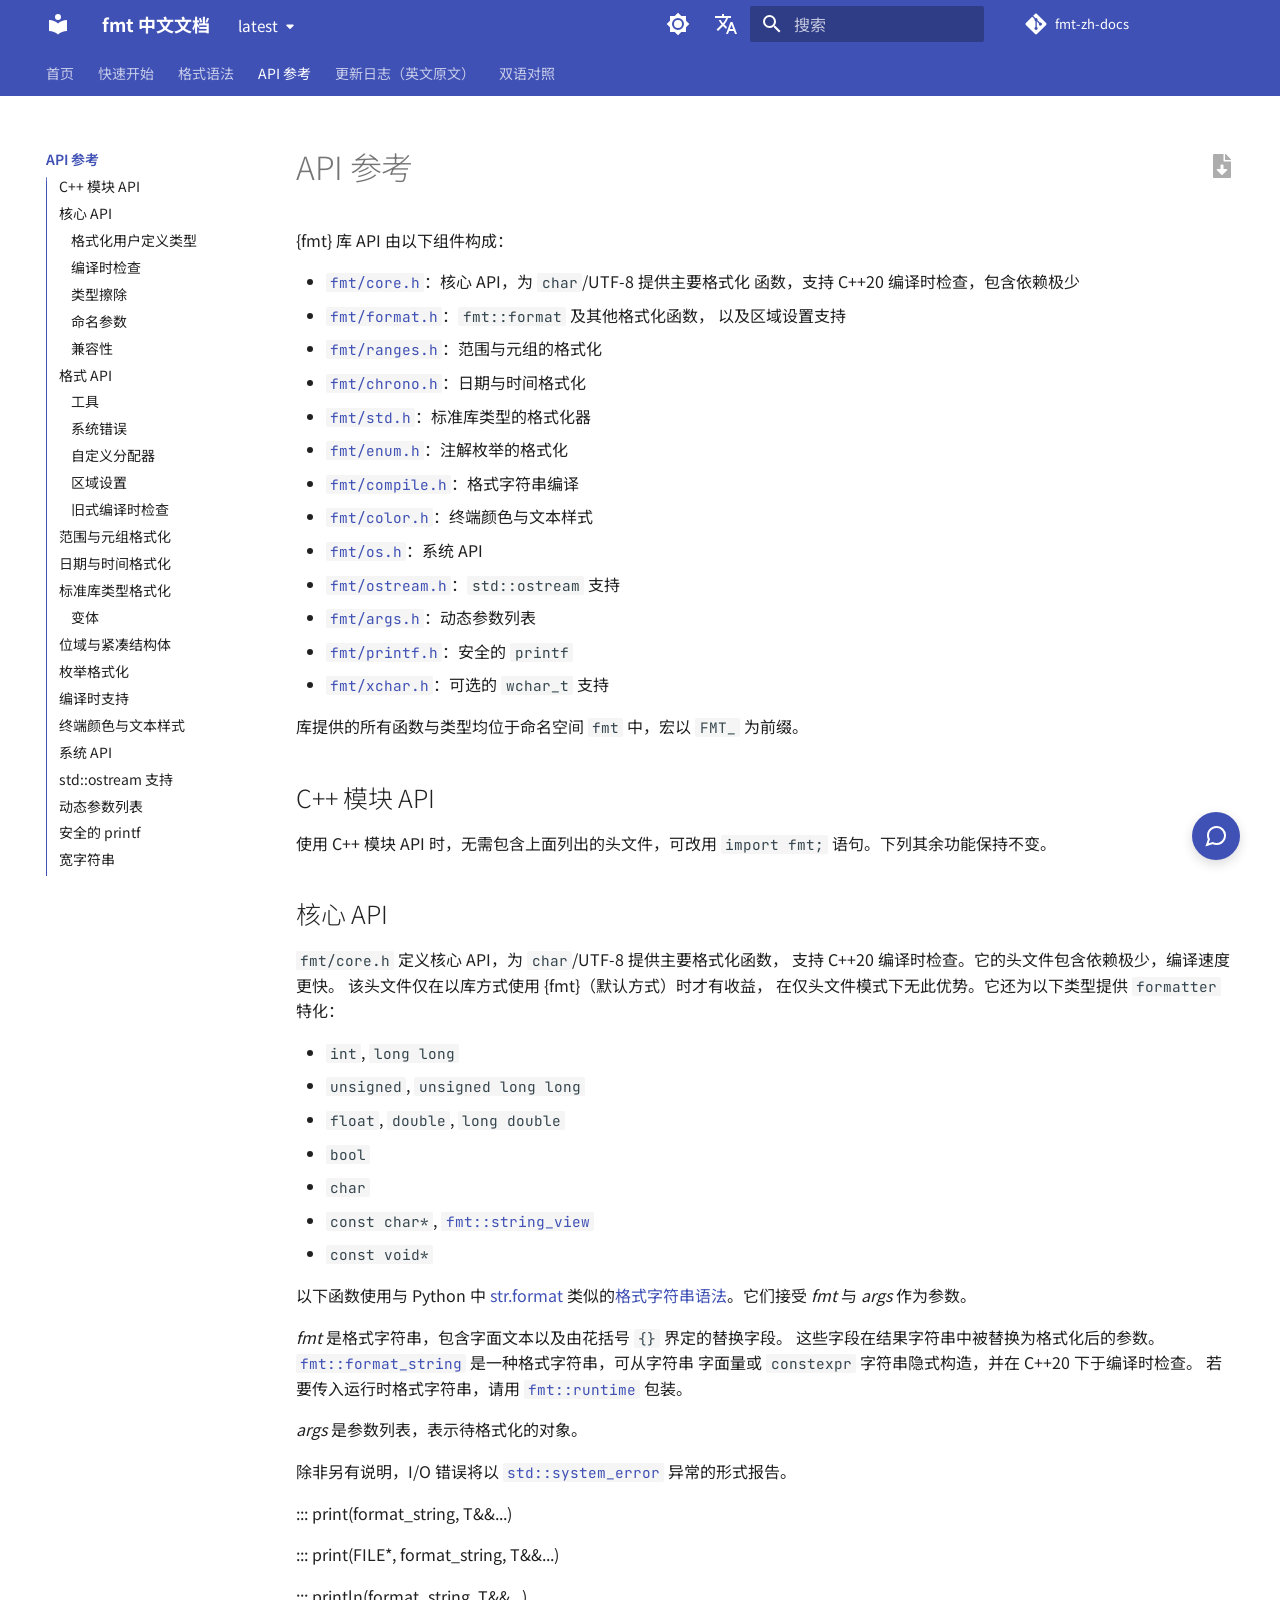
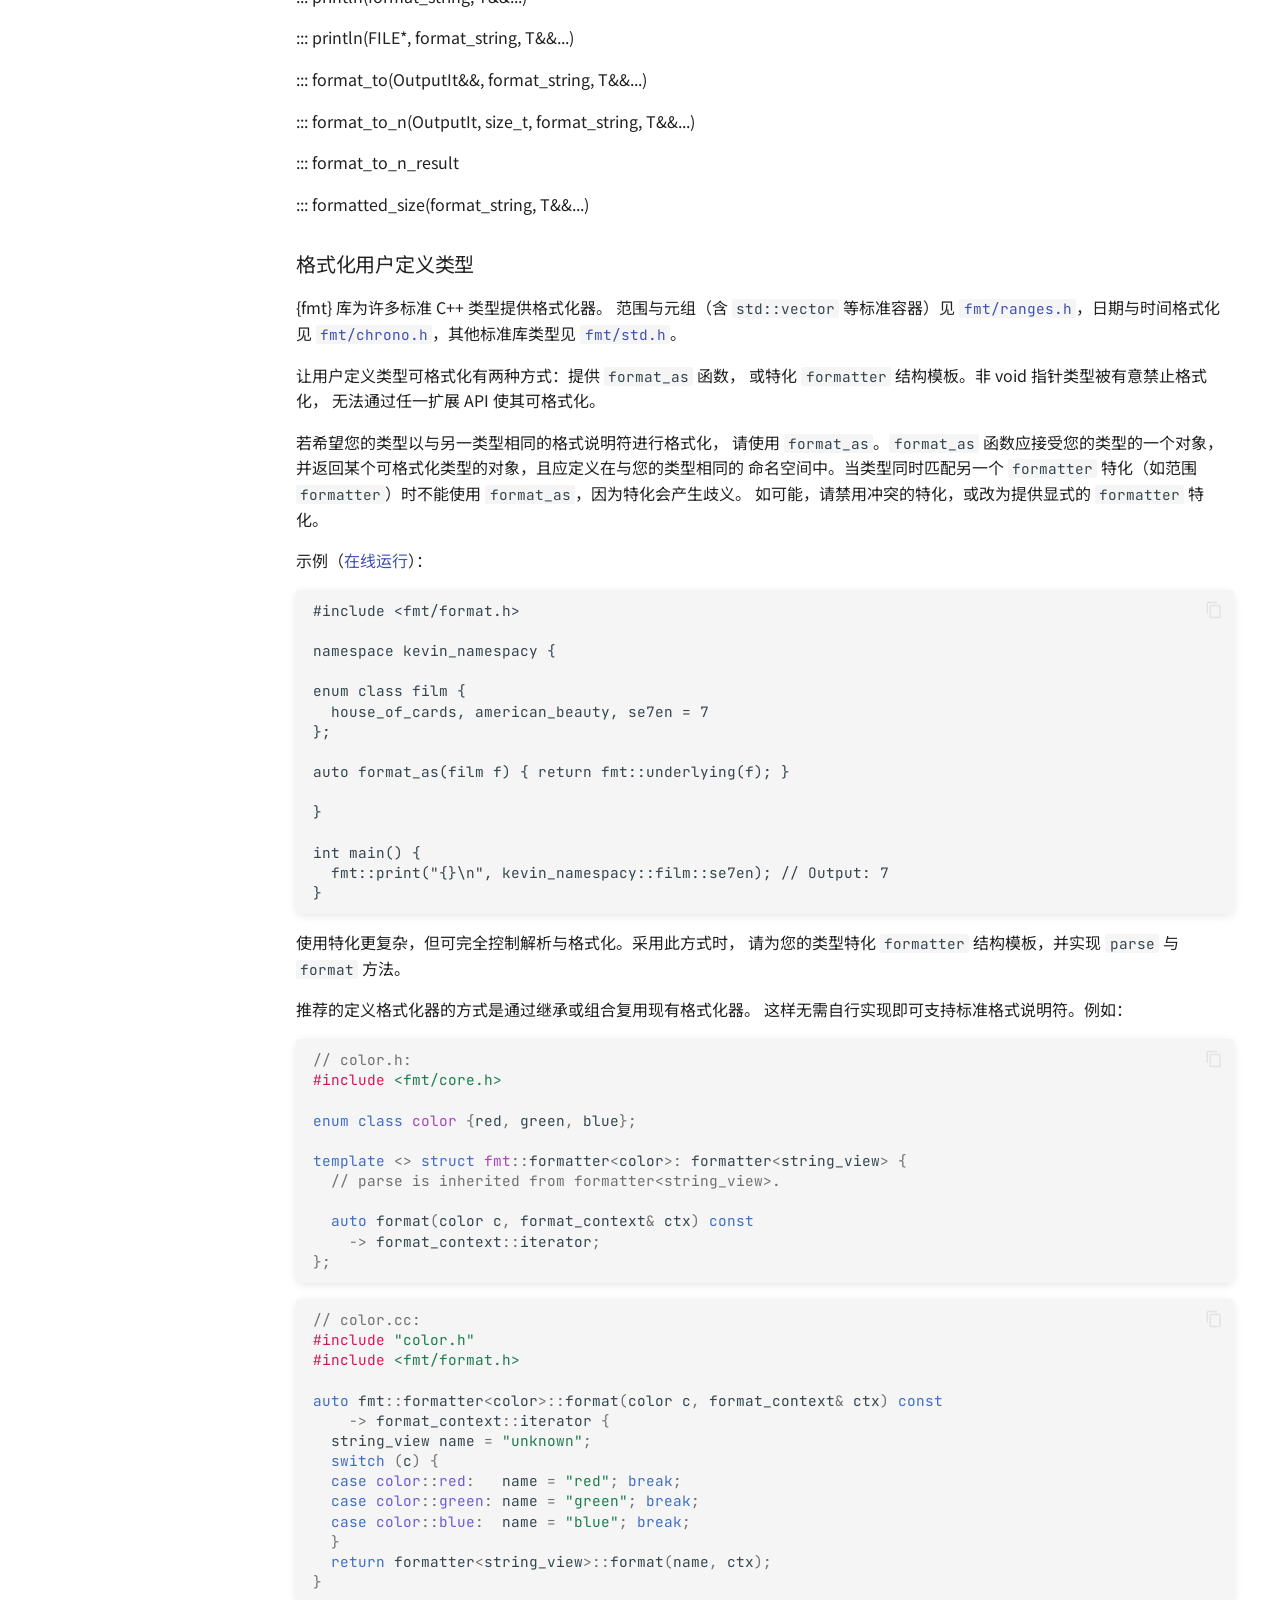
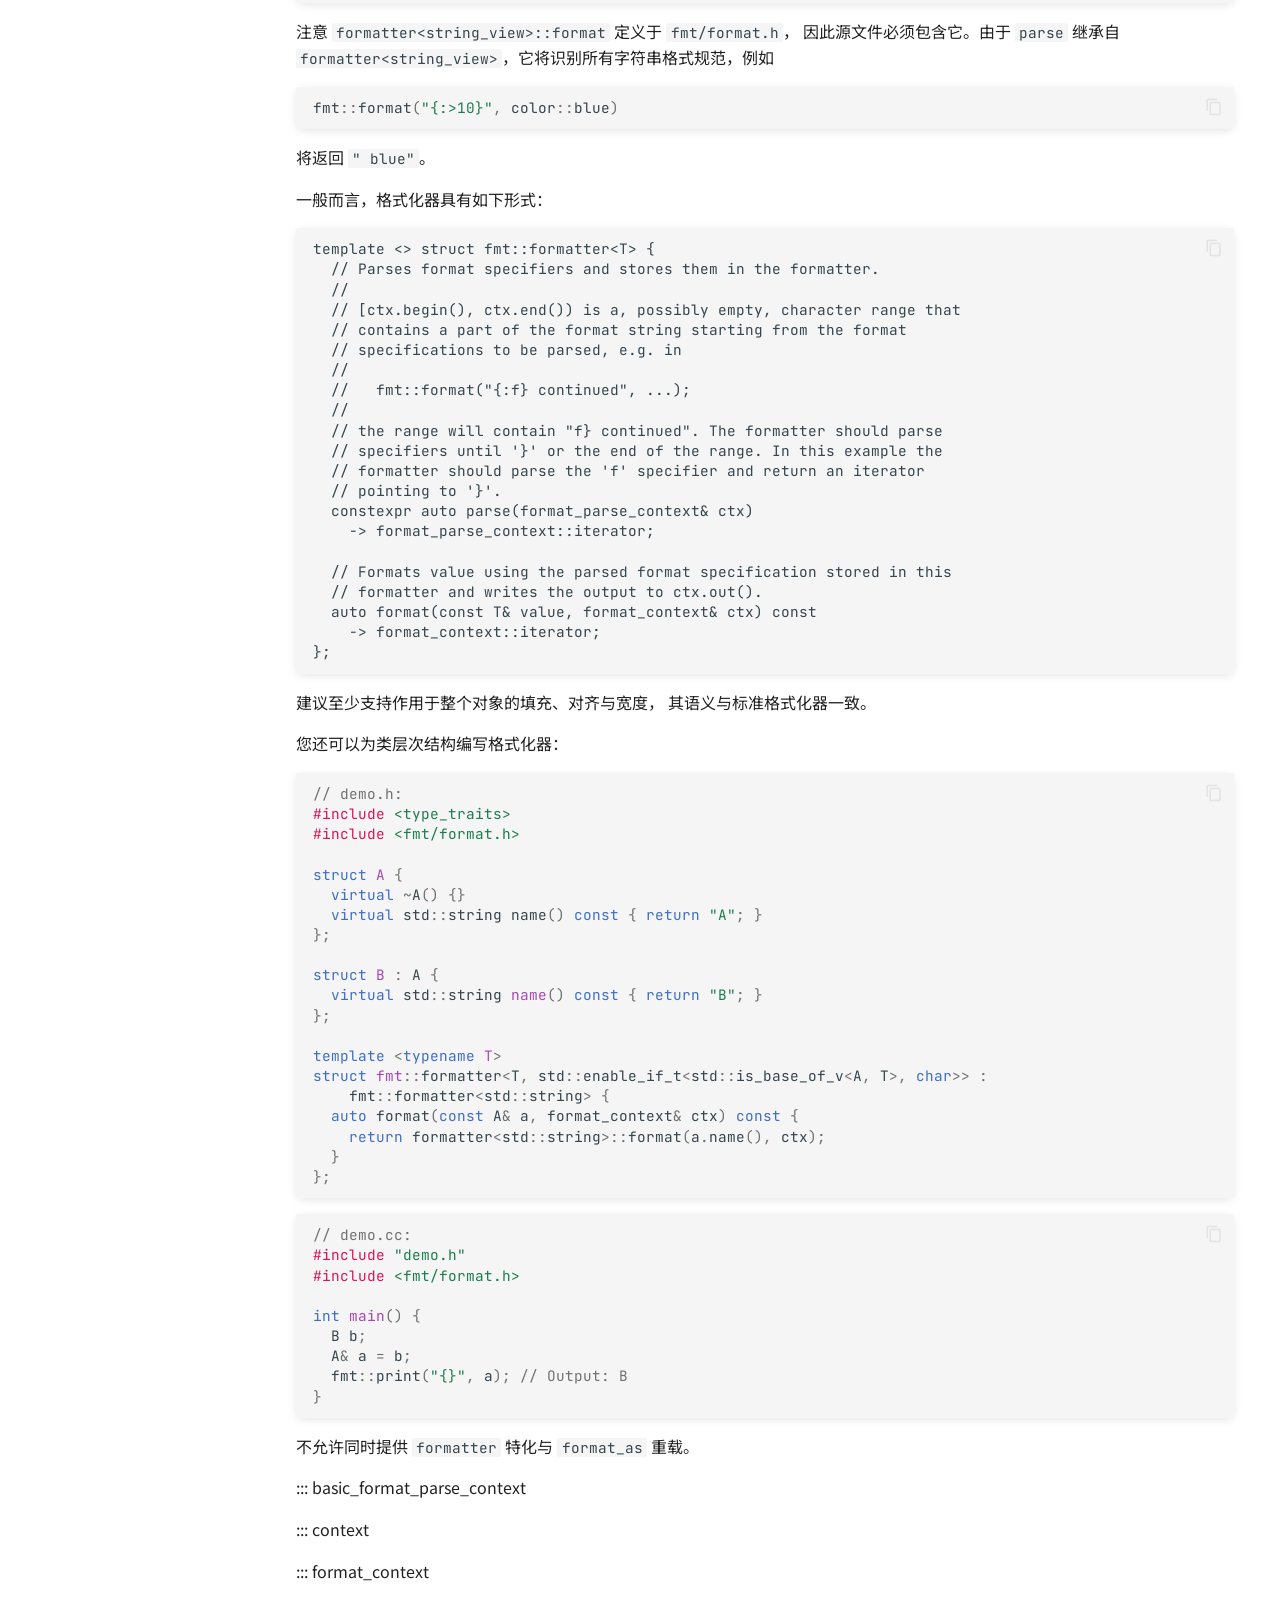
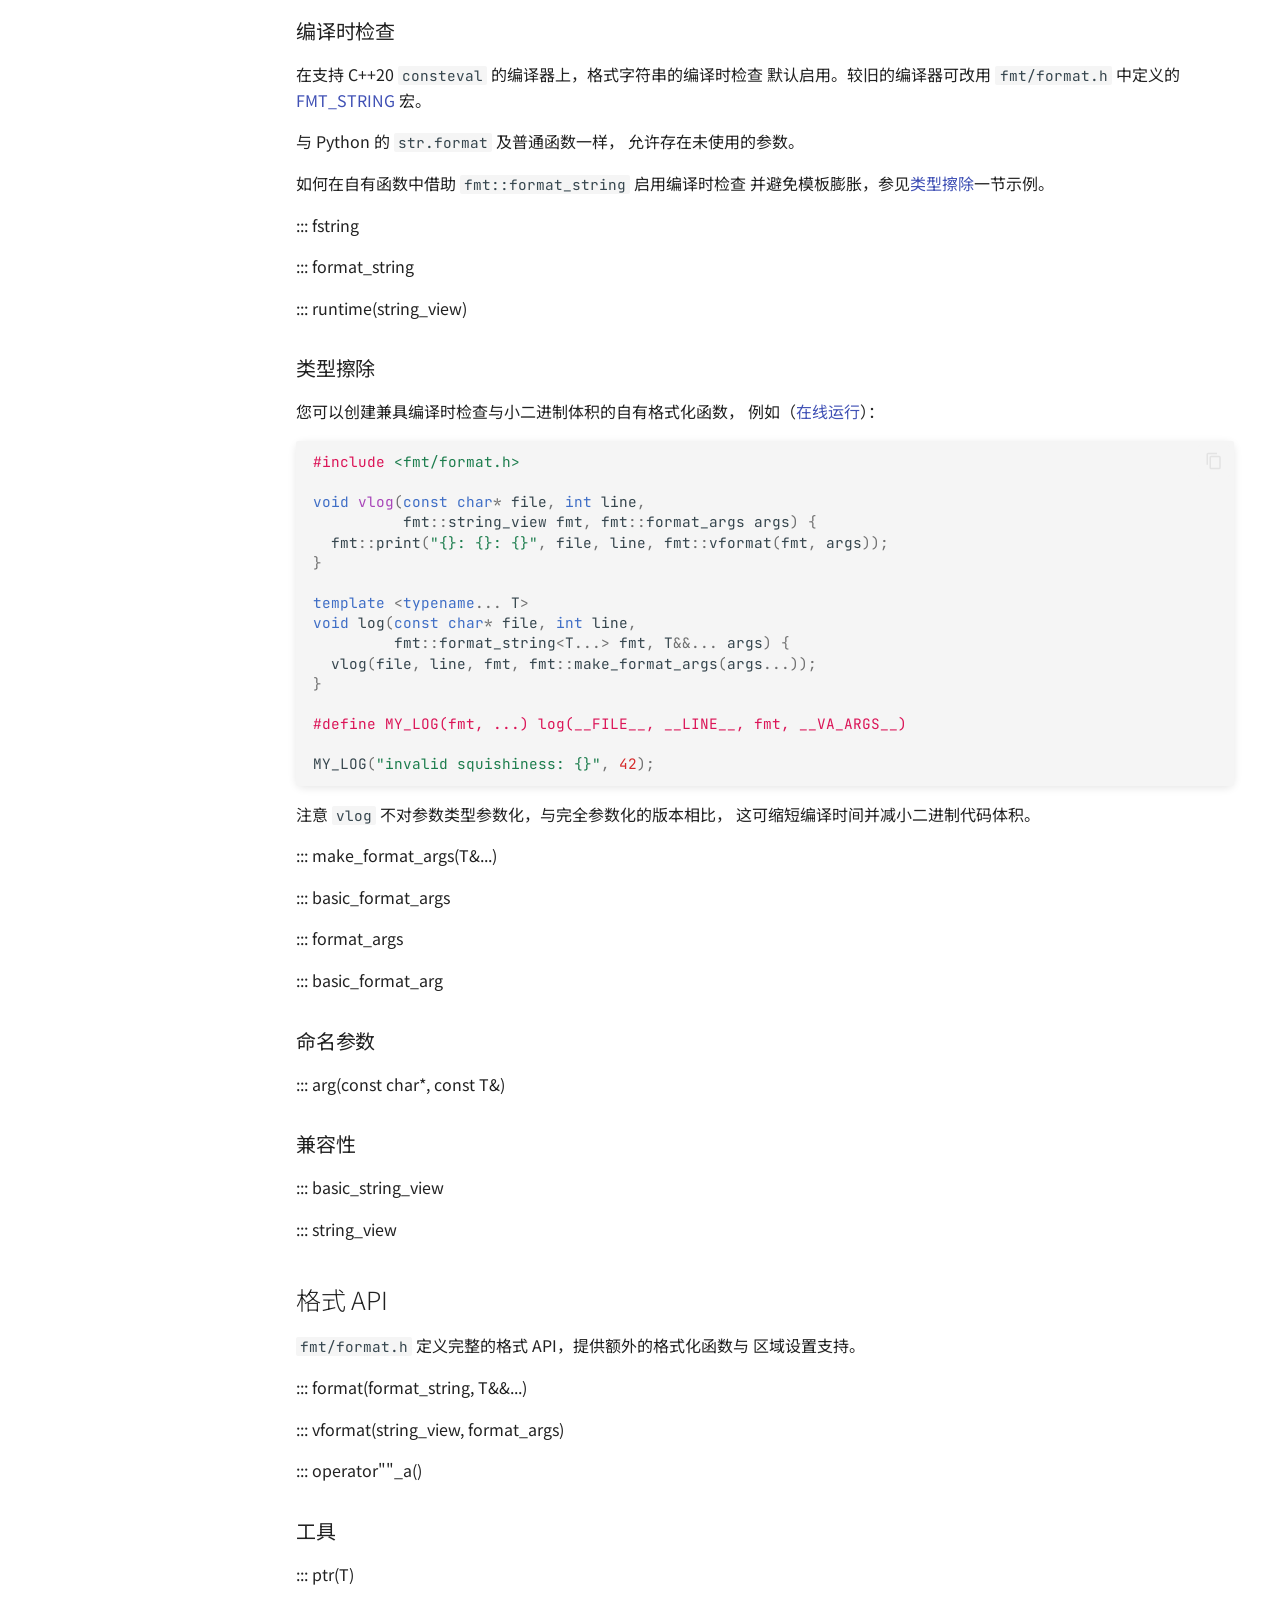
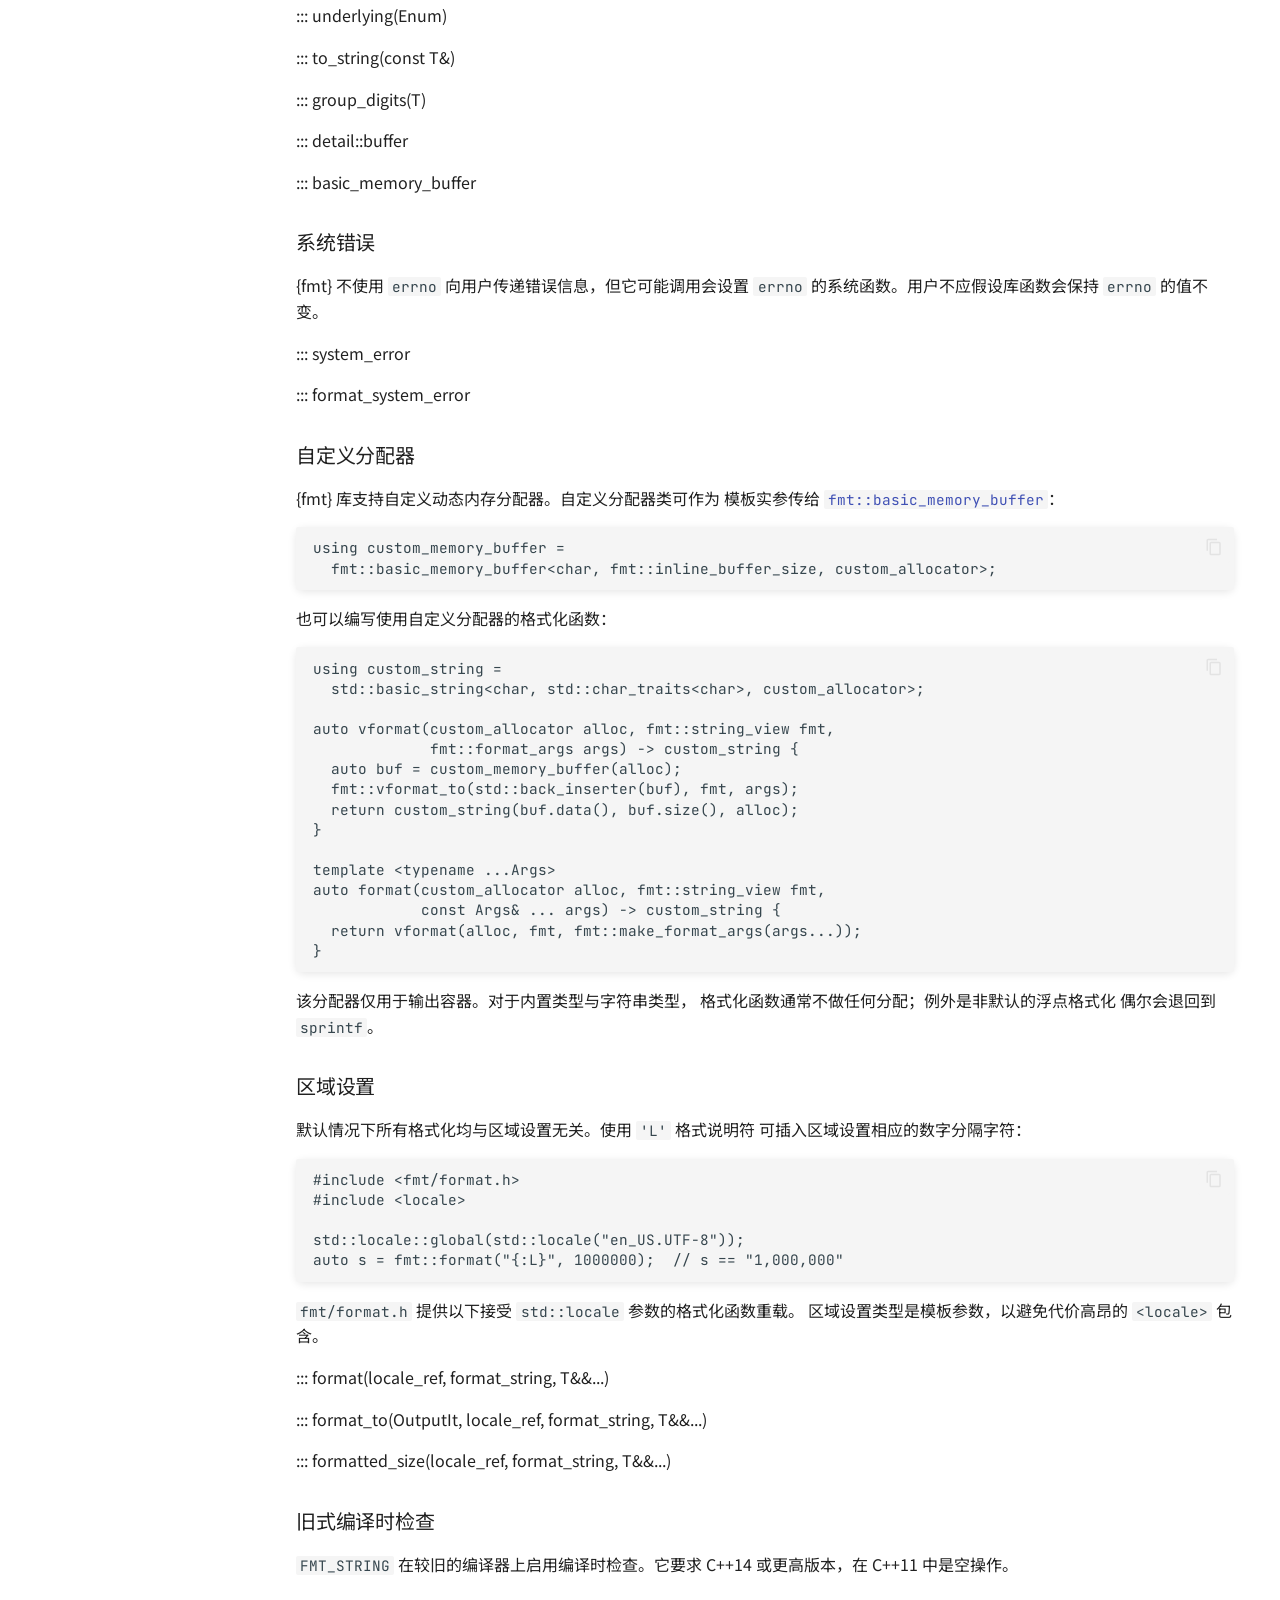
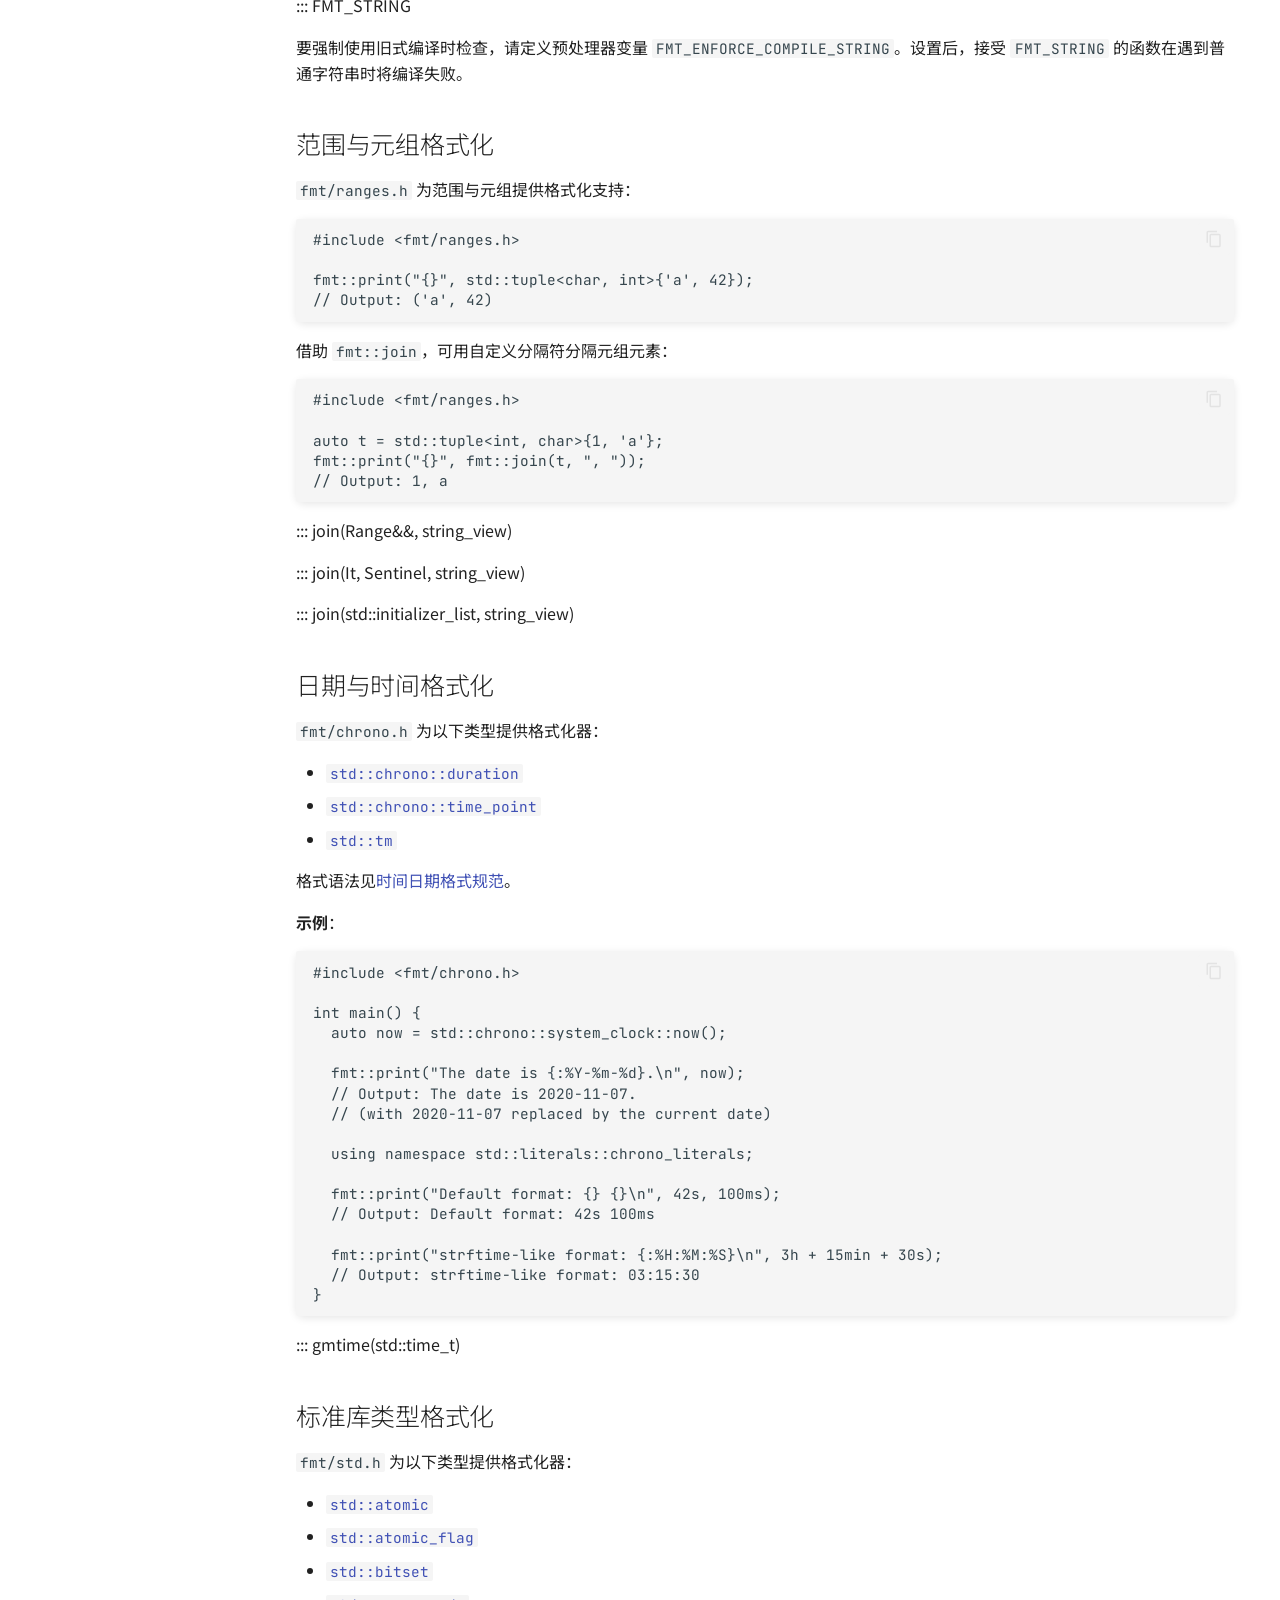
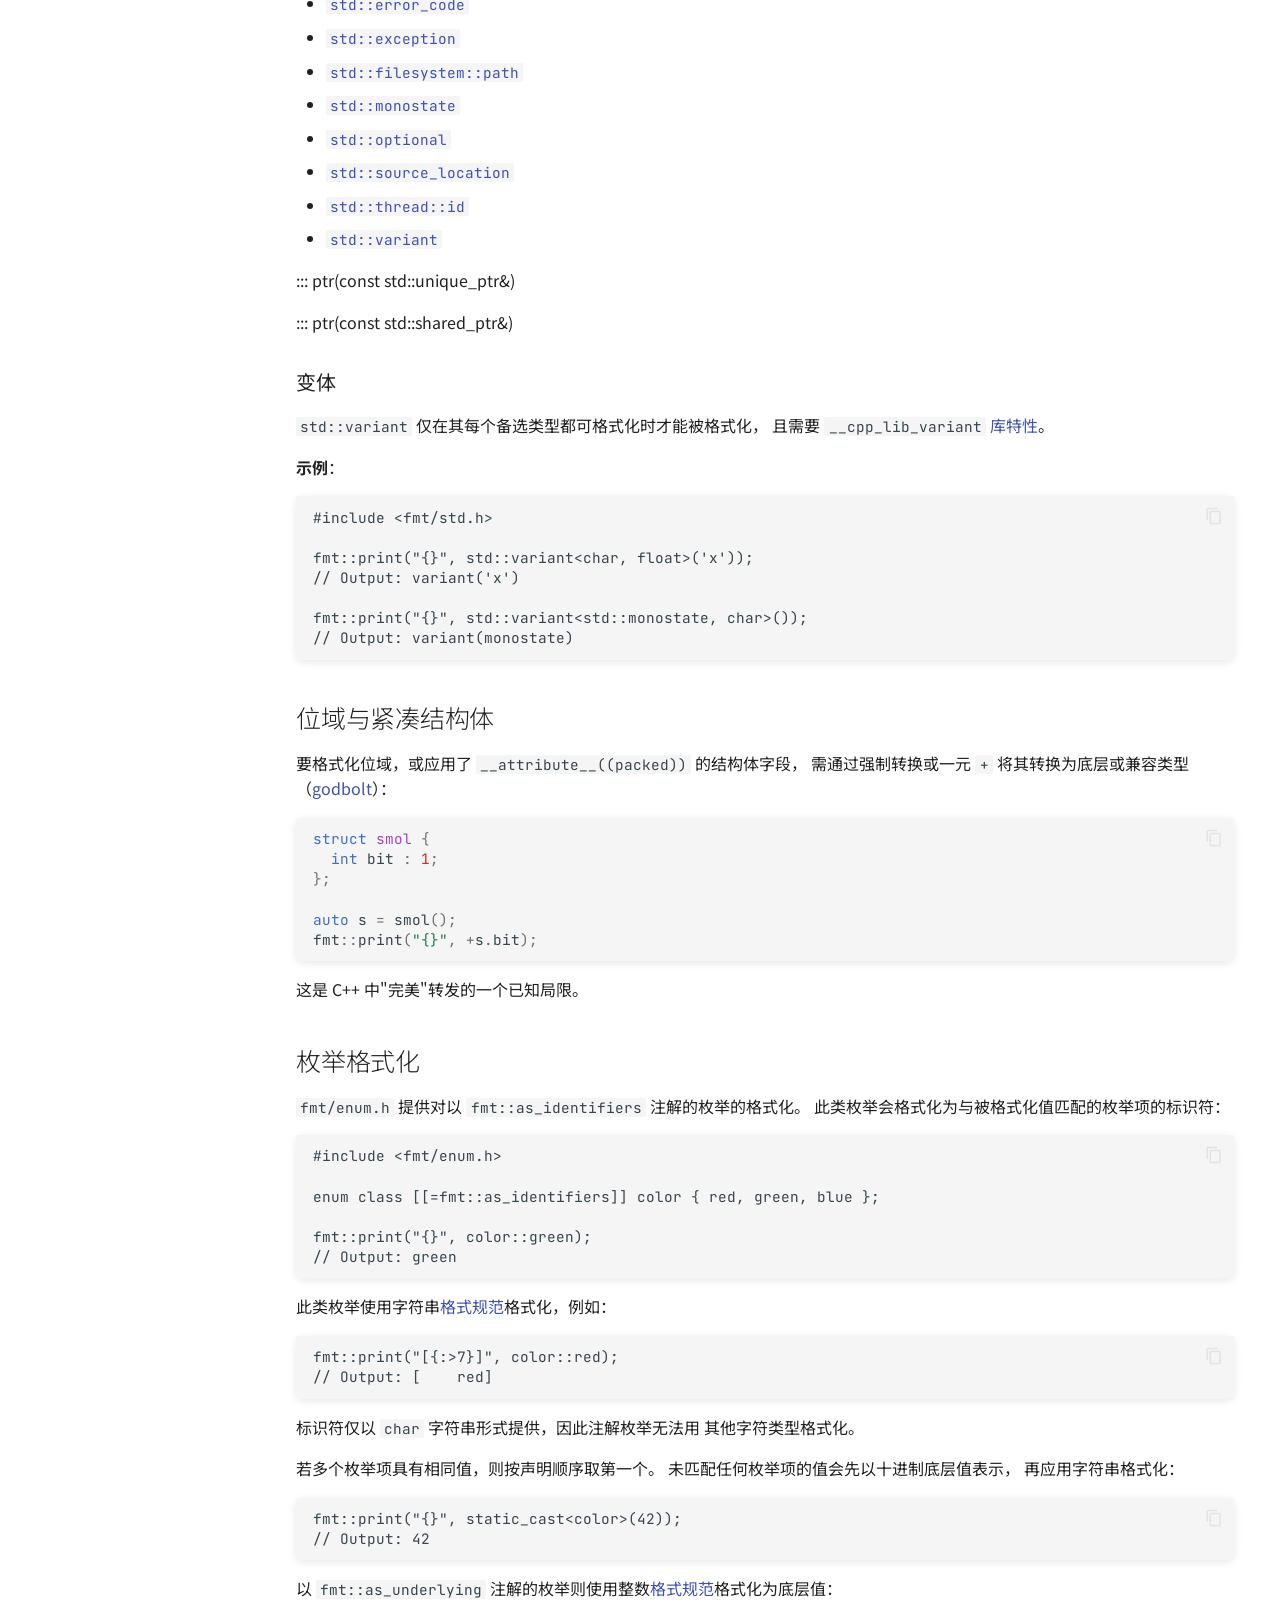
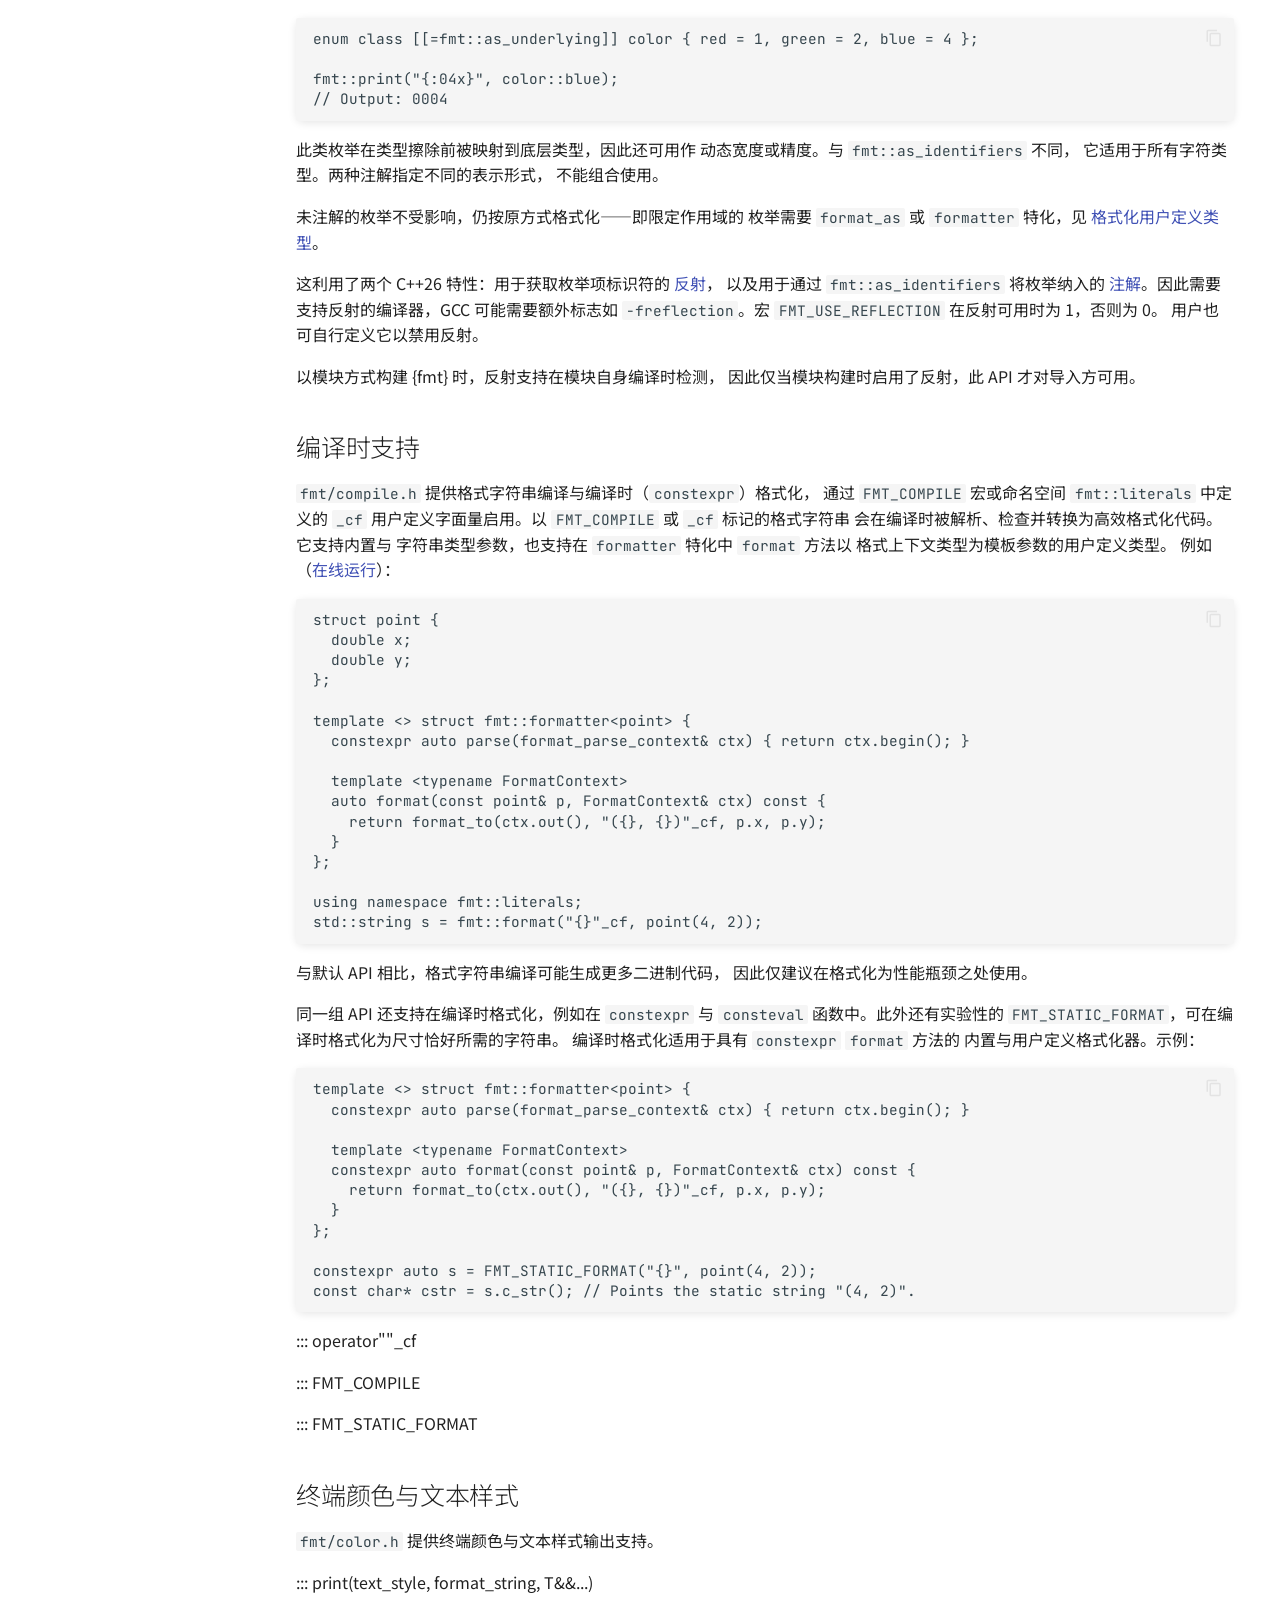
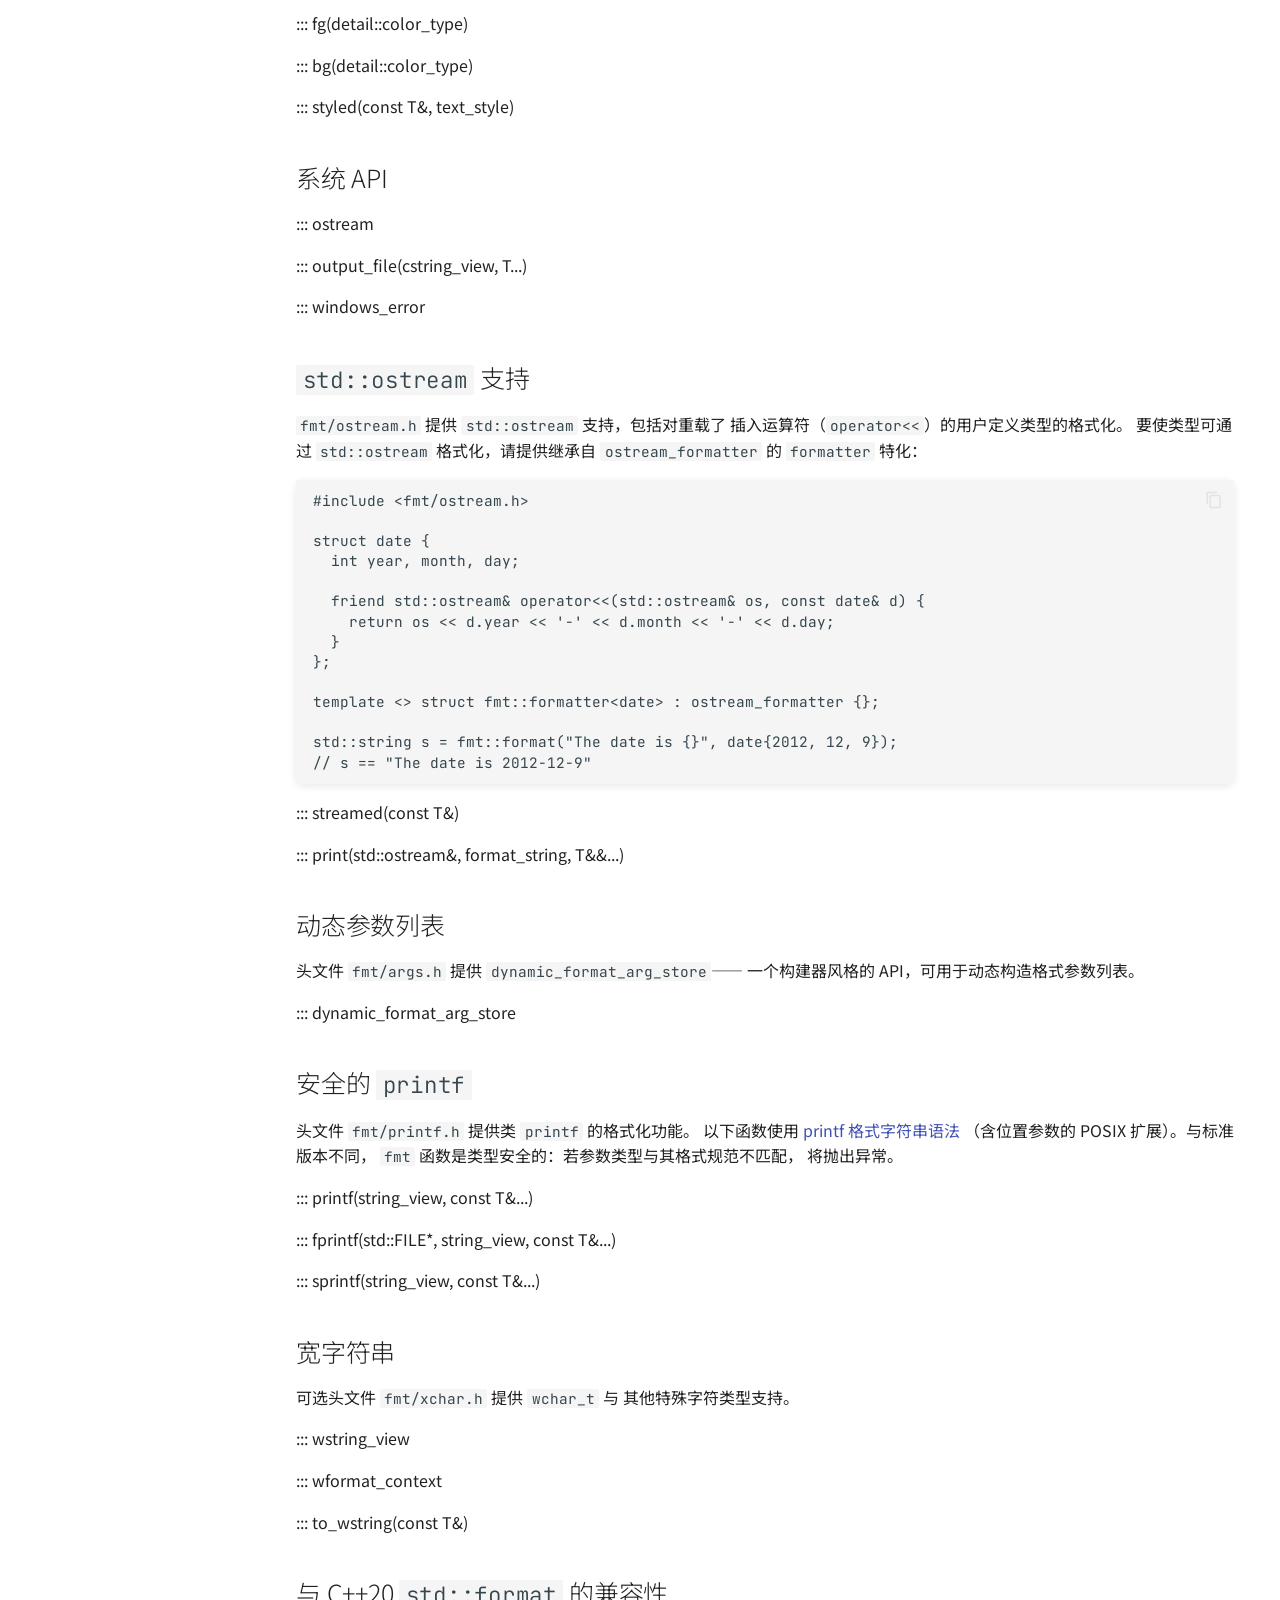
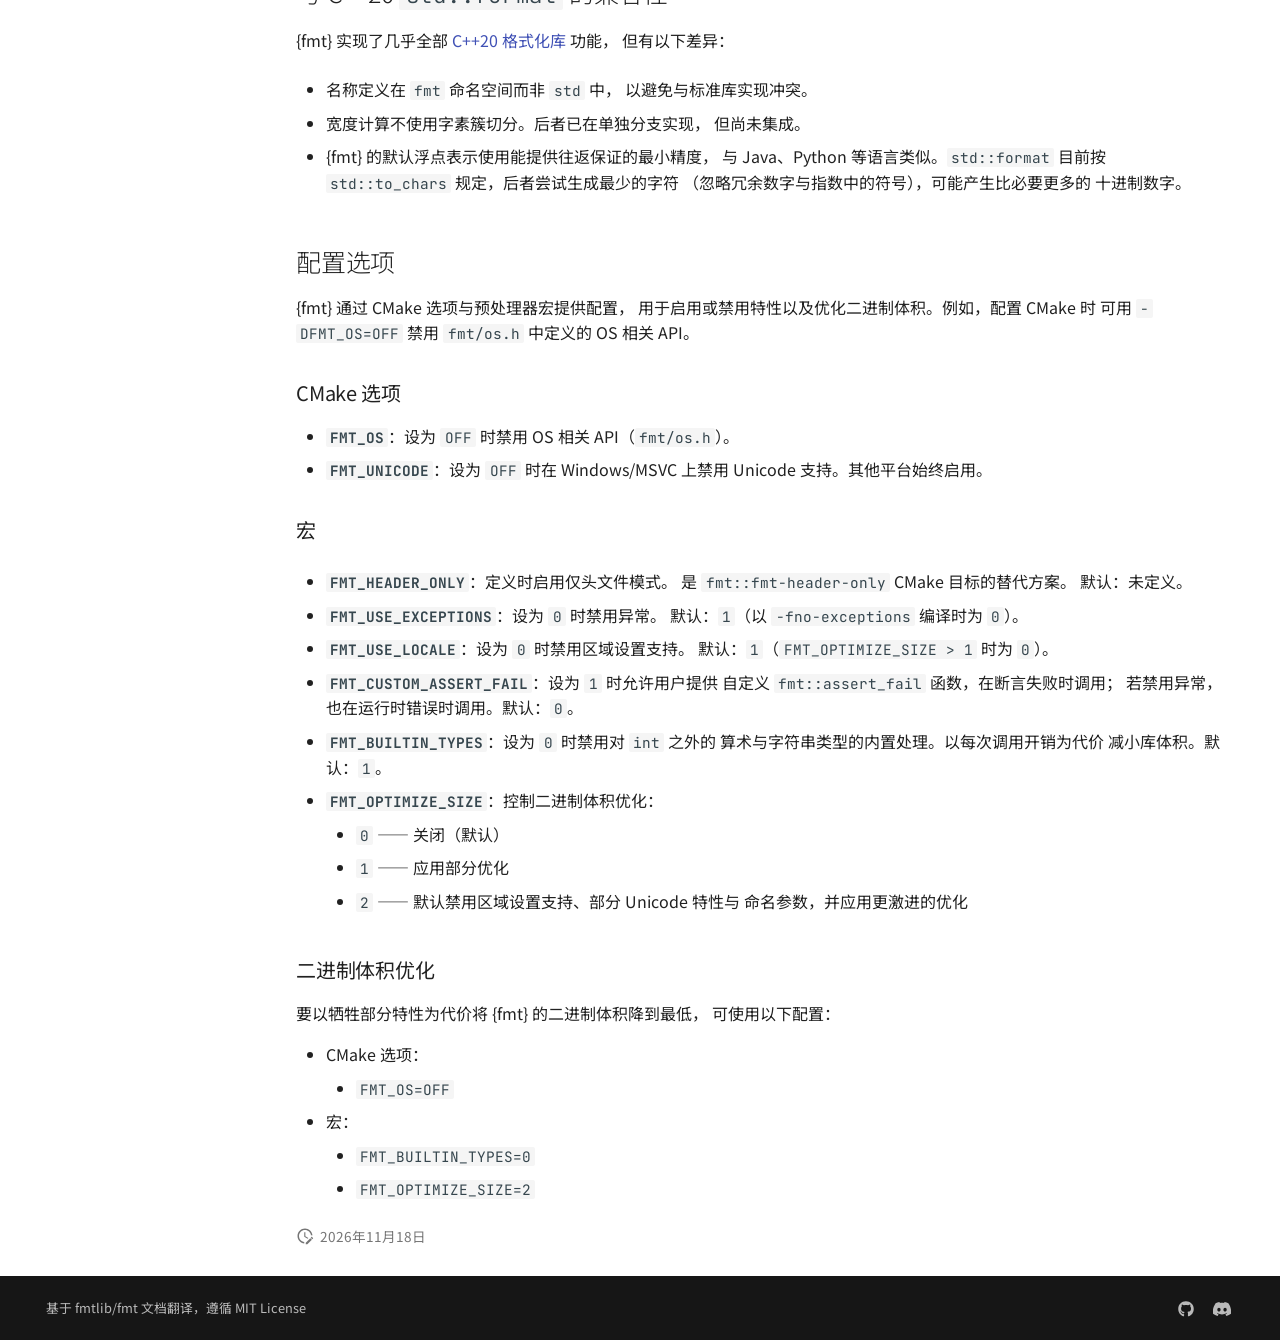
<file: latest/api/index.html>
<!doctype html>
<html lang="zh" class="no-js">
  <head>
    
      <meta charset="utf-8">
      <meta name="viewport" content="width=device-width,initial-scale=1">
      
        <meta name="description" content="{fmt} 库官方文档中文翻译版">
      
      
        <meta name="author" content="fmt 中文文档翻译组">
      
      
        <link rel="canonical" href="https://jxsword.github.io/fmt-zh-docs/latest/api/">
      
      
        <link rel="prev" href="../syntax/">
      
      
        <link rel="next" href="../ChangeLog-old/">
      
      
        
          <link rel="alternate" href="https://fmt.dev/latest/" hreflang="en">
        
      
      
      <link rel="icon" href="../assets/images/favicon.png">
      <meta name="generator" content="mkdocs-1.6.1, mkdocs-material-9.8.1">
    
    
      
        <title>API 参考 - fmt 中文文档</title>
      
    
    
      <link rel="stylesheet" href="../assets/stylesheets/main.57a0d79d.min.css">
      
        
        <link rel="stylesheet" href="../assets/stylesheets/palette.fb2fffe2.min.css">
      
      


    
    
      
    
    
      
        
        
        <link rel="preconnect" href="https://fonts.gstatic.com" crossorigin>
        <link rel="stylesheet" href="https://fonts.googleapis.com/css?family=Noto+Sans+SC:300,300i,400,400i,700,700i%7CJetBrains+Mono:400,400i,700,700i&display=fallback">
        <style>:root{--md-text-font:"Noto Sans SC";--md-code-font:"JetBrains Mono"}</style>
      
    
    
      <link rel="stylesheet" href="../assets/css/custom.css">
    
      <link rel="stylesheet" href="../assets/css/bilingual.css">
    
    <script>__md_scope=new URL("..",location),__md_hash=e=>[...e].reduce(((e,_)=>(e<<5)-e+_.charCodeAt(0)),0),__md_get=(e,_=localStorage,t=__md_scope)=>JSON.parse(_.getItem(t.pathname+"."+e)),__md_set=(e,_,t=localStorage,a=__md_scope)=>{try{t.setItem(a.pathname+"."+e,JSON.stringify(_))}catch(e){}}</script>
    
      
  


  
  

<script id="__analytics">function __md_analytics(){function e(){dataLayer.push(arguments)}window.dataLayer=window.dataLayer||[],e("js",new Date),e("config","G-XXXXXXXXXX"),document.addEventListener("DOMContentLoaded",(function(){document.forms.search&&document.forms.search.query.addEventListener("blur",(function(){this.value&&e("event","search",{search_term:this.value})}));document$.subscribe((function(){var t=document.forms.feedback;if(void 0!==t)for(var a of t.querySelectorAll("[type=submit]"))a.addEventListener("click",(function(a){a.preventDefault();var n=document.location.pathname,d=this.getAttribute("data-md-value");e("event","feedback",{page:n,data:d}),t.firstElementChild.disabled=!0;var r=t.querySelector(".md-feedback__note [data-md-value='"+d+"']");r&&(r.hidden=!1)})),t.hidden=!1})),location$.subscribe((function(t){e("config","G-XXXXXXXXXX",{page_path:t.pathname})}))}));var t=document.createElement("script");t.async=!0,t.src="https://www.googletagmanager.com/gtag/js?id=G-XXXXXXXXXX",document.getElementById("__analytics").insertAdjacentElement("afterEnd",t)}</script>
  
    <script>"undefined"!=typeof __md_analytics&&__md_analytics()</script>
  

    
    
  </head>
  
  
    
    
      
    
    
    
    
    <body dir="ltr" data-md-color-scheme="default" data-md-color-primary="indigo" data-md-color-accent="indigo">
  
    
    <input class="md-toggle" data-md-toggle="drawer" type="checkbox" id="__drawer" autocomplete="off">
    <input class="md-toggle" data-md-toggle="search" type="checkbox" id="__search" autocomplete="off">
    <label class="md-overlay" for="__drawer"></label>
    <div data-md-component="skip">
      
        
        <a href="#api" class="md-skip">
          跳转至
        </a>
      
    </div>
    <div data-md-component="announce">
      
    </div>
    
      <div data-md-color-scheme="default" data-md-component="outdated" hidden>
        
      </div>
    
    
      

<header class="md-header" data-md-component="header">
  <nav class="md-header__inner md-grid" aria-label="页眉">
    <a href=".." title="fmt 中文文档" class="md-header__button md-logo" aria-label="fmt 中文文档" data-md-component="logo">
      
  
  <svg xmlns="http://www.w3.org/2000/svg" viewBox="0 0 24 24"><path d="M12 8a3 3 0 0 0 3-3 3 3 0 0 0-3-3 3 3 0 0 0-3 3 3 3 0 0 0 3 3m0 3.54C9.64 9.35 6.5 8 3 8v11c3.5 0 6.64 1.35 9 3.54 2.36-2.19 5.5-3.54 9-3.54V8c-3.5 0-6.64 1.35-9 3.54"/></svg>

    </a>
    <label class="md-header__button md-icon" for="__drawer">
      
      <svg xmlns="http://www.w3.org/2000/svg" viewBox="0 0 24 24"><path d="M3 6h18v2H3zm0 5h18v2H3zm0 5h18v2H3z"/></svg>
    </label>
    <div class="md-header__title" data-md-component="header-title">
      <div class="md-header__ellipsis">
        <div class="md-header__topic">
          <span class="md-ellipsis">
            fmt 中文文档
          </span>
        </div>
        <div class="md-header__topic" data-md-component="header-topic">
          <span class="md-ellipsis">
            
              API 参考
            
          </span>
        </div>
      </div>
    </div>
    
      
        <form class="md-header__option" data-md-component="palette">
  
    
    
    
    <input class="md-option" data-md-color-media="" data-md-color-scheme="default" data-md-color-primary="indigo" data-md-color-accent="indigo"  aria-label="切换到深色模式"  type="radio" name="__palette" id="__palette_0">
    
      <label class="md-header__button md-icon" title="切换到深色模式" for="__palette_1" hidden>
        <svg xmlns="http://www.w3.org/2000/svg" viewBox="0 0 24 24"><path d="M12 8a4 4 0 0 0-4 4 4 4 0 0 0 4 4 4 4 0 0 0 4-4 4 4 0 0 0-4-4m0 10a6 6 0 0 1-6-6 6 6 0 0 1 6-6 6 6 0 0 1 6 6 6 6 0 0 1-6 6m8-9.31V4h-4.69L12 .69 8.69 4H4v4.69L.69 12 4 15.31V20h4.69L12 23.31 15.31 20H20v-4.69L23.31 12z"/></svg>
      </label>
    
  
    
    
    
    <input class="md-option" data-md-color-media="" data-md-color-scheme="slate" data-md-color-primary="indigo" data-md-color-accent="indigo"  aria-label="切换到浅色模式"  type="radio" name="__palette" id="__palette_1">
    
      <label class="md-header__button md-icon" title="切换到浅色模式" for="__palette_0" hidden>
        <svg xmlns="http://www.w3.org/2000/svg" viewBox="0 0 24 24"><path d="M12 18c-.89 0-1.74-.2-2.5-.55C11.56 16.5 13 14.42 13 12s-1.44-4.5-3.5-5.45C10.26 6.2 11.11 6 12 6a6 6 0 0 1 6 6 6 6 0 0 1-6 6m8-9.31V4h-4.69L12 .69 8.69 4H4v4.69L.69 12 4 15.31V20h4.69L12 23.31 15.31 20H20v-4.69L23.31 12z"/></svg>
      </label>
    
  
</form>
      
    
    
      <script>var palette=__md_get("__palette");if(palette&&palette.color){if("(prefers-color-scheme)"===palette.color.media){var media=matchMedia("(prefers-color-scheme: light)"),input=document.querySelector(media.matches?"[data-md-color-media='(prefers-color-scheme: light)']":"[data-md-color-media='(prefers-color-scheme: dark)']");palette.color.media=input.getAttribute("data-md-color-media"),palette.color.scheme=input.getAttribute("data-md-color-scheme"),palette.color.primary=input.getAttribute("data-md-color-primary"),palette.color.accent=input.getAttribute("data-md-color-accent")}for(var[key,value]of Object.entries(palette.color))document.body.setAttribute("data-md-color-"+key,value)}</script>
    
    
      <div class="md-header__option">
  <div class="md-select">
    
    <button class="md-header__button md-icon" aria-label="选择当前语言">
      <svg xmlns="http://www.w3.org/2000/svg" viewBox="0 0 24 24"><path d="m12.87 15.07-2.54-2.51.03-.03A17.5 17.5 0 0 0 14.07 6H17V4h-7V2H8v2H1v2h11.17C11.5 7.92 10.44 9.75 9 11.35 8.07 10.32 7.3 9.19 6.69 8h-2c.73 1.63 1.73 3.17 2.98 4.56l-5.09 5.02L4 19l5-5 3.11 3.11zM18.5 10h-2L12 22h2l1.12-3h4.75L21 22h2zm-2.62 7 1.62-4.33L19.12 17z"/></svg>
    </button>
    <div class="md-select__inner">
      <ul class="md-select__list">
        
          <li class="md-select__item">
            <a href="https://fmt.dev/latest/" hreflang="en" class="md-select__link">
              English (Original)
            </a>
          </li>
        
      </ul>
    </div>
  </div>
</div>
    
    
      
      
        <label class="md-header__button md-icon" for="__search">
          
          <svg xmlns="http://www.w3.org/2000/svg" viewBox="0 0 24 24"><path d="M9.5 3A6.5 6.5 0 0 1 16 9.5c0 1.61-.59 3.09-1.56 4.23l.27.27h.79l5 5-1.5 1.5-5-5v-.79l-.27-.27A6.52 6.52 0 0 1 9.5 16 6.5 6.5 0 0 1 3 9.5 6.5 6.5 0 0 1 9.5 3m0 2C7 5 5 7 5 9.5S7 14 9.5 14 14 12 14 9.5 12 5 9.5 5"/></svg>
        </label>
        <div class="md-search" data-md-component="search" role="dialog">
  <label class="md-search__overlay" for="__search"></label>
  <div class="md-search__inner" role="search">
    <form class="md-search__form" name="search">
      <input type="text" class="md-search__input" name="query" aria-label="搜索" placeholder="搜索" autocapitalize="off" autocorrect="off" autocomplete="off" spellcheck="false" data-md-component="search-query" required>
      <label class="md-search__icon md-icon" for="__search">
        
        <svg xmlns="http://www.w3.org/2000/svg" viewBox="0 0 24 24"><path d="M9.5 3A6.5 6.5 0 0 1 16 9.5c0 1.61-.59 3.09-1.56 4.23l.27.27h.79l5 5-1.5 1.5-5-5v-.79l-.27-.27A6.52 6.52 0 0 1 9.5 16 6.5 6.5 0 0 1 3 9.5 6.5 6.5 0 0 1 9.5 3m0 2C7 5 5 7 5 9.5S7 14 9.5 14 14 12 14 9.5 12 5 9.5 5"/></svg>
        
        <svg xmlns="http://www.w3.org/2000/svg" viewBox="0 0 24 24"><path d="M20 11v2H8l5.5 5.5-1.42 1.42L4.16 12l7.92-7.92L13.5 5.5 8 11z"/></svg>
      </label>
      <nav class="md-search__options" aria-label="查找">
        
          <a href="javascript:void(0)" class="md-search__icon md-icon" title="分享" aria-label="分享" data-clipboard data-clipboard-text="" data-md-component="search-share" tabindex="-1">
            
            <svg xmlns="http://www.w3.org/2000/svg" viewBox="0 0 24 24"><path d="M18 16.08c-.76 0-1.44.3-1.96.77L8.91 12.7c.05-.23.09-.46.09-.7s-.04-.47-.09-.7l7.05-4.11c.54.5 1.25.81 2.04.81a3 3 0 0 0 3-3 3 3 0 0 0-3-3 3 3 0 0 0-3 3c0 .24.04.47.09.7L8.04 9.81C7.5 9.31 6.79 9 6 9a3 3 0 0 0-3 3 3 3 0 0 0 3 3c.79 0 1.5-.31 2.04-.81l7.12 4.15c-.05.21-.08.43-.08.66 0 1.61 1.31 2.91 2.92 2.91s2.92-1.3 2.92-2.91A2.92 2.92 0 0 0 18 16.08"/></svg>
          </a>
        
        <button type="reset" class="md-search__icon md-icon" title="清空当前内容" aria-label="清空当前内容" tabindex="-1">
          
          <svg xmlns="http://www.w3.org/2000/svg" viewBox="0 0 24 24"><path d="M19 6.41 17.59 5 12 10.59 6.41 5 5 6.41 10.59 12 5 17.59 6.41 19 12 13.41 17.59 19 19 17.59 13.41 12z"/></svg>
        </button>
      </nav>
      
    </form>
    <div class="md-search__output">
      <div class="md-search__scrollwrap" tabindex="0" data-md-scrollfix>
        <div class="md-search-result" data-md-component="search-result">
          <div class="md-search-result__meta">
            正在初始化搜索引擎
          </div>
          <ol class="md-search-result__list" role="presentation"></ol>
        </div>
      </div>
    </div>
  </div>
</div>
      
    
    
      <div class="md-header__source">
        <a href="https://github.com/jxsword/fmt-zh-docs" title="前往仓库" class="md-source" data-md-component="source">
  <div class="md-source__icon md-icon">
    
    <svg xmlns="http://www.w3.org/2000/svg" viewBox="0 0 448 512"><!--! Font Awesome Free 7.1.0 by @fontawesome - https://fontawesome.com License - https://fontawesome.com/license/free (Icons: CC BY 4.0, Fonts: SIL OFL 1.1, Code: MIT License) Copyright 2025 Fonticons, Inc.--><path d="M439.6 236.1 244 40.5c-5.4-5.5-12.8-8.5-20.4-8.5s-15 3-20.4 8.4L162.5 81l51.5 51.5c27.1-9.1 52.7 16.8 43.4 43.7l49.7 49.7c34.2-11.8 61.2 31 35.5 56.7-26.5 26.5-70.2-2.9-56-37.3L240.3 199v121.9c25.3 12.5 22.3 41.8 9.1 55-6.4 6.4-15.2 10.1-24.3 10.1s-17.8-3.6-24.3-10.1c-17.6-17.6-11.1-46.9 11.2-56v-123c-20.8-8.5-24.6-30.7-18.6-45L142.6 101 8.5 235.1C3 240.6 0 247.9 0 255.5s3 15 8.5 20.4l195.6 195.7c5.4 5.4 12.7 8.4 20.4 8.4s15-3 20.4-8.4l194.7-194.7c5.4-5.4 8.4-12.8 8.4-20.4s-3-15-8.4-20.4"/></svg>
  </div>
  <div class="md-source__repository">
    fmt-zh-docs
  </div>
</a>
      </div>
    
  </nav>
  
</header>
    
    <div class="md-container" data-md-component="container">
      
      
        
          
            
<nav class="md-tabs" aria-label="标签" data-md-component="tabs">
  <div class="md-grid">
    <ul class="md-tabs__list">
      
        
  
  
  
  
    <li class="md-tabs__item">
      <a href=".." class="md-tabs__link">
        
  
  
    
  
  首页

      </a>
    </li>
  

      
        
  
  
  
  
    <li class="md-tabs__item">
      <a href="../get-started/" class="md-tabs__link">
        
  
  
    
  
  快速开始

      </a>
    </li>
  

      
        
  
  
  
  
    <li class="md-tabs__item">
      <a href="../syntax/" class="md-tabs__link">
        
  
  
    
  
  格式语法

      </a>
    </li>
  

      
        
  
  
  
    
  
  
    <li class="md-tabs__item md-tabs__item--active">
      <a href="./" class="md-tabs__link">
        
  
  
    
  
  API 参考

      </a>
    </li>
  

      
        
  
  
  
  
    <li class="md-tabs__item">
      <a href="../ChangeLog-old/" class="md-tabs__link">
        
  
  
    
  
  更新日志（英文原文）

      </a>
    </li>
  

      
        
  
  
  
  
    
    
      <li class="md-tabs__item">
        <a href="../bilingual/about/" class="md-tabs__link">
          
  
  
  双语对照

        </a>
      </li>
    
  

      
    </ul>
  </div>
</nav>
          
        
      
      <main class="md-main" data-md-component="main">
        <div class="md-main__inner md-grid">
          
            
              
              <div class="md-sidebar md-sidebar--primary" data-md-component="sidebar" data-md-type="navigation" >
                <div class="md-sidebar__scrollwrap">
                  <div class="md-sidebar__inner">
                    


  


  

<nav class="md-nav md-nav--primary md-nav--lifted md-nav--integrated" aria-label="导航栏" data-md-level="0">
  <label class="md-nav__title" for="__drawer">
    <a href=".." title="fmt 中文文档" class="md-nav__button md-logo" aria-label="fmt 中文文档" data-md-component="logo">
      
  
  <svg xmlns="http://www.w3.org/2000/svg" viewBox="0 0 24 24"><path d="M12 8a3 3 0 0 0 3-3 3 3 0 0 0-3-3 3 3 0 0 0-3 3 3 3 0 0 0 3 3m0 3.54C9.64 9.35 6.5 8 3 8v11c3.5 0 6.64 1.35 9 3.54 2.36-2.19 5.5-3.54 9-3.54V8c-3.5 0-6.64 1.35-9 3.54"/></svg>

    </a>
    fmt 中文文档
  </label>
  
    <div class="md-nav__source">
      <a href="https://github.com/jxsword/fmt-zh-docs" title="前往仓库" class="md-source" data-md-component="source">
  <div class="md-source__icon md-icon">
    
    <svg xmlns="http://www.w3.org/2000/svg" viewBox="0 0 448 512"><!--! Font Awesome Free 7.1.0 by @fontawesome - https://fontawesome.com License - https://fontawesome.com/license/free (Icons: CC BY 4.0, Fonts: SIL OFL 1.1, Code: MIT License) Copyright 2025 Fonticons, Inc.--><path d="M439.6 236.1 244 40.5c-5.4-5.5-12.8-8.5-20.4-8.5s-15 3-20.4 8.4L162.5 81l51.5 51.5c27.1-9.1 52.7 16.8 43.4 43.7l49.7 49.7c34.2-11.8 61.2 31 35.5 56.7-26.5 26.5-70.2-2.9-56-37.3L240.3 199v121.9c25.3 12.5 22.3 41.8 9.1 55-6.4 6.4-15.2 10.1-24.3 10.1s-17.8-3.6-24.3-10.1c-17.6-17.6-11.1-46.9 11.2-56v-123c-20.8-8.5-24.6-30.7-18.6-45L142.6 101 8.5 235.1C3 240.6 0 247.9 0 255.5s3 15 8.5 20.4l195.6 195.7c5.4 5.4 12.7 8.4 20.4 8.4s15-3 20.4-8.4l194.7-194.7c5.4-5.4 8.4-12.8 8.4-20.4s-3-15-8.4-20.4"/></svg>
  </div>
  <div class="md-source__repository">
    fmt-zh-docs
  </div>
</a>
    </div>
  
  <ul class="md-nav__list" data-md-scrollfix>
    
      
      
  
  
  
  
    <li class="md-nav__item">
      <a href=".." class="md-nav__link">
        
  
  
  <span class="md-ellipsis">
    
  
    首页
  

    
  </span>
  
  

      </a>
    </li>
  

    
      
      
  
  
  
  
    <li class="md-nav__item">
      <a href="../get-started/" class="md-nav__link">
        
  
  
  <span class="md-ellipsis">
    
  
    快速开始
  

    
  </span>
  
  

      </a>
    </li>
  

    
      
      
  
  
  
  
    <li class="md-nav__item">
      <a href="../syntax/" class="md-nav__link">
        
  
  
  <span class="md-ellipsis">
    
  
    格式语法
  

    
  </span>
  
  

      </a>
    </li>
  

    
      
      
  
  
    
  
  
  
    <li class="md-nav__item md-nav__item--active">
      
      <input class="md-nav__toggle md-toggle" type="checkbox" id="__toc">
      
      
        
      
      
        <label class="md-nav__link md-nav__link--active" for="__toc">
          
  
  
  <span class="md-ellipsis">
    
  
    API 参考
  

    
  </span>
  
  

          <span class="md-nav__icon md-icon"></span>
        </label>
      
      <a href="./" class="md-nav__link md-nav__link--active">
        
  
  
  <span class="md-ellipsis">
    
  
    API 参考
  

    
  </span>
  
  

      </a>
      
        

<nav class="md-nav md-nav--secondary" aria-label="目录">
  
  
  
    
  
  
    <label class="md-nav__title" for="__toc">
      <span class="md-nav__icon md-icon"></span>
      目录
    </label>
    <ul class="md-nav__list" data-md-component="toc" data-md-scrollfix>
      
        <li class="md-nav__item">
  <a href="#c-api" class="md-nav__link">
    <span class="md-ellipsis">
      
        C++ 模块 API
      
    </span>
  </a>
  
</li>
      
        <li class="md-nav__item">
  <a href="#api_1" class="md-nav__link">
    <span class="md-ellipsis">
      
        核心 API
      
    </span>
  </a>
  
    <nav class="md-nav" aria-label="核心 API">
      <ul class="md-nav__list">
        
          <li class="md-nav__item">
  <a href="#_1" class="md-nav__link">
    <span class="md-ellipsis">
      
        格式化用户定义类型
      
    </span>
  </a>
  
</li>
        
          <li class="md-nav__item">
  <a href="#_2" class="md-nav__link">
    <span class="md-ellipsis">
      
        编译时检查
      
    </span>
  </a>
  
</li>
        
          <li class="md-nav__item">
  <a href="#_3" class="md-nav__link">
    <span class="md-ellipsis">
      
        类型擦除
      
    </span>
  </a>
  
</li>
        
          <li class="md-nav__item">
  <a href="#_4" class="md-nav__link">
    <span class="md-ellipsis">
      
        命名参数
      
    </span>
  </a>
  
</li>
        
          <li class="md-nav__item">
  <a href="#_5" class="md-nav__link">
    <span class="md-ellipsis">
      
        兼容性
      
    </span>
  </a>
  
</li>
        
      </ul>
    </nav>
  
</li>
      
        <li class="md-nav__item">
  <a href="#api_2" class="md-nav__link">
    <span class="md-ellipsis">
      
        格式 API
      
    </span>
  </a>
  
    <nav class="md-nav" aria-label="格式 API">
      <ul class="md-nav__list">
        
          <li class="md-nav__item">
  <a href="#_6" class="md-nav__link">
    <span class="md-ellipsis">
      
        工具
      
    </span>
  </a>
  
</li>
        
          <li class="md-nav__item">
  <a href="#_7" class="md-nav__link">
    <span class="md-ellipsis">
      
        系统错误
      
    </span>
  </a>
  
</li>
        
          <li class="md-nav__item">
  <a href="#_8" class="md-nav__link">
    <span class="md-ellipsis">
      
        自定义分配器
      
    </span>
  </a>
  
</li>
        
          <li class="md-nav__item">
  <a href="#_9" class="md-nav__link">
    <span class="md-ellipsis">
      
        区域设置
      
    </span>
  </a>
  
</li>
        
          <li class="md-nav__item">
  <a href="#_10" class="md-nav__link">
    <span class="md-ellipsis">
      
        旧式编译时检查
      
    </span>
  </a>
  
</li>
        
      </ul>
    </nav>
  
</li>
      
        <li class="md-nav__item">
  <a href="#_11" class="md-nav__link">
    <span class="md-ellipsis">
      
        范围与元组格式化
      
    </span>
  </a>
  
</li>
      
        <li class="md-nav__item">
  <a href="#_12" class="md-nav__link">
    <span class="md-ellipsis">
      
        日期与时间格式化
      
    </span>
  </a>
  
</li>
      
        <li class="md-nav__item">
  <a href="#_13" class="md-nav__link">
    <span class="md-ellipsis">
      
        标准库类型格式化
      
    </span>
  </a>
  
    <nav class="md-nav" aria-label="标准库类型格式化">
      <ul class="md-nav__list">
        
          <li class="md-nav__item">
  <a href="#_14" class="md-nav__link">
    <span class="md-ellipsis">
      
        变体
      
    </span>
  </a>
  
</li>
        
      </ul>
    </nav>
  
</li>
      
        <li class="md-nav__item">
  <a href="#_15" class="md-nav__link">
    <span class="md-ellipsis">
      
        位域与紧凑结构体
      
    </span>
  </a>
  
</li>
      
        <li class="md-nav__item">
  <a href="#_16" class="md-nav__link">
    <span class="md-ellipsis">
      
        枚举格式化
      
    </span>
  </a>
  
</li>
      
        <li class="md-nav__item">
  <a href="#_17" class="md-nav__link">
    <span class="md-ellipsis">
      
        编译时支持
      
    </span>
  </a>
  
</li>
      
        <li class="md-nav__item">
  <a href="#_18" class="md-nav__link">
    <span class="md-ellipsis">
      
        终端颜色与文本样式
      
    </span>
  </a>
  
</li>
      
        <li class="md-nav__item">
  <a href="#api_3" class="md-nav__link">
    <span class="md-ellipsis">
      
        系统 API
      
    </span>
  </a>
  
</li>
      
        <li class="md-nav__item">
  <a href="#stdostream" class="md-nav__link">
    <span class="md-ellipsis">
      
        std::ostream 支持
      
    </span>
  </a>
  
</li>
      
        <li class="md-nav__item">
  <a href="#_19" class="md-nav__link">
    <span class="md-ellipsis">
      
        动态参数列表
      
    </span>
  </a>
  
</li>
      
        <li class="md-nav__item">
  <a href="#printf" class="md-nav__link">
    <span class="md-ellipsis">
      
        安全的 printf
      
    </span>
  </a>
  
</li>
      
        <li class="md-nav__item">
  <a href="#_20" class="md-nav__link">
    <span class="md-ellipsis">
      
        宽字符串
      
    </span>
  </a>
  
</li>
      
        <li class="md-nav__item">
  <a href="#c20-stdformat" class="md-nav__link">
    <span class="md-ellipsis">
      
        与 C++20 std::format 的兼容性
      
    </span>
  </a>
  
</li>
      
        <li class="md-nav__item">
  <a href="#_21" class="md-nav__link">
    <span class="md-ellipsis">
      
        配置选项
      
    </span>
  </a>
  
    <nav class="md-nav" aria-label="配置选项">
      <ul class="md-nav__list">
        
          <li class="md-nav__item">
  <a href="#cmake" class="md-nav__link">
    <span class="md-ellipsis">
      
        CMake 选项
      
    </span>
  </a>
  
</li>
        
          <li class="md-nav__item">
  <a href="#_22" class="md-nav__link">
    <span class="md-ellipsis">
      
        宏
      
    </span>
  </a>
  
</li>
        
          <li class="md-nav__item">
  <a href="#_23" class="md-nav__link">
    <span class="md-ellipsis">
      
        二进制体积优化
      
    </span>
  </a>
  
</li>
        
      </ul>
    </nav>
  
</li>
      
    </ul>
  
</nav>
      
    </li>
  

    
      
      
  
  
  
  
    <li class="md-nav__item">
      <a href="../ChangeLog-old/" class="md-nav__link">
        
  
  
  <span class="md-ellipsis">
    
  
    更新日志（英文原文）
  

    
  </span>
  
  

      </a>
    </li>
  

    
      
      
  
  
  
  
    
    
    
    
      
      
        
      
    
    
    <li class="md-nav__item md-nav__item--nested">
      
        
        
        <input class="md-nav__toggle md-toggle " type="checkbox" id="__nav_6" >
        
          
          <label class="md-nav__link" for="__nav_6" id="__nav_6_label" tabindex="0">
            
  
  
  <span class="md-ellipsis">
    
  
    双语对照
  

    
  </span>
  
  

            <span class="md-nav__icon md-icon"></span>
          </label>
        
        <nav class="md-nav" data-md-level="1" aria-labelledby="__nav_6_label" aria-expanded="false">
          <label class="md-nav__title" for="__nav_6">
            <span class="md-nav__icon md-icon"></span>
            
  
    双语对照
  

          </label>
          <ul class="md-nav__list" data-md-scrollfix>
            
              
                
  
  
  
  
    <li class="md-nav__item">
      <a href="../bilingual/about/" class="md-nav__link">
        
  
  
  <span class="md-ellipsis">
    
  
    说明
  

    
  </span>
  
  

      </a>
    </li>
  

              
            
              
                
  
  
  
  
    <li class="md-nav__item">
      <a href="../bilingual/" class="md-nav__link">
        
  
  
  <span class="md-ellipsis">
    
  
    首页
  

    
  </span>
  
  

      </a>
    </li>
  

              
            
              
                
  
  
  
  
    <li class="md-nav__item">
      <a href="../bilingual/get-started/" class="md-nav__link">
        
  
  
  <span class="md-ellipsis">
    
  
    快速开始
  

    
  </span>
  
  

      </a>
    </li>
  

              
            
              
                
  
  
  
  
    <li class="md-nav__item">
      <a href="../bilingual/syntax/" class="md-nav__link">
        
  
  
  <span class="md-ellipsis">
    
  
    格式语法
  

    
  </span>
  
  

      </a>
    </li>
  

              
            
              
                
  
  
  
  
    <li class="md-nav__item">
      <a href="../bilingual/api/" class="md-nav__link">
        
  
  
  <span class="md-ellipsis">
    
  
    API 参考
  

    
  </span>
  
  

      </a>
    </li>
  

              
            
          </ul>
        </nav>
      
    </li>
  

    
  </ul>
</nav>
                  </div>
                </div>
              </div>
            
            
          
          
            <div class="md-content" data-md-component="content">
              
              <article class="md-content__inner md-typeset"><a class="md-content__button md-icon" download href="api.pdf" title="PDF Export"><svg style="height: 1.2rem; width: 1.2rem;" viewBox="0 0 384 512" xmlns="http://www.w3.org/2000/svg"><path d="M224 136V0H24C10.7 0 0 10.7 0 24v464c0 13.3 10.7 24 24 24h336c13.3 0 24-10.7 24-24V160H248c-13.2 0-24-10.8-24-24zm76.45 211.36l-96.42 95.7c-6.65 6.61-17.39 6.61-24.04 0l-96.42-95.7C73.42 337.29 80.54 320 94.82 320H160v-80c0-8.84 7.16-16 16-16h32c8.84 0 16 7.16 16 16v80h65.18c14.28 0 21.4 17.29 11.27 27.36zM377 105L279.1 7c-4.5-4.5-10.6-7-17-7H256v128h128v-6.1c0-6.3-2.5-12.4-7-16.9z"></path></svg></a>
                
                  


  
  


<h1 id="api">API 参考<a class="headerlink" href="#api" title="Permanent link">&para;</a></h1>
<p>{fmt} 库 API 由以下组件构成：</p>
<ul>
<li><a href="#core-api"><code>fmt/core.h</code></a>：核心 API，为 <code>char</code>/UTF-8 提供主要格式化
  函数，支持 C++20 编译时检查，包含依赖极少</li>
<li><a href="#format-api"><code>fmt/format.h</code></a>：<code>fmt::format</code> 及其他格式化函数，
  以及区域设置支持</li>
<li><a href="#ranges-api"><code>fmt/ranges.h</code></a>：范围与元组的格式化</li>
<li><a href="#chrono-api"><code>fmt/chrono.h</code></a>：日期与时间格式化</li>
<li><a href="#std-api"><code>fmt/std.h</code></a>：标准库类型的格式化器</li>
<li><a href="#enum-api"><code>fmt/enum.h</code></a>：注解枚举的格式化</li>
<li><a href="#compile-api"><code>fmt/compile.h</code></a>：格式字符串编译</li>
<li><a href="#color-api"><code>fmt/color.h</code></a>：终端颜色与文本样式</li>
<li><a href="#os-api"><code>fmt/os.h</code></a>：系统 API</li>
<li><a href="#ostream-api"><code>fmt/ostream.h</code></a>：<code>std::ostream</code> 支持</li>
<li><a href="#args-api"><code>fmt/args.h</code></a>：动态参数列表</li>
<li><a href="#printf-api"><code>fmt/printf.h</code></a>：安全的 <code>printf</code></li>
<li><a href="#xchar-api"><code>fmt/xchar.h</code></a>：可选的 <code>wchar_t</code> 支持</li>
</ul>
<p>库提供的所有函数与类型均位于命名空间 <code>fmt</code>
中，宏以 <code>FMT_</code> 为前缀。</p>
<h2 id="c-api">C++ 模块 API<a class="headerlink" href="#c-api" title="Permanent link">&para;</a></h2>
<p>使用 C++ 模块 API 时，无需包含上面列出的头文件，可改用
<code>import fmt;</code> 语句。下列其余功能保持不变。</p>
<h2 id="api_1">核心 API<a class="headerlink" href="#api_1" title="Permanent link">&para;</a></h2>
<p><code>fmt/core.h</code> 定义核心 API，为 <code>char</code>/UTF-8 提供主要格式化函数，
支持 C++20 编译时检查。它的头文件包含依赖极少，编译速度更快。
该头文件仅在以库方式使用 {fmt}（默认方式）时才有收益，
在仅头文件模式下无此优势。它还为以下类型提供 <code>formatter</code> 特化：</p>
<ul>
<li><code>int</code>, <code>long long</code></li>
<li><code>unsigned</code>, <code>unsigned long long</code></li>
<li><code>float</code>, <code>double</code>, <code>long double</code></li>
<li><code>bool</code></li>
<li><code>char</code></li>
<li><code>const char*</code>, <a href="#basic_string_view"><code>fmt::string_view</code></a></li>
<li><code>const void*</code></li>
</ul>
<p>以下函数使用与 Python 中
<a href="https://docs.python.org/3/library/stdtypes.html#str.format">str.format</a>
类似的<a href="../syntax/">格式字符串语法</a>。它们接受 <em>fmt</em> 与 <em>args</em> 作为参数。</p>
<p><em>fmt</em> 是格式字符串，包含字面文本以及由花括号 <code>{}</code> 界定的替换字段。
这些字段在结果字符串中被替换为格式化后的参数。
<a href="#format_string"><code>fmt::format_string</code></a> 是一种格式字符串，可从字符串
字面量或 <code>constexpr</code> 字符串隐式构造，并在 C++20 下于编译时检查。
若要传入运行时格式字符串，请用 <a href="#runtime"><code>fmt::runtime</code></a> 包装。</p>
<p><em>args</em> 是参数列表，表示待格式化的对象。</p>
<p>除非另有说明，I/O 错误将以 <a href="https://en.cppreference.com/w/cpp/error/system_error"><code>std::system_error</code></a> 异常的形式报告。</p>
<p>::: print(format_string<T...>, T&amp;&amp;...)</p>
<p>::: print(FILE*, format_string<T...>, T&amp;&amp;...)</p>
<p>::: println(format_string<T...>, T&amp;&amp;...)</p>
<p>::: println(FILE*, format_string<T...>, T&amp;&amp;...)</p>
<p>::: format_to(OutputIt&amp;&amp;, format_string<T...>, T&amp;&amp;...)</p>
<p>::: format_to_n(OutputIt, size_t, format_string<T...>, T&amp;&amp;...)</p>
<p>::: format_to_n_result</p>
<p>::: formatted_size(format_string<T...>, T&amp;&amp;...)</p>
<p><a id="udt"></a></p>
<h3 id="_1">格式化用户定义类型<a class="headerlink" href="#_1" title="Permanent link">&para;</a></h3>
<p>{fmt} 库为许多标准 C++ 类型提供格式化器。
范围与元组（含 <code>std::vector</code> 等标准容器）见
<a href="#ranges-api"><code>fmt/ranges.h</code></a>，日期与时间格式化见
<a href="#chrono-api"><code>fmt/chrono.h</code></a>，其他标准库类型见
<a href="#std-api"><code>fmt/std.h</code></a>。</p>
<p>让用户定义类型可格式化有两种方式：提供 <code>format_as</code> 函数，
或特化 <code>formatter</code> 结构模板。非 void 指针类型被有意禁止格式化，
无法通过任一扩展 API 使其可格式化。</p>
<p>若希望您的类型以与另一类型相同的格式说明符进行格式化，
请使用 <code>format_as</code>。<code>format_as</code> 函数应接受您的类型的一个对象，
并返回某个可格式化类型的对象，且应定义在与您的类型相同的
命名空间中。当类型同时匹配另一个 <code>formatter</code> 特化（如范围
<code>formatter</code>）时不能使用 <code>format_as</code>，因为特化会产生歧义。
如可能，请禁用冲突的特化，或改为提供显式的 <code>formatter</code> 特化。</p>
<p>示例（<a href="https://godbolt.org/z/nvME4arz8">在线运行</a>）：</p>
<div class="language-text highlight"><pre><span></span><code>#include &lt;fmt/format.h&gt;

namespace kevin_namespacy {

enum class film {
  house_of_cards, american_beauty, se7en = 7
};

auto format_as(film f) { return fmt::underlying(f); }

}

int main() {
  fmt::print("{}\n", kevin_namespacy::film::se7en); // Output: 7
}
</code></pre></div>
<p>使用特化更复杂，但可完全控制解析与格式化。采用此方式时，
请为您的类型特化 <code>formatter</code> 结构模板，并实现 <code>parse</code> 与
<code>format</code> 方法。</p>
<p>推荐的定义格式化器的方式是通过继承或组合复用现有格式化器。
这样无需自行实现即可支持标准格式说明符。例如：</p>
<div class="language-c++ highlight"><pre><span></span><code><span id="__span-0-1"><a id="__codelineno-0-1" name="__codelineno-0-1" href="#__codelineno-0-1"></a><span class="c1">// color.h:</span>
</span><span id="__span-0-2"><a id="__codelineno-0-2" name="__codelineno-0-2" href="#__codelineno-0-2"></a><span class="cp">#include</span><span class="w"> </span><span class="cpf">&lt;fmt/core.h&gt;</span>
</span><span id="__span-0-3"><a id="__codelineno-0-3" name="__codelineno-0-3" href="#__codelineno-0-3"></a>
</span><span id="__span-0-4"><a id="__codelineno-0-4" name="__codelineno-0-4" href="#__codelineno-0-4"></a><span class="k">enum</span><span class="w"> </span><span class="k">class</span><span class="w"> </span><span class="nc">color</span><span class="w"> </span><span class="p">{</span><span class="n">red</span><span class="p">,</span><span class="w"> </span><span class="n">green</span><span class="p">,</span><span class="w"> </span><span class="n">blue</span><span class="p">};</span>
</span><span id="__span-0-5"><a id="__codelineno-0-5" name="__codelineno-0-5" href="#__codelineno-0-5"></a>
</span><span id="__span-0-6"><a id="__codelineno-0-6" name="__codelineno-0-6" href="#__codelineno-0-6"></a><span class="k">template</span><span class="w"> </span><span class="o">&lt;&gt;</span><span class="w"> </span><span class="k">struct</span><span class="w"> </span><span class="nc">fmt</span><span class="o">::</span><span class="n">formatter</span><span class="o">&lt;</span><span class="n">color</span><span class="o">&gt;:</span><span class="w"> </span><span class="n">formatter</span><span class="o">&lt;</span><span class="n">string_view</span><span class="o">&gt;</span><span class="w"> </span><span class="p">{</span>
</span><span id="__span-0-7"><a id="__codelineno-0-7" name="__codelineno-0-7" href="#__codelineno-0-7"></a><span class="w">  </span><span class="c1">// parse is inherited from formatter&lt;string_view&gt;.</span>
</span><span id="__span-0-8"><a id="__codelineno-0-8" name="__codelineno-0-8" href="#__codelineno-0-8"></a>
</span><span id="__span-0-9"><a id="__codelineno-0-9" name="__codelineno-0-9" href="#__codelineno-0-9"></a><span class="w">  </span><span class="k">auto</span><span class="w"> </span><span class="n">format</span><span class="p">(</span><span class="n">color</span><span class="w"> </span><span class="n">c</span><span class="p">,</span><span class="w"> </span><span class="n">format_context</span><span class="o">&amp;</span><span class="w"> </span><span class="n">ctx</span><span class="p">)</span><span class="w"> </span><span class="k">const</span>
</span><span id="__span-0-10"><a id="__codelineno-0-10" name="__codelineno-0-10" href="#__codelineno-0-10"></a><span class="w">    </span><span class="o">-&gt;</span><span class="w"> </span><span class="n">format_context</span><span class="o">::</span><span class="n">iterator</span><span class="p">;</span>
</span><span id="__span-0-11"><a id="__codelineno-0-11" name="__codelineno-0-11" href="#__codelineno-0-11"></a><span class="p">};</span>
</span></code></pre></div>
<div class="language-c++ highlight"><pre><span></span><code><span id="__span-1-1"><a id="__codelineno-1-1" name="__codelineno-1-1" href="#__codelineno-1-1"></a><span class="c1">// color.cc:</span>
</span><span id="__span-1-2"><a id="__codelineno-1-2" name="__codelineno-1-2" href="#__codelineno-1-2"></a><span class="cp">#include</span><span class="w"> </span><span class="cpf">"color.h"</span>
</span><span id="__span-1-3"><a id="__codelineno-1-3" name="__codelineno-1-3" href="#__codelineno-1-3"></a><span class="cp">#include</span><span class="w"> </span><span class="cpf">&lt;fmt/format.h&gt;</span>
</span><span id="__span-1-4"><a id="__codelineno-1-4" name="__codelineno-1-4" href="#__codelineno-1-4"></a>
</span><span id="__span-1-5"><a id="__codelineno-1-5" name="__codelineno-1-5" href="#__codelineno-1-5"></a><span class="k">auto</span><span class="w"> </span><span class="n">fmt</span><span class="o">::</span><span class="n">formatter</span><span class="o">&lt;</span><span class="n">color</span><span class="o">&gt;::</span><span class="n">format</span><span class="p">(</span><span class="n">color</span><span class="w"> </span><span class="n">c</span><span class="p">,</span><span class="w"> </span><span class="n">format_context</span><span class="o">&amp;</span><span class="w"> </span><span class="n">ctx</span><span class="p">)</span><span class="w"> </span><span class="k">const</span>
</span><span id="__span-1-6"><a id="__codelineno-1-6" name="__codelineno-1-6" href="#__codelineno-1-6"></a><span class="w">    </span><span class="o">-&gt;</span><span class="w"> </span><span class="n">format_context</span><span class="o">::</span><span class="n">iterator</span><span class="w"> </span><span class="p">{</span>
</span><span id="__span-1-7"><a id="__codelineno-1-7" name="__codelineno-1-7" href="#__codelineno-1-7"></a><span class="w">  </span><span class="n">string_view</span><span class="w"> </span><span class="n">name</span><span class="w"> </span><span class="o">=</span><span class="w"> </span><span class="s">"unknown"</span><span class="p">;</span>
</span><span id="__span-1-8"><a id="__codelineno-1-8" name="__codelineno-1-8" href="#__codelineno-1-8"></a><span class="w">  </span><span class="k">switch</span><span class="w"> </span><span class="p">(</span><span class="n">c</span><span class="p">)</span><span class="w"> </span><span class="p">{</span>
</span><span id="__span-1-9"><a id="__codelineno-1-9" name="__codelineno-1-9" href="#__codelineno-1-9"></a><span class="w">  </span><span class="k">case</span><span class="w"> </span><span class="no">color</span><span class="o">::</span><span class="no">red</span><span class="p">:</span><span class="w">   </span><span class="n">name</span><span class="w"> </span><span class="o">=</span><span class="w"> </span><span class="s">"red"</span><span class="p">;</span><span class="w"> </span><span class="k">break</span><span class="p">;</span>
</span><span id="__span-1-10"><a id="__codelineno-1-10" name="__codelineno-1-10" href="#__codelineno-1-10"></a><span class="w">  </span><span class="k">case</span><span class="w"> </span><span class="no">color</span><span class="o">::</span><span class="no">green</span><span class="p">:</span><span class="w"> </span><span class="n">name</span><span class="w"> </span><span class="o">=</span><span class="w"> </span><span class="s">"green"</span><span class="p">;</span><span class="w"> </span><span class="k">break</span><span class="p">;</span>
</span><span id="__span-1-11"><a id="__codelineno-1-11" name="__codelineno-1-11" href="#__codelineno-1-11"></a><span class="w">  </span><span class="k">case</span><span class="w"> </span><span class="no">color</span><span class="o">::</span><span class="no">blue</span><span class="p">:</span><span class="w">  </span><span class="n">name</span><span class="w"> </span><span class="o">=</span><span class="w"> </span><span class="s">"blue"</span><span class="p">;</span><span class="w"> </span><span class="k">break</span><span class="p">;</span>
</span><span id="__span-1-12"><a id="__codelineno-1-12" name="__codelineno-1-12" href="#__codelineno-1-12"></a><span class="w">  </span><span class="p">}</span>
</span><span id="__span-1-13"><a id="__codelineno-1-13" name="__codelineno-1-13" href="#__codelineno-1-13"></a><span class="w">  </span><span class="k">return</span><span class="w"> </span><span class="n">formatter</span><span class="o">&lt;</span><span class="n">string_view</span><span class="o">&gt;::</span><span class="n">format</span><span class="p">(</span><span class="n">name</span><span class="p">,</span><span class="w"> </span><span class="n">ctx</span><span class="p">);</span>
</span><span id="__span-1-14"><a id="__codelineno-1-14" name="__codelineno-1-14" href="#__codelineno-1-14"></a><span class="p">}</span>
</span></code></pre></div>
<p>注意 <code>formatter&lt;string_view&gt;::format</code> 定义于 <code>fmt/format.h</code>，
因此源文件必须包含它。由于 <code>parse</code> 继承自
<code>formatter&lt;string_view&gt;</code>，它将识别所有字符串格式规范，例如</p>
<div class="language-c++ highlight"><pre><span></span><code><span id="__span-2-1"><a id="__codelineno-2-1" name="__codelineno-2-1" href="#__codelineno-2-1"></a><span class="n">fmt</span><span class="o">::</span><span class="n">format</span><span class="p">(</span><span class="s">"{:&gt;10}"</span><span class="p">,</span><span class="w"> </span><span class="n">color</span><span class="o">::</span><span class="n">blue</span><span class="p">)</span>
</span></code></pre></div>
<p>将返回 <code>"      blue"</code>。</p>
<!-- The experimental `nested_formatter` provides an easy way of applying a
formatter to one or more subobjects.

For example:

    #include <fmt/format.h>

    struct point {
      double x, y;
    };

    template <>
    struct fmt::formatter<point> : nested_formatter<double> {
      auto format(point p, format_context& ctx) const {
        return write(ctx, "(", nested(p.x), ", ", nested(p.y), ")");
      }
    };

    int main() {
      fmt::print("[{:>20.2f}]", point{1, 2});
    }

prints:

    [          (1.00, 2.00)]

Notice that fill, align and width are applied to the whole object which
is the recommended behavior while the remaining specifiers apply to
elements. -->

<p>一般而言，格式化器具有如下形式：</p>
<div class="language-text highlight"><pre><span></span><code>template &lt;&gt; struct fmt::formatter&lt;T&gt; {
  // Parses format specifiers and stores them in the formatter.
  //
  // [ctx.begin(), ctx.end()) is a, possibly empty, character range that
  // contains a part of the format string starting from the format
  // specifications to be parsed, e.g. in
  //
  //   fmt::format("{:f} continued", ...);
  //
  // the range will contain "f} continued". The formatter should parse
  // specifiers until '}' or the end of the range. In this example the
  // formatter should parse the 'f' specifier and return an iterator
  // pointing to '}'.
  constexpr auto parse(format_parse_context&amp; ctx)
    -&gt; format_parse_context::iterator;

  // Formats value using the parsed format specification stored in this
  // formatter and writes the output to ctx.out().
  auto format(const T&amp; value, format_context&amp; ctx) const
    -&gt; format_context::iterator;
};
</code></pre></div>
<p>建议至少支持作用于整个对象的填充、对齐与宽度，
其语义与标准格式化器一致。</p>
<p>您还可以为类层次结构编写格式化器：</p>
<div class="language-c++ highlight"><pre><span></span><code><span id="__span-3-1"><a id="__codelineno-3-1" name="__codelineno-3-1" href="#__codelineno-3-1"></a><span class="c1">// demo.h:</span>
</span><span id="__span-3-2"><a id="__codelineno-3-2" name="__codelineno-3-2" href="#__codelineno-3-2"></a><span class="cp">#include</span><span class="w"> </span><span class="cpf">&lt;type_traits&gt;</span>
</span><span id="__span-3-3"><a id="__codelineno-3-3" name="__codelineno-3-3" href="#__codelineno-3-3"></a><span class="cp">#include</span><span class="w"> </span><span class="cpf">&lt;fmt/format.h&gt;</span>
</span><span id="__span-3-4"><a id="__codelineno-3-4" name="__codelineno-3-4" href="#__codelineno-3-4"></a>
</span><span id="__span-3-5"><a id="__codelineno-3-5" name="__codelineno-3-5" href="#__codelineno-3-5"></a><span class="k">struct</span><span class="w"> </span><span class="nc">A</span><span class="w"> </span><span class="p">{</span>
</span><span id="__span-3-6"><a id="__codelineno-3-6" name="__codelineno-3-6" href="#__codelineno-3-6"></a><span class="w">  </span><span class="k">virtual</span><span class="w"> </span><span class="o">~</span><span class="n">A</span><span class="p">()</span><span class="w"> </span><span class="p">{}</span>
</span><span id="__span-3-7"><a id="__codelineno-3-7" name="__codelineno-3-7" href="#__codelineno-3-7"></a><span class="w">  </span><span class="k">virtual</span><span class="w"> </span><span class="n">std</span><span class="o">::</span><span class="n">string</span><span class="w"> </span><span class="n">name</span><span class="p">()</span><span class="w"> </span><span class="k">const</span><span class="w"> </span><span class="p">{</span><span class="w"> </span><span class="k">return</span><span class="w"> </span><span class="s">"A"</span><span class="p">;</span><span class="w"> </span><span class="p">}</span>
</span><span id="__span-3-8"><a id="__codelineno-3-8" name="__codelineno-3-8" href="#__codelineno-3-8"></a><span class="p">};</span>
</span><span id="__span-3-9"><a id="__codelineno-3-9" name="__codelineno-3-9" href="#__codelineno-3-9"></a>
</span><span id="__span-3-10"><a id="__codelineno-3-10" name="__codelineno-3-10" href="#__codelineno-3-10"></a><span class="k">struct</span><span class="w"> </span><span class="nc">B</span><span class="w"> </span><span class="o">:</span><span class="w"> </span><span class="n">A</span><span class="w"> </span><span class="p">{</span>
</span><span id="__span-3-11"><a id="__codelineno-3-11" name="__codelineno-3-11" href="#__codelineno-3-11"></a><span class="w">  </span><span class="k">virtual</span><span class="w"> </span><span class="n">std</span><span class="o">::</span><span class="n">string</span><span class="w"> </span><span class="nf">name</span><span class="p">()</span><span class="w"> </span><span class="k">const</span><span class="w"> </span><span class="p">{</span><span class="w"> </span><span class="k">return</span><span class="w"> </span><span class="s">"B"</span><span class="p">;</span><span class="w"> </span><span class="p">}</span>
</span><span id="__span-3-12"><a id="__codelineno-3-12" name="__codelineno-3-12" href="#__codelineno-3-12"></a><span class="p">};</span>
</span><span id="__span-3-13"><a id="__codelineno-3-13" name="__codelineno-3-13" href="#__codelineno-3-13"></a>
</span><span id="__span-3-14"><a id="__codelineno-3-14" name="__codelineno-3-14" href="#__codelineno-3-14"></a><span class="k">template</span><span class="w"> </span><span class="o">&lt;</span><span class="k">typename</span><span class="w"> </span><span class="nc">T</span><span class="o">&gt;</span>
</span><span id="__span-3-15"><a id="__codelineno-3-15" name="__codelineno-3-15" href="#__codelineno-3-15"></a><span class="k">struct</span><span class="w"> </span><span class="nc">fmt</span><span class="o">::</span><span class="n">formatter</span><span class="o">&lt;</span><span class="n">T</span><span class="p">,</span><span class="w"> </span><span class="n">std</span><span class="o">::</span><span class="n">enable_if_t</span><span class="o">&lt;</span><span class="n">std</span><span class="o">::</span><span class="n">is_base_of_v</span><span class="o">&lt;</span><span class="n">A</span><span class="p">,</span><span class="w"> </span><span class="n">T</span><span class="o">&gt;</span><span class="p">,</span><span class="w"> </span><span class="kt">char</span><span class="o">&gt;&gt;</span><span class="w"> </span><span class="o">:</span>
</span><span id="__span-3-16"><a id="__codelineno-3-16" name="__codelineno-3-16" href="#__codelineno-3-16"></a><span class="w">    </span><span class="n">fmt</span><span class="o">::</span><span class="n">formatter</span><span class="o">&lt;</span><span class="n">std</span><span class="o">::</span><span class="n">string</span><span class="o">&gt;</span><span class="w"> </span><span class="p">{</span>
</span><span id="__span-3-17"><a id="__codelineno-3-17" name="__codelineno-3-17" href="#__codelineno-3-17"></a><span class="w">  </span><span class="k">auto</span><span class="w"> </span><span class="n">format</span><span class="p">(</span><span class="k">const</span><span class="w"> </span><span class="n">A</span><span class="o">&amp;</span><span class="w"> </span><span class="n">a</span><span class="p">,</span><span class="w"> </span><span class="n">format_context</span><span class="o">&amp;</span><span class="w"> </span><span class="n">ctx</span><span class="p">)</span><span class="w"> </span><span class="k">const</span><span class="w"> </span><span class="p">{</span>
</span><span id="__span-3-18"><a id="__codelineno-3-18" name="__codelineno-3-18" href="#__codelineno-3-18"></a><span class="w">    </span><span class="k">return</span><span class="w"> </span><span class="n">formatter</span><span class="o">&lt;</span><span class="n">std</span><span class="o">::</span><span class="n">string</span><span class="o">&gt;::</span><span class="n">format</span><span class="p">(</span><span class="n">a</span><span class="p">.</span><span class="n">name</span><span class="p">(),</span><span class="w"> </span><span class="n">ctx</span><span class="p">);</span>
</span><span id="__span-3-19"><a id="__codelineno-3-19" name="__codelineno-3-19" href="#__codelineno-3-19"></a><span class="w">  </span><span class="p">}</span>
</span><span id="__span-3-20"><a id="__codelineno-3-20" name="__codelineno-3-20" href="#__codelineno-3-20"></a><span class="p">};</span>
</span></code></pre></div>
<div class="language-c++ highlight"><pre><span></span><code><span id="__span-4-1"><a id="__codelineno-4-1" name="__codelineno-4-1" href="#__codelineno-4-1"></a><span class="c1">// demo.cc:</span>
</span><span id="__span-4-2"><a id="__codelineno-4-2" name="__codelineno-4-2" href="#__codelineno-4-2"></a><span class="cp">#include</span><span class="w"> </span><span class="cpf">"demo.h"</span>
</span><span id="__span-4-3"><a id="__codelineno-4-3" name="__codelineno-4-3" href="#__codelineno-4-3"></a><span class="cp">#include</span><span class="w"> </span><span class="cpf">&lt;fmt/format.h&gt;</span>
</span><span id="__span-4-4"><a id="__codelineno-4-4" name="__codelineno-4-4" href="#__codelineno-4-4"></a>
</span><span id="__span-4-5"><a id="__codelineno-4-5" name="__codelineno-4-5" href="#__codelineno-4-5"></a><span class="kt">int</span><span class="w"> </span><span class="nf">main</span><span class="p">()</span><span class="w"> </span><span class="p">{</span>
</span><span id="__span-4-6"><a id="__codelineno-4-6" name="__codelineno-4-6" href="#__codelineno-4-6"></a><span class="w">  </span><span class="n">B</span><span class="w"> </span><span class="n">b</span><span class="p">;</span>
</span><span id="__span-4-7"><a id="__codelineno-4-7" name="__codelineno-4-7" href="#__codelineno-4-7"></a><span class="w">  </span><span class="n">A</span><span class="o">&amp;</span><span class="w"> </span><span class="n">a</span><span class="w"> </span><span class="o">=</span><span class="w"> </span><span class="n">b</span><span class="p">;</span>
</span><span id="__span-4-8"><a id="__codelineno-4-8" name="__codelineno-4-8" href="#__codelineno-4-8"></a><span class="w">  </span><span class="n">fmt</span><span class="o">::</span><span class="n">print</span><span class="p">(</span><span class="s">"{}"</span><span class="p">,</span><span class="w"> </span><span class="n">a</span><span class="p">);</span><span class="w"> </span><span class="c1">// Output: B</span>
</span><span id="__span-4-9"><a id="__codelineno-4-9" name="__codelineno-4-9" href="#__codelineno-4-9"></a><span class="p">}</span>
</span></code></pre></div>
<p>不允许同时提供 <code>formatter</code> 特化与 <code>format_as</code> 重载。</p>
<p>::: basic_format_parse_context</p>
<p>::: context</p>
<p>::: format_context</p>
<h3 id="_2">编译时检查<a class="headerlink" href="#_2" title="Permanent link">&para;</a></h3>
<p>在支持 C++20 <code>consteval</code> 的编译器上，格式字符串的编译时检查
默认启用。较旧的编译器可改用 <code>fmt/format.h</code> 中定义的
<a href="#legacy-checks">FMT_STRING</a> 宏。</p>
<p>与 Python 的 <code>str.format</code> 及普通函数一样，
允许存在未使用的参数。</p>
<p>如何在自有函数中借助 <code>fmt::format_string</code> 启用编译时检查
并避免模板膨胀，参见<a href="#type-erasure">类型擦除</a>一节示例。</p>
<p>::: fstring</p>
<p>::: format_string</p>
<p>::: runtime(string_view)</p>
<h3 id="_3">类型擦除<a class="headerlink" href="#_3" title="Permanent link">&para;</a></h3>
<p>您可以创建兼具编译时检查与小二进制体积的自有格式化函数，
例如（<a href="https://godbolt.org/z/b9Pbasvzc">在线运行</a>）：</p>
<div class="language-c++ highlight"><pre><span></span><code><span id="__span-5-1"><a id="__codelineno-5-1" name="__codelineno-5-1" href="#__codelineno-5-1"></a><span class="cp">#include</span><span class="w"> </span><span class="cpf">&lt;fmt/format.h&gt;</span>
</span><span id="__span-5-2"><a id="__codelineno-5-2" name="__codelineno-5-2" href="#__codelineno-5-2"></a>
</span><span id="__span-5-3"><a id="__codelineno-5-3" name="__codelineno-5-3" href="#__codelineno-5-3"></a><span class="kt">void</span><span class="w"> </span><span class="nf">vlog</span><span class="p">(</span><span class="k">const</span><span class="w"> </span><span class="kt">char</span><span class="o">*</span><span class="w"> </span><span class="n">file</span><span class="p">,</span><span class="w"> </span><span class="kt">int</span><span class="w"> </span><span class="n">line</span><span class="p">,</span>
</span><span id="__span-5-4"><a id="__codelineno-5-4" name="__codelineno-5-4" href="#__codelineno-5-4"></a><span class="w">          </span><span class="n">fmt</span><span class="o">::</span><span class="n">string_view</span><span class="w"> </span><span class="n">fmt</span><span class="p">,</span><span class="w"> </span><span class="n">fmt</span><span class="o">::</span><span class="n">format_args</span><span class="w"> </span><span class="n">args</span><span class="p">)</span><span class="w"> </span><span class="p">{</span>
</span><span id="__span-5-5"><a id="__codelineno-5-5" name="__codelineno-5-5" href="#__codelineno-5-5"></a><span class="w">  </span><span class="n">fmt</span><span class="o">::</span><span class="n">print</span><span class="p">(</span><span class="s">"{}: {}: {}"</span><span class="p">,</span><span class="w"> </span><span class="n">file</span><span class="p">,</span><span class="w"> </span><span class="n">line</span><span class="p">,</span><span class="w"> </span><span class="n">fmt</span><span class="o">::</span><span class="n">vformat</span><span class="p">(</span><span class="n">fmt</span><span class="p">,</span><span class="w"> </span><span class="n">args</span><span class="p">));</span>
</span><span id="__span-5-6"><a id="__codelineno-5-6" name="__codelineno-5-6" href="#__codelineno-5-6"></a><span class="p">}</span>
</span><span id="__span-5-7"><a id="__codelineno-5-7" name="__codelineno-5-7" href="#__codelineno-5-7"></a>
</span><span id="__span-5-8"><a id="__codelineno-5-8" name="__codelineno-5-8" href="#__codelineno-5-8"></a><span class="k">template</span><span class="w"> </span><span class="o">&lt;</span><span class="k">typename</span><span class="p">...</span><span class="w"> </span><span class="n">T</span><span class="o">&gt;</span>
</span><span id="__span-5-9"><a id="__codelineno-5-9" name="__codelineno-5-9" href="#__codelineno-5-9"></a><span class="kt">void</span><span class="w"> </span><span class="n">log</span><span class="p">(</span><span class="k">const</span><span class="w"> </span><span class="kt">char</span><span class="o">*</span><span class="w"> </span><span class="n">file</span><span class="p">,</span><span class="w"> </span><span class="kt">int</span><span class="w"> </span><span class="n">line</span><span class="p">,</span>
</span><span id="__span-5-10"><a id="__codelineno-5-10" name="__codelineno-5-10" href="#__codelineno-5-10"></a><span class="w">         </span><span class="n">fmt</span><span class="o">::</span><span class="n">format_string</span><span class="o">&lt;</span><span class="n">T</span><span class="p">...</span><span class="o">&gt;</span><span class="w"> </span><span class="n">fmt</span><span class="p">,</span><span class="w"> </span><span class="n">T</span><span class="o">&amp;&amp;</span><span class="p">...</span><span class="w"> </span><span class="n">args</span><span class="p">)</span><span class="w"> </span><span class="p">{</span>
</span><span id="__span-5-11"><a id="__codelineno-5-11" name="__codelineno-5-11" href="#__codelineno-5-11"></a><span class="w">  </span><span class="n">vlog</span><span class="p">(</span><span class="n">file</span><span class="p">,</span><span class="w"> </span><span class="n">line</span><span class="p">,</span><span class="w"> </span><span class="n">fmt</span><span class="p">,</span><span class="w"> </span><span class="n">fmt</span><span class="o">::</span><span class="n">make_format_args</span><span class="p">(</span><span class="n">args</span><span class="p">...));</span>
</span><span id="__span-5-12"><a id="__codelineno-5-12" name="__codelineno-5-12" href="#__codelineno-5-12"></a><span class="p">}</span>
</span><span id="__span-5-13"><a id="__codelineno-5-13" name="__codelineno-5-13" href="#__codelineno-5-13"></a>
</span><span id="__span-5-14"><a id="__codelineno-5-14" name="__codelineno-5-14" href="#__codelineno-5-14"></a><span class="cp">#define MY_LOG(fmt, ...) log(__FILE__, __LINE__, fmt, __VA_ARGS__)</span>
</span><span id="__span-5-15"><a id="__codelineno-5-15" name="__codelineno-5-15" href="#__codelineno-5-15"></a>
</span><span id="__span-5-16"><a id="__codelineno-5-16" name="__codelineno-5-16" href="#__codelineno-5-16"></a><span class="n">MY_LOG</span><span class="p">(</span><span class="s">"invalid squishiness: {}"</span><span class="p">,</span><span class="w"> </span><span class="mi">42</span><span class="p">);</span>
</span></code></pre></div>
<p>注意 <code>vlog</code> 不对参数类型参数化，与完全参数化的版本相比，
这可缩短编译时间并减小二进制代码体积。</p>
<p>::: make_format_args(T&amp;...)</p>
<p>::: basic_format_args</p>
<p>::: format_args</p>
<p>::: basic_format_arg</p>
<h3 id="_4">命名参数<a class="headerlink" href="#_4" title="Permanent link">&para;</a></h3>
<p>::: arg(const char*, const T&amp;)</p>
<h3 id="_5">兼容性<a class="headerlink" href="#_5" title="Permanent link">&para;</a></h3>
<p>::: basic_string_view</p>
<p>::: string_view</p>
<h2 id="api_2">格式 API<a class="headerlink" href="#api_2" title="Permanent link">&para;</a></h2>
<p><code>fmt/format.h</code> 定义完整的格式 API，提供额外的格式化函数与
区域设置支持。</p>
<p><a id="format"></a>
::: format(format_string<T...>, T&amp;&amp;...)</p>
<p>::: vformat(string_view, format_args)</p>
<p>::: operator""_a()</p>
<h3 id="_6">工具<a class="headerlink" href="#_6" title="Permanent link">&para;</a></h3>
<p>::: ptr(T)</p>
<p>::: underlying(Enum)</p>
<p>::: to_string(const T&amp;)</p>
<p>::: group_digits(T)</p>
<p>::: detail::buffer</p>
<p>::: basic_memory_buffer</p>
<h3 id="_7">系统错误<a class="headerlink" href="#_7" title="Permanent link">&para;</a></h3>
<p>{fmt} 不使用 <code>errno</code> 向用户传递错误信息，但它可能调用会设置
<code>errno</code> 的系统函数。用户不应假设库函数会保持
<code>errno</code> 的值不变。</p>
<p>::: system_error</p>
<p>::: format_system_error</p>
<h3 id="_8">自定义分配器<a class="headerlink" href="#_8" title="Permanent link">&para;</a></h3>
<p>{fmt} 库支持自定义动态内存分配器。自定义分配器类可作为
模板实参传给 <a href="#basic_memory_buffer"><code>fmt::basic_memory_buffer</code></a>：</p>
<div class="language-text highlight"><pre><span></span><code>using custom_memory_buffer = 
  fmt::basic_memory_buffer&lt;char, fmt::inline_buffer_size, custom_allocator&gt;;
</code></pre></div>
<p>也可以编写使用自定义分配器的格式化函数：</p>
<div class="language-text highlight"><pre><span></span><code>using custom_string =
  std::basic_string&lt;char, std::char_traits&lt;char&gt;, custom_allocator&gt;;

auto vformat(custom_allocator alloc, fmt::string_view fmt,
             fmt::format_args args) -&gt; custom_string {
  auto buf = custom_memory_buffer(alloc);
  fmt::vformat_to(std::back_inserter(buf), fmt, args);
  return custom_string(buf.data(), buf.size(), alloc);
}

template &lt;typename ...Args&gt;
auto format(custom_allocator alloc, fmt::string_view fmt,
            const Args&amp; ... args) -&gt; custom_string {
  return vformat(alloc, fmt, fmt::make_format_args(args...));
}
</code></pre></div>
<p>该分配器仅用于输出容器。对于内置类型与字符串类型，
格式化函数通常不做任何分配；例外是非默认的浮点格式化
偶尔会退回到 <code>sprintf</code>。</p>
<h3 id="_9">区域设置<a class="headerlink" href="#_9" title="Permanent link">&para;</a></h3>
<p>默认情况下所有格式化均与区域设置无关。使用 <code>'L'</code> 格式说明符
可插入区域设置相应的数字分隔字符：</p>
<div class="language-text highlight"><pre><span></span><code>#include &lt;fmt/format.h&gt;
#include &lt;locale&gt;

std::locale::global(std::locale("en_US.UTF-8"));
auto s = fmt::format("{:L}", 1000000);  // s == "1,000,000"
</code></pre></div>
<p><code>fmt/format.h</code> 提供以下接受 <code>std::locale</code> 参数的格式化函数重载。
区域设置类型是模板参数，以避免代价高昂的 <code>&lt;locale&gt;</code> 包含。</p>
<p>::: format(locale_ref, format_string<T...>, T&amp;&amp;...)</p>
<p>::: format_to(OutputIt, locale_ref, format_string<T...>, T&amp;&amp;...)</p>
<p>::: formatted_size(locale_ref, format_string<T...>, T&amp;&amp;...)</p>
<p><a id="legacy-checks"></a></p>
<h3 id="_10">旧式编译时检查<a class="headerlink" href="#_10" title="Permanent link">&para;</a></h3>
<p><code>FMT_STRING</code> 在较旧的编译器上启用编译时检查。它要求
C++14 或更高版本，在 C++11 中是空操作。</p>
<p>::: FMT_STRING</p>
<p>要强制使用旧式编译时检查，请定义预处理器变量
<code>FMT_ENFORCE_COMPILE_STRING</code>。设置后，接受 <code>FMT_STRING</code>
的函数在遇到普通字符串时将编译失败。</p>
<p><a id="ranges-api"></a></p>
<h2 id="_11">范围与元组格式化<a class="headerlink" href="#_11" title="Permanent link">&para;</a></h2>
<p><code>fmt/ranges.h</code> 为范围与元组提供格式化支持：</p>
<div class="language-text highlight"><pre><span></span><code>#include &lt;fmt/ranges.h&gt;

fmt::print("{}", std::tuple&lt;char, int&gt;{'a', 42});
// Output: ('a', 42)
</code></pre></div>
<p>借助 <code>fmt::join</code>，可用自定义分隔符分隔元组元素：</p>
<div class="language-text highlight"><pre><span></span><code>#include &lt;fmt/ranges.h&gt;

auto t = std::tuple&lt;int, char&gt;{1, 'a'};
fmt::print("{}", fmt::join(t, ", "));
// Output: 1, a
</code></pre></div>
<p>::: join(Range&amp;&amp;, string_view)</p>
<p>::: join(It, Sentinel, string_view)</p>
<p>::: join(std::initializer_list<T>, string_view)</p>
<p><a id="chrono-api"></a></p>
<h2 id="_12">日期与时间格式化<a class="headerlink" href="#_12" title="Permanent link">&para;</a></h2>
<p><code>fmt/chrono.h</code> 为以下类型提供格式化器：</p>
<ul>
<li><a href="https://en.cppreference.com/w/cpp/chrono/duration"><code>std::chrono::duration</code></a></li>
<li><a href="https://en.cppreference.com/w/cpp/chrono/time_point"><code>std::chrono::time_point</code></a></li>
<li><a href="https://en.cppreference.com/w/cpp/chrono/c/tm"><code>std::tm</code></a></li>
</ul>
<p>格式语法见<a href="../syntax/#chrono-format-spec">时间日期格式规范</a>。</p>
<p><strong>示例</strong>：</p>
<div class="language-text highlight"><pre><span></span><code>#include &lt;fmt/chrono.h&gt;

int main() {
  auto now = std::chrono::system_clock::now();

  fmt::print("The date is {:%Y-%m-%d}.\n", now);
  // Output: The date is 2020-11-07.
  // (with 2020-11-07 replaced by the current date)

  using namespace std::literals::chrono_literals;

  fmt::print("Default format: {} {}\n", 42s, 100ms);
  // Output: Default format: 42s 100ms

  fmt::print("strftime-like format: {:%H:%M:%S}\n", 3h + 15min + 30s);
  // Output: strftime-like format: 03:15:30
}
</code></pre></div>
<p>::: gmtime(std::time_t)</p>
<p><a id="std-api"></a></p>
<h2 id="_13">标准库类型格式化<a class="headerlink" href="#_13" title="Permanent link">&para;</a></h2>
<p><code>fmt/std.h</code> 为以下类型提供格式化器：</p>
<ul>
<li><a href="https://en.cppreference.com/w/cpp/atomic/atomic"><code>std::atomic</code></a></li>
<li><a href="https://en.cppreference.com/w/cpp/atomic/atomic_flag"><code>std::atomic_flag</code></a></li>
<li><a href="https://en.cppreference.com/w/cpp/utility/bitset"><code>std::bitset</code></a></li>
<li><a href="https://en.cppreference.com/w/cpp/error/error_code"><code>std::error_code</code></a></li>
<li><a href="https://en.cppreference.com/w/cpp/error/exception"><code>std::exception</code></a></li>
<li><a href="https://en.cppreference.com/w/cpp/filesystem/path"><code>std::filesystem::path</code></a></li>
<li><a href="https://en.cppreference.com/w/cpp/utility/variant/monostate"><code>std::monostate</code></a></li>
<li><a href="https://en.cppreference.com/w/cpp/utility/optional"><code>std::optional</code></a></li>
<li><a href="https://en.cppreference.com/w/cpp/utility/source_location"><code>std::source_location</code></a></li>
<li><a href="https://en.cppreference.com/w/cpp/thread/thread/id"><code>std::thread::id</code></a></li>
<li><a href="https://en.cppreference.com/w/cpp/utility/variant/variant"><code>std::variant</code></a></li>
</ul>
<p>::: ptr(const std::unique_ptr<T, Deleter>&amp;)</p>
<p>::: ptr(const std::shared_ptr<T>&amp;)</p>
<h3 id="_14">变体<a class="headerlink" href="#_14" title="Permanent link">&para;</a></h3>
<p><code>std::variant</code> 仅在其每个备选类型都可格式化时才能被格式化，
且需要 <code>__cpp_lib_variant</code> <a href="https://en.cppreference.com/w/cpp/feature_test">库特性</a>。</p>
<p><strong>示例</strong>：</p>
<div class="language-text highlight"><pre><span></span><code>#include &lt;fmt/std.h&gt;

fmt::print("{}", std::variant&lt;char, float&gt;('x'));
// Output: variant('x')

fmt::print("{}", std::variant&lt;std::monostate, char&gt;());
// Output: variant(monostate)
</code></pre></div>
<h2 id="_15">位域与紧凑结构体<a class="headerlink" href="#_15" title="Permanent link">&para;</a></h2>
<p>要格式化位域，或应用了 <code>__attribute__((packed))</code> 的结构体字段，
需通过强制转换或一元 <code>+</code> 将其转换为底层或兼容类型
（<a href="https://www.godbolt.org/z/3qKKs6T5Y">godbolt</a>）：</p>
<div class="language-c++ highlight"><pre><span></span><code><span id="__span-6-1"><a id="__codelineno-6-1" name="__codelineno-6-1" href="#__codelineno-6-1"></a><span class="k">struct</span><span class="w"> </span><span class="nc">smol</span><span class="w"> </span><span class="p">{</span>
</span><span id="__span-6-2"><a id="__codelineno-6-2" name="__codelineno-6-2" href="#__codelineno-6-2"></a><span class="w">  </span><span class="kt">int</span><span class="w"> </span><span class="n">bit</span><span class="w"> </span><span class="o">:</span><span class="w"> </span><span class="mi">1</span><span class="p">;</span>
</span><span id="__span-6-3"><a id="__codelineno-6-3" name="__codelineno-6-3" href="#__codelineno-6-3"></a><span class="p">};</span>
</span><span id="__span-6-4"><a id="__codelineno-6-4" name="__codelineno-6-4" href="#__codelineno-6-4"></a>
</span><span id="__span-6-5"><a id="__codelineno-6-5" name="__codelineno-6-5" href="#__codelineno-6-5"></a><span class="k">auto</span><span class="w"> </span><span class="n">s</span><span class="w"> </span><span class="o">=</span><span class="w"> </span><span class="n">smol</span><span class="p">();</span>
</span><span id="__span-6-6"><a id="__codelineno-6-6" name="__codelineno-6-6" href="#__codelineno-6-6"></a><span class="n">fmt</span><span class="o">::</span><span class="n">print</span><span class="p">(</span><span class="s">"{}"</span><span class="p">,</span><span class="w"> </span><span class="o">+</span><span class="n">s</span><span class="p">.</span><span class="n">bit</span><span class="p">);</span>
</span></code></pre></div>
<p>这是 C++ 中"完美"转发的一个已知局限。</p>
<p><a id="enum-api"></a></p>
<h2 id="_16">枚举格式化<a class="headerlink" href="#_16" title="Permanent link">&para;</a></h2>
<p><code>fmt/enum.h</code> 提供对以 <code>fmt::as_identifiers</code> 注解的枚举的格式化。
此类枚举会格式化为与被格式化值匹配的枚举项的标识符：</p>
<div class="language-text highlight"><pre><span></span><code>#include &lt;fmt/enum.h&gt;

enum class [[=fmt::as_identifiers]] color { red, green, blue };

fmt::print("{}", color::green);
// Output: green
</code></pre></div>
<p>此类枚举使用字符串<a href="../syntax/#format-specification">格式规范</a>格式化，例如：</p>
<div class="language-text highlight"><pre><span></span><code>fmt::print("[{:&gt;7}]", color::red);
// Output: [    red]
</code></pre></div>
<p>标识符仅以 <code>char</code> 字符串形式提供，因此注解枚举无法用
其他字符类型格式化。</p>
<p>若多个枚举项具有相同值，则按声明顺序取第一个。
未匹配任何枚举项的值会先以十进制底层值表示，
再应用字符串格式化：</p>
<div class="language-text highlight"><pre><span></span><code>fmt::print("{}", static_cast&lt;color&gt;(42));
// Output: 42
</code></pre></div>
<p>以 <code>fmt::as_underlying</code> 注解的枚举则使用整数<a href="../syntax/#format-specification">格式规范</a>格式化为底层值：</p>
<div class="language-text highlight"><pre><span></span><code>enum class [[=fmt::as_underlying]] color { red = 1, green = 2, blue = 4 };

fmt::print("{:04x}", color::blue);
// Output: 0004
</code></pre></div>
<p>此类枚举在类型擦除前被映射到底层类型，因此还可用作
动态宽度或精度。与 <code>fmt::as_identifiers</code> 不同，
它适用于所有字符类型。两种注解指定不同的表示形式，
不能组合使用。</p>
<p>未注解的枚举不受影响，仍按原方式格式化——即限定作用域的
枚举需要 <code>format_as</code> 或 <code>formatter</code> 特化，见
<a href="#udt">格式化用户定义类型</a>。</p>
<p>这利用了两个 C++26 特性：用于获取枚举项标识符的
<a href="https://en.cppreference.com/w/cpp/language/operator_reflection">反射</a>，
以及用于通过 <code>fmt::as_identifiers</code> 将枚举纳入的
<a href="https://en.cppreference.com/w/cpp/language/annotations">注解</a>。因此需要
支持反射的编译器，GCC 可能需要额外标志如 <code>-freflection</code>。宏
<code>FMT_USE_REFLECTION</code> 在反射可用时为 1，否则为 0。
用户也可自行定义它以禁用反射。</p>
<p>以模块方式构建 {fmt} 时，反射支持在模块自身编译时检测，
因此仅当模块构建时启用了反射，此 API 才对导入方可用。</p>
<p><a id="compile-api"></a></p>
<h2 id="_17">编译时支持<a class="headerlink" href="#_17" title="Permanent link">&para;</a></h2>
<p><code>fmt/compile.h</code> 提供格式字符串编译与编译时（<code>constexpr</code>）格式化，
通过 <code>FMT_COMPILE</code> 宏或命名空间 <code>fmt::literals</code> 中定义的 <code>_cf</code>
用户定义字面量启用。以 <code>FMT_COMPILE</code> 或 <code>_cf</code> 标记的格式字符串
会在编译时被解析、检查并转换为高效格式化代码。它支持内置与
字符串类型参数，也支持在 <code>formatter</code> 特化中 <code>format</code> 方法以
格式上下文类型为模板参数的用户定义类型。
例如（<a href="https://www.godbolt.org/z/3c13erEoq">在线运行</a>）：</p>
<div class="language-text highlight"><pre><span></span><code>struct point {
  double x;
  double y;
};

template &lt;&gt; struct fmt::formatter&lt;point&gt; {
  constexpr auto parse(format_parse_context&amp; ctx) { return ctx.begin(); }

  template &lt;typename FormatContext&gt;
  auto format(const point&amp; p, FormatContext&amp; ctx) const {
    return format_to(ctx.out(), "({}, {})"_cf, p.x, p.y);
  }
};

using namespace fmt::literals;
std::string s = fmt::format("{}"_cf, point(4, 2));
</code></pre></div>
<p>与默认 API 相比，格式字符串编译可能生成更多二进制代码，
因此仅建议在格式化为性能瓶颈之处使用。</p>
<p>同一组 API 还支持在编译时格式化，例如在 <code>constexpr</code>
与 <code>consteval</code> 函数中。此外还有实验性的
<code>FMT_STATIC_FORMAT</code>，可在编译时格式化为尺寸恰好所需的字符串。
编译时格式化适用于具有 <code>constexpr</code> <code>format</code> 方法的
内置与用户定义格式化器。示例：</p>
<div class="language-text highlight"><pre><span></span><code>template &lt;&gt; struct fmt::formatter&lt;point&gt; {
  constexpr auto parse(format_parse_context&amp; ctx) { return ctx.begin(); }

  template &lt;typename FormatContext&gt;
  constexpr auto format(const point&amp; p, FormatContext&amp; ctx) const {
    return format_to(ctx.out(), "({}, {})"_cf, p.x, p.y);
  }
};

constexpr auto s = FMT_STATIC_FORMAT("{}", point(4, 2));
const char* cstr = s.c_str(); // Points the static string "(4, 2)".
</code></pre></div>
<p>::: operator""_cf</p>
<p>::: FMT_COMPILE</p>
<p>::: FMT_STATIC_FORMAT</p>
<p><a id="color-api"></a></p>
<h2 id="_18">终端颜色与文本样式<a class="headerlink" href="#_18" title="Permanent link">&para;</a></h2>
<p><code>fmt/color.h</code> 提供终端颜色与文本样式输出支持。</p>
<p>::: print(text_style, format_string<T...>, T&amp;&amp;...)</p>
<p>::: fg(detail::color_type)</p>
<p>::: bg(detail::color_type)</p>
<p>::: styled(const T&amp;, text_style)</p>
<p><a id="os-api"></a></p>
<h2 id="api_3">系统 API<a class="headerlink" href="#api_3" title="Permanent link">&para;</a></h2>
<p>::: ostream</p>
<p>::: output_file(cstring_view, T...)</p>
<p>::: windows_error</p>
<p><a id="ostream-api"></a></p>
<h2 id="stdostream"><code>std::ostream</code> 支持<a class="headerlink" href="#stdostream" title="Permanent link">&para;</a></h2>
<p><code>fmt/ostream.h</code> 提供 <code>std::ostream</code> 支持，包括对重载了
插入运算符（<code>operator&lt;&lt;</code>）的用户定义类型的格式化。
要使类型可通过 <code>std::ostream</code> 格式化，请提供继承自
<code>ostream_formatter</code> 的 <code>formatter</code> 特化：</p>
<div class="language-text highlight"><pre><span></span><code>#include &lt;fmt/ostream.h&gt;

struct date {
  int year, month, day;

  friend std::ostream&amp; operator&lt;&lt;(std::ostream&amp; os, const date&amp; d) {
    return os &lt;&lt; d.year &lt;&lt; '-' &lt;&lt; d.month &lt;&lt; '-' &lt;&lt; d.day;
  }
};

template &lt;&gt; struct fmt::formatter&lt;date&gt; : ostream_formatter {};

std::string s = fmt::format("The date is {}", date{2012, 12, 9});
// s == "The date is 2012-12-9"
</code></pre></div>
<p>::: streamed(const T&amp;)</p>
<p>::: print(std::ostream&amp;, format_string<T...>, T&amp;&amp;...)</p>
<p><a id="args-api"></a></p>
<h2 id="_19">动态参数列表<a class="headerlink" href="#_19" title="Permanent link">&para;</a></h2>
<p>头文件 <code>fmt/args.h</code> 提供 <code>dynamic_format_arg_store</code>——
一个构建器风格的 API，可用于动态构造格式参数列表。</p>
<p>::: dynamic_format_arg_store</p>
<p><a id="printf-api"></a></p>
<h2 id="printf">安全的 <code>printf</code><a class="headerlink" href="#printf" title="Permanent link">&para;</a></h2>
<p>头文件 <code>fmt/printf.h</code> 提供类 <code>printf</code> 的格式化功能。
以下函数使用 <a href="https://pubs.opengroup.org/onlinepubs/009695399/functions/fprintf.html">printf 格式字符串语法</a>
（含位置参数的 POSIX 扩展）。与标准版本不同，
<code>fmt</code> 函数是类型安全的：若参数类型与其格式规范不匹配，
将抛出异常。</p>
<p>::: printf(string_view, const T&amp;...)</p>
<p>::: fprintf(std::FILE*, string_view, const T&amp;...)</p>
<p>::: sprintf(string_view, const T&amp;...)</p>
<p><a id="xchar-api"></a></p>
<h2 id="_20">宽字符串<a class="headerlink" href="#_20" title="Permanent link">&para;</a></h2>
<p>可选头文件 <code>fmt/xchar.h</code> 提供 <code>wchar_t</code> 与
其他特殊字符类型支持。</p>
<p>::: wstring_view</p>
<p>::: wformat_context</p>
<p>::: to_wstring(const T&amp;)</p>
<h2 id="c20-stdformat">与 C++20 <code>std::format</code> 的兼容性<a class="headerlink" href="#c20-stdformat" title="Permanent link">&para;</a></h2>
<p>{fmt} 实现了几乎全部 <a href="https://en.cppreference.com/w/cpp/utility/format">C++20 格式化库</a> 功能，
但有以下差异：</p>
<ul>
<li>
<p>名称定义在 <code>fmt</code> 命名空间而非 <code>std</code> 中，
  以避免与标准库实现冲突。</p>
</li>
<li>
<p>宽度计算不使用字素簇切分。后者已在单独分支实现，
  但尚未集成。</p>
</li>
<li>
<p>{fmt} 的默认浮点表示使用能提供往返保证的最小精度，
  与 Java、Python 等语言类似。<code>std::format</code> 目前按
  <code>std::to_chars</code> 规定，后者尝试生成最少的字符
  （忽略冗余数字与指数中的符号），可能产生比必要更多的
  十进制数字。</p>
</li>
</ul>
<h2 id="_21">配置选项<a class="headerlink" href="#_21" title="Permanent link">&para;</a></h2>
<p>{fmt} 通过 CMake 选项与预处理器宏提供配置，
用于启用或禁用特性以及优化二进制体积。例如，配置 CMake 时
可用 <code>-DFMT_OS=OFF</code> 禁用 <code>fmt/os.h</code> 中定义的 OS 相关 API。</p>
<h3 id="cmake">CMake 选项<a class="headerlink" href="#cmake" title="Permanent link">&para;</a></h3>
<ul>
<li><strong><code>FMT_OS</code></strong>：设为 <code>OFF</code> 时禁用 OS 相关 API（<code>fmt/os.h</code>）。</li>
<li><strong><code>FMT_UNICODE</code></strong>：设为 <code>OFF</code> 时在
  Windows/MSVC 上禁用 Unicode 支持。其他平台始终启用。</li>
</ul>
<h3 id="_22">宏<a class="headerlink" href="#_22" title="Permanent link">&para;</a></h3>
<ul>
<li>
<p><strong><code>FMT_HEADER_ONLY</code></strong>：定义时启用仅头文件模式。
  是 <code>fmt::fmt-header-only</code> CMake 目标的替代方案。
  默认：未定义。</p>
</li>
<li>
<p><strong><code>FMT_USE_EXCEPTIONS</code></strong>：设为 <code>0</code> 时禁用异常。
  默认：<code>1</code>（以 <code>-fno-exceptions</code> 编译时为 <code>0</code>）。</p>
</li>
<li>
<p><strong><code>FMT_USE_LOCALE</code></strong>：设为 <code>0</code> 时禁用区域设置支持。
  默认：<code>1</code>（<code>FMT_OPTIMIZE_SIZE &gt; 1</code> 时为 <code>0</code>）。</p>
</li>
<li>
<p><strong><code>FMT_CUSTOM_ASSERT_FAIL</code></strong>：设为 <code>1</code> 时允许用户提供
  自定义 <code>fmt::assert_fail</code> 函数，在断言失败时调用；
  若禁用异常，也在运行时错误时调用。默认：<code>0</code>。</p>
</li>
<li>
<p><strong><code>FMT_BUILTIN_TYPES</code></strong>：设为 <code>0</code> 时禁用对 <code>int</code> 之外的
  算术与字符串类型的内置处理。以每次调用开销为代价
  减小库体积。默认：<code>1</code>。</p>
</li>
<li>
<p><strong><code>FMT_OPTIMIZE_SIZE</code></strong>：控制二进制体积优化：</p>
<ul>
<li><code>0</code> —— 关闭（默认）</li>
<li><code>1</code> —— 应用部分优化</li>
<li><code>2</code> —— 默认禁用区域设置支持、部分 Unicode 特性与
  命名参数，并应用更激进的优化</li>
</ul>
</li>
</ul>
<h3 id="_23">二进制体积优化<a class="headerlink" href="#_23" title="Permanent link">&para;</a></h3>
<p>要以牺牲部分特性为代价将 {fmt} 的二进制体积降到最低，
可使用以下配置：</p>
<ul>
<li>CMake 选项：<ul>
<li><code>FMT_OS=OFF</code></li>
</ul>
</li>
<li>宏：<ul>
<li><code>FMT_BUILTIN_TYPES=0</code></li>
<li><code>FMT_OPTIMIZE_SIZE=2</code></li>
</ul>
</li>
</ul>







  
    
  
  


  <aside class="md-source-file">
    
      
  <span class="md-source-file__fact">
    <span class="md-icon" title="最后更新">
      <svg xmlns="http://www.w3.org/2000/svg" viewBox="0 0 24 24"><path d="M21 13.1c-.1 0-.3.1-.4.2l-1 1 2.1 2.1 1-1c.2-.2.2-.6 0-.8l-1.3-1.3c-.1-.1-.2-.2-.4-.2m-1.9 1.8-6.1 6V23h2.1l6.1-6.1zM12.5 7v5.2l4 2.4-1 1L11 13V7zM11 21.9c-5.1-.5-9-4.8-9-9.9C2 6.5 6.5 2 12 2c5.3 0 9.6 4.1 10 9.3-.3-.1-.6-.2-1-.2s-.7.1-1 .2C19.6 7.2 16.2 4 12 4c-4.4 0-8 3.6-8 8 0 4.1 3.1 7.5 7.1 7.9l-.1.2z"/></svg>
    </span>
    <span class="git-revision-date-localized-plugin git-revision-date-localized-plugin-date" title="2026年11月18日 18:54:26 UTC">2026年11月18日</span>
  </span>

    
    
    
    
  </aside>


  




                
              </article>
            </div>
          
          
  <script>var tabs=__md_get("__tabs");if(Array.isArray(tabs))e:for(var set of document.querySelectorAll(".tabbed-set")){var labels=set.querySelector(".tabbed-labels");for(var tab of tabs)for(var label of labels.getElementsByTagName("label"))if(label.innerText.trim()===tab){var input=document.getElementById(label.htmlFor);input.checked=!0;continue e}}</script>

<script>var target=document.getElementById(location.hash.slice(1));target&&target.name&&(target.checked=target.name.startsWith("__tabbed_"))</script>
        </div>
        
          <button type="button" class="md-top md-icon" data-md-component="top" hidden>
  
  <svg xmlns="http://www.w3.org/2000/svg" viewBox="0 0 24 24"><path d="M13 20h-2V8l-5.5 5.5-1.42-1.42L12 4.16l7.92 7.92-1.42 1.42L13 8z"/></svg>
  回到页面顶部
</button>
        
      </main>
      
        <footer class="md-footer">
  
  <div class="md-footer-meta md-typeset">
    <div class="md-footer-meta__inner md-grid">
      <div class="md-copyright">
  
    <div class="md-copyright__highlight">
      基于 fmtlib/fmt 文档翻译，遵循 MIT License
    </div>
  
  
</div>
      
        
<div class="md-social">
  
    
    
    
    
      
      
    
    <a href="https://github.com/fmtlib/fmt" target="_blank" rel="noopener" title="github.com" class="md-social__link">
      <svg xmlns="http://www.w3.org/2000/svg" viewBox="0 0 512 512"><!--! Font Awesome Free 7.1.0 by @fontawesome - https://fontawesome.com License - https://fontawesome.com/license/free (Icons: CC BY 4.0, Fonts: SIL OFL 1.1, Code: MIT License) Copyright 2025 Fonticons, Inc.--><path d="M173.9 397.4c0 2-2.3 3.6-5.2 3.6-3.3.3-5.6-1.3-5.6-3.6 0-2 2.3-3.6 5.2-3.6 3-.3 5.6 1.3 5.6 3.6m-31.1-4.5c-.7 2 1.3 4.3 4.3 4.9 2.6 1 5.6 0 6.2-2s-1.3-4.3-4.3-5.2c-2.6-.7-5.5.3-6.2 2.3m44.2-1.7c-2.9.7-4.9 2.6-4.6 4.9.3 2 2.9 3.3 5.9 2.6 2.9-.7 4.9-2.6 4.6-4.6-.3-1.9-3-3.2-5.9-2.9M252.8 8C114.1 8 8 113.3 8 252c0 110.9 69.8 205.8 169.5 239.2 12.8 2.3 17.3-5.6 17.3-12.1 0-6.2-.3-40.4-.3-61.4 0 0-70 15-84.7-29.8 0 0-11.4-29.1-27.8-36.6 0 0-22.9-15.7 1.6-15.4 0 0 24.9 2 38.6 25.8 21.9 38.6 58.6 27.5 72.9 20.9 2.3-16 8.8-27.1 16-33.7-55.9-6.2-112.3-14.3-112.3-110.5 0-27.5 7.6-41.3 23.6-58.9-2.6-6.5-11.1-33.3 2.6-67.9 20.9-6.5 69 27 69 27 20-5.6 41.5-8.5 62.8-8.5s42.8 2.9 62.8 8.5c0 0 48.1-33.6 69-27 13.7 34.7 5.2 61.4 2.6 67.9 16 17.7 25.8 31.5 25.8 58.9 0 96.5-58.9 104.2-114.8 110.5 9.2 7.9 17 22.9 17 46.4 0 33.7-.3 75.4-.3 83.6 0 6.5 4.6 14.4 17.3 12.1C436.2 457.8 504 362.9 504 252 504 113.3 391.5 8 252.8 8M105.2 352.9c-1.3 1-1 3.3.7 5.2 1.6 1.6 3.9 2.3 5.2 1 1.3-1 1-3.3-.7-5.2-1.6-1.6-3.9-2.3-5.2-1m-10.8-8.1c-.7 1.3.3 2.9 2.3 3.9 1.6 1 3.6.7 4.3-.7.7-1.3-.3-2.9-2.3-3.9-2-.6-3.6-.3-4.3.7m32.4 35.6c-1.6 1.3-1 4.3 1.3 6.2 2.3 2.3 5.2 2.6 6.5 1 1.3-1.3.7-4.3-1.3-6.2-2.2-2.3-5.2-2.6-6.5-1m-11.4-14.7c-1.6 1-1.6 3.6 0 5.9s4.3 3.3 5.6 2.3c1.6-1.3 1.6-3.9 0-6.2-1.4-2.3-4-3.3-5.6-2"/></svg>
    </a>
  
    
    
    
    
      
      
    
    <a href="https://discord.gg/fmt" target="_blank" rel="noopener" title="discord.gg" class="md-social__link">
      <svg xmlns="http://www.w3.org/2000/svg" viewBox="0 0 576 512"><!--! Font Awesome Free 7.1.0 by @fontawesome - https://fontawesome.com License - https://fontawesome.com/license/free (Icons: CC BY 4.0, Fonts: SIL OFL 1.1, Code: MIT License) Copyright 2025 Fonticons, Inc.--><path d="M492.5 69.8c-.2-.3-.4-.6-.8-.7-38.1-17.5-78.4-30-119.7-37.1-.4-.1-.8 0-1.1.1s-.6.4-.8.8c-5.5 9.9-10.5 20.2-14.9 30.6-44.6-6.8-89.9-6.8-134.4 0-4.5-10.5-9.5-20.7-15.1-30.6-.2-.3-.5-.6-.8-.8s-.7-.2-1.1-.2C162.5 39 122.2 51.5 84.1 69c-.3.1-.6.4-.8.7C7.1 183.5-13.8 294.6-3.6 404.2c0 .3.1.5.2.8s.3.4.5.6c44.4 32.9 94 58 146.8 74.2.4.1.8.1 1.1 0s.7-.4.9-.7c11.3-15.4 21.4-31.8 30-48.8.1-.2.2-.5.2-.8s0-.5-.1-.8-.2-.5-.4-.6-.4-.3-.7-.4c-15.8-6.1-31.2-13.4-45.9-21.9-.3-.2-.5-.4-.7-.6s-.3-.6-.3-.9 0-.6.2-.9.3-.5.6-.7c3.1-2.3 6.2-4.7 9.1-7.1.3-.2.6-.4.9-.4s.7 0 1 .1c96.2 43.9 200.4 43.9 295.5 0 .3-.1.7-.2 1-.2s.7.2.9.4c2.9 2.4 6 4.9 9.1 7.2.2.2.4.4.6.7s.2.6.2.9-.1.6-.3.9-.4.5-.6.6c-14.7 8.6-30 15.9-45.9 21.8-.2.1-.5.2-.7.4s-.3.4-.4.7-.1.5-.1.8.1.5.2.8c8.8 17 18.8 33.3 30 48.8.2.3.6.6.9.7s.8.1 1.1 0c52.9-16.2 102.6-41.3 147.1-74.2.2-.2.4-.4.5-.6s.2-.5.2-.8c12.3-126.8-20.5-236.9-86.9-334.5zm-302 267.7c-29 0-52.8-26.6-52.8-59.2s23.4-59.2 52.8-59.2c29.7 0 53.3 26.8 52.8 59.2 0 32.7-23.4 59.2-52.8 59.2m195.4 0c-29 0-52.8-26.6-52.8-59.2s23.4-59.2 52.8-59.2c29.7 0 53.3 26.8 52.8 59.2 0 32.7-23.2 59.2-52.8 59.2"/></svg>
    </a>
  
</div>
      
    </div>
  </div>
</footer>
      
    </div>
    <div class="md-dialog" data-md-component="dialog">
      <div class="md-dialog__inner md-typeset"></div>
    </div>
    
    
    
      
      
      <script id="__config" type="application/json">{"annotate": null, "base": "..", "features": ["navigation.tabs", "navigation.sections", "navigation.top", "navigation.tracking", "search.highlight", "search.share", "content.code.copy", "content.code.annotate", "content.tabs.link", "toc.integrate"], "search": "../assets/javascripts/workers/search.a7633da7.min.js", "tags": null, "translations": {"clipboard.copied": "\u5df2\u590d\u5236", "clipboard.copy": "\u590d\u5236", "search.result.more.one": "\u5728\u8be5\u9875\u4e0a\u8fd8\u6709 1 \u4e2a\u7b26\u5408\u6761\u4ef6\u7684\u7ed3\u679c", "search.result.more.other": "\u5728\u8be5\u9875\u4e0a\u8fd8\u6709 # \u4e2a\u7b26\u5408\u6761\u4ef6\u7684\u7ed3\u679c", "search.result.none": "\u6ca1\u6709\u627e\u5230\u7b26\u5408\u6761\u4ef6\u7684\u7ed3\u679c", "search.result.one": "\u627e\u5230 1 \u4e2a\u7b26\u5408\u6761\u4ef6\u7684\u7ed3\u679c", "search.result.other": "# \u4e2a\u7b26\u5408\u6761\u4ef6\u7684\u7ed3\u679c", "search.result.placeholder": "\u952e\u5165\u4ee5\u5f00\u59cb\u641c\u7d22", "search.result.term.missing": "\u7f3a\u5c11", "select.version": "\u9009\u62e9\u5f53\u524d\u7248\u672c"}, "version": {"provider": "mike"}}</script>
    
    
      <script src="../assets/javascripts/bundle.a5f9d56c.min.js"></script>
      
        <script src="../assets/js/bilingual-toggle.js"></script>
      
        <script src="../assets/js/version-switcher.js"></script>
      
        <script src="../assets/js/analytics.js"></script>
      
    
  </body>
</html>
</file>
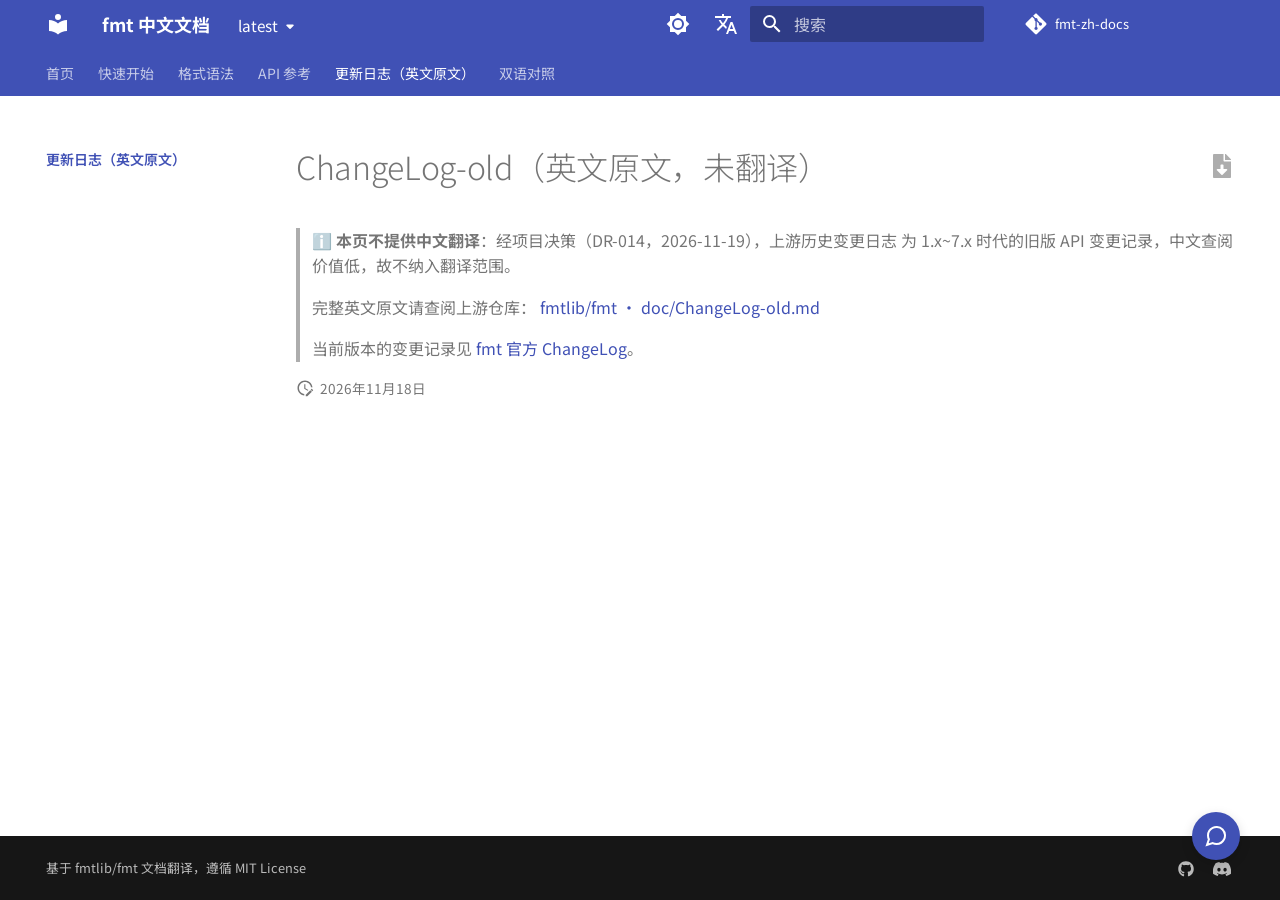
<file: latest/ChangeLog-old/index.html>
<!doctype html>
<html lang="zh" class="no-js">
  <head>
    
      <meta charset="utf-8">
      <meta name="viewport" content="width=device-width,initial-scale=1">
      
        <meta name="description" content="{fmt} 库官方文档中文翻译版">
      
      
        <meta name="author" content="fmt 中文文档翻译组">
      
      
        <link rel="canonical" href="https://jxsword.github.io/fmt-zh-docs/latest/ChangeLog-old/">
      
      
        <link rel="prev" href="../api/">
      
      
        <link rel="next" href="../bilingual/about/">
      
      
        
          <link rel="alternate" href="https://fmt.dev/latest/" hreflang="en">
        
      
      
      <link rel="icon" href="../assets/images/favicon.png">
      <meta name="generator" content="mkdocs-1.6.1, mkdocs-material-9.8.1">
    
    
      
        <title>更新日志（英文原文） - fmt 中文文档</title>
      
    
    
      <link rel="stylesheet" href="../assets/stylesheets/main.57a0d79d.min.css">
      
        
        <link rel="stylesheet" href="../assets/stylesheets/palette.fb2fffe2.min.css">
      
      


    
    
      
    
    
      
        
        
        <link rel="preconnect" href="https://fonts.gstatic.com" crossorigin>
        <link rel="stylesheet" href="https://fonts.googleapis.com/css?family=Noto+Sans+SC:300,300i,400,400i,700,700i%7CJetBrains+Mono:400,400i,700,700i&display=fallback">
        <style>:root{--md-text-font:"Noto Sans SC";--md-code-font:"JetBrains Mono"}</style>
      
    
    
      <link rel="stylesheet" href="../assets/css/custom.css">
    
      <link rel="stylesheet" href="../assets/css/bilingual.css">
    
    <script>__md_scope=new URL("..",location),__md_hash=e=>[...e].reduce(((e,_)=>(e<<5)-e+_.charCodeAt(0)),0),__md_get=(e,_=localStorage,t=__md_scope)=>JSON.parse(_.getItem(t.pathname+"."+e)),__md_set=(e,_,t=localStorage,a=__md_scope)=>{try{t.setItem(a.pathname+"."+e,JSON.stringify(_))}catch(e){}}</script>
    
      
  


  
  

<script id="__analytics">function __md_analytics(){function e(){dataLayer.push(arguments)}window.dataLayer=window.dataLayer||[],e("js",new Date),e("config","G-XXXXXXXXXX"),document.addEventListener("DOMContentLoaded",(function(){document.forms.search&&document.forms.search.query.addEventListener("blur",(function(){this.value&&e("event","search",{search_term:this.value})}));document$.subscribe((function(){var t=document.forms.feedback;if(void 0!==t)for(var a of t.querySelectorAll("[type=submit]"))a.addEventListener("click",(function(a){a.preventDefault();var n=document.location.pathname,d=this.getAttribute("data-md-value");e("event","feedback",{page:n,data:d}),t.firstElementChild.disabled=!0;var r=t.querySelector(".md-feedback__note [data-md-value='"+d+"']");r&&(r.hidden=!1)})),t.hidden=!1})),location$.subscribe((function(t){e("config","G-XXXXXXXXXX",{page_path:t.pathname})}))}));var t=document.createElement("script");t.async=!0,t.src="https://www.googletagmanager.com/gtag/js?id=G-XXXXXXXXXX",document.getElementById("__analytics").insertAdjacentElement("afterEnd",t)}</script>
  
    <script>"undefined"!=typeof __md_analytics&&__md_analytics()</script>
  

    
    
  </head>
  
  
    
    
      
    
    
    
    
    <body dir="ltr" data-md-color-scheme="default" data-md-color-primary="indigo" data-md-color-accent="indigo">
  
    
    <input class="md-toggle" data-md-toggle="drawer" type="checkbox" id="__drawer" autocomplete="off">
    <input class="md-toggle" data-md-toggle="search" type="checkbox" id="__search" autocomplete="off">
    <label class="md-overlay" for="__drawer"></label>
    <div data-md-component="skip">
      
        
        <a href="#changelog-old" class="md-skip">
          跳转至
        </a>
      
    </div>
    <div data-md-component="announce">
      
    </div>
    
      <div data-md-color-scheme="default" data-md-component="outdated" hidden>
        
      </div>
    
    
      

<header class="md-header" data-md-component="header">
  <nav class="md-header__inner md-grid" aria-label="页眉">
    <a href=".." title="fmt 中文文档" class="md-header__button md-logo" aria-label="fmt 中文文档" data-md-component="logo">
      
  
  <svg xmlns="http://www.w3.org/2000/svg" viewBox="0 0 24 24"><path d="M12 8a3 3 0 0 0 3-3 3 3 0 0 0-3-3 3 3 0 0 0-3 3 3 3 0 0 0 3 3m0 3.54C9.64 9.35 6.5 8 3 8v11c3.5 0 6.64 1.35 9 3.54 2.36-2.19 5.5-3.54 9-3.54V8c-3.5 0-6.64 1.35-9 3.54"/></svg>

    </a>
    <label class="md-header__button md-icon" for="__drawer">
      
      <svg xmlns="http://www.w3.org/2000/svg" viewBox="0 0 24 24"><path d="M3 6h18v2H3zm0 5h18v2H3zm0 5h18v2H3z"/></svg>
    </label>
    <div class="md-header__title" data-md-component="header-title">
      <div class="md-header__ellipsis">
        <div class="md-header__topic">
          <span class="md-ellipsis">
            fmt 中文文档
          </span>
        </div>
        <div class="md-header__topic" data-md-component="header-topic">
          <span class="md-ellipsis">
            
              更新日志（英文原文）
            
          </span>
        </div>
      </div>
    </div>
    
      
        <form class="md-header__option" data-md-component="palette">
  
    
    
    
    <input class="md-option" data-md-color-media="" data-md-color-scheme="default" data-md-color-primary="indigo" data-md-color-accent="indigo"  aria-label="切换到深色模式"  type="radio" name="__palette" id="__palette_0">
    
      <label class="md-header__button md-icon" title="切换到深色模式" for="__palette_1" hidden>
        <svg xmlns="http://www.w3.org/2000/svg" viewBox="0 0 24 24"><path d="M12 8a4 4 0 0 0-4 4 4 4 0 0 0 4 4 4 4 0 0 0 4-4 4 4 0 0 0-4-4m0 10a6 6 0 0 1-6-6 6 6 0 0 1 6-6 6 6 0 0 1 6 6 6 6 0 0 1-6 6m8-9.31V4h-4.69L12 .69 8.69 4H4v4.69L.69 12 4 15.31V20h4.69L12 23.31 15.31 20H20v-4.69L23.31 12z"/></svg>
      </label>
    
  
    
    
    
    <input class="md-option" data-md-color-media="" data-md-color-scheme="slate" data-md-color-primary="indigo" data-md-color-accent="indigo"  aria-label="切换到浅色模式"  type="radio" name="__palette" id="__palette_1">
    
      <label class="md-header__button md-icon" title="切换到浅色模式" for="__palette_0" hidden>
        <svg xmlns="http://www.w3.org/2000/svg" viewBox="0 0 24 24"><path d="M12 18c-.89 0-1.74-.2-2.5-.55C11.56 16.5 13 14.42 13 12s-1.44-4.5-3.5-5.45C10.26 6.2 11.11 6 12 6a6 6 0 0 1 6 6 6 6 0 0 1-6 6m8-9.31V4h-4.69L12 .69 8.69 4H4v4.69L.69 12 4 15.31V20h4.69L12 23.31 15.31 20H20v-4.69L23.31 12z"/></svg>
      </label>
    
  
</form>
      
    
    
      <script>var palette=__md_get("__palette");if(palette&&palette.color){if("(prefers-color-scheme)"===palette.color.media){var media=matchMedia("(prefers-color-scheme: light)"),input=document.querySelector(media.matches?"[data-md-color-media='(prefers-color-scheme: light)']":"[data-md-color-media='(prefers-color-scheme: dark)']");palette.color.media=input.getAttribute("data-md-color-media"),palette.color.scheme=input.getAttribute("data-md-color-scheme"),palette.color.primary=input.getAttribute("data-md-color-primary"),palette.color.accent=input.getAttribute("data-md-color-accent")}for(var[key,value]of Object.entries(palette.color))document.body.setAttribute("data-md-color-"+key,value)}</script>
    
    
      <div class="md-header__option">
  <div class="md-select">
    
    <button class="md-header__button md-icon" aria-label="选择当前语言">
      <svg xmlns="http://www.w3.org/2000/svg" viewBox="0 0 24 24"><path d="m12.87 15.07-2.54-2.51.03-.03A17.5 17.5 0 0 0 14.07 6H17V4h-7V2H8v2H1v2h11.17C11.5 7.92 10.44 9.75 9 11.35 8.07 10.32 7.3 9.19 6.69 8h-2c.73 1.63 1.73 3.17 2.98 4.56l-5.09 5.02L4 19l5-5 3.11 3.11zM18.5 10h-2L12 22h2l1.12-3h4.75L21 22h2zm-2.62 7 1.62-4.33L19.12 17z"/></svg>
    </button>
    <div class="md-select__inner">
      <ul class="md-select__list">
        
          <li class="md-select__item">
            <a href="https://fmt.dev/latest/" hreflang="en" class="md-select__link">
              English (Original)
            </a>
          </li>
        
      </ul>
    </div>
  </div>
</div>
    
    
      
      
        <label class="md-header__button md-icon" for="__search">
          
          <svg xmlns="http://www.w3.org/2000/svg" viewBox="0 0 24 24"><path d="M9.5 3A6.5 6.5 0 0 1 16 9.5c0 1.61-.59 3.09-1.56 4.23l.27.27h.79l5 5-1.5 1.5-5-5v-.79l-.27-.27A6.52 6.52 0 0 1 9.5 16 6.5 6.5 0 0 1 3 9.5 6.5 6.5 0 0 1 9.5 3m0 2C7 5 5 7 5 9.5S7 14 9.5 14 14 12 14 9.5 12 5 9.5 5"/></svg>
        </label>
        <div class="md-search" data-md-component="search" role="dialog">
  <label class="md-search__overlay" for="__search"></label>
  <div class="md-search__inner" role="search">
    <form class="md-search__form" name="search">
      <input type="text" class="md-search__input" name="query" aria-label="搜索" placeholder="搜索" autocapitalize="off" autocorrect="off" autocomplete="off" spellcheck="false" data-md-component="search-query" required>
      <label class="md-search__icon md-icon" for="__search">
        
        <svg xmlns="http://www.w3.org/2000/svg" viewBox="0 0 24 24"><path d="M9.5 3A6.5 6.5 0 0 1 16 9.5c0 1.61-.59 3.09-1.56 4.23l.27.27h.79l5 5-1.5 1.5-5-5v-.79l-.27-.27A6.52 6.52 0 0 1 9.5 16 6.5 6.5 0 0 1 3 9.5 6.5 6.5 0 0 1 9.5 3m0 2C7 5 5 7 5 9.5S7 14 9.5 14 14 12 14 9.5 12 5 9.5 5"/></svg>
        
        <svg xmlns="http://www.w3.org/2000/svg" viewBox="0 0 24 24"><path d="M20 11v2H8l5.5 5.5-1.42 1.42L4.16 12l7.92-7.92L13.5 5.5 8 11z"/></svg>
      </label>
      <nav class="md-search__options" aria-label="查找">
        
          <a href="javascript:void(0)" class="md-search__icon md-icon" title="分享" aria-label="分享" data-clipboard data-clipboard-text="" data-md-component="search-share" tabindex="-1">
            
            <svg xmlns="http://www.w3.org/2000/svg" viewBox="0 0 24 24"><path d="M18 16.08c-.76 0-1.44.3-1.96.77L8.91 12.7c.05-.23.09-.46.09-.7s-.04-.47-.09-.7l7.05-4.11c.54.5 1.25.81 2.04.81a3 3 0 0 0 3-3 3 3 0 0 0-3-3 3 3 0 0 0-3 3c0 .24.04.47.09.7L8.04 9.81C7.5 9.31 6.79 9 6 9a3 3 0 0 0-3 3 3 3 0 0 0 3 3c.79 0 1.5-.31 2.04-.81l7.12 4.15c-.05.21-.08.43-.08.66 0 1.61 1.31 2.91 2.92 2.91s2.92-1.3 2.92-2.91A2.92 2.92 0 0 0 18 16.08"/></svg>
          </a>
        
        <button type="reset" class="md-search__icon md-icon" title="清空当前内容" aria-label="清空当前内容" tabindex="-1">
          
          <svg xmlns="http://www.w3.org/2000/svg" viewBox="0 0 24 24"><path d="M19 6.41 17.59 5 12 10.59 6.41 5 5 6.41 10.59 12 5 17.59 6.41 19 12 13.41 17.59 19 19 17.59 13.41 12z"/></svg>
        </button>
      </nav>
      
    </form>
    <div class="md-search__output">
      <div class="md-search__scrollwrap" tabindex="0" data-md-scrollfix>
        <div class="md-search-result" data-md-component="search-result">
          <div class="md-search-result__meta">
            正在初始化搜索引擎
          </div>
          <ol class="md-search-result__list" role="presentation"></ol>
        </div>
      </div>
    </div>
  </div>
</div>
      
    
    
      <div class="md-header__source">
        <a href="https://github.com/jxsword/fmt-zh-docs" title="前往仓库" class="md-source" data-md-component="source">
  <div class="md-source__icon md-icon">
    
    <svg xmlns="http://www.w3.org/2000/svg" viewBox="0 0 448 512"><!--! Font Awesome Free 7.1.0 by @fontawesome - https://fontawesome.com License - https://fontawesome.com/license/free (Icons: CC BY 4.0, Fonts: SIL OFL 1.1, Code: MIT License) Copyright 2025 Fonticons, Inc.--><path d="M439.6 236.1 244 40.5c-5.4-5.5-12.8-8.5-20.4-8.5s-15 3-20.4 8.4L162.5 81l51.5 51.5c27.1-9.1 52.7 16.8 43.4 43.7l49.7 49.7c34.2-11.8 61.2 31 35.5 56.7-26.5 26.5-70.2-2.9-56-37.3L240.3 199v121.9c25.3 12.5 22.3 41.8 9.1 55-6.4 6.4-15.2 10.1-24.3 10.1s-17.8-3.6-24.3-10.1c-17.6-17.6-11.1-46.9 11.2-56v-123c-20.8-8.5-24.6-30.7-18.6-45L142.6 101 8.5 235.1C3 240.6 0 247.9 0 255.5s3 15 8.5 20.4l195.6 195.7c5.4 5.4 12.7 8.4 20.4 8.4s15-3 20.4-8.4l194.7-194.7c5.4-5.4 8.4-12.8 8.4-20.4s-3-15-8.4-20.4"/></svg>
  </div>
  <div class="md-source__repository">
    fmt-zh-docs
  </div>
</a>
      </div>
    
  </nav>
  
</header>
    
    <div class="md-container" data-md-component="container">
      
      
        
          
            
<nav class="md-tabs" aria-label="标签" data-md-component="tabs">
  <div class="md-grid">
    <ul class="md-tabs__list">
      
        
  
  
  
  
    <li class="md-tabs__item">
      <a href=".." class="md-tabs__link">
        
  
  
    
  
  首页

      </a>
    </li>
  

      
        
  
  
  
  
    <li class="md-tabs__item">
      <a href="../get-started/" class="md-tabs__link">
        
  
  
    
  
  快速开始

      </a>
    </li>
  

      
        
  
  
  
  
    <li class="md-tabs__item">
      <a href="../syntax/" class="md-tabs__link">
        
  
  
    
  
  格式语法

      </a>
    </li>
  

      
        
  
  
  
  
    <li class="md-tabs__item">
      <a href="../api/" class="md-tabs__link">
        
  
  
    
  
  API 参考

      </a>
    </li>
  

      
        
  
  
  
    
  
  
    <li class="md-tabs__item md-tabs__item--active">
      <a href="./" class="md-tabs__link">
        
  
  
    
  
  更新日志（英文原文）

      </a>
    </li>
  

      
        
  
  
  
  
    
    
      <li class="md-tabs__item">
        <a href="../bilingual/about/" class="md-tabs__link">
          
  
  
  双语对照

        </a>
      </li>
    
  

      
    </ul>
  </div>
</nav>
          
        
      
      <main class="md-main" data-md-component="main">
        <div class="md-main__inner md-grid">
          
            
              
              <div class="md-sidebar md-sidebar--primary" data-md-component="sidebar" data-md-type="navigation" >
                <div class="md-sidebar__scrollwrap">
                  <div class="md-sidebar__inner">
                    


  


  

<nav class="md-nav md-nav--primary md-nav--lifted md-nav--integrated" aria-label="导航栏" data-md-level="0">
  <label class="md-nav__title" for="__drawer">
    <a href=".." title="fmt 中文文档" class="md-nav__button md-logo" aria-label="fmt 中文文档" data-md-component="logo">
      
  
  <svg xmlns="http://www.w3.org/2000/svg" viewBox="0 0 24 24"><path d="M12 8a3 3 0 0 0 3-3 3 3 0 0 0-3-3 3 3 0 0 0-3 3 3 3 0 0 0 3 3m0 3.54C9.64 9.35 6.5 8 3 8v11c3.5 0 6.64 1.35 9 3.54 2.36-2.19 5.5-3.54 9-3.54V8c-3.5 0-6.64 1.35-9 3.54"/></svg>

    </a>
    fmt 中文文档
  </label>
  
    <div class="md-nav__source">
      <a href="https://github.com/jxsword/fmt-zh-docs" title="前往仓库" class="md-source" data-md-component="source">
  <div class="md-source__icon md-icon">
    
    <svg xmlns="http://www.w3.org/2000/svg" viewBox="0 0 448 512"><!--! Font Awesome Free 7.1.0 by @fontawesome - https://fontawesome.com License - https://fontawesome.com/license/free (Icons: CC BY 4.0, Fonts: SIL OFL 1.1, Code: MIT License) Copyright 2025 Fonticons, Inc.--><path d="M439.6 236.1 244 40.5c-5.4-5.5-12.8-8.5-20.4-8.5s-15 3-20.4 8.4L162.5 81l51.5 51.5c27.1-9.1 52.7 16.8 43.4 43.7l49.7 49.7c34.2-11.8 61.2 31 35.5 56.7-26.5 26.5-70.2-2.9-56-37.3L240.3 199v121.9c25.3 12.5 22.3 41.8 9.1 55-6.4 6.4-15.2 10.1-24.3 10.1s-17.8-3.6-24.3-10.1c-17.6-17.6-11.1-46.9 11.2-56v-123c-20.8-8.5-24.6-30.7-18.6-45L142.6 101 8.5 235.1C3 240.6 0 247.9 0 255.5s3 15 8.5 20.4l195.6 195.7c5.4 5.4 12.7 8.4 20.4 8.4s15-3 20.4-8.4l194.7-194.7c5.4-5.4 8.4-12.8 8.4-20.4s-3-15-8.4-20.4"/></svg>
  </div>
  <div class="md-source__repository">
    fmt-zh-docs
  </div>
</a>
    </div>
  
  <ul class="md-nav__list" data-md-scrollfix>
    
      
      
  
  
  
  
    <li class="md-nav__item">
      <a href=".." class="md-nav__link">
        
  
  
  <span class="md-ellipsis">
    
  
    首页
  

    
  </span>
  
  

      </a>
    </li>
  

    
      
      
  
  
  
  
    <li class="md-nav__item">
      <a href="../get-started/" class="md-nav__link">
        
  
  
  <span class="md-ellipsis">
    
  
    快速开始
  

    
  </span>
  
  

      </a>
    </li>
  

    
      
      
  
  
  
  
    <li class="md-nav__item">
      <a href="../syntax/" class="md-nav__link">
        
  
  
  <span class="md-ellipsis">
    
  
    格式语法
  

    
  </span>
  
  

      </a>
    </li>
  

    
      
      
  
  
  
  
    <li class="md-nav__item">
      <a href="../api/" class="md-nav__link">
        
  
  
  <span class="md-ellipsis">
    
  
    API 参考
  

    
  </span>
  
  

      </a>
    </li>
  

    
      
      
  
  
    
  
  
  
    <li class="md-nav__item md-nav__item--active">
      
      <input class="md-nav__toggle md-toggle" type="checkbox" id="__toc">
      
      
        
      
      
      <a href="./" class="md-nav__link md-nav__link--active">
        
  
  
  <span class="md-ellipsis">
    
  
    更新日志（英文原文）
  

    
  </span>
  
  

      </a>
      
    </li>
  

    
      
      
  
  
  
  
    
    
    
    
      
      
        
      
    
    
    <li class="md-nav__item md-nav__item--nested">
      
        
        
        <input class="md-nav__toggle md-toggle " type="checkbox" id="__nav_6" >
        
          
          <label class="md-nav__link" for="__nav_6" id="__nav_6_label" tabindex="0">
            
  
  
  <span class="md-ellipsis">
    
  
    双语对照
  

    
  </span>
  
  

            <span class="md-nav__icon md-icon"></span>
          </label>
        
        <nav class="md-nav" data-md-level="1" aria-labelledby="__nav_6_label" aria-expanded="false">
          <label class="md-nav__title" for="__nav_6">
            <span class="md-nav__icon md-icon"></span>
            
  
    双语对照
  

          </label>
          <ul class="md-nav__list" data-md-scrollfix>
            
              
                
  
  
  
  
    <li class="md-nav__item">
      <a href="../bilingual/about/" class="md-nav__link">
        
  
  
  <span class="md-ellipsis">
    
  
    说明
  

    
  </span>
  
  

      </a>
    </li>
  

              
            
              
                
  
  
  
  
    <li class="md-nav__item">
      <a href="../bilingual/" class="md-nav__link">
        
  
  
  <span class="md-ellipsis">
    
  
    首页
  

    
  </span>
  
  

      </a>
    </li>
  

              
            
              
                
  
  
  
  
    <li class="md-nav__item">
      <a href="../bilingual/get-started/" class="md-nav__link">
        
  
  
  <span class="md-ellipsis">
    
  
    快速开始
  

    
  </span>
  
  

      </a>
    </li>
  

              
            
              
                
  
  
  
  
    <li class="md-nav__item">
      <a href="../bilingual/syntax/" class="md-nav__link">
        
  
  
  <span class="md-ellipsis">
    
  
    格式语法
  

    
  </span>
  
  

      </a>
    </li>
  

              
            
              
                
  
  
  
  
    <li class="md-nav__item">
      <a href="../bilingual/api/" class="md-nav__link">
        
  
  
  <span class="md-ellipsis">
    
  
    API 参考
  

    
  </span>
  
  

      </a>
    </li>
  

              
            
          </ul>
        </nav>
      
    </li>
  

    
  </ul>
</nav>
                  </div>
                </div>
              </div>
            
            
          
          
            <div class="md-content" data-md-component="content">
              
              <article class="md-content__inner md-typeset"><a class="md-content__button md-icon" download href="ChangeLog-old.pdf" title="PDF Export"><svg style="height: 1.2rem; width: 1.2rem;" viewBox="0 0 384 512" xmlns="http://www.w3.org/2000/svg"><path d="M224 136V0H24C10.7 0 0 10.7 0 24v464c0 13.3 10.7 24 24 24h336c13.3 0 24-10.7 24-24V160H248c-13.2 0-24-10.8-24-24zm76.45 211.36l-96.42 95.7c-6.65 6.61-17.39 6.61-24.04 0l-96.42-95.7C73.42 337.29 80.54 320 94.82 320H160v-80c0-8.84 7.16-16 16-16h32c8.84 0 16 7.16 16 16v80h65.18c14.28 0 21.4 17.29 11.27 27.36zM377 105L279.1 7c-4.5-4.5-10.6-7-17-7H256v128h128v-6.1c0-6.3-2.5-12.4-7-16.9z"></path></svg></a>
                
                  


  
  


<h1 id="changelog-old">ChangeLog-old（英文原文，未翻译）<a class="headerlink" href="#changelog-old" title="Permanent link">&para;</a></h1>
<blockquote>
<p>ℹ️ <strong>本页不提供中文翻译</strong>：经项目决策（DR-014，2026-11-19），上游历史变更日志
为 1.x~7.x 时代的旧版 API 变更记录，中文查阅价值低，故不纳入翻译范围。</p>
<p>完整英文原文请查阅上游仓库：
<a href="https://github.com/fmtlib/fmt/blob/main/doc/ChangeLog-old.md">fmtlib/fmt · doc/ChangeLog-old.md</a></p>
<p>当前版本的变更记录见 <a href="https://github.com/fmtlib/fmt/blob/main/ChangeLog.md">fmt 官方 ChangeLog</a>。</p>
</blockquote>







  
    
  
  


  <aside class="md-source-file">
    
      
  <span class="md-source-file__fact">
    <span class="md-icon" title="最后更新">
      <svg xmlns="http://www.w3.org/2000/svg" viewBox="0 0 24 24"><path d="M21 13.1c-.1 0-.3.1-.4.2l-1 1 2.1 2.1 1-1c.2-.2.2-.6 0-.8l-1.3-1.3c-.1-.1-.2-.2-.4-.2m-1.9 1.8-6.1 6V23h2.1l6.1-6.1zM12.5 7v5.2l4 2.4-1 1L11 13V7zM11 21.9c-5.1-.5-9-4.8-9-9.9C2 6.5 6.5 2 12 2c5.3 0 9.6 4.1 10 9.3-.3-.1-.6-.2-1-.2s-.7.1-1 .2C19.6 7.2 16.2 4 12 4c-4.4 0-8 3.6-8 8 0 4.1 3.1 7.5 7.1 7.9l-.1.2z"/></svg>
    </span>
    <span class="git-revision-date-localized-plugin git-revision-date-localized-plugin-date" title="2026年11月18日 19:04:26 UTC">2026年11月18日</span>
  </span>

    
    
    
    
  </aside>


  




                
              </article>
            </div>
          
          
  <script>var tabs=__md_get("__tabs");if(Array.isArray(tabs))e:for(var set of document.querySelectorAll(".tabbed-set")){var labels=set.querySelector(".tabbed-labels");for(var tab of tabs)for(var label of labels.getElementsByTagName("label"))if(label.innerText.trim()===tab){var input=document.getElementById(label.htmlFor);input.checked=!0;continue e}}</script>

<script>var target=document.getElementById(location.hash.slice(1));target&&target.name&&(target.checked=target.name.startsWith("__tabbed_"))</script>
        </div>
        
          <button type="button" class="md-top md-icon" data-md-component="top" hidden>
  
  <svg xmlns="http://www.w3.org/2000/svg" viewBox="0 0 24 24"><path d="M13 20h-2V8l-5.5 5.5-1.42-1.42L12 4.16l7.92 7.92-1.42 1.42L13 8z"/></svg>
  回到页面顶部
</button>
        
      </main>
      
        <footer class="md-footer">
  
  <div class="md-footer-meta md-typeset">
    <div class="md-footer-meta__inner md-grid">
      <div class="md-copyright">
  
    <div class="md-copyright__highlight">
      基于 fmtlib/fmt 文档翻译，遵循 MIT License
    </div>
  
  
</div>
      
        
<div class="md-social">
  
    
    
    
    
      
      
    
    <a href="https://github.com/fmtlib/fmt" target="_blank" rel="noopener" title="github.com" class="md-social__link">
      <svg xmlns="http://www.w3.org/2000/svg" viewBox="0 0 512 512"><!--! Font Awesome Free 7.1.0 by @fontawesome - https://fontawesome.com License - https://fontawesome.com/license/free (Icons: CC BY 4.0, Fonts: SIL OFL 1.1, Code: MIT License) Copyright 2025 Fonticons, Inc.--><path d="M173.9 397.4c0 2-2.3 3.6-5.2 3.6-3.3.3-5.6-1.3-5.6-3.6 0-2 2.3-3.6 5.2-3.6 3-.3 5.6 1.3 5.6 3.6m-31.1-4.5c-.7 2 1.3 4.3 4.3 4.9 2.6 1 5.6 0 6.2-2s-1.3-4.3-4.3-5.2c-2.6-.7-5.5.3-6.2 2.3m44.2-1.7c-2.9.7-4.9 2.6-4.6 4.9.3 2 2.9 3.3 5.9 2.6 2.9-.7 4.9-2.6 4.6-4.6-.3-1.9-3-3.2-5.9-2.9M252.8 8C114.1 8 8 113.3 8 252c0 110.9 69.8 205.8 169.5 239.2 12.8 2.3 17.3-5.6 17.3-12.1 0-6.2-.3-40.4-.3-61.4 0 0-70 15-84.7-29.8 0 0-11.4-29.1-27.8-36.6 0 0-22.9-15.7 1.6-15.4 0 0 24.9 2 38.6 25.8 21.9 38.6 58.6 27.5 72.9 20.9 2.3-16 8.8-27.1 16-33.7-55.9-6.2-112.3-14.3-112.3-110.5 0-27.5 7.6-41.3 23.6-58.9-2.6-6.5-11.1-33.3 2.6-67.9 20.9-6.5 69 27 69 27 20-5.6 41.5-8.5 62.8-8.5s42.8 2.9 62.8 8.5c0 0 48.1-33.6 69-27 13.7 34.7 5.2 61.4 2.6 67.9 16 17.7 25.8 31.5 25.8 58.9 0 96.5-58.9 104.2-114.8 110.5 9.2 7.9 17 22.9 17 46.4 0 33.7-.3 75.4-.3 83.6 0 6.5 4.6 14.4 17.3 12.1C436.2 457.8 504 362.9 504 252 504 113.3 391.5 8 252.8 8M105.2 352.9c-1.3 1-1 3.3.7 5.2 1.6 1.6 3.9 2.3 5.2 1 1.3-1 1-3.3-.7-5.2-1.6-1.6-3.9-2.3-5.2-1m-10.8-8.1c-.7 1.3.3 2.9 2.3 3.9 1.6 1 3.6.7 4.3-.7.7-1.3-.3-2.9-2.3-3.9-2-.6-3.6-.3-4.3.7m32.4 35.6c-1.6 1.3-1 4.3 1.3 6.2 2.3 2.3 5.2 2.6 6.5 1 1.3-1.3.7-4.3-1.3-6.2-2.2-2.3-5.2-2.6-6.5-1m-11.4-14.7c-1.6 1-1.6 3.6 0 5.9s4.3 3.3 5.6 2.3c1.6-1.3 1.6-3.9 0-6.2-1.4-2.3-4-3.3-5.6-2"/></svg>
    </a>
  
    
    
    
    
      
      
    
    <a href="https://discord.gg/fmt" target="_blank" rel="noopener" title="discord.gg" class="md-social__link">
      <svg xmlns="http://www.w3.org/2000/svg" viewBox="0 0 576 512"><!--! Font Awesome Free 7.1.0 by @fontawesome - https://fontawesome.com License - https://fontawesome.com/license/free (Icons: CC BY 4.0, Fonts: SIL OFL 1.1, Code: MIT License) Copyright 2025 Fonticons, Inc.--><path d="M492.5 69.8c-.2-.3-.4-.6-.8-.7-38.1-17.5-78.4-30-119.7-37.1-.4-.1-.8 0-1.1.1s-.6.4-.8.8c-5.5 9.9-10.5 20.2-14.9 30.6-44.6-6.8-89.9-6.8-134.4 0-4.5-10.5-9.5-20.7-15.1-30.6-.2-.3-.5-.6-.8-.8s-.7-.2-1.1-.2C162.5 39 122.2 51.5 84.1 69c-.3.1-.6.4-.8.7C7.1 183.5-13.8 294.6-3.6 404.2c0 .3.1.5.2.8s.3.4.5.6c44.4 32.9 94 58 146.8 74.2.4.1.8.1 1.1 0s.7-.4.9-.7c11.3-15.4 21.4-31.8 30-48.8.1-.2.2-.5.2-.8s0-.5-.1-.8-.2-.5-.4-.6-.4-.3-.7-.4c-15.8-6.1-31.2-13.4-45.9-21.9-.3-.2-.5-.4-.7-.6s-.3-.6-.3-.9 0-.6.2-.9.3-.5.6-.7c3.1-2.3 6.2-4.7 9.1-7.1.3-.2.6-.4.9-.4s.7 0 1 .1c96.2 43.9 200.4 43.9 295.5 0 .3-.1.7-.2 1-.2s.7.2.9.4c2.9 2.4 6 4.9 9.1 7.2.2.2.4.4.6.7s.2.6.2.9-.1.6-.3.9-.4.5-.6.6c-14.7 8.6-30 15.9-45.9 21.8-.2.1-.5.2-.7.4s-.3.4-.4.7-.1.5-.1.8.1.5.2.8c8.8 17 18.8 33.3 30 48.8.2.3.6.6.9.7s.8.1 1.1 0c52.9-16.2 102.6-41.3 147.1-74.2.2-.2.4-.4.5-.6s.2-.5.2-.8c12.3-126.8-20.5-236.9-86.9-334.5zm-302 267.7c-29 0-52.8-26.6-52.8-59.2s23.4-59.2 52.8-59.2c29.7 0 53.3 26.8 52.8 59.2 0 32.7-23.4 59.2-52.8 59.2m195.4 0c-29 0-52.8-26.6-52.8-59.2s23.4-59.2 52.8-59.2c29.7 0 53.3 26.8 52.8 59.2 0 32.7-23.2 59.2-52.8 59.2"/></svg>
    </a>
  
</div>
      
    </div>
  </div>
</footer>
      
    </div>
    <div class="md-dialog" data-md-component="dialog">
      <div class="md-dialog__inner md-typeset"></div>
    </div>
    
    
    
      
      
      <script id="__config" type="application/json">{"annotate": null, "base": "..", "features": ["navigation.tabs", "navigation.sections", "navigation.top", "navigation.tracking", "search.highlight", "search.share", "content.code.copy", "content.code.annotate", "content.tabs.link", "toc.integrate"], "search": "../assets/javascripts/workers/search.a7633da7.min.js", "tags": null, "translations": {"clipboard.copied": "\u5df2\u590d\u5236", "clipboard.copy": "\u590d\u5236", "search.result.more.one": "\u5728\u8be5\u9875\u4e0a\u8fd8\u6709 1 \u4e2a\u7b26\u5408\u6761\u4ef6\u7684\u7ed3\u679c", "search.result.more.other": "\u5728\u8be5\u9875\u4e0a\u8fd8\u6709 # \u4e2a\u7b26\u5408\u6761\u4ef6\u7684\u7ed3\u679c", "search.result.none": "\u6ca1\u6709\u627e\u5230\u7b26\u5408\u6761\u4ef6\u7684\u7ed3\u679c", "search.result.one": "\u627e\u5230 1 \u4e2a\u7b26\u5408\u6761\u4ef6\u7684\u7ed3\u679c", "search.result.other": "# \u4e2a\u7b26\u5408\u6761\u4ef6\u7684\u7ed3\u679c", "search.result.placeholder": "\u952e\u5165\u4ee5\u5f00\u59cb\u641c\u7d22", "search.result.term.missing": "\u7f3a\u5c11", "select.version": "\u9009\u62e9\u5f53\u524d\u7248\u672c"}, "version": {"provider": "mike"}}</script>
    
    
      <script src="../assets/javascripts/bundle.a5f9d56c.min.js"></script>
      
        <script src="../assets/js/bilingual-toggle.js"></script>
      
        <script src="../assets/js/version-switcher.js"></script>
      
        <script src="../assets/js/analytics.js"></script>
      
    
  </body>
</html>
</file>
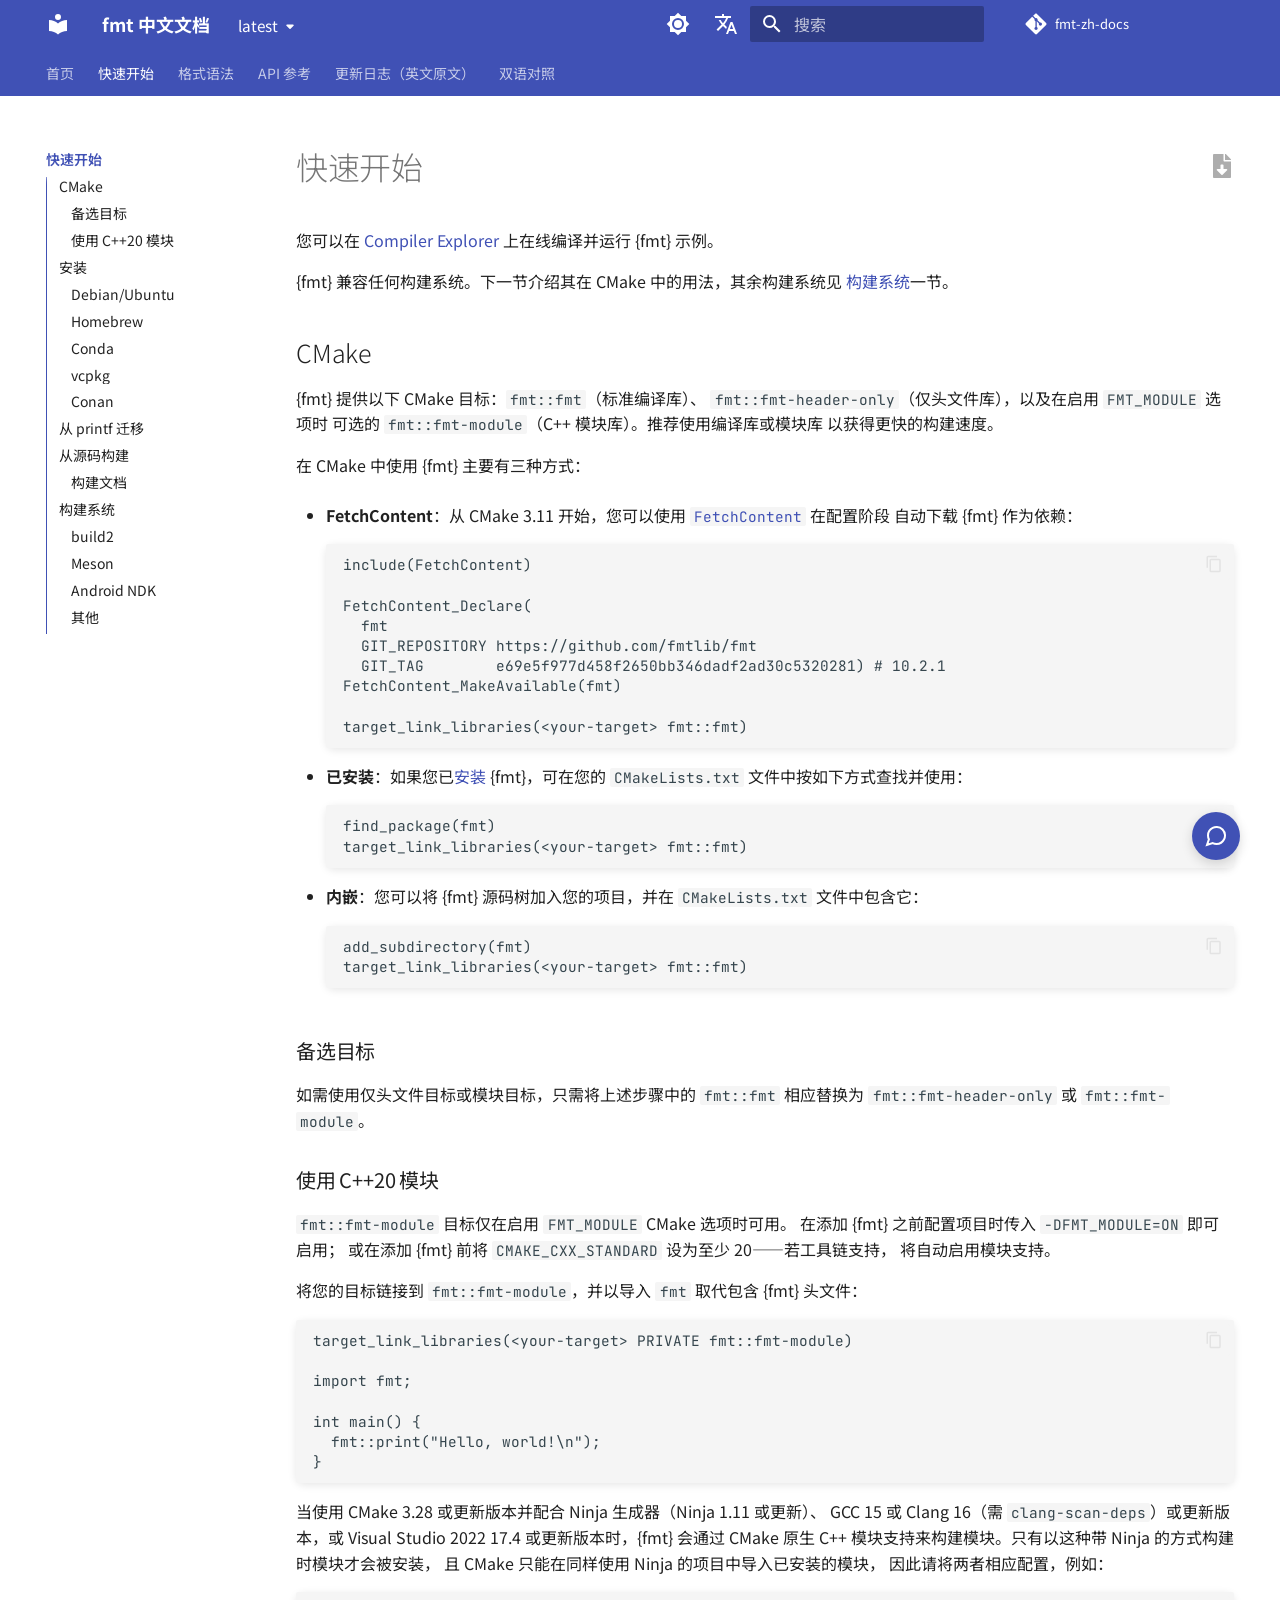
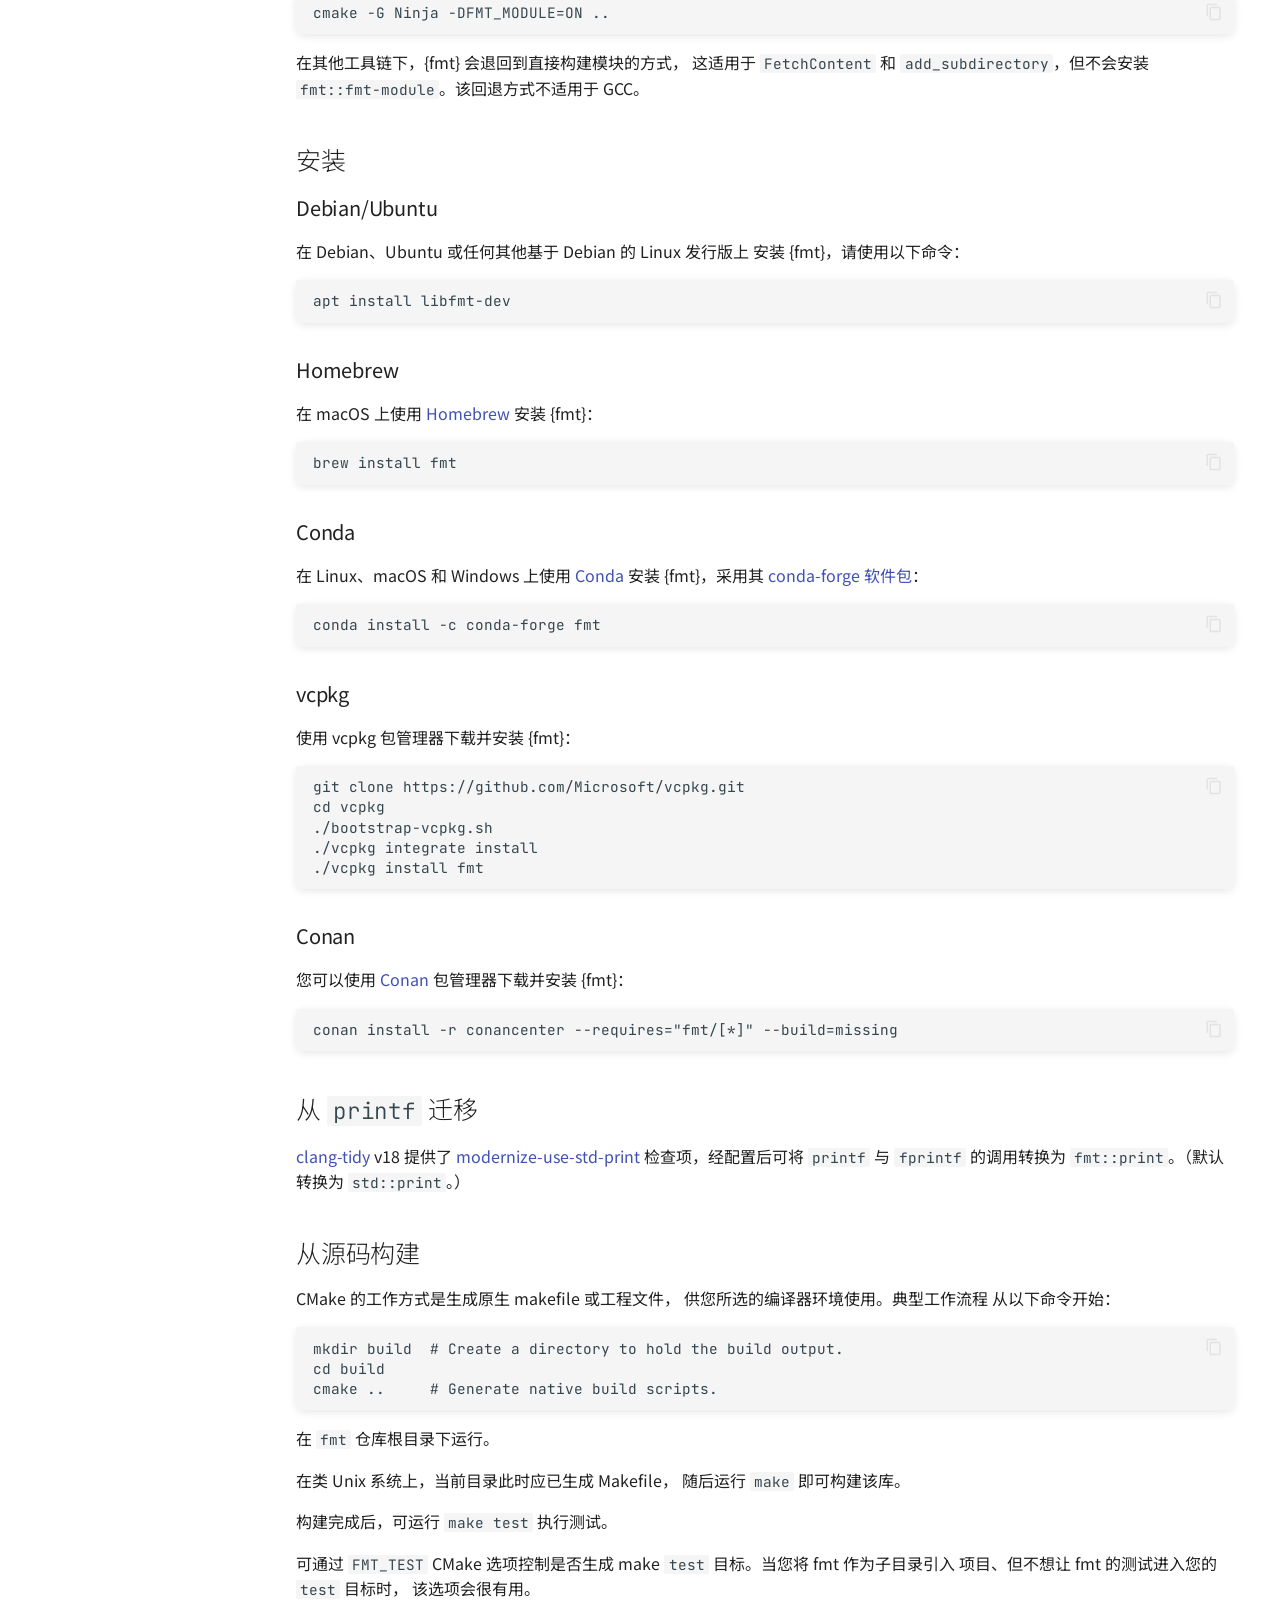
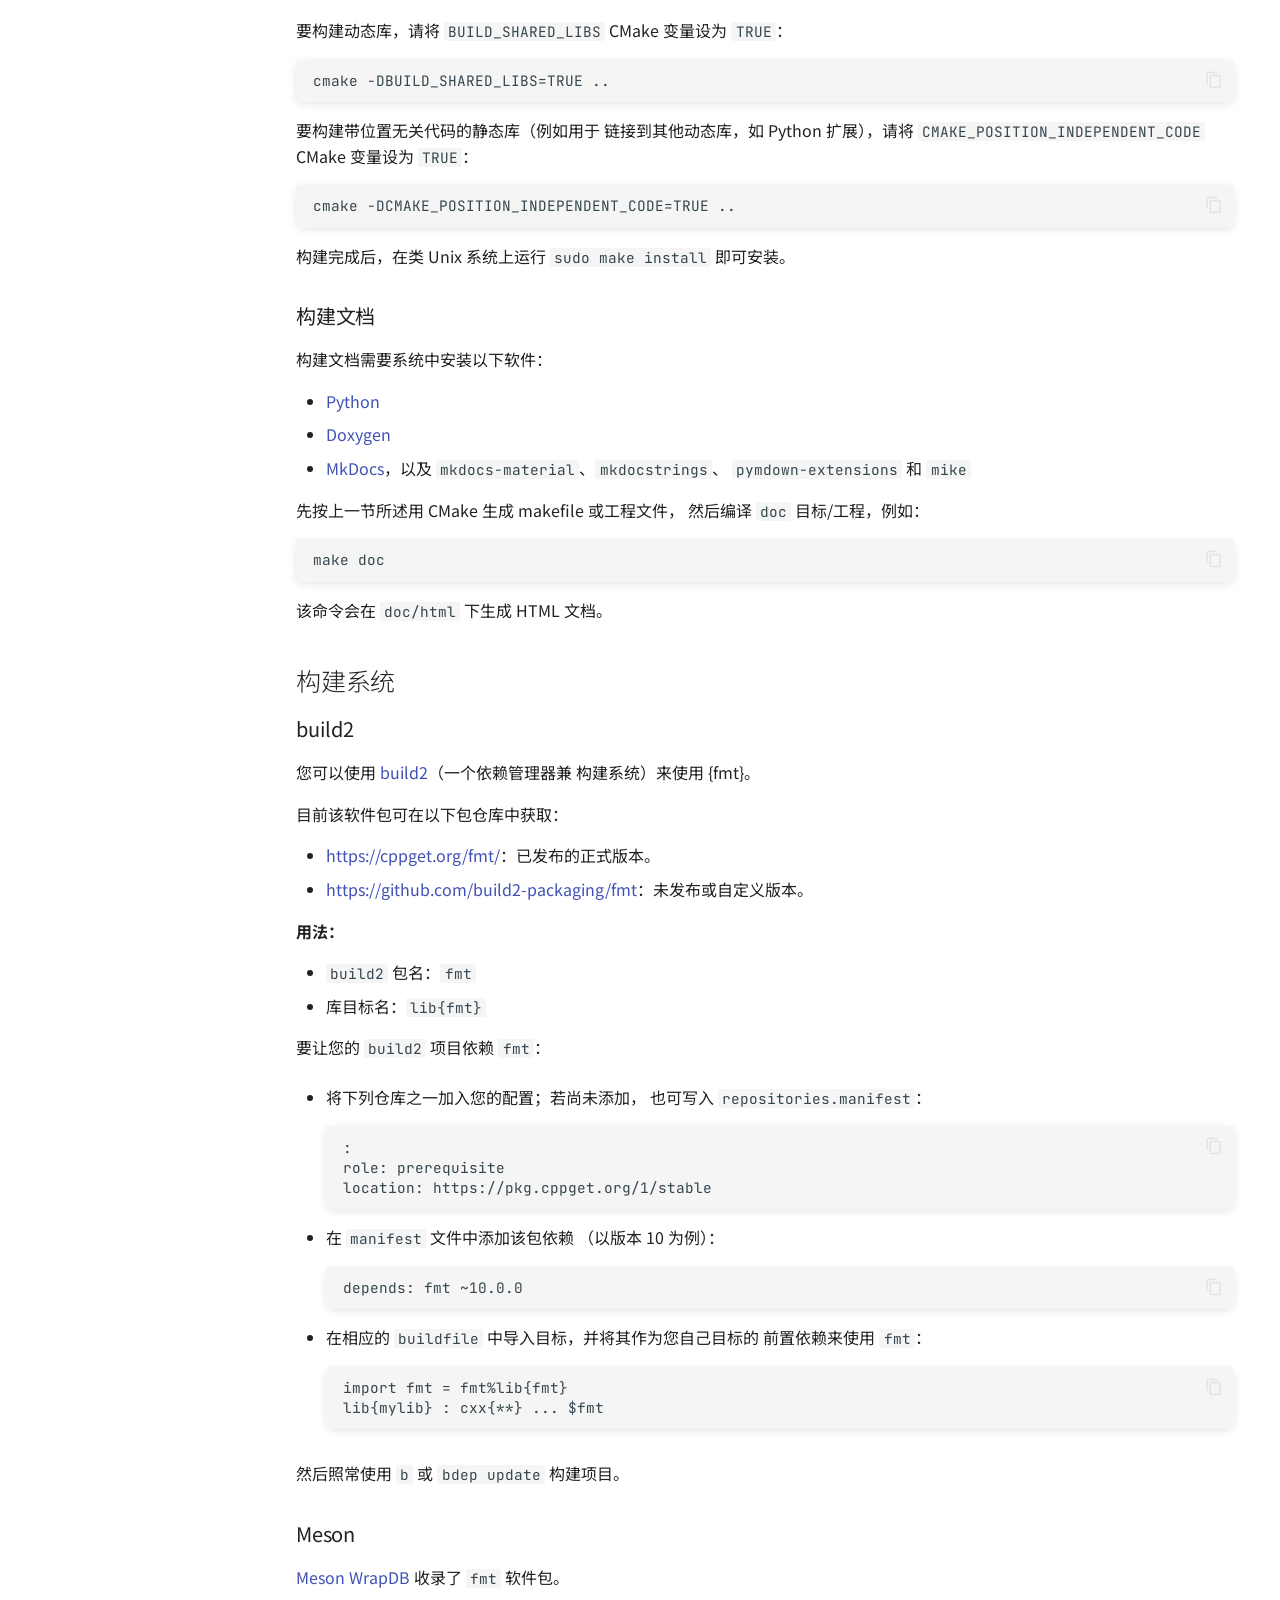
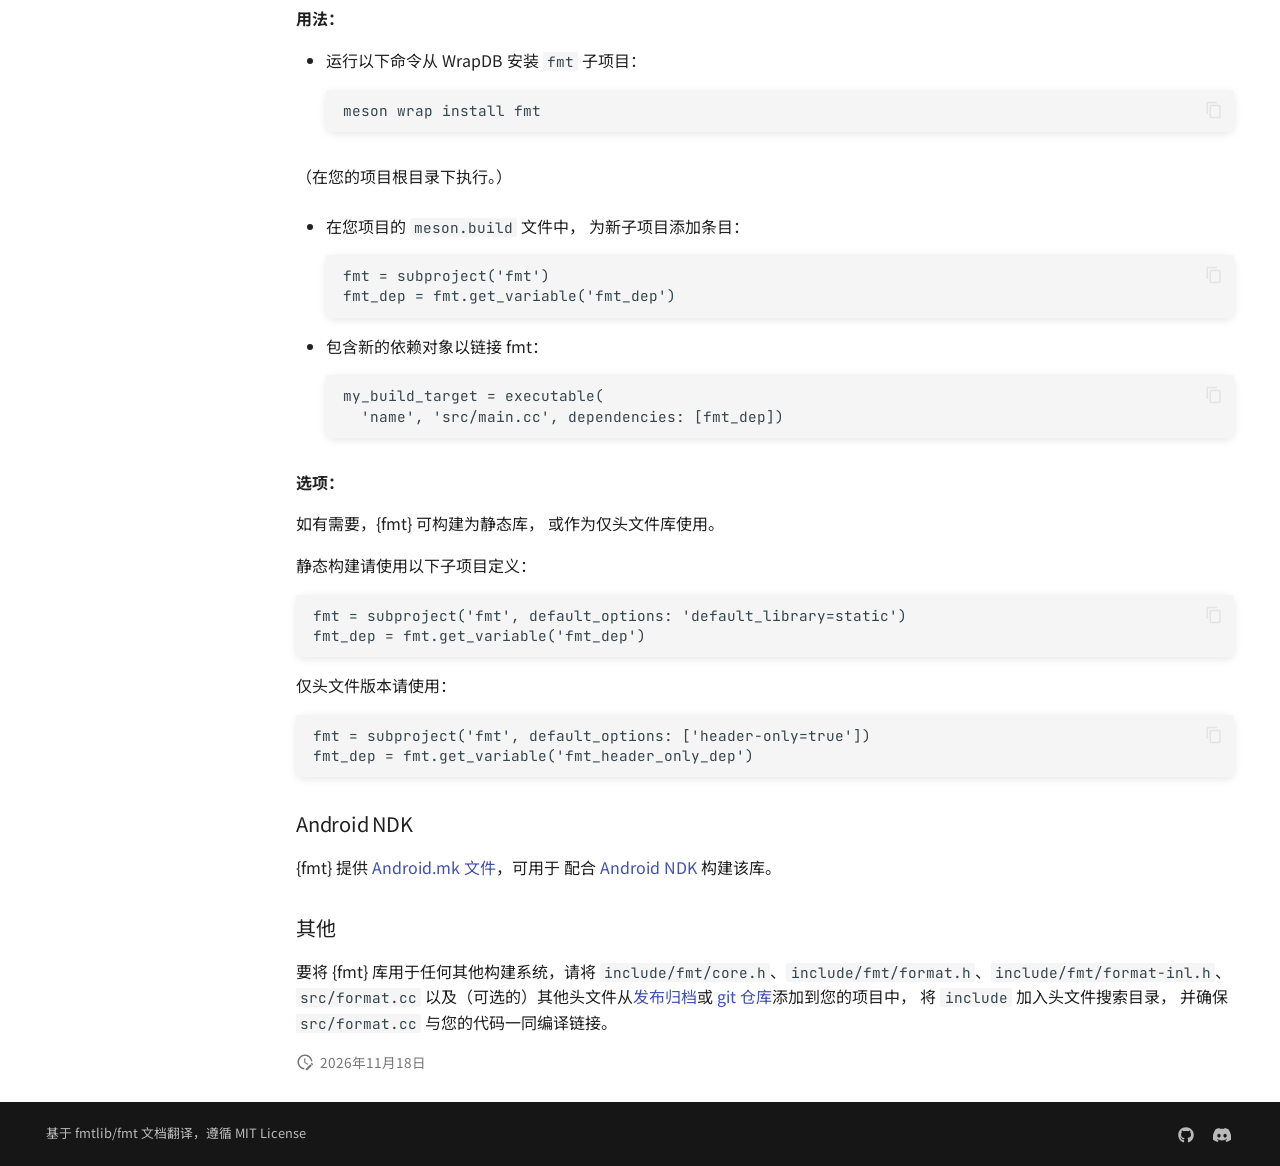
<file: latest/get-started/index.html>
<!doctype html>
<html lang="zh" class="no-js">
  <head>
    
      <meta charset="utf-8">
      <meta name="viewport" content="width=device-width,initial-scale=1">
      
        <meta name="description" content="{fmt} 库官方文档中文翻译版">
      
      
        <meta name="author" content="fmt 中文文档翻译组">
      
      
        <link rel="canonical" href="https://jxsword.github.io/fmt-zh-docs/latest/get-started/">
      
      
        <link rel="prev" href="..">
      
      
        <link rel="next" href="../syntax/">
      
      
        
          <link rel="alternate" href="https://fmt.dev/latest/" hreflang="en">
        
      
      
      <link rel="icon" href="../assets/images/favicon.png">
      <meta name="generator" content="mkdocs-1.6.1, mkdocs-material-9.8.1">
    
    
      
        <title>快速开始 - fmt 中文文档</title>
      
    
    
      <link rel="stylesheet" href="../assets/stylesheets/main.57a0d79d.min.css">
      
        
        <link rel="stylesheet" href="../assets/stylesheets/palette.fb2fffe2.min.css">
      
      


    
    
      
    
    
      
        
        
        <link rel="preconnect" href="https://fonts.gstatic.com" crossorigin>
        <link rel="stylesheet" href="https://fonts.googleapis.com/css?family=Noto+Sans+SC:300,300i,400,400i,700,700i%7CJetBrains+Mono:400,400i,700,700i&display=fallback">
        <style>:root{--md-text-font:"Noto Sans SC";--md-code-font:"JetBrains Mono"}</style>
      
    
    
      <link rel="stylesheet" href="../assets/css/custom.css">
    
      <link rel="stylesheet" href="../assets/css/bilingual.css">
    
    <script>__md_scope=new URL("..",location),__md_hash=e=>[...e].reduce(((e,_)=>(e<<5)-e+_.charCodeAt(0)),0),__md_get=(e,_=localStorage,t=__md_scope)=>JSON.parse(_.getItem(t.pathname+"."+e)),__md_set=(e,_,t=localStorage,a=__md_scope)=>{try{t.setItem(a.pathname+"."+e,JSON.stringify(_))}catch(e){}}</script>
    
      
  


  
  

<script id="__analytics">function __md_analytics(){function e(){dataLayer.push(arguments)}window.dataLayer=window.dataLayer||[],e("js",new Date),e("config","G-XXXXXXXXXX"),document.addEventListener("DOMContentLoaded",(function(){document.forms.search&&document.forms.search.query.addEventListener("blur",(function(){this.value&&e("event","search",{search_term:this.value})}));document$.subscribe((function(){var t=document.forms.feedback;if(void 0!==t)for(var a of t.querySelectorAll("[type=submit]"))a.addEventListener("click",(function(a){a.preventDefault();var n=document.location.pathname,d=this.getAttribute("data-md-value");e("event","feedback",{page:n,data:d}),t.firstElementChild.disabled=!0;var r=t.querySelector(".md-feedback__note [data-md-value='"+d+"']");r&&(r.hidden=!1)})),t.hidden=!1})),location$.subscribe((function(t){e("config","G-XXXXXXXXXX",{page_path:t.pathname})}))}));var t=document.createElement("script");t.async=!0,t.src="https://www.googletagmanager.com/gtag/js?id=G-XXXXXXXXXX",document.getElementById("__analytics").insertAdjacentElement("afterEnd",t)}</script>
  
    <script>"undefined"!=typeof __md_analytics&&__md_analytics()</script>
  

    
    
  </head>
  
  
    
    
      
    
    
    
    
    <body dir="ltr" data-md-color-scheme="default" data-md-color-primary="indigo" data-md-color-accent="indigo">
  
    
    <input class="md-toggle" data-md-toggle="drawer" type="checkbox" id="__drawer" autocomplete="off">
    <input class="md-toggle" data-md-toggle="search" type="checkbox" id="__search" autocomplete="off">
    <label class="md-overlay" for="__drawer"></label>
    <div data-md-component="skip">
      
        
        <a href="#_1" class="md-skip">
          跳转至
        </a>
      
    </div>
    <div data-md-component="announce">
      
    </div>
    
      <div data-md-color-scheme="default" data-md-component="outdated" hidden>
        
      </div>
    
    
      

<header class="md-header" data-md-component="header">
  <nav class="md-header__inner md-grid" aria-label="页眉">
    <a href=".." title="fmt 中文文档" class="md-header__button md-logo" aria-label="fmt 中文文档" data-md-component="logo">
      
  
  <svg xmlns="http://www.w3.org/2000/svg" viewBox="0 0 24 24"><path d="M12 8a3 3 0 0 0 3-3 3 3 0 0 0-3-3 3 3 0 0 0-3 3 3 3 0 0 0 3 3m0 3.54C9.64 9.35 6.5 8 3 8v11c3.5 0 6.64 1.35 9 3.54 2.36-2.19 5.5-3.54 9-3.54V8c-3.5 0-6.64 1.35-9 3.54"/></svg>

    </a>
    <label class="md-header__button md-icon" for="__drawer">
      
      <svg xmlns="http://www.w3.org/2000/svg" viewBox="0 0 24 24"><path d="M3 6h18v2H3zm0 5h18v2H3zm0 5h18v2H3z"/></svg>
    </label>
    <div class="md-header__title" data-md-component="header-title">
      <div class="md-header__ellipsis">
        <div class="md-header__topic">
          <span class="md-ellipsis">
            fmt 中文文档
          </span>
        </div>
        <div class="md-header__topic" data-md-component="header-topic">
          <span class="md-ellipsis">
            
              快速开始
            
          </span>
        </div>
      </div>
    </div>
    
      
        <form class="md-header__option" data-md-component="palette">
  
    
    
    
    <input class="md-option" data-md-color-media="" data-md-color-scheme="default" data-md-color-primary="indigo" data-md-color-accent="indigo"  aria-label="切换到深色模式"  type="radio" name="__palette" id="__palette_0">
    
      <label class="md-header__button md-icon" title="切换到深色模式" for="__palette_1" hidden>
        <svg xmlns="http://www.w3.org/2000/svg" viewBox="0 0 24 24"><path d="M12 8a4 4 0 0 0-4 4 4 4 0 0 0 4 4 4 4 0 0 0 4-4 4 4 0 0 0-4-4m0 10a6 6 0 0 1-6-6 6 6 0 0 1 6-6 6 6 0 0 1 6 6 6 6 0 0 1-6 6m8-9.31V4h-4.69L12 .69 8.69 4H4v4.69L.69 12 4 15.31V20h4.69L12 23.31 15.31 20H20v-4.69L23.31 12z"/></svg>
      </label>
    
  
    
    
    
    <input class="md-option" data-md-color-media="" data-md-color-scheme="slate" data-md-color-primary="indigo" data-md-color-accent="indigo"  aria-label="切换到浅色模式"  type="radio" name="__palette" id="__palette_1">
    
      <label class="md-header__button md-icon" title="切换到浅色模式" for="__palette_0" hidden>
        <svg xmlns="http://www.w3.org/2000/svg" viewBox="0 0 24 24"><path d="M12 18c-.89 0-1.74-.2-2.5-.55C11.56 16.5 13 14.42 13 12s-1.44-4.5-3.5-5.45C10.26 6.2 11.11 6 12 6a6 6 0 0 1 6 6 6 6 0 0 1-6 6m8-9.31V4h-4.69L12 .69 8.69 4H4v4.69L.69 12 4 15.31V20h4.69L12 23.31 15.31 20H20v-4.69L23.31 12z"/></svg>
      </label>
    
  
</form>
      
    
    
      <script>var palette=__md_get("__palette");if(palette&&palette.color){if("(prefers-color-scheme)"===palette.color.media){var media=matchMedia("(prefers-color-scheme: light)"),input=document.querySelector(media.matches?"[data-md-color-media='(prefers-color-scheme: light)']":"[data-md-color-media='(prefers-color-scheme: dark)']");palette.color.media=input.getAttribute("data-md-color-media"),palette.color.scheme=input.getAttribute("data-md-color-scheme"),palette.color.primary=input.getAttribute("data-md-color-primary"),palette.color.accent=input.getAttribute("data-md-color-accent")}for(var[key,value]of Object.entries(palette.color))document.body.setAttribute("data-md-color-"+key,value)}</script>
    
    
      <div class="md-header__option">
  <div class="md-select">
    
    <button class="md-header__button md-icon" aria-label="选择当前语言">
      <svg xmlns="http://www.w3.org/2000/svg" viewBox="0 0 24 24"><path d="m12.87 15.07-2.54-2.51.03-.03A17.5 17.5 0 0 0 14.07 6H17V4h-7V2H8v2H1v2h11.17C11.5 7.92 10.44 9.75 9 11.35 8.07 10.32 7.3 9.19 6.69 8h-2c.73 1.63 1.73 3.17 2.98 4.56l-5.09 5.02L4 19l5-5 3.11 3.11zM18.5 10h-2L12 22h2l1.12-3h4.75L21 22h2zm-2.62 7 1.62-4.33L19.12 17z"/></svg>
    </button>
    <div class="md-select__inner">
      <ul class="md-select__list">
        
          <li class="md-select__item">
            <a href="https://fmt.dev/latest/" hreflang="en" class="md-select__link">
              English (Original)
            </a>
          </li>
        
      </ul>
    </div>
  </div>
</div>
    
    
      
      
        <label class="md-header__button md-icon" for="__search">
          
          <svg xmlns="http://www.w3.org/2000/svg" viewBox="0 0 24 24"><path d="M9.5 3A6.5 6.5 0 0 1 16 9.5c0 1.61-.59 3.09-1.56 4.23l.27.27h.79l5 5-1.5 1.5-5-5v-.79l-.27-.27A6.52 6.52 0 0 1 9.5 16 6.5 6.5 0 0 1 3 9.5 6.5 6.5 0 0 1 9.5 3m0 2C7 5 5 7 5 9.5S7 14 9.5 14 14 12 14 9.5 12 5 9.5 5"/></svg>
        </label>
        <div class="md-search" data-md-component="search" role="dialog">
  <label class="md-search__overlay" for="__search"></label>
  <div class="md-search__inner" role="search">
    <form class="md-search__form" name="search">
      <input type="text" class="md-search__input" name="query" aria-label="搜索" placeholder="搜索" autocapitalize="off" autocorrect="off" autocomplete="off" spellcheck="false" data-md-component="search-query" required>
      <label class="md-search__icon md-icon" for="__search">
        
        <svg xmlns="http://www.w3.org/2000/svg" viewBox="0 0 24 24"><path d="M9.5 3A6.5 6.5 0 0 1 16 9.5c0 1.61-.59 3.09-1.56 4.23l.27.27h.79l5 5-1.5 1.5-5-5v-.79l-.27-.27A6.52 6.52 0 0 1 9.5 16 6.5 6.5 0 0 1 3 9.5 6.5 6.5 0 0 1 9.5 3m0 2C7 5 5 7 5 9.5S7 14 9.5 14 14 12 14 9.5 12 5 9.5 5"/></svg>
        
        <svg xmlns="http://www.w3.org/2000/svg" viewBox="0 0 24 24"><path d="M20 11v2H8l5.5 5.5-1.42 1.42L4.16 12l7.92-7.92L13.5 5.5 8 11z"/></svg>
      </label>
      <nav class="md-search__options" aria-label="查找">
        
          <a href="javascript:void(0)" class="md-search__icon md-icon" title="分享" aria-label="分享" data-clipboard data-clipboard-text="" data-md-component="search-share" tabindex="-1">
            
            <svg xmlns="http://www.w3.org/2000/svg" viewBox="0 0 24 24"><path d="M18 16.08c-.76 0-1.44.3-1.96.77L8.91 12.7c.05-.23.09-.46.09-.7s-.04-.47-.09-.7l7.05-4.11c.54.5 1.25.81 2.04.81a3 3 0 0 0 3-3 3 3 0 0 0-3-3 3 3 0 0 0-3 3c0 .24.04.47.09.7L8.04 9.81C7.5 9.31 6.79 9 6 9a3 3 0 0 0-3 3 3 3 0 0 0 3 3c.79 0 1.5-.31 2.04-.81l7.12 4.15c-.05.21-.08.43-.08.66 0 1.61 1.31 2.91 2.92 2.91s2.92-1.3 2.92-2.91A2.92 2.92 0 0 0 18 16.08"/></svg>
          </a>
        
        <button type="reset" class="md-search__icon md-icon" title="清空当前内容" aria-label="清空当前内容" tabindex="-1">
          
          <svg xmlns="http://www.w3.org/2000/svg" viewBox="0 0 24 24"><path d="M19 6.41 17.59 5 12 10.59 6.41 5 5 6.41 10.59 12 5 17.59 6.41 19 12 13.41 17.59 19 19 17.59 13.41 12z"/></svg>
        </button>
      </nav>
      
    </form>
    <div class="md-search__output">
      <div class="md-search__scrollwrap" tabindex="0" data-md-scrollfix>
        <div class="md-search-result" data-md-component="search-result">
          <div class="md-search-result__meta">
            正在初始化搜索引擎
          </div>
          <ol class="md-search-result__list" role="presentation"></ol>
        </div>
      </div>
    </div>
  </div>
</div>
      
    
    
      <div class="md-header__source">
        <a href="https://github.com/jxsword/fmt-zh-docs" title="前往仓库" class="md-source" data-md-component="source">
  <div class="md-source__icon md-icon">
    
    <svg xmlns="http://www.w3.org/2000/svg" viewBox="0 0 448 512"><!--! Font Awesome Free 7.1.0 by @fontawesome - https://fontawesome.com License - https://fontawesome.com/license/free (Icons: CC BY 4.0, Fonts: SIL OFL 1.1, Code: MIT License) Copyright 2025 Fonticons, Inc.--><path d="M439.6 236.1 244 40.5c-5.4-5.5-12.8-8.5-20.4-8.5s-15 3-20.4 8.4L162.5 81l51.5 51.5c27.1-9.1 52.7 16.8 43.4 43.7l49.7 49.7c34.2-11.8 61.2 31 35.5 56.7-26.5 26.5-70.2-2.9-56-37.3L240.3 199v121.9c25.3 12.5 22.3 41.8 9.1 55-6.4 6.4-15.2 10.1-24.3 10.1s-17.8-3.6-24.3-10.1c-17.6-17.6-11.1-46.9 11.2-56v-123c-20.8-8.5-24.6-30.7-18.6-45L142.6 101 8.5 235.1C3 240.6 0 247.9 0 255.5s3 15 8.5 20.4l195.6 195.7c5.4 5.4 12.7 8.4 20.4 8.4s15-3 20.4-8.4l194.7-194.7c5.4-5.4 8.4-12.8 8.4-20.4s-3-15-8.4-20.4"/></svg>
  </div>
  <div class="md-source__repository">
    fmt-zh-docs
  </div>
</a>
      </div>
    
  </nav>
  
</header>
    
    <div class="md-container" data-md-component="container">
      
      
        
          
            
<nav class="md-tabs" aria-label="标签" data-md-component="tabs">
  <div class="md-grid">
    <ul class="md-tabs__list">
      
        
  
  
  
  
    <li class="md-tabs__item">
      <a href=".." class="md-tabs__link">
        
  
  
    
  
  首页

      </a>
    </li>
  

      
        
  
  
  
    
  
  
    <li class="md-tabs__item md-tabs__item--active">
      <a href="./" class="md-tabs__link">
        
  
  
    
  
  快速开始

      </a>
    </li>
  

      
        
  
  
  
  
    <li class="md-tabs__item">
      <a href="../syntax/" class="md-tabs__link">
        
  
  
    
  
  格式语法

      </a>
    </li>
  

      
        
  
  
  
  
    <li class="md-tabs__item">
      <a href="../api/" class="md-tabs__link">
        
  
  
    
  
  API 参考

      </a>
    </li>
  

      
        
  
  
  
  
    <li class="md-tabs__item">
      <a href="../ChangeLog-old/" class="md-tabs__link">
        
  
  
    
  
  更新日志（英文原文）

      </a>
    </li>
  

      
        
  
  
  
  
    
    
      <li class="md-tabs__item">
        <a href="../bilingual/about/" class="md-tabs__link">
          
  
  
  双语对照

        </a>
      </li>
    
  

      
    </ul>
  </div>
</nav>
          
        
      
      <main class="md-main" data-md-component="main">
        <div class="md-main__inner md-grid">
          
            
              
              <div class="md-sidebar md-sidebar--primary" data-md-component="sidebar" data-md-type="navigation" >
                <div class="md-sidebar__scrollwrap">
                  <div class="md-sidebar__inner">
                    


  


  

<nav class="md-nav md-nav--primary md-nav--lifted md-nav--integrated" aria-label="导航栏" data-md-level="0">
  <label class="md-nav__title" for="__drawer">
    <a href=".." title="fmt 中文文档" class="md-nav__button md-logo" aria-label="fmt 中文文档" data-md-component="logo">
      
  
  <svg xmlns="http://www.w3.org/2000/svg" viewBox="0 0 24 24"><path d="M12 8a3 3 0 0 0 3-3 3 3 0 0 0-3-3 3 3 0 0 0-3 3 3 3 0 0 0 3 3m0 3.54C9.64 9.35 6.5 8 3 8v11c3.5 0 6.64 1.35 9 3.54 2.36-2.19 5.5-3.54 9-3.54V8c-3.5 0-6.64 1.35-9 3.54"/></svg>

    </a>
    fmt 中文文档
  </label>
  
    <div class="md-nav__source">
      <a href="https://github.com/jxsword/fmt-zh-docs" title="前往仓库" class="md-source" data-md-component="source">
  <div class="md-source__icon md-icon">
    
    <svg xmlns="http://www.w3.org/2000/svg" viewBox="0 0 448 512"><!--! Font Awesome Free 7.1.0 by @fontawesome - https://fontawesome.com License - https://fontawesome.com/license/free (Icons: CC BY 4.0, Fonts: SIL OFL 1.1, Code: MIT License) Copyright 2025 Fonticons, Inc.--><path d="M439.6 236.1 244 40.5c-5.4-5.5-12.8-8.5-20.4-8.5s-15 3-20.4 8.4L162.5 81l51.5 51.5c27.1-9.1 52.7 16.8 43.4 43.7l49.7 49.7c34.2-11.8 61.2 31 35.5 56.7-26.5 26.5-70.2-2.9-56-37.3L240.3 199v121.9c25.3 12.5 22.3 41.8 9.1 55-6.4 6.4-15.2 10.1-24.3 10.1s-17.8-3.6-24.3-10.1c-17.6-17.6-11.1-46.9 11.2-56v-123c-20.8-8.5-24.6-30.7-18.6-45L142.6 101 8.5 235.1C3 240.6 0 247.9 0 255.5s3 15 8.5 20.4l195.6 195.7c5.4 5.4 12.7 8.4 20.4 8.4s15-3 20.4-8.4l194.7-194.7c5.4-5.4 8.4-12.8 8.4-20.4s-3-15-8.4-20.4"/></svg>
  </div>
  <div class="md-source__repository">
    fmt-zh-docs
  </div>
</a>
    </div>
  
  <ul class="md-nav__list" data-md-scrollfix>
    
      
      
  
  
  
  
    <li class="md-nav__item">
      <a href=".." class="md-nav__link">
        
  
  
  <span class="md-ellipsis">
    
  
    首页
  

    
  </span>
  
  

      </a>
    </li>
  

    
      
      
  
  
    
  
  
  
    <li class="md-nav__item md-nav__item--active">
      
      <input class="md-nav__toggle md-toggle" type="checkbox" id="__toc">
      
      
        
      
      
        <label class="md-nav__link md-nav__link--active" for="__toc">
          
  
  
  <span class="md-ellipsis">
    
  
    快速开始
  

    
  </span>
  
  

          <span class="md-nav__icon md-icon"></span>
        </label>
      
      <a href="./" class="md-nav__link md-nav__link--active">
        
  
  
  <span class="md-ellipsis">
    
  
    快速开始
  

    
  </span>
  
  

      </a>
      
        

<nav class="md-nav md-nav--secondary" aria-label="目录">
  
  
  
    
  
  
    <label class="md-nav__title" for="__toc">
      <span class="md-nav__icon md-icon"></span>
      目录
    </label>
    <ul class="md-nav__list" data-md-component="toc" data-md-scrollfix>
      
        <li class="md-nav__item">
  <a href="#cmake" class="md-nav__link">
    <span class="md-ellipsis">
      
        CMake
      
    </span>
  </a>
  
    <nav class="md-nav" aria-label="CMake">
      <ul class="md-nav__list">
        
          <li class="md-nav__item">
  <a href="#_2" class="md-nav__link">
    <span class="md-ellipsis">
      
        备选目标
      
    </span>
  </a>
  
</li>
        
          <li class="md-nav__item">
  <a href="#c20" class="md-nav__link">
    <span class="md-ellipsis">
      
        使用 C++20 模块
      
    </span>
  </a>
  
</li>
        
      </ul>
    </nav>
  
</li>
      
        <li class="md-nav__item">
  <a href="#_3" class="md-nav__link">
    <span class="md-ellipsis">
      
        安装
      
    </span>
  </a>
  
    <nav class="md-nav" aria-label="安装">
      <ul class="md-nav__list">
        
          <li class="md-nav__item">
  <a href="#debianubuntu" class="md-nav__link">
    <span class="md-ellipsis">
      
        Debian/Ubuntu
      
    </span>
  </a>
  
</li>
        
          <li class="md-nav__item">
  <a href="#homebrew" class="md-nav__link">
    <span class="md-ellipsis">
      
        Homebrew
      
    </span>
  </a>
  
</li>
        
          <li class="md-nav__item">
  <a href="#conda" class="md-nav__link">
    <span class="md-ellipsis">
      
        Conda
      
    </span>
  </a>
  
</li>
        
          <li class="md-nav__item">
  <a href="#vcpkg" class="md-nav__link">
    <span class="md-ellipsis">
      
        vcpkg
      
    </span>
  </a>
  
</li>
        
          <li class="md-nav__item">
  <a href="#conan" class="md-nav__link">
    <span class="md-ellipsis">
      
        Conan
      
    </span>
  </a>
  
</li>
        
      </ul>
    </nav>
  
</li>
      
        <li class="md-nav__item">
  <a href="#printf" class="md-nav__link">
    <span class="md-ellipsis">
      
        从 printf 迁移
      
    </span>
  </a>
  
</li>
      
        <li class="md-nav__item">
  <a href="#_4" class="md-nav__link">
    <span class="md-ellipsis">
      
        从源码构建
      
    </span>
  </a>
  
    <nav class="md-nav" aria-label="从源码构建">
      <ul class="md-nav__list">
        
          <li class="md-nav__item">
  <a href="#_5" class="md-nav__link">
    <span class="md-ellipsis">
      
        构建文档
      
    </span>
  </a>
  
</li>
        
      </ul>
    </nav>
  
</li>
      
        <li class="md-nav__item">
  <a href="#_6" class="md-nav__link">
    <span class="md-ellipsis">
      
        构建系统
      
    </span>
  </a>
  
    <nav class="md-nav" aria-label="构建系统">
      <ul class="md-nav__list">
        
          <li class="md-nav__item">
  <a href="#build2" class="md-nav__link">
    <span class="md-ellipsis">
      
        build2
      
    </span>
  </a>
  
</li>
        
          <li class="md-nav__item">
  <a href="#meson" class="md-nav__link">
    <span class="md-ellipsis">
      
        Meson
      
    </span>
  </a>
  
</li>
        
          <li class="md-nav__item">
  <a href="#android-ndk" class="md-nav__link">
    <span class="md-ellipsis">
      
        Android NDK
      
    </span>
  </a>
  
</li>
        
          <li class="md-nav__item">
  <a href="#_7" class="md-nav__link">
    <span class="md-ellipsis">
      
        其他
      
    </span>
  </a>
  
</li>
        
      </ul>
    </nav>
  
</li>
      
    </ul>
  
</nav>
      
    </li>
  

    
      
      
  
  
  
  
    <li class="md-nav__item">
      <a href="../syntax/" class="md-nav__link">
        
  
  
  <span class="md-ellipsis">
    
  
    格式语法
  

    
  </span>
  
  

      </a>
    </li>
  

    
      
      
  
  
  
  
    <li class="md-nav__item">
      <a href="../api/" class="md-nav__link">
        
  
  
  <span class="md-ellipsis">
    
  
    API 参考
  

    
  </span>
  
  

      </a>
    </li>
  

    
      
      
  
  
  
  
    <li class="md-nav__item">
      <a href="../ChangeLog-old/" class="md-nav__link">
        
  
  
  <span class="md-ellipsis">
    
  
    更新日志（英文原文）
  

    
  </span>
  
  

      </a>
    </li>
  

    
      
      
  
  
  
  
    
    
    
    
      
      
        
      
    
    
    <li class="md-nav__item md-nav__item--nested">
      
        
        
        <input class="md-nav__toggle md-toggle " type="checkbox" id="__nav_6" >
        
          
          <label class="md-nav__link" for="__nav_6" id="__nav_6_label" tabindex="0">
            
  
  
  <span class="md-ellipsis">
    
  
    双语对照
  

    
  </span>
  
  

            <span class="md-nav__icon md-icon"></span>
          </label>
        
        <nav class="md-nav" data-md-level="1" aria-labelledby="__nav_6_label" aria-expanded="false">
          <label class="md-nav__title" for="__nav_6">
            <span class="md-nav__icon md-icon"></span>
            
  
    双语对照
  

          </label>
          <ul class="md-nav__list" data-md-scrollfix>
            
              
                
  
  
  
  
    <li class="md-nav__item">
      <a href="../bilingual/about/" class="md-nav__link">
        
  
  
  <span class="md-ellipsis">
    
  
    说明
  

    
  </span>
  
  

      </a>
    </li>
  

              
            
              
                
  
  
  
  
    <li class="md-nav__item">
      <a href="../bilingual/" class="md-nav__link">
        
  
  
  <span class="md-ellipsis">
    
  
    首页
  

    
  </span>
  
  

      </a>
    </li>
  

              
            
              
                
  
  
  
  
    <li class="md-nav__item">
      <a href="../bilingual/get-started/" class="md-nav__link">
        
  
  
  <span class="md-ellipsis">
    
  
    快速开始
  

    
  </span>
  
  

      </a>
    </li>
  

              
            
              
                
  
  
  
  
    <li class="md-nav__item">
      <a href="../bilingual/syntax/" class="md-nav__link">
        
  
  
  <span class="md-ellipsis">
    
  
    格式语法
  

    
  </span>
  
  

      </a>
    </li>
  

              
            
              
                
  
  
  
  
    <li class="md-nav__item">
      <a href="../bilingual/api/" class="md-nav__link">
        
  
  
  <span class="md-ellipsis">
    
  
    API 参考
  

    
  </span>
  
  

      </a>
    </li>
  

              
            
          </ul>
        </nav>
      
    </li>
  

    
  </ul>
</nav>
                  </div>
                </div>
              </div>
            
            
          
          
            <div class="md-content" data-md-component="content">
              
              <article class="md-content__inner md-typeset"><a class="md-content__button md-icon" download href="get-started.pdf" title="PDF Export"><svg style="height: 1.2rem; width: 1.2rem;" viewBox="0 0 384 512" xmlns="http://www.w3.org/2000/svg"><path d="M224 136V0H24C10.7 0 0 10.7 0 24v464c0 13.3 10.7 24 24 24h336c13.3 0 24-10.7 24-24V160H248c-13.2 0-24-10.8-24-24zm76.45 211.36l-96.42 95.7c-6.65 6.61-17.39 6.61-24.04 0l-96.42-95.7C73.42 337.29 80.54 320 94.82 320H160v-80c0-8.84 7.16-16 16-16h32c8.84 0 16 7.16 16 16v80h65.18c14.28 0 21.4 17.29 11.27 27.36zM377 105L279.1 7c-4.5-4.5-10.6-7-17-7H256v128h128v-6.1c0-6.3-2.5-12.4-7-16.9z"></path></svg></a>
                
                  


  
  


<h1 id="_1">快速开始<a class="headerlink" href="#_1" title="Permanent link">&para;</a></h1>
<p>您可以在 <a href="https://godbolt.org/z/P7h6cd6o3">Compiler Explorer</a> 上在线编译并运行 {fmt} 示例。</p>
<p>{fmt} 兼容任何构建系统。下一节介绍其在 CMake 中的用法，其余构建系统见
<a href="#build-systems">构建系统</a>一节。</p>
<h2 id="cmake">CMake<a class="headerlink" href="#cmake" title="Permanent link">&para;</a></h2>
<p>{fmt} 提供以下 CMake 目标：<code>fmt::fmt</code>（标准编译库）、
<code>fmt::fmt-header-only</code>（仅头文件库），以及在启用 <code>FMT_MODULE</code> 选项时
可选的 <code>fmt::fmt-module</code>（C++ 模块库）。推荐使用编译库或模块库
以获得更快的构建速度。</p>
<p>在 CMake 中使用 {fmt} 主要有三种方式：</p>
<ul>
<li>
<p><strong>FetchContent</strong>：从 CMake 3.11 开始，您可以使用 <a href="https://cmake.org/cmake/help/v3.30/module/FetchContent.html"><code>FetchContent</code></a> 在配置阶段
  自动下载 {fmt} 作为依赖：</p>
<div class="language-text highlight"><pre><span></span><code>include(FetchContent)

FetchContent_Declare(
  fmt
  GIT_REPOSITORY https://github.com/fmtlib/fmt
  GIT_TAG        e69e5f977d458f2650bb346dadf2ad30c5320281) # 10.2.1
FetchContent_MakeAvailable(fmt)

target_link_libraries(&lt;your-target&gt; fmt::fmt)
</code></pre></div>
</li>
<li>
<p><strong>已安装</strong>：如果您已<a href="#installation">安装</a> {fmt}，可在您的
  <code>CMakeLists.txt</code> 文件中按如下方式查找并使用：</p>
<div class="language-text highlight"><pre><span></span><code>find_package(fmt)
target_link_libraries(&lt;your-target&gt; fmt::fmt)
</code></pre></div>
</li>
<li>
<p><strong>内嵌</strong>：您可以将 {fmt} 源码树加入您的项目，并在
  <code>CMakeLists.txt</code> 文件中包含它：</p>
<div class="language-text highlight"><pre><span></span><code>add_subdirectory(fmt)
target_link_libraries(&lt;your-target&gt; fmt::fmt)
</code></pre></div>
</li>
</ul>
<h3 id="_2">备选目标<a class="headerlink" href="#_2" title="Permanent link">&para;</a></h3>
<p>如需使用仅头文件目标或模块目标，只需将上述步骤中的
<code>fmt::fmt</code> 相应替换为 <code>fmt::fmt-header-only</code> 或 <code>fmt::fmt-module</code>。</p>
<h3 id="c20">使用 C++20 模块<a class="headerlink" href="#c20" title="Permanent link">&para;</a></h3>
<p><code>fmt::fmt-module</code> 目标仅在启用 <code>FMT_MODULE</code> CMake 选项时可用。
在添加 {fmt} 之前配置项目时传入 <code>-DFMT_MODULE=ON</code> 即可启用；
或在添加 {fmt} 前将 <code>CMAKE_CXX_STANDARD</code> 设为至少 20——若工具链支持，
将自动启用模块支持。</p>
<p>将您的目标链接到 <code>fmt::fmt-module</code>，并以导入 <code>fmt</code> 取代包含
{fmt} 头文件：</p>
<div class="language-text highlight"><pre><span></span><code>target_link_libraries(&lt;your-target&gt; PRIVATE fmt::fmt-module)

import fmt;

int main() {
  fmt::print("Hello, world!\n");
}
</code></pre></div>
<p>当使用 CMake 3.28 或更新版本并配合 Ninja 生成器（Ninja 1.11 或更新）、
GCC 15 或 Clang 16（需 <code>clang-scan-deps</code>）或更新版本，或
Visual Studio 2022 17.4 或更新版本时，{fmt} 会通过 CMake 原生 C++
模块支持来构建模块。只有以这种带 Ninja 的方式构建时模块才会被安装，
且 CMake 只能在同样使用 Ninja 的项目中导入已安装的模块，
因此请将两者相应配置，例如：</p>
<div class="language-text highlight"><pre><span></span><code>cmake -G Ninja -DFMT_MODULE=ON ..
</code></pre></div>
<p>在其他工具链下，{fmt} 会退回到直接构建模块的方式，
这适用于 <code>FetchContent</code> 和 <code>add_subdirectory</code>，但不会安装
<code>fmt::fmt-module</code>。该回退方式不适用于 GCC。</p>
<h2 id="_3">安装<a class="headerlink" href="#_3" title="Permanent link">&para;</a></h2>
<h3 id="debianubuntu">Debian/Ubuntu<a class="headerlink" href="#debianubuntu" title="Permanent link">&para;</a></h3>
<p>在 Debian、Ubuntu 或任何其他基于 Debian 的 Linux 发行版上
安装 {fmt}，请使用以下命令：</p>
<div class="language-text highlight"><pre><span></span><code>apt install libfmt-dev
</code></pre></div>
<h3 id="homebrew">Homebrew<a class="headerlink" href="#homebrew" title="Permanent link">&para;</a></h3>
<p>在 macOS 上使用 <a href="https://brew.sh/">Homebrew</a> 安装 {fmt}：</p>
<div class="language-text highlight"><pre><span></span><code>brew install fmt
</code></pre></div>
<h3 id="conda">Conda<a class="headerlink" href="#conda" title="Permanent link">&para;</a></h3>
<p>在 Linux、macOS 和 Windows 上使用 <a href="https://docs.conda.io/en/latest/">Conda</a> 安装 {fmt}，采用其 <a href="https://github.com/conda-forge/fmt-feedstock">conda-forge 软件包</a>：</p>
<div class="language-text highlight"><pre><span></span><code>conda install -c conda-forge fmt
</code></pre></div>
<h3 id="vcpkg">vcpkg<a class="headerlink" href="#vcpkg" title="Permanent link">&para;</a></h3>
<p>使用 vcpkg 包管理器下载并安装 {fmt}：</p>
<div class="language-text highlight"><pre><span></span><code>git clone https://github.com/Microsoft/vcpkg.git
cd vcpkg
./bootstrap-vcpkg.sh
./vcpkg integrate install
./vcpkg install fmt
</code></pre></div>
<!-- The fmt package in vcpkg is kept up to date by Microsoft team members and
community contributors. If the version is out of date, please [create an
issue or pull request](https://github.com/Microsoft/vcpkg) on the vcpkg
repository. -->

<h3 id="conan">Conan<a class="headerlink" href="#conan" title="Permanent link">&para;</a></h3>
<p>您可以使用 <a href="https://conan.io/">Conan</a> 包管理器下载并安装 {fmt}：</p>
<div class="language-text highlight"><pre><span></span><code>conan install -r conancenter --requires="fmt/[*]" --build=missing
</code></pre></div>
<!-- The {fmt} package in Conan Center is maintained by
[ConanCenterIndex](https://github.com/conan-io/conan-center-index) community.
If the version is out of date or the package does not work,
please create an issue or pull request on the Conan Center Index repository. -->

<h2 id="printf">从 <code>printf</code> 迁移<a class="headerlink" href="#printf" title="Permanent link">&para;</a></h2>
<p><a href="https://clang.llvm.org/extra/clang-tidy/">clang-tidy</a> v18 提供了
<a href="https://clang.llvm.org/extra/clang-tidy/checks/modernize/use-std-print.html">modernize-use-std-print</a>
检查项，经配置后可将 <code>printf</code> 与
<code>fprintf</code> 的调用转换为 <code>fmt::print</code>。（默认转换为
<code>std::print</code>。）</p>
<h2 id="_4">从源码构建<a class="headerlink" href="#_4" title="Permanent link">&para;</a></h2>
<p>CMake 的工作方式是生成原生 makefile 或工程文件，
供您所选的编译器环境使用。典型工作流程
从以下命令开始：</p>
<div class="language-text highlight"><pre><span></span><code>mkdir build  # Create a directory to hold the build output.
cd build
cmake ..     # Generate native build scripts.
</code></pre></div>
<p>在 <code>fmt</code> 仓库根目录下运行。</p>
<p>在类 Unix 系统上，当前目录此时应已生成 Makefile，
随后运行 <code>make</code> 即可构建该库。</p>
<p>构建完成后，可运行 <code>make test</code> 执行测试。</p>
<p>可通过 <code>FMT_TEST</code>
CMake 选项控制是否生成 make <code>test</code> 目标。当您将 fmt 作为子目录引入
项目、但不想让 fmt 的测试进入您的 <code>test</code> 目标时，
该选项会很有用。</p>
<p>要构建动态库，请将 <code>BUILD_SHARED_LIBS</code> CMake 变量设为 <code>TRUE</code>：</p>
<div class="language-text highlight"><pre><span></span><code>cmake -DBUILD_SHARED_LIBS=TRUE ..
</code></pre></div>
<p>要构建带位置无关代码的静态库（例如用于
链接到其他动态库，如 Python 扩展），请将
<code>CMAKE_POSITION_INDEPENDENT_CODE</code> CMake 变量设为 <code>TRUE</code>：</p>
<div class="language-text highlight"><pre><span></span><code>cmake -DCMAKE_POSITION_INDEPENDENT_CODE=TRUE ..
</code></pre></div>
<p>构建完成后，在类 Unix 系统上运行 <code>sudo make install</code> 即可安装。</p>
<h3 id="_5">构建文档<a class="headerlink" href="#_5" title="Permanent link">&para;</a></h3>
<p>构建文档需要系统中安装以下软件：</p>
<ul>
<li><a href="https://www.python.org/">Python</a></li>
<li><a href="http://www.stack.nl/~dimitri/doxygen/">Doxygen</a></li>
<li><a href="https://www.mkdocs.org/">MkDocs</a>，以及 <code>mkdocs-material</code>、<code>mkdocstrings</code>、
  <code>pymdown-extensions</code> 和 <code>mike</code></li>
</ul>
<p>先按上一节所述用 CMake 生成 makefile 或工程文件，
然后编译 <code>doc</code> 目标/工程，例如：</p>
<div class="language-text highlight"><pre><span></span><code>make doc
</code></pre></div>
<p>该命令会在 <code>doc/html</code> 下生成 HTML 文档。</p>
<h2 id="_6">构建系统<a class="headerlink" href="#_6" title="Permanent link">&para;</a></h2>
<h3 id="build2">build2<a class="headerlink" href="#build2" title="Permanent link">&para;</a></h3>
<p>您可以使用 <a href="https://build2.org">build2</a>（一个依赖管理器兼
构建系统）来使用 {fmt}。</p>
<p>目前该软件包可在以下包仓库中获取：</p>
<ul>
<li><a href="https://cppget.org/fmt/">https://cppget.org/fmt/</a>：已发布的正式版本。</li>
<li><a href="https://github.com/build2-packaging/fmt">https://github.com/build2-packaging/fmt</a>：未发布或自定义版本。</li>
</ul>
<p><strong>用法：</strong></p>
<ul>
<li><code>build2</code> 包名：<code>fmt</code></li>
<li>库目标名：<code>lib{fmt}</code></li>
</ul>
<p>要让您的 <code>build2</code> 项目依赖 <code>fmt</code>：</p>
<ul>
<li>
<p>将下列仓库之一加入您的配置；若尚未添加，
  也可写入 <code>repositories.manifest</code>：</p>
<div class="language-text highlight"><pre><span></span><code>:
role: prerequisite
location: https://pkg.cppget.org/1/stable
</code></pre></div>
</li>
<li>
<p>在 <code>manifest</code> 文件中添加该包依赖
  （以版本 10 为例）：</p>
<div class="language-text highlight"><pre><span></span><code>depends: fmt ~10.0.0
</code></pre></div>
</li>
<li>
<p>在相应的 <code>buildfile</code> 中导入目标，并将其作为您自己目标的
  前置依赖来使用 <code>fmt</code>：</p>
<div class="language-text highlight"><pre><span></span><code>import fmt = fmt%lib{fmt}
lib{mylib} : cxx{**} ... $fmt
</code></pre></div>
</li>
</ul>
<p>然后照常使用 <code>b</code> 或 <code>bdep update</code> 构建项目。</p>
<h3 id="meson">Meson<a class="headerlink" href="#meson" title="Permanent link">&para;</a></h3>
<p><a href="https://mesonbuild.com/Wrapdb-projects.html">Meson WrapDB</a> 收录了
<code>fmt</code>
软件包。</p>
<p><strong>用法：</strong></p>
<ul>
<li>运行以下命令从 WrapDB 安装 <code>fmt</code>
  子项目：<div class="language-text highlight"><pre><span></span><code>meson wrap install fmt
</code></pre></div>
</li>
</ul>
<p>（在您的项目根目录下执行。）</p>
<ul>
<li>
<p>在您项目的 <code>meson.build</code> 文件中，
  为新子项目添加条目：</p>
<div class="language-text highlight"><pre><span></span><code>fmt = subproject('fmt')
fmt_dep = fmt.get_variable('fmt_dep')
</code></pre></div>
</li>
<li>
<p>包含新的依赖对象以链接 fmt：</p>
<div class="language-text highlight"><pre><span></span><code>my_build_target = executable(
  'name', 'src/main.cc', dependencies: [fmt_dep])
</code></pre></div>
</li>
</ul>
<p><strong>选项：</strong></p>
<p>如有需要，{fmt} 可构建为静态库，
或作为仅头文件库使用。</p>
<p>静态构建请使用以下子项目定义：</p>
<div class="language-text highlight"><pre><span></span><code>fmt = subproject('fmt', default_options: 'default_library=static')
fmt_dep = fmt.get_variable('fmt_dep')
</code></pre></div>
<p>仅头文件版本请使用：</p>
<div class="language-text highlight"><pre><span></span><code>fmt = subproject('fmt', default_options: ['header-only=true'])
fmt_dep = fmt.get_variable('fmt_header_only_dep')
</code></pre></div>
<h3 id="android-ndk">Android NDK<a class="headerlink" href="#android-ndk" title="Permanent link">&para;</a></h3>
<p>{fmt} 提供 <a href="https://github.com/fmtlib/fmt/blob/master/support/Android.mk">Android.mk 文件</a>，可用于
配合 <a href="https://developer.android.com/tools/sdk/ndk/index.html">Android NDK</a> 构建该库。</p>
<h3 id="_7">其他<a class="headerlink" href="#_7" title="Permanent link">&para;</a></h3>
<p>要将 {fmt} 库用于任何其他构建系统，请将
<code>include/fmt/core.h</code>、<code>include/fmt/format.h</code>、<code>include/fmt/format-inl.h</code>、
<code>src/format.cc</code> 以及（可选的）其他头文件从<a href="https://github.com/fmtlib/fmt/releases">发布归档</a>或 <a href="https://github.com/fmtlib/fmt">git 仓库</a>添加到您的项目中，
将 <code>include</code> 加入头文件搜索目录，
并确保 <code>src/format.cc</code> 与您的代码一同编译链接。</p>







  
    
  
  


  <aside class="md-source-file">
    
      
  <span class="md-source-file__fact">
    <span class="md-icon" title="最后更新">
      <svg xmlns="http://www.w3.org/2000/svg" viewBox="0 0 24 24"><path d="M21 13.1c-.1 0-.3.1-.4.2l-1 1 2.1 2.1 1-1c.2-.2.2-.6 0-.8l-1.3-1.3c-.1-.1-.2-.2-.4-.2m-1.9 1.8-6.1 6V23h2.1l6.1-6.1zM12.5 7v5.2l4 2.4-1 1L11 13V7zM11 21.9c-5.1-.5-9-4.8-9-9.9C2 6.5 6.5 2 12 2c5.3 0 9.6 4.1 10 9.3-.3-.1-.6-.2-1-.2s-.7.1-1 .2C19.6 7.2 16.2 4 12 4c-4.4 0-8 3.6-8 8 0 4.1 3.1 7.5 7.1 7.9l-.1.2z"/></svg>
    </span>
    <span class="git-revision-date-localized-plugin git-revision-date-localized-plugin-date" title="2026年11月18日 18:25:39 UTC">2026年11月18日</span>
  </span>

    
    
    
    
  </aside>


  




                
              </article>
            </div>
          
          
  <script>var tabs=__md_get("__tabs");if(Array.isArray(tabs))e:for(var set of document.querySelectorAll(".tabbed-set")){var labels=set.querySelector(".tabbed-labels");for(var tab of tabs)for(var label of labels.getElementsByTagName("label"))if(label.innerText.trim()===tab){var input=document.getElementById(label.htmlFor);input.checked=!0;continue e}}</script>

<script>var target=document.getElementById(location.hash.slice(1));target&&target.name&&(target.checked=target.name.startsWith("__tabbed_"))</script>
        </div>
        
          <button type="button" class="md-top md-icon" data-md-component="top" hidden>
  
  <svg xmlns="http://www.w3.org/2000/svg" viewBox="0 0 24 24"><path d="M13 20h-2V8l-5.5 5.5-1.42-1.42L12 4.16l7.92 7.92-1.42 1.42L13 8z"/></svg>
  回到页面顶部
</button>
        
      </main>
      
        <footer class="md-footer">
  
  <div class="md-footer-meta md-typeset">
    <div class="md-footer-meta__inner md-grid">
      <div class="md-copyright">
  
    <div class="md-copyright__highlight">
      基于 fmtlib/fmt 文档翻译，遵循 MIT License
    </div>
  
  
</div>
      
        
<div class="md-social">
  
    
    
    
    
      
      
    
    <a href="https://github.com/fmtlib/fmt" target="_blank" rel="noopener" title="github.com" class="md-social__link">
      <svg xmlns="http://www.w3.org/2000/svg" viewBox="0 0 512 512"><!--! Font Awesome Free 7.1.0 by @fontawesome - https://fontawesome.com License - https://fontawesome.com/license/free (Icons: CC BY 4.0, Fonts: SIL OFL 1.1, Code: MIT License) Copyright 2025 Fonticons, Inc.--><path d="M173.9 397.4c0 2-2.3 3.6-5.2 3.6-3.3.3-5.6-1.3-5.6-3.6 0-2 2.3-3.6 5.2-3.6 3-.3 5.6 1.3 5.6 3.6m-31.1-4.5c-.7 2 1.3 4.3 4.3 4.9 2.6 1 5.6 0 6.2-2s-1.3-4.3-4.3-5.2c-2.6-.7-5.5.3-6.2 2.3m44.2-1.7c-2.9.7-4.9 2.6-4.6 4.9.3 2 2.9 3.3 5.9 2.6 2.9-.7 4.9-2.6 4.6-4.6-.3-1.9-3-3.2-5.9-2.9M252.8 8C114.1 8 8 113.3 8 252c0 110.9 69.8 205.8 169.5 239.2 12.8 2.3 17.3-5.6 17.3-12.1 0-6.2-.3-40.4-.3-61.4 0 0-70 15-84.7-29.8 0 0-11.4-29.1-27.8-36.6 0 0-22.9-15.7 1.6-15.4 0 0 24.9 2 38.6 25.8 21.9 38.6 58.6 27.5 72.9 20.9 2.3-16 8.8-27.1 16-33.7-55.9-6.2-112.3-14.3-112.3-110.5 0-27.5 7.6-41.3 23.6-58.9-2.6-6.5-11.1-33.3 2.6-67.9 20.9-6.5 69 27 69 27 20-5.6 41.5-8.5 62.8-8.5s42.8 2.9 62.8 8.5c0 0 48.1-33.6 69-27 13.7 34.7 5.2 61.4 2.6 67.9 16 17.7 25.8 31.5 25.8 58.9 0 96.5-58.9 104.2-114.8 110.5 9.2 7.9 17 22.9 17 46.4 0 33.7-.3 75.4-.3 83.6 0 6.5 4.6 14.4 17.3 12.1C436.2 457.8 504 362.9 504 252 504 113.3 391.5 8 252.8 8M105.2 352.9c-1.3 1-1 3.3.7 5.2 1.6 1.6 3.9 2.3 5.2 1 1.3-1 1-3.3-.7-5.2-1.6-1.6-3.9-2.3-5.2-1m-10.8-8.1c-.7 1.3.3 2.9 2.3 3.9 1.6 1 3.6.7 4.3-.7.7-1.3-.3-2.9-2.3-3.9-2-.6-3.6-.3-4.3.7m32.4 35.6c-1.6 1.3-1 4.3 1.3 6.2 2.3 2.3 5.2 2.6 6.5 1 1.3-1.3.7-4.3-1.3-6.2-2.2-2.3-5.2-2.6-6.5-1m-11.4-14.7c-1.6 1-1.6 3.6 0 5.9s4.3 3.3 5.6 2.3c1.6-1.3 1.6-3.9 0-6.2-1.4-2.3-4-3.3-5.6-2"/></svg>
    </a>
  
    
    
    
    
      
      
    
    <a href="https://discord.gg/fmt" target="_blank" rel="noopener" title="discord.gg" class="md-social__link">
      <svg xmlns="http://www.w3.org/2000/svg" viewBox="0 0 576 512"><!--! Font Awesome Free 7.1.0 by @fontawesome - https://fontawesome.com License - https://fontawesome.com/license/free (Icons: CC BY 4.0, Fonts: SIL OFL 1.1, Code: MIT License) Copyright 2025 Fonticons, Inc.--><path d="M492.5 69.8c-.2-.3-.4-.6-.8-.7-38.1-17.5-78.4-30-119.7-37.1-.4-.1-.8 0-1.1.1s-.6.4-.8.8c-5.5 9.9-10.5 20.2-14.9 30.6-44.6-6.8-89.9-6.8-134.4 0-4.5-10.5-9.5-20.7-15.1-30.6-.2-.3-.5-.6-.8-.8s-.7-.2-1.1-.2C162.5 39 122.2 51.5 84.1 69c-.3.1-.6.4-.8.7C7.1 183.5-13.8 294.6-3.6 404.2c0 .3.1.5.2.8s.3.4.5.6c44.4 32.9 94 58 146.8 74.2.4.1.8.1 1.1 0s.7-.4.9-.7c11.3-15.4 21.4-31.8 30-48.8.1-.2.2-.5.2-.8s0-.5-.1-.8-.2-.5-.4-.6-.4-.3-.7-.4c-15.8-6.1-31.2-13.4-45.9-21.9-.3-.2-.5-.4-.7-.6s-.3-.6-.3-.9 0-.6.2-.9.3-.5.6-.7c3.1-2.3 6.2-4.7 9.1-7.1.3-.2.6-.4.9-.4s.7 0 1 .1c96.2 43.9 200.4 43.9 295.5 0 .3-.1.7-.2 1-.2s.7.2.9.4c2.9 2.4 6 4.9 9.1 7.2.2.2.4.4.6.7s.2.6.2.9-.1.6-.3.9-.4.5-.6.6c-14.7 8.6-30 15.9-45.9 21.8-.2.1-.5.2-.7.4s-.3.4-.4.7-.1.5-.1.8.1.5.2.8c8.8 17 18.8 33.3 30 48.8.2.3.6.6.9.7s.8.1 1.1 0c52.9-16.2 102.6-41.3 147.1-74.2.2-.2.4-.4.5-.6s.2-.5.2-.8c12.3-126.8-20.5-236.9-86.9-334.5zm-302 267.7c-29 0-52.8-26.6-52.8-59.2s23.4-59.2 52.8-59.2c29.7 0 53.3 26.8 52.8 59.2 0 32.7-23.4 59.2-52.8 59.2m195.4 0c-29 0-52.8-26.6-52.8-59.2s23.4-59.2 52.8-59.2c29.7 0 53.3 26.8 52.8 59.2 0 32.7-23.2 59.2-52.8 59.2"/></svg>
    </a>
  
</div>
      
    </div>
  </div>
</footer>
      
    </div>
    <div class="md-dialog" data-md-component="dialog">
      <div class="md-dialog__inner md-typeset"></div>
    </div>
    
    
    
      
      
      <script id="__config" type="application/json">{"annotate": null, "base": "..", "features": ["navigation.tabs", "navigation.sections", "navigation.top", "navigation.tracking", "search.highlight", "search.share", "content.code.copy", "content.code.annotate", "content.tabs.link", "toc.integrate"], "search": "../assets/javascripts/workers/search.a7633da7.min.js", "tags": null, "translations": {"clipboard.copied": "\u5df2\u590d\u5236", "clipboard.copy": "\u590d\u5236", "search.result.more.one": "\u5728\u8be5\u9875\u4e0a\u8fd8\u6709 1 \u4e2a\u7b26\u5408\u6761\u4ef6\u7684\u7ed3\u679c", "search.result.more.other": "\u5728\u8be5\u9875\u4e0a\u8fd8\u6709 # \u4e2a\u7b26\u5408\u6761\u4ef6\u7684\u7ed3\u679c", "search.result.none": "\u6ca1\u6709\u627e\u5230\u7b26\u5408\u6761\u4ef6\u7684\u7ed3\u679c", "search.result.one": "\u627e\u5230 1 \u4e2a\u7b26\u5408\u6761\u4ef6\u7684\u7ed3\u679c", "search.result.other": "# \u4e2a\u7b26\u5408\u6761\u4ef6\u7684\u7ed3\u679c", "search.result.placeholder": "\u952e\u5165\u4ee5\u5f00\u59cb\u641c\u7d22", "search.result.term.missing": "\u7f3a\u5c11", "select.version": "\u9009\u62e9\u5f53\u524d\u7248\u672c"}, "version": {"provider": "mike"}}</script>
    
    
      <script src="../assets/javascripts/bundle.a5f9d56c.min.js"></script>
      
        <script src="../assets/js/bilingual-toggle.js"></script>
      
        <script src="../assets/js/version-switcher.js"></script>
      
        <script src="../assets/js/analytics.js"></script>
      
    
  </body>
</html>
</file>
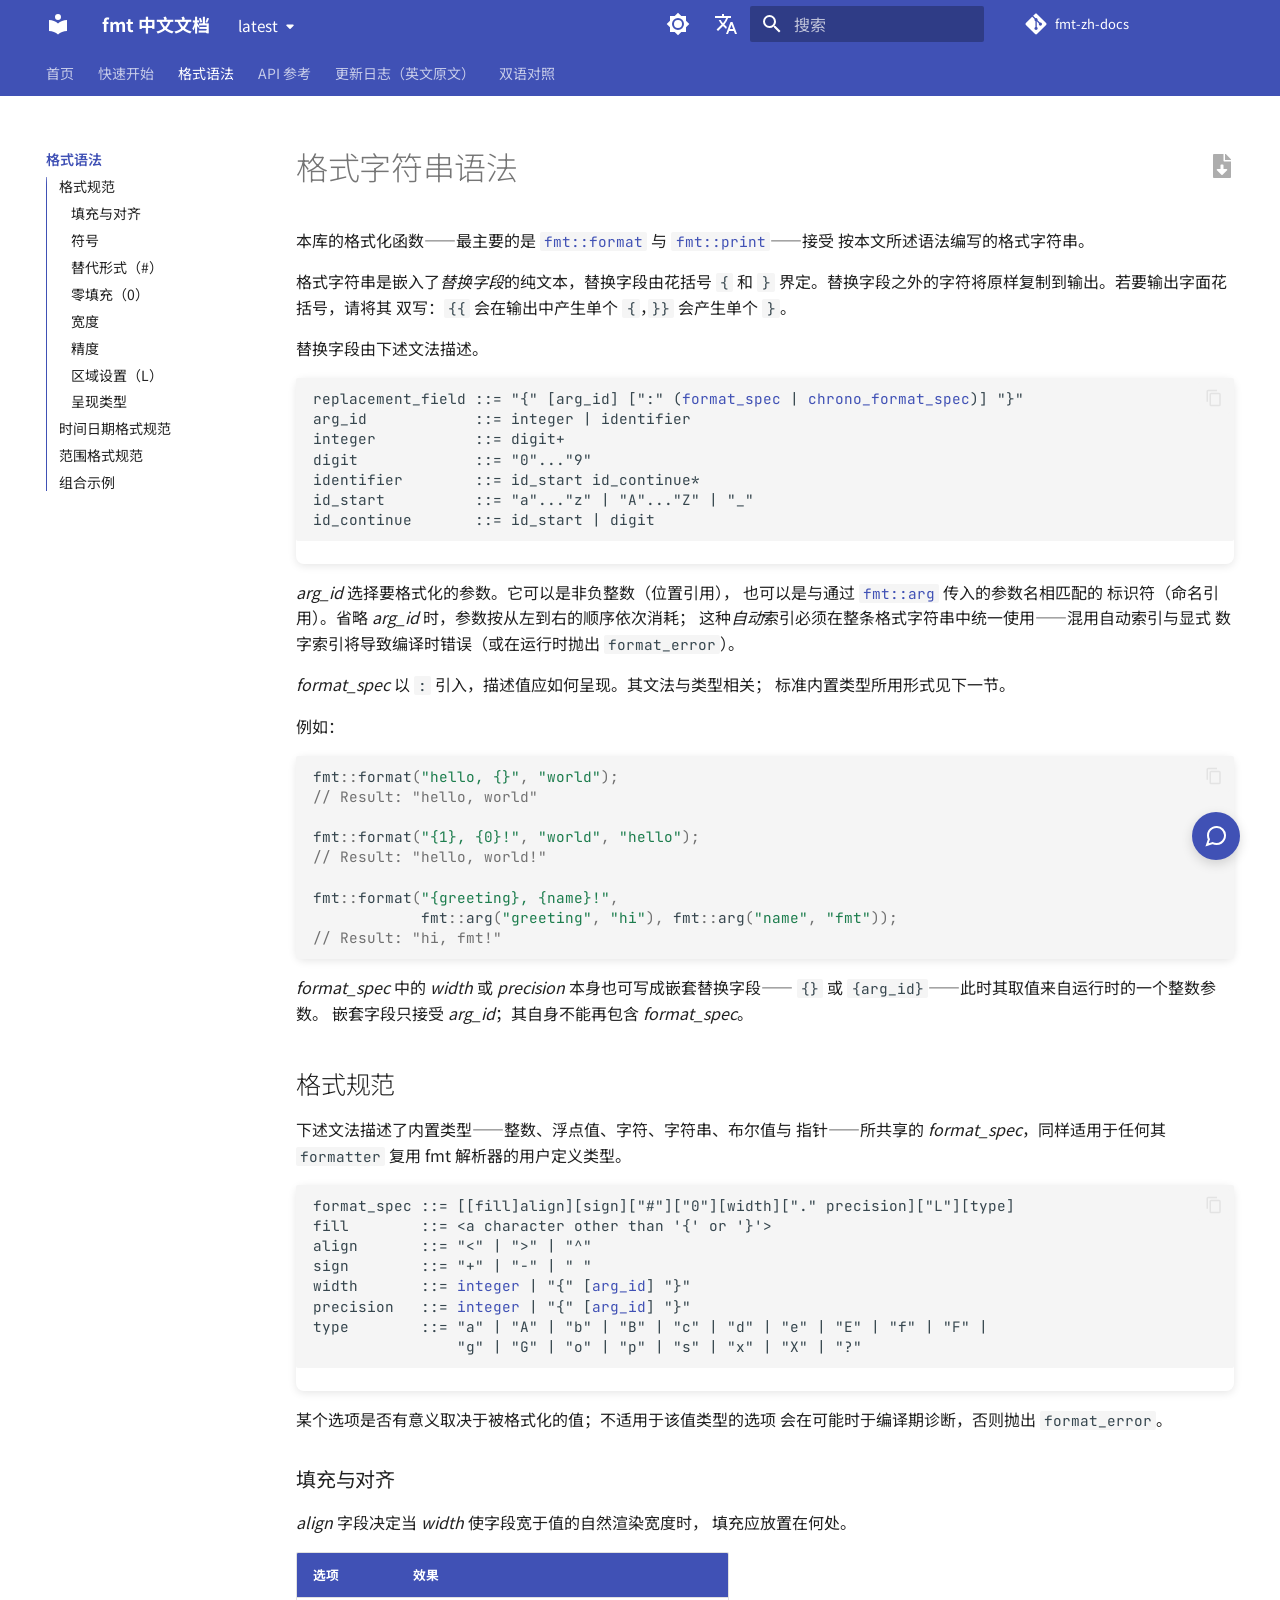
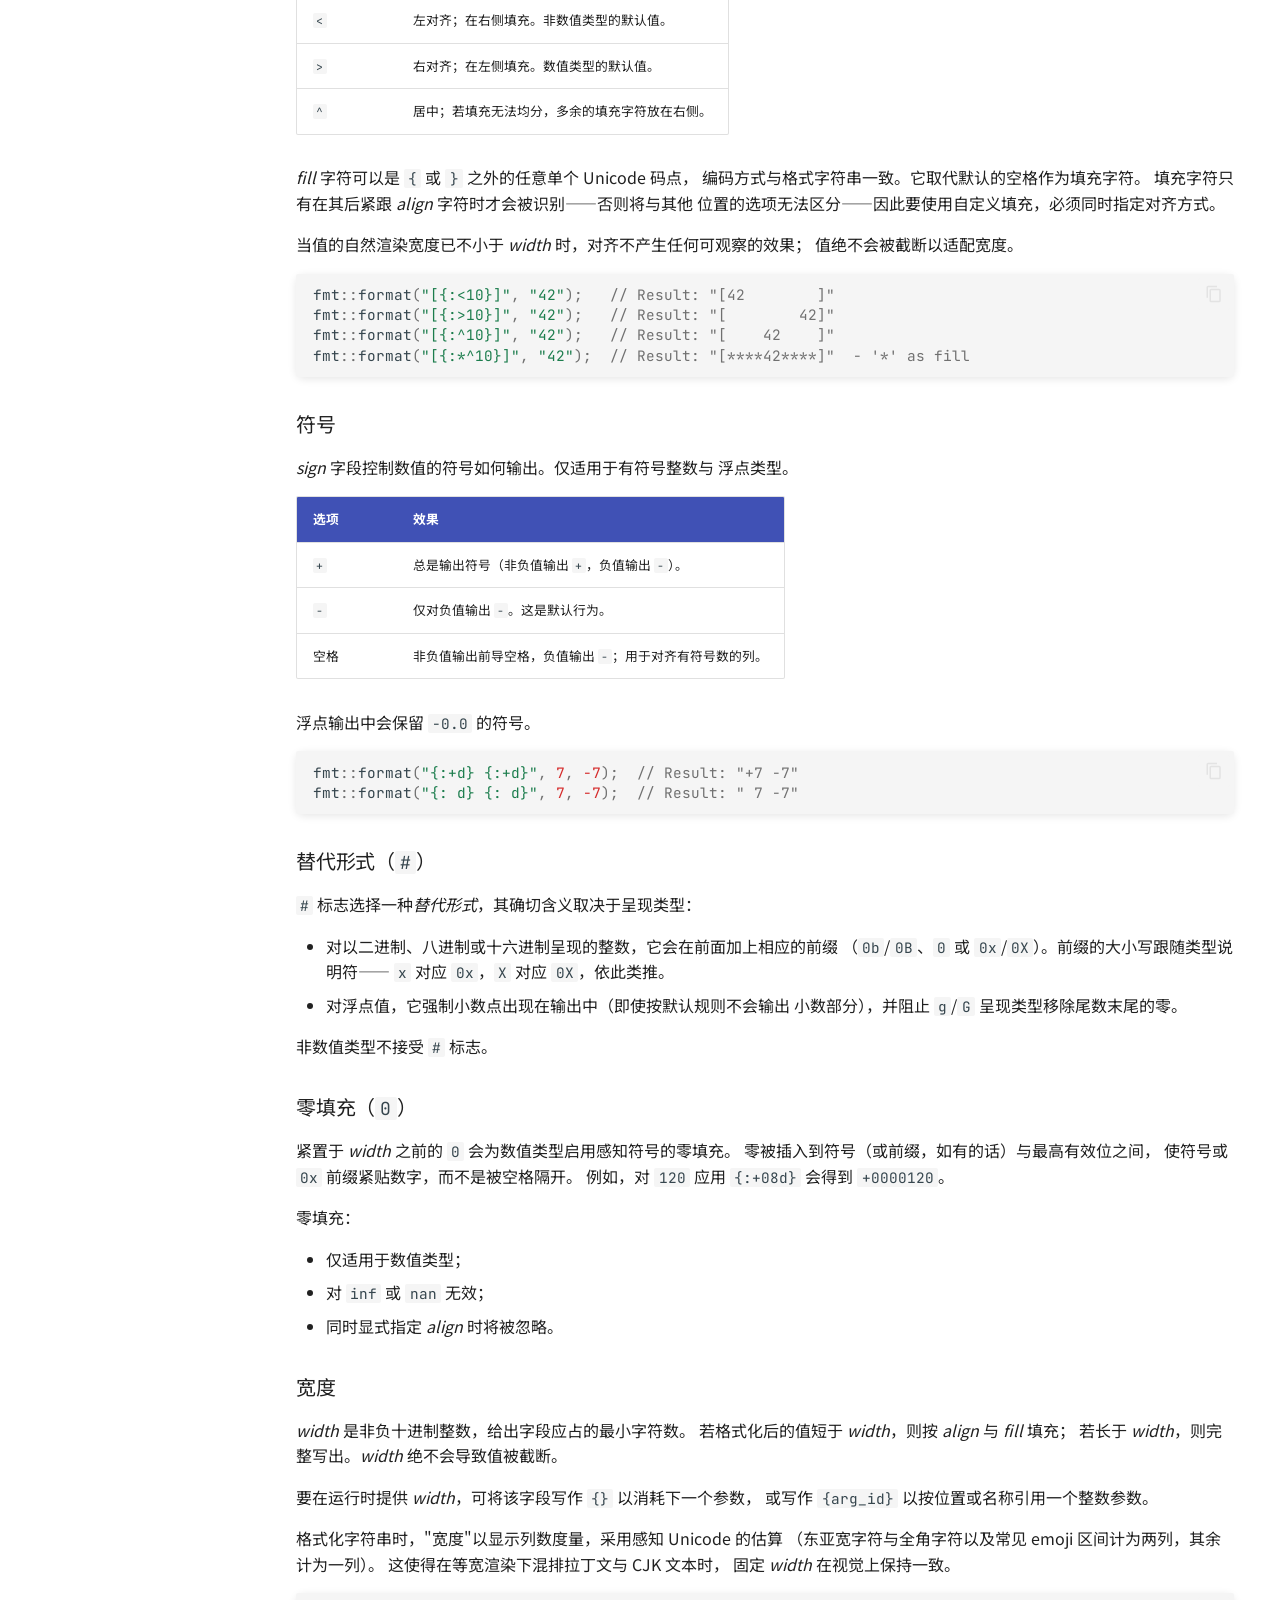
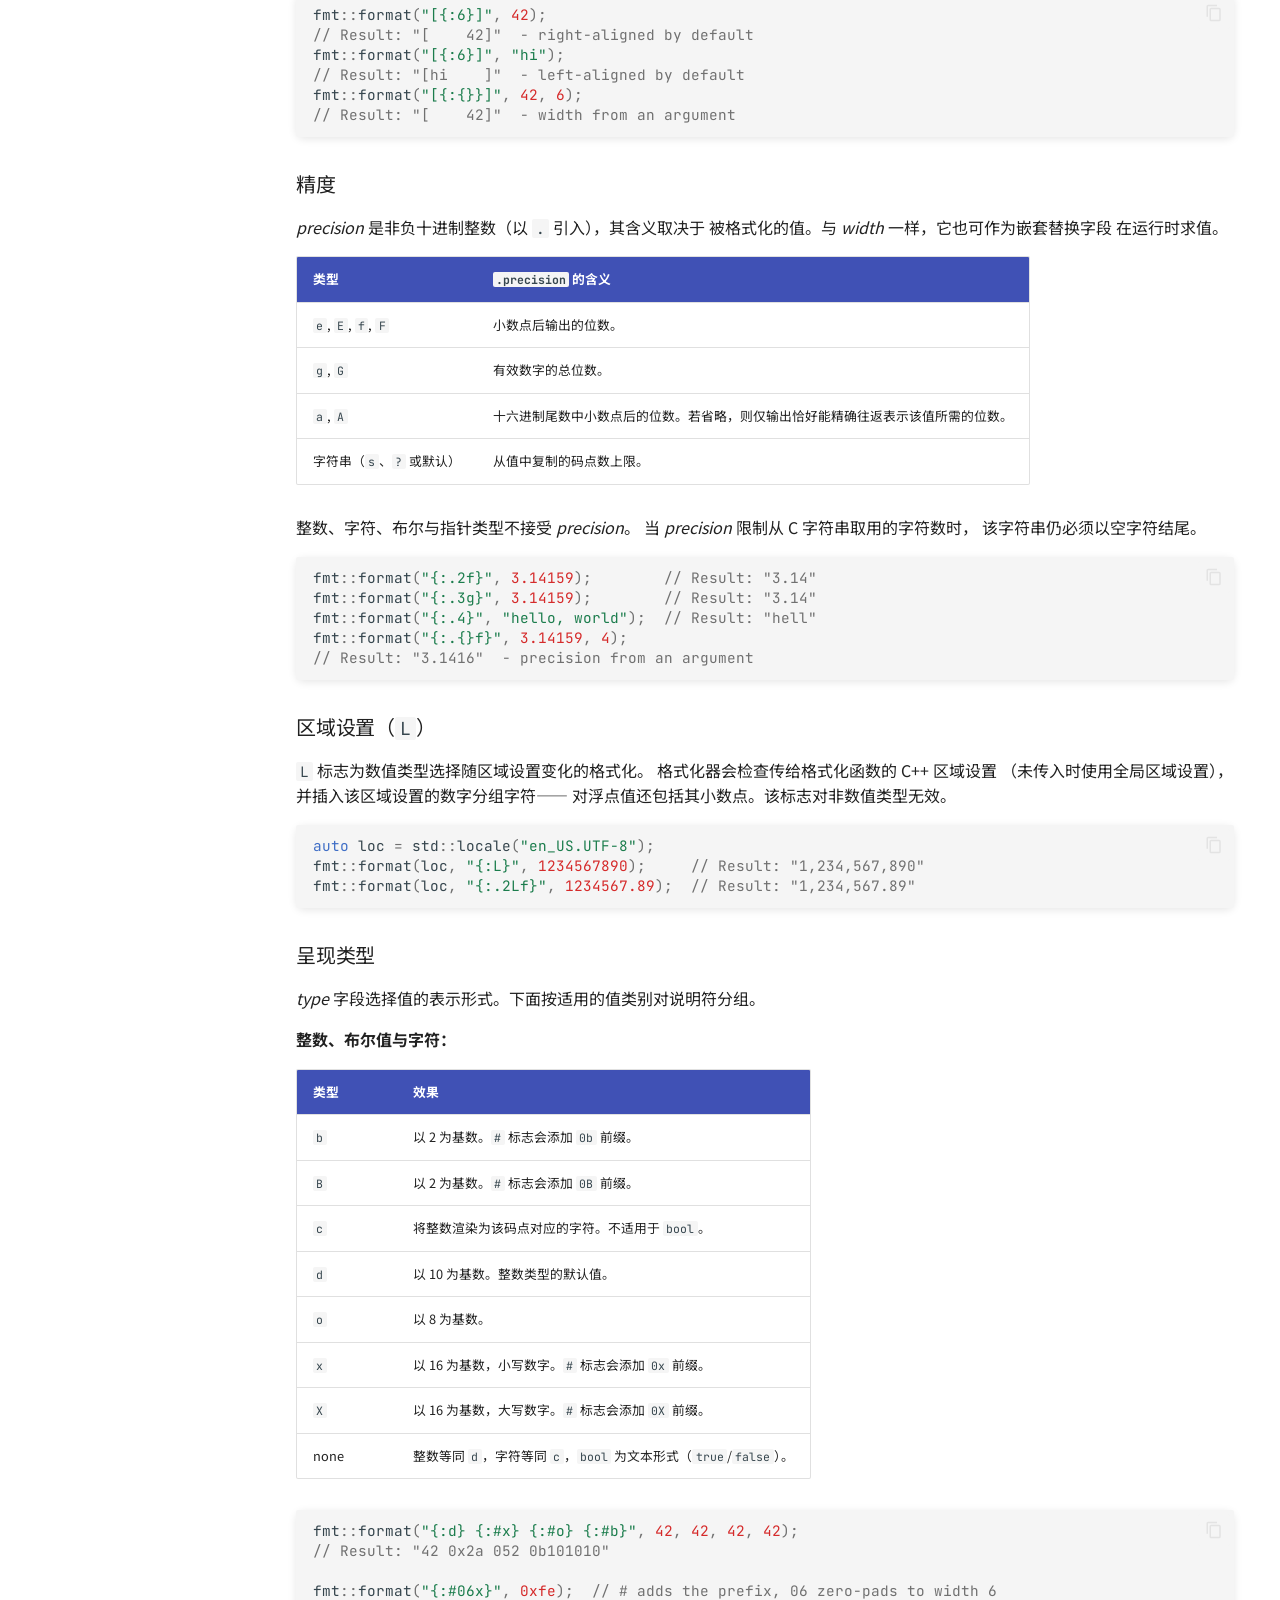
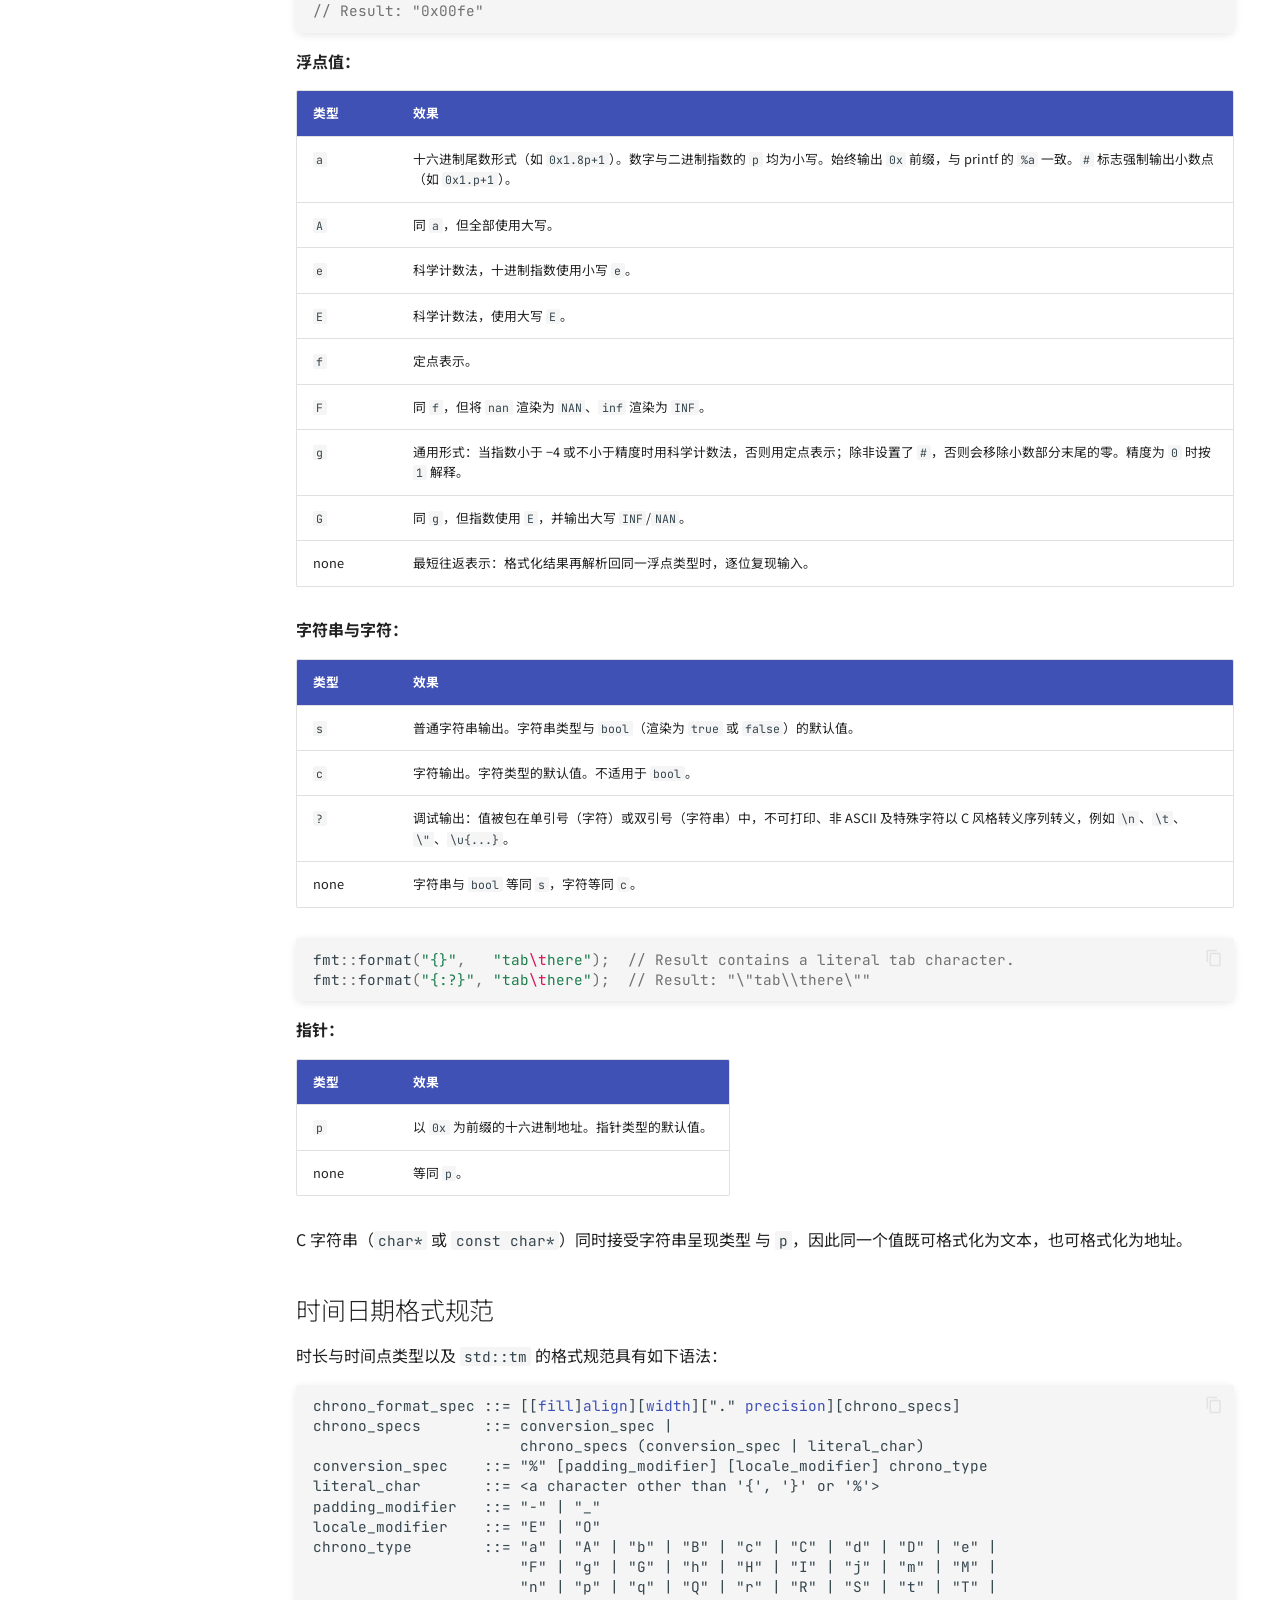
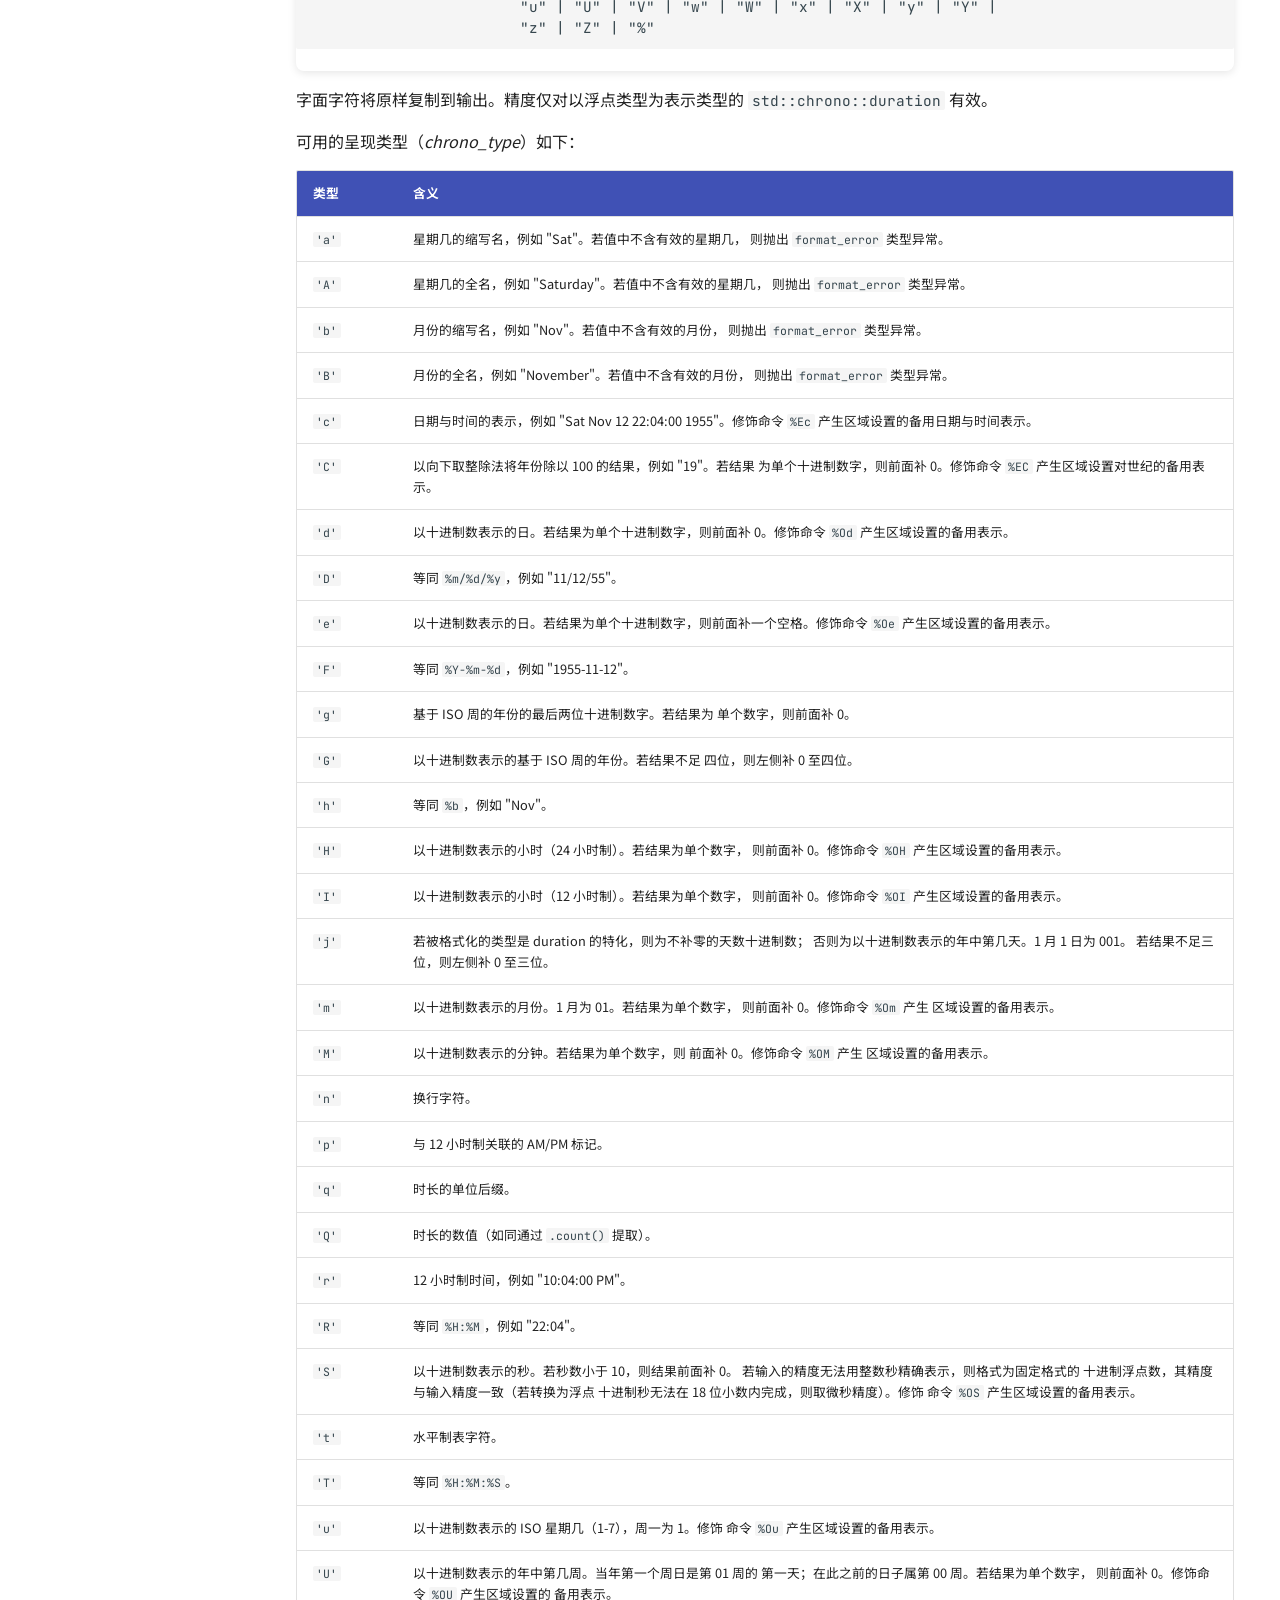
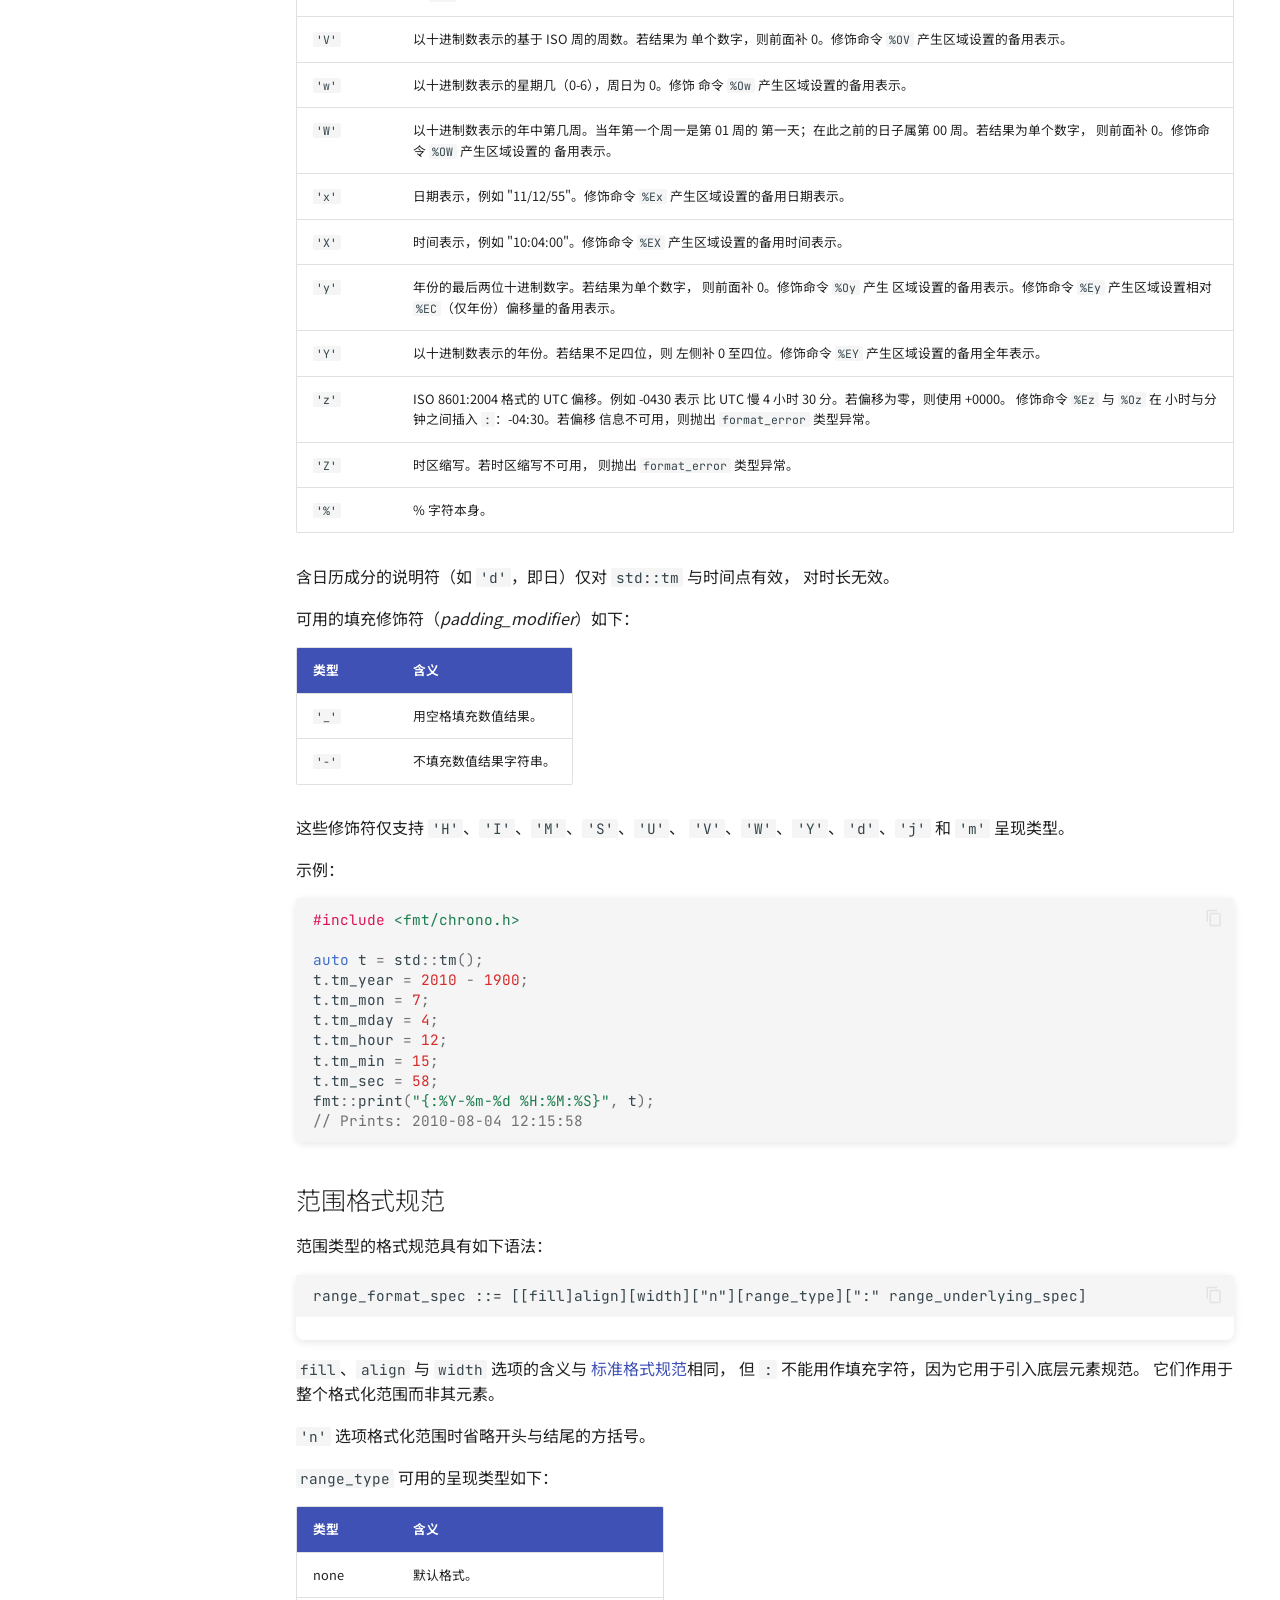
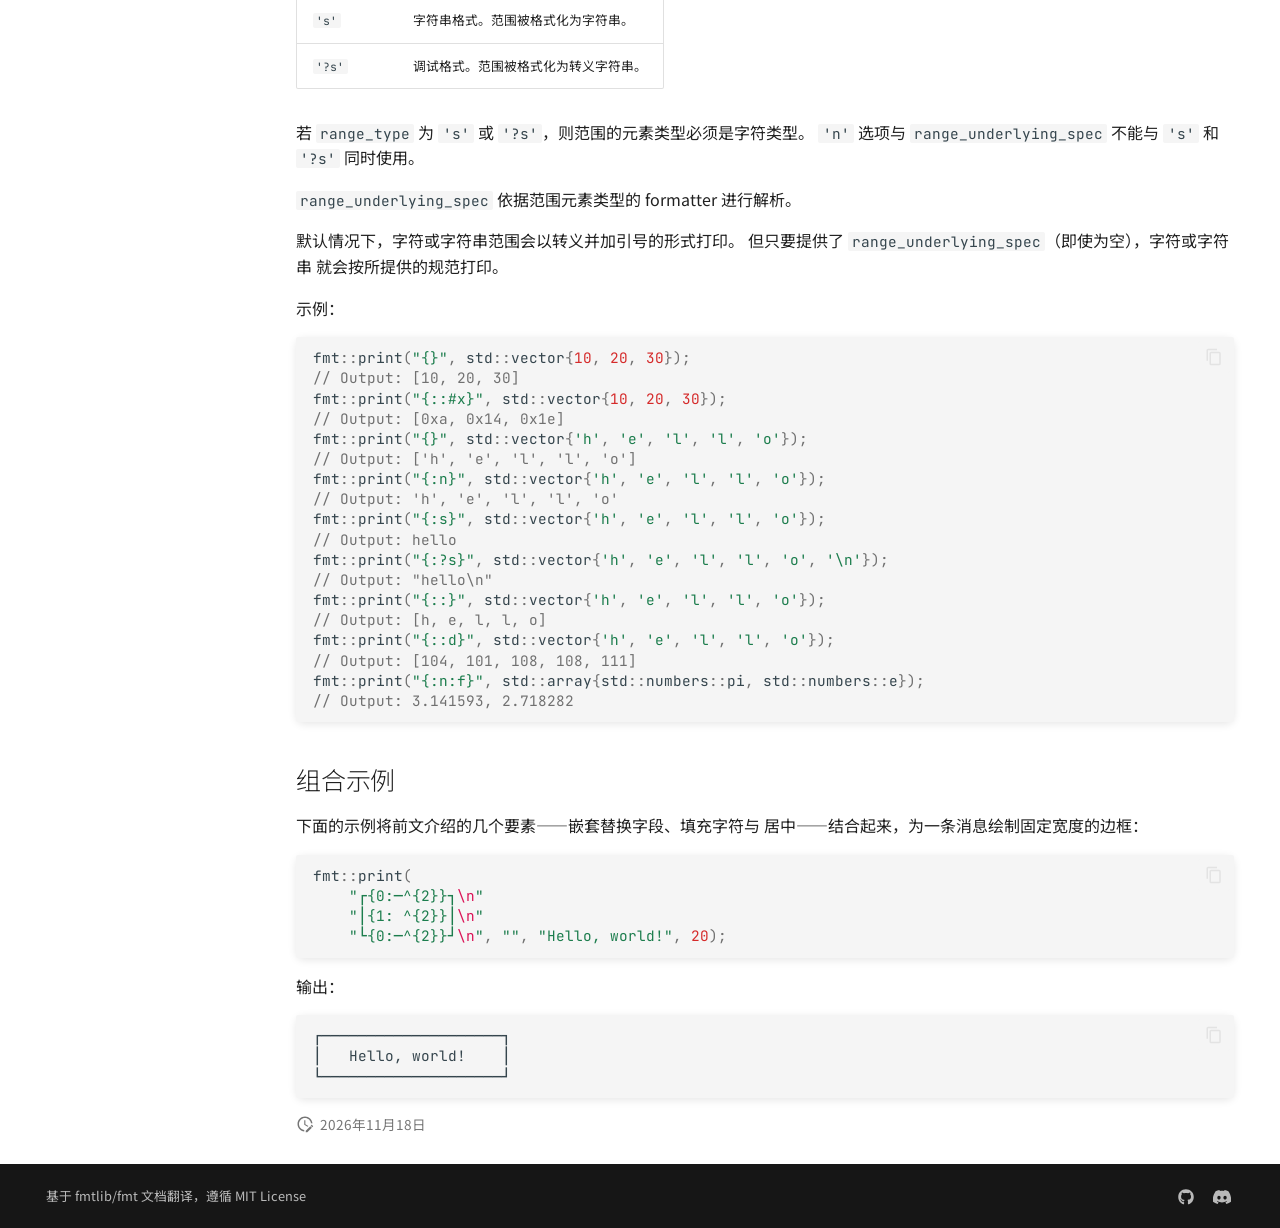
<file: latest/syntax/index.html>
<!doctype html>
<html lang="zh" class="no-js">
  <head>
    
      <meta charset="utf-8">
      <meta name="viewport" content="width=device-width,initial-scale=1">
      
        <meta name="description" content="{fmt} 库官方文档中文翻译版">
      
      
        <meta name="author" content="fmt 中文文档翻译组">
      
      
        <link rel="canonical" href="https://jxsword.github.io/fmt-zh-docs/latest/syntax/">
      
      
        <link rel="prev" href="../get-started/">
      
      
        <link rel="next" href="../api/">
      
      
        
          <link rel="alternate" href="https://fmt.dev/latest/" hreflang="en">
        
      
      
      <link rel="icon" href="../assets/images/favicon.png">
      <meta name="generator" content="mkdocs-1.6.1, mkdocs-material-9.8.1">
    
    
      
        <title>格式语法 - fmt 中文文档</title>
      
    
    
      <link rel="stylesheet" href="../assets/stylesheets/main.57a0d79d.min.css">
      
        
        <link rel="stylesheet" href="../assets/stylesheets/palette.fb2fffe2.min.css">
      
      


    
    
      
    
    
      
        
        
        <link rel="preconnect" href="https://fonts.gstatic.com" crossorigin>
        <link rel="stylesheet" href="https://fonts.googleapis.com/css?family=Noto+Sans+SC:300,300i,400,400i,700,700i%7CJetBrains+Mono:400,400i,700,700i&display=fallback">
        <style>:root{--md-text-font:"Noto Sans SC";--md-code-font:"JetBrains Mono"}</style>
      
    
    
      <link rel="stylesheet" href="../assets/css/custom.css">
    
      <link rel="stylesheet" href="../assets/css/bilingual.css">
    
    <script>__md_scope=new URL("..",location),__md_hash=e=>[...e].reduce(((e,_)=>(e<<5)-e+_.charCodeAt(0)),0),__md_get=(e,_=localStorage,t=__md_scope)=>JSON.parse(_.getItem(t.pathname+"."+e)),__md_set=(e,_,t=localStorage,a=__md_scope)=>{try{t.setItem(a.pathname+"."+e,JSON.stringify(_))}catch(e){}}</script>
    
      
  


  
  

<script id="__analytics">function __md_analytics(){function e(){dataLayer.push(arguments)}window.dataLayer=window.dataLayer||[],e("js",new Date),e("config","G-XXXXXXXXXX"),document.addEventListener("DOMContentLoaded",(function(){document.forms.search&&document.forms.search.query.addEventListener("blur",(function(){this.value&&e("event","search",{search_term:this.value})}));document$.subscribe((function(){var t=document.forms.feedback;if(void 0!==t)for(var a of t.querySelectorAll("[type=submit]"))a.addEventListener("click",(function(a){a.preventDefault();var n=document.location.pathname,d=this.getAttribute("data-md-value");e("event","feedback",{page:n,data:d}),t.firstElementChild.disabled=!0;var r=t.querySelector(".md-feedback__note [data-md-value='"+d+"']");r&&(r.hidden=!1)})),t.hidden=!1})),location$.subscribe((function(t){e("config","G-XXXXXXXXXX",{page_path:t.pathname})}))}));var t=document.createElement("script");t.async=!0,t.src="https://www.googletagmanager.com/gtag/js?id=G-XXXXXXXXXX",document.getElementById("__analytics").insertAdjacentElement("afterEnd",t)}</script>
  
    <script>"undefined"!=typeof __md_analytics&&__md_analytics()</script>
  

    
    
  </head>
  
  
    
    
      
    
    
    
    
    <body dir="ltr" data-md-color-scheme="default" data-md-color-primary="indigo" data-md-color-accent="indigo">
  
    
    <input class="md-toggle" data-md-toggle="drawer" type="checkbox" id="__drawer" autocomplete="off">
    <input class="md-toggle" data-md-toggle="search" type="checkbox" id="__search" autocomplete="off">
    <label class="md-overlay" for="__drawer"></label>
    <div data-md-component="skip">
      
        
        <a href="#_1" class="md-skip">
          跳转至
        </a>
      
    </div>
    <div data-md-component="announce">
      
    </div>
    
      <div data-md-color-scheme="default" data-md-component="outdated" hidden>
        
      </div>
    
    
      

<header class="md-header" data-md-component="header">
  <nav class="md-header__inner md-grid" aria-label="页眉">
    <a href=".." title="fmt 中文文档" class="md-header__button md-logo" aria-label="fmt 中文文档" data-md-component="logo">
      
  
  <svg xmlns="http://www.w3.org/2000/svg" viewBox="0 0 24 24"><path d="M12 8a3 3 0 0 0 3-3 3 3 0 0 0-3-3 3 3 0 0 0-3 3 3 3 0 0 0 3 3m0 3.54C9.64 9.35 6.5 8 3 8v11c3.5 0 6.64 1.35 9 3.54 2.36-2.19 5.5-3.54 9-3.54V8c-3.5 0-6.64 1.35-9 3.54"/></svg>

    </a>
    <label class="md-header__button md-icon" for="__drawer">
      
      <svg xmlns="http://www.w3.org/2000/svg" viewBox="0 0 24 24"><path d="M3 6h18v2H3zm0 5h18v2H3zm0 5h18v2H3z"/></svg>
    </label>
    <div class="md-header__title" data-md-component="header-title">
      <div class="md-header__ellipsis">
        <div class="md-header__topic">
          <span class="md-ellipsis">
            fmt 中文文档
          </span>
        </div>
        <div class="md-header__topic" data-md-component="header-topic">
          <span class="md-ellipsis">
            
              格式语法
            
          </span>
        </div>
      </div>
    </div>
    
      
        <form class="md-header__option" data-md-component="palette">
  
    
    
    
    <input class="md-option" data-md-color-media="" data-md-color-scheme="default" data-md-color-primary="indigo" data-md-color-accent="indigo"  aria-label="切换到深色模式"  type="radio" name="__palette" id="__palette_0">
    
      <label class="md-header__button md-icon" title="切换到深色模式" for="__palette_1" hidden>
        <svg xmlns="http://www.w3.org/2000/svg" viewBox="0 0 24 24"><path d="M12 8a4 4 0 0 0-4 4 4 4 0 0 0 4 4 4 4 0 0 0 4-4 4 4 0 0 0-4-4m0 10a6 6 0 0 1-6-6 6 6 0 0 1 6-6 6 6 0 0 1 6 6 6 6 0 0 1-6 6m8-9.31V4h-4.69L12 .69 8.69 4H4v4.69L.69 12 4 15.31V20h4.69L12 23.31 15.31 20H20v-4.69L23.31 12z"/></svg>
      </label>
    
  
    
    
    
    <input class="md-option" data-md-color-media="" data-md-color-scheme="slate" data-md-color-primary="indigo" data-md-color-accent="indigo"  aria-label="切换到浅色模式"  type="radio" name="__palette" id="__palette_1">
    
      <label class="md-header__button md-icon" title="切换到浅色模式" for="__palette_0" hidden>
        <svg xmlns="http://www.w3.org/2000/svg" viewBox="0 0 24 24"><path d="M12 18c-.89 0-1.74-.2-2.5-.55C11.56 16.5 13 14.42 13 12s-1.44-4.5-3.5-5.45C10.26 6.2 11.11 6 12 6a6 6 0 0 1 6 6 6 6 0 0 1-6 6m8-9.31V4h-4.69L12 .69 8.69 4H4v4.69L.69 12 4 15.31V20h4.69L12 23.31 15.31 20H20v-4.69L23.31 12z"/></svg>
      </label>
    
  
</form>
      
    
    
      <script>var palette=__md_get("__palette");if(palette&&palette.color){if("(prefers-color-scheme)"===palette.color.media){var media=matchMedia("(prefers-color-scheme: light)"),input=document.querySelector(media.matches?"[data-md-color-media='(prefers-color-scheme: light)']":"[data-md-color-media='(prefers-color-scheme: dark)']");palette.color.media=input.getAttribute("data-md-color-media"),palette.color.scheme=input.getAttribute("data-md-color-scheme"),palette.color.primary=input.getAttribute("data-md-color-primary"),palette.color.accent=input.getAttribute("data-md-color-accent")}for(var[key,value]of Object.entries(palette.color))document.body.setAttribute("data-md-color-"+key,value)}</script>
    
    
      <div class="md-header__option">
  <div class="md-select">
    
    <button class="md-header__button md-icon" aria-label="选择当前语言">
      <svg xmlns="http://www.w3.org/2000/svg" viewBox="0 0 24 24"><path d="m12.87 15.07-2.54-2.51.03-.03A17.5 17.5 0 0 0 14.07 6H17V4h-7V2H8v2H1v2h11.17C11.5 7.92 10.44 9.75 9 11.35 8.07 10.32 7.3 9.19 6.69 8h-2c.73 1.63 1.73 3.17 2.98 4.56l-5.09 5.02L4 19l5-5 3.11 3.11zM18.5 10h-2L12 22h2l1.12-3h4.75L21 22h2zm-2.62 7 1.62-4.33L19.12 17z"/></svg>
    </button>
    <div class="md-select__inner">
      <ul class="md-select__list">
        
          <li class="md-select__item">
            <a href="https://fmt.dev/latest/" hreflang="en" class="md-select__link">
              English (Original)
            </a>
          </li>
        
      </ul>
    </div>
  </div>
</div>
    
    
      
      
        <label class="md-header__button md-icon" for="__search">
          
          <svg xmlns="http://www.w3.org/2000/svg" viewBox="0 0 24 24"><path d="M9.5 3A6.5 6.5 0 0 1 16 9.5c0 1.61-.59 3.09-1.56 4.23l.27.27h.79l5 5-1.5 1.5-5-5v-.79l-.27-.27A6.52 6.52 0 0 1 9.5 16 6.5 6.5 0 0 1 3 9.5 6.5 6.5 0 0 1 9.5 3m0 2C7 5 5 7 5 9.5S7 14 9.5 14 14 12 14 9.5 12 5 9.5 5"/></svg>
        </label>
        <div class="md-search" data-md-component="search" role="dialog">
  <label class="md-search__overlay" for="__search"></label>
  <div class="md-search__inner" role="search">
    <form class="md-search__form" name="search">
      <input type="text" class="md-search__input" name="query" aria-label="搜索" placeholder="搜索" autocapitalize="off" autocorrect="off" autocomplete="off" spellcheck="false" data-md-component="search-query" required>
      <label class="md-search__icon md-icon" for="__search">
        
        <svg xmlns="http://www.w3.org/2000/svg" viewBox="0 0 24 24"><path d="M9.5 3A6.5 6.5 0 0 1 16 9.5c0 1.61-.59 3.09-1.56 4.23l.27.27h.79l5 5-1.5 1.5-5-5v-.79l-.27-.27A6.52 6.52 0 0 1 9.5 16 6.5 6.5 0 0 1 3 9.5 6.5 6.5 0 0 1 9.5 3m0 2C7 5 5 7 5 9.5S7 14 9.5 14 14 12 14 9.5 12 5 9.5 5"/></svg>
        
        <svg xmlns="http://www.w3.org/2000/svg" viewBox="0 0 24 24"><path d="M20 11v2H8l5.5 5.5-1.42 1.42L4.16 12l7.92-7.92L13.5 5.5 8 11z"/></svg>
      </label>
      <nav class="md-search__options" aria-label="查找">
        
          <a href="javascript:void(0)" class="md-search__icon md-icon" title="分享" aria-label="分享" data-clipboard data-clipboard-text="" data-md-component="search-share" tabindex="-1">
            
            <svg xmlns="http://www.w3.org/2000/svg" viewBox="0 0 24 24"><path d="M18 16.08c-.76 0-1.44.3-1.96.77L8.91 12.7c.05-.23.09-.46.09-.7s-.04-.47-.09-.7l7.05-4.11c.54.5 1.25.81 2.04.81a3 3 0 0 0 3-3 3 3 0 0 0-3-3 3 3 0 0 0-3 3c0 .24.04.47.09.7L8.04 9.81C7.5 9.31 6.79 9 6 9a3 3 0 0 0-3 3 3 3 0 0 0 3 3c.79 0 1.5-.31 2.04-.81l7.12 4.15c-.05.21-.08.43-.08.66 0 1.61 1.31 2.91 2.92 2.91s2.92-1.3 2.92-2.91A2.92 2.92 0 0 0 18 16.08"/></svg>
          </a>
        
        <button type="reset" class="md-search__icon md-icon" title="清空当前内容" aria-label="清空当前内容" tabindex="-1">
          
          <svg xmlns="http://www.w3.org/2000/svg" viewBox="0 0 24 24"><path d="M19 6.41 17.59 5 12 10.59 6.41 5 5 6.41 10.59 12 5 17.59 6.41 19 12 13.41 17.59 19 19 17.59 13.41 12z"/></svg>
        </button>
      </nav>
      
    </form>
    <div class="md-search__output">
      <div class="md-search__scrollwrap" tabindex="0" data-md-scrollfix>
        <div class="md-search-result" data-md-component="search-result">
          <div class="md-search-result__meta">
            正在初始化搜索引擎
          </div>
          <ol class="md-search-result__list" role="presentation"></ol>
        </div>
      </div>
    </div>
  </div>
</div>
      
    
    
      <div class="md-header__source">
        <a href="https://github.com/jxsword/fmt-zh-docs" title="前往仓库" class="md-source" data-md-component="source">
  <div class="md-source__icon md-icon">
    
    <svg xmlns="http://www.w3.org/2000/svg" viewBox="0 0 448 512"><!--! Font Awesome Free 7.1.0 by @fontawesome - https://fontawesome.com License - https://fontawesome.com/license/free (Icons: CC BY 4.0, Fonts: SIL OFL 1.1, Code: MIT License) Copyright 2025 Fonticons, Inc.--><path d="M439.6 236.1 244 40.5c-5.4-5.5-12.8-8.5-20.4-8.5s-15 3-20.4 8.4L162.5 81l51.5 51.5c27.1-9.1 52.7 16.8 43.4 43.7l49.7 49.7c34.2-11.8 61.2 31 35.5 56.7-26.5 26.5-70.2-2.9-56-37.3L240.3 199v121.9c25.3 12.5 22.3 41.8 9.1 55-6.4 6.4-15.2 10.1-24.3 10.1s-17.8-3.6-24.3-10.1c-17.6-17.6-11.1-46.9 11.2-56v-123c-20.8-8.5-24.6-30.7-18.6-45L142.6 101 8.5 235.1C3 240.6 0 247.9 0 255.5s3 15 8.5 20.4l195.6 195.7c5.4 5.4 12.7 8.4 20.4 8.4s15-3 20.4-8.4l194.7-194.7c5.4-5.4 8.4-12.8 8.4-20.4s-3-15-8.4-20.4"/></svg>
  </div>
  <div class="md-source__repository">
    fmt-zh-docs
  </div>
</a>
      </div>
    
  </nav>
  
</header>
    
    <div class="md-container" data-md-component="container">
      
      
        
          
            
<nav class="md-tabs" aria-label="标签" data-md-component="tabs">
  <div class="md-grid">
    <ul class="md-tabs__list">
      
        
  
  
  
  
    <li class="md-tabs__item">
      <a href=".." class="md-tabs__link">
        
  
  
    
  
  首页

      </a>
    </li>
  

      
        
  
  
  
  
    <li class="md-tabs__item">
      <a href="../get-started/" class="md-tabs__link">
        
  
  
    
  
  快速开始

      </a>
    </li>
  

      
        
  
  
  
    
  
  
    <li class="md-tabs__item md-tabs__item--active">
      <a href="./" class="md-tabs__link">
        
  
  
    
  
  格式语法

      </a>
    </li>
  

      
        
  
  
  
  
    <li class="md-tabs__item">
      <a href="../api/" class="md-tabs__link">
        
  
  
    
  
  API 参考

      </a>
    </li>
  

      
        
  
  
  
  
    <li class="md-tabs__item">
      <a href="../ChangeLog-old/" class="md-tabs__link">
        
  
  
    
  
  更新日志（英文原文）

      </a>
    </li>
  

      
        
  
  
  
  
    
    
      <li class="md-tabs__item">
        <a href="../bilingual/about/" class="md-tabs__link">
          
  
  
  双语对照

        </a>
      </li>
    
  

      
    </ul>
  </div>
</nav>
          
        
      
      <main class="md-main" data-md-component="main">
        <div class="md-main__inner md-grid">
          
            
              
              <div class="md-sidebar md-sidebar--primary" data-md-component="sidebar" data-md-type="navigation" >
                <div class="md-sidebar__scrollwrap">
                  <div class="md-sidebar__inner">
                    


  


  

<nav class="md-nav md-nav--primary md-nav--lifted md-nav--integrated" aria-label="导航栏" data-md-level="0">
  <label class="md-nav__title" for="__drawer">
    <a href=".." title="fmt 中文文档" class="md-nav__button md-logo" aria-label="fmt 中文文档" data-md-component="logo">
      
  
  <svg xmlns="http://www.w3.org/2000/svg" viewBox="0 0 24 24"><path d="M12 8a3 3 0 0 0 3-3 3 3 0 0 0-3-3 3 3 0 0 0-3 3 3 3 0 0 0 3 3m0 3.54C9.64 9.35 6.5 8 3 8v11c3.5 0 6.64 1.35 9 3.54 2.36-2.19 5.5-3.54 9-3.54V8c-3.5 0-6.64 1.35-9 3.54"/></svg>

    </a>
    fmt 中文文档
  </label>
  
    <div class="md-nav__source">
      <a href="https://github.com/jxsword/fmt-zh-docs" title="前往仓库" class="md-source" data-md-component="source">
  <div class="md-source__icon md-icon">
    
    <svg xmlns="http://www.w3.org/2000/svg" viewBox="0 0 448 512"><!--! Font Awesome Free 7.1.0 by @fontawesome - https://fontawesome.com License - https://fontawesome.com/license/free (Icons: CC BY 4.0, Fonts: SIL OFL 1.1, Code: MIT License) Copyright 2025 Fonticons, Inc.--><path d="M439.6 236.1 244 40.5c-5.4-5.5-12.8-8.5-20.4-8.5s-15 3-20.4 8.4L162.5 81l51.5 51.5c27.1-9.1 52.7 16.8 43.4 43.7l49.7 49.7c34.2-11.8 61.2 31 35.5 56.7-26.5 26.5-70.2-2.9-56-37.3L240.3 199v121.9c25.3 12.5 22.3 41.8 9.1 55-6.4 6.4-15.2 10.1-24.3 10.1s-17.8-3.6-24.3-10.1c-17.6-17.6-11.1-46.9 11.2-56v-123c-20.8-8.5-24.6-30.7-18.6-45L142.6 101 8.5 235.1C3 240.6 0 247.9 0 255.5s3 15 8.5 20.4l195.6 195.7c5.4 5.4 12.7 8.4 20.4 8.4s15-3 20.4-8.4l194.7-194.7c5.4-5.4 8.4-12.8 8.4-20.4s-3-15-8.4-20.4"/></svg>
  </div>
  <div class="md-source__repository">
    fmt-zh-docs
  </div>
</a>
    </div>
  
  <ul class="md-nav__list" data-md-scrollfix>
    
      
      
  
  
  
  
    <li class="md-nav__item">
      <a href=".." class="md-nav__link">
        
  
  
  <span class="md-ellipsis">
    
  
    首页
  

    
  </span>
  
  

      </a>
    </li>
  

    
      
      
  
  
  
  
    <li class="md-nav__item">
      <a href="../get-started/" class="md-nav__link">
        
  
  
  <span class="md-ellipsis">
    
  
    快速开始
  

    
  </span>
  
  

      </a>
    </li>
  

    
      
      
  
  
    
  
  
  
    <li class="md-nav__item md-nav__item--active">
      
      <input class="md-nav__toggle md-toggle" type="checkbox" id="__toc">
      
      
        
      
      
        <label class="md-nav__link md-nav__link--active" for="__toc">
          
  
  
  <span class="md-ellipsis">
    
  
    格式语法
  

    
  </span>
  
  

          <span class="md-nav__icon md-icon"></span>
        </label>
      
      <a href="./" class="md-nav__link md-nav__link--active">
        
  
  
  <span class="md-ellipsis">
    
  
    格式语法
  

    
  </span>
  
  

      </a>
      
        

<nav class="md-nav md-nav--secondary" aria-label="目录">
  
  
  
    
  
  
    <label class="md-nav__title" for="__toc">
      <span class="md-nav__icon md-icon"></span>
      目录
    </label>
    <ul class="md-nav__list" data-md-component="toc" data-md-scrollfix>
      
        <li class="md-nav__item">
  <a href="#_2" class="md-nav__link">
    <span class="md-ellipsis">
      
        格式规范
      
    </span>
  </a>
  
    <nav class="md-nav" aria-label="格式规范">
      <ul class="md-nav__list">
        
          <li class="md-nav__item">
  <a href="#_3" class="md-nav__link">
    <span class="md-ellipsis">
      
        填充与对齐
      
    </span>
  </a>
  
</li>
        
          <li class="md-nav__item">
  <a href="#_4" class="md-nav__link">
    <span class="md-ellipsis">
      
        符号
      
    </span>
  </a>
  
</li>
        
          <li class="md-nav__item">
  <a href="#_5" class="md-nav__link">
    <span class="md-ellipsis">
      
        替代形式（#）
      
    </span>
  </a>
  
</li>
        
          <li class="md-nav__item">
  <a href="#0" class="md-nav__link">
    <span class="md-ellipsis">
      
        零填充（0）
      
    </span>
  </a>
  
</li>
        
          <li class="md-nav__item">
  <a href="#_6" class="md-nav__link">
    <span class="md-ellipsis">
      
        宽度
      
    </span>
  </a>
  
</li>
        
          <li class="md-nav__item">
  <a href="#_7" class="md-nav__link">
    <span class="md-ellipsis">
      
        精度
      
    </span>
  </a>
  
</li>
        
          <li class="md-nav__item">
  <a href="#l" class="md-nav__link">
    <span class="md-ellipsis">
      
        区域设置（L）
      
    </span>
  </a>
  
</li>
        
          <li class="md-nav__item">
  <a href="#_8" class="md-nav__link">
    <span class="md-ellipsis">
      
        呈现类型
      
    </span>
  </a>
  
</li>
        
      </ul>
    </nav>
  
</li>
      
        <li class="md-nav__item">
  <a href="#_9" class="md-nav__link">
    <span class="md-ellipsis">
      
        时间日期格式规范
      
    </span>
  </a>
  
</li>
      
        <li class="md-nav__item">
  <a href="#_10" class="md-nav__link">
    <span class="md-ellipsis">
      
        范围格式规范
      
    </span>
  </a>
  
</li>
      
        <li class="md-nav__item">
  <a href="#_11" class="md-nav__link">
    <span class="md-ellipsis">
      
        组合示例
      
    </span>
  </a>
  
</li>
      
    </ul>
  
</nav>
      
    </li>
  

    
      
      
  
  
  
  
    <li class="md-nav__item">
      <a href="../api/" class="md-nav__link">
        
  
  
  <span class="md-ellipsis">
    
  
    API 参考
  

    
  </span>
  
  

      </a>
    </li>
  

    
      
      
  
  
  
  
    <li class="md-nav__item">
      <a href="../ChangeLog-old/" class="md-nav__link">
        
  
  
  <span class="md-ellipsis">
    
  
    更新日志（英文原文）
  

    
  </span>
  
  

      </a>
    </li>
  

    
      
      
  
  
  
  
    
    
    
    
      
      
        
      
    
    
    <li class="md-nav__item md-nav__item--nested">
      
        
        
        <input class="md-nav__toggle md-toggle " type="checkbox" id="__nav_6" >
        
          
          <label class="md-nav__link" for="__nav_6" id="__nav_6_label" tabindex="0">
            
  
  
  <span class="md-ellipsis">
    
  
    双语对照
  

    
  </span>
  
  

            <span class="md-nav__icon md-icon"></span>
          </label>
        
        <nav class="md-nav" data-md-level="1" aria-labelledby="__nav_6_label" aria-expanded="false">
          <label class="md-nav__title" for="__nav_6">
            <span class="md-nav__icon md-icon"></span>
            
  
    双语对照
  

          </label>
          <ul class="md-nav__list" data-md-scrollfix>
            
              
                
  
  
  
  
    <li class="md-nav__item">
      <a href="../bilingual/about/" class="md-nav__link">
        
  
  
  <span class="md-ellipsis">
    
  
    说明
  

    
  </span>
  
  

      </a>
    </li>
  

              
            
              
                
  
  
  
  
    <li class="md-nav__item">
      <a href="../bilingual/" class="md-nav__link">
        
  
  
  <span class="md-ellipsis">
    
  
    首页
  

    
  </span>
  
  

      </a>
    </li>
  

              
            
              
                
  
  
  
  
    <li class="md-nav__item">
      <a href="../bilingual/get-started/" class="md-nav__link">
        
  
  
  <span class="md-ellipsis">
    
  
    快速开始
  

    
  </span>
  
  

      </a>
    </li>
  

              
            
              
                
  
  
  
  
    <li class="md-nav__item">
      <a href="../bilingual/syntax/" class="md-nav__link">
        
  
  
  <span class="md-ellipsis">
    
  
    格式语法
  

    
  </span>
  
  

      </a>
    </li>
  

              
            
              
                
  
  
  
  
    <li class="md-nav__item">
      <a href="../bilingual/api/" class="md-nav__link">
        
  
  
  <span class="md-ellipsis">
    
  
    API 参考
  

    
  </span>
  
  

      </a>
    </li>
  

              
            
          </ul>
        </nav>
      
    </li>
  

    
  </ul>
</nav>
                  </div>
                </div>
              </div>
            
            
          
          
            <div class="md-content" data-md-component="content">
              
              <article class="md-content__inner md-typeset"><a class="md-content__button md-icon" download href="syntax.pdf" title="PDF Export"><svg style="height: 1.2rem; width: 1.2rem;" viewBox="0 0 384 512" xmlns="http://www.w3.org/2000/svg"><path d="M224 136V0H24C10.7 0 0 10.7 0 24v464c0 13.3 10.7 24 24 24h336c13.3 0 24-10.7 24-24V160H248c-13.2 0-24-10.8-24-24zm76.45 211.36l-96.42 95.7c-6.65 6.61-17.39 6.61-24.04 0l-96.42-95.7C73.42 337.29 80.54 320 94.82 320H160v-80c0-8.84 7.16-16 16-16h32c8.84 0 16 7.16 16 16v80h65.18c14.28 0 21.4 17.29 11.27 27.36zM377 105L279.1 7c-4.5-4.5-10.6-7-17-7H256v128h128v-6.1c0-6.3-2.5-12.4-7-16.9z"></path></svg></a>
                
                  


  
  


<h1 id="_1">格式字符串语法<a class="headerlink" href="#_1" title="Permanent link">&para;</a></h1>
<p>本库的格式化函数——最主要的是
<a href="../api/#format"><code>fmt::format</code></a> 与 <a href="../api/#print"><code>fmt::print</code></a>——接受
按本文所述语法编写的格式字符串。</p>
<p>格式字符串是嵌入了<em>替换字段</em>的纯文本，替换字段由花括号 <code>{</code> 和 <code>}</code>
界定。替换字段之外的字符将原样复制到输出。若要输出字面花括号，请将其
双写：<code>{{</code> 会在输出中产生单个 <code>{</code>，<code>}}</code> 会产生单个 <code>}</code>。</p>
<p>替换字段由下述文法描述。</p>
<p><a id="replacement-field"></a></p>
<pre><code class="language-json"
>replacement_field ::= "{" [arg_id] [":" (<a href="#format-spec"
  >format_spec</a> | <a href="#chrono-format-spec">chrono_format_spec</a>)] "}"
arg_id            ::= integer | identifier
integer           ::= digit+
digit             ::= "0"..."9"
identifier        ::= id_start id_continue*
id_start          ::= "a"..."z" | "A"..."Z" | "_"
id_continue       ::= id_start | digit</code>
</pre>

<p><em>arg_id</em> 选择要格式化的参数。它可以是非负整数（位置引用），
也可以是与通过 <a href="../api/#arg"><code>fmt::arg</code></a> 传入的参数名相匹配的
标识符（命名引用）。省略 <em>arg_id</em> 时，参数按从左到右的顺序依次消耗；
这种<em>自动</em>索引必须在整条格式字符串中统一使用——混用自动索引与显式
数字索引将导致编译时错误（或在运行时抛出 <code>format_error</code>）。</p>
<p><em>format_spec</em> 以 <code>:</code> 引入，描述值应如何呈现。其文法与类型相关；
标准内置类型所用形式见下一节。</p>
<p>例如：</p>
<div class="language-c++ highlight"><pre><span></span><code><span id="__span-0-1"><a id="__codelineno-0-1" name="__codelineno-0-1" href="#__codelineno-0-1"></a><span class="n">fmt</span><span class="o">::</span><span class="n">format</span><span class="p">(</span><span class="s">"hello, {}"</span><span class="p">,</span><span class="w"> </span><span class="s">"world"</span><span class="p">);</span>
</span><span id="__span-0-2"><a id="__codelineno-0-2" name="__codelineno-0-2" href="#__codelineno-0-2"></a><span class="c1">// Result: "hello, world"</span>
</span><span id="__span-0-3"><a id="__codelineno-0-3" name="__codelineno-0-3" href="#__codelineno-0-3"></a>
</span><span id="__span-0-4"><a id="__codelineno-0-4" name="__codelineno-0-4" href="#__codelineno-0-4"></a><span class="n">fmt</span><span class="o">::</span><span class="n">format</span><span class="p">(</span><span class="s">"{1}, {0}!"</span><span class="p">,</span><span class="w"> </span><span class="s">"world"</span><span class="p">,</span><span class="w"> </span><span class="s">"hello"</span><span class="p">);</span>
</span><span id="__span-0-5"><a id="__codelineno-0-5" name="__codelineno-0-5" href="#__codelineno-0-5"></a><span class="c1">// Result: "hello, world!"</span>
</span><span id="__span-0-6"><a id="__codelineno-0-6" name="__codelineno-0-6" href="#__codelineno-0-6"></a>
</span><span id="__span-0-7"><a id="__codelineno-0-7" name="__codelineno-0-7" href="#__codelineno-0-7"></a><span class="n">fmt</span><span class="o">::</span><span class="n">format</span><span class="p">(</span><span class="s">"{greeting}, {name}!"</span><span class="p">,</span>
</span><span id="__span-0-8"><a id="__codelineno-0-8" name="__codelineno-0-8" href="#__codelineno-0-8"></a><span class="w">            </span><span class="n">fmt</span><span class="o">::</span><span class="n">arg</span><span class="p">(</span><span class="s">"greeting"</span><span class="p">,</span><span class="w"> </span><span class="s">"hi"</span><span class="p">),</span><span class="w"> </span><span class="n">fmt</span><span class="o">::</span><span class="n">arg</span><span class="p">(</span><span class="s">"name"</span><span class="p">,</span><span class="w"> </span><span class="s">"fmt"</span><span class="p">));</span>
</span><span id="__span-0-9"><a id="__codelineno-0-9" name="__codelineno-0-9" href="#__codelineno-0-9"></a><span class="c1">// Result: "hi, fmt!"</span>
</span></code></pre></div>
<p><em>format_spec</em> 中的 <em>width</em> 或 <em>precision</em> 本身也可写成嵌套替换字段——
<code>{}</code> 或 <code>{arg_id}</code>——此时其取值来自运行时的一个整数参数。
嵌套字段只接受 <em>arg_id</em>；其自身不能再包含 <em>format_spec</em>。</p>
<h2 id="_2">格式规范<a class="headerlink" href="#_2" title="Permanent link">&para;</a></h2>
<p>下述文法描述了内置类型——整数、浮点值、字符、字符串、布尔值与
指针——所共享的 <em>format_spec</em>，同样适用于任何其 <code>formatter</code> 复用
fmt 解析器的用户定义类型。</p>
<p><a id="format-spec"></a></p>
<pre><code class="language-json"
>format_spec ::= [[fill]align][sign]["#"]["0"][width]["." precision]["L"][type]
fill        ::= &lt;a character other than '{' or '}'>
align       ::= "<" | ">" | "^"
sign        ::= "+" | "-" | " "
width       ::= <a href="#replacement-field">integer</a> | "{" [<a
  href="#replacement-field">arg_id</a>] "}"
precision   ::= <a href="#replacement-field">integer</a> | "{" [<a
  href="#replacement-field">arg_id</a>] "}"
type        ::= "a" | "A" | "b" | "B" | "c" | "d" | "e" | "E" | "f" | "F" |
                "g" | "G" | "o" | "p" | "s" | "x" | "X" | "?"</code>
</pre>

<p>某个选项是否有意义取决于被格式化的值；不适用于该值类型的选项
会在可能时于编译期诊断，否则抛出 <code>format_error</code>。</p>
<h3 id="_3">填充与对齐<a class="headerlink" href="#_3" title="Permanent link">&para;</a></h3>
<p><em>align</em> 字段决定当 <em>width</em> 使字段宽于值的自然渲染宽度时，
填充应放置在何处。</p>
<table>
<thead>
<tr>
<th>选项</th>
<th>效果</th>
</tr>
</thead>
<tbody>
<tr>
<td><code>&lt;</code></td>
<td>左对齐；在右侧填充。非数值类型的默认值。</td>
</tr>
<tr>
<td><code>&gt;</code></td>
<td>右对齐；在左侧填充。数值类型的默认值。</td>
</tr>
<tr>
<td><code>^</code></td>
<td>居中；若填充无法均分，多余的填充字符放在右侧。</td>
</tr>
</tbody>
</table>
<p><em>fill</em> 字符可以是 <code>{</code> 或 <code>}</code> 之外的任意单个 Unicode 码点，
编码方式与格式字符串一致。它取代默认的空格作为填充字符。
填充字符只有在其后紧跟 <em>align</em> 字符时才会被识别——否则将与其他
位置的选项无法区分——因此要使用自定义填充，必须同时指定对齐方式。</p>
<p>当值的自然渲染宽度已不小于 <em>width</em> 时，对齐不产生任何可观察的效果；
值绝不会被截断以适配宽度。</p>
<div class="language-c++ highlight"><pre><span></span><code><span id="__span-1-1"><a id="__codelineno-1-1" name="__codelineno-1-1" href="#__codelineno-1-1"></a><span class="n">fmt</span><span class="o">::</span><span class="n">format</span><span class="p">(</span><span class="s">"[{:&lt;10}]"</span><span class="p">,</span><span class="w"> </span><span class="s">"42"</span><span class="p">);</span><span class="w">   </span><span class="c1">// Result: "[42        ]"</span>
</span><span id="__span-1-2"><a id="__codelineno-1-2" name="__codelineno-1-2" href="#__codelineno-1-2"></a><span class="n">fmt</span><span class="o">::</span><span class="n">format</span><span class="p">(</span><span class="s">"[{:&gt;10}]"</span><span class="p">,</span><span class="w"> </span><span class="s">"42"</span><span class="p">);</span><span class="w">   </span><span class="c1">// Result: "[        42]"</span>
</span><span id="__span-1-3"><a id="__codelineno-1-3" name="__codelineno-1-3" href="#__codelineno-1-3"></a><span class="n">fmt</span><span class="o">::</span><span class="n">format</span><span class="p">(</span><span class="s">"[{:^10}]"</span><span class="p">,</span><span class="w"> </span><span class="s">"42"</span><span class="p">);</span><span class="w">   </span><span class="c1">// Result: "[    42    ]"</span>
</span><span id="__span-1-4"><a id="__codelineno-1-4" name="__codelineno-1-4" href="#__codelineno-1-4"></a><span class="n">fmt</span><span class="o">::</span><span class="n">format</span><span class="p">(</span><span class="s">"[{:*^10}]"</span><span class="p">,</span><span class="w"> </span><span class="s">"42"</span><span class="p">);</span><span class="w">  </span><span class="c1">// Result: "[****42****]"  - '*' as fill</span>
</span></code></pre></div>
<h3 id="_4">符号<a class="headerlink" href="#_4" title="Permanent link">&para;</a></h3>
<p><em>sign</em> 字段控制数值的符号如何输出。仅适用于有符号整数与
浮点类型。</p>
<table>
<thead>
<tr>
<th>选项</th>
<th>效果</th>
</tr>
</thead>
<tbody>
<tr>
<td><code>+</code></td>
<td>总是输出符号（非负值输出 <code>+</code>，负值输出 <code>-</code>）。</td>
</tr>
<tr>
<td><code>-</code></td>
<td>仅对负值输出 <code>-</code>。这是默认行为。</td>
</tr>
<tr>
<td>空格</td>
<td>非负值输出前导空格，负值输出 <code>-</code>；用于对齐有符号数的列。</td>
</tr>
</tbody>
</table>
<p>浮点输出中会保留 <code>-0.0</code> 的符号。</p>
<div class="language-c++ highlight"><pre><span></span><code><span id="__span-2-1"><a id="__codelineno-2-1" name="__codelineno-2-1" href="#__codelineno-2-1"></a><span class="n">fmt</span><span class="o">::</span><span class="n">format</span><span class="p">(</span><span class="s">"{:+d} {:+d}"</span><span class="p">,</span><span class="w"> </span><span class="mi">7</span><span class="p">,</span><span class="w"> </span><span class="mi">-7</span><span class="p">);</span><span class="w">  </span><span class="c1">// Result: "+7 -7"</span>
</span><span id="__span-2-2"><a id="__codelineno-2-2" name="__codelineno-2-2" href="#__codelineno-2-2"></a><span class="n">fmt</span><span class="o">::</span><span class="n">format</span><span class="p">(</span><span class="s">"{: d} {: d}"</span><span class="p">,</span><span class="w"> </span><span class="mi">7</span><span class="p">,</span><span class="w"> </span><span class="mi">-7</span><span class="p">);</span><span class="w">  </span><span class="c1">// Result: " 7 -7"</span>
</span></code></pre></div>
<h3 id="_5">替代形式（<code>#</code>）<a class="headerlink" href="#_5" title="Permanent link">&para;</a></h3>
<p><code>#</code> 标志选择一种<em>替代形式</em>，其确切含义取决于呈现类型：</p>
<ul>
<li>对以二进制、八进制或十六进制呈现的整数，它会在前面加上相应的前缀
  （<code>0b</code>/<code>0B</code>、<code>0</code> 或 <code>0x</code>/<code>0X</code>）。前缀的大小写跟随类型说明符——
  <code>x</code> 对应 <code>0x</code>，<code>X</code> 对应 <code>0X</code>，依此类推。</li>
<li>对浮点值，它强制小数点出现在输出中（即使按默认规则不会输出
  小数部分），并阻止 <code>g</code>/<code>G</code> 呈现类型移除尾数末尾的零。</li>
</ul>
<p>非数值类型不接受 <code>#</code> 标志。</p>
<h3 id="0">零填充（<code>0</code>）<a class="headerlink" href="#0" title="Permanent link">&para;</a></h3>
<p>紧置于 <em>width</em> 之前的 <code>0</code> 会为数值类型启用感知符号的零填充。
零被插入到符号（或前缀，如有的话）与最高有效位之间，
使符号或 <code>0x</code> 前缀紧贴数字，而不是被空格隔开。
例如，对 <code>120</code> 应用 <code>{:+08d}</code> 会得到 <code>+0000120</code>。</p>
<p>零填充：</p>
<ul>
<li>仅适用于数值类型；</li>
<li>对 <code>inf</code> 或 <code>nan</code> 无效；</li>
<li>同时显式指定 <em>align</em> 时将被忽略。</li>
</ul>
<h3 id="_6">宽度<a class="headerlink" href="#_6" title="Permanent link">&para;</a></h3>
<p><em>width</em> 是非负十进制整数，给出字段应占的最小字符数。
若格式化后的值短于 <em>width</em>，则按 <em>align</em> 与 <em>fill</em> 填充；
若长于 <em>width</em>，则完整写出。<em>width</em> 绝不会导致值被截断。</p>
<p>要在运行时提供 <em>width</em>，可将该字段写作 <code>{}</code> 以消耗下一个参数，
或写作 <code>{arg_id}</code> 以按位置或名称引用一个整数参数。</p>
<p>格式化字符串时，"宽度"以显示列数度量，采用感知 Unicode 的估算
（东亚宽字符与全角字符以及常见 emoji 区间计为两列，其余计为一列）。
这使得在等宽渲染下混排拉丁文与 CJK 文本时，
固定 <em>width</em> 在视觉上保持一致。</p>
<div class="language-c++ highlight"><pre><span></span><code><span id="__span-3-1"><a id="__codelineno-3-1" name="__codelineno-3-1" href="#__codelineno-3-1"></a><span class="n">fmt</span><span class="o">::</span><span class="n">format</span><span class="p">(</span><span class="s">"[{:6}]"</span><span class="p">,</span><span class="w"> </span><span class="mi">42</span><span class="p">);</span>
</span><span id="__span-3-2"><a id="__codelineno-3-2" name="__codelineno-3-2" href="#__codelineno-3-2"></a><span class="c1">// Result: "[    42]"  - right-aligned by default</span>
</span><span id="__span-3-3"><a id="__codelineno-3-3" name="__codelineno-3-3" href="#__codelineno-3-3"></a><span class="n">fmt</span><span class="o">::</span><span class="n">format</span><span class="p">(</span><span class="s">"[{:6}]"</span><span class="p">,</span><span class="w"> </span><span class="s">"hi"</span><span class="p">);</span>
</span><span id="__span-3-4"><a id="__codelineno-3-4" name="__codelineno-3-4" href="#__codelineno-3-4"></a><span class="c1">// Result: "[hi    ]"  - left-aligned by default</span>
</span><span id="__span-3-5"><a id="__codelineno-3-5" name="__codelineno-3-5" href="#__codelineno-3-5"></a><span class="n">fmt</span><span class="o">::</span><span class="n">format</span><span class="p">(</span><span class="s">"[{:{}}]"</span><span class="p">,</span><span class="w"> </span><span class="mi">42</span><span class="p">,</span><span class="w"> </span><span class="mi">6</span><span class="p">);</span>
</span><span id="__span-3-6"><a id="__codelineno-3-6" name="__codelineno-3-6" href="#__codelineno-3-6"></a><span class="c1">// Result: "[    42]"  - width from an argument</span>
</span></code></pre></div>
<h3 id="_7">精度<a class="headerlink" href="#_7" title="Permanent link">&para;</a></h3>
<p><em>precision</em> 是非负十进制整数（以 <code>.</code> 引入），其含义取决于
被格式化的值。与 <em>width</em> 一样，它也可作为嵌套替换字段
在运行时求值。</p>
<table>
<thead>
<tr>
<th>类型</th>
<th><code>.precision</code> 的含义</th>
</tr>
</thead>
<tbody>
<tr>
<td><code>e</code>, <code>E</code>, <code>f</code>, <code>F</code></td>
<td>小数点后输出的位数。</td>
</tr>
<tr>
<td><code>g</code>, <code>G</code></td>
<td>有效数字的总位数。</td>
</tr>
<tr>
<td><code>a</code>, <code>A</code></td>
<td>十六进制尾数中小数点后的位数。若省略，则仅输出恰好能精确往返表示该值所需的位数。</td>
</tr>
<tr>
<td>字符串（<code>s</code>、<code>?</code> 或默认）</td>
<td>从值中复制的码点数上限。</td>
</tr>
</tbody>
</table>
<p>整数、字符、布尔与指针类型不接受 <em>precision</em>。
当 <em>precision</em> 限制从 C 字符串取用的字符数时，
该字符串仍必须以空字符结尾。</p>
<div class="language-c++ highlight"><pre><span></span><code><span id="__span-4-1"><a id="__codelineno-4-1" name="__codelineno-4-1" href="#__codelineno-4-1"></a><span class="n">fmt</span><span class="o">::</span><span class="n">format</span><span class="p">(</span><span class="s">"{:.2f}"</span><span class="p">,</span><span class="w"> </span><span class="mf">3.14159</span><span class="p">);</span><span class="w">        </span><span class="c1">// Result: "3.14"</span>
</span><span id="__span-4-2"><a id="__codelineno-4-2" name="__codelineno-4-2" href="#__codelineno-4-2"></a><span class="n">fmt</span><span class="o">::</span><span class="n">format</span><span class="p">(</span><span class="s">"{:.3g}"</span><span class="p">,</span><span class="w"> </span><span class="mf">3.14159</span><span class="p">);</span><span class="w">        </span><span class="c1">// Result: "3.14"</span>
</span><span id="__span-4-3"><a id="__codelineno-4-3" name="__codelineno-4-3" href="#__codelineno-4-3"></a><span class="n">fmt</span><span class="o">::</span><span class="n">format</span><span class="p">(</span><span class="s">"{:.4}"</span><span class="p">,</span><span class="w"> </span><span class="s">"hello, world"</span><span class="p">);</span><span class="w">  </span><span class="c1">// Result: "hell"</span>
</span><span id="__span-4-4"><a id="__codelineno-4-4" name="__codelineno-4-4" href="#__codelineno-4-4"></a><span class="n">fmt</span><span class="o">::</span><span class="n">format</span><span class="p">(</span><span class="s">"{:.{}f}"</span><span class="p">,</span><span class="w"> </span><span class="mf">3.14159</span><span class="p">,</span><span class="w"> </span><span class="mi">4</span><span class="p">);</span>
</span><span id="__span-4-5"><a id="__codelineno-4-5" name="__codelineno-4-5" href="#__codelineno-4-5"></a><span class="c1">// Result: "3.1416"  - precision from an argument</span>
</span></code></pre></div>
<h3 id="l">区域设置（<code>L</code>）<a class="headerlink" href="#l" title="Permanent link">&para;</a></h3>
<p><code>L</code> 标志为数值类型选择随区域设置变化的格式化。
格式化器会检查传给格式化函数的 C++ 区域设置
（未传入时使用全局区域设置），并插入该区域设置的数字分组字符——
对浮点值还包括其小数点。该标志对非数值类型无效。</p>
<div class="language-c++ highlight"><pre><span></span><code><span id="__span-5-1"><a id="__codelineno-5-1" name="__codelineno-5-1" href="#__codelineno-5-1"></a><span class="k">auto</span><span class="w"> </span><span class="n">loc</span><span class="w"> </span><span class="o">=</span><span class="w"> </span><span class="n">std</span><span class="o">::</span><span class="n">locale</span><span class="p">(</span><span class="s">"en_US.UTF-8"</span><span class="p">);</span>
</span><span id="__span-5-2"><a id="__codelineno-5-2" name="__codelineno-5-2" href="#__codelineno-5-2"></a><span class="n">fmt</span><span class="o">::</span><span class="n">format</span><span class="p">(</span><span class="n">loc</span><span class="p">,</span><span class="w"> </span><span class="s">"{:L}"</span><span class="p">,</span><span class="w"> </span><span class="mi">1234567890</span><span class="p">);</span><span class="w">     </span><span class="c1">// Result: "1,234,567,890"</span>
</span><span id="__span-5-3"><a id="__codelineno-5-3" name="__codelineno-5-3" href="#__codelineno-5-3"></a><span class="n">fmt</span><span class="o">::</span><span class="n">format</span><span class="p">(</span><span class="n">loc</span><span class="p">,</span><span class="w"> </span><span class="s">"{:.2Lf}"</span><span class="p">,</span><span class="w"> </span><span class="mf">1234567.89</span><span class="p">);</span><span class="w">  </span><span class="c1">// Result: "1,234,567.89"</span>
</span></code></pre></div>
<h3 id="_8">呈现类型<a class="headerlink" href="#_8" title="Permanent link">&para;</a></h3>
<p><em>type</em> 字段选择值的表示形式。下面按适用的值类别对说明符分组。</p>
<p><strong>整数、布尔值与字符：</strong></p>
<table>
<thead>
<tr>
<th>类型</th>
<th>效果</th>
</tr>
</thead>
<tbody>
<tr>
<td><code>b</code></td>
<td>以 2 为基数。<code>#</code> 标志会添加 <code>0b</code> 前缀。</td>
</tr>
<tr>
<td><code>B</code></td>
<td>以 2 为基数。<code>#</code> 标志会添加 <code>0B</code> 前缀。</td>
</tr>
<tr>
<td><code>c</code></td>
<td>将整数渲染为该码点对应的字符。不适用于 <code>bool</code>。</td>
</tr>
<tr>
<td><code>d</code></td>
<td>以 10 为基数。整数类型的默认值。</td>
</tr>
<tr>
<td><code>o</code></td>
<td>以 8 为基数。</td>
</tr>
<tr>
<td><code>x</code></td>
<td>以 16 为基数，小写数字。<code>#</code> 标志会添加 <code>0x</code> 前缀。</td>
</tr>
<tr>
<td><code>X</code></td>
<td>以 16 为基数，大写数字。<code>#</code> 标志会添加 <code>0X</code> 前缀。</td>
</tr>
<tr>
<td>none</td>
<td>整数等同 <code>d</code>，字符等同 <code>c</code>，<code>bool</code> 为文本形式（<code>true</code>/<code>false</code>）。</td>
</tr>
</tbody>
</table>
<div class="language-c++ highlight"><pre><span></span><code><span id="__span-6-1"><a id="__codelineno-6-1" name="__codelineno-6-1" href="#__codelineno-6-1"></a><span class="n">fmt</span><span class="o">::</span><span class="n">format</span><span class="p">(</span><span class="s">"{:d} {:#x} {:#o} {:#b}"</span><span class="p">,</span><span class="w"> </span><span class="mi">42</span><span class="p">,</span><span class="w"> </span><span class="mi">42</span><span class="p">,</span><span class="w"> </span><span class="mi">42</span><span class="p">,</span><span class="w"> </span><span class="mi">42</span><span class="p">);</span>
</span><span id="__span-6-2"><a id="__codelineno-6-2" name="__codelineno-6-2" href="#__codelineno-6-2"></a><span class="c1">// Result: "42 0x2a 052 0b101010"</span>
</span><span id="__span-6-3"><a id="__codelineno-6-3" name="__codelineno-6-3" href="#__codelineno-6-3"></a>
</span><span id="__span-6-4"><a id="__codelineno-6-4" name="__codelineno-6-4" href="#__codelineno-6-4"></a><span class="n">fmt</span><span class="o">::</span><span class="n">format</span><span class="p">(</span><span class="s">"{:#06x}"</span><span class="p">,</span><span class="w"> </span><span class="mh">0xfe</span><span class="p">);</span><span class="w">  </span><span class="c1">// # adds the prefix, 06 zero-pads to width 6</span>
</span><span id="__span-6-5"><a id="__codelineno-6-5" name="__codelineno-6-5" href="#__codelineno-6-5"></a><span class="c1">// Result: "0x00fe"</span>
</span></code></pre></div>
<p><strong>浮点值：</strong></p>
<table>
<thead>
<tr>
<th>类型</th>
<th>效果</th>
</tr>
</thead>
<tbody>
<tr>
<td><code>a</code></td>
<td>十六进制尾数形式（如 <code>0x1.8p+1</code>）。数字与二进制指数的 <code>p</code> 均为小写。始终输出 <code>0x</code> 前缀，与 printf 的 <code>%a</code> 一致。<code>#</code> 标志强制输出小数点（如 <code>0x1.p+1</code>）。</td>
</tr>
<tr>
<td><code>A</code></td>
<td>同 <code>a</code>，但全部使用大写。</td>
</tr>
<tr>
<td><code>e</code></td>
<td>科学计数法，十进制指数使用小写 <code>e</code>。</td>
</tr>
<tr>
<td><code>E</code></td>
<td>科学计数法，使用大写 <code>E</code>。</td>
</tr>
<tr>
<td><code>f</code></td>
<td>定点表示。</td>
</tr>
<tr>
<td><code>F</code></td>
<td>同 <code>f</code>，但将 <code>nan</code> 渲染为 <code>NAN</code>、<code>inf</code> 渲染为 <code>INF</code>。</td>
</tr>
<tr>
<td><code>g</code></td>
<td>通用形式：当指数小于 &minus;4 或不小于精度时用科学计数法，否则用定点表示；除非设置了 <code>#</code>，否则会移除小数部分末尾的零。精度为 <code>0</code> 时按 <code>1</code> 解释。</td>
</tr>
<tr>
<td><code>G</code></td>
<td>同 <code>g</code>，但指数使用 <code>E</code>，并输出大写 <code>INF</code>/<code>NAN</code>。</td>
</tr>
<tr>
<td>none</td>
<td>最短往返表示：格式化结果再解析回同一浮点类型时，逐位复现输入。</td>
</tr>
</tbody>
</table>
<p><strong>字符串与字符：</strong></p>
<table>
<thead>
<tr>
<th>类型</th>
<th>效果</th>
</tr>
</thead>
<tbody>
<tr>
<td><code>s</code></td>
<td>普通字符串输出。字符串类型与 <code>bool</code>（渲染为 <code>true</code> 或 <code>false</code>）的默认值。</td>
</tr>
<tr>
<td><code>c</code></td>
<td>字符输出。字符类型的默认值。不适用于 <code>bool</code>。</td>
</tr>
<tr>
<td><code>?</code></td>
<td>调试输出：值被包在单引号（字符）或双引号（字符串）中，不可打印、非 ASCII 及特殊字符以 C 风格转义序列转义，例如 <code>\n</code>、<code>\t</code>、<code>\"</code>、<code>\u{...}</code>。</td>
</tr>
<tr>
<td>none</td>
<td>字符串与 <code>bool</code> 等同 <code>s</code>，字符等同 <code>c</code>。</td>
</tr>
</tbody>
</table>
<div class="language-c++ highlight"><pre><span></span><code><span id="__span-7-1"><a id="__codelineno-7-1" name="__codelineno-7-1" href="#__codelineno-7-1"></a><span class="n">fmt</span><span class="o">::</span><span class="n">format</span><span class="p">(</span><span class="s">"{}"</span><span class="p">,</span><span class="w">   </span><span class="s">"tab</span><span class="se">\t</span><span class="s">here"</span><span class="p">);</span><span class="w">  </span><span class="c1">// Result contains a literal tab character.</span>
</span><span id="__span-7-2"><a id="__codelineno-7-2" name="__codelineno-7-2" href="#__codelineno-7-2"></a><span class="n">fmt</span><span class="o">::</span><span class="n">format</span><span class="p">(</span><span class="s">"{:?}"</span><span class="p">,</span><span class="w"> </span><span class="s">"tab</span><span class="se">\t</span><span class="s">here"</span><span class="p">);</span><span class="w">  </span><span class="c1">// Result: "\"tab\\there\""</span>
</span></code></pre></div>
<p><strong>指针：</strong></p>
<table>
<thead>
<tr>
<th>类型</th>
<th>效果</th>
</tr>
</thead>
<tbody>
<tr>
<td><code>p</code></td>
<td>以 <code>0x</code> 为前缀的十六进制地址。指针类型的默认值。</td>
</tr>
<tr>
<td>none</td>
<td>等同 <code>p</code>。</td>
</tr>
</tbody>
</table>
<p>C 字符串（<code>char*</code> 或 <code>const char*</code>）同时接受字符串呈现类型
与 <code>p</code>，因此同一个值既可格式化为文本，也可格式化为地址。</p>
<h2 id="_9">时间日期格式规范<a class="headerlink" href="#_9" title="Permanent link">&para;</a></h2>
<p>时长与时间点类型以及 <code>std::tm</code> 的格式规范具有如下语法：</p>
<p><a id="chrono-format-spec"></a></p>
<pre><code class="language-json"
>chrono_format_spec ::= [[<a href="#format-spec">fill</a>]<a href="#format-spec"
  >align</a>][<a href="#format-spec">width</a>]["." <a href="#format-spec"
  >precision</a>][chrono_specs]
chrono_specs       ::= conversion_spec |
                       chrono_specs (conversion_spec | literal_char)
conversion_spec    ::= "%" [padding_modifier] [locale_modifier] chrono_type
literal_char       ::= &lt;a character other than '{', '}' or '%'>
padding_modifier   ::= "-" | "_"
locale_modifier    ::= "E" | "O"
chrono_type        ::= "a" | "A" | "b" | "B" | "c" | "C" | "d" | "D" | "e" |
                       "F" | "g" | "G" | "h" | "H" | "I" | "j" | "m" | "M" |
                       "n" | "p" | "q" | "Q" | "r" | "R" | "S" | "t" | "T" |
                       "u" | "U" | "V" | "w" | "W" | "x" | "X" | "y" | "Y" |
                       "z" | "Z" | "%"</code>
</pre>

<p>字面字符将原样复制到输出。精度仅对以浮点类型为表示类型的
<code>std::chrono::duration</code> 有效。</p>
<p>可用的呈现类型（<em>chrono_type</em>）如下：</p>
<table>
<tr>
  <th>类型</th>
  <th>含义</th>
</tr>
<tr>
  <td><code>'a'</code></td>
  <td>
    星期几的缩写名，例如 "Sat"。若值中不含有效的星期几，
    则抛出 <code>format_error</code> 类型异常。
  </td>
</tr>
<tr>
  <td><code>'A'</code></td>
  <td>
    星期几的全名，例如 "Saturday"。若值中不含有效的星期几，
    则抛出 <code>format_error</code> 类型异常。
  </td>
</tr>
<tr>
  <td><code>'b'</code></td>
  <td>
    月份的缩写名，例如 "Nov"。若值中不含有效的月份，
    则抛出 <code>format_error</code> 类型异常。
  </td>
</tr>
<tr>
  <td><code>'B'</code></td>
  <td>
    月份的全名，例如 "November"。若值中不含有效的月份，
    则抛出 <code>format_error</code> 类型异常。
  </td>
</tr>
<tr>
  <td><code>'c'</code></td>
  <td>
    日期与时间的表示，例如 "Sat Nov 12 22:04:00 1955"。修饰命令
    <code>%Ec</code> 产生区域设置的备用日期与时间表示。
  </td>
</tr>
<tr>
  <td><code>'C'</code></td>
  <td>
    以向下取整除法将年份除以 100 的结果，例如 "19"。若结果
    为单个十进制数字，则前面补 0。修饰命令
    <code>%EC</code> 产生区域设置对世纪的备用表示。
  </td>
</tr>
<tr>
  <td><code>'d'</code></td>
  <td>
    以十进制数表示的日。若结果为单个十进制数字，则前面补 0。修饰命令
    <code>%Od</code> 产生区域设置的备用表示。
  </td>
</tr>
<tr>
  <td><code>'D'</code></td>
  <td>等同 <code>%m/%d/%y</code>，例如 "11/12/55"。</td>
</tr>
<tr>
  <td><code>'e'</code></td>
  <td>
    以十进制数表示的日。若结果为单个十进制数字，则前面补一个空格。修饰命令
    <code>%Oe</code> 产生区域设置的备用表示。
  </td>
</tr>
<tr>
  <td><code>'F'</code></td>
  <td>等同 <code>%Y-%m-%d</code>，例如 "1955-11-12"。</td>
</tr>
<tr>
  <td><code>'g'</code></td>
  <td>
    基于 ISO 周的年份的最后两位十进制数字。若结果为
    单个数字，则前面补 0。
  </td>
</tr>
<tr>
  <td><code>'G'</code></td>
  <td>
    以十进制数表示的基于 ISO 周的年份。若结果不足
    四位，则左侧补 0 至四位。
  </td>
</tr>
<tr>
  <td><code>'h'</code></td>
  <td>等同 <code>%b</code>，例如 "Nov"。</td>
</tr>
<tr>
  <td><code>'H'</code></td>
  <td>
    以十进制数表示的小时（24 小时制）。若结果为单个数字，
    则前面补 0。修饰命令 <code>%OH</code>
    产生区域设置的备用表示。
  </td>
</tr>
<tr>
  <td><code>'I'</code></td>
  <td>
    以十进制数表示的小时（12 小时制）。若结果为单个数字，
    则前面补 0。修饰命令 <code>%OI</code>
    产生区域设置的备用表示。
  </td>
</tr>
<tr>
  <td><code>'j'</code></td>
  <td>
    若被格式化的类型是 duration 的特化，则为不补零的天数十进制数；
    否则为以十进制数表示的年中第几天。1 月 1 日为 001。
    若结果不足三位，则左侧补 0 至三位。
  </td>
</tr>
<tr>
  <td><code>'m'</code></td>
  <td>
    以十进制数表示的月份。1 月为 01。若结果为单个数字，
    则前面补 0。修饰命令 <code>%Om</code> 产生
    区域设置的备用表示。
  </td>
</tr>
<tr>
  <td><code>'M'</code></td>
  <td>
    以十进制数表示的分钟。若结果为单个数字，则
    前面补 0。修饰命令 <code>%OM</code> 产生
    区域设置的备用表示。
  </td>
</tr>
<tr>
  <td><code>'n'</code></td>
  <td>换行字符。</td>
</tr>
<tr>
  <td><code>'p'</code></td>
  <td>与 12 小时制关联的 AM/PM 标记。</td>
</tr>
<tr>
  <td><code>'q'</code></td>
  <td>时长的单位后缀。</td>
</tr>
<tr>
  <td><code>'Q'</code></td>
  <td>
    时长的数值（如同通过 <code>.count()</code> 提取）。
  </td>
</tr>
<tr>
  <td><code>'r'</code></td>
  <td>12 小时制时间，例如 "10:04:00 PM"。</td>
</tr>
<tr>
  <td><code>'R'</code></td>
  <td>等同 <code>%H:%M</code>，例如 "22:04"。</td>
</tr>
<tr>
  <td><code>'S'</code></td>
  <td>
    以十进制数表示的秒。若秒数小于 10，则结果前面补 0。
    若输入的精度无法用整数秒精确表示，则格式为固定格式的
    十进制浮点数，其精度与输入精度一致（若转换为浮点
    十进制秒无法在 18 位小数内完成，则取微秒精度）。修饰
    命令 <code>%OS</code> 产生区域设置的备用表示。
  </td>
</tr>
<tr>
  <td><code>'t'</code></td>
  <td>水平制表字符。</td>
</tr>
<tr>
  <td><code>'T'</code></td>
  <td>等同 <code>%H:%M:%S</code>。</td>
</tr>
<tr>
  <td><code>'u'</code></td>
  <td>
    以十进制数表示的 ISO 星期几（1-7），周一为 1。修饰
    命令 <code>%Ou</code> 产生区域设置的备用表示。
  </td>
</tr>
<tr>
  <td><code>'U'</code></td>
  <td>
    以十进制数表示的年中第几周。当年第一个周日是第 01 周的
    第一天；在此之前的日子属第 00 周。若结果为单个数字，
    则前面补 0。修饰命令 <code>%OU</code> 产生区域设置的
    备用表示。
  </td>
</tr>
<tr>
  <td><code>'V'</code></td>
  <td>
    以十进制数表示的基于 ISO 周的周数。若结果为
    单个数字，则前面补 0。修饰命令 <code>%OV</code>
    产生区域设置的备用表示。
  </td>
</tr>
<tr>
  <td><code>'w'</code></td>
  <td>
    以十进制数表示的星期几（0-6），周日为 0。修饰
    命令 <code>%Ow</code> 产生区域设置的备用表示。
  </td>
</tr>
<tr>
  <td><code>'W'</code></td>
  <td>
    以十进制数表示的年中第几周。当年第一个周一是第 01 周的
    第一天；在此之前的日子属第 00 周。若结果为单个数字，
    则前面补 0。修饰命令 <code>%OW</code> 产生区域设置的
    备用表示。
  </td>
</tr>
<tr>
  <td><code>'x'</code></td>
  <td>
    日期表示，例如 "11/12/55"。修饰命令
    <code>%Ex</code> 产生区域设置的备用日期表示。
  </td>
</tr>
<tr>
  <td><code>'X'</code></td>
  <td>
    时间表示，例如 "10:04:00"。修饰命令
    <code>%EX</code> 产生区域设置的备用时间表示。
  </td>
</tr>
<tr>
  <td><code>'y'</code></td>
  <td>
    年份的最后两位十进制数字。若结果为单个数字，
    则前面补 0。修饰命令 <code>%Oy</code> 产生
    区域设置的备用表示。修饰命令 <code>%Ey</code>
    产生区域设置相对 <code>%EC</code>（仅年份）偏移量的备用表示。
  </td>
</tr>
<tr>
  <td><code>'Y'</code></td>
  <td>
    以十进制数表示的年份。若结果不足四位，则
    左侧补 0 至四位。修饰命令 <code>%EY</code>
    产生区域设置的备用全年表示。
  </td>
</tr>
<tr>
  <td><code>'z'</code></td>
  <td>
    ISO 8601:2004 格式的 UTC 偏移。例如 -0430 表示
    比 UTC 慢 4 小时 30 分。若偏移为零，则使用 +0000。
    修饰命令 <code>%Ez</code> 与 <code>%Oz</code> 在
    小时与分钟之间插入 <code>:</code>：-04:30。若偏移
    信息不可用，则抛出 <code>format_error</code> 类型异常。
  </td>
</tr>
<tr>
  <td><code>'Z'</code></td>
  <td>
    时区缩写。若时区缩写不可用，
    则抛出 <code>format_error</code> 类型异常。
  </td>
</tr>
<tr>
  <td><code>'%'</code></td>
  <td>% 字符本身。</td>
</tr>
</table>

<p>含日历成分的说明符（如 <code>'d'</code>，即日）仅对 <code>std::tm</code> 与时间点有效，
对时长无效。</p>
<p>可用的填充修饰符（<em>padding_modifier</em>）如下：</p>
<table>
<thead>
<tr>
<th>类型</th>
<th>含义</th>
</tr>
</thead>
<tbody>
<tr>
<td><code>'_'</code></td>
<td>用空格填充数值结果。</td>
</tr>
<tr>
<td><code>'-'</code></td>
<td>不填充数值结果字符串。</td>
</tr>
</tbody>
</table>
<p>这些修饰符仅支持 <code>'H'</code>、<code>'I'</code>、<code>'M'</code>、<code>'S'</code>、<code>'U'</code>、
<code>'V'</code>、<code>'W'</code>、<code>'Y'</code>、<code>'d'</code>、<code>'j'</code> 和 <code>'m'</code> 呈现类型。</p>
<p>示例：</p>
<div class="language-c++ highlight"><pre><span></span><code><span id="__span-8-1"><a id="__codelineno-8-1" name="__codelineno-8-1" href="#__codelineno-8-1"></a><span class="cp">#include</span><span class="w"> </span><span class="cpf">&lt;fmt/chrono.h&gt;</span>
</span><span id="__span-8-2"><a id="__codelineno-8-2" name="__codelineno-8-2" href="#__codelineno-8-2"></a>
</span><span id="__span-8-3"><a id="__codelineno-8-3" name="__codelineno-8-3" href="#__codelineno-8-3"></a><span class="k">auto</span><span class="w"> </span><span class="n">t</span><span class="w"> </span><span class="o">=</span><span class="w"> </span><span class="n">std</span><span class="o">::</span><span class="n">tm</span><span class="p">();</span>
</span><span id="__span-8-4"><a id="__codelineno-8-4" name="__codelineno-8-4" href="#__codelineno-8-4"></a><span class="n">t</span><span class="p">.</span><span class="n">tm_year</span><span class="w"> </span><span class="o">=</span><span class="w"> </span><span class="mi">2010</span><span class="w"> </span><span class="o">-</span><span class="w"> </span><span class="mi">1900</span><span class="p">;</span>
</span><span id="__span-8-5"><a id="__codelineno-8-5" name="__codelineno-8-5" href="#__codelineno-8-5"></a><span class="n">t</span><span class="p">.</span><span class="n">tm_mon</span><span class="w"> </span><span class="o">=</span><span class="w"> </span><span class="mi">7</span><span class="p">;</span>
</span><span id="__span-8-6"><a id="__codelineno-8-6" name="__codelineno-8-6" href="#__codelineno-8-6"></a><span class="n">t</span><span class="p">.</span><span class="n">tm_mday</span><span class="w"> </span><span class="o">=</span><span class="w"> </span><span class="mi">4</span><span class="p">;</span>
</span><span id="__span-8-7"><a id="__codelineno-8-7" name="__codelineno-8-7" href="#__codelineno-8-7"></a><span class="n">t</span><span class="p">.</span><span class="n">tm_hour</span><span class="w"> </span><span class="o">=</span><span class="w"> </span><span class="mi">12</span><span class="p">;</span>
</span><span id="__span-8-8"><a id="__codelineno-8-8" name="__codelineno-8-8" href="#__codelineno-8-8"></a><span class="n">t</span><span class="p">.</span><span class="n">tm_min</span><span class="w"> </span><span class="o">=</span><span class="w"> </span><span class="mi">15</span><span class="p">;</span>
</span><span id="__span-8-9"><a id="__codelineno-8-9" name="__codelineno-8-9" href="#__codelineno-8-9"></a><span class="n">t</span><span class="p">.</span><span class="n">tm_sec</span><span class="w"> </span><span class="o">=</span><span class="w"> </span><span class="mi">58</span><span class="p">;</span>
</span><span id="__span-8-10"><a id="__codelineno-8-10" name="__codelineno-8-10" href="#__codelineno-8-10"></a><span class="n">fmt</span><span class="o">::</span><span class="n">print</span><span class="p">(</span><span class="s">"{:%Y-%m-%d %H:%M:%S}"</span><span class="p">,</span><span class="w"> </span><span class="n">t</span><span class="p">);</span>
</span><span id="__span-8-11"><a id="__codelineno-8-11" name="__codelineno-8-11" href="#__codelineno-8-11"></a><span class="c1">// Prints: 2010-08-04 12:15:58</span>
</span></code></pre></div>
<h2 id="_10">范围格式规范<a class="headerlink" href="#_10" title="Permanent link">&para;</a></h2>
<p>范围类型的格式规范具有如下语法：</p>
<pre><code class="language-json"
>range_format_spec ::= [[fill]align][width]["n"][range_type][":" range_underlying_spec]</code>
</pre>

<p><code>fill</code>、<code>align</code> 与 <code>width</code> 选项的含义与
<a href="#format-specification-mini-language">标准格式规范</a>相同，
但 <code>:</code> 不能用作填充字符，因为它用于引入底层元素规范。
它们作用于整个格式化范围而非其元素。</p>
<p><code>'n'</code> 选项格式化范围时省略开头与结尾的方括号。</p>
<p><code>range_type</code> 可用的呈现类型如下：</p>
<table>
<thead>
<tr>
<th>类型</th>
<th>含义</th>
</tr>
</thead>
<tbody>
<tr>
<td>none</td>
<td>默认格式。</td>
</tr>
<tr>
<td><code>'s'</code></td>
<td>字符串格式。范围被格式化为字符串。</td>
</tr>
<tr>
<td><code>'?⁠s'</code></td>
<td>调试格式。范围被格式化为转义字符串。</td>
</tr>
</tbody>
</table>
<p>若 <code>range_type</code> 为 <code>'s'</code> 或 <code>'?s'</code>，则范围的元素类型必须是字符类型。
<code>'n'</code> 选项与 <code>range_underlying_spec</code> 不能与
<code>'s'</code> 和 <code>'?s'</code> 同时使用。</p>
<p><code>range_underlying_spec</code> 依据范围元素类型的 formatter 进行解析。</p>
<p>默认情况下，字符或字符串范围会以转义并加引号的形式打印。
但只要提供了 <code>range_underlying_spec</code>（即使为空），字符或字符串
就会按所提供的规范打印。</p>
<p>示例：</p>
<div class="language-c++ highlight"><pre><span></span><code><span id="__span-9-1"><a id="__codelineno-9-1" name="__codelineno-9-1" href="#__codelineno-9-1"></a><span class="n">fmt</span><span class="o">::</span><span class="n">print</span><span class="p">(</span><span class="s">"{}"</span><span class="p">,</span><span class="w"> </span><span class="n">std</span><span class="o">::</span><span class="n">vector</span><span class="p">{</span><span class="mi">10</span><span class="p">,</span><span class="w"> </span><span class="mi">20</span><span class="p">,</span><span class="w"> </span><span class="mi">30</span><span class="p">});</span>
</span><span id="__span-9-2"><a id="__codelineno-9-2" name="__codelineno-9-2" href="#__codelineno-9-2"></a><span class="c1">// Output: [10, 20, 30]</span>
</span><span id="__span-9-3"><a id="__codelineno-9-3" name="__codelineno-9-3" href="#__codelineno-9-3"></a><span class="n">fmt</span><span class="o">::</span><span class="n">print</span><span class="p">(</span><span class="s">"{::#x}"</span><span class="p">,</span><span class="w"> </span><span class="n">std</span><span class="o">::</span><span class="n">vector</span><span class="p">{</span><span class="mi">10</span><span class="p">,</span><span class="w"> </span><span class="mi">20</span><span class="p">,</span><span class="w"> </span><span class="mi">30</span><span class="p">});</span>
</span><span id="__span-9-4"><a id="__codelineno-9-4" name="__codelineno-9-4" href="#__codelineno-9-4"></a><span class="c1">// Output: [0xa, 0x14, 0x1e]</span>
</span><span id="__span-9-5"><a id="__codelineno-9-5" name="__codelineno-9-5" href="#__codelineno-9-5"></a><span class="n">fmt</span><span class="o">::</span><span class="n">print</span><span class="p">(</span><span class="s">"{}"</span><span class="p">,</span><span class="w"> </span><span class="n">std</span><span class="o">::</span><span class="n">vector</span><span class="p">{</span><span class="sc">'h'</span><span class="p">,</span><span class="w"> </span><span class="sc">'e'</span><span class="p">,</span><span class="w"> </span><span class="sc">'l'</span><span class="p">,</span><span class="w"> </span><span class="sc">'l'</span><span class="p">,</span><span class="w"> </span><span class="sc">'o'</span><span class="p">});</span>
</span><span id="__span-9-6"><a id="__codelineno-9-6" name="__codelineno-9-6" href="#__codelineno-9-6"></a><span class="c1">// Output: ['h', 'e', 'l', 'l', 'o']</span>
</span><span id="__span-9-7"><a id="__codelineno-9-7" name="__codelineno-9-7" href="#__codelineno-9-7"></a><span class="n">fmt</span><span class="o">::</span><span class="n">print</span><span class="p">(</span><span class="s">"{:n}"</span><span class="p">,</span><span class="w"> </span><span class="n">std</span><span class="o">::</span><span class="n">vector</span><span class="p">{</span><span class="sc">'h'</span><span class="p">,</span><span class="w"> </span><span class="sc">'e'</span><span class="p">,</span><span class="w"> </span><span class="sc">'l'</span><span class="p">,</span><span class="w"> </span><span class="sc">'l'</span><span class="p">,</span><span class="w"> </span><span class="sc">'o'</span><span class="p">});</span>
</span><span id="__span-9-8"><a id="__codelineno-9-8" name="__codelineno-9-8" href="#__codelineno-9-8"></a><span class="c1">// Output: 'h', 'e', 'l', 'l', 'o'</span>
</span><span id="__span-9-9"><a id="__codelineno-9-9" name="__codelineno-9-9" href="#__codelineno-9-9"></a><span class="n">fmt</span><span class="o">::</span><span class="n">print</span><span class="p">(</span><span class="s">"{:s}"</span><span class="p">,</span><span class="w"> </span><span class="n">std</span><span class="o">::</span><span class="n">vector</span><span class="p">{</span><span class="sc">'h'</span><span class="p">,</span><span class="w"> </span><span class="sc">'e'</span><span class="p">,</span><span class="w"> </span><span class="sc">'l'</span><span class="p">,</span><span class="w"> </span><span class="sc">'l'</span><span class="p">,</span><span class="w"> </span><span class="sc">'o'</span><span class="p">});</span>
</span><span id="__span-9-10"><a id="__codelineno-9-10" name="__codelineno-9-10" href="#__codelineno-9-10"></a><span class="c1">// Output: hello</span>
</span><span id="__span-9-11"><a id="__codelineno-9-11" name="__codelineno-9-11" href="#__codelineno-9-11"></a><span class="n">fmt</span><span class="o">::</span><span class="n">print</span><span class="p">(</span><span class="s">"{:?s}"</span><span class="p">,</span><span class="w"> </span><span class="n">std</span><span class="o">::</span><span class="n">vector</span><span class="p">{</span><span class="sc">'h'</span><span class="p">,</span><span class="w"> </span><span class="sc">'e'</span><span class="p">,</span><span class="w"> </span><span class="sc">'l'</span><span class="p">,</span><span class="w"> </span><span class="sc">'l'</span><span class="p">,</span><span class="w"> </span><span class="sc">'o'</span><span class="p">,</span><span class="w"> </span><span class="sc">'\n'</span><span class="p">});</span>
</span><span id="__span-9-12"><a id="__codelineno-9-12" name="__codelineno-9-12" href="#__codelineno-9-12"></a><span class="c1">// Output: "hello\n"</span>
</span><span id="__span-9-13"><a id="__codelineno-9-13" name="__codelineno-9-13" href="#__codelineno-9-13"></a><span class="n">fmt</span><span class="o">::</span><span class="n">print</span><span class="p">(</span><span class="s">"{::}"</span><span class="p">,</span><span class="w"> </span><span class="n">std</span><span class="o">::</span><span class="n">vector</span><span class="p">{</span><span class="sc">'h'</span><span class="p">,</span><span class="w"> </span><span class="sc">'e'</span><span class="p">,</span><span class="w"> </span><span class="sc">'l'</span><span class="p">,</span><span class="w"> </span><span class="sc">'l'</span><span class="p">,</span><span class="w"> </span><span class="sc">'o'</span><span class="p">});</span>
</span><span id="__span-9-14"><a id="__codelineno-9-14" name="__codelineno-9-14" href="#__codelineno-9-14"></a><span class="c1">// Output: [h, e, l, l, o]</span>
</span><span id="__span-9-15"><a id="__codelineno-9-15" name="__codelineno-9-15" href="#__codelineno-9-15"></a><span class="n">fmt</span><span class="o">::</span><span class="n">print</span><span class="p">(</span><span class="s">"{::d}"</span><span class="p">,</span><span class="w"> </span><span class="n">std</span><span class="o">::</span><span class="n">vector</span><span class="p">{</span><span class="sc">'h'</span><span class="p">,</span><span class="w"> </span><span class="sc">'e'</span><span class="p">,</span><span class="w"> </span><span class="sc">'l'</span><span class="p">,</span><span class="w"> </span><span class="sc">'l'</span><span class="p">,</span><span class="w"> </span><span class="sc">'o'</span><span class="p">});</span>
</span><span id="__span-9-16"><a id="__codelineno-9-16" name="__codelineno-9-16" href="#__codelineno-9-16"></a><span class="c1">// Output: [104, 101, 108, 108, 111]</span>
</span><span id="__span-9-17"><a id="__codelineno-9-17" name="__codelineno-9-17" href="#__codelineno-9-17"></a><span class="n">fmt</span><span class="o">::</span><span class="n">print</span><span class="p">(</span><span class="s">"{:n:f}"</span><span class="p">,</span><span class="w"> </span><span class="n">std</span><span class="o">::</span><span class="n">array</span><span class="p">{</span><span class="n">std</span><span class="o">::</span><span class="n">numbers</span><span class="o">::</span><span class="n">pi</span><span class="p">,</span><span class="w"> </span><span class="n">std</span><span class="o">::</span><span class="n">numbers</span><span class="o">::</span><span class="n">e</span><span class="p">});</span>
</span><span id="__span-9-18"><a id="__codelineno-9-18" name="__codelineno-9-18" href="#__codelineno-9-18"></a><span class="c1">// Output: 3.141593, 2.718282</span>
</span></code></pre></div>
<h2 id="_11">组合示例<a class="headerlink" href="#_11" title="Permanent link">&para;</a></h2>
<p>下面的示例将前文介绍的几个要素——嵌套替换字段、填充字符与
居中——结合起来，为一条消息绘制固定宽度的边框：</p>
<div class="language-c++ highlight"><pre><span></span><code><span id="__span-10-1"><a id="__codelineno-10-1" name="__codelineno-10-1" href="#__codelineno-10-1"></a><span class="n">fmt</span><span class="o">::</span><span class="n">print</span><span class="p">(</span>
</span><span id="__span-10-2"><a id="__codelineno-10-2" name="__codelineno-10-2" href="#__codelineno-10-2"></a><span class="w">    </span><span class="s">"┌{0:─^{2}}┐</span><span class="se">\n</span><span class="s">"</span>
</span><span id="__span-10-3"><a id="__codelineno-10-3" name="__codelineno-10-3" href="#__codelineno-10-3"></a><span class="w">    </span><span class="s">"│{1: ^{2}}│</span><span class="se">\n</span><span class="s">"</span>
</span><span id="__span-10-4"><a id="__codelineno-10-4" name="__codelineno-10-4" href="#__codelineno-10-4"></a><span class="w">    </span><span class="s">"└{0:─^{2}}┘</span><span class="se">\n</span><span class="s">"</span><span class="p">,</span><span class="w"> </span><span class="s">""</span><span class="p">,</span><span class="w"> </span><span class="s">"Hello, world!"</span><span class="p">,</span><span class="w"> </span><span class="mi">20</span><span class="p">);</span>
</span></code></pre></div>
<p>输出：</p>
<div class="language-text highlight"><pre><span></span><code><span id="__span-11-1"><a id="__codelineno-11-1" name="__codelineno-11-1" href="#__codelineno-11-1"></a>┌────────────────────┐
</span><span id="__span-11-2"><a id="__codelineno-11-2" name="__codelineno-11-2" href="#__codelineno-11-2"></a>│   Hello, world!    │
</span><span id="__span-11-3"><a id="__codelineno-11-3" name="__codelineno-11-3" href="#__codelineno-11-3"></a>└────────────────────┘
</span></code></pre></div>







  
    
  
  


  <aside class="md-source-file">
    
      
  <span class="md-source-file__fact">
    <span class="md-icon" title="最后更新">
      <svg xmlns="http://www.w3.org/2000/svg" viewBox="0 0 24 24"><path d="M21 13.1c-.1 0-.3.1-.4.2l-1 1 2.1 2.1 1-1c.2-.2.2-.6 0-.8l-1.3-1.3c-.1-.1-.2-.2-.4-.2m-1.9 1.8-6.1 6V23h2.1l6.1-6.1zM12.5 7v5.2l4 2.4-1 1L11 13V7zM11 21.9c-5.1-.5-9-4.8-9-9.9C2 6.5 6.5 2 12 2c5.3 0 9.6 4.1 10 9.3-.3-.1-.6-.2-1-.2s-.7.1-1 .2C19.6 7.2 16.2 4 12 4c-4.4 0-8 3.6-8 8 0 4.1 3.1 7.5 7.1 7.9l-.1.2z"/></svg>
    </span>
    <span class="git-revision-date-localized-plugin git-revision-date-localized-plugin-date" title="2026年11月18日 18:48:03 UTC">2026年11月18日</span>
  </span>

    
    
    
    
  </aside>


  




                
              </article>
            </div>
          
          
  <script>var tabs=__md_get("__tabs");if(Array.isArray(tabs))e:for(var set of document.querySelectorAll(".tabbed-set")){var labels=set.querySelector(".tabbed-labels");for(var tab of tabs)for(var label of labels.getElementsByTagName("label"))if(label.innerText.trim()===tab){var input=document.getElementById(label.htmlFor);input.checked=!0;continue e}}</script>

<script>var target=document.getElementById(location.hash.slice(1));target&&target.name&&(target.checked=target.name.startsWith("__tabbed_"))</script>
        </div>
        
          <button type="button" class="md-top md-icon" data-md-component="top" hidden>
  
  <svg xmlns="http://www.w3.org/2000/svg" viewBox="0 0 24 24"><path d="M13 20h-2V8l-5.5 5.5-1.42-1.42L12 4.16l7.92 7.92-1.42 1.42L13 8z"/></svg>
  回到页面顶部
</button>
        
      </main>
      
        <footer class="md-footer">
  
  <div class="md-footer-meta md-typeset">
    <div class="md-footer-meta__inner md-grid">
      <div class="md-copyright">
  
    <div class="md-copyright__highlight">
      基于 fmtlib/fmt 文档翻译，遵循 MIT License
    </div>
  
  
</div>
      
        
<div class="md-social">
  
    
    
    
    
      
      
    
    <a href="https://github.com/fmtlib/fmt" target="_blank" rel="noopener" title="github.com" class="md-social__link">
      <svg xmlns="http://www.w3.org/2000/svg" viewBox="0 0 512 512"><!--! Font Awesome Free 7.1.0 by @fontawesome - https://fontawesome.com License - https://fontawesome.com/license/free (Icons: CC BY 4.0, Fonts: SIL OFL 1.1, Code: MIT License) Copyright 2025 Fonticons, Inc.--><path d="M173.9 397.4c0 2-2.3 3.6-5.2 3.6-3.3.3-5.6-1.3-5.6-3.6 0-2 2.3-3.6 5.2-3.6 3-.3 5.6 1.3 5.6 3.6m-31.1-4.5c-.7 2 1.3 4.3 4.3 4.9 2.6 1 5.6 0 6.2-2s-1.3-4.3-4.3-5.2c-2.6-.7-5.5.3-6.2 2.3m44.2-1.7c-2.9.7-4.9 2.6-4.6 4.9.3 2 2.9 3.3 5.9 2.6 2.9-.7 4.9-2.6 4.6-4.6-.3-1.9-3-3.2-5.9-2.9M252.8 8C114.1 8 8 113.3 8 252c0 110.9 69.8 205.8 169.5 239.2 12.8 2.3 17.3-5.6 17.3-12.1 0-6.2-.3-40.4-.3-61.4 0 0-70 15-84.7-29.8 0 0-11.4-29.1-27.8-36.6 0 0-22.9-15.7 1.6-15.4 0 0 24.9 2 38.6 25.8 21.9 38.6 58.6 27.5 72.9 20.9 2.3-16 8.8-27.1 16-33.7-55.9-6.2-112.3-14.3-112.3-110.5 0-27.5 7.6-41.3 23.6-58.9-2.6-6.5-11.1-33.3 2.6-67.9 20.9-6.5 69 27 69 27 20-5.6 41.5-8.5 62.8-8.5s42.8 2.9 62.8 8.5c0 0 48.1-33.6 69-27 13.7 34.7 5.2 61.4 2.6 67.9 16 17.7 25.8 31.5 25.8 58.9 0 96.5-58.9 104.2-114.8 110.5 9.2 7.9 17 22.9 17 46.4 0 33.7-.3 75.4-.3 83.6 0 6.5 4.6 14.4 17.3 12.1C436.2 457.8 504 362.9 504 252 504 113.3 391.5 8 252.8 8M105.2 352.9c-1.3 1-1 3.3.7 5.2 1.6 1.6 3.9 2.3 5.2 1 1.3-1 1-3.3-.7-5.2-1.6-1.6-3.9-2.3-5.2-1m-10.8-8.1c-.7 1.3.3 2.9 2.3 3.9 1.6 1 3.6.7 4.3-.7.7-1.3-.3-2.9-2.3-3.9-2-.6-3.6-.3-4.3.7m32.4 35.6c-1.6 1.3-1 4.3 1.3 6.2 2.3 2.3 5.2 2.6 6.5 1 1.3-1.3.7-4.3-1.3-6.2-2.2-2.3-5.2-2.6-6.5-1m-11.4-14.7c-1.6 1-1.6 3.6 0 5.9s4.3 3.3 5.6 2.3c1.6-1.3 1.6-3.9 0-6.2-1.4-2.3-4-3.3-5.6-2"/></svg>
    </a>
  
    
    
    
    
      
      
    
    <a href="https://discord.gg/fmt" target="_blank" rel="noopener" title="discord.gg" class="md-social__link">
      <svg xmlns="http://www.w3.org/2000/svg" viewBox="0 0 576 512"><!--! Font Awesome Free 7.1.0 by @fontawesome - https://fontawesome.com License - https://fontawesome.com/license/free (Icons: CC BY 4.0, Fonts: SIL OFL 1.1, Code: MIT License) Copyright 2025 Fonticons, Inc.--><path d="M492.5 69.8c-.2-.3-.4-.6-.8-.7-38.1-17.5-78.4-30-119.7-37.1-.4-.1-.8 0-1.1.1s-.6.4-.8.8c-5.5 9.9-10.5 20.2-14.9 30.6-44.6-6.8-89.9-6.8-134.4 0-4.5-10.5-9.5-20.7-15.1-30.6-.2-.3-.5-.6-.8-.8s-.7-.2-1.1-.2C162.5 39 122.2 51.5 84.1 69c-.3.1-.6.4-.8.7C7.1 183.5-13.8 294.6-3.6 404.2c0 .3.1.5.2.8s.3.4.5.6c44.4 32.9 94 58 146.8 74.2.4.1.8.1 1.1 0s.7-.4.9-.7c11.3-15.4 21.4-31.8 30-48.8.1-.2.2-.5.2-.8s0-.5-.1-.8-.2-.5-.4-.6-.4-.3-.7-.4c-15.8-6.1-31.2-13.4-45.9-21.9-.3-.2-.5-.4-.7-.6s-.3-.6-.3-.9 0-.6.2-.9.3-.5.6-.7c3.1-2.3 6.2-4.7 9.1-7.1.3-.2.6-.4.9-.4s.7 0 1 .1c96.2 43.9 200.4 43.9 295.5 0 .3-.1.7-.2 1-.2s.7.2.9.4c2.9 2.4 6 4.9 9.1 7.2.2.2.4.4.6.7s.2.6.2.9-.1.6-.3.9-.4.5-.6.6c-14.7 8.6-30 15.9-45.9 21.8-.2.1-.5.2-.7.4s-.3.4-.4.7-.1.5-.1.8.1.5.2.8c8.8 17 18.8 33.3 30 48.8.2.3.6.6.9.7s.8.1 1.1 0c52.9-16.2 102.6-41.3 147.1-74.2.2-.2.4-.4.5-.6s.2-.5.2-.8c12.3-126.8-20.5-236.9-86.9-334.5zm-302 267.7c-29 0-52.8-26.6-52.8-59.2s23.4-59.2 52.8-59.2c29.7 0 53.3 26.8 52.8 59.2 0 32.7-23.4 59.2-52.8 59.2m195.4 0c-29 0-52.8-26.6-52.8-59.2s23.4-59.2 52.8-59.2c29.7 0 53.3 26.8 52.8 59.2 0 32.7-23.2 59.2-52.8 59.2"/></svg>
    </a>
  
</div>
      
    </div>
  </div>
</footer>
      
    </div>
    <div class="md-dialog" data-md-component="dialog">
      <div class="md-dialog__inner md-typeset"></div>
    </div>
    
    
    
      
      
      <script id="__config" type="application/json">{"annotate": null, "base": "..", "features": ["navigation.tabs", "navigation.sections", "navigation.top", "navigation.tracking", "search.highlight", "search.share", "content.code.copy", "content.code.annotate", "content.tabs.link", "toc.integrate"], "search": "../assets/javascripts/workers/search.a7633da7.min.js", "tags": null, "translations": {"clipboard.copied": "\u5df2\u590d\u5236", "clipboard.copy": "\u590d\u5236", "search.result.more.one": "\u5728\u8be5\u9875\u4e0a\u8fd8\u6709 1 \u4e2a\u7b26\u5408\u6761\u4ef6\u7684\u7ed3\u679c", "search.result.more.other": "\u5728\u8be5\u9875\u4e0a\u8fd8\u6709 # \u4e2a\u7b26\u5408\u6761\u4ef6\u7684\u7ed3\u679c", "search.result.none": "\u6ca1\u6709\u627e\u5230\u7b26\u5408\u6761\u4ef6\u7684\u7ed3\u679c", "search.result.one": "\u627e\u5230 1 \u4e2a\u7b26\u5408\u6761\u4ef6\u7684\u7ed3\u679c", "search.result.other": "# \u4e2a\u7b26\u5408\u6761\u4ef6\u7684\u7ed3\u679c", "search.result.placeholder": "\u952e\u5165\u4ee5\u5f00\u59cb\u641c\u7d22", "search.result.term.missing": "\u7f3a\u5c11", "select.version": "\u9009\u62e9\u5f53\u524d\u7248\u672c"}, "version": {"provider": "mike"}}</script>
    
    
      <script src="../assets/javascripts/bundle.a5f9d56c.min.js"></script>
      
        <script src="../assets/js/bilingual-toggle.js"></script>
      
        <script src="../assets/js/version-switcher.js"></script>
      
        <script src="../assets/js/analytics.js"></script>
      
    
  </body>
</html>
</file>
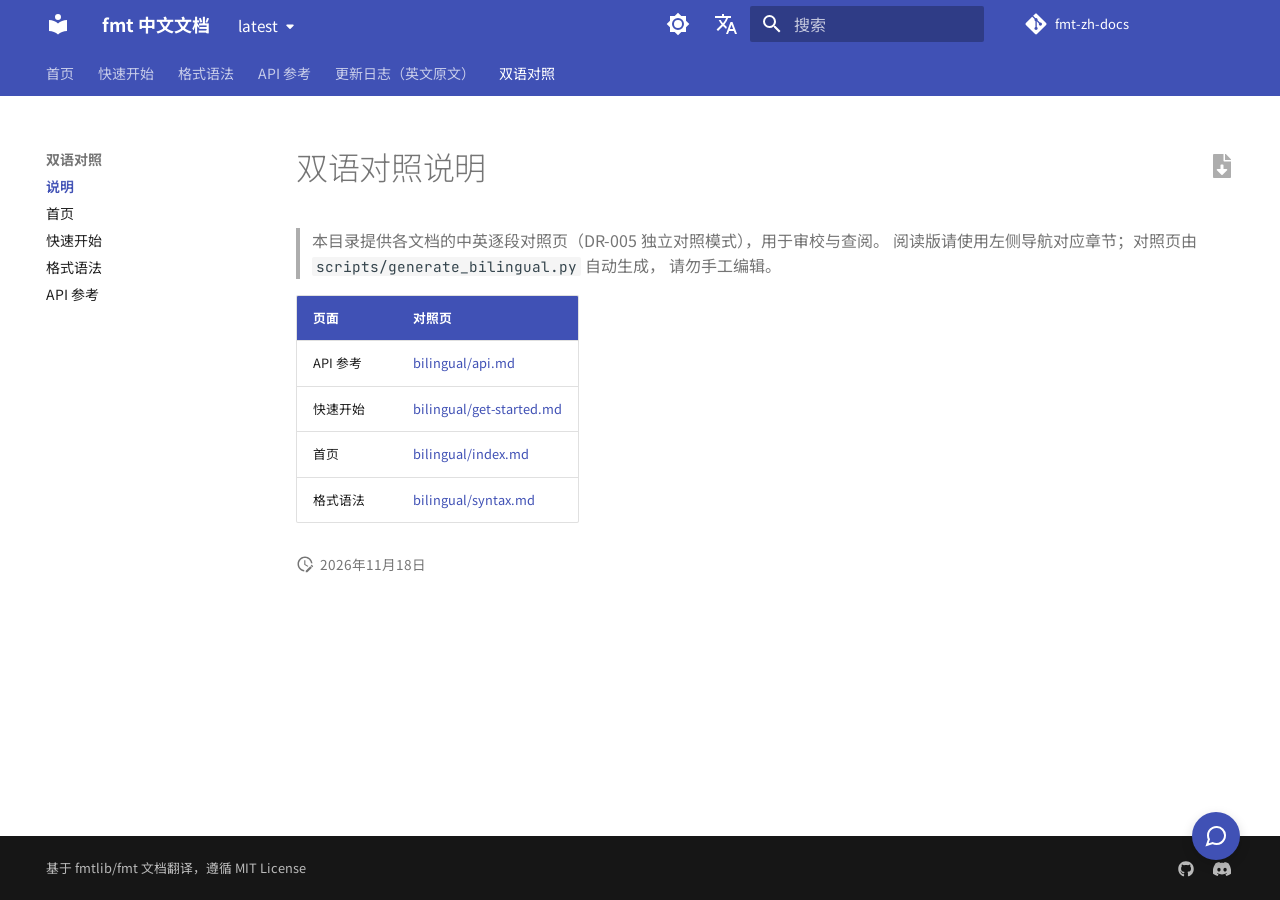
<file: latest/bilingual/about/index.html>
<!doctype html>
<html lang="zh" class="no-js">
  <head>
    
      <meta charset="utf-8">
      <meta name="viewport" content="width=device-width,initial-scale=1">
      
        <meta name="description" content="{fmt} 库官方文档中文翻译版">
      
      
        <meta name="author" content="fmt 中文文档翻译组">
      
      
        <link rel="canonical" href="https://jxsword.github.io/fmt-zh-docs/latest/bilingual/about/">
      
      
        <link rel="prev" href="../../ChangeLog-old/">
      
      
        <link rel="next" href="../">
      
      
        
          <link rel="alternate" href="https://fmt.dev/latest/" hreflang="en">
        
      
      
      <link rel="icon" href="../../assets/images/favicon.png">
      <meta name="generator" content="mkdocs-1.6.1, mkdocs-material-9.8.1">
    
    
      
        <title>说明 - fmt 中文文档</title>
      
    
    
      <link rel="stylesheet" href="../../assets/stylesheets/main.57a0d79d.min.css">
      
        
        <link rel="stylesheet" href="../../assets/stylesheets/palette.fb2fffe2.min.css">
      
      


    
    
      
    
    
      
        
        
        <link rel="preconnect" href="https://fonts.gstatic.com" crossorigin>
        <link rel="stylesheet" href="https://fonts.googleapis.com/css?family=Noto+Sans+SC:300,300i,400,400i,700,700i%7CJetBrains+Mono:400,400i,700,700i&display=fallback">
        <style>:root{--md-text-font:"Noto Sans SC";--md-code-font:"JetBrains Mono"}</style>
      
    
    
      <link rel="stylesheet" href="../../assets/css/custom.css">
    
      <link rel="stylesheet" href="../../assets/css/bilingual.css">
    
    <script>__md_scope=new URL("../..",location),__md_hash=e=>[...e].reduce(((e,_)=>(e<<5)-e+_.charCodeAt(0)),0),__md_get=(e,_=localStorage,t=__md_scope)=>JSON.parse(_.getItem(t.pathname+"."+e)),__md_set=(e,_,t=localStorage,a=__md_scope)=>{try{t.setItem(a.pathname+"."+e,JSON.stringify(_))}catch(e){}}</script>
    
      
  


  
  

<script id="__analytics">function __md_analytics(){function e(){dataLayer.push(arguments)}window.dataLayer=window.dataLayer||[],e("js",new Date),e("config","G-XXXXXXXXXX"),document.addEventListener("DOMContentLoaded",(function(){document.forms.search&&document.forms.search.query.addEventListener("blur",(function(){this.value&&e("event","search",{search_term:this.value})}));document$.subscribe((function(){var t=document.forms.feedback;if(void 0!==t)for(var a of t.querySelectorAll("[type=submit]"))a.addEventListener("click",(function(a){a.preventDefault();var n=document.location.pathname,d=this.getAttribute("data-md-value");e("event","feedback",{page:n,data:d}),t.firstElementChild.disabled=!0;var r=t.querySelector(".md-feedback__note [data-md-value='"+d+"']");r&&(r.hidden=!1)})),t.hidden=!1})),location$.subscribe((function(t){e("config","G-XXXXXXXXXX",{page_path:t.pathname})}))}));var t=document.createElement("script");t.async=!0,t.src="https://www.googletagmanager.com/gtag/js?id=G-XXXXXXXXXX",document.getElementById("__analytics").insertAdjacentElement("afterEnd",t)}</script>
  
    <script>"undefined"!=typeof __md_analytics&&__md_analytics()</script>
  

    
    
  </head>
  
  
    
    
      
    
    
    
    
    <body dir="ltr" data-md-color-scheme="default" data-md-color-primary="indigo" data-md-color-accent="indigo">
  
    
    <input class="md-toggle" data-md-toggle="drawer" type="checkbox" id="__drawer" autocomplete="off">
    <input class="md-toggle" data-md-toggle="search" type="checkbox" id="__search" autocomplete="off">
    <label class="md-overlay" for="__drawer"></label>
    <div data-md-component="skip">
      
        
        <a href="#_1" class="md-skip">
          跳转至
        </a>
      
    </div>
    <div data-md-component="announce">
      
    </div>
    
      <div data-md-color-scheme="default" data-md-component="outdated" hidden>
        
      </div>
    
    
      

<header class="md-header" data-md-component="header">
  <nav class="md-header__inner md-grid" aria-label="页眉">
    <a href="../.." title="fmt 中文文档" class="md-header__button md-logo" aria-label="fmt 中文文档" data-md-component="logo">
      
  
  <svg xmlns="http://www.w3.org/2000/svg" viewBox="0 0 24 24"><path d="M12 8a3 3 0 0 0 3-3 3 3 0 0 0-3-3 3 3 0 0 0-3 3 3 3 0 0 0 3 3m0 3.54C9.64 9.35 6.5 8 3 8v11c3.5 0 6.64 1.35 9 3.54 2.36-2.19 5.5-3.54 9-3.54V8c-3.5 0-6.64 1.35-9 3.54"/></svg>

    </a>
    <label class="md-header__button md-icon" for="__drawer">
      
      <svg xmlns="http://www.w3.org/2000/svg" viewBox="0 0 24 24"><path d="M3 6h18v2H3zm0 5h18v2H3zm0 5h18v2H3z"/></svg>
    </label>
    <div class="md-header__title" data-md-component="header-title">
      <div class="md-header__ellipsis">
        <div class="md-header__topic">
          <span class="md-ellipsis">
            fmt 中文文档
          </span>
        </div>
        <div class="md-header__topic" data-md-component="header-topic">
          <span class="md-ellipsis">
            
              说明
            
          </span>
        </div>
      </div>
    </div>
    
      
        <form class="md-header__option" data-md-component="palette">
  
    
    
    
    <input class="md-option" data-md-color-media="" data-md-color-scheme="default" data-md-color-primary="indigo" data-md-color-accent="indigo"  aria-label="切换到深色模式"  type="radio" name="__palette" id="__palette_0">
    
      <label class="md-header__button md-icon" title="切换到深色模式" for="__palette_1" hidden>
        <svg xmlns="http://www.w3.org/2000/svg" viewBox="0 0 24 24"><path d="M12 8a4 4 0 0 0-4 4 4 4 0 0 0 4 4 4 4 0 0 0 4-4 4 4 0 0 0-4-4m0 10a6 6 0 0 1-6-6 6 6 0 0 1 6-6 6 6 0 0 1 6 6 6 6 0 0 1-6 6m8-9.31V4h-4.69L12 .69 8.69 4H4v4.69L.69 12 4 15.31V20h4.69L12 23.31 15.31 20H20v-4.69L23.31 12z"/></svg>
      </label>
    
  
    
    
    
    <input class="md-option" data-md-color-media="" data-md-color-scheme="slate" data-md-color-primary="indigo" data-md-color-accent="indigo"  aria-label="切换到浅色模式"  type="radio" name="__palette" id="__palette_1">
    
      <label class="md-header__button md-icon" title="切换到浅色模式" for="__palette_0" hidden>
        <svg xmlns="http://www.w3.org/2000/svg" viewBox="0 0 24 24"><path d="M12 18c-.89 0-1.74-.2-2.5-.55C11.56 16.5 13 14.42 13 12s-1.44-4.5-3.5-5.45C10.26 6.2 11.11 6 12 6a6 6 0 0 1 6 6 6 6 0 0 1-6 6m8-9.31V4h-4.69L12 .69 8.69 4H4v4.69L.69 12 4 15.31V20h4.69L12 23.31 15.31 20H20v-4.69L23.31 12z"/></svg>
      </label>
    
  
</form>
      
    
    
      <script>var palette=__md_get("__palette");if(palette&&palette.color){if("(prefers-color-scheme)"===palette.color.media){var media=matchMedia("(prefers-color-scheme: light)"),input=document.querySelector(media.matches?"[data-md-color-media='(prefers-color-scheme: light)']":"[data-md-color-media='(prefers-color-scheme: dark)']");palette.color.media=input.getAttribute("data-md-color-media"),palette.color.scheme=input.getAttribute("data-md-color-scheme"),palette.color.primary=input.getAttribute("data-md-color-primary"),palette.color.accent=input.getAttribute("data-md-color-accent")}for(var[key,value]of Object.entries(palette.color))document.body.setAttribute("data-md-color-"+key,value)}</script>
    
    
      <div class="md-header__option">
  <div class="md-select">
    
    <button class="md-header__button md-icon" aria-label="选择当前语言">
      <svg xmlns="http://www.w3.org/2000/svg" viewBox="0 0 24 24"><path d="m12.87 15.07-2.54-2.51.03-.03A17.5 17.5 0 0 0 14.07 6H17V4h-7V2H8v2H1v2h11.17C11.5 7.92 10.44 9.75 9 11.35 8.07 10.32 7.3 9.19 6.69 8h-2c.73 1.63 1.73 3.17 2.98 4.56l-5.09 5.02L4 19l5-5 3.11 3.11zM18.5 10h-2L12 22h2l1.12-3h4.75L21 22h2zm-2.62 7 1.62-4.33L19.12 17z"/></svg>
    </button>
    <div class="md-select__inner">
      <ul class="md-select__list">
        
          <li class="md-select__item">
            <a href="https://fmt.dev/latest/" hreflang="en" class="md-select__link">
              English (Original)
            </a>
          </li>
        
      </ul>
    </div>
  </div>
</div>
    
    
      
      
        <label class="md-header__button md-icon" for="__search">
          
          <svg xmlns="http://www.w3.org/2000/svg" viewBox="0 0 24 24"><path d="M9.5 3A6.5 6.5 0 0 1 16 9.5c0 1.61-.59 3.09-1.56 4.23l.27.27h.79l5 5-1.5 1.5-5-5v-.79l-.27-.27A6.52 6.52 0 0 1 9.5 16 6.5 6.5 0 0 1 3 9.5 6.5 6.5 0 0 1 9.5 3m0 2C7 5 5 7 5 9.5S7 14 9.5 14 14 12 14 9.5 12 5 9.5 5"/></svg>
        </label>
        <div class="md-search" data-md-component="search" role="dialog">
  <label class="md-search__overlay" for="__search"></label>
  <div class="md-search__inner" role="search">
    <form class="md-search__form" name="search">
      <input type="text" class="md-search__input" name="query" aria-label="搜索" placeholder="搜索" autocapitalize="off" autocorrect="off" autocomplete="off" spellcheck="false" data-md-component="search-query" required>
      <label class="md-search__icon md-icon" for="__search">
        
        <svg xmlns="http://www.w3.org/2000/svg" viewBox="0 0 24 24"><path d="M9.5 3A6.5 6.5 0 0 1 16 9.5c0 1.61-.59 3.09-1.56 4.23l.27.27h.79l5 5-1.5 1.5-5-5v-.79l-.27-.27A6.52 6.52 0 0 1 9.5 16 6.5 6.5 0 0 1 3 9.5 6.5 6.5 0 0 1 9.5 3m0 2C7 5 5 7 5 9.5S7 14 9.5 14 14 12 14 9.5 12 5 9.5 5"/></svg>
        
        <svg xmlns="http://www.w3.org/2000/svg" viewBox="0 0 24 24"><path d="M20 11v2H8l5.5 5.5-1.42 1.42L4.16 12l7.92-7.92L13.5 5.5 8 11z"/></svg>
      </label>
      <nav class="md-search__options" aria-label="查找">
        
          <a href="javascript:void(0)" class="md-search__icon md-icon" title="分享" aria-label="分享" data-clipboard data-clipboard-text="" data-md-component="search-share" tabindex="-1">
            
            <svg xmlns="http://www.w3.org/2000/svg" viewBox="0 0 24 24"><path d="M18 16.08c-.76 0-1.44.3-1.96.77L8.91 12.7c.05-.23.09-.46.09-.7s-.04-.47-.09-.7l7.05-4.11c.54.5 1.25.81 2.04.81a3 3 0 0 0 3-3 3 3 0 0 0-3-3 3 3 0 0 0-3 3c0 .24.04.47.09.7L8.04 9.81C7.5 9.31 6.79 9 6 9a3 3 0 0 0-3 3 3 3 0 0 0 3 3c.79 0 1.5-.31 2.04-.81l7.12 4.15c-.05.21-.08.43-.08.66 0 1.61 1.31 2.91 2.92 2.91s2.92-1.3 2.92-2.91A2.92 2.92 0 0 0 18 16.08"/></svg>
          </a>
        
        <button type="reset" class="md-search__icon md-icon" title="清空当前内容" aria-label="清空当前内容" tabindex="-1">
          
          <svg xmlns="http://www.w3.org/2000/svg" viewBox="0 0 24 24"><path d="M19 6.41 17.59 5 12 10.59 6.41 5 5 6.41 10.59 12 5 17.59 6.41 19 12 13.41 17.59 19 19 17.59 13.41 12z"/></svg>
        </button>
      </nav>
      
    </form>
    <div class="md-search__output">
      <div class="md-search__scrollwrap" tabindex="0" data-md-scrollfix>
        <div class="md-search-result" data-md-component="search-result">
          <div class="md-search-result__meta">
            正在初始化搜索引擎
          </div>
          <ol class="md-search-result__list" role="presentation"></ol>
        </div>
      </div>
    </div>
  </div>
</div>
      
    
    
      <div class="md-header__source">
        <a href="https://github.com/jxsword/fmt-zh-docs" title="前往仓库" class="md-source" data-md-component="source">
  <div class="md-source__icon md-icon">
    
    <svg xmlns="http://www.w3.org/2000/svg" viewBox="0 0 448 512"><!--! Font Awesome Free 7.1.0 by @fontawesome - https://fontawesome.com License - https://fontawesome.com/license/free (Icons: CC BY 4.0, Fonts: SIL OFL 1.1, Code: MIT License) Copyright 2025 Fonticons, Inc.--><path d="M439.6 236.1 244 40.5c-5.4-5.5-12.8-8.5-20.4-8.5s-15 3-20.4 8.4L162.5 81l51.5 51.5c27.1-9.1 52.7 16.8 43.4 43.7l49.7 49.7c34.2-11.8 61.2 31 35.5 56.7-26.5 26.5-70.2-2.9-56-37.3L240.3 199v121.9c25.3 12.5 22.3 41.8 9.1 55-6.4 6.4-15.2 10.1-24.3 10.1s-17.8-3.6-24.3-10.1c-17.6-17.6-11.1-46.9 11.2-56v-123c-20.8-8.5-24.6-30.7-18.6-45L142.6 101 8.5 235.1C3 240.6 0 247.9 0 255.5s3 15 8.5 20.4l195.6 195.7c5.4 5.4 12.7 8.4 20.4 8.4s15-3 20.4-8.4l194.7-194.7c5.4-5.4 8.4-12.8 8.4-20.4s-3-15-8.4-20.4"/></svg>
  </div>
  <div class="md-source__repository">
    fmt-zh-docs
  </div>
</a>
      </div>
    
  </nav>
  
</header>
    
    <div class="md-container" data-md-component="container">
      
      
        
          
            
<nav class="md-tabs" aria-label="标签" data-md-component="tabs">
  <div class="md-grid">
    <ul class="md-tabs__list">
      
        
  
  
  
  
    <li class="md-tabs__item">
      <a href="../.." class="md-tabs__link">
        
  
  
    
  
  首页

      </a>
    </li>
  

      
        
  
  
  
  
    <li class="md-tabs__item">
      <a href="../../get-started/" class="md-tabs__link">
        
  
  
    
  
  快速开始

      </a>
    </li>
  

      
        
  
  
  
  
    <li class="md-tabs__item">
      <a href="../../syntax/" class="md-tabs__link">
        
  
  
    
  
  格式语法

      </a>
    </li>
  

      
        
  
  
  
  
    <li class="md-tabs__item">
      <a href="../../api/" class="md-tabs__link">
        
  
  
    
  
  API 参考

      </a>
    </li>
  

      
        
  
  
  
  
    <li class="md-tabs__item">
      <a href="../../ChangeLog-old/" class="md-tabs__link">
        
  
  
    
  
  更新日志（英文原文）

      </a>
    </li>
  

      
        
  
  
  
    
  
  
    
    
      <li class="md-tabs__item md-tabs__item--active">
        <a href="./" class="md-tabs__link">
          
  
  
  双语对照

        </a>
      </li>
    
  

      
    </ul>
  </div>
</nav>
          
        
      
      <main class="md-main" data-md-component="main">
        <div class="md-main__inner md-grid">
          
            
              
              <div class="md-sidebar md-sidebar--primary" data-md-component="sidebar" data-md-type="navigation" >
                <div class="md-sidebar__scrollwrap">
                  <div class="md-sidebar__inner">
                    


  


  

<nav class="md-nav md-nav--primary md-nav--lifted md-nav--integrated" aria-label="导航栏" data-md-level="0">
  <label class="md-nav__title" for="__drawer">
    <a href="../.." title="fmt 中文文档" class="md-nav__button md-logo" aria-label="fmt 中文文档" data-md-component="logo">
      
  
  <svg xmlns="http://www.w3.org/2000/svg" viewBox="0 0 24 24"><path d="M12 8a3 3 0 0 0 3-3 3 3 0 0 0-3-3 3 3 0 0 0-3 3 3 3 0 0 0 3 3m0 3.54C9.64 9.35 6.5 8 3 8v11c3.5 0 6.64 1.35 9 3.54 2.36-2.19 5.5-3.54 9-3.54V8c-3.5 0-6.64 1.35-9 3.54"/></svg>

    </a>
    fmt 中文文档
  </label>
  
    <div class="md-nav__source">
      <a href="https://github.com/jxsword/fmt-zh-docs" title="前往仓库" class="md-source" data-md-component="source">
  <div class="md-source__icon md-icon">
    
    <svg xmlns="http://www.w3.org/2000/svg" viewBox="0 0 448 512"><!--! Font Awesome Free 7.1.0 by @fontawesome - https://fontawesome.com License - https://fontawesome.com/license/free (Icons: CC BY 4.0, Fonts: SIL OFL 1.1, Code: MIT License) Copyright 2025 Fonticons, Inc.--><path d="M439.6 236.1 244 40.5c-5.4-5.5-12.8-8.5-20.4-8.5s-15 3-20.4 8.4L162.5 81l51.5 51.5c27.1-9.1 52.7 16.8 43.4 43.7l49.7 49.7c34.2-11.8 61.2 31 35.5 56.7-26.5 26.5-70.2-2.9-56-37.3L240.3 199v121.9c25.3 12.5 22.3 41.8 9.1 55-6.4 6.4-15.2 10.1-24.3 10.1s-17.8-3.6-24.3-10.1c-17.6-17.6-11.1-46.9 11.2-56v-123c-20.8-8.5-24.6-30.7-18.6-45L142.6 101 8.5 235.1C3 240.6 0 247.9 0 255.5s3 15 8.5 20.4l195.6 195.7c5.4 5.4 12.7 8.4 20.4 8.4s15-3 20.4-8.4l194.7-194.7c5.4-5.4 8.4-12.8 8.4-20.4s-3-15-8.4-20.4"/></svg>
  </div>
  <div class="md-source__repository">
    fmt-zh-docs
  </div>
</a>
    </div>
  
  <ul class="md-nav__list" data-md-scrollfix>
    
      
      
  
  
  
  
    <li class="md-nav__item">
      <a href="../.." class="md-nav__link">
        
  
  
  <span class="md-ellipsis">
    
  
    首页
  

    
  </span>
  
  

      </a>
    </li>
  

    
      
      
  
  
  
  
    <li class="md-nav__item">
      <a href="../../get-started/" class="md-nav__link">
        
  
  
  <span class="md-ellipsis">
    
  
    快速开始
  

    
  </span>
  
  

      </a>
    </li>
  

    
      
      
  
  
  
  
    <li class="md-nav__item">
      <a href="../../syntax/" class="md-nav__link">
        
  
  
  <span class="md-ellipsis">
    
  
    格式语法
  

    
  </span>
  
  

      </a>
    </li>
  

    
      
      
  
  
  
  
    <li class="md-nav__item">
      <a href="../../api/" class="md-nav__link">
        
  
  
  <span class="md-ellipsis">
    
  
    API 参考
  

    
  </span>
  
  

      </a>
    </li>
  

    
      
      
  
  
  
  
    <li class="md-nav__item">
      <a href="../../ChangeLog-old/" class="md-nav__link">
        
  
  
  <span class="md-ellipsis">
    
  
    更新日志（英文原文）
  

    
  </span>
  
  

      </a>
    </li>
  

    
      
      
  
  
    
  
  
  
    
    
    
    
      
        
        
      
      
        
      
    
    
    <li class="md-nav__item md-nav__item--active md-nav__item--section md-nav__item--nested">
      
        
        
        <input class="md-nav__toggle md-toggle " type="checkbox" id="__nav_6" checked>
        
          
          <label class="md-nav__link" for="__nav_6" id="__nav_6_label" tabindex="">
            
  
  
  <span class="md-ellipsis">
    
  
    双语对照
  

    
  </span>
  
  

            <span class="md-nav__icon md-icon"></span>
          </label>
        
        <nav class="md-nav" data-md-level="1" aria-labelledby="__nav_6_label" aria-expanded="true">
          <label class="md-nav__title" for="__nav_6">
            <span class="md-nav__icon md-icon"></span>
            
  
    双语对照
  

          </label>
          <ul class="md-nav__list" data-md-scrollfix>
            
              
                
  
  
    
  
  
  
    <li class="md-nav__item md-nav__item--active">
      
      <input class="md-nav__toggle md-toggle" type="checkbox" id="__toc">
      
      
        
      
      
      <a href="./" class="md-nav__link md-nav__link--active">
        
  
  
  <span class="md-ellipsis">
    
  
    说明
  

    
  </span>
  
  

      </a>
      
    </li>
  

              
            
              
                
  
  
  
  
    <li class="md-nav__item">
      <a href="../" class="md-nav__link">
        
  
  
  <span class="md-ellipsis">
    
  
    首页
  

    
  </span>
  
  

      </a>
    </li>
  

              
            
              
                
  
  
  
  
    <li class="md-nav__item">
      <a href="../get-started/" class="md-nav__link">
        
  
  
  <span class="md-ellipsis">
    
  
    快速开始
  

    
  </span>
  
  

      </a>
    </li>
  

              
            
              
                
  
  
  
  
    <li class="md-nav__item">
      <a href="../syntax/" class="md-nav__link">
        
  
  
  <span class="md-ellipsis">
    
  
    格式语法
  

    
  </span>
  
  

      </a>
    </li>
  

              
            
              
                
  
  
  
  
    <li class="md-nav__item">
      <a href="../api/" class="md-nav__link">
        
  
  
  <span class="md-ellipsis">
    
  
    API 参考
  

    
  </span>
  
  

      </a>
    </li>
  

              
            
          </ul>
        </nav>
      
    </li>
  

    
  </ul>
</nav>
                  </div>
                </div>
              </div>
            
            
          
          
            <div class="md-content" data-md-component="content">
              
              <article class="md-content__inner md-typeset"><a class="md-content__button md-icon" download href="about.pdf" title="PDF Export"><svg style="height: 1.2rem; width: 1.2rem;" viewBox="0 0 384 512" xmlns="http://www.w3.org/2000/svg"><path d="M224 136V0H24C10.7 0 0 10.7 0 24v464c0 13.3 10.7 24 24 24h336c13.3 0 24-10.7 24-24V160H248c-13.2 0-24-10.8-24-24zm76.45 211.36l-96.42 95.7c-6.65 6.61-17.39 6.61-24.04 0l-96.42-95.7C73.42 337.29 80.54 320 94.82 320H160v-80c0-8.84 7.16-16 16-16h32c8.84 0 16 7.16 16 16v80h65.18c14.28 0 21.4 17.29 11.27 27.36zM377 105L279.1 7c-4.5-4.5-10.6-7-17-7H256v128h128v-6.1c0-6.3-2.5-12.4-7-16.9z"></path></svg></a>
                
                  


  
  


<h1 id="_1">双语对照说明<a class="headerlink" href="#_1" title="Permanent link">&para;</a></h1>
<blockquote>
<p>本目录提供各文档的中英逐段对照页（DR-005 独立对照模式），用于审校与查阅。
阅读版请使用左侧导航对应章节；对照页由 <code>scripts/generate_bilingual.py</code> 自动生成，
请勿手工编辑。</p>
</blockquote>
<table>
<thead>
<tr>
<th>页面</th>
<th>对照页</th>
</tr>
</thead>
<tbody>
<tr>
<td>API 参考</td>
<td><a href="../api/">bilingual/api.md</a></td>
</tr>
<tr>
<td>快速开始</td>
<td><a href="../get-started/">bilingual/get-started.md</a></td>
</tr>
<tr>
<td>首页</td>
<td><a href="../">bilingual/index.md</a></td>
</tr>
<tr>
<td>格式语法</td>
<td><a href="../syntax/">bilingual/syntax.md</a></td>
</tr>
</tbody>
</table>







  
    
  
  


  <aside class="md-source-file">
    
      
  <span class="md-source-file__fact">
    <span class="md-icon" title="最后更新">
      <svg xmlns="http://www.w3.org/2000/svg" viewBox="0 0 24 24"><path d="M21 13.1c-.1 0-.3.1-.4.2l-1 1 2.1 2.1 1-1c.2-.2.2-.6 0-.8l-1.3-1.3c-.1-.1-.2-.2-.4-.2m-1.9 1.8-6.1 6V23h2.1l6.1-6.1zM12.5 7v5.2l4 2.4-1 1L11 13V7zM11 21.9c-5.1-.5-9-4.8-9-9.9C2 6.5 6.5 2 12 2c5.3 0 9.6 4.1 10 9.3-.3-.1-.6-.2-1-.2s-.7.1-1 .2C19.6 7.2 16.2 4 12 4c-4.4 0-8 3.6-8 8 0 4.1 3.1 7.5 7.1 7.9l-.1.2z"/></svg>
    </span>
    <span class="git-revision-date-localized-plugin git-revision-date-localized-plugin-date" title="2026年11月18日 20:16:10 UTC">2026年11月18日</span>
  </span>

    
    
    
    
  </aside>


  




                
              </article>
            </div>
          
          
  <script>var tabs=__md_get("__tabs");if(Array.isArray(tabs))e:for(var set of document.querySelectorAll(".tabbed-set")){var labels=set.querySelector(".tabbed-labels");for(var tab of tabs)for(var label of labels.getElementsByTagName("label"))if(label.innerText.trim()===tab){var input=document.getElementById(label.htmlFor);input.checked=!0;continue e}}</script>

<script>var target=document.getElementById(location.hash.slice(1));target&&target.name&&(target.checked=target.name.startsWith("__tabbed_"))</script>
        </div>
        
          <button type="button" class="md-top md-icon" data-md-component="top" hidden>
  
  <svg xmlns="http://www.w3.org/2000/svg" viewBox="0 0 24 24"><path d="M13 20h-2V8l-5.5 5.5-1.42-1.42L12 4.16l7.92 7.92-1.42 1.42L13 8z"/></svg>
  回到页面顶部
</button>
        
      </main>
      
        <footer class="md-footer">
  
  <div class="md-footer-meta md-typeset">
    <div class="md-footer-meta__inner md-grid">
      <div class="md-copyright">
  
    <div class="md-copyright__highlight">
      基于 fmtlib/fmt 文档翻译，遵循 MIT License
    </div>
  
  
</div>
      
        
<div class="md-social">
  
    
    
    
    
      
      
    
    <a href="https://github.com/fmtlib/fmt" target="_blank" rel="noopener" title="github.com" class="md-social__link">
      <svg xmlns="http://www.w3.org/2000/svg" viewBox="0 0 512 512"><!--! Font Awesome Free 7.1.0 by @fontawesome - https://fontawesome.com License - https://fontawesome.com/license/free (Icons: CC BY 4.0, Fonts: SIL OFL 1.1, Code: MIT License) Copyright 2025 Fonticons, Inc.--><path d="M173.9 397.4c0 2-2.3 3.6-5.2 3.6-3.3.3-5.6-1.3-5.6-3.6 0-2 2.3-3.6 5.2-3.6 3-.3 5.6 1.3 5.6 3.6m-31.1-4.5c-.7 2 1.3 4.3 4.3 4.9 2.6 1 5.6 0 6.2-2s-1.3-4.3-4.3-5.2c-2.6-.7-5.5.3-6.2 2.3m44.2-1.7c-2.9.7-4.9 2.6-4.6 4.9.3 2 2.9 3.3 5.9 2.6 2.9-.7 4.9-2.6 4.6-4.6-.3-1.9-3-3.2-5.9-2.9M252.8 8C114.1 8 8 113.3 8 252c0 110.9 69.8 205.8 169.5 239.2 12.8 2.3 17.3-5.6 17.3-12.1 0-6.2-.3-40.4-.3-61.4 0 0-70 15-84.7-29.8 0 0-11.4-29.1-27.8-36.6 0 0-22.9-15.7 1.6-15.4 0 0 24.9 2 38.6 25.8 21.9 38.6 58.6 27.5 72.9 20.9 2.3-16 8.8-27.1 16-33.7-55.9-6.2-112.3-14.3-112.3-110.5 0-27.5 7.6-41.3 23.6-58.9-2.6-6.5-11.1-33.3 2.6-67.9 20.9-6.5 69 27 69 27 20-5.6 41.5-8.5 62.8-8.5s42.8 2.9 62.8 8.5c0 0 48.1-33.6 69-27 13.7 34.7 5.2 61.4 2.6 67.9 16 17.7 25.8 31.5 25.8 58.9 0 96.5-58.9 104.2-114.8 110.5 9.2 7.9 17 22.9 17 46.4 0 33.7-.3 75.4-.3 83.6 0 6.5 4.6 14.4 17.3 12.1C436.2 457.8 504 362.9 504 252 504 113.3 391.5 8 252.8 8M105.2 352.9c-1.3 1-1 3.3.7 5.2 1.6 1.6 3.9 2.3 5.2 1 1.3-1 1-3.3-.7-5.2-1.6-1.6-3.9-2.3-5.2-1m-10.8-8.1c-.7 1.3.3 2.9 2.3 3.9 1.6 1 3.6.7 4.3-.7.7-1.3-.3-2.9-2.3-3.9-2-.6-3.6-.3-4.3.7m32.4 35.6c-1.6 1.3-1 4.3 1.3 6.2 2.3 2.3 5.2 2.6 6.5 1 1.3-1.3.7-4.3-1.3-6.2-2.2-2.3-5.2-2.6-6.5-1m-11.4-14.7c-1.6 1-1.6 3.6 0 5.9s4.3 3.3 5.6 2.3c1.6-1.3 1.6-3.9 0-6.2-1.4-2.3-4-3.3-5.6-2"/></svg>
    </a>
  
    
    
    
    
      
      
    
    <a href="https://discord.gg/fmt" target="_blank" rel="noopener" title="discord.gg" class="md-social__link">
      <svg xmlns="http://www.w3.org/2000/svg" viewBox="0 0 576 512"><!--! Font Awesome Free 7.1.0 by @fontawesome - https://fontawesome.com License - https://fontawesome.com/license/free (Icons: CC BY 4.0, Fonts: SIL OFL 1.1, Code: MIT License) Copyright 2025 Fonticons, Inc.--><path d="M492.5 69.8c-.2-.3-.4-.6-.8-.7-38.1-17.5-78.4-30-119.7-37.1-.4-.1-.8 0-1.1.1s-.6.4-.8.8c-5.5 9.9-10.5 20.2-14.9 30.6-44.6-6.8-89.9-6.8-134.4 0-4.5-10.5-9.5-20.7-15.1-30.6-.2-.3-.5-.6-.8-.8s-.7-.2-1.1-.2C162.5 39 122.2 51.5 84.1 69c-.3.1-.6.4-.8.7C7.1 183.5-13.8 294.6-3.6 404.2c0 .3.1.5.2.8s.3.4.5.6c44.4 32.9 94 58 146.8 74.2.4.1.8.1 1.1 0s.7-.4.9-.7c11.3-15.4 21.4-31.8 30-48.8.1-.2.2-.5.2-.8s0-.5-.1-.8-.2-.5-.4-.6-.4-.3-.7-.4c-15.8-6.1-31.2-13.4-45.9-21.9-.3-.2-.5-.4-.7-.6s-.3-.6-.3-.9 0-.6.2-.9.3-.5.6-.7c3.1-2.3 6.2-4.7 9.1-7.1.3-.2.6-.4.9-.4s.7 0 1 .1c96.2 43.9 200.4 43.9 295.5 0 .3-.1.7-.2 1-.2s.7.2.9.4c2.9 2.4 6 4.9 9.1 7.2.2.2.4.4.6.7s.2.6.2.9-.1.6-.3.9-.4.5-.6.6c-14.7 8.6-30 15.9-45.9 21.8-.2.1-.5.2-.7.4s-.3.4-.4.7-.1.5-.1.8.1.5.2.8c8.8 17 18.8 33.3 30 48.8.2.3.6.6.9.7s.8.1 1.1 0c52.9-16.2 102.6-41.3 147.1-74.2.2-.2.4-.4.5-.6s.2-.5.2-.8c12.3-126.8-20.5-236.9-86.9-334.5zm-302 267.7c-29 0-52.8-26.6-52.8-59.2s23.4-59.2 52.8-59.2c29.7 0 53.3 26.8 52.8 59.2 0 32.7-23.4 59.2-52.8 59.2m195.4 0c-29 0-52.8-26.6-52.8-59.2s23.4-59.2 52.8-59.2c29.7 0 53.3 26.8 52.8 59.2 0 32.7-23.2 59.2-52.8 59.2"/></svg>
    </a>
  
</div>
      
    </div>
  </div>
</footer>
      
    </div>
    <div class="md-dialog" data-md-component="dialog">
      <div class="md-dialog__inner md-typeset"></div>
    </div>
    
    
    
      
      
      <script id="__config" type="application/json">{"annotate": null, "base": "../..", "features": ["navigation.tabs", "navigation.sections", "navigation.top", "navigation.tracking", "search.highlight", "search.share", "content.code.copy", "content.code.annotate", "content.tabs.link", "toc.integrate"], "search": "../../assets/javascripts/workers/search.a7633da7.min.js", "tags": null, "translations": {"clipboard.copied": "\u5df2\u590d\u5236", "clipboard.copy": "\u590d\u5236", "search.result.more.one": "\u5728\u8be5\u9875\u4e0a\u8fd8\u6709 1 \u4e2a\u7b26\u5408\u6761\u4ef6\u7684\u7ed3\u679c", "search.result.more.other": "\u5728\u8be5\u9875\u4e0a\u8fd8\u6709 # \u4e2a\u7b26\u5408\u6761\u4ef6\u7684\u7ed3\u679c", "search.result.none": "\u6ca1\u6709\u627e\u5230\u7b26\u5408\u6761\u4ef6\u7684\u7ed3\u679c", "search.result.one": "\u627e\u5230 1 \u4e2a\u7b26\u5408\u6761\u4ef6\u7684\u7ed3\u679c", "search.result.other": "# \u4e2a\u7b26\u5408\u6761\u4ef6\u7684\u7ed3\u679c", "search.result.placeholder": "\u952e\u5165\u4ee5\u5f00\u59cb\u641c\u7d22", "search.result.term.missing": "\u7f3a\u5c11", "select.version": "\u9009\u62e9\u5f53\u524d\u7248\u672c"}, "version": {"provider": "mike"}}</script>
    
    
      <script src="../../assets/javascripts/bundle.a5f9d56c.min.js"></script>
      
        <script src="../../assets/js/bilingual-toggle.js"></script>
      
        <script src="../../assets/js/version-switcher.js"></script>
      
        <script src="../../assets/js/analytics.js"></script>
      
    
  </body>
</html>
</file>
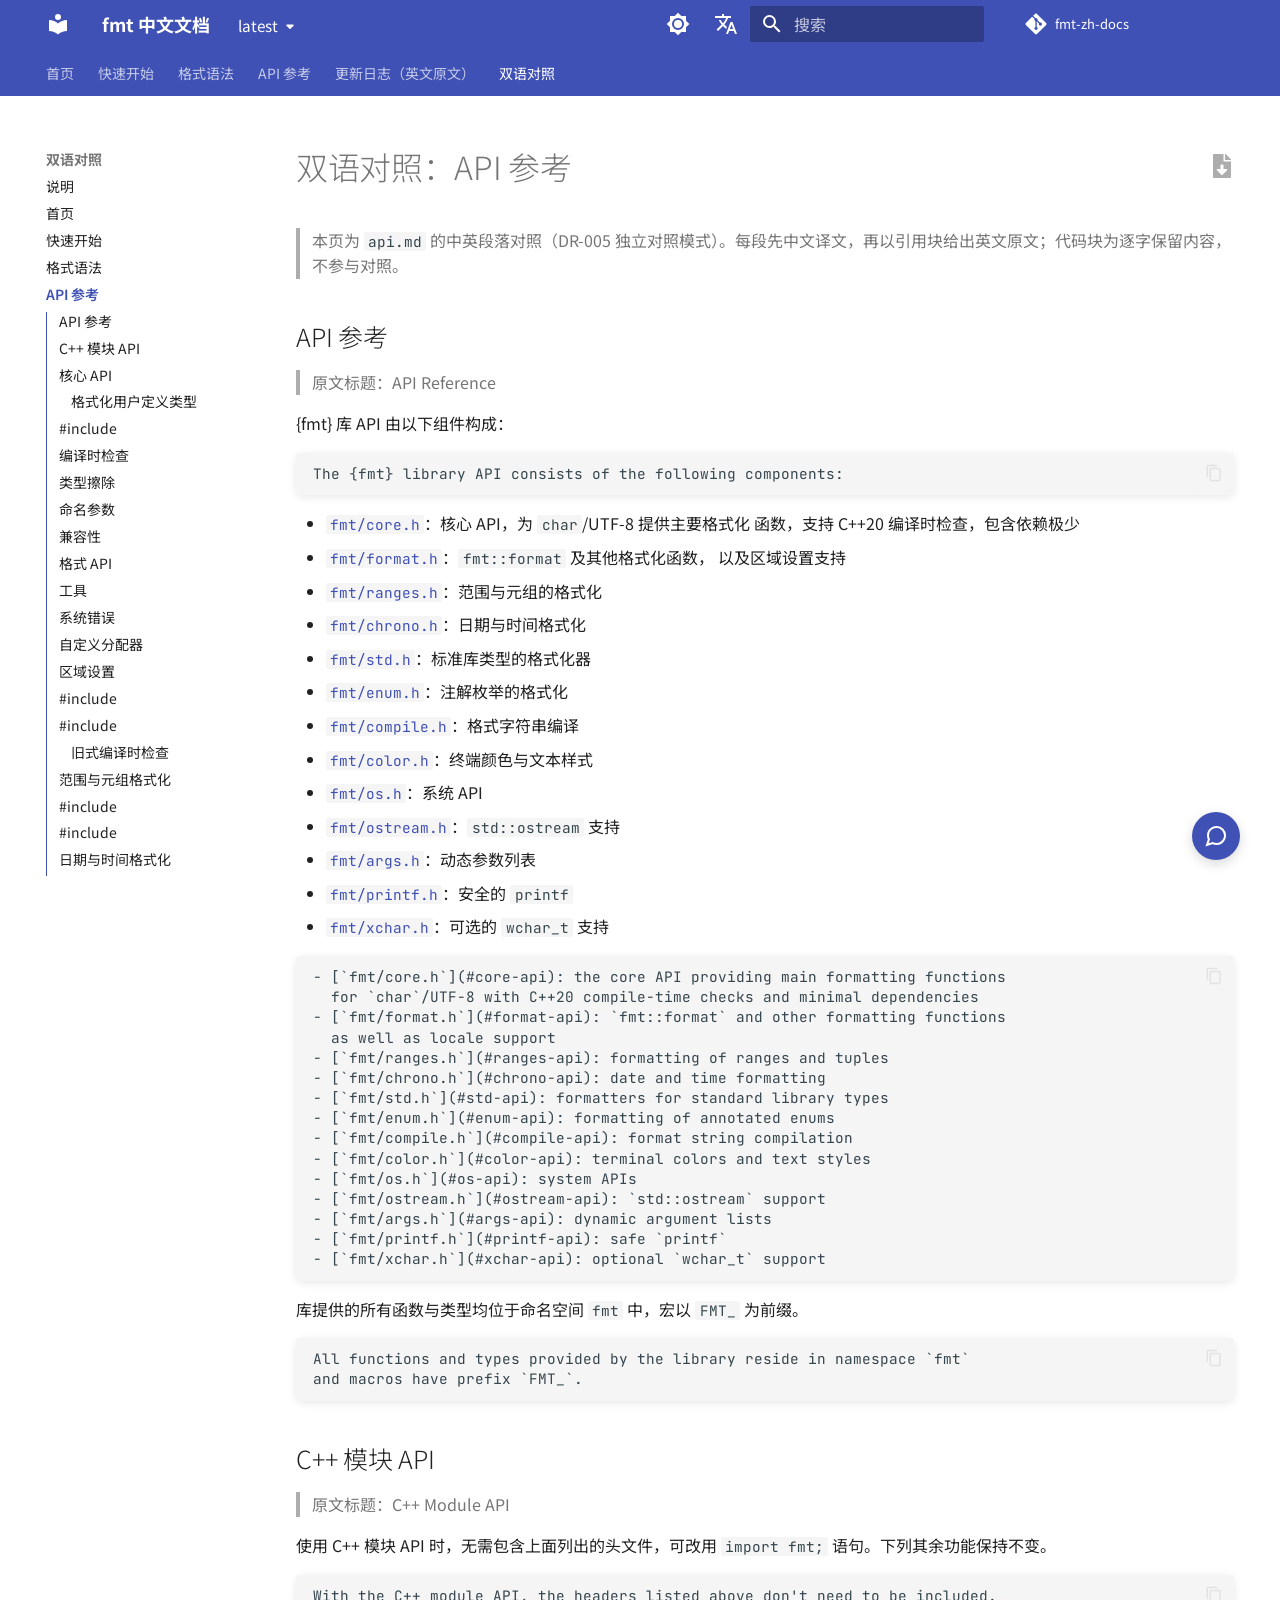
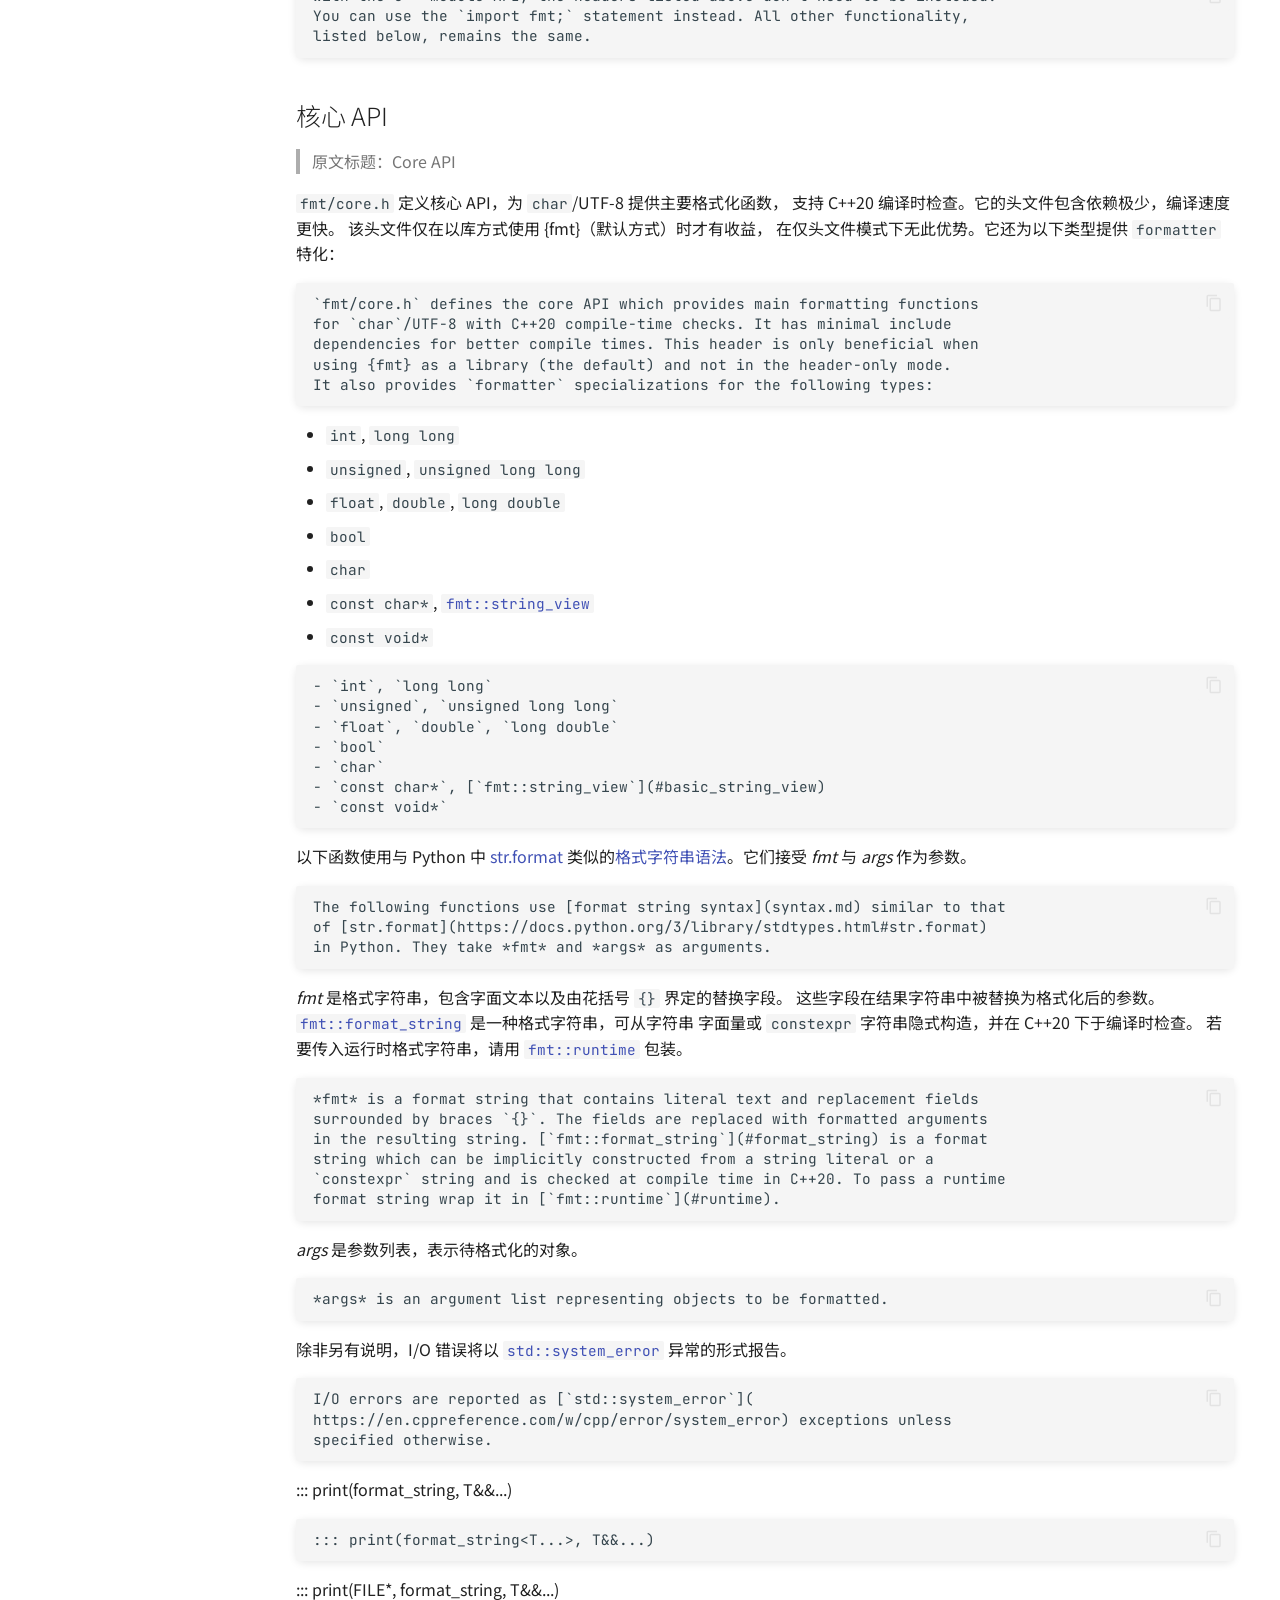
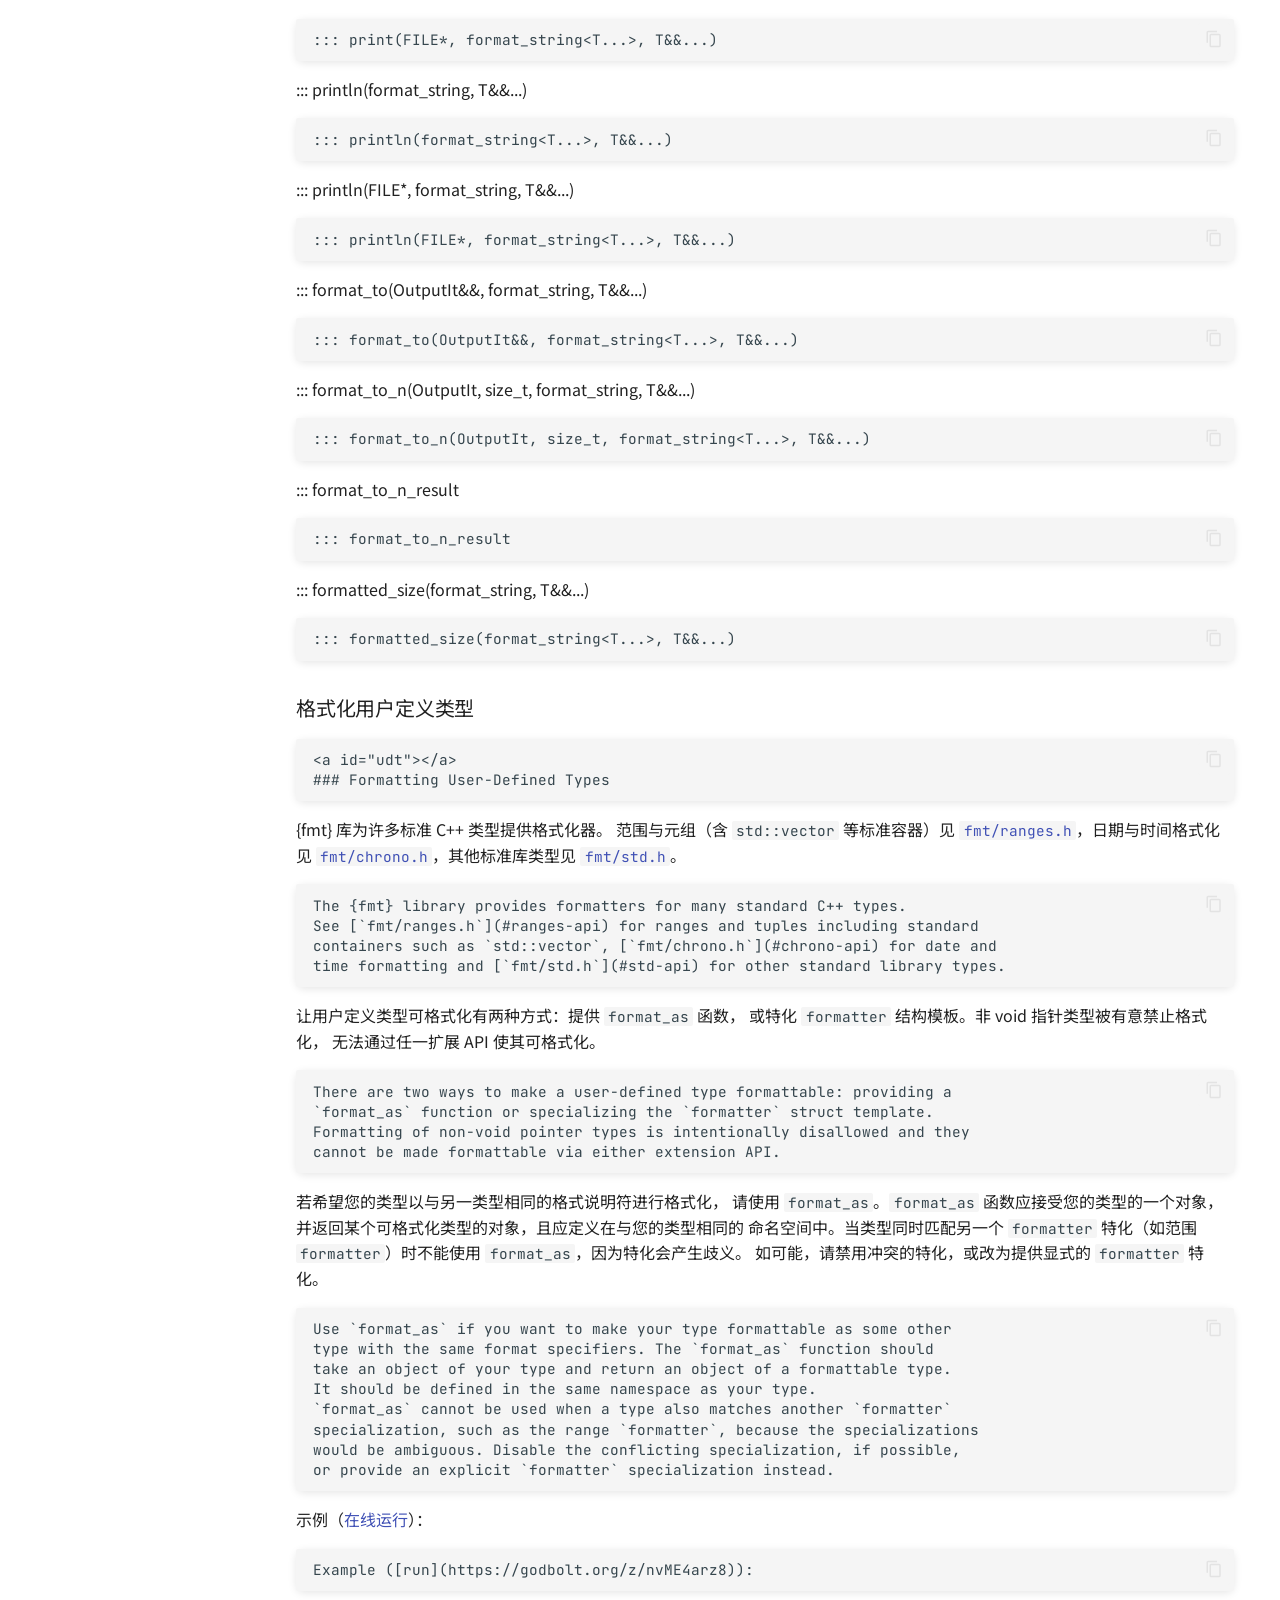
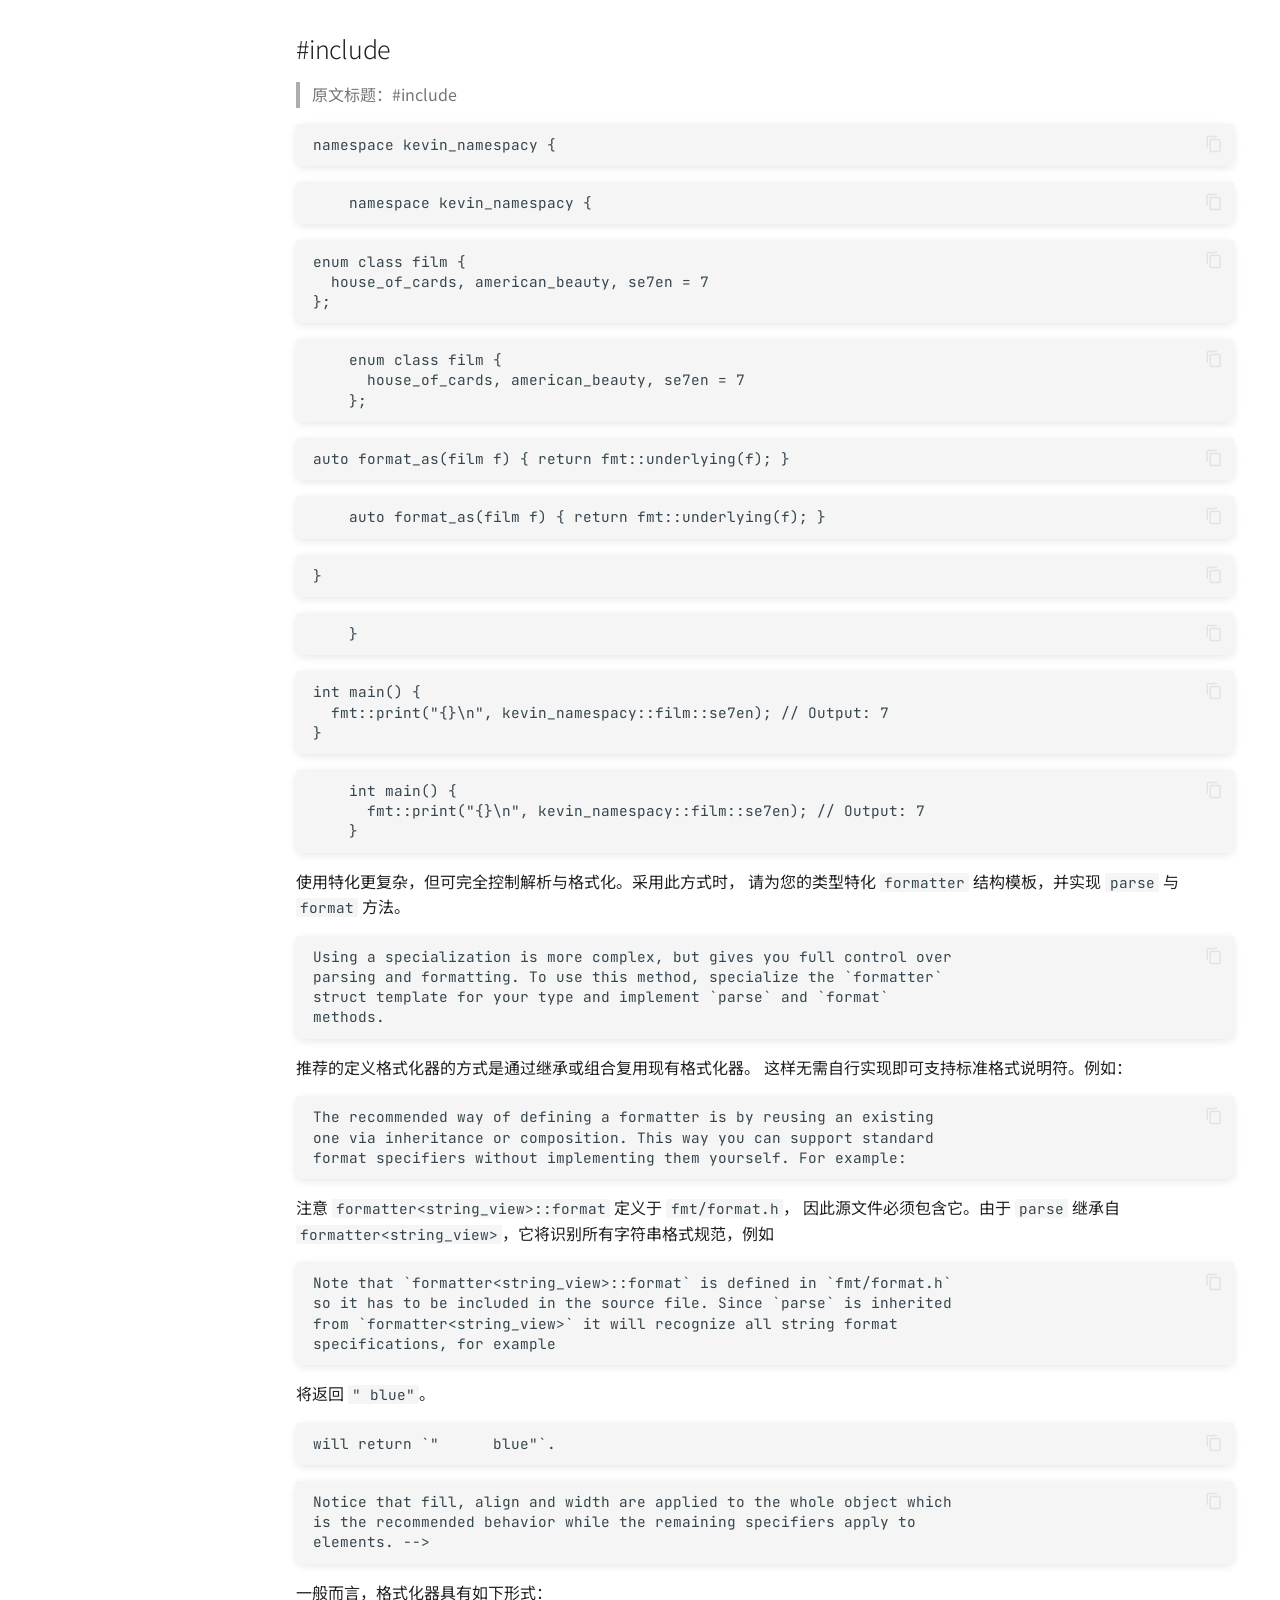
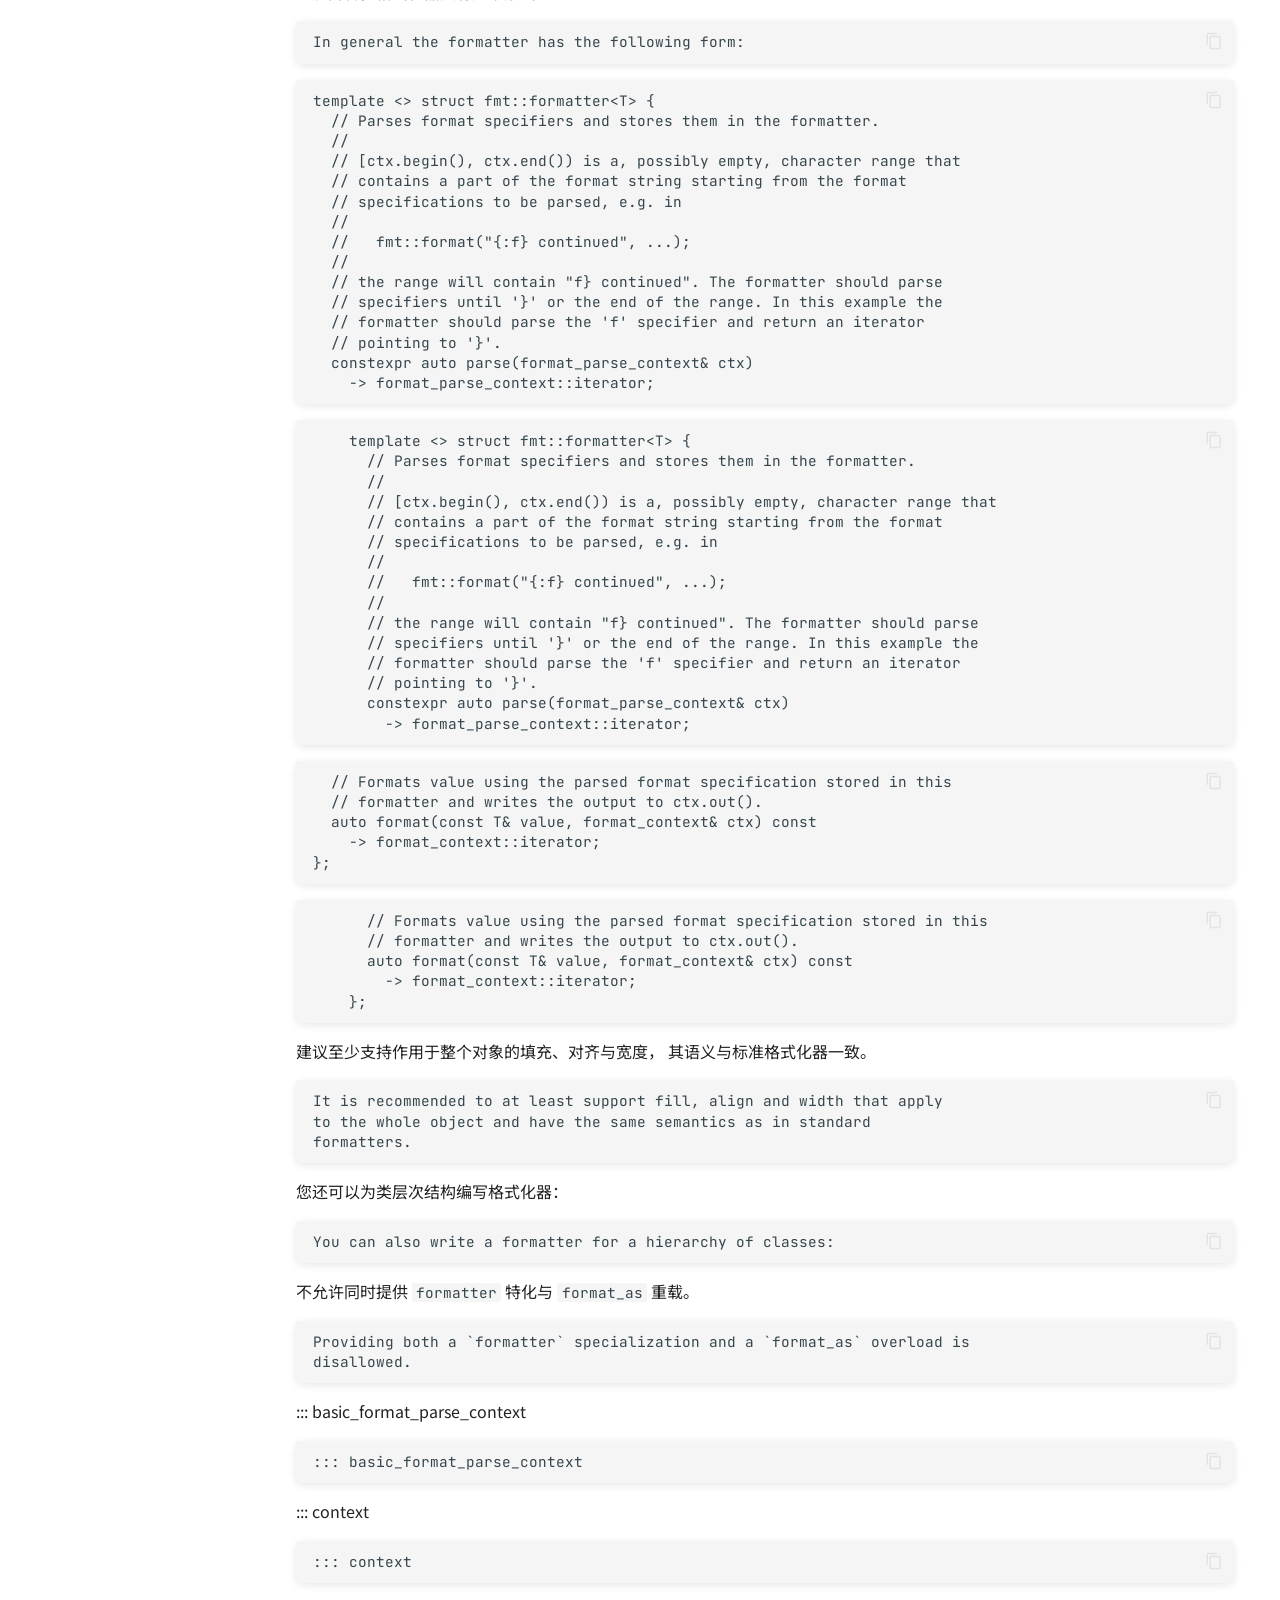
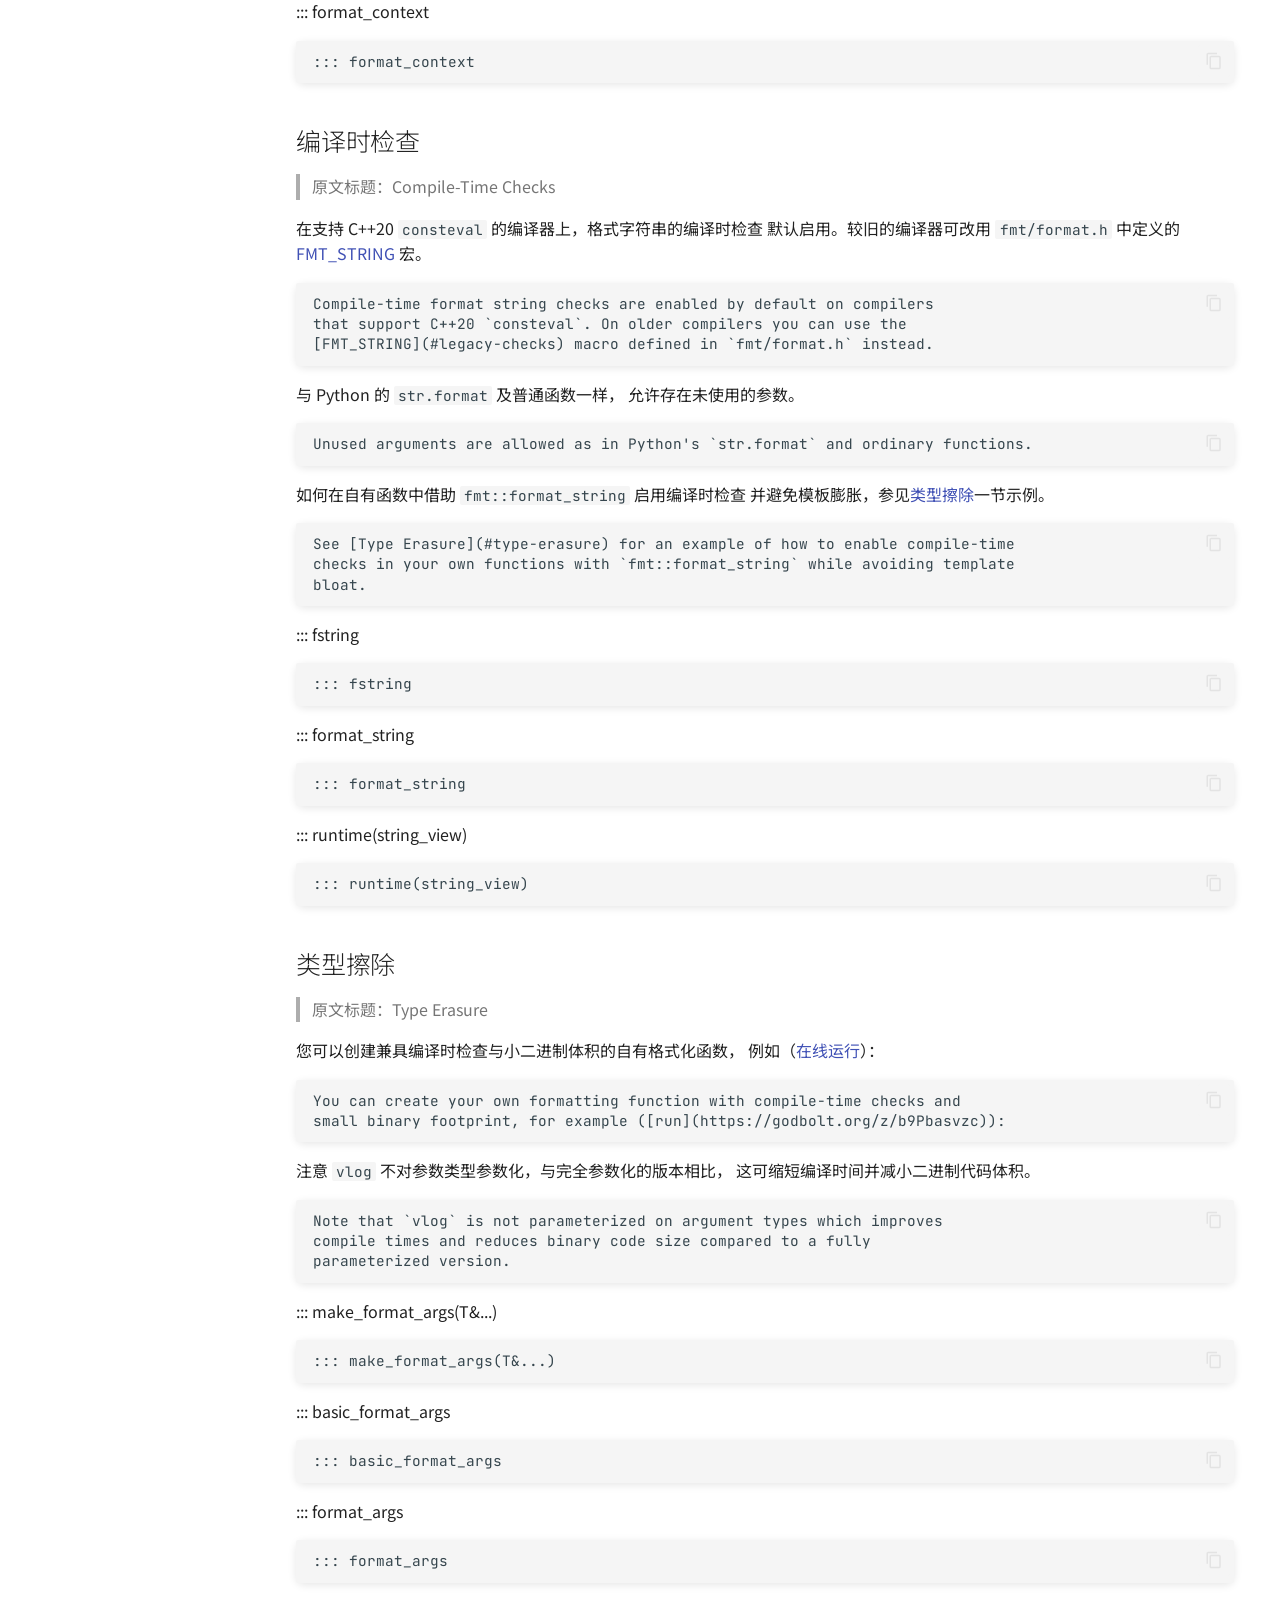
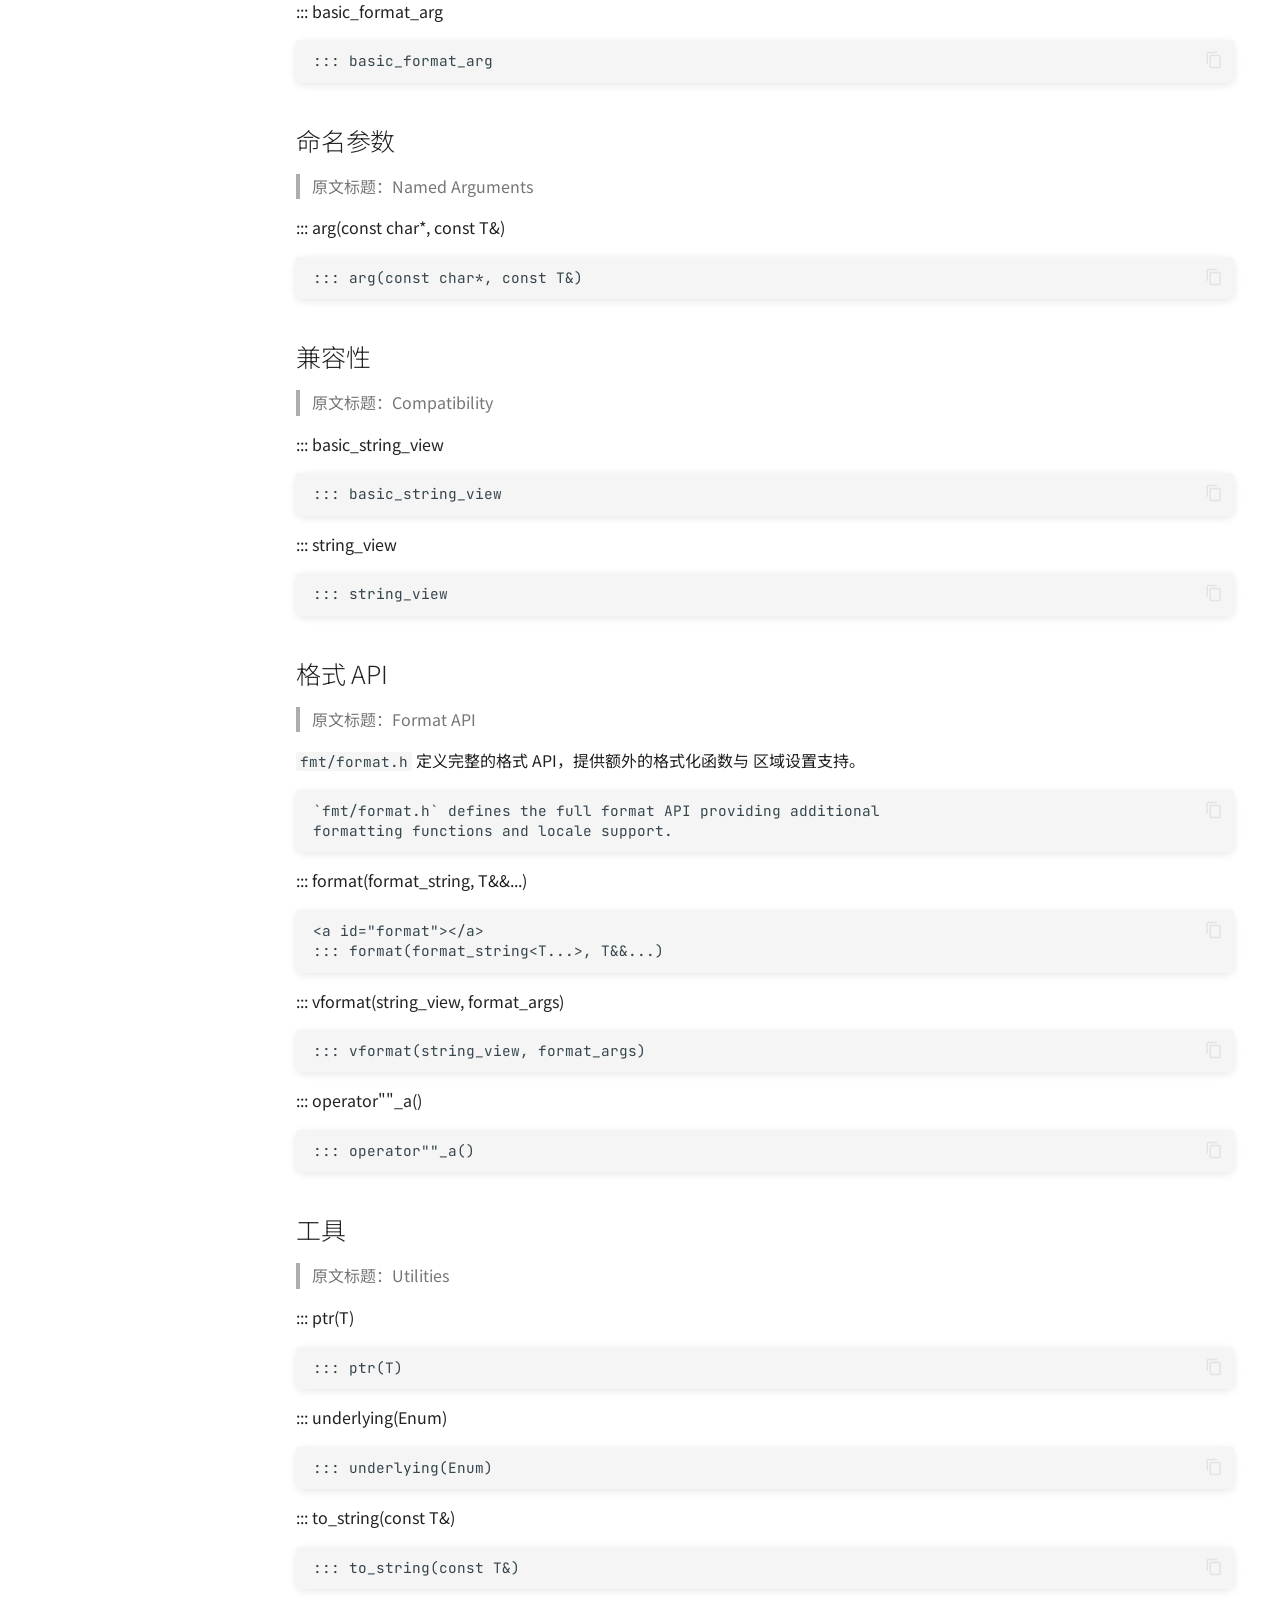
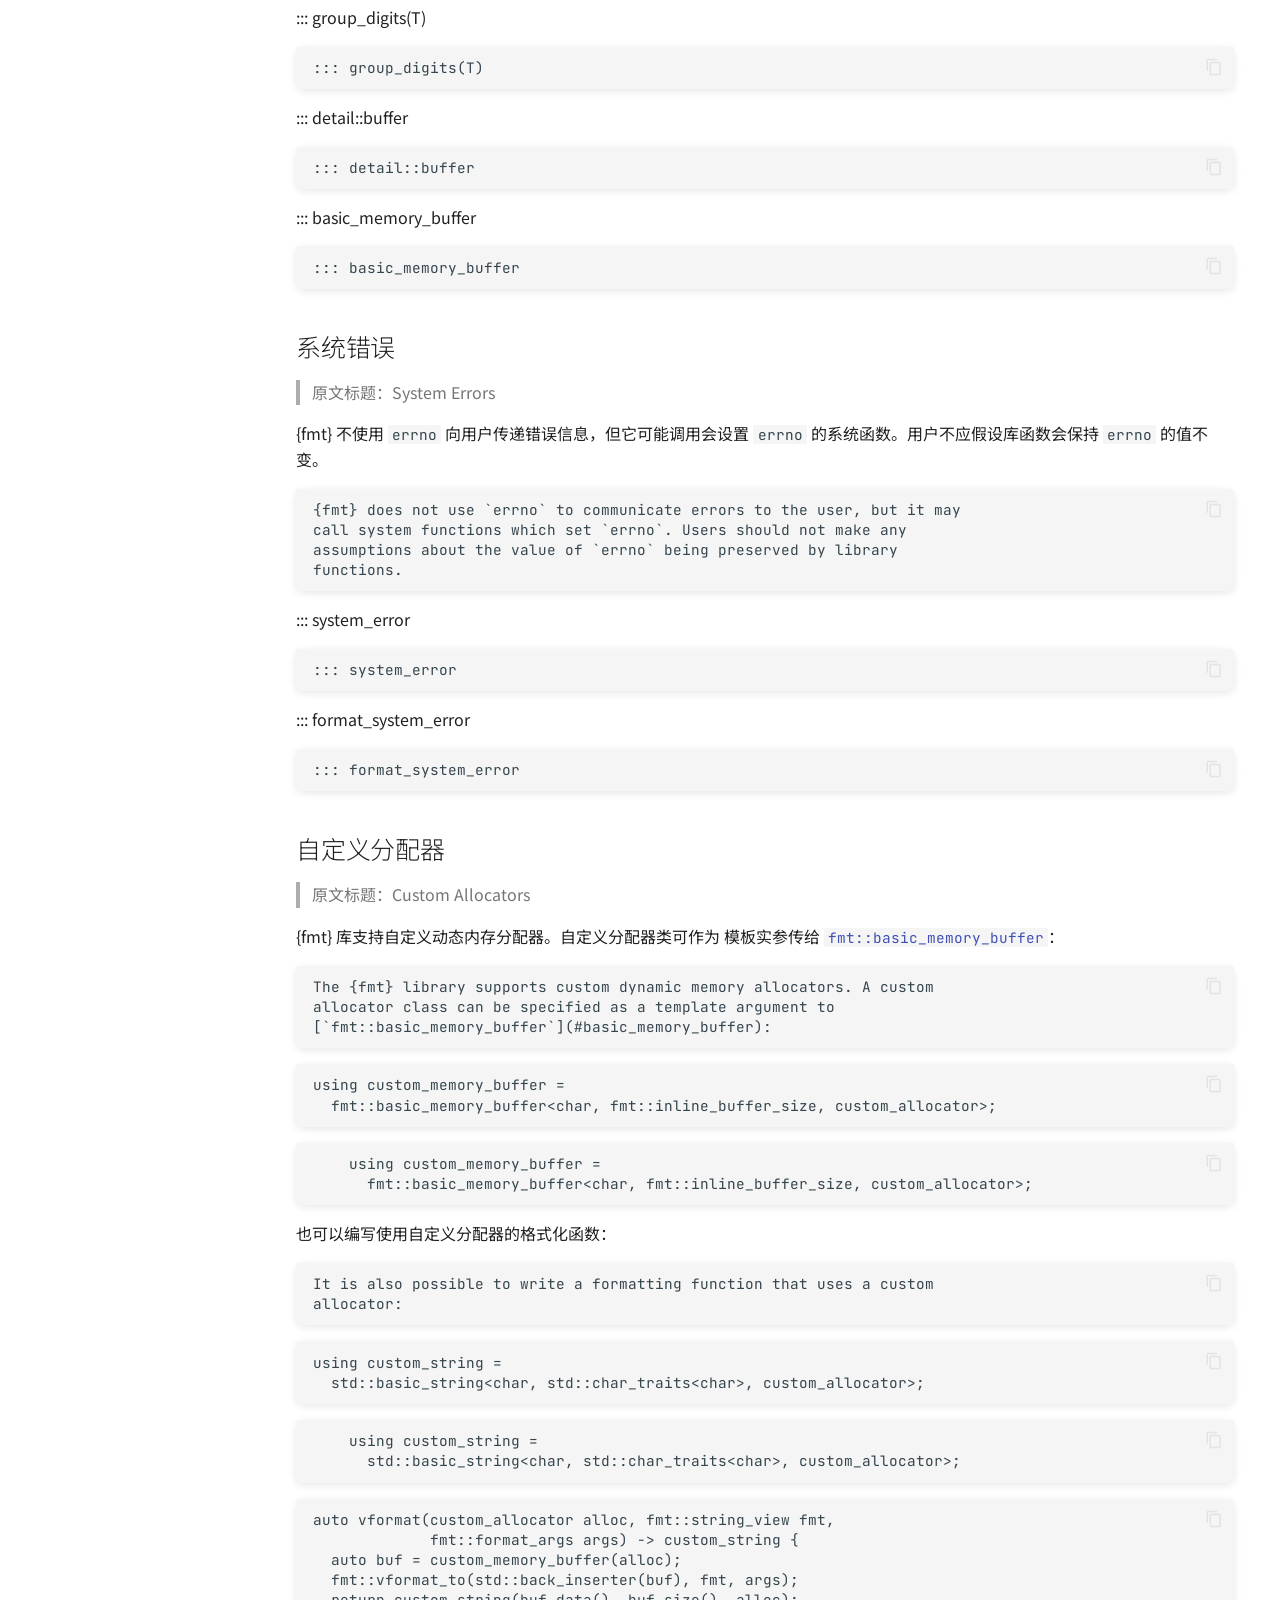
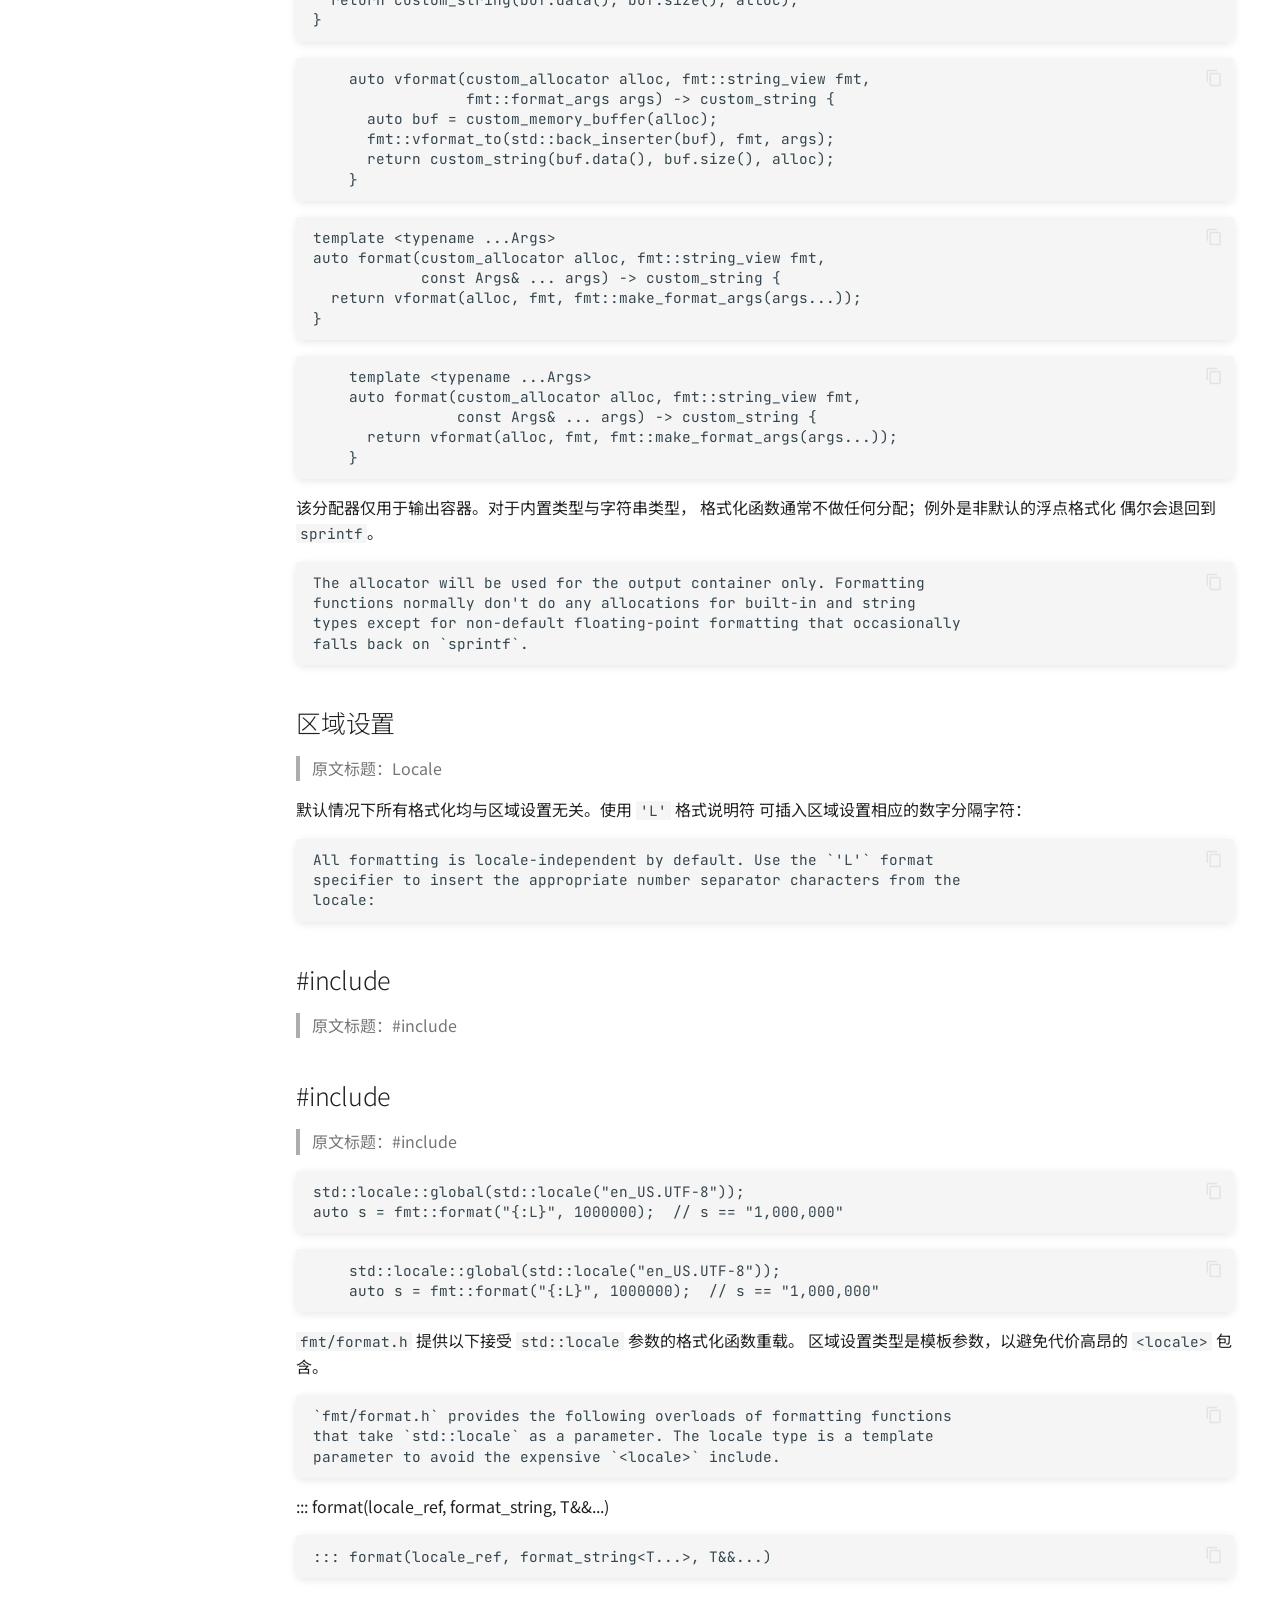
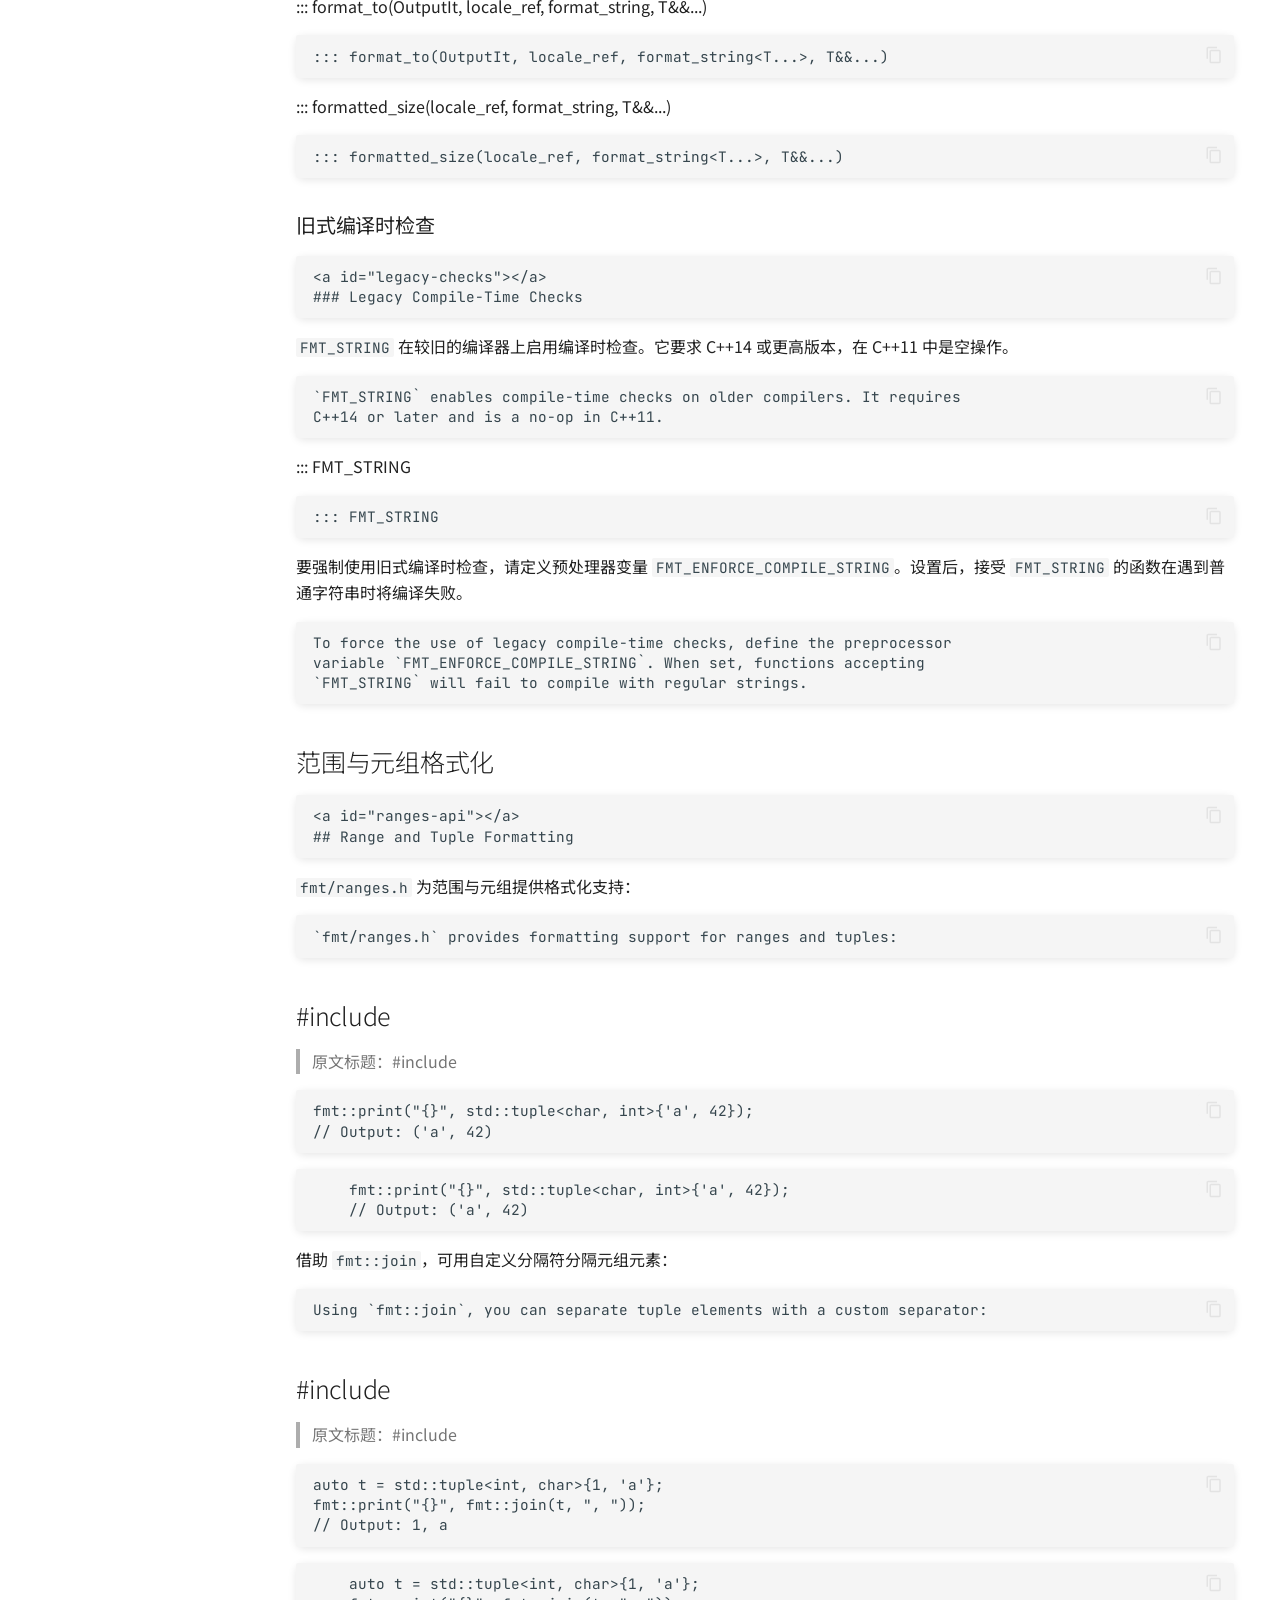
<file: latest/bilingual/api/index.html>
<!doctype html>
<html lang="zh" class="no-js">
  <head>
    
      <meta charset="utf-8">
      <meta name="viewport" content="width=device-width,initial-scale=1">
      
        <meta name="description" content="{fmt} 库官方文档中文翻译版">
      
      
        <meta name="author" content="fmt 中文文档翻译组">
      
      
        <link rel="canonical" href="https://jxsword.github.io/fmt-zh-docs/latest/bilingual/api/">
      
      
        <link rel="prev" href="../syntax/">
      
      
      
        
          <link rel="alternate" href="https://fmt.dev/latest/" hreflang="en">
        
      
      
      <link rel="icon" href="../../assets/images/favicon.png">
      <meta name="generator" content="mkdocs-1.6.1, mkdocs-material-9.8.1">
    
    
      
        <title>API 参考 - fmt 中文文档</title>
      
    
    
      <link rel="stylesheet" href="../../assets/stylesheets/main.57a0d79d.min.css">
      
        
        <link rel="stylesheet" href="../../assets/stylesheets/palette.fb2fffe2.min.css">
      
      


    
    
      
    
    
      
        
        
        <link rel="preconnect" href="https://fonts.gstatic.com" crossorigin>
        <link rel="stylesheet" href="https://fonts.googleapis.com/css?family=Noto+Sans+SC:300,300i,400,400i,700,700i%7CJetBrains+Mono:400,400i,700,700i&display=fallback">
        <style>:root{--md-text-font:"Noto Sans SC";--md-code-font:"JetBrains Mono"}</style>
      
    
    
      <link rel="stylesheet" href="../../assets/css/custom.css">
    
      <link rel="stylesheet" href="../../assets/css/bilingual.css">
    
    <script>__md_scope=new URL("../..",location),__md_hash=e=>[...e].reduce(((e,_)=>(e<<5)-e+_.charCodeAt(0)),0),__md_get=(e,_=localStorage,t=__md_scope)=>JSON.parse(_.getItem(t.pathname+"."+e)),__md_set=(e,_,t=localStorage,a=__md_scope)=>{try{t.setItem(a.pathname+"."+e,JSON.stringify(_))}catch(e){}}</script>
    
      
  


  
  

<script id="__analytics">function __md_analytics(){function e(){dataLayer.push(arguments)}window.dataLayer=window.dataLayer||[],e("js",new Date),e("config","G-XXXXXXXXXX"),document.addEventListener("DOMContentLoaded",(function(){document.forms.search&&document.forms.search.query.addEventListener("blur",(function(){this.value&&e("event","search",{search_term:this.value})}));document$.subscribe((function(){var t=document.forms.feedback;if(void 0!==t)for(var a of t.querySelectorAll("[type=submit]"))a.addEventListener("click",(function(a){a.preventDefault();var n=document.location.pathname,d=this.getAttribute("data-md-value");e("event","feedback",{page:n,data:d}),t.firstElementChild.disabled=!0;var r=t.querySelector(".md-feedback__note [data-md-value='"+d+"']");r&&(r.hidden=!1)})),t.hidden=!1})),location$.subscribe((function(t){e("config","G-XXXXXXXXXX",{page_path:t.pathname})}))}));var t=document.createElement("script");t.async=!0,t.src="https://www.googletagmanager.com/gtag/js?id=G-XXXXXXXXXX",document.getElementById("__analytics").insertAdjacentElement("afterEnd",t)}</script>
  
    <script>"undefined"!=typeof __md_analytics&&__md_analytics()</script>
  

    
    
  </head>
  
  
    
    
      
    
    
    
    
    <body dir="ltr" data-md-color-scheme="default" data-md-color-primary="indigo" data-md-color-accent="indigo">
  
    
    <input class="md-toggle" data-md-toggle="drawer" type="checkbox" id="__drawer" autocomplete="off">
    <input class="md-toggle" data-md-toggle="search" type="checkbox" id="__search" autocomplete="off">
    <label class="md-overlay" for="__drawer"></label>
    <div data-md-component="skip">
      
        
        <a href="#api" class="md-skip">
          跳转至
        </a>
      
    </div>
    <div data-md-component="announce">
      
    </div>
    
      <div data-md-color-scheme="default" data-md-component="outdated" hidden>
        
      </div>
    
    
      

<header class="md-header" data-md-component="header">
  <nav class="md-header__inner md-grid" aria-label="页眉">
    <a href="../.." title="fmt 中文文档" class="md-header__button md-logo" aria-label="fmt 中文文档" data-md-component="logo">
      
  
  <svg xmlns="http://www.w3.org/2000/svg" viewBox="0 0 24 24"><path d="M12 8a3 3 0 0 0 3-3 3 3 0 0 0-3-3 3 3 0 0 0-3 3 3 3 0 0 0 3 3m0 3.54C9.64 9.35 6.5 8 3 8v11c3.5 0 6.64 1.35 9 3.54 2.36-2.19 5.5-3.54 9-3.54V8c-3.5 0-6.64 1.35-9 3.54"/></svg>

    </a>
    <label class="md-header__button md-icon" for="__drawer">
      
      <svg xmlns="http://www.w3.org/2000/svg" viewBox="0 0 24 24"><path d="M3 6h18v2H3zm0 5h18v2H3zm0 5h18v2H3z"/></svg>
    </label>
    <div class="md-header__title" data-md-component="header-title">
      <div class="md-header__ellipsis">
        <div class="md-header__topic">
          <span class="md-ellipsis">
            fmt 中文文档
          </span>
        </div>
        <div class="md-header__topic" data-md-component="header-topic">
          <span class="md-ellipsis">
            
              API 参考
            
          </span>
        </div>
      </div>
    </div>
    
      
        <form class="md-header__option" data-md-component="palette">
  
    
    
    
    <input class="md-option" data-md-color-media="" data-md-color-scheme="default" data-md-color-primary="indigo" data-md-color-accent="indigo"  aria-label="切换到深色模式"  type="radio" name="__palette" id="__palette_0">
    
      <label class="md-header__button md-icon" title="切换到深色模式" for="__palette_1" hidden>
        <svg xmlns="http://www.w3.org/2000/svg" viewBox="0 0 24 24"><path d="M12 8a4 4 0 0 0-4 4 4 4 0 0 0 4 4 4 4 0 0 0 4-4 4 4 0 0 0-4-4m0 10a6 6 0 0 1-6-6 6 6 0 0 1 6-6 6 6 0 0 1 6 6 6 6 0 0 1-6 6m8-9.31V4h-4.69L12 .69 8.69 4H4v4.69L.69 12 4 15.31V20h4.69L12 23.31 15.31 20H20v-4.69L23.31 12z"/></svg>
      </label>
    
  
    
    
    
    <input class="md-option" data-md-color-media="" data-md-color-scheme="slate" data-md-color-primary="indigo" data-md-color-accent="indigo"  aria-label="切换到浅色模式"  type="radio" name="__palette" id="__palette_1">
    
      <label class="md-header__button md-icon" title="切换到浅色模式" for="__palette_0" hidden>
        <svg xmlns="http://www.w3.org/2000/svg" viewBox="0 0 24 24"><path d="M12 18c-.89 0-1.74-.2-2.5-.55C11.56 16.5 13 14.42 13 12s-1.44-4.5-3.5-5.45C10.26 6.2 11.11 6 12 6a6 6 0 0 1 6 6 6 6 0 0 1-6 6m8-9.31V4h-4.69L12 .69 8.69 4H4v4.69L.69 12 4 15.31V20h4.69L12 23.31 15.31 20H20v-4.69L23.31 12z"/></svg>
      </label>
    
  
</form>
      
    
    
      <script>var palette=__md_get("__palette");if(palette&&palette.color){if("(prefers-color-scheme)"===palette.color.media){var media=matchMedia("(prefers-color-scheme: light)"),input=document.querySelector(media.matches?"[data-md-color-media='(prefers-color-scheme: light)']":"[data-md-color-media='(prefers-color-scheme: dark)']");palette.color.media=input.getAttribute("data-md-color-media"),palette.color.scheme=input.getAttribute("data-md-color-scheme"),palette.color.primary=input.getAttribute("data-md-color-primary"),palette.color.accent=input.getAttribute("data-md-color-accent")}for(var[key,value]of Object.entries(palette.color))document.body.setAttribute("data-md-color-"+key,value)}</script>
    
    
      <div class="md-header__option">
  <div class="md-select">
    
    <button class="md-header__button md-icon" aria-label="选择当前语言">
      <svg xmlns="http://www.w3.org/2000/svg" viewBox="0 0 24 24"><path d="m12.87 15.07-2.54-2.51.03-.03A17.5 17.5 0 0 0 14.07 6H17V4h-7V2H8v2H1v2h11.17C11.5 7.92 10.44 9.75 9 11.35 8.07 10.32 7.3 9.19 6.69 8h-2c.73 1.63 1.73 3.17 2.98 4.56l-5.09 5.02L4 19l5-5 3.11 3.11zM18.5 10h-2L12 22h2l1.12-3h4.75L21 22h2zm-2.62 7 1.62-4.33L19.12 17z"/></svg>
    </button>
    <div class="md-select__inner">
      <ul class="md-select__list">
        
          <li class="md-select__item">
            <a href="https://fmt.dev/latest/" hreflang="en" class="md-select__link">
              English (Original)
            </a>
          </li>
        
      </ul>
    </div>
  </div>
</div>
    
    
      
      
        <label class="md-header__button md-icon" for="__search">
          
          <svg xmlns="http://www.w3.org/2000/svg" viewBox="0 0 24 24"><path d="M9.5 3A6.5 6.5 0 0 1 16 9.5c0 1.61-.59 3.09-1.56 4.23l.27.27h.79l5 5-1.5 1.5-5-5v-.79l-.27-.27A6.52 6.52 0 0 1 9.5 16 6.5 6.5 0 0 1 3 9.5 6.5 6.5 0 0 1 9.5 3m0 2C7 5 5 7 5 9.5S7 14 9.5 14 14 12 14 9.5 12 5 9.5 5"/></svg>
        </label>
        <div class="md-search" data-md-component="search" role="dialog">
  <label class="md-search__overlay" for="__search"></label>
  <div class="md-search__inner" role="search">
    <form class="md-search__form" name="search">
      <input type="text" class="md-search__input" name="query" aria-label="搜索" placeholder="搜索" autocapitalize="off" autocorrect="off" autocomplete="off" spellcheck="false" data-md-component="search-query" required>
      <label class="md-search__icon md-icon" for="__search">
        
        <svg xmlns="http://www.w3.org/2000/svg" viewBox="0 0 24 24"><path d="M9.5 3A6.5 6.5 0 0 1 16 9.5c0 1.61-.59 3.09-1.56 4.23l.27.27h.79l5 5-1.5 1.5-5-5v-.79l-.27-.27A6.52 6.52 0 0 1 9.5 16 6.5 6.5 0 0 1 3 9.5 6.5 6.5 0 0 1 9.5 3m0 2C7 5 5 7 5 9.5S7 14 9.5 14 14 12 14 9.5 12 5 9.5 5"/></svg>
        
        <svg xmlns="http://www.w3.org/2000/svg" viewBox="0 0 24 24"><path d="M20 11v2H8l5.5 5.5-1.42 1.42L4.16 12l7.92-7.92L13.5 5.5 8 11z"/></svg>
      </label>
      <nav class="md-search__options" aria-label="查找">
        
          <a href="javascript:void(0)" class="md-search__icon md-icon" title="分享" aria-label="分享" data-clipboard data-clipboard-text="" data-md-component="search-share" tabindex="-1">
            
            <svg xmlns="http://www.w3.org/2000/svg" viewBox="0 0 24 24"><path d="M18 16.08c-.76 0-1.44.3-1.96.77L8.91 12.7c.05-.23.09-.46.09-.7s-.04-.47-.09-.7l7.05-4.11c.54.5 1.25.81 2.04.81a3 3 0 0 0 3-3 3 3 0 0 0-3-3 3 3 0 0 0-3 3c0 .24.04.47.09.7L8.04 9.81C7.5 9.31 6.79 9 6 9a3 3 0 0 0-3 3 3 3 0 0 0 3 3c.79 0 1.5-.31 2.04-.81l7.12 4.15c-.05.21-.08.43-.08.66 0 1.61 1.31 2.91 2.92 2.91s2.92-1.3 2.92-2.91A2.92 2.92 0 0 0 18 16.08"/></svg>
          </a>
        
        <button type="reset" class="md-search__icon md-icon" title="清空当前内容" aria-label="清空当前内容" tabindex="-1">
          
          <svg xmlns="http://www.w3.org/2000/svg" viewBox="0 0 24 24"><path d="M19 6.41 17.59 5 12 10.59 6.41 5 5 6.41 10.59 12 5 17.59 6.41 19 12 13.41 17.59 19 19 17.59 13.41 12z"/></svg>
        </button>
      </nav>
      
    </form>
    <div class="md-search__output">
      <div class="md-search__scrollwrap" tabindex="0" data-md-scrollfix>
        <div class="md-search-result" data-md-component="search-result">
          <div class="md-search-result__meta">
            正在初始化搜索引擎
          </div>
          <ol class="md-search-result__list" role="presentation"></ol>
        </div>
      </div>
    </div>
  </div>
</div>
      
    
    
      <div class="md-header__source">
        <a href="https://github.com/jxsword/fmt-zh-docs" title="前往仓库" class="md-source" data-md-component="source">
  <div class="md-source__icon md-icon">
    
    <svg xmlns="http://www.w3.org/2000/svg" viewBox="0 0 448 512"><!--! Font Awesome Free 7.1.0 by @fontawesome - https://fontawesome.com License - https://fontawesome.com/license/free (Icons: CC BY 4.0, Fonts: SIL OFL 1.1, Code: MIT License) Copyright 2025 Fonticons, Inc.--><path d="M439.6 236.1 244 40.5c-5.4-5.5-12.8-8.5-20.4-8.5s-15 3-20.4 8.4L162.5 81l51.5 51.5c27.1-9.1 52.7 16.8 43.4 43.7l49.7 49.7c34.2-11.8 61.2 31 35.5 56.7-26.5 26.5-70.2-2.9-56-37.3L240.3 199v121.9c25.3 12.5 22.3 41.8 9.1 55-6.4 6.4-15.2 10.1-24.3 10.1s-17.8-3.6-24.3-10.1c-17.6-17.6-11.1-46.9 11.2-56v-123c-20.8-8.5-24.6-30.7-18.6-45L142.6 101 8.5 235.1C3 240.6 0 247.9 0 255.5s3 15 8.5 20.4l195.6 195.7c5.4 5.4 12.7 8.4 20.4 8.4s15-3 20.4-8.4l194.7-194.7c5.4-5.4 8.4-12.8 8.4-20.4s-3-15-8.4-20.4"/></svg>
  </div>
  <div class="md-source__repository">
    fmt-zh-docs
  </div>
</a>
      </div>
    
  </nav>
  
</header>
    
    <div class="md-container" data-md-component="container">
      
      
        
          
            
<nav class="md-tabs" aria-label="标签" data-md-component="tabs">
  <div class="md-grid">
    <ul class="md-tabs__list">
      
        
  
  
  
  
    <li class="md-tabs__item">
      <a href="../.." class="md-tabs__link">
        
  
  
    
  
  首页

      </a>
    </li>
  

      
        
  
  
  
  
    <li class="md-tabs__item">
      <a href="../../get-started/" class="md-tabs__link">
        
  
  
    
  
  快速开始

      </a>
    </li>
  

      
        
  
  
  
  
    <li class="md-tabs__item">
      <a href="../../syntax/" class="md-tabs__link">
        
  
  
    
  
  格式语法

      </a>
    </li>
  

      
        
  
  
  
  
    <li class="md-tabs__item">
      <a href="../../api/" class="md-tabs__link">
        
  
  
    
  
  API 参考

      </a>
    </li>
  

      
        
  
  
  
  
    <li class="md-tabs__item">
      <a href="../../ChangeLog-old/" class="md-tabs__link">
        
  
  
    
  
  更新日志（英文原文）

      </a>
    </li>
  

      
        
  
  
  
    
  
  
    
    
      <li class="md-tabs__item md-tabs__item--active">
        <a href="../about/" class="md-tabs__link">
          
  
  
  双语对照

        </a>
      </li>
    
  

      
    </ul>
  </div>
</nav>
          
        
      
      <main class="md-main" data-md-component="main">
        <div class="md-main__inner md-grid">
          
            
              
              <div class="md-sidebar md-sidebar--primary" data-md-component="sidebar" data-md-type="navigation" >
                <div class="md-sidebar__scrollwrap">
                  <div class="md-sidebar__inner">
                    


  


  

<nav class="md-nav md-nav--primary md-nav--lifted md-nav--integrated" aria-label="导航栏" data-md-level="0">
  <label class="md-nav__title" for="__drawer">
    <a href="../.." title="fmt 中文文档" class="md-nav__button md-logo" aria-label="fmt 中文文档" data-md-component="logo">
      
  
  <svg xmlns="http://www.w3.org/2000/svg" viewBox="0 0 24 24"><path d="M12 8a3 3 0 0 0 3-3 3 3 0 0 0-3-3 3 3 0 0 0-3 3 3 3 0 0 0 3 3m0 3.54C9.64 9.35 6.5 8 3 8v11c3.5 0 6.64 1.35 9 3.54 2.36-2.19 5.5-3.54 9-3.54V8c-3.5 0-6.64 1.35-9 3.54"/></svg>

    </a>
    fmt 中文文档
  </label>
  
    <div class="md-nav__source">
      <a href="https://github.com/jxsword/fmt-zh-docs" title="前往仓库" class="md-source" data-md-component="source">
  <div class="md-source__icon md-icon">
    
    <svg xmlns="http://www.w3.org/2000/svg" viewBox="0 0 448 512"><!--! Font Awesome Free 7.1.0 by @fontawesome - https://fontawesome.com License - https://fontawesome.com/license/free (Icons: CC BY 4.0, Fonts: SIL OFL 1.1, Code: MIT License) Copyright 2025 Fonticons, Inc.--><path d="M439.6 236.1 244 40.5c-5.4-5.5-12.8-8.5-20.4-8.5s-15 3-20.4 8.4L162.5 81l51.5 51.5c27.1-9.1 52.7 16.8 43.4 43.7l49.7 49.7c34.2-11.8 61.2 31 35.5 56.7-26.5 26.5-70.2-2.9-56-37.3L240.3 199v121.9c25.3 12.5 22.3 41.8 9.1 55-6.4 6.4-15.2 10.1-24.3 10.1s-17.8-3.6-24.3-10.1c-17.6-17.6-11.1-46.9 11.2-56v-123c-20.8-8.5-24.6-30.7-18.6-45L142.6 101 8.5 235.1C3 240.6 0 247.9 0 255.5s3 15 8.5 20.4l195.6 195.7c5.4 5.4 12.7 8.4 20.4 8.4s15-3 20.4-8.4l194.7-194.7c5.4-5.4 8.4-12.8 8.4-20.4s-3-15-8.4-20.4"/></svg>
  </div>
  <div class="md-source__repository">
    fmt-zh-docs
  </div>
</a>
    </div>
  
  <ul class="md-nav__list" data-md-scrollfix>
    
      
      
  
  
  
  
    <li class="md-nav__item">
      <a href="../.." class="md-nav__link">
        
  
  
  <span class="md-ellipsis">
    
  
    首页
  

    
  </span>
  
  

      </a>
    </li>
  

    
      
      
  
  
  
  
    <li class="md-nav__item">
      <a href="../../get-started/" class="md-nav__link">
        
  
  
  <span class="md-ellipsis">
    
  
    快速开始
  

    
  </span>
  
  

      </a>
    </li>
  

    
      
      
  
  
  
  
    <li class="md-nav__item">
      <a href="../../syntax/" class="md-nav__link">
        
  
  
  <span class="md-ellipsis">
    
  
    格式语法
  

    
  </span>
  
  

      </a>
    </li>
  

    
      
      
  
  
  
  
    <li class="md-nav__item">
      <a href="../../api/" class="md-nav__link">
        
  
  
  <span class="md-ellipsis">
    
  
    API 参考
  

    
  </span>
  
  

      </a>
    </li>
  

    
      
      
  
  
  
  
    <li class="md-nav__item">
      <a href="../../ChangeLog-old/" class="md-nav__link">
        
  
  
  <span class="md-ellipsis">
    
  
    更新日志（英文原文）
  

    
  </span>
  
  

      </a>
    </li>
  

    
      
      
  
  
    
  
  
  
    
    
    
    
      
        
        
      
      
        
      
    
    
    <li class="md-nav__item md-nav__item--active md-nav__item--section md-nav__item--nested">
      
        
        
        <input class="md-nav__toggle md-toggle " type="checkbox" id="__nav_6" checked>
        
          
          <label class="md-nav__link" for="__nav_6" id="__nav_6_label" tabindex="">
            
  
  
  <span class="md-ellipsis">
    
  
    双语对照
  

    
  </span>
  
  

            <span class="md-nav__icon md-icon"></span>
          </label>
        
        <nav class="md-nav" data-md-level="1" aria-labelledby="__nav_6_label" aria-expanded="true">
          <label class="md-nav__title" for="__nav_6">
            <span class="md-nav__icon md-icon"></span>
            
  
    双语对照
  

          </label>
          <ul class="md-nav__list" data-md-scrollfix>
            
              
                
  
  
  
  
    <li class="md-nav__item">
      <a href="../about/" class="md-nav__link">
        
  
  
  <span class="md-ellipsis">
    
  
    说明
  

    
  </span>
  
  

      </a>
    </li>
  

              
            
              
                
  
  
  
  
    <li class="md-nav__item">
      <a href="../" class="md-nav__link">
        
  
  
  <span class="md-ellipsis">
    
  
    首页
  

    
  </span>
  
  

      </a>
    </li>
  

              
            
              
                
  
  
  
  
    <li class="md-nav__item">
      <a href="../get-started/" class="md-nav__link">
        
  
  
  <span class="md-ellipsis">
    
  
    快速开始
  

    
  </span>
  
  

      </a>
    </li>
  

              
            
              
                
  
  
  
  
    <li class="md-nav__item">
      <a href="../syntax/" class="md-nav__link">
        
  
  
  <span class="md-ellipsis">
    
  
    格式语法
  

    
  </span>
  
  

      </a>
    </li>
  

              
            
              
                
  
  
    
  
  
  
    <li class="md-nav__item md-nav__item--active">
      
      <input class="md-nav__toggle md-toggle" type="checkbox" id="__toc">
      
      
        
      
      
        <label class="md-nav__link md-nav__link--active" for="__toc">
          
  
  
  <span class="md-ellipsis">
    
  
    API 参考
  

    
  </span>
  
  

          <span class="md-nav__icon md-icon"></span>
        </label>
      
      <a href="./" class="md-nav__link md-nav__link--active">
        
  
  
  <span class="md-ellipsis">
    
  
    API 参考
  

    
  </span>
  
  

      </a>
      
        

<nav class="md-nav md-nav--secondary" aria-label="目录">
  
  
  
    
  
  
    <label class="md-nav__title" for="__toc">
      <span class="md-nav__icon md-icon"></span>
      目录
    </label>
    <ul class="md-nav__list" data-md-component="toc" data-md-scrollfix>
      
        <li class="md-nav__item">
  <a href="#api_1" class="md-nav__link">
    <span class="md-ellipsis">
      
        API 参考
      
    </span>
  </a>
  
</li>
      
        <li class="md-nav__item">
  <a href="#c-api" class="md-nav__link">
    <span class="md-ellipsis">
      
        C++ 模块 API
      
    </span>
  </a>
  
</li>
      
        <li class="md-nav__item">
  <a href="#api_2" class="md-nav__link">
    <span class="md-ellipsis">
      
        核心 API
      
    </span>
  </a>
  
    <nav class="md-nav" aria-label="核心 API">
      <ul class="md-nav__list">
        
          <li class="md-nav__item">
  <a href="#_1" class="md-nav__link">
    <span class="md-ellipsis">
      
        格式化用户定义类型
      
    </span>
  </a>
  
</li>
        
      </ul>
    </nav>
  
</li>
      
        <li class="md-nav__item">
  <a href="#include" class="md-nav__link">
    <span class="md-ellipsis">
      
        #include
      
    </span>
  </a>
  
</li>
      
        <li class="md-nav__item">
  <a href="#_2" class="md-nav__link">
    <span class="md-ellipsis">
      
        编译时检查
      
    </span>
  </a>
  
</li>
      
        <li class="md-nav__item">
  <a href="#_3" class="md-nav__link">
    <span class="md-ellipsis">
      
        类型擦除
      
    </span>
  </a>
  
</li>
      
        <li class="md-nav__item">
  <a href="#_4" class="md-nav__link">
    <span class="md-ellipsis">
      
        命名参数
      
    </span>
  </a>
  
</li>
      
        <li class="md-nav__item">
  <a href="#_5" class="md-nav__link">
    <span class="md-ellipsis">
      
        兼容性
      
    </span>
  </a>
  
</li>
      
        <li class="md-nav__item">
  <a href="#api_3" class="md-nav__link">
    <span class="md-ellipsis">
      
        格式 API
      
    </span>
  </a>
  
</li>
      
        <li class="md-nav__item">
  <a href="#_6" class="md-nav__link">
    <span class="md-ellipsis">
      
        工具
      
    </span>
  </a>
  
</li>
      
        <li class="md-nav__item">
  <a href="#_7" class="md-nav__link">
    <span class="md-ellipsis">
      
        系统错误
      
    </span>
  </a>
  
</li>
      
        <li class="md-nav__item">
  <a href="#_8" class="md-nav__link">
    <span class="md-ellipsis">
      
        自定义分配器
      
    </span>
  </a>
  
</li>
      
        <li class="md-nav__item">
  <a href="#_9" class="md-nav__link">
    <span class="md-ellipsis">
      
        区域设置
      
    </span>
  </a>
  
</li>
      
        <li class="md-nav__item">
  <a href="#include_1" class="md-nav__link">
    <span class="md-ellipsis">
      
        #include
      
    </span>
  </a>
  
</li>
      
        <li class="md-nav__item">
  <a href="#include_2" class="md-nav__link">
    <span class="md-ellipsis">
      
        #include
      
    </span>
  </a>
  
    <nav class="md-nav" aria-label="#include">
      <ul class="md-nav__list">
        
          <li class="md-nav__item">
  <a href="#_10" class="md-nav__link">
    <span class="md-ellipsis">
      
        旧式编译时检查
      
    </span>
  </a>
  
</li>
        
      </ul>
    </nav>
  
</li>
      
        <li class="md-nav__item">
  <a href="#_11" class="md-nav__link">
    <span class="md-ellipsis">
      
        范围与元组格式化
      
    </span>
  </a>
  
</li>
      
        <li class="md-nav__item">
  <a href="#include_3" class="md-nav__link">
    <span class="md-ellipsis">
      
        #include
      
    </span>
  </a>
  
</li>
      
        <li class="md-nav__item">
  <a href="#include_4" class="md-nav__link">
    <span class="md-ellipsis">
      
        #include
      
    </span>
  </a>
  
</li>
      
        <li class="md-nav__item">
  <a href="#_12" class="md-nav__link">
    <span class="md-ellipsis">
      
        日期与时间格式化
      
    </span>
  </a>
  
</li>
      
        <li class="md-nav__item">
  <a href="#include_5" class="md-nav__link">
    <span class="md-ellipsis">
      
        #include
      
    </span>
  </a>
  
</li>
      
        <li class="md-nav__item">
  <a href="#_13" class="md-nav__link">
    <span class="md-ellipsis">
      
        标准库类型格式化
      
    </span>
  </a>
  
</li>
      
        <li class="md-nav__item">
  <a href="#_14" class="md-nav__link">
    <span class="md-ellipsis">
      
        变体
      
    </span>
  </a>
  
</li>
      
        <li class="md-nav__item">
  <a href="#include_6" class="md-nav__link">
    <span class="md-ellipsis">
      
        #include
      
    </span>
  </a>
  
</li>
      
        <li class="md-nav__item">
  <a href="#_15" class="md-nav__link">
    <span class="md-ellipsis">
      
        位域与紧凑结构体
      
    </span>
  </a>
  
</li>
      
        <li class="md-nav__item">
  <a href="#_16" class="md-nav__link">
    <span class="md-ellipsis">
      
        枚举格式化
      
    </span>
  </a>
  
</li>
      
        <li class="md-nav__item">
  <a href="#include_7" class="md-nav__link">
    <span class="md-ellipsis">
      
        #include
      
    </span>
  </a>
  
</li>
      
        <li class="md-nav__item">
  <a href="#_17" class="md-nav__link">
    <span class="md-ellipsis">
      
        编译时支持
      
    </span>
  </a>
  
</li>
      
        <li class="md-nav__item">
  <a href="#_18" class="md-nav__link">
    <span class="md-ellipsis">
      
        终端颜色与文本样式
      
    </span>
  </a>
  
</li>
      
        <li class="md-nav__item">
  <a href="#api_4" class="md-nav__link">
    <span class="md-ellipsis">
      
        系统 API
      
    </span>
  </a>
  
</li>
      
        <li class="md-nav__item">
  <a href="#stdostream" class="md-nav__link">
    <span class="md-ellipsis">
      
        std::ostream 支持
      
    </span>
  </a>
  
</li>
      
        <li class="md-nav__item">
  <a href="#include_8" class="md-nav__link">
    <span class="md-ellipsis">
      
        #include
      
    </span>
  </a>
  
</li>
      
        <li class="md-nav__item">
  <a href="#_19" class="md-nav__link">
    <span class="md-ellipsis">
      
        动态参数列表
      
    </span>
  </a>
  
</li>
      
        <li class="md-nav__item">
  <a href="#printf" class="md-nav__link">
    <span class="md-ellipsis">
      
        安全的 printf
      
    </span>
  </a>
  
</li>
      
        <li class="md-nav__item">
  <a href="#_20" class="md-nav__link">
    <span class="md-ellipsis">
      
        宽字符串
      
    </span>
  </a>
  
</li>
      
        <li class="md-nav__item">
  <a href="#c20-stdformat" class="md-nav__link">
    <span class="md-ellipsis">
      
        与 C++20 std::format 的兼容性
      
    </span>
  </a>
  
</li>
      
        <li class="md-nav__item">
  <a href="#_21" class="md-nav__link">
    <span class="md-ellipsis">
      
        配置选项
      
    </span>
  </a>
  
</li>
      
        <li class="md-nav__item">
  <a href="#cmake" class="md-nav__link">
    <span class="md-ellipsis">
      
        CMake 选项
      
    </span>
  </a>
  
</li>
      
        <li class="md-nav__item">
  <a href="#_22" class="md-nav__link">
    <span class="md-ellipsis">
      
        宏
      
    </span>
  </a>
  
</li>
      
        <li class="md-nav__item">
  <a href="#_23" class="md-nav__link">
    <span class="md-ellipsis">
      
        二进制体积优化
      
    </span>
  </a>
  
</li>
      
    </ul>
  
</nav>
      
    </li>
  

              
            
          </ul>
        </nav>
      
    </li>
  

    
  </ul>
</nav>
                  </div>
                </div>
              </div>
            
            
          
          
            <div class="md-content" data-md-component="content">
              
              <article class="md-content__inner md-typeset"><a class="md-content__button md-icon" download href="api.pdf" title="PDF Export"><svg style="height: 1.2rem; width: 1.2rem;" viewBox="0 0 384 512" xmlns="http://www.w3.org/2000/svg"><path d="M224 136V0H24C10.7 0 0 10.7 0 24v464c0 13.3 10.7 24 24 24h336c13.3 0 24-10.7 24-24V160H248c-13.2 0-24-10.8-24-24zm76.45 211.36l-96.42 95.7c-6.65 6.61-17.39 6.61-24.04 0l-96.42-95.7C73.42 337.29 80.54 320 94.82 320H160v-80c0-8.84 7.16-16 16-16h32c8.84 0 16 7.16 16 16v80h65.18c14.28 0 21.4 17.29 11.27 27.36zM377 105L279.1 7c-4.5-4.5-10.6-7-17-7H256v128h128v-6.1c0-6.3-2.5-12.4-7-16.9z"></path></svg></a>
                
                  


  
  


<h1 id="api">双语对照：API 参考<a class="headerlink" href="#api" title="Permanent link">&para;</a></h1>
<blockquote>
<p>本页为 <code>api.md</code> 的中英段落对照（DR-005 独立对照模式）。每段先中文译文，再以引用块给出英文原文；代码块为逐字保留内容，不参与对照。</p>
</blockquote>
<h2 id="api_1">API 参考<a class="headerlink" href="#api_1" title="Permanent link">&para;</a></h2>
<blockquote>
<p>原文标题：API Reference</p>
</blockquote>
<p>{fmt} 库 API 由以下组件构成：</p>
<div class="language-text highlight"><pre><span></span><code><span id="__span-0-1"><a id="__codelineno-0-1" name="__codelineno-0-1" href="#__codelineno-0-1"></a>The {fmt} library API consists of the following components:
</span></code></pre></div>
<ul>
<li><a href="#core-api"><code>fmt/core.h</code></a>：核心 API，为 <code>char</code>/UTF-8 提供主要格式化
  函数，支持 C++20 编译时检查，包含依赖极少</li>
<li><a href="#format-api"><code>fmt/format.h</code></a>：<code>fmt::format</code> 及其他格式化函数，
  以及区域设置支持</li>
<li><a href="#ranges-api"><code>fmt/ranges.h</code></a>：范围与元组的格式化</li>
<li><a href="#chrono-api"><code>fmt/chrono.h</code></a>：日期与时间格式化</li>
<li><a href="#std-api"><code>fmt/std.h</code></a>：标准库类型的格式化器</li>
<li><a href="#enum-api"><code>fmt/enum.h</code></a>：注解枚举的格式化</li>
<li><a href="#compile-api"><code>fmt/compile.h</code></a>：格式字符串编译</li>
<li><a href="#color-api"><code>fmt/color.h</code></a>：终端颜色与文本样式</li>
<li><a href="#os-api"><code>fmt/os.h</code></a>：系统 API</li>
<li><a href="#ostream-api"><code>fmt/ostream.h</code></a>：<code>std::ostream</code> 支持</li>
<li><a href="#args-api"><code>fmt/args.h</code></a>：动态参数列表</li>
<li><a href="#printf-api"><code>fmt/printf.h</code></a>：安全的 <code>printf</code></li>
<li><a href="#xchar-api"><code>fmt/xchar.h</code></a>：可选的 <code>wchar_t</code> 支持</li>
</ul>
<div class="language-text highlight"><pre><span></span><code><span id="__span-1-1"><a id="__codelineno-1-1" name="__codelineno-1-1" href="#__codelineno-1-1"></a>- [`fmt/core.h`](#core-api): the core API providing main formatting functions
</span><span id="__span-1-2"><a id="__codelineno-1-2" name="__codelineno-1-2" href="#__codelineno-1-2"></a>  for `char`/UTF-8 with C++20 compile-time checks and minimal dependencies
</span><span id="__span-1-3"><a id="__codelineno-1-3" name="__codelineno-1-3" href="#__codelineno-1-3"></a>- [`fmt/format.h`](#format-api): `fmt::format` and other formatting functions
</span><span id="__span-1-4"><a id="__codelineno-1-4" name="__codelineno-1-4" href="#__codelineno-1-4"></a>  as well as locale support
</span><span id="__span-1-5"><a id="__codelineno-1-5" name="__codelineno-1-5" href="#__codelineno-1-5"></a>- [`fmt/ranges.h`](#ranges-api): formatting of ranges and tuples
</span><span id="__span-1-6"><a id="__codelineno-1-6" name="__codelineno-1-6" href="#__codelineno-1-6"></a>- [`fmt/chrono.h`](#chrono-api): date and time formatting
</span><span id="__span-1-7"><a id="__codelineno-1-7" name="__codelineno-1-7" href="#__codelineno-1-7"></a>- [`fmt/std.h`](#std-api): formatters for standard library types
</span><span id="__span-1-8"><a id="__codelineno-1-8" name="__codelineno-1-8" href="#__codelineno-1-8"></a>- [`fmt/enum.h`](#enum-api): formatting of annotated enums
</span><span id="__span-1-9"><a id="__codelineno-1-9" name="__codelineno-1-9" href="#__codelineno-1-9"></a>- [`fmt/compile.h`](#compile-api): format string compilation
</span><span id="__span-1-10"><a id="__codelineno-1-10" name="__codelineno-1-10" href="#__codelineno-1-10"></a>- [`fmt/color.h`](#color-api): terminal colors and text styles
</span><span id="__span-1-11"><a id="__codelineno-1-11" name="__codelineno-1-11" href="#__codelineno-1-11"></a>- [`fmt/os.h`](#os-api): system APIs
</span><span id="__span-1-12"><a id="__codelineno-1-12" name="__codelineno-1-12" href="#__codelineno-1-12"></a>- [`fmt/ostream.h`](#ostream-api): `std::ostream` support
</span><span id="__span-1-13"><a id="__codelineno-1-13" name="__codelineno-1-13" href="#__codelineno-1-13"></a>- [`fmt/args.h`](#args-api): dynamic argument lists
</span><span id="__span-1-14"><a id="__codelineno-1-14" name="__codelineno-1-14" href="#__codelineno-1-14"></a>- [`fmt/printf.h`](#printf-api): safe `printf`
</span><span id="__span-1-15"><a id="__codelineno-1-15" name="__codelineno-1-15" href="#__codelineno-1-15"></a>- [`fmt/xchar.h`](#xchar-api): optional `wchar_t` support
</span></code></pre></div>
<p>库提供的所有函数与类型均位于命名空间 <code>fmt</code>
中，宏以 <code>FMT_</code> 为前缀。</p>
<div class="language-text highlight"><pre><span></span><code><span id="__span-2-1"><a id="__codelineno-2-1" name="__codelineno-2-1" href="#__codelineno-2-1"></a>All functions and types provided by the library reside in namespace `fmt`
</span><span id="__span-2-2"><a id="__codelineno-2-2" name="__codelineno-2-2" href="#__codelineno-2-2"></a>and macros have prefix `FMT_`.
</span></code></pre></div>
<h2 id="c-api">C++ 模块 API<a class="headerlink" href="#c-api" title="Permanent link">&para;</a></h2>
<blockquote>
<p>原文标题：C++ Module API</p>
</blockquote>
<p>使用 C++ 模块 API 时，无需包含上面列出的头文件，可改用
<code>import fmt;</code> 语句。下列其余功能保持不变。</p>
<div class="language-text highlight"><pre><span></span><code><span id="__span-3-1"><a id="__codelineno-3-1" name="__codelineno-3-1" href="#__codelineno-3-1"></a>With the C++ module API, the headers listed above don't need to be included.
</span><span id="__span-3-2"><a id="__codelineno-3-2" name="__codelineno-3-2" href="#__codelineno-3-2"></a>You can use the `import fmt;` statement instead. All other functionality,
</span><span id="__span-3-3"><a id="__codelineno-3-3" name="__codelineno-3-3" href="#__codelineno-3-3"></a>listed below, remains the same.
</span></code></pre></div>
<h2 id="api_2">核心 API<a class="headerlink" href="#api_2" title="Permanent link">&para;</a></h2>
<blockquote>
<p>原文标题：Core API</p>
</blockquote>
<p><code>fmt/core.h</code> 定义核心 API，为 <code>char</code>/UTF-8 提供主要格式化函数，
支持 C++20 编译时检查。它的头文件包含依赖极少，编译速度更快。
该头文件仅在以库方式使用 {fmt}（默认方式）时才有收益，
在仅头文件模式下无此优势。它还为以下类型提供 <code>formatter</code> 特化：</p>
<div class="language-text highlight"><pre><span></span><code><span id="__span-4-1"><a id="__codelineno-4-1" name="__codelineno-4-1" href="#__codelineno-4-1"></a>`fmt/core.h` defines the core API which provides main formatting functions
</span><span id="__span-4-2"><a id="__codelineno-4-2" name="__codelineno-4-2" href="#__codelineno-4-2"></a>for `char`/UTF-8 with C++20 compile-time checks. It has minimal include
</span><span id="__span-4-3"><a id="__codelineno-4-3" name="__codelineno-4-3" href="#__codelineno-4-3"></a>dependencies for better compile times. This header is only beneficial when
</span><span id="__span-4-4"><a id="__codelineno-4-4" name="__codelineno-4-4" href="#__codelineno-4-4"></a>using {fmt} as a library (the default) and not in the header-only mode.
</span><span id="__span-4-5"><a id="__codelineno-4-5" name="__codelineno-4-5" href="#__codelineno-4-5"></a>It also provides `formatter` specializations for the following types:
</span></code></pre></div>
<ul>
<li><code>int</code>, <code>long long</code></li>
<li><code>unsigned</code>, <code>unsigned long long</code></li>
<li><code>float</code>, <code>double</code>, <code>long double</code></li>
<li><code>bool</code></li>
<li><code>char</code></li>
<li><code>const char*</code>, <a href="#basic_string_view"><code>fmt::string_view</code></a></li>
<li><code>const void*</code></li>
</ul>
<div class="language-text highlight"><pre><span></span><code><span id="__span-5-1"><a id="__codelineno-5-1" name="__codelineno-5-1" href="#__codelineno-5-1"></a>- `int`, `long long`
</span><span id="__span-5-2"><a id="__codelineno-5-2" name="__codelineno-5-2" href="#__codelineno-5-2"></a>- `unsigned`, `unsigned long long`
</span><span id="__span-5-3"><a id="__codelineno-5-3" name="__codelineno-5-3" href="#__codelineno-5-3"></a>- `float`, `double`, `long double`
</span><span id="__span-5-4"><a id="__codelineno-5-4" name="__codelineno-5-4" href="#__codelineno-5-4"></a>- `bool`
</span><span id="__span-5-5"><a id="__codelineno-5-5" name="__codelineno-5-5" href="#__codelineno-5-5"></a>- `char`
</span><span id="__span-5-6"><a id="__codelineno-5-6" name="__codelineno-5-6" href="#__codelineno-5-6"></a>- `const char*`, [`fmt::string_view`](#basic_string_view)
</span><span id="__span-5-7"><a id="__codelineno-5-7" name="__codelineno-5-7" href="#__codelineno-5-7"></a>- `const void*`
</span></code></pre></div>
<p>以下函数使用与 Python 中
<a href="https://docs.python.org/3/library/stdtypes.html#str.format">str.format</a>
类似的<a href="../syntax/">格式字符串语法</a>。它们接受 <em>fmt</em> 与 <em>args</em> 作为参数。</p>
<div class="language-text highlight"><pre><span></span><code><span id="__span-6-1"><a id="__codelineno-6-1" name="__codelineno-6-1" href="#__codelineno-6-1"></a>The following functions use [format string syntax](syntax.md) similar to that
</span><span id="__span-6-2"><a id="__codelineno-6-2" name="__codelineno-6-2" href="#__codelineno-6-2"></a>of [str.format](https://docs.python.org/3/library/stdtypes.html#str.format)
</span><span id="__span-6-3"><a id="__codelineno-6-3" name="__codelineno-6-3" href="#__codelineno-6-3"></a>in Python. They take *fmt* and *args* as arguments.
</span></code></pre></div>
<p><em>fmt</em> 是格式字符串，包含字面文本以及由花括号 <code>{}</code> 界定的替换字段。
这些字段在结果字符串中被替换为格式化后的参数。
<a href="#format_string"><code>fmt::format_string</code></a> 是一种格式字符串，可从字符串
字面量或 <code>constexpr</code> 字符串隐式构造，并在 C++20 下于编译时检查。
若要传入运行时格式字符串，请用 <a href="#runtime"><code>fmt::runtime</code></a> 包装。</p>
<div class="language-text highlight"><pre><span></span><code><span id="__span-7-1"><a id="__codelineno-7-1" name="__codelineno-7-1" href="#__codelineno-7-1"></a>*fmt* is a format string that contains literal text and replacement fields
</span><span id="__span-7-2"><a id="__codelineno-7-2" name="__codelineno-7-2" href="#__codelineno-7-2"></a>surrounded by braces `{}`. The fields are replaced with formatted arguments
</span><span id="__span-7-3"><a id="__codelineno-7-3" name="__codelineno-7-3" href="#__codelineno-7-3"></a>in the resulting string. [`fmt::format_string`](#format_string) is a format
</span><span id="__span-7-4"><a id="__codelineno-7-4" name="__codelineno-7-4" href="#__codelineno-7-4"></a>string which can be implicitly constructed from a string literal or a
</span><span id="__span-7-5"><a id="__codelineno-7-5" name="__codelineno-7-5" href="#__codelineno-7-5"></a>`constexpr` string and is checked at compile time in C++20. To pass a runtime
</span><span id="__span-7-6"><a id="__codelineno-7-6" name="__codelineno-7-6" href="#__codelineno-7-6"></a>format string wrap it in [`fmt::runtime`](#runtime).
</span></code></pre></div>
<p><em>args</em> 是参数列表，表示待格式化的对象。</p>
<div class="language-text highlight"><pre><span></span><code><span id="__span-8-1"><a id="__codelineno-8-1" name="__codelineno-8-1" href="#__codelineno-8-1"></a>*args* is an argument list representing objects to be formatted.
</span></code></pre></div>
<p>除非另有说明，I/O 错误将以 <a href="https://en.cppreference.com/w/cpp/error/system_error"><code>std::system_error</code></a> 异常的形式报告。</p>
<div class="language-text highlight"><pre><span></span><code><span id="__span-9-1"><a id="__codelineno-9-1" name="__codelineno-9-1" href="#__codelineno-9-1"></a>I/O errors are reported as [`std::system_error`](
</span><span id="__span-9-2"><a id="__codelineno-9-2" name="__codelineno-9-2" href="#__codelineno-9-2"></a>https://en.cppreference.com/w/cpp/error/system_error) exceptions unless
</span><span id="__span-9-3"><a id="__codelineno-9-3" name="__codelineno-9-3" href="#__codelineno-9-3"></a>specified otherwise.
</span></code></pre></div>
<p>::: print(format_string<T...>, T&amp;&amp;...)</p>
<div class="language-text highlight"><pre><span></span><code><span id="__span-10-1"><a id="__codelineno-10-1" name="__codelineno-10-1" href="#__codelineno-10-1"></a>::: print(format_string&lt;T...&gt;, T&amp;&amp;...)
</span></code></pre></div>
<p>::: print(FILE*, format_string<T...>, T&amp;&amp;...)</p>
<div class="language-text highlight"><pre><span></span><code><span id="__span-11-1"><a id="__codelineno-11-1" name="__codelineno-11-1" href="#__codelineno-11-1"></a>::: print(FILE*, format_string&lt;T...&gt;, T&amp;&amp;...)
</span></code></pre></div>
<p>::: println(format_string<T...>, T&amp;&amp;...)</p>
<div class="language-text highlight"><pre><span></span><code><span id="__span-12-1"><a id="__codelineno-12-1" name="__codelineno-12-1" href="#__codelineno-12-1"></a>::: println(format_string&lt;T...&gt;, T&amp;&amp;...)
</span></code></pre></div>
<p>::: println(FILE*, format_string<T...>, T&amp;&amp;...)</p>
<div class="language-text highlight"><pre><span></span><code><span id="__span-13-1"><a id="__codelineno-13-1" name="__codelineno-13-1" href="#__codelineno-13-1"></a>::: println(FILE*, format_string&lt;T...&gt;, T&amp;&amp;...)
</span></code></pre></div>
<p>::: format_to(OutputIt&amp;&amp;, format_string<T...>, T&amp;&amp;...)</p>
<div class="language-text highlight"><pre><span></span><code><span id="__span-14-1"><a id="__codelineno-14-1" name="__codelineno-14-1" href="#__codelineno-14-1"></a>::: format_to(OutputIt&amp;&amp;, format_string&lt;T...&gt;, T&amp;&amp;...)
</span></code></pre></div>
<p>::: format_to_n(OutputIt, size_t, format_string<T...>, T&amp;&amp;...)</p>
<div class="language-text highlight"><pre><span></span><code><span id="__span-15-1"><a id="__codelineno-15-1" name="__codelineno-15-1" href="#__codelineno-15-1"></a>::: format_to_n(OutputIt, size_t, format_string&lt;T...&gt;, T&amp;&amp;...)
</span></code></pre></div>
<p>::: format_to_n_result</p>
<div class="language-text highlight"><pre><span></span><code><span id="__span-16-1"><a id="__codelineno-16-1" name="__codelineno-16-1" href="#__codelineno-16-1"></a>::: format_to_n_result
</span></code></pre></div>
<p>::: formatted_size(format_string<T...>, T&amp;&amp;...)</p>
<div class="language-text highlight"><pre><span></span><code><span id="__span-17-1"><a id="__codelineno-17-1" name="__codelineno-17-1" href="#__codelineno-17-1"></a>::: formatted_size(format_string&lt;T...&gt;, T&amp;&amp;...)
</span></code></pre></div>
<p><a id="udt"></a></p>
<h3 id="_1">格式化用户定义类型<a class="headerlink" href="#_1" title="Permanent link">&para;</a></h3>
<div class="language-text highlight"><pre><span></span><code><span id="__span-18-1"><a id="__codelineno-18-1" name="__codelineno-18-1" href="#__codelineno-18-1"></a>&lt;a id="udt"&gt;&lt;/a&gt;
</span><span id="__span-18-2"><a id="__codelineno-18-2" name="__codelineno-18-2" href="#__codelineno-18-2"></a>### Formatting User-Defined Types
</span></code></pre></div>
<p>{fmt} 库为许多标准 C++ 类型提供格式化器。
范围与元组（含 <code>std::vector</code> 等标准容器）见
<a href="#ranges-api"><code>fmt/ranges.h</code></a>，日期与时间格式化见
<a href="#chrono-api"><code>fmt/chrono.h</code></a>，其他标准库类型见
<a href="#std-api"><code>fmt/std.h</code></a>。</p>
<div class="language-text highlight"><pre><span></span><code><span id="__span-19-1"><a id="__codelineno-19-1" name="__codelineno-19-1" href="#__codelineno-19-1"></a>The {fmt} library provides formatters for many standard C++ types.
</span><span id="__span-19-2"><a id="__codelineno-19-2" name="__codelineno-19-2" href="#__codelineno-19-2"></a>See [`fmt/ranges.h`](#ranges-api) for ranges and tuples including standard
</span><span id="__span-19-3"><a id="__codelineno-19-3" name="__codelineno-19-3" href="#__codelineno-19-3"></a>containers such as `std::vector`, [`fmt/chrono.h`](#chrono-api) for date and
</span><span id="__span-19-4"><a id="__codelineno-19-4" name="__codelineno-19-4" href="#__codelineno-19-4"></a>time formatting and [`fmt/std.h`](#std-api) for other standard library types.
</span></code></pre></div>
<p>让用户定义类型可格式化有两种方式：提供 <code>format_as</code> 函数，
或特化 <code>formatter</code> 结构模板。非 void 指针类型被有意禁止格式化，
无法通过任一扩展 API 使其可格式化。</p>
<div class="language-text highlight"><pre><span></span><code><span id="__span-20-1"><a id="__codelineno-20-1" name="__codelineno-20-1" href="#__codelineno-20-1"></a>There are two ways to make a user-defined type formattable: providing a
</span><span id="__span-20-2"><a id="__codelineno-20-2" name="__codelineno-20-2" href="#__codelineno-20-2"></a>`format_as` function or specializing the `formatter` struct template.
</span><span id="__span-20-3"><a id="__codelineno-20-3" name="__codelineno-20-3" href="#__codelineno-20-3"></a>Formatting of non-void pointer types is intentionally disallowed and they
</span><span id="__span-20-4"><a id="__codelineno-20-4" name="__codelineno-20-4" href="#__codelineno-20-4"></a>cannot be made formattable via either extension API.
</span></code></pre></div>
<p>若希望您的类型以与另一类型相同的格式说明符进行格式化，
请使用 <code>format_as</code>。<code>format_as</code> 函数应接受您的类型的一个对象，
并返回某个可格式化类型的对象，且应定义在与您的类型相同的
命名空间中。当类型同时匹配另一个 <code>formatter</code> 特化（如范围
<code>formatter</code>）时不能使用 <code>format_as</code>，因为特化会产生歧义。
如可能，请禁用冲突的特化，或改为提供显式的 <code>formatter</code> 特化。</p>
<div class="language-text highlight"><pre><span></span><code><span id="__span-21-1"><a id="__codelineno-21-1" name="__codelineno-21-1" href="#__codelineno-21-1"></a>Use `format_as` if you want to make your type formattable as some other
</span><span id="__span-21-2"><a id="__codelineno-21-2" name="__codelineno-21-2" href="#__codelineno-21-2"></a>type with the same format specifiers. The `format_as` function should
</span><span id="__span-21-3"><a id="__codelineno-21-3" name="__codelineno-21-3" href="#__codelineno-21-3"></a>take an object of your type and return an object of a formattable type.
</span><span id="__span-21-4"><a id="__codelineno-21-4" name="__codelineno-21-4" href="#__codelineno-21-4"></a>It should be defined in the same namespace as your type.
</span><span id="__span-21-5"><a id="__codelineno-21-5" name="__codelineno-21-5" href="#__codelineno-21-5"></a>`format_as` cannot be used when a type also matches another `formatter`
</span><span id="__span-21-6"><a id="__codelineno-21-6" name="__codelineno-21-6" href="#__codelineno-21-6"></a>specialization, such as the range `formatter`, because the specializations
</span><span id="__span-21-7"><a id="__codelineno-21-7" name="__codelineno-21-7" href="#__codelineno-21-7"></a>would be ambiguous. Disable the conflicting specialization, if possible,
</span><span id="__span-21-8"><a id="__codelineno-21-8" name="__codelineno-21-8" href="#__codelineno-21-8"></a>or provide an explicit `formatter` specialization instead.
</span></code></pre></div>
<p>示例（<a href="https://godbolt.org/z/nvME4arz8">在线运行</a>）：</p>
<div class="language-text highlight"><pre><span></span><code><span id="__span-22-1"><a id="__codelineno-22-1" name="__codelineno-22-1" href="#__codelineno-22-1"></a>Example ([run](https://godbolt.org/z/nvME4arz8)):
</span></code></pre></div>
<h2 id="include">#include <fmt/format.h><a class="headerlink" href="#include" title="Permanent link">&para;</a></h2>
<blockquote>
<p>原文标题：#include <fmt/format.h></p>
</blockquote>
<div class="language-text highlight"><pre><span></span><code>namespace kevin_namespacy {
</code></pre></div>
<div class="language-text highlight"><pre><span></span><code><span id="__span-23-1"><a id="__codelineno-23-1" name="__codelineno-23-1" href="#__codelineno-23-1"></a>    namespace kevin_namespacy {
</span></code></pre></div>
<div class="language-text highlight"><pre><span></span><code>enum class film {
  house_of_cards, american_beauty, se7en = 7
};
</code></pre></div>
<div class="language-text highlight"><pre><span></span><code><span id="__span-24-1"><a id="__codelineno-24-1" name="__codelineno-24-1" href="#__codelineno-24-1"></a>    enum class film {
</span><span id="__span-24-2"><a id="__codelineno-24-2" name="__codelineno-24-2" href="#__codelineno-24-2"></a>      house_of_cards, american_beauty, se7en = 7
</span><span id="__span-24-3"><a id="__codelineno-24-3" name="__codelineno-24-3" href="#__codelineno-24-3"></a>    };
</span></code></pre></div>
<div class="language-text highlight"><pre><span></span><code>auto format_as(film f) { return fmt::underlying(f); }
</code></pre></div>
<div class="language-text highlight"><pre><span></span><code><span id="__span-25-1"><a id="__codelineno-25-1" name="__codelineno-25-1" href="#__codelineno-25-1"></a>    auto format_as(film f) { return fmt::underlying(f); }
</span></code></pre></div>
<div class="language-text highlight"><pre><span></span><code>}
</code></pre></div>
<div class="language-text highlight"><pre><span></span><code><span id="__span-26-1"><a id="__codelineno-26-1" name="__codelineno-26-1" href="#__codelineno-26-1"></a>    }
</span></code></pre></div>
<div class="language-text highlight"><pre><span></span><code>int main() {
  fmt::print("{}\n", kevin_namespacy::film::se7en); // Output: 7
}
</code></pre></div>
<div class="language-text highlight"><pre><span></span><code><span id="__span-27-1"><a id="__codelineno-27-1" name="__codelineno-27-1" href="#__codelineno-27-1"></a>    int main() {
</span><span id="__span-27-2"><a id="__codelineno-27-2" name="__codelineno-27-2" href="#__codelineno-27-2"></a>      fmt::print("{}\n", kevin_namespacy::film::se7en); // Output: 7
</span><span id="__span-27-3"><a id="__codelineno-27-3" name="__codelineno-27-3" href="#__codelineno-27-3"></a>    }
</span></code></pre></div>
<p>使用特化更复杂，但可完全控制解析与格式化。采用此方式时，
请为您的类型特化 <code>formatter</code> 结构模板，并实现 <code>parse</code> 与
<code>format</code> 方法。</p>
<div class="language-text highlight"><pre><span></span><code><span id="__span-28-1"><a id="__codelineno-28-1" name="__codelineno-28-1" href="#__codelineno-28-1"></a>Using a specialization is more complex, but gives you full control over
</span><span id="__span-28-2"><a id="__codelineno-28-2" name="__codelineno-28-2" href="#__codelineno-28-2"></a>parsing and formatting. To use this method, specialize the `formatter`
</span><span id="__span-28-3"><a id="__codelineno-28-3" name="__codelineno-28-3" href="#__codelineno-28-3"></a>struct template for your type and implement `parse` and `format`
</span><span id="__span-28-4"><a id="__codelineno-28-4" name="__codelineno-28-4" href="#__codelineno-28-4"></a>methods.
</span></code></pre></div>
<p>推荐的定义格式化器的方式是通过继承或组合复用现有格式化器。
这样无需自行实现即可支持标准格式说明符。例如：</p>
<div class="language-text highlight"><pre><span></span><code><span id="__span-29-1"><a id="__codelineno-29-1" name="__codelineno-29-1" href="#__codelineno-29-1"></a>The recommended way of defining a formatter is by reusing an existing
</span><span id="__span-29-2"><a id="__codelineno-29-2" name="__codelineno-29-2" href="#__codelineno-29-2"></a>one via inheritance or composition. This way you can support standard
</span><span id="__span-29-3"><a id="__codelineno-29-3" name="__codelineno-29-3" href="#__codelineno-29-3"></a>format specifiers without implementing them yourself. For example:
</span></code></pre></div>
<p>注意 <code>formatter&lt;string_view&gt;::format</code> 定义于 <code>fmt/format.h</code>，
因此源文件必须包含它。由于 <code>parse</code> 继承自
<code>formatter&lt;string_view&gt;</code>，它将识别所有字符串格式规范，例如</p>
<div class="language-text highlight"><pre><span></span><code><span id="__span-30-1"><a id="__codelineno-30-1" name="__codelineno-30-1" href="#__codelineno-30-1"></a>Note that `formatter&lt;string_view&gt;::format` is defined in `fmt/format.h`
</span><span id="__span-30-2"><a id="__codelineno-30-2" name="__codelineno-30-2" href="#__codelineno-30-2"></a>so it has to be included in the source file. Since `parse` is inherited
</span><span id="__span-30-3"><a id="__codelineno-30-3" name="__codelineno-30-3" href="#__codelineno-30-3"></a>from `formatter&lt;string_view&gt;` it will recognize all string format
</span><span id="__span-30-4"><a id="__codelineno-30-4" name="__codelineno-30-4" href="#__codelineno-30-4"></a>specifications, for example
</span></code></pre></div>
<p>将返回 <code>"      blue"</code>。</p>
<div class="language-text highlight"><pre><span></span><code><span id="__span-31-1"><a id="__codelineno-31-1" name="__codelineno-31-1" href="#__codelineno-31-1"></a>will return `"      blue"`.
</span></code></pre></div>
<!-- The experimental `nested_formatter` provides an easy way of applying a
formatter to one or more subobjects.

<div class="language-text highlight"><pre><span></span><code><span id="__span-32-1"><a id="__codelineno-32-1" name="__codelineno-32-1" href="#__codelineno-32-1"></a>&lt;!-- The experimental `nested_formatter` provides an easy way of applying a
</span><span id="__span-32-2"><a id="__codelineno-32-2" name="__codelineno-32-2" href="#__codelineno-32-2"></a>formatter to one or more subobjects.
</span></code></pre></div>

For example:

<div class="language-text highlight"><pre><span></span><code><span id="__span-33-1"><a id="__codelineno-33-1" name="__codelineno-33-1" href="#__codelineno-33-1"></a>For example:
</span></code></pre></div>

## #include <fmt/format.h>

> 原文标题：#include <fmt/format.h>

    struct point {
      double x, y;
    };

<div class="language-text highlight"><pre><span></span><code><span id="__span-34-1"><a id="__codelineno-34-1" name="__codelineno-34-1" href="#__codelineno-34-1"></a>    struct point {
</span><span id="__span-34-2"><a id="__codelineno-34-2" name="__codelineno-34-2" href="#__codelineno-34-2"></a>      double x, y;
</span><span id="__span-34-3"><a id="__codelineno-34-3" name="__codelineno-34-3" href="#__codelineno-34-3"></a>    };
</span></code></pre></div>

    template <>
    struct fmt::formatter<point> : nested_formatter<double> {
      auto format(point p, format_context& ctx) const {
        return write(ctx, "(", nested(p.x), ", ", nested(p.y), ")");
      }
    };

<div class="language-text highlight"><pre><span></span><code><span id="__span-35-1"><a id="__codelineno-35-1" name="__codelineno-35-1" href="#__codelineno-35-1"></a>    template &lt;&gt;
</span><span id="__span-35-2"><a id="__codelineno-35-2" name="__codelineno-35-2" href="#__codelineno-35-2"></a>    struct fmt::formatter&lt;point&gt; : nested_formatter&lt;double&gt; {
</span><span id="__span-35-3"><a id="__codelineno-35-3" name="__codelineno-35-3" href="#__codelineno-35-3"></a>      auto format(point p, format_context&amp; ctx) const {
</span><span id="__span-35-4"><a id="__codelineno-35-4" name="__codelineno-35-4" href="#__codelineno-35-4"></a>        return write(ctx, "(", nested(p.x), ", ", nested(p.y), ")");
</span><span id="__span-35-5"><a id="__codelineno-35-5" name="__codelineno-35-5" href="#__codelineno-35-5"></a>      }
</span><span id="__span-35-6"><a id="__codelineno-35-6" name="__codelineno-35-6" href="#__codelineno-35-6"></a>    };
</span></code></pre></div>

    int main() {
      fmt::print("[{:>20.2f}]", point{1, 2});
    }

<div class="language-text highlight"><pre><span></span><code><span id="__span-36-1"><a id="__codelineno-36-1" name="__codelineno-36-1" href="#__codelineno-36-1"></a>    int main() {
</span><span id="__span-36-2"><a id="__codelineno-36-2" name="__codelineno-36-2" href="#__codelineno-36-2"></a>      fmt::print("[{:&gt;20.2f}]", point{1, 2});
</span><span id="__span-36-3"><a id="__codelineno-36-3" name="__codelineno-36-3" href="#__codelineno-36-3"></a>    }
</span></code></pre></div>

prints:

<div class="language-text highlight"><pre><span></span><code><span id="__span-37-1"><a id="__codelineno-37-1" name="__codelineno-37-1" href="#__codelineno-37-1"></a>prints:
</span></code></pre></div>

    [          (1.00, 2.00)]

<div class="language-text highlight"><pre><span></span><code><span id="__span-38-1"><a id="__codelineno-38-1" name="__codelineno-38-1" href="#__codelineno-38-1"></a>    [          (1.00, 2.00)]
</span></code></pre></div>

Notice that fill, align and width are applied to the whole object which
is the recommended behavior while the remaining specifiers apply to
elements. -->

<div class="language-text highlight"><pre><span></span><code><span id="__span-39-1"><a id="__codelineno-39-1" name="__codelineno-39-1" href="#__codelineno-39-1"></a>Notice that fill, align and width are applied to the whole object which
</span><span id="__span-39-2"><a id="__codelineno-39-2" name="__codelineno-39-2" href="#__codelineno-39-2"></a>is the recommended behavior while the remaining specifiers apply to
</span><span id="__span-39-3"><a id="__codelineno-39-3" name="__codelineno-39-3" href="#__codelineno-39-3"></a>elements. --&gt;
</span></code></pre></div>
<p>一般而言，格式化器具有如下形式：</p>
<div class="language-text highlight"><pre><span></span><code><span id="__span-40-1"><a id="__codelineno-40-1" name="__codelineno-40-1" href="#__codelineno-40-1"></a>In general the formatter has the following form:
</span></code></pre></div>
<div class="language-text highlight"><pre><span></span><code>template &lt;&gt; struct fmt::formatter&lt;T&gt; {
  // Parses format specifiers and stores them in the formatter.
  //
  // [ctx.begin(), ctx.end()) is a, possibly empty, character range that
  // contains a part of the format string starting from the format
  // specifications to be parsed, e.g. in
  //
  //   fmt::format("{:f} continued", ...);
  //
  // the range will contain "f} continued". The formatter should parse
  // specifiers until '}' or the end of the range. In this example the
  // formatter should parse the 'f' specifier and return an iterator
  // pointing to '}'.
  constexpr auto parse(format_parse_context&amp; ctx)
    -&gt; format_parse_context::iterator;
</code></pre></div>
<div class="language-text highlight"><pre><span></span><code><span id="__span-41-1"><a id="__codelineno-41-1" name="__codelineno-41-1" href="#__codelineno-41-1"></a>    template &lt;&gt; struct fmt::formatter&lt;T&gt; {
</span><span id="__span-41-2"><a id="__codelineno-41-2" name="__codelineno-41-2" href="#__codelineno-41-2"></a>      // Parses format specifiers and stores them in the formatter.
</span><span id="__span-41-3"><a id="__codelineno-41-3" name="__codelineno-41-3" href="#__codelineno-41-3"></a>      //
</span><span id="__span-41-4"><a id="__codelineno-41-4" name="__codelineno-41-4" href="#__codelineno-41-4"></a>      // [ctx.begin(), ctx.end()) is a, possibly empty, character range that
</span><span id="__span-41-5"><a id="__codelineno-41-5" name="__codelineno-41-5" href="#__codelineno-41-5"></a>      // contains a part of the format string starting from the format
</span><span id="__span-41-6"><a id="__codelineno-41-6" name="__codelineno-41-6" href="#__codelineno-41-6"></a>      // specifications to be parsed, e.g. in
</span><span id="__span-41-7"><a id="__codelineno-41-7" name="__codelineno-41-7" href="#__codelineno-41-7"></a>      //
</span><span id="__span-41-8"><a id="__codelineno-41-8" name="__codelineno-41-8" href="#__codelineno-41-8"></a>      //   fmt::format("{:f} continued", ...);
</span><span id="__span-41-9"><a id="__codelineno-41-9" name="__codelineno-41-9" href="#__codelineno-41-9"></a>      //
</span><span id="__span-41-10"><a id="__codelineno-41-10" name="__codelineno-41-10" href="#__codelineno-41-10"></a>      // the range will contain "f} continued". The formatter should parse
</span><span id="__span-41-11"><a id="__codelineno-41-11" name="__codelineno-41-11" href="#__codelineno-41-11"></a>      // specifiers until '}' or the end of the range. In this example the
</span><span id="__span-41-12"><a id="__codelineno-41-12" name="__codelineno-41-12" href="#__codelineno-41-12"></a>      // formatter should parse the 'f' specifier and return an iterator
</span><span id="__span-41-13"><a id="__codelineno-41-13" name="__codelineno-41-13" href="#__codelineno-41-13"></a>      // pointing to '}'.
</span><span id="__span-41-14"><a id="__codelineno-41-14" name="__codelineno-41-14" href="#__codelineno-41-14"></a>      constexpr auto parse(format_parse_context&amp; ctx)
</span><span id="__span-41-15"><a id="__codelineno-41-15" name="__codelineno-41-15" href="#__codelineno-41-15"></a>        -&gt; format_parse_context::iterator;
</span></code></pre></div>
<div class="language-text highlight"><pre><span></span><code>  // Formats value using the parsed format specification stored in this
  // formatter and writes the output to ctx.out().
  auto format(const T&amp; value, format_context&amp; ctx) const
    -&gt; format_context::iterator;
};
</code></pre></div>
<div class="language-text highlight"><pre><span></span><code><span id="__span-42-1"><a id="__codelineno-42-1" name="__codelineno-42-1" href="#__codelineno-42-1"></a>      // Formats value using the parsed format specification stored in this
</span><span id="__span-42-2"><a id="__codelineno-42-2" name="__codelineno-42-2" href="#__codelineno-42-2"></a>      // formatter and writes the output to ctx.out().
</span><span id="__span-42-3"><a id="__codelineno-42-3" name="__codelineno-42-3" href="#__codelineno-42-3"></a>      auto format(const T&amp; value, format_context&amp; ctx) const
</span><span id="__span-42-4"><a id="__codelineno-42-4" name="__codelineno-42-4" href="#__codelineno-42-4"></a>        -&gt; format_context::iterator;
</span><span id="__span-42-5"><a id="__codelineno-42-5" name="__codelineno-42-5" href="#__codelineno-42-5"></a>    };
</span></code></pre></div>
<p>建议至少支持作用于整个对象的填充、对齐与宽度，
其语义与标准格式化器一致。</p>
<div class="language-text highlight"><pre><span></span><code><span id="__span-43-1"><a id="__codelineno-43-1" name="__codelineno-43-1" href="#__codelineno-43-1"></a>It is recommended to at least support fill, align and width that apply
</span><span id="__span-43-2"><a id="__codelineno-43-2" name="__codelineno-43-2" href="#__codelineno-43-2"></a>to the whole object and have the same semantics as in standard
</span><span id="__span-43-3"><a id="__codelineno-43-3" name="__codelineno-43-3" href="#__codelineno-43-3"></a>formatters.
</span></code></pre></div>
<p>您还可以为类层次结构编写格式化器：</p>
<div class="language-text highlight"><pre><span></span><code><span id="__span-44-1"><a id="__codelineno-44-1" name="__codelineno-44-1" href="#__codelineno-44-1"></a>You can also write a formatter for a hierarchy of classes:
</span></code></pre></div>
<p>不允许同时提供 <code>formatter</code> 特化与 <code>format_as</code> 重载。</p>
<div class="language-text highlight"><pre><span></span><code><span id="__span-45-1"><a id="__codelineno-45-1" name="__codelineno-45-1" href="#__codelineno-45-1"></a>Providing both a `formatter` specialization and a `format_as` overload is
</span><span id="__span-45-2"><a id="__codelineno-45-2" name="__codelineno-45-2" href="#__codelineno-45-2"></a>disallowed.
</span></code></pre></div>
<p>::: basic_format_parse_context</p>
<div class="language-text highlight"><pre><span></span><code><span id="__span-46-1"><a id="__codelineno-46-1" name="__codelineno-46-1" href="#__codelineno-46-1"></a>::: basic_format_parse_context
</span></code></pre></div>
<p>::: context</p>
<div class="language-text highlight"><pre><span></span><code><span id="__span-47-1"><a id="__codelineno-47-1" name="__codelineno-47-1" href="#__codelineno-47-1"></a>::: context
</span></code></pre></div>
<p>::: format_context</p>
<div class="language-text highlight"><pre><span></span><code><span id="__span-48-1"><a id="__codelineno-48-1" name="__codelineno-48-1" href="#__codelineno-48-1"></a>::: format_context
</span></code></pre></div>
<h2 id="_2">编译时检查<a class="headerlink" href="#_2" title="Permanent link">&para;</a></h2>
<blockquote>
<p>原文标题：Compile-Time Checks</p>
</blockquote>
<p>在支持 C++20 <code>consteval</code> 的编译器上，格式字符串的编译时检查
默认启用。较旧的编译器可改用 <code>fmt/format.h</code> 中定义的
<a href="#legacy-checks">FMT_STRING</a> 宏。</p>
<div class="language-text highlight"><pre><span></span><code><span id="__span-49-1"><a id="__codelineno-49-1" name="__codelineno-49-1" href="#__codelineno-49-1"></a>Compile-time format string checks are enabled by default on compilers
</span><span id="__span-49-2"><a id="__codelineno-49-2" name="__codelineno-49-2" href="#__codelineno-49-2"></a>that support C++20 `consteval`. On older compilers you can use the
</span><span id="__span-49-3"><a id="__codelineno-49-3" name="__codelineno-49-3" href="#__codelineno-49-3"></a>[FMT_STRING](#legacy-checks) macro defined in `fmt/format.h` instead.
</span></code></pre></div>
<p>与 Python 的 <code>str.format</code> 及普通函数一样，
允许存在未使用的参数。</p>
<div class="language-text highlight"><pre><span></span><code><span id="__span-50-1"><a id="__codelineno-50-1" name="__codelineno-50-1" href="#__codelineno-50-1"></a>Unused arguments are allowed as in Python's `str.format` and ordinary functions.
</span></code></pre></div>
<p>如何在自有函数中借助 <code>fmt::format_string</code> 启用编译时检查
并避免模板膨胀，参见<a href="#type-erasure">类型擦除</a>一节示例。</p>
<div class="language-text highlight"><pre><span></span><code><span id="__span-51-1"><a id="__codelineno-51-1" name="__codelineno-51-1" href="#__codelineno-51-1"></a>See [Type Erasure](#type-erasure) for an example of how to enable compile-time
</span><span id="__span-51-2"><a id="__codelineno-51-2" name="__codelineno-51-2" href="#__codelineno-51-2"></a>checks in your own functions with `fmt::format_string` while avoiding template
</span><span id="__span-51-3"><a id="__codelineno-51-3" name="__codelineno-51-3" href="#__codelineno-51-3"></a>bloat.
</span></code></pre></div>
<p>::: fstring</p>
<div class="language-text highlight"><pre><span></span><code><span id="__span-52-1"><a id="__codelineno-52-1" name="__codelineno-52-1" href="#__codelineno-52-1"></a>::: fstring
</span></code></pre></div>
<p>::: format_string</p>
<div class="language-text highlight"><pre><span></span><code><span id="__span-53-1"><a id="__codelineno-53-1" name="__codelineno-53-1" href="#__codelineno-53-1"></a>::: format_string
</span></code></pre></div>
<p>::: runtime(string_view)</p>
<div class="language-text highlight"><pre><span></span><code><span id="__span-54-1"><a id="__codelineno-54-1" name="__codelineno-54-1" href="#__codelineno-54-1"></a>::: runtime(string_view)
</span></code></pre></div>
<h2 id="_3">类型擦除<a class="headerlink" href="#_3" title="Permanent link">&para;</a></h2>
<blockquote>
<p>原文标题：Type Erasure</p>
</blockquote>
<p>您可以创建兼具编译时检查与小二进制体积的自有格式化函数，
例如（<a href="https://godbolt.org/z/b9Pbasvzc">在线运行</a>）：</p>
<div class="language-text highlight"><pre><span></span><code><span id="__span-55-1"><a id="__codelineno-55-1" name="__codelineno-55-1" href="#__codelineno-55-1"></a>You can create your own formatting function with compile-time checks and
</span><span id="__span-55-2"><a id="__codelineno-55-2" name="__codelineno-55-2" href="#__codelineno-55-2"></a>small binary footprint, for example ([run](https://godbolt.org/z/b9Pbasvzc)):
</span></code></pre></div>
<p>注意 <code>vlog</code> 不对参数类型参数化，与完全参数化的版本相比，
这可缩短编译时间并减小二进制代码体积。</p>
<div class="language-text highlight"><pre><span></span><code><span id="__span-56-1"><a id="__codelineno-56-1" name="__codelineno-56-1" href="#__codelineno-56-1"></a>Note that `vlog` is not parameterized on argument types which improves
</span><span id="__span-56-2"><a id="__codelineno-56-2" name="__codelineno-56-2" href="#__codelineno-56-2"></a>compile times and reduces binary code size compared to a fully
</span><span id="__span-56-3"><a id="__codelineno-56-3" name="__codelineno-56-3" href="#__codelineno-56-3"></a>parameterized version.
</span></code></pre></div>
<p>::: make_format_args(T&amp;...)</p>
<div class="language-text highlight"><pre><span></span><code><span id="__span-57-1"><a id="__codelineno-57-1" name="__codelineno-57-1" href="#__codelineno-57-1"></a>::: make_format_args(T&amp;...)
</span></code></pre></div>
<p>::: basic_format_args</p>
<div class="language-text highlight"><pre><span></span><code><span id="__span-58-1"><a id="__codelineno-58-1" name="__codelineno-58-1" href="#__codelineno-58-1"></a>::: basic_format_args
</span></code></pre></div>
<p>::: format_args</p>
<div class="language-text highlight"><pre><span></span><code><span id="__span-59-1"><a id="__codelineno-59-1" name="__codelineno-59-1" href="#__codelineno-59-1"></a>::: format_args
</span></code></pre></div>
<p>::: basic_format_arg</p>
<div class="language-text highlight"><pre><span></span><code><span id="__span-60-1"><a id="__codelineno-60-1" name="__codelineno-60-1" href="#__codelineno-60-1"></a>::: basic_format_arg
</span></code></pre></div>
<h2 id="_4">命名参数<a class="headerlink" href="#_4" title="Permanent link">&para;</a></h2>
<blockquote>
<p>原文标题：Named Arguments</p>
</blockquote>
<p>::: arg(const char*, const T&amp;)</p>
<div class="language-text highlight"><pre><span></span><code><span id="__span-61-1"><a id="__codelineno-61-1" name="__codelineno-61-1" href="#__codelineno-61-1"></a>::: arg(const char*, const T&amp;)
</span></code></pre></div>
<h2 id="_5">兼容性<a class="headerlink" href="#_5" title="Permanent link">&para;</a></h2>
<blockquote>
<p>原文标题：Compatibility</p>
</blockquote>
<p>::: basic_string_view</p>
<div class="language-text highlight"><pre><span></span><code><span id="__span-62-1"><a id="__codelineno-62-1" name="__codelineno-62-1" href="#__codelineno-62-1"></a>::: basic_string_view
</span></code></pre></div>
<p>::: string_view</p>
<div class="language-text highlight"><pre><span></span><code><span id="__span-63-1"><a id="__codelineno-63-1" name="__codelineno-63-1" href="#__codelineno-63-1"></a>::: string_view
</span></code></pre></div>
<h2 id="api_3">格式 API<a class="headerlink" href="#api_3" title="Permanent link">&para;</a></h2>
<blockquote>
<p>原文标题：Format API</p>
</blockquote>
<p><code>fmt/format.h</code> 定义完整的格式 API，提供额外的格式化函数与
区域设置支持。</p>
<div class="language-text highlight"><pre><span></span><code><span id="__span-64-1"><a id="__codelineno-64-1" name="__codelineno-64-1" href="#__codelineno-64-1"></a>`fmt/format.h` defines the full format API providing additional
</span><span id="__span-64-2"><a id="__codelineno-64-2" name="__codelineno-64-2" href="#__codelineno-64-2"></a>formatting functions and locale support.
</span></code></pre></div>
<p><a id="format"></a>
::: format(format_string<T...>, T&amp;&amp;...)</p>
<div class="language-text highlight"><pre><span></span><code><span id="__span-65-1"><a id="__codelineno-65-1" name="__codelineno-65-1" href="#__codelineno-65-1"></a>&lt;a id="format"&gt;&lt;/a&gt;
</span><span id="__span-65-2"><a id="__codelineno-65-2" name="__codelineno-65-2" href="#__codelineno-65-2"></a>::: format(format_string&lt;T...&gt;, T&amp;&amp;...)
</span></code></pre></div>
<p>::: vformat(string_view, format_args)</p>
<div class="language-text highlight"><pre><span></span><code><span id="__span-66-1"><a id="__codelineno-66-1" name="__codelineno-66-1" href="#__codelineno-66-1"></a>::: vformat(string_view, format_args)
</span></code></pre></div>
<p>::: operator""_a()</p>
<div class="language-text highlight"><pre><span></span><code><span id="__span-67-1"><a id="__codelineno-67-1" name="__codelineno-67-1" href="#__codelineno-67-1"></a>::: operator""_a()
</span></code></pre></div>
<h2 id="_6">工具<a class="headerlink" href="#_6" title="Permanent link">&para;</a></h2>
<blockquote>
<p>原文标题：Utilities</p>
</blockquote>
<p>::: ptr(T)</p>
<div class="language-text highlight"><pre><span></span><code><span id="__span-68-1"><a id="__codelineno-68-1" name="__codelineno-68-1" href="#__codelineno-68-1"></a>::: ptr(T)
</span></code></pre></div>
<p>::: underlying(Enum)</p>
<div class="language-text highlight"><pre><span></span><code><span id="__span-69-1"><a id="__codelineno-69-1" name="__codelineno-69-1" href="#__codelineno-69-1"></a>::: underlying(Enum)
</span></code></pre></div>
<p>::: to_string(const T&amp;)</p>
<div class="language-text highlight"><pre><span></span><code><span id="__span-70-1"><a id="__codelineno-70-1" name="__codelineno-70-1" href="#__codelineno-70-1"></a>::: to_string(const T&amp;)
</span></code></pre></div>
<p>::: group_digits(T)</p>
<div class="language-text highlight"><pre><span></span><code><span id="__span-71-1"><a id="__codelineno-71-1" name="__codelineno-71-1" href="#__codelineno-71-1"></a>::: group_digits(T)
</span></code></pre></div>
<p>::: detail::buffer</p>
<div class="language-text highlight"><pre><span></span><code><span id="__span-72-1"><a id="__codelineno-72-1" name="__codelineno-72-1" href="#__codelineno-72-1"></a>::: detail::buffer
</span></code></pre></div>
<p>::: basic_memory_buffer</p>
<div class="language-text highlight"><pre><span></span><code><span id="__span-73-1"><a id="__codelineno-73-1" name="__codelineno-73-1" href="#__codelineno-73-1"></a>::: basic_memory_buffer
</span></code></pre></div>
<h2 id="_7">系统错误<a class="headerlink" href="#_7" title="Permanent link">&para;</a></h2>
<blockquote>
<p>原文标题：System Errors</p>
</blockquote>
<p>{fmt} 不使用 <code>errno</code> 向用户传递错误信息，但它可能调用会设置
<code>errno</code> 的系统函数。用户不应假设库函数会保持
<code>errno</code> 的值不变。</p>
<div class="language-text highlight"><pre><span></span><code><span id="__span-74-1"><a id="__codelineno-74-1" name="__codelineno-74-1" href="#__codelineno-74-1"></a>{fmt} does not use `errno` to communicate errors to the user, but it may
</span><span id="__span-74-2"><a id="__codelineno-74-2" name="__codelineno-74-2" href="#__codelineno-74-2"></a>call system functions which set `errno`. Users should not make any
</span><span id="__span-74-3"><a id="__codelineno-74-3" name="__codelineno-74-3" href="#__codelineno-74-3"></a>assumptions about the value of `errno` being preserved by library
</span><span id="__span-74-4"><a id="__codelineno-74-4" name="__codelineno-74-4" href="#__codelineno-74-4"></a>functions.
</span></code></pre></div>
<p>::: system_error</p>
<div class="language-text highlight"><pre><span></span><code><span id="__span-75-1"><a id="__codelineno-75-1" name="__codelineno-75-1" href="#__codelineno-75-1"></a>::: system_error
</span></code></pre></div>
<p>::: format_system_error</p>
<div class="language-text highlight"><pre><span></span><code><span id="__span-76-1"><a id="__codelineno-76-1" name="__codelineno-76-1" href="#__codelineno-76-1"></a>::: format_system_error
</span></code></pre></div>
<h2 id="_8">自定义分配器<a class="headerlink" href="#_8" title="Permanent link">&para;</a></h2>
<blockquote>
<p>原文标题：Custom Allocators</p>
</blockquote>
<p>{fmt} 库支持自定义动态内存分配器。自定义分配器类可作为
模板实参传给 <a href="#basic_memory_buffer"><code>fmt::basic_memory_buffer</code></a>：</p>
<div class="language-text highlight"><pre><span></span><code><span id="__span-77-1"><a id="__codelineno-77-1" name="__codelineno-77-1" href="#__codelineno-77-1"></a>The {fmt} library supports custom dynamic memory allocators. A custom
</span><span id="__span-77-2"><a id="__codelineno-77-2" name="__codelineno-77-2" href="#__codelineno-77-2"></a>allocator class can be specified as a template argument to
</span><span id="__span-77-3"><a id="__codelineno-77-3" name="__codelineno-77-3" href="#__codelineno-77-3"></a>[`fmt::basic_memory_buffer`](#basic_memory_buffer):
</span></code></pre></div>
<div class="language-text highlight"><pre><span></span><code>using custom_memory_buffer = 
  fmt::basic_memory_buffer&lt;char, fmt::inline_buffer_size, custom_allocator&gt;;
</code></pre></div>
<div class="language-text highlight"><pre><span></span><code><span id="__span-78-1"><a id="__codelineno-78-1" name="__codelineno-78-1" href="#__codelineno-78-1"></a>    using custom_memory_buffer = 
</span><span id="__span-78-2"><a id="__codelineno-78-2" name="__codelineno-78-2" href="#__codelineno-78-2"></a>      fmt::basic_memory_buffer&lt;char, fmt::inline_buffer_size, custom_allocator&gt;;
</span></code></pre></div>
<p>也可以编写使用自定义分配器的格式化函数：</p>
<div class="language-text highlight"><pre><span></span><code><span id="__span-79-1"><a id="__codelineno-79-1" name="__codelineno-79-1" href="#__codelineno-79-1"></a>It is also possible to write a formatting function that uses a custom
</span><span id="__span-79-2"><a id="__codelineno-79-2" name="__codelineno-79-2" href="#__codelineno-79-2"></a>allocator:
</span></code></pre></div>
<div class="language-text highlight"><pre><span></span><code>using custom_string =
  std::basic_string&lt;char, std::char_traits&lt;char&gt;, custom_allocator&gt;;
</code></pre></div>
<div class="language-text highlight"><pre><span></span><code><span id="__span-80-1"><a id="__codelineno-80-1" name="__codelineno-80-1" href="#__codelineno-80-1"></a>    using custom_string =
</span><span id="__span-80-2"><a id="__codelineno-80-2" name="__codelineno-80-2" href="#__codelineno-80-2"></a>      std::basic_string&lt;char, std::char_traits&lt;char&gt;, custom_allocator&gt;;
</span></code></pre></div>
<div class="language-text highlight"><pre><span></span><code>auto vformat(custom_allocator alloc, fmt::string_view fmt,
             fmt::format_args args) -&gt; custom_string {
  auto buf = custom_memory_buffer(alloc);
  fmt::vformat_to(std::back_inserter(buf), fmt, args);
  return custom_string(buf.data(), buf.size(), alloc);
}
</code></pre></div>
<div class="language-text highlight"><pre><span></span><code><span id="__span-81-1"><a id="__codelineno-81-1" name="__codelineno-81-1" href="#__codelineno-81-1"></a>    auto vformat(custom_allocator alloc, fmt::string_view fmt,
</span><span id="__span-81-2"><a id="__codelineno-81-2" name="__codelineno-81-2" href="#__codelineno-81-2"></a>                 fmt::format_args args) -&gt; custom_string {
</span><span id="__span-81-3"><a id="__codelineno-81-3" name="__codelineno-81-3" href="#__codelineno-81-3"></a>      auto buf = custom_memory_buffer(alloc);
</span><span id="__span-81-4"><a id="__codelineno-81-4" name="__codelineno-81-4" href="#__codelineno-81-4"></a>      fmt::vformat_to(std::back_inserter(buf), fmt, args);
</span><span id="__span-81-5"><a id="__codelineno-81-5" name="__codelineno-81-5" href="#__codelineno-81-5"></a>      return custom_string(buf.data(), buf.size(), alloc);
</span><span id="__span-81-6"><a id="__codelineno-81-6" name="__codelineno-81-6" href="#__codelineno-81-6"></a>    }
</span></code></pre></div>
<div class="language-text highlight"><pre><span></span><code>template &lt;typename ...Args&gt;
auto format(custom_allocator alloc, fmt::string_view fmt,
            const Args&amp; ... args) -&gt; custom_string {
  return vformat(alloc, fmt, fmt::make_format_args(args...));
}
</code></pre></div>
<div class="language-text highlight"><pre><span></span><code><span id="__span-82-1"><a id="__codelineno-82-1" name="__codelineno-82-1" href="#__codelineno-82-1"></a>    template &lt;typename ...Args&gt;
</span><span id="__span-82-2"><a id="__codelineno-82-2" name="__codelineno-82-2" href="#__codelineno-82-2"></a>    auto format(custom_allocator alloc, fmt::string_view fmt,
</span><span id="__span-82-3"><a id="__codelineno-82-3" name="__codelineno-82-3" href="#__codelineno-82-3"></a>                const Args&amp; ... args) -&gt; custom_string {
</span><span id="__span-82-4"><a id="__codelineno-82-4" name="__codelineno-82-4" href="#__codelineno-82-4"></a>      return vformat(alloc, fmt, fmt::make_format_args(args...));
</span><span id="__span-82-5"><a id="__codelineno-82-5" name="__codelineno-82-5" href="#__codelineno-82-5"></a>    }
</span></code></pre></div>
<p>该分配器仅用于输出容器。对于内置类型与字符串类型，
格式化函数通常不做任何分配；例外是非默认的浮点格式化
偶尔会退回到 <code>sprintf</code>。</p>
<div class="language-text highlight"><pre><span></span><code><span id="__span-83-1"><a id="__codelineno-83-1" name="__codelineno-83-1" href="#__codelineno-83-1"></a>The allocator will be used for the output container only. Formatting
</span><span id="__span-83-2"><a id="__codelineno-83-2" name="__codelineno-83-2" href="#__codelineno-83-2"></a>functions normally don't do any allocations for built-in and string
</span><span id="__span-83-3"><a id="__codelineno-83-3" name="__codelineno-83-3" href="#__codelineno-83-3"></a>types except for non-default floating-point formatting that occasionally
</span><span id="__span-83-4"><a id="__codelineno-83-4" name="__codelineno-83-4" href="#__codelineno-83-4"></a>falls back on `sprintf`.
</span></code></pre></div>
<h2 id="_9">区域设置<a class="headerlink" href="#_9" title="Permanent link">&para;</a></h2>
<blockquote>
<p>原文标题：Locale</p>
</blockquote>
<p>默认情况下所有格式化均与区域设置无关。使用 <code>'L'</code> 格式说明符
可插入区域设置相应的数字分隔字符：</p>
<div class="language-text highlight"><pre><span></span><code><span id="__span-84-1"><a id="__codelineno-84-1" name="__codelineno-84-1" href="#__codelineno-84-1"></a>All formatting is locale-independent by default. Use the `'L'` format
</span><span id="__span-84-2"><a id="__codelineno-84-2" name="__codelineno-84-2" href="#__codelineno-84-2"></a>specifier to insert the appropriate number separator characters from the
</span><span id="__span-84-3"><a id="__codelineno-84-3" name="__codelineno-84-3" href="#__codelineno-84-3"></a>locale:
</span></code></pre></div>
<h2 id="include_1">#include <fmt/format.h><a class="headerlink" href="#include_1" title="Permanent link">&para;</a></h2>
<blockquote>
<p>原文标题：#include <fmt/format.h></p>
</blockquote>
<h2 id="include_2">#include <locale><a class="headerlink" href="#include_2" title="Permanent link">&para;</a></h2>
<blockquote>
<p>原文标题：#include <locale></p>
</blockquote>
<div class="language-text highlight"><pre><span></span><code>std::locale::global(std::locale("en_US.UTF-8"));
auto s = fmt::format("{:L}", 1000000);  // s == "1,000,000"
</code></pre></div>
<div class="language-text highlight"><pre><span></span><code><span id="__span-85-1"><a id="__codelineno-85-1" name="__codelineno-85-1" href="#__codelineno-85-1"></a>    std::locale::global(std::locale("en_US.UTF-8"));
</span><span id="__span-85-2"><a id="__codelineno-85-2" name="__codelineno-85-2" href="#__codelineno-85-2"></a>    auto s = fmt::format("{:L}", 1000000);  // s == "1,000,000"
</span></code></pre></div>
<p><code>fmt/format.h</code> 提供以下接受 <code>std::locale</code> 参数的格式化函数重载。
区域设置类型是模板参数，以避免代价高昂的 <code>&lt;locale&gt;</code> 包含。</p>
<div class="language-text highlight"><pre><span></span><code><span id="__span-86-1"><a id="__codelineno-86-1" name="__codelineno-86-1" href="#__codelineno-86-1"></a>`fmt/format.h` provides the following overloads of formatting functions
</span><span id="__span-86-2"><a id="__codelineno-86-2" name="__codelineno-86-2" href="#__codelineno-86-2"></a>that take `std::locale` as a parameter. The locale type is a template
</span><span id="__span-86-3"><a id="__codelineno-86-3" name="__codelineno-86-3" href="#__codelineno-86-3"></a>parameter to avoid the expensive `&lt;locale&gt;` include.
</span></code></pre></div>
<p>::: format(locale_ref, format_string<T...>, T&amp;&amp;...)</p>
<div class="language-text highlight"><pre><span></span><code><span id="__span-87-1"><a id="__codelineno-87-1" name="__codelineno-87-1" href="#__codelineno-87-1"></a>::: format(locale_ref, format_string&lt;T...&gt;, T&amp;&amp;...)
</span></code></pre></div>
<p>::: format_to(OutputIt, locale_ref, format_string<T...>, T&amp;&amp;...)</p>
<div class="language-text highlight"><pre><span></span><code><span id="__span-88-1"><a id="__codelineno-88-1" name="__codelineno-88-1" href="#__codelineno-88-1"></a>::: format_to(OutputIt, locale_ref, format_string&lt;T...&gt;, T&amp;&amp;...)
</span></code></pre></div>
<p>::: formatted_size(locale_ref, format_string<T...>, T&amp;&amp;...)</p>
<div class="language-text highlight"><pre><span></span><code><span id="__span-89-1"><a id="__codelineno-89-1" name="__codelineno-89-1" href="#__codelineno-89-1"></a>::: formatted_size(locale_ref, format_string&lt;T...&gt;, T&amp;&amp;...)
</span></code></pre></div>
<p><a id="legacy-checks"></a></p>
<h3 id="_10">旧式编译时检查<a class="headerlink" href="#_10" title="Permanent link">&para;</a></h3>
<div class="language-text highlight"><pre><span></span><code><span id="__span-90-1"><a id="__codelineno-90-1" name="__codelineno-90-1" href="#__codelineno-90-1"></a>&lt;a id="legacy-checks"&gt;&lt;/a&gt;
</span><span id="__span-90-2"><a id="__codelineno-90-2" name="__codelineno-90-2" href="#__codelineno-90-2"></a>### Legacy Compile-Time Checks
</span></code></pre></div>
<p><code>FMT_STRING</code> 在较旧的编译器上启用编译时检查。它要求
C++14 或更高版本，在 C++11 中是空操作。</p>
<div class="language-text highlight"><pre><span></span><code><span id="__span-91-1"><a id="__codelineno-91-1" name="__codelineno-91-1" href="#__codelineno-91-1"></a>`FMT_STRING` enables compile-time checks on older compilers. It requires
</span><span id="__span-91-2"><a id="__codelineno-91-2" name="__codelineno-91-2" href="#__codelineno-91-2"></a>C++14 or later and is a no-op in C++11.
</span></code></pre></div>
<p>::: FMT_STRING</p>
<div class="language-text highlight"><pre><span></span><code><span id="__span-92-1"><a id="__codelineno-92-1" name="__codelineno-92-1" href="#__codelineno-92-1"></a>::: FMT_STRING
</span></code></pre></div>
<p>要强制使用旧式编译时检查，请定义预处理器变量
<code>FMT_ENFORCE_COMPILE_STRING</code>。设置后，接受 <code>FMT_STRING</code>
的函数在遇到普通字符串时将编译失败。</p>
<div class="language-text highlight"><pre><span></span><code><span id="__span-93-1"><a id="__codelineno-93-1" name="__codelineno-93-1" href="#__codelineno-93-1"></a>To force the use of legacy compile-time checks, define the preprocessor
</span><span id="__span-93-2"><a id="__codelineno-93-2" name="__codelineno-93-2" href="#__codelineno-93-2"></a>variable `FMT_ENFORCE_COMPILE_STRING`. When set, functions accepting
</span><span id="__span-93-3"><a id="__codelineno-93-3" name="__codelineno-93-3" href="#__codelineno-93-3"></a>`FMT_STRING` will fail to compile with regular strings.
</span></code></pre></div>
<p><a id="ranges-api"></a></p>
<h2 id="_11">范围与元组格式化<a class="headerlink" href="#_11" title="Permanent link">&para;</a></h2>
<div class="language-text highlight"><pre><span></span><code><span id="__span-94-1"><a id="__codelineno-94-1" name="__codelineno-94-1" href="#__codelineno-94-1"></a>&lt;a id="ranges-api"&gt;&lt;/a&gt;
</span><span id="__span-94-2"><a id="__codelineno-94-2" name="__codelineno-94-2" href="#__codelineno-94-2"></a>## Range and Tuple Formatting
</span></code></pre></div>
<p><code>fmt/ranges.h</code> 为范围与元组提供格式化支持：</p>
<div class="language-text highlight"><pre><span></span><code><span id="__span-95-1"><a id="__codelineno-95-1" name="__codelineno-95-1" href="#__codelineno-95-1"></a>`fmt/ranges.h` provides formatting support for ranges and tuples:
</span></code></pre></div>
<h2 id="include_3">#include <fmt/ranges.h><a class="headerlink" href="#include_3" title="Permanent link">&para;</a></h2>
<blockquote>
<p>原文标题：#include <fmt/ranges.h></p>
</blockquote>
<div class="language-text highlight"><pre><span></span><code>fmt::print("{}", std::tuple&lt;char, int&gt;{'a', 42});
// Output: ('a', 42)
</code></pre></div>
<div class="language-text highlight"><pre><span></span><code><span id="__span-96-1"><a id="__codelineno-96-1" name="__codelineno-96-1" href="#__codelineno-96-1"></a>    fmt::print("{}", std::tuple&lt;char, int&gt;{'a', 42});
</span><span id="__span-96-2"><a id="__codelineno-96-2" name="__codelineno-96-2" href="#__codelineno-96-2"></a>    // Output: ('a', 42)
</span></code></pre></div>
<p>借助 <code>fmt::join</code>，可用自定义分隔符分隔元组元素：</p>
<div class="language-text highlight"><pre><span></span><code><span id="__span-97-1"><a id="__codelineno-97-1" name="__codelineno-97-1" href="#__codelineno-97-1"></a>Using `fmt::join`, you can separate tuple elements with a custom separator:
</span></code></pre></div>
<h2 id="include_4">#include <fmt/ranges.h><a class="headerlink" href="#include_4" title="Permanent link">&para;</a></h2>
<blockquote>
<p>原文标题：#include <fmt/ranges.h></p>
</blockquote>
<div class="language-text highlight"><pre><span></span><code>auto t = std::tuple&lt;int, char&gt;{1, 'a'};
fmt::print("{}", fmt::join(t, ", "));
// Output: 1, a
</code></pre></div>
<div class="language-text highlight"><pre><span></span><code><span id="__span-98-1"><a id="__codelineno-98-1" name="__codelineno-98-1" href="#__codelineno-98-1"></a>    auto t = std::tuple&lt;int, char&gt;{1, 'a'};
</span><span id="__span-98-2"><a id="__codelineno-98-2" name="__codelineno-98-2" href="#__codelineno-98-2"></a>    fmt::print("{}", fmt::join(t, ", "));
</span><span id="__span-98-3"><a id="__codelineno-98-3" name="__codelineno-98-3" href="#__codelineno-98-3"></a>    // Output: 1, a
</span></code></pre></div>
<p>::: join(Range&amp;&amp;, string_view)</p>
<div class="language-text highlight"><pre><span></span><code><span id="__span-99-1"><a id="__codelineno-99-1" name="__codelineno-99-1" href="#__codelineno-99-1"></a>::: join(Range&amp;&amp;, string_view)
</span></code></pre></div>
<p>::: join(It, Sentinel, string_view)</p>
<div class="language-text highlight"><pre><span></span><code><span id="__span-100-1"><a id="__codelineno-100-1" name="__codelineno-100-1" href="#__codelineno-100-1"></a>::: join(It, Sentinel, string_view)
</span></code></pre></div>
<p>::: join(std::initializer_list<T>, string_view)</p>
<div class="language-text highlight"><pre><span></span><code><span id="__span-101-1"><a id="__codelineno-101-1" name="__codelineno-101-1" href="#__codelineno-101-1"></a>::: join(std::initializer_list&lt;T&gt;, string_view)
</span></code></pre></div>
<p><a id="chrono-api"></a></p>
<h2 id="_12">日期与时间格式化<a class="headerlink" href="#_12" title="Permanent link">&para;</a></h2>
<div class="language-text highlight"><pre><span></span><code><span id="__span-102-1"><a id="__codelineno-102-1" name="__codelineno-102-1" href="#__codelineno-102-1"></a>&lt;a id="chrono-api"&gt;&lt;/a&gt;
</span><span id="__span-102-2"><a id="__codelineno-102-2" name="__codelineno-102-2" href="#__codelineno-102-2"></a>## Date and Time Formatting
</span></code></pre></div>
<p><code>fmt/chrono.h</code> 为以下类型提供格式化器：</p>
<div class="language-text highlight"><pre><span></span><code><span id="__span-103-1"><a id="__codelineno-103-1" name="__codelineno-103-1" href="#__codelineno-103-1"></a>`fmt/chrono.h` provides formatters for
</span></code></pre></div>
<ul>
<li><a href="https://en.cppreference.com/w/cpp/chrono/duration"><code>std::chrono::duration</code></a></li>
<li><a href="https://en.cppreference.com/w/cpp/chrono/time_point"><code>std::chrono::time_point</code></a></li>
<li><a href="https://en.cppreference.com/w/cpp/chrono/c/tm"><code>std::tm</code></a></li>
</ul>
<div class="language-text highlight"><pre><span></span><code><span id="__span-104-1"><a id="__codelineno-104-1" name="__codelineno-104-1" href="#__codelineno-104-1"></a>- [`std::chrono::duration`](https://en.cppreference.com/w/cpp/chrono/duration)
</span><span id="__span-104-2"><a id="__codelineno-104-2" name="__codelineno-104-2" href="#__codelineno-104-2"></a>- [`std::chrono::time_point`](
</span><span id="__span-104-3"><a id="__codelineno-104-3" name="__codelineno-104-3" href="#__codelineno-104-3"></a>  https://en.cppreference.com/w/cpp/chrono/time_point)
</span><span id="__span-104-4"><a id="__codelineno-104-4" name="__codelineno-104-4" href="#__codelineno-104-4"></a>- [`std::tm`](https://en.cppreference.com/w/cpp/chrono/c/tm)
</span></code></pre></div>
<p>格式语法见<a href="../syntax/#chrono-format-spec">时间日期格式规范</a>。</p>
<div class="language-text highlight"><pre><span></span><code><span id="__span-105-1"><a id="__codelineno-105-1" name="__codelineno-105-1" href="#__codelineno-105-1"></a>The format syntax is described in [Chrono Format Specifications](syntax.md#
</span><span id="__span-105-2"><a id="__codelineno-105-2" name="__codelineno-105-2" href="#__codelineno-105-2"></a>chrono-format-spec).
</span></code></pre></div>
<p><strong>示例</strong>：</p>
<div class="language-text highlight"><pre><span></span><code><span id="__span-106-1"><a id="__codelineno-106-1" name="__codelineno-106-1" href="#__codelineno-106-1"></a>**Example**:
</span></code></pre></div>
<h2 id="include_5">#include <fmt/chrono.h><a class="headerlink" href="#include_5" title="Permanent link">&para;</a></h2>
<blockquote>
<p>原文标题：#include <fmt/chrono.h></p>
</blockquote>
<div class="language-text highlight"><pre><span></span><code>int main() {
  auto now = std::chrono::system_clock::now();
</code></pre></div>
<div class="language-text highlight"><pre><span></span><code><span id="__span-107-1"><a id="__codelineno-107-1" name="__codelineno-107-1" href="#__codelineno-107-1"></a>    int main() {
</span><span id="__span-107-2"><a id="__codelineno-107-2" name="__codelineno-107-2" href="#__codelineno-107-2"></a>      auto now = std::chrono::system_clock::now();
</span></code></pre></div>
<div class="language-text highlight"><pre><span></span><code>  fmt::print("The date is {:%Y-%m-%d}.\n", now);
  // Output: The date is 2020-11-07.
  // (with 2020-11-07 replaced by the current date)
</code></pre></div>
<div class="language-text highlight"><pre><span></span><code><span id="__span-108-1"><a id="__codelineno-108-1" name="__codelineno-108-1" href="#__codelineno-108-1"></a>      fmt::print("The date is {:%Y-%m-%d}.\n", now);
</span><span id="__span-108-2"><a id="__codelineno-108-2" name="__codelineno-108-2" href="#__codelineno-108-2"></a>      // Output: The date is 2020-11-07.
</span><span id="__span-108-3"><a id="__codelineno-108-3" name="__codelineno-108-3" href="#__codelineno-108-3"></a>      // (with 2020-11-07 replaced by the current date)
</span></code></pre></div>
<div class="language-text highlight"><pre><span></span><code>  using namespace std::literals::chrono_literals;
</code></pre></div>
<div class="language-text highlight"><pre><span></span><code><span id="__span-109-1"><a id="__codelineno-109-1" name="__codelineno-109-1" href="#__codelineno-109-1"></a>      using namespace std::literals::chrono_literals;
</span></code></pre></div>
<div class="language-text highlight"><pre><span></span><code>  fmt::print("Default format: {} {}\n", 42s, 100ms);
  // Output: Default format: 42s 100ms
</code></pre></div>
<div class="language-text highlight"><pre><span></span><code><span id="__span-110-1"><a id="__codelineno-110-1" name="__codelineno-110-1" href="#__codelineno-110-1"></a>      fmt::print("Default format: {} {}\n", 42s, 100ms);
</span><span id="__span-110-2"><a id="__codelineno-110-2" name="__codelineno-110-2" href="#__codelineno-110-2"></a>      // Output: Default format: 42s 100ms
</span></code></pre></div>
<div class="language-text highlight"><pre><span></span><code>  fmt::print("strftime-like format: {:%H:%M:%S}\n", 3h + 15min + 30s);
  // Output: strftime-like format: 03:15:30
}
</code></pre></div>
<div class="language-text highlight"><pre><span></span><code><span id="__span-111-1"><a id="__codelineno-111-1" name="__codelineno-111-1" href="#__codelineno-111-1"></a>      fmt::print("strftime-like format: {:%H:%M:%S}\n", 3h + 15min + 30s);
</span><span id="__span-111-2"><a id="__codelineno-111-2" name="__codelineno-111-2" href="#__codelineno-111-2"></a>      // Output: strftime-like format: 03:15:30
</span><span id="__span-111-3"><a id="__codelineno-111-3" name="__codelineno-111-3" href="#__codelineno-111-3"></a>    }
</span></code></pre></div>
<p>::: gmtime(std::time_t)</p>
<div class="language-text highlight"><pre><span></span><code><span id="__span-112-1"><a id="__codelineno-112-1" name="__codelineno-112-1" href="#__codelineno-112-1"></a>::: gmtime(std::time_t)
</span></code></pre></div>
<p><a id="std-api"></a></p>
<h2 id="_13">标准库类型格式化<a class="headerlink" href="#_13" title="Permanent link">&para;</a></h2>
<div class="language-text highlight"><pre><span></span><code><span id="__span-113-1"><a id="__codelineno-113-1" name="__codelineno-113-1" href="#__codelineno-113-1"></a>&lt;a id="std-api"&gt;&lt;/a&gt;
</span><span id="__span-113-2"><a id="__codelineno-113-2" name="__codelineno-113-2" href="#__codelineno-113-2"></a>## Standard Library Types Formatting
</span></code></pre></div>
<p><code>fmt/std.h</code> 为以下类型提供格式化器：</p>
<div class="language-text highlight"><pre><span></span><code><span id="__span-114-1"><a id="__codelineno-114-1" name="__codelineno-114-1" href="#__codelineno-114-1"></a>`fmt/std.h` provides formatters for:
</span></code></pre></div>
<ul>
<li><a href="https://en.cppreference.com/w/cpp/atomic/atomic"><code>std::atomic</code></a></li>
<li><a href="https://en.cppreference.com/w/cpp/atomic/atomic_flag"><code>std::atomic_flag</code></a></li>
<li><a href="https://en.cppreference.com/w/cpp/utility/bitset"><code>std::bitset</code></a></li>
<li><a href="https://en.cppreference.com/w/cpp/error/error_code"><code>std::error_code</code></a></li>
<li><a href="https://en.cppreference.com/w/cpp/error/exception"><code>std::exception</code></a></li>
<li><a href="https://en.cppreference.com/w/cpp/filesystem/path"><code>std::filesystem::path</code></a></li>
<li><a href="https://en.cppreference.com/w/cpp/utility/variant/monostate"><code>std::monostate</code></a></li>
<li><a href="https://en.cppreference.com/w/cpp/utility/optional"><code>std::optional</code></a></li>
<li><a href="https://en.cppreference.com/w/cpp/utility/source_location"><code>std::source_location</code></a></li>
<li><a href="https://en.cppreference.com/w/cpp/thread/thread/id"><code>std::thread::id</code></a></li>
<li><a href="https://en.cppreference.com/w/cpp/utility/variant/variant"><code>std::variant</code></a></li>
</ul>
<div class="language-text highlight"><pre><span></span><code><span id="__span-115-1"><a id="__codelineno-115-1" name="__codelineno-115-1" href="#__codelineno-115-1"></a>- [`std::atomic`](https://en.cppreference.com/w/cpp/atomic/atomic)
</span><span id="__span-115-2"><a id="__codelineno-115-2" name="__codelineno-115-2" href="#__codelineno-115-2"></a>- [`std::atomic_flag`](https://en.cppreference.com/w/cpp/atomic/atomic_flag)
</span><span id="__span-115-3"><a id="__codelineno-115-3" name="__codelineno-115-3" href="#__codelineno-115-3"></a>- [`std::bitset`](https://en.cppreference.com/w/cpp/utility/bitset)
</span><span id="__span-115-4"><a id="__codelineno-115-4" name="__codelineno-115-4" href="#__codelineno-115-4"></a>- [`std::error_code`](https://en.cppreference.com/w/cpp/error/error_code)
</span><span id="__span-115-5"><a id="__codelineno-115-5" name="__codelineno-115-5" href="#__codelineno-115-5"></a>- [`std::exception`](https://en.cppreference.com/w/cpp/error/exception)
</span><span id="__span-115-6"><a id="__codelineno-115-6" name="__codelineno-115-6" href="#__codelineno-115-6"></a>- [`std::filesystem::path`](https://en.cppreference.com/w/cpp/filesystem/path)
</span><span id="__span-115-7"><a id="__codelineno-115-7" name="__codelineno-115-7" href="#__codelineno-115-7"></a>- [`std::monostate`](
</span><span id="__span-115-8"><a id="__codelineno-115-8" name="__codelineno-115-8" href="#__codelineno-115-8"></a>  https://en.cppreference.com/w/cpp/utility/variant/monostate)
</span><span id="__span-115-9"><a id="__codelineno-115-9" name="__codelineno-115-9" href="#__codelineno-115-9"></a>- [`std::optional`](https://en.cppreference.com/w/cpp/utility/optional)
</span><span id="__span-115-10"><a id="__codelineno-115-10" name="__codelineno-115-10" href="#__codelineno-115-10"></a>- [`std::source_location`](
</span><span id="__span-115-11"><a id="__codelineno-115-11" name="__codelineno-115-11" href="#__codelineno-115-11"></a>  https://en.cppreference.com/w/cpp/utility/source_location)
</span><span id="__span-115-12"><a id="__codelineno-115-12" name="__codelineno-115-12" href="#__codelineno-115-12"></a>- [`std::thread::id`](https://en.cppreference.com/w/cpp/thread/thread/id)
</span><span id="__span-115-13"><a id="__codelineno-115-13" name="__codelineno-115-13" href="#__codelineno-115-13"></a>- [`std::variant`](https://en.cppreference.com/w/cpp/utility/variant/variant)
</span></code></pre></div>
<p>::: ptr(const std::unique_ptr<T, Deleter>&amp;)</p>
<div class="language-text highlight"><pre><span></span><code><span id="__span-116-1"><a id="__codelineno-116-1" name="__codelineno-116-1" href="#__codelineno-116-1"></a>::: ptr(const std::unique_ptr&lt;T, Deleter&gt;&amp;)
</span></code></pre></div>
<p>::: ptr(const std::shared_ptr<T>&amp;)</p>
<div class="language-text highlight"><pre><span></span><code><span id="__span-117-1"><a id="__codelineno-117-1" name="__codelineno-117-1" href="#__codelineno-117-1"></a>::: ptr(const std::shared_ptr&lt;T&gt;&amp;)
</span></code></pre></div>
<h2 id="_14">变体<a class="headerlink" href="#_14" title="Permanent link">&para;</a></h2>
<blockquote>
<p>原文标题：Variants</p>
</blockquote>
<p><code>std::variant</code> 仅在其每个备选类型都可格式化时才能被格式化，
且需要 <code>__cpp_lib_variant</code> <a href="https://en.cppreference.com/w/cpp/feature_test">库特性</a>。</p>
<div class="language-text highlight"><pre><span></span><code><span id="__span-118-1"><a id="__codelineno-118-1" name="__codelineno-118-1" href="#__codelineno-118-1"></a>A `std::variant` can be formatted only if every alternative is
</span><span id="__span-118-2"><a id="__codelineno-118-2" name="__codelineno-118-2" href="#__codelineno-118-2"></a>formattable, and requires the `__cpp_lib_variant` [library
</span><span id="__span-118-3"><a id="__codelineno-118-3" name="__codelineno-118-3" href="#__codelineno-118-3"></a>feature](https://en.cppreference.com/w/cpp/feature_test).
</span></code></pre></div>
<p><strong>示例</strong>：</p>
<div class="language-text highlight"><pre><span></span><code><span id="__span-119-1"><a id="__codelineno-119-1" name="__codelineno-119-1" href="#__codelineno-119-1"></a>**Example**:
</span></code></pre></div>
<h2 id="include_6">#include <fmt/std.h><a class="headerlink" href="#include_6" title="Permanent link">&para;</a></h2>
<blockquote>
<p>原文标题：#include <fmt/std.h></p>
</blockquote>
<div class="language-text highlight"><pre><span></span><code>fmt::print("{}", std::variant&lt;char, float&gt;('x'));
// Output: variant('x')
</code></pre></div>
<div class="language-text highlight"><pre><span></span><code><span id="__span-120-1"><a id="__codelineno-120-1" name="__codelineno-120-1" href="#__codelineno-120-1"></a>    fmt::print("{}", std::variant&lt;char, float&gt;('x'));
</span><span id="__span-120-2"><a id="__codelineno-120-2" name="__codelineno-120-2" href="#__codelineno-120-2"></a>    // Output: variant('x')
</span></code></pre></div>
<div class="language-text highlight"><pre><span></span><code>fmt::print("{}", std::variant&lt;std::monostate, char&gt;());
// Output: variant(monostate)
</code></pre></div>
<div class="language-text highlight"><pre><span></span><code><span id="__span-121-1"><a id="__codelineno-121-1" name="__codelineno-121-1" href="#__codelineno-121-1"></a>    fmt::print("{}", std::variant&lt;std::monostate, char&gt;());
</span><span id="__span-121-2"><a id="__codelineno-121-2" name="__codelineno-121-2" href="#__codelineno-121-2"></a>    // Output: variant(monostate)
</span></code></pre></div>
<h2 id="_15">位域与紧凑结构体<a class="headerlink" href="#_15" title="Permanent link">&para;</a></h2>
<blockquote>
<p>原文标题：Bit-Fields and Packed Structs</p>
</blockquote>
<p>要格式化位域，或应用了 <code>__attribute__((packed))</code> 的结构体字段，
需通过强制转换或一元 <code>+</code> 将其转换为底层或兼容类型
（<a href="https://www.godbolt.org/z/3qKKs6T5Y">godbolt</a>）：</p>
<div class="language-text highlight"><pre><span></span><code><span id="__span-122-1"><a id="__codelineno-122-1" name="__codelineno-122-1" href="#__codelineno-122-1"></a>To format a bit-field or a field of a struct with `__attribute__((packed))`
</span><span id="__span-122-2"><a id="__codelineno-122-2" name="__codelineno-122-2" href="#__codelineno-122-2"></a>applied to it, you need to convert it to the underlying or compatible type via
</span><span id="__span-122-3"><a id="__codelineno-122-3" name="__codelineno-122-3" href="#__codelineno-122-3"></a>a cast or a unary `+` ([godbolt](https://www.godbolt.org/z/3qKKs6T5Y)):
</span></code></pre></div>
<p>这是 C++ 中"完美"转发的一个已知局限。</p>
<div class="language-text highlight"><pre><span></span><code><span id="__span-123-1"><a id="__codelineno-123-1" name="__codelineno-123-1" href="#__codelineno-123-1"></a>This is a known limitation of "perfect" forwarding in C++.
</span></code></pre></div>
<p><a id="enum-api"></a></p>
<h2 id="_16">枚举格式化<a class="headerlink" href="#_16" title="Permanent link">&para;</a></h2>
<div class="language-text highlight"><pre><span></span><code><span id="__span-124-1"><a id="__codelineno-124-1" name="__codelineno-124-1" href="#__codelineno-124-1"></a>&lt;a id="enum-api"&gt;&lt;/a&gt;
</span><span id="__span-124-2"><a id="__codelineno-124-2" name="__codelineno-124-2" href="#__codelineno-124-2"></a>## Enum Formatting
</span></code></pre></div>
<p><code>fmt/enum.h</code> 提供对以 <code>fmt::as_identifiers</code> 注解的枚举的格式化。
此类枚举会格式化为与被格式化值匹配的枚举项的标识符：</p>
<div class="language-text highlight"><pre><span></span><code><span id="__span-125-1"><a id="__codelineno-125-1" name="__codelineno-125-1" href="#__codelineno-125-1"></a>`fmt/enum.h` provides formatting of enums annotated with
</span><span id="__span-125-2"><a id="__codelineno-125-2" name="__codelineno-125-2" href="#__codelineno-125-2"></a>`fmt::as_identifiers`. Such an enum is formatted as the identifier of the
</span><span id="__span-125-3"><a id="__codelineno-125-3" name="__codelineno-125-3" href="#__codelineno-125-3"></a>enumerator matching the formatted value:
</span></code></pre></div>
<h2 id="include_7">#include <fmt/enum.h><a class="headerlink" href="#include_7" title="Permanent link">&para;</a></h2>
<blockquote>
<p>原文标题：#include <fmt/enum.h></p>
</blockquote>
<div class="language-text highlight"><pre><span></span><code>enum class [[=fmt::as_identifiers]] color { red, green, blue };
</code></pre></div>
<div class="language-text highlight"><pre><span></span><code><span id="__span-126-1"><a id="__codelineno-126-1" name="__codelineno-126-1" href="#__codelineno-126-1"></a>    enum class [[=fmt::as_identifiers]] color { red, green, blue };
</span></code></pre></div>
<div class="language-text highlight"><pre><span></span><code>fmt::print("{}", color::green);
// Output: green
</code></pre></div>
<div class="language-text highlight"><pre><span></span><code><span id="__span-127-1"><a id="__codelineno-127-1" name="__codelineno-127-1" href="#__codelineno-127-1"></a>    fmt::print("{}", color::green);
</span><span id="__span-127-2"><a id="__codelineno-127-2" name="__codelineno-127-2" href="#__codelineno-127-2"></a>    // Output: green
</span></code></pre></div>
<p>此类枚举使用字符串<a href="../syntax/#format-specification">格式规范</a>格式化，例如：</p>
<div class="language-text highlight"><pre><span></span><code><span id="__span-128-1"><a id="__codelineno-128-1" name="__codelineno-128-1" href="#__codelineno-128-1"></a>Such enums are formatted using the string [Format Specification](
</span><span id="__span-128-2"><a id="__codelineno-128-2" name="__codelineno-128-2" href="#__codelineno-128-2"></a>syntax.md#format-specification), for example:
</span></code></pre></div>
<div class="language-text highlight"><pre><span></span><code>fmt::print("[{:&gt;7}]", color::red);
// Output: [    red]
</code></pre></div>
<div class="language-text highlight"><pre><span></span><code><span id="__span-129-1"><a id="__codelineno-129-1" name="__codelineno-129-1" href="#__codelineno-129-1"></a>    fmt::print("[{:&gt;7}]", color::red);
</span><span id="__span-129-2"><a id="__codelineno-129-2" name="__codelineno-129-2" href="#__codelineno-129-2"></a>    // Output: [    red]
</span></code></pre></div>
<p>标识符仅以 <code>char</code> 字符串形式提供，因此注解枚举无法用
其他字符类型格式化。</p>
<div class="language-text highlight"><pre><span></span><code><span id="__span-130-1"><a id="__codelineno-130-1" name="__codelineno-130-1" href="#__codelineno-130-1"></a>Identifiers are only available as `char` strings so annotated enums are not
</span><span id="__span-130-2"><a id="__codelineno-130-2" name="__codelineno-130-2" href="#__codelineno-130-2"></a>formattable with other character types.
</span></code></pre></div>
<p>若多个枚举项具有相同值，则按声明顺序取第一个。
未匹配任何枚举项的值会先以十进制底层值表示，
再应用字符串格式化：</p>
<div class="language-text highlight"><pre><span></span><code><span id="__span-131-1"><a id="__codelineno-131-1" name="__codelineno-131-1" href="#__codelineno-131-1"></a>If several enumerators have the same value, the first one in the order of
</span><span id="__span-131-2"><a id="__codelineno-131-2" name="__codelineno-131-2" href="#__codelineno-131-2"></a>declaration is used. A value that doesn't match any enumerator is represented
</span><span id="__span-131-3"><a id="__codelineno-131-3" name="__codelineno-131-3" href="#__codelineno-131-3"></a>as its underlying value in decimal before applying string formatting:
</span></code></pre></div>
<div class="language-text highlight"><pre><span></span><code>fmt::print("{}", static_cast&lt;color&gt;(42));
// Output: 42
</code></pre></div>
<div class="language-text highlight"><pre><span></span><code><span id="__span-132-1"><a id="__codelineno-132-1" name="__codelineno-132-1" href="#__codelineno-132-1"></a>    fmt::print("{}", static_cast&lt;color&gt;(42));
</span><span id="__span-132-2"><a id="__codelineno-132-2" name="__codelineno-132-2" href="#__codelineno-132-2"></a>    // Output: 42
</span></code></pre></div>
<p>以 <code>fmt::as_underlying</code> 注解的枚举则使用整数<a href="../syntax/#format-specification">格式规范</a>格式化为底层值：</p>
<div class="language-text highlight"><pre><span></span><code><span id="__span-133-1"><a id="__codelineno-133-1" name="__codelineno-133-1" href="#__codelineno-133-1"></a>An enum annotated with `fmt::as_underlying` is instead formatted as its
</span><span id="__span-133-2"><a id="__codelineno-133-2" name="__codelineno-133-2" href="#__codelineno-133-2"></a>underlying value using the integer [Format Specification](
</span><span id="__span-133-3"><a id="__codelineno-133-3" name="__codelineno-133-3" href="#__codelineno-133-3"></a>syntax.md#format-specification):
</span></code></pre></div>
<div class="language-text highlight"><pre><span></span><code>enum class [[=fmt::as_underlying]] color { red = 1, green = 2, blue = 4 };
</code></pre></div>
<div class="language-text highlight"><pre><span></span><code><span id="__span-134-1"><a id="__codelineno-134-1" name="__codelineno-134-1" href="#__codelineno-134-1"></a>    enum class [[=fmt::as_underlying]] color { red = 1, green = 2, blue = 4 };
</span></code></pre></div>
<div class="language-text highlight"><pre><span></span><code>fmt::print("{:04x}", color::blue);
// Output: 0004
</code></pre></div>
<div class="language-text highlight"><pre><span></span><code><span id="__span-135-1"><a id="__codelineno-135-1" name="__codelineno-135-1" href="#__codelineno-135-1"></a>    fmt::print("{:04x}", color::blue);
</span><span id="__span-135-2"><a id="__codelineno-135-2" name="__codelineno-135-2" href="#__codelineno-135-2"></a>    // Output: 0004
</span></code></pre></div>
<p>此类枚举在类型擦除前被映射到底层类型，因此还可用作
动态宽度或精度。与 <code>fmt::as_identifiers</code> 不同，
它适用于所有字符类型。两种注解指定不同的表示形式，
不能组合使用。</p>
<div class="language-text highlight"><pre><span></span><code><span id="__span-136-1"><a id="__codelineno-136-1" name="__codelineno-136-1" href="#__codelineno-136-1"></a>Such an enum is mapped to its underlying type before type erasure, so it can
</span><span id="__span-136-2"><a id="__codelineno-136-2" name="__codelineno-136-2" href="#__codelineno-136-2"></a>also be used as dynamic width or precision. Unlike `fmt::as_identifiers`, it
</span><span id="__span-136-3"><a id="__codelineno-136-3" name="__codelineno-136-3" href="#__codelineno-136-3"></a>works with all character types. The two annotations specify different
</span><span id="__span-136-4"><a id="__codelineno-136-4" name="__codelineno-136-4" href="#__codelineno-136-4"></a>representations and cannot be combined.
</span></code></pre></div>
<p>未注解的枚举不受影响，仍按原方式格式化——即限定作用域的
枚举需要 <code>format_as</code> 或 <code>formatter</code> 特化，见
<a href="#udt">格式化用户定义类型</a>。</p>
<div class="language-text highlight"><pre><span></span><code><span id="__span-137-1"><a id="__codelineno-137-1" name="__codelineno-137-1" href="#__codelineno-137-1"></a>Enums without an annotation are not affected and are formatted as before, i.e.
</span><span id="__span-137-2"><a id="__codelineno-137-2" name="__codelineno-137-2" href="#__codelineno-137-2"></a>scoped enums require `format_as` or a `formatter` specialization, see
</span><span id="__span-137-3"><a id="__codelineno-137-3" name="__codelineno-137-3" href="#__codelineno-137-3"></a>[Formatting User-Defined Types](#udt).
</span></code></pre></div>
<p>这利用了两个 C++26 特性：用于获取枚举项标识符的
<a href="https://en.cppreference.com/w/cpp/language/operator_reflection">反射</a>，
以及用于通过 <code>fmt::as_identifiers</code> 将枚举纳入的
<a href="https://en.cppreference.com/w/cpp/language/annotations">注解</a>。因此需要
支持反射的编译器，GCC 可能需要额外标志如 <code>-freflection</code>。宏
<code>FMT_USE_REFLECTION</code> 在反射可用时为 1，否则为 0。
用户也可自行定义它以禁用反射。</p>
<div class="language-text highlight"><pre><span></span><code><span id="__span-138-1"><a id="__codelineno-138-1" name="__codelineno-138-1" href="#__codelineno-138-1"></a>This uses two C++26 features:
</span><span id="__span-138-2"><a id="__codelineno-138-2" name="__codelineno-138-2" href="#__codelineno-138-2"></a>[reflection](https://en.cppreference.com/w/cpp/language/operator_reflection) to
</span><span id="__span-138-3"><a id="__codelineno-138-3" name="__codelineno-138-3" href="#__codelineno-138-3"></a>retrieve the enumerator identifiers and
</span><span id="__span-138-4"><a id="__codelineno-138-4" name="__codelineno-138-4" href="#__codelineno-138-4"></a>[annotations](https://en.cppreference.com/w/cpp/language/annotations) to opt an
</span><span id="__span-138-5"><a id="__codelineno-138-5" name="__codelineno-138-5" href="#__codelineno-138-5"></a>enum in via `fmt::as_identifiers`. It therefore requires a compiler with
</span><span id="__span-138-6"><a id="__codelineno-138-6" name="__codelineno-138-6" href="#__codelineno-138-6"></a>reflection support,
</span><span id="__span-138-7"><a id="__codelineno-138-7" name="__codelineno-138-7" href="#__codelineno-138-7"></a>which may need an extra flag such as `-freflection` in GCC. The macro
</span><span id="__span-138-8"><a id="__codelineno-138-8" name="__codelineno-138-8" href="#__codelineno-138-8"></a>`FMT_USE_REFLECTION` is set to 1 if reflection is available and to 0 otherwise.
</span><span id="__span-138-9"><a id="__codelineno-138-9" name="__codelineno-138-9" href="#__codelineno-138-9"></a>It can also be defined by the user to disable the use of reflection.
</span></code></pre></div>
<p>以模块方式构建 {fmt} 时，反射支持在模块自身编译时检测，
因此仅当模块构建时启用了反射，此 API 才对导入方可用。</p>
<div class="language-text highlight"><pre><span></span><code><span id="__span-139-1"><a id="__codelineno-139-1" name="__codelineno-139-1" href="#__codelineno-139-1"></a>When {fmt} is built as a module, reflection support is detected when the module
</span><span id="__span-139-2"><a id="__codelineno-139-2" name="__codelineno-139-2" href="#__codelineno-139-2"></a>itself is compiled, so this API is only available to importers if the module was
</span><span id="__span-139-3"><a id="__codelineno-139-3" name="__codelineno-139-3" href="#__codelineno-139-3"></a>built with reflection enabled.
</span></code></pre></div>
<p><a id="compile-api"></a></p>
<h2 id="_17">编译时支持<a class="headerlink" href="#_17" title="Permanent link">&para;</a></h2>
<div class="language-text highlight"><pre><span></span><code><span id="__span-140-1"><a id="__codelineno-140-1" name="__codelineno-140-1" href="#__codelineno-140-1"></a>&lt;a id="compile-api"&gt;&lt;/a&gt;
</span><span id="__span-140-2"><a id="__codelineno-140-2" name="__codelineno-140-2" href="#__codelineno-140-2"></a>## Compile-Time Support
</span></code></pre></div>
<p><code>fmt/compile.h</code> 提供格式字符串编译与编译时（<code>constexpr</code>）格式化，
通过 <code>FMT_COMPILE</code> 宏或命名空间 <code>fmt::literals</code> 中定义的 <code>_cf</code>
用户定义字面量启用。以 <code>FMT_COMPILE</code> 或 <code>_cf</code> 标记的格式字符串
会在编译时被解析、检查并转换为高效格式化代码。它支持内置与
字符串类型参数，也支持在 <code>formatter</code> 特化中 <code>format</code> 方法以
格式上下文类型为模板参数的用户定义类型。
例如（<a href="https://www.godbolt.org/z/3c13erEoq">在线运行</a>）：</p>
<div class="language-text highlight"><pre><span></span><code><span id="__span-141-1"><a id="__codelineno-141-1" name="__codelineno-141-1" href="#__codelineno-141-1"></a>`fmt/compile.h` provides format string compilation and compile-time
</span><span id="__span-141-2"><a id="__codelineno-141-2" name="__codelineno-141-2" href="#__codelineno-141-2"></a>(`constexpr`) formatting enabled via the `FMT_COMPILE` macro or the `_cf`
</span><span id="__span-141-3"><a id="__codelineno-141-3" name="__codelineno-141-3" href="#__codelineno-141-3"></a>user-defined literal defined in namespace `fmt::literals`. Format strings
</span><span id="__span-141-4"><a id="__codelineno-141-4" name="__codelineno-141-4" href="#__codelineno-141-4"></a>marked with `FMT_COMPILE` or `_cf` are parsed, checked and converted into
</span><span id="__span-141-5"><a id="__codelineno-141-5" name="__codelineno-141-5" href="#__codelineno-141-5"></a>efficient formatting code at compile-time. This supports arguments of built-in
</span><span id="__span-141-6"><a id="__codelineno-141-6" name="__codelineno-141-6" href="#__codelineno-141-6"></a>and string types as well as user-defined types with `format` methods taking
</span><span id="__span-141-7"><a id="__codelineno-141-7" name="__codelineno-141-7" href="#__codelineno-141-7"></a>the format context type as a template parameter in their `formatter`
</span><span id="__span-141-8"><a id="__codelineno-141-8" name="__codelineno-141-8" href="#__codelineno-141-8"></a>specializations. For example ([run](https://www.godbolt.org/z/3c13erEoq)):
</span></code></pre></div>
<div class="language-text highlight"><pre><span></span><code>struct point {
  double x;
  double y;
};
</code></pre></div>
<div class="language-text highlight"><pre><span></span><code><span id="__span-142-1"><a id="__codelineno-142-1" name="__codelineno-142-1" href="#__codelineno-142-1"></a>    struct point {
</span><span id="__span-142-2"><a id="__codelineno-142-2" name="__codelineno-142-2" href="#__codelineno-142-2"></a>      double x;
</span><span id="__span-142-3"><a id="__codelineno-142-3" name="__codelineno-142-3" href="#__codelineno-142-3"></a>      double y;
</span><span id="__span-142-4"><a id="__codelineno-142-4" name="__codelineno-142-4" href="#__codelineno-142-4"></a>    };
</span></code></pre></div>
<div class="language-text highlight"><pre><span></span><code>template &lt;&gt; struct fmt::formatter&lt;point&gt; {
  constexpr auto parse(format_parse_context&amp; ctx) { return ctx.begin(); }
</code></pre></div>
<div class="language-text highlight"><pre><span></span><code><span id="__span-143-1"><a id="__codelineno-143-1" name="__codelineno-143-1" href="#__codelineno-143-1"></a>    template &lt;&gt; struct fmt::formatter&lt;point&gt; {
</span><span id="__span-143-2"><a id="__codelineno-143-2" name="__codelineno-143-2" href="#__codelineno-143-2"></a>      constexpr auto parse(format_parse_context&amp; ctx) { return ctx.begin(); }
</span></code></pre></div>
<div class="language-text highlight"><pre><span></span><code>  template &lt;typename FormatContext&gt;
  auto format(const point&amp; p, FormatContext&amp; ctx) const {
    return format_to(ctx.out(), "({}, {})"_cf, p.x, p.y);
  }
};
</code></pre></div>
<div class="language-text highlight"><pre><span></span><code><span id="__span-144-1"><a id="__codelineno-144-1" name="__codelineno-144-1" href="#__codelineno-144-1"></a>      template &lt;typename FormatContext&gt;
</span><span id="__span-144-2"><a id="__codelineno-144-2" name="__codelineno-144-2" href="#__codelineno-144-2"></a>      auto format(const point&amp; p, FormatContext&amp; ctx) const {
</span><span id="__span-144-3"><a id="__codelineno-144-3" name="__codelineno-144-3" href="#__codelineno-144-3"></a>        return format_to(ctx.out(), "({}, {})"_cf, p.x, p.y);
</span><span id="__span-144-4"><a id="__codelineno-144-4" name="__codelineno-144-4" href="#__codelineno-144-4"></a>      }
</span><span id="__span-144-5"><a id="__codelineno-144-5" name="__codelineno-144-5" href="#__codelineno-144-5"></a>    };
</span></code></pre></div>
<div class="language-text highlight"><pre><span></span><code>using namespace fmt::literals;
std::string s = fmt::format("{}"_cf, point(4, 2));
</code></pre></div>
<div class="language-text highlight"><pre><span></span><code><span id="__span-145-1"><a id="__codelineno-145-1" name="__codelineno-145-1" href="#__codelineno-145-1"></a>    using namespace fmt::literals;
</span><span id="__span-145-2"><a id="__codelineno-145-2" name="__codelineno-145-2" href="#__codelineno-145-2"></a>    std::string s = fmt::format("{}"_cf, point(4, 2));
</span></code></pre></div>
<p>与默认 API 相比，格式字符串编译可能生成更多二进制代码，
因此仅建议在格式化为性能瓶颈之处使用。</p>
<div class="language-text highlight"><pre><span></span><code><span id="__span-146-1"><a id="__codelineno-146-1" name="__codelineno-146-1" href="#__codelineno-146-1"></a>Format string compilation can generate more binary code compared to the
</span><span id="__span-146-2"><a id="__codelineno-146-2" name="__codelineno-146-2" href="#__codelineno-146-2"></a>default API and is only recommended in places where formatting is a
</span><span id="__span-146-3"><a id="__codelineno-146-3" name="__codelineno-146-3" href="#__codelineno-146-3"></a>performance bottleneck.
</span></code></pre></div>
<p>同一组 API 还支持在编译时格式化，例如在 <code>constexpr</code>
与 <code>consteval</code> 函数中。此外还有实验性的
<code>FMT_STATIC_FORMAT</code>，可在编译时格式化为尺寸恰好所需的字符串。
编译时格式化适用于具有 <code>constexpr</code> <code>format</code> 方法的
内置与用户定义格式化器。示例：</p>
<div class="language-text highlight"><pre><span></span><code><span id="__span-147-1"><a id="__codelineno-147-1" name="__codelineno-147-1" href="#__codelineno-147-1"></a>The same APIs support formatting at compile time e.g. in `constexpr`
</span><span id="__span-147-2"><a id="__codelineno-147-2" name="__codelineno-147-2" href="#__codelineno-147-2"></a>and `consteval` functions. Additionally there is an experimental
</span><span id="__span-147-3"><a id="__codelineno-147-3" name="__codelineno-147-3" href="#__codelineno-147-3"></a>`FMT_STATIC_FORMAT` that allows formatting into a string of the exact
</span><span id="__span-147-4"><a id="__codelineno-147-4" name="__codelineno-147-4" href="#__codelineno-147-4"></a>required size at compile time. Compile-time formatting works with built-in
</span><span id="__span-147-5"><a id="__codelineno-147-5" name="__codelineno-147-5" href="#__codelineno-147-5"></a>and user-defined formatters that have `constexpr` `format` methods.
</span><span id="__span-147-6"><a id="__codelineno-147-6" name="__codelineno-147-6" href="#__codelineno-147-6"></a>Example:
</span></code></pre></div>
<div class="language-text highlight"><pre><span></span><code>template &lt;&gt; struct fmt::formatter&lt;point&gt; {
  constexpr auto parse(format_parse_context&amp; ctx) { return ctx.begin(); }
</code></pre></div>
<div class="language-text highlight"><pre><span></span><code><span id="__span-148-1"><a id="__codelineno-148-1" name="__codelineno-148-1" href="#__codelineno-148-1"></a>    template &lt;&gt; struct fmt::formatter&lt;point&gt; {
</span><span id="__span-148-2"><a id="__codelineno-148-2" name="__codelineno-148-2" href="#__codelineno-148-2"></a>      constexpr auto parse(format_parse_context&amp; ctx) { return ctx.begin(); }
</span></code></pre></div>
<div class="language-text highlight"><pre><span></span><code>  template &lt;typename FormatContext&gt;
  constexpr auto format(const point&amp; p, FormatContext&amp; ctx) const {
    return format_to(ctx.out(), "({}, {})"_cf, p.x, p.y);
  }
};
</code></pre></div>
<div class="language-text highlight"><pre><span></span><code><span id="__span-149-1"><a id="__codelineno-149-1" name="__codelineno-149-1" href="#__codelineno-149-1"></a>      template &lt;typename FormatContext&gt;
</span><span id="__span-149-2"><a id="__codelineno-149-2" name="__codelineno-149-2" href="#__codelineno-149-2"></a>      constexpr auto format(const point&amp; p, FormatContext&amp; ctx) const {
</span><span id="__span-149-3"><a id="__codelineno-149-3" name="__codelineno-149-3" href="#__codelineno-149-3"></a>        return format_to(ctx.out(), "({}, {})"_cf, p.x, p.y);
</span><span id="__span-149-4"><a id="__codelineno-149-4" name="__codelineno-149-4" href="#__codelineno-149-4"></a>      }
</span><span id="__span-149-5"><a id="__codelineno-149-5" name="__codelineno-149-5" href="#__codelineno-149-5"></a>    };
</span></code></pre></div>
<div class="language-text highlight"><pre><span></span><code>constexpr auto s = FMT_STATIC_FORMAT("{}", point(4, 2));
const char* cstr = s.c_str(); // Points the static string "(4, 2)".
</code></pre></div>
<div class="language-text highlight"><pre><span></span><code><span id="__span-150-1"><a id="__codelineno-150-1" name="__codelineno-150-1" href="#__codelineno-150-1"></a>    constexpr auto s = FMT_STATIC_FORMAT("{}", point(4, 2));
</span><span id="__span-150-2"><a id="__codelineno-150-2" name="__codelineno-150-2" href="#__codelineno-150-2"></a>    const char* cstr = s.c_str(); // Points the static string "(4, 2)".
</span></code></pre></div>
<p>::: operator""_cf</p>
<div class="language-text highlight"><pre><span></span><code><span id="__span-151-1"><a id="__codelineno-151-1" name="__codelineno-151-1" href="#__codelineno-151-1"></a>::: operator""_cf
</span></code></pre></div>
<p>::: FMT_COMPILE</p>
<div class="language-text highlight"><pre><span></span><code><span id="__span-152-1"><a id="__codelineno-152-1" name="__codelineno-152-1" href="#__codelineno-152-1"></a>::: FMT_COMPILE
</span></code></pre></div>
<p>::: FMT_STATIC_FORMAT</p>
<div class="language-text highlight"><pre><span></span><code><span id="__span-153-1"><a id="__codelineno-153-1" name="__codelineno-153-1" href="#__codelineno-153-1"></a>::: FMT_STATIC_FORMAT
</span></code></pre></div>
<p><a id="color-api"></a></p>
<h2 id="_18">终端颜色与文本样式<a class="headerlink" href="#_18" title="Permanent link">&para;</a></h2>
<div class="language-text highlight"><pre><span></span><code><span id="__span-154-1"><a id="__codelineno-154-1" name="__codelineno-154-1" href="#__codelineno-154-1"></a>&lt;a id="color-api"&gt;&lt;/a&gt;
</span><span id="__span-154-2"><a id="__codelineno-154-2" name="__codelineno-154-2" href="#__codelineno-154-2"></a>## Terminal Colors and Text Styles
</span></code></pre></div>
<p><code>fmt/color.h</code> 提供终端颜色与文本样式输出支持。</p>
<div class="language-text highlight"><pre><span></span><code><span id="__span-155-1"><a id="__codelineno-155-1" name="__codelineno-155-1" href="#__codelineno-155-1"></a>`fmt/color.h` provides support for terminal color and text style output.
</span></code></pre></div>
<p>::: print(text_style, format_string<T...>, T&amp;&amp;...)</p>
<div class="language-text highlight"><pre><span></span><code><span id="__span-156-1"><a id="__codelineno-156-1" name="__codelineno-156-1" href="#__codelineno-156-1"></a>::: print(text_style, format_string&lt;T...&gt;, T&amp;&amp;...)
</span></code></pre></div>
<p>::: fg(detail::color_type)</p>
<div class="language-text highlight"><pre><span></span><code><span id="__span-157-1"><a id="__codelineno-157-1" name="__codelineno-157-1" href="#__codelineno-157-1"></a>::: fg(detail::color_type)
</span></code></pre></div>
<p>::: bg(detail::color_type)</p>
<div class="language-text highlight"><pre><span></span><code><span id="__span-158-1"><a id="__codelineno-158-1" name="__codelineno-158-1" href="#__codelineno-158-1"></a>::: bg(detail::color_type)
</span></code></pre></div>
<p>::: styled(const T&amp;, text_style)</p>
<div class="language-text highlight"><pre><span></span><code><span id="__span-159-1"><a id="__codelineno-159-1" name="__codelineno-159-1" href="#__codelineno-159-1"></a>::: styled(const T&amp;, text_style)
</span></code></pre></div>
<p><a id="os-api"></a></p>
<h2 id="api_4">系统 API<a class="headerlink" href="#api_4" title="Permanent link">&para;</a></h2>
<div class="language-text highlight"><pre><span></span><code><span id="__span-160-1"><a id="__codelineno-160-1" name="__codelineno-160-1" href="#__codelineno-160-1"></a>&lt;a id="os-api"&gt;&lt;/a&gt;
</span><span id="__span-160-2"><a id="__codelineno-160-2" name="__codelineno-160-2" href="#__codelineno-160-2"></a>## System APIs
</span></code></pre></div>
<p>::: ostream</p>
<div class="language-text highlight"><pre><span></span><code><span id="__span-161-1"><a id="__codelineno-161-1" name="__codelineno-161-1" href="#__codelineno-161-1"></a>::: ostream
</span></code></pre></div>
<p>::: output_file(cstring_view, T...)</p>
<div class="language-text highlight"><pre><span></span><code><span id="__span-162-1"><a id="__codelineno-162-1" name="__codelineno-162-1" href="#__codelineno-162-1"></a>::: output_file(cstring_view, T...)
</span></code></pre></div>
<p>::: windows_error</p>
<div class="language-text highlight"><pre><span></span><code><span id="__span-163-1"><a id="__codelineno-163-1" name="__codelineno-163-1" href="#__codelineno-163-1"></a>::: windows_error
</span></code></pre></div>
<p><a id="ostream-api"></a></p>
<h2 id="stdostream"><code>std::ostream</code> 支持<a class="headerlink" href="#stdostream" title="Permanent link">&para;</a></h2>
<div class="language-text highlight"><pre><span></span><code><span id="__span-164-1"><a id="__codelineno-164-1" name="__codelineno-164-1" href="#__codelineno-164-1"></a>&lt;a id="ostream-api"&gt;&lt;/a&gt;
</span><span id="__span-164-2"><a id="__codelineno-164-2" name="__codelineno-164-2" href="#__codelineno-164-2"></a>## `std::ostream` Support
</span></code></pre></div>
<p><code>fmt/ostream.h</code> 提供 <code>std::ostream</code> 支持，包括对重载了
插入运算符（<code>operator&lt;&lt;</code>）的用户定义类型的格式化。
要使类型可通过 <code>std::ostream</code> 格式化，请提供继承自
<code>ostream_formatter</code> 的 <code>formatter</code> 特化：</p>
<div class="language-text highlight"><pre><span></span><code><span id="__span-165-1"><a id="__codelineno-165-1" name="__codelineno-165-1" href="#__codelineno-165-1"></a>`fmt/ostream.h` provides `std::ostream` support including formatting of
</span><span id="__span-165-2"><a id="__codelineno-165-2" name="__codelineno-165-2" href="#__codelineno-165-2"></a>user-defined types that have an overloaded insertion operator
</span><span id="__span-165-3"><a id="__codelineno-165-3" name="__codelineno-165-3" href="#__codelineno-165-3"></a>(`operator&lt;&lt;`). In order to make a type formattable via `std::ostream`
</span><span id="__span-165-4"><a id="__codelineno-165-4" name="__codelineno-165-4" href="#__codelineno-165-4"></a>you should provide a `formatter` specialization inherited from
</span><span id="__span-165-5"><a id="__codelineno-165-5" name="__codelineno-165-5" href="#__codelineno-165-5"></a>`ostream_formatter`:
</span></code></pre></div>
<h2 id="include_8">#include <fmt/ostream.h><a class="headerlink" href="#include_8" title="Permanent link">&para;</a></h2>
<blockquote>
<p>原文标题：#include <fmt/ostream.h></p>
</blockquote>
<div class="language-text highlight"><pre><span></span><code>struct date {
  int year, month, day;
</code></pre></div>
<div class="language-text highlight"><pre><span></span><code><span id="__span-166-1"><a id="__codelineno-166-1" name="__codelineno-166-1" href="#__codelineno-166-1"></a>    struct date {
</span><span id="__span-166-2"><a id="__codelineno-166-2" name="__codelineno-166-2" href="#__codelineno-166-2"></a>      int year, month, day;
</span></code></pre></div>
<div class="language-text highlight"><pre><span></span><code>  friend std::ostream&amp; operator&lt;&lt;(std::ostream&amp; os, const date&amp; d) {
    return os &lt;&lt; d.year &lt;&lt; '-' &lt;&lt; d.month &lt;&lt; '-' &lt;&lt; d.day;
  }
};
</code></pre></div>
<div class="language-text highlight"><pre><span></span><code><span id="__span-167-1"><a id="__codelineno-167-1" name="__codelineno-167-1" href="#__codelineno-167-1"></a>      friend std::ostream&amp; operator&lt;&lt;(std::ostream&amp; os, const date&amp; d) {
</span><span id="__span-167-2"><a id="__codelineno-167-2" name="__codelineno-167-2" href="#__codelineno-167-2"></a>        return os &lt;&lt; d.year &lt;&lt; '-' &lt;&lt; d.month &lt;&lt; '-' &lt;&lt; d.day;
</span><span id="__span-167-3"><a id="__codelineno-167-3" name="__codelineno-167-3" href="#__codelineno-167-3"></a>      }
</span><span id="__span-167-4"><a id="__codelineno-167-4" name="__codelineno-167-4" href="#__codelineno-167-4"></a>    };
</span></code></pre></div>
<div class="language-text highlight"><pre><span></span><code>template &lt;&gt; struct fmt::formatter&lt;date&gt; : ostream_formatter {};
</code></pre></div>
<div class="language-text highlight"><pre><span></span><code><span id="__span-168-1"><a id="__codelineno-168-1" name="__codelineno-168-1" href="#__codelineno-168-1"></a>    template &lt;&gt; struct fmt::formatter&lt;date&gt; : ostream_formatter {};
</span></code></pre></div>
<div class="language-text highlight"><pre><span></span><code>std::string s = fmt::format("The date is {}", date{2012, 12, 9});
// s == "The date is 2012-12-9"
</code></pre></div>
<div class="language-text highlight"><pre><span></span><code><span id="__span-169-1"><a id="__codelineno-169-1" name="__codelineno-169-1" href="#__codelineno-169-1"></a>    std::string s = fmt::format("The date is {}", date{2012, 12, 9});
</span><span id="__span-169-2"><a id="__codelineno-169-2" name="__codelineno-169-2" href="#__codelineno-169-2"></a>    // s == "The date is 2012-12-9"
</span></code></pre></div>
<p>::: streamed(const T&amp;)</p>
<div class="language-text highlight"><pre><span></span><code><span id="__span-170-1"><a id="__codelineno-170-1" name="__codelineno-170-1" href="#__codelineno-170-1"></a>::: streamed(const T&amp;)
</span></code></pre></div>
<p>::: print(std::ostream&amp;, format_string<T...>, T&amp;&amp;...)</p>
<div class="language-text highlight"><pre><span></span><code><span id="__span-171-1"><a id="__codelineno-171-1" name="__codelineno-171-1" href="#__codelineno-171-1"></a>::: print(std::ostream&amp;, format_string&lt;T...&gt;, T&amp;&amp;...)
</span></code></pre></div>
<p><a id="args-api"></a></p>
<h2 id="_19">动态参数列表<a class="headerlink" href="#_19" title="Permanent link">&para;</a></h2>
<div class="language-text highlight"><pre><span></span><code><span id="__span-172-1"><a id="__codelineno-172-1" name="__codelineno-172-1" href="#__codelineno-172-1"></a>&lt;a id="args-api"&gt;&lt;/a&gt;
</span><span id="__span-172-2"><a id="__codelineno-172-2" name="__codelineno-172-2" href="#__codelineno-172-2"></a>## Dynamic Argument Lists
</span></code></pre></div>
<p>头文件 <code>fmt/args.h</code> 提供 <code>dynamic_format_arg_store</code>——
一个构建器风格的 API，可用于动态构造格式参数列表。</p>
<div class="language-text highlight"><pre><span></span><code><span id="__span-173-1"><a id="__codelineno-173-1" name="__codelineno-173-1" href="#__codelineno-173-1"></a>The header `fmt/args.h` provides `dynamic_format_arg_store`, a builder-like API
</span><span id="__span-173-2"><a id="__codelineno-173-2" name="__codelineno-173-2" href="#__codelineno-173-2"></a>that can be used to construct format argument lists dynamically.
</span></code></pre></div>
<p>::: dynamic_format_arg_store</p>
<div class="language-text highlight"><pre><span></span><code><span id="__span-174-1"><a id="__codelineno-174-1" name="__codelineno-174-1" href="#__codelineno-174-1"></a>::: dynamic_format_arg_store
</span></code></pre></div>
<p><a id="printf-api"></a></p>
<h2 id="printf">安全的 <code>printf</code><a class="headerlink" href="#printf" title="Permanent link">&para;</a></h2>
<div class="language-text highlight"><pre><span></span><code><span id="__span-175-1"><a id="__codelineno-175-1" name="__codelineno-175-1" href="#__codelineno-175-1"></a>&lt;a id="printf-api"&gt;&lt;/a&gt;
</span><span id="__span-175-2"><a id="__codelineno-175-2" name="__codelineno-175-2" href="#__codelineno-175-2"></a>## Safe `printf`
</span></code></pre></div>
<p>头文件 <code>fmt/printf.h</code> 提供类 <code>printf</code> 的格式化功能。
以下函数使用 <a href="https://pubs.opengroup.org/onlinepubs/009695399/functions/fprintf.html">printf 格式字符串语法</a>
（含位置参数的 POSIX 扩展）。与标准版本不同，
<code>fmt</code> 函数是类型安全的：若参数类型与其格式规范不匹配，
将抛出异常。</p>
<div class="language-text highlight"><pre><span></span><code><span id="__span-176-1"><a id="__codelineno-176-1" name="__codelineno-176-1" href="#__codelineno-176-1"></a>The header `fmt/printf.h` provides `printf`-like formatting
</span><span id="__span-176-2"><a id="__codelineno-176-2" name="__codelineno-176-2" href="#__codelineno-176-2"></a>functionality. The following functions use [printf format string
</span><span id="__span-176-3"><a id="__codelineno-176-3" name="__codelineno-176-3" href="#__codelineno-176-3"></a>syntax](https://pubs.opengroup.org/onlinepubs/009695399/functions/fprintf.html)
</span><span id="__span-176-4"><a id="__codelineno-176-4" name="__codelineno-176-4" href="#__codelineno-176-4"></a>with the POSIX extension for positional arguments. Unlike their standard
</span><span id="__span-176-5"><a id="__codelineno-176-5" name="__codelineno-176-5" href="#__codelineno-176-5"></a>counterparts, the `fmt` functions are type-safe and throw an exception
</span><span id="__span-176-6"><a id="__codelineno-176-6" name="__codelineno-176-6" href="#__codelineno-176-6"></a>if an argument type doesn't match its format specification.
</span></code></pre></div>
<p>::: printf(string_view, const T&amp;...)</p>
<div class="language-text highlight"><pre><span></span><code><span id="__span-177-1"><a id="__codelineno-177-1" name="__codelineno-177-1" href="#__codelineno-177-1"></a>::: printf(string_view, const T&amp;...)
</span></code></pre></div>
<p>::: fprintf(std::FILE*, string_view, const T&amp;...)</p>
<div class="language-text highlight"><pre><span></span><code><span id="__span-178-1"><a id="__codelineno-178-1" name="__codelineno-178-1" href="#__codelineno-178-1"></a>::: fprintf(std::FILE*, string_view, const T&amp;...)
</span></code></pre></div>
<p>::: sprintf(string_view, const T&amp;...)</p>
<div class="language-text highlight"><pre><span></span><code><span id="__span-179-1"><a id="__codelineno-179-1" name="__codelineno-179-1" href="#__codelineno-179-1"></a>::: sprintf(string_view, const T&amp;...)
</span></code></pre></div>
<p><a id="xchar-api"></a></p>
<h2 id="_20">宽字符串<a class="headerlink" href="#_20" title="Permanent link">&para;</a></h2>
<div class="language-text highlight"><pre><span></span><code><span id="__span-180-1"><a id="__codelineno-180-1" name="__codelineno-180-1" href="#__codelineno-180-1"></a>&lt;a id="xchar-api"&gt;&lt;/a&gt;
</span><span id="__span-180-2"><a id="__codelineno-180-2" name="__codelineno-180-2" href="#__codelineno-180-2"></a>## Wide Strings
</span></code></pre></div>
<p>可选头文件 <code>fmt/xchar.h</code> 提供 <code>wchar_t</code> 与
其他特殊字符类型支持。</p>
<div class="language-text highlight"><pre><span></span><code><span id="__span-181-1"><a id="__codelineno-181-1" name="__codelineno-181-1" href="#__codelineno-181-1"></a>The optional header `fmt/xchar.h` provides support for `wchar_t` and
</span><span id="__span-181-2"><a id="__codelineno-181-2" name="__codelineno-181-2" href="#__codelineno-181-2"></a>exotic character types.
</span></code></pre></div>
<p>::: wstring_view</p>
<div class="language-text highlight"><pre><span></span><code><span id="__span-182-1"><a id="__codelineno-182-1" name="__codelineno-182-1" href="#__codelineno-182-1"></a>::: wstring_view
</span></code></pre></div>
<p>::: wformat_context</p>
<div class="language-text highlight"><pre><span></span><code><span id="__span-183-1"><a id="__codelineno-183-1" name="__codelineno-183-1" href="#__codelineno-183-1"></a>::: wformat_context
</span></code></pre></div>
<p>::: to_wstring(const T&amp;)</p>
<div class="language-text highlight"><pre><span></span><code><span id="__span-184-1"><a id="__codelineno-184-1" name="__codelineno-184-1" href="#__codelineno-184-1"></a>::: to_wstring(const T&amp;)
</span></code></pre></div>
<h2 id="c20-stdformat">与 C++20 <code>std::format</code> 的兼容性<a class="headerlink" href="#c20-stdformat" title="Permanent link">&para;</a></h2>
<blockquote>
<p>原文标题：Compatibility with C++20 <code>std::format</code></p>
</blockquote>
<p>{fmt} 实现了几乎全部 <a href="https://en.cppreference.com/w/cpp/utility/format">C++20 格式化库</a> 功能，
但有以下差异：</p>
<div class="language-text highlight"><pre><span></span><code><span id="__span-185-1"><a id="__codelineno-185-1" name="__codelineno-185-1" href="#__codelineno-185-1"></a>{fmt} implements nearly all of the [C++20 formatting
</span><span id="__span-185-2"><a id="__codelineno-185-2" name="__codelineno-185-2" href="#__codelineno-185-2"></a>library](https://en.cppreference.com/w/cpp/utility/format) with the
</span><span id="__span-185-3"><a id="__codelineno-185-3" name="__codelineno-185-3" href="#__codelineno-185-3"></a>following differences:
</span></code></pre></div>
<ul>
<li>名称定义在 <code>fmt</code> 命名空间而非 <code>std</code> 中，
  以避免与标准库实现冲突。</li>
</ul>
<div class="language-text highlight"><pre><span></span><code><span id="__span-186-1"><a id="__codelineno-186-1" name="__codelineno-186-1" href="#__codelineno-186-1"></a>- Names are defined in the `fmt` namespace instead of `std` to avoid
</span><span id="__span-186-2"><a id="__codelineno-186-2" name="__codelineno-186-2" href="#__codelineno-186-2"></a>  collisions with standard library implementations.
</span></code></pre></div>
<ul>
<li>宽度计算不使用字素簇切分。后者已在单独分支实现，
  但尚未集成。</li>
</ul>
<div class="language-text highlight"><pre><span></span><code><span id="__span-187-1"><a id="__codelineno-187-1" name="__codelineno-187-1" href="#__codelineno-187-1"></a>- Width calculation doesn't use grapheme clusterization. The latter has
</span><span id="__span-187-2"><a id="__codelineno-187-2" name="__codelineno-187-2" href="#__codelineno-187-2"></a>  been implemented in a separate branch but hasn't been integrated yet.
</span></code></pre></div>
<ul>
<li>{fmt} 的默认浮点表示使用能提供往返保证的最小精度，
  与 Java、Python 等语言类似。<code>std::format</code> 目前按
  <code>std::to_chars</code> 规定，后者尝试生成最少的字符
  （忽略冗余数字与指数中的符号），可能产生比必要更多的
  十进制数字。</li>
</ul>
<div class="language-text highlight"><pre><span></span><code><span id="__span-188-1"><a id="__codelineno-188-1" name="__codelineno-188-1" href="#__codelineno-188-1"></a>- The default floating-point representation in {fmt} uses the smallest
</span><span id="__span-188-2"><a id="__codelineno-188-2" name="__codelineno-188-2" href="#__codelineno-188-2"></a>  precision that provides round-trip guarantees similarly to other languages
</span><span id="__span-188-3"><a id="__codelineno-188-3" name="__codelineno-188-3" href="#__codelineno-188-3"></a>  like Java and Python. `std::format` is currently specified in terms of
</span><span id="__span-188-4"><a id="__codelineno-188-4" name="__codelineno-188-4" href="#__codelineno-188-4"></a>  `std::to_chars` which tries to generate the smallest number of characters
</span><span id="__span-188-5"><a id="__codelineno-188-5" name="__codelineno-188-5" href="#__codelineno-188-5"></a>  (ignoring redundant digits and sign in exponent) and may produce more
</span><span id="__span-188-6"><a id="__codelineno-188-6" name="__codelineno-188-6" href="#__codelineno-188-6"></a>  decimal digits than necessary.
</span></code></pre></div>
<h2 id="_21">配置选项<a class="headerlink" href="#_21" title="Permanent link">&para;</a></h2>
<blockquote>
<p>原文标题：Configuration Options</p>
</blockquote>
<p>{fmt} 通过 CMake 选项与预处理器宏提供配置，
用于启用或禁用特性以及优化二进制体积。例如，配置 CMake 时
可用 <code>-DFMT_OS=OFF</code> 禁用 <code>fmt/os.h</code> 中定义的 OS 相关 API。</p>
<div class="language-text highlight"><pre><span></span><code><span id="__span-189-1"><a id="__codelineno-189-1" name="__codelineno-189-1" href="#__codelineno-189-1"></a>{fmt} provides configuration via CMake options and preprocessor macros to
</span><span id="__span-189-2"><a id="__codelineno-189-2" name="__codelineno-189-2" href="#__codelineno-189-2"></a>enable or disable features and to optimize for binary size. For example, you
</span><span id="__span-189-3"><a id="__codelineno-189-3" name="__codelineno-189-3" href="#__codelineno-189-3"></a>can disable OS-specific APIs defined in `fmt/os.h` with `-DFMT_OS=OFF` when
</span><span id="__span-189-4"><a id="__codelineno-189-4" name="__codelineno-189-4" href="#__codelineno-189-4"></a>configuring CMake.
</span></code></pre></div>
<h2 id="cmake">CMake 选项<a class="headerlink" href="#cmake" title="Permanent link">&para;</a></h2>
<blockquote>
<p>原文标题：CMake Options</p>
</blockquote>
<ul>
<li><strong><code>FMT_OS</code></strong>：设为 <code>OFF</code> 时禁用 OS 相关 API（<code>fmt/os.h</code>）。</li>
<li><strong><code>FMT_UNICODE</code></strong>：设为 <code>OFF</code> 时在
  Windows/MSVC 上禁用 Unicode 支持。其他平台始终启用。</li>
</ul>
<div class="language-text highlight"><pre><span></span><code><span id="__span-190-1"><a id="__codelineno-190-1" name="__codelineno-190-1" href="#__codelineno-190-1"></a>- **`FMT_OS`**: When set to `OFF`, disables OS-specific APIs (`fmt/os.h`).
</span><span id="__span-190-2"><a id="__codelineno-190-2" name="__codelineno-190-2" href="#__codelineno-190-2"></a>- **`FMT_UNICODE`**: When set to `OFF`, disables Unicode support on
</span><span id="__span-190-3"><a id="__codelineno-190-3" name="__codelineno-190-3" href="#__codelineno-190-3"></a>  Windows/MSVC. Unicode support is always enabled on other platforms.
</span></code></pre></div>
<h2 id="_22">宏<a class="headerlink" href="#_22" title="Permanent link">&para;</a></h2>
<blockquote>
<p>原文标题：Macros</p>
</blockquote>
<ul>
<li><strong><code>FMT_HEADER_ONLY</code></strong>：定义时启用仅头文件模式。
  是 <code>fmt::fmt-header-only</code> CMake 目标的替代方案。
  默认：未定义。</li>
</ul>
<div class="language-text highlight"><pre><span></span><code><span id="__span-191-1"><a id="__codelineno-191-1" name="__codelineno-191-1" href="#__codelineno-191-1"></a>- **`FMT_HEADER_ONLY`**: Enables the header-only mode when defined. It is an
</span><span id="__span-191-2"><a id="__codelineno-191-2" name="__codelineno-191-2" href="#__codelineno-191-2"></a>  alternative to using the `fmt::fmt-header-only` CMake target.
</span><span id="__span-191-3"><a id="__codelineno-191-3" name="__codelineno-191-3" href="#__codelineno-191-3"></a>  Default: not defined.
</span></code></pre></div>
<ul>
<li><strong><code>FMT_USE_EXCEPTIONS</code></strong>：设为 <code>0</code> 时禁用异常。
  默认：<code>1</code>（以 <code>-fno-exceptions</code> 编译时为 <code>0</code>）。</li>
</ul>
<div class="language-text highlight"><pre><span></span><code><span id="__span-192-1"><a id="__codelineno-192-1" name="__codelineno-192-1" href="#__codelineno-192-1"></a>- **`FMT_USE_EXCEPTIONS`**: Disables the use of exceptions when set to `0`.
</span><span id="__span-192-2"><a id="__codelineno-192-2" name="__codelineno-192-2" href="#__codelineno-192-2"></a>  Default: `1` (`0` if compiled with `-fno-exceptions`).
</span></code></pre></div>
<ul>
<li><strong><code>FMT_USE_LOCALE</code></strong>：设为 <code>0</code> 时禁用区域设置支持。
  默认：<code>1</code>（<code>FMT_OPTIMIZE_SIZE &gt; 1</code> 时为 <code>0</code>）。</li>
</ul>
<div class="language-text highlight"><pre><span></span><code><span id="__span-193-1"><a id="__codelineno-193-1" name="__codelineno-193-1" href="#__codelineno-193-1"></a>- **`FMT_USE_LOCALE`**: When set to `0`, disables locale support.
</span><span id="__span-193-2"><a id="__codelineno-193-2" name="__codelineno-193-2" href="#__codelineno-193-2"></a>  Default: `1` (`0` when `FMT_OPTIMIZE_SIZE &gt; 1`).
</span></code></pre></div>
<ul>
<li><strong><code>FMT_CUSTOM_ASSERT_FAIL</code></strong>：设为 <code>1</code> 时允许用户提供
  自定义 <code>fmt::assert_fail</code> 函数，在断言失败时调用；
  若禁用异常，也在运行时错误时调用。默认：<code>0</code>。</li>
</ul>
<div class="language-text highlight"><pre><span></span><code><span id="__span-194-1"><a id="__codelineno-194-1" name="__codelineno-194-1" href="#__codelineno-194-1"></a>- **`FMT_CUSTOM_ASSERT_FAIL`**: When set to `1`, allows users to provide a
</span><span id="__span-194-2"><a id="__codelineno-194-2" name="__codelineno-194-2" href="#__codelineno-194-2"></a>  custom `fmt::assert_fail` function which is called on assertion failures and,
</span><span id="__span-194-3"><a id="__codelineno-194-3" name="__codelineno-194-3" href="#__codelineno-194-3"></a>  if exceptions are disabled, on runtime errors. Default: `0`.
</span></code></pre></div>
<ul>
<li><strong><code>FMT_BUILTIN_TYPES</code></strong>：设为 <code>0</code> 时禁用对 <code>int</code> 之外的
  算术与字符串类型的内置处理。以每次调用开销为代价
  减小库体积。默认：<code>1</code>。</li>
</ul>
<div class="language-text highlight"><pre><span></span><code><span id="__span-195-1"><a id="__codelineno-195-1" name="__codelineno-195-1" href="#__codelineno-195-1"></a>- **`FMT_BUILTIN_TYPES`**: When set to `0`, disables built-in handling of
</span><span id="__span-195-2"><a id="__codelineno-195-2" name="__codelineno-195-2" href="#__codelineno-195-2"></a>  arithmetic and string types other than `int`. This reduces library size at
</span><span id="__span-195-3"><a id="__codelineno-195-3" name="__codelineno-195-3" href="#__codelineno-195-3"></a>  the cost of per-call overhead. Default: `1`.
</span></code></pre></div>
<ul>
<li><strong><code>FMT_OPTIMIZE_SIZE</code></strong>：控制二进制体积优化：<ul>
<li><code>0</code> —— 关闭（默认）</li>
<li><code>1</code> —— 应用部分优化</li>
<li><code>2</code> —— 默认禁用区域设置支持、部分 Unicode 特性与
  命名参数，并应用更激进的优化</li>
</ul>
</li>
</ul>
<div class="language-text highlight"><pre><span></span><code><span id="__span-196-1"><a id="__codelineno-196-1" name="__codelineno-196-1" href="#__codelineno-196-1"></a>- **`FMT_OPTIMIZE_SIZE`**: Controls binary size optimizations:
</span><span id="__span-196-2"><a id="__codelineno-196-2" name="__codelineno-196-2" href="#__codelineno-196-2"></a>    - `0` - off (default)
</span><span id="__span-196-3"><a id="__codelineno-196-3" name="__codelineno-196-3" href="#__codelineno-196-3"></a>    - `1` - applies some optimizations
</span><span id="__span-196-4"><a id="__codelineno-196-4" name="__codelineno-196-4" href="#__codelineno-196-4"></a>    - `2` - disables locale support by default, some Unicode features, and
</span><span id="__span-196-5"><a id="__codelineno-196-5" name="__codelineno-196-5" href="#__codelineno-196-5"></a>      named arguments, and applies more aggressive optimizations
</span></code></pre></div>
<h2 id="_23">二进制体积优化<a class="headerlink" href="#_23" title="Permanent link">&para;</a></h2>
<blockquote>
<p>原文标题：Binary Size Optimization</p>
</blockquote>
<p>要以牺牲部分特性为代价将 {fmt} 的二进制体积降到最低，
可使用以下配置：</p>
<div class="language-text highlight"><pre><span></span><code><span id="__span-197-1"><a id="__codelineno-197-1" name="__codelineno-197-1" href="#__codelineno-197-1"></a>To minimize the binary footprint of {fmt} as much as possible at the cost of
</span><span id="__span-197-2"><a id="__codelineno-197-2" name="__codelineno-197-2" href="#__codelineno-197-2"></a>some features, you can use the following configuration:
</span></code></pre></div>
<ul>
<li>CMake 选项：<ul>
<li><code>FMT_OS=OFF</code></li>
</ul>
</li>
<li>宏：<ul>
<li><code>FMT_BUILTIN_TYPES=0</code></li>
<li><code>FMT_OPTIMIZE_SIZE=2</code></li>
</ul>
</li>
</ul>
<div class="language-text highlight"><pre><span></span><code><span id="__span-198-1"><a id="__codelineno-198-1" name="__codelineno-198-1" href="#__codelineno-198-1"></a>- CMake options:
</span><span id="__span-198-2"><a id="__codelineno-198-2" name="__codelineno-198-2" href="#__codelineno-198-2"></a>    - `FMT_OS=OFF`
</span><span id="__span-198-3"><a id="__codelineno-198-3" name="__codelineno-198-3" href="#__codelineno-198-3"></a>- Macros:
</span><span id="__span-198-4"><a id="__codelineno-198-4" name="__codelineno-198-4" href="#__codelineno-198-4"></a>    - `FMT_BUILTIN_TYPES=0`
</span><span id="__span-198-5"><a id="__codelineno-198-5" name="__codelineno-198-5" href="#__codelineno-198-5"></a>    - `FMT_OPTIMIZE_SIZE=2`
</span></code></pre></div>
<hr />
<p><em>对照段落数：228（代码块未计入）</em></p>







  
    
  
  


  <aside class="md-source-file">
    
      
  <span class="md-source-file__fact">
    <span class="md-icon" title="最后更新">
      <svg xmlns="http://www.w3.org/2000/svg" viewBox="0 0 24 24"><path d="M21 13.1c-.1 0-.3.1-.4.2l-1 1 2.1 2.1 1-1c.2-.2.2-.6 0-.8l-1.3-1.3c-.1-.1-.2-.2-.4-.2m-1.9 1.8-6.1 6V23h2.1l6.1-6.1zM12.5 7v5.2l4 2.4-1 1L11 13V7zM11 21.9c-5.1-.5-9-4.8-9-9.9C2 6.5 6.5 2 12 2c5.3 0 9.6 4.1 10 9.3-.3-.1-.6-.2-1-.2s-.7.1-1 .2C19.6 7.2 16.2 4 12 4c-4.4 0-8 3.6-8 8 0 4.1 3.1 7.5 7.1 7.9l-.1.2z"/></svg>
    </span>
    <span class="git-revision-date-localized-plugin git-revision-date-localized-plugin-date" title="2026年11月18日 20:16:10 UTC">2026年11月18日</span>
  </span>

    
    
    
    
  </aside>


  




                
              </article>
            </div>
          
          
  <script>var tabs=__md_get("__tabs");if(Array.isArray(tabs))e:for(var set of document.querySelectorAll(".tabbed-set")){var labels=set.querySelector(".tabbed-labels");for(var tab of tabs)for(var label of labels.getElementsByTagName("label"))if(label.innerText.trim()===tab){var input=document.getElementById(label.htmlFor);input.checked=!0;continue e}}</script>

<script>var target=document.getElementById(location.hash.slice(1));target&&target.name&&(target.checked=target.name.startsWith("__tabbed_"))</script>
        </div>
        
          <button type="button" class="md-top md-icon" data-md-component="top" hidden>
  
  <svg xmlns="http://www.w3.org/2000/svg" viewBox="0 0 24 24"><path d="M13 20h-2V8l-5.5 5.5-1.42-1.42L12 4.16l7.92 7.92-1.42 1.42L13 8z"/></svg>
  回到页面顶部
</button>
        
      </main>
      
        <footer class="md-footer">
  
  <div class="md-footer-meta md-typeset">
    <div class="md-footer-meta__inner md-grid">
      <div class="md-copyright">
  
    <div class="md-copyright__highlight">
      基于 fmtlib/fmt 文档翻译，遵循 MIT License
    </div>
  
  
</div>
      
        
<div class="md-social">
  
    
    
    
    
      
      
    
    <a href="https://github.com/fmtlib/fmt" target="_blank" rel="noopener" title="github.com" class="md-social__link">
      <svg xmlns="http://www.w3.org/2000/svg" viewBox="0 0 512 512"><!--! Font Awesome Free 7.1.0 by @fontawesome - https://fontawesome.com License - https://fontawesome.com/license/free (Icons: CC BY 4.0, Fonts: SIL OFL 1.1, Code: MIT License) Copyright 2025 Fonticons, Inc.--><path d="M173.9 397.4c0 2-2.3 3.6-5.2 3.6-3.3.3-5.6-1.3-5.6-3.6 0-2 2.3-3.6 5.2-3.6 3-.3 5.6 1.3 5.6 3.6m-31.1-4.5c-.7 2 1.3 4.3 4.3 4.9 2.6 1 5.6 0 6.2-2s-1.3-4.3-4.3-5.2c-2.6-.7-5.5.3-6.2 2.3m44.2-1.7c-2.9.7-4.9 2.6-4.6 4.9.3 2 2.9 3.3 5.9 2.6 2.9-.7 4.9-2.6 4.6-4.6-.3-1.9-3-3.2-5.9-2.9M252.8 8C114.1 8 8 113.3 8 252c0 110.9 69.8 205.8 169.5 239.2 12.8 2.3 17.3-5.6 17.3-12.1 0-6.2-.3-40.4-.3-61.4 0 0-70 15-84.7-29.8 0 0-11.4-29.1-27.8-36.6 0 0-22.9-15.7 1.6-15.4 0 0 24.9 2 38.6 25.8 21.9 38.6 58.6 27.5 72.9 20.9 2.3-16 8.8-27.1 16-33.7-55.9-6.2-112.3-14.3-112.3-110.5 0-27.5 7.6-41.3 23.6-58.9-2.6-6.5-11.1-33.3 2.6-67.9 20.9-6.5 69 27 69 27 20-5.6 41.5-8.5 62.8-8.5s42.8 2.9 62.8 8.5c0 0 48.1-33.6 69-27 13.7 34.7 5.2 61.4 2.6 67.9 16 17.7 25.8 31.5 25.8 58.9 0 96.5-58.9 104.2-114.8 110.5 9.2 7.9 17 22.9 17 46.4 0 33.7-.3 75.4-.3 83.6 0 6.5 4.6 14.4 17.3 12.1C436.2 457.8 504 362.9 504 252 504 113.3 391.5 8 252.8 8M105.2 352.9c-1.3 1-1 3.3.7 5.2 1.6 1.6 3.9 2.3 5.2 1 1.3-1 1-3.3-.7-5.2-1.6-1.6-3.9-2.3-5.2-1m-10.8-8.1c-.7 1.3.3 2.9 2.3 3.9 1.6 1 3.6.7 4.3-.7.7-1.3-.3-2.9-2.3-3.9-2-.6-3.6-.3-4.3.7m32.4 35.6c-1.6 1.3-1 4.3 1.3 6.2 2.3 2.3 5.2 2.6 6.5 1 1.3-1.3.7-4.3-1.3-6.2-2.2-2.3-5.2-2.6-6.5-1m-11.4-14.7c-1.6 1-1.6 3.6 0 5.9s4.3 3.3 5.6 2.3c1.6-1.3 1.6-3.9 0-6.2-1.4-2.3-4-3.3-5.6-2"/></svg>
    </a>
  
    
    
    
    
      
      
    
    <a href="https://discord.gg/fmt" target="_blank" rel="noopener" title="discord.gg" class="md-social__link">
      <svg xmlns="http://www.w3.org/2000/svg" viewBox="0 0 576 512"><!--! Font Awesome Free 7.1.0 by @fontawesome - https://fontawesome.com License - https://fontawesome.com/license/free (Icons: CC BY 4.0, Fonts: SIL OFL 1.1, Code: MIT License) Copyright 2025 Fonticons, Inc.--><path d="M492.5 69.8c-.2-.3-.4-.6-.8-.7-38.1-17.5-78.4-30-119.7-37.1-.4-.1-.8 0-1.1.1s-.6.4-.8.8c-5.5 9.9-10.5 20.2-14.9 30.6-44.6-6.8-89.9-6.8-134.4 0-4.5-10.5-9.5-20.7-15.1-30.6-.2-.3-.5-.6-.8-.8s-.7-.2-1.1-.2C162.5 39 122.2 51.5 84.1 69c-.3.1-.6.4-.8.7C7.1 183.5-13.8 294.6-3.6 404.2c0 .3.1.5.2.8s.3.4.5.6c44.4 32.9 94 58 146.8 74.2.4.1.8.1 1.1 0s.7-.4.9-.7c11.3-15.4 21.4-31.8 30-48.8.1-.2.2-.5.2-.8s0-.5-.1-.8-.2-.5-.4-.6-.4-.3-.7-.4c-15.8-6.1-31.2-13.4-45.9-21.9-.3-.2-.5-.4-.7-.6s-.3-.6-.3-.9 0-.6.2-.9.3-.5.6-.7c3.1-2.3 6.2-4.7 9.1-7.1.3-.2.6-.4.9-.4s.7 0 1 .1c96.2 43.9 200.4 43.9 295.5 0 .3-.1.7-.2 1-.2s.7.2.9.4c2.9 2.4 6 4.9 9.1 7.2.2.2.4.4.6.7s.2.6.2.9-.1.6-.3.9-.4.5-.6.6c-14.7 8.6-30 15.9-45.9 21.8-.2.1-.5.2-.7.4s-.3.4-.4.7-.1.5-.1.8.1.5.2.8c8.8 17 18.8 33.3 30 48.8.2.3.6.6.9.7s.8.1 1.1 0c52.9-16.2 102.6-41.3 147.1-74.2.2-.2.4-.4.5-.6s.2-.5.2-.8c12.3-126.8-20.5-236.9-86.9-334.5zm-302 267.7c-29 0-52.8-26.6-52.8-59.2s23.4-59.2 52.8-59.2c29.7 0 53.3 26.8 52.8 59.2 0 32.7-23.4 59.2-52.8 59.2m195.4 0c-29 0-52.8-26.6-52.8-59.2s23.4-59.2 52.8-59.2c29.7 0 53.3 26.8 52.8 59.2 0 32.7-23.2 59.2-52.8 59.2"/></svg>
    </a>
  
</div>
      
    </div>
  </div>
</footer>
      
    </div>
    <div class="md-dialog" data-md-component="dialog">
      <div class="md-dialog__inner md-typeset"></div>
    </div>
    
    
    
      
      
      <script id="__config" type="application/json">{"annotate": null, "base": "../..", "features": ["navigation.tabs", "navigation.sections", "navigation.top", "navigation.tracking", "search.highlight", "search.share", "content.code.copy", "content.code.annotate", "content.tabs.link", "toc.integrate"], "search": "../../assets/javascripts/workers/search.a7633da7.min.js", "tags": null, "translations": {"clipboard.copied": "\u5df2\u590d\u5236", "clipboard.copy": "\u590d\u5236", "search.result.more.one": "\u5728\u8be5\u9875\u4e0a\u8fd8\u6709 1 \u4e2a\u7b26\u5408\u6761\u4ef6\u7684\u7ed3\u679c", "search.result.more.other": "\u5728\u8be5\u9875\u4e0a\u8fd8\u6709 # \u4e2a\u7b26\u5408\u6761\u4ef6\u7684\u7ed3\u679c", "search.result.none": "\u6ca1\u6709\u627e\u5230\u7b26\u5408\u6761\u4ef6\u7684\u7ed3\u679c", "search.result.one": "\u627e\u5230 1 \u4e2a\u7b26\u5408\u6761\u4ef6\u7684\u7ed3\u679c", "search.result.other": "# \u4e2a\u7b26\u5408\u6761\u4ef6\u7684\u7ed3\u679c", "search.result.placeholder": "\u952e\u5165\u4ee5\u5f00\u59cb\u641c\u7d22", "search.result.term.missing": "\u7f3a\u5c11", "select.version": "\u9009\u62e9\u5f53\u524d\u7248\u672c"}, "version": {"provider": "mike"}}</script>
    
    
      <script src="../../assets/javascripts/bundle.a5f9d56c.min.js"></script>
      
        <script src="../../assets/js/bilingual-toggle.js"></script>
      
        <script src="../../assets/js/version-switcher.js"></script>
      
        <script src="../../assets/js/analytics.js"></script>
      
    
  </body>
</html>
</file>
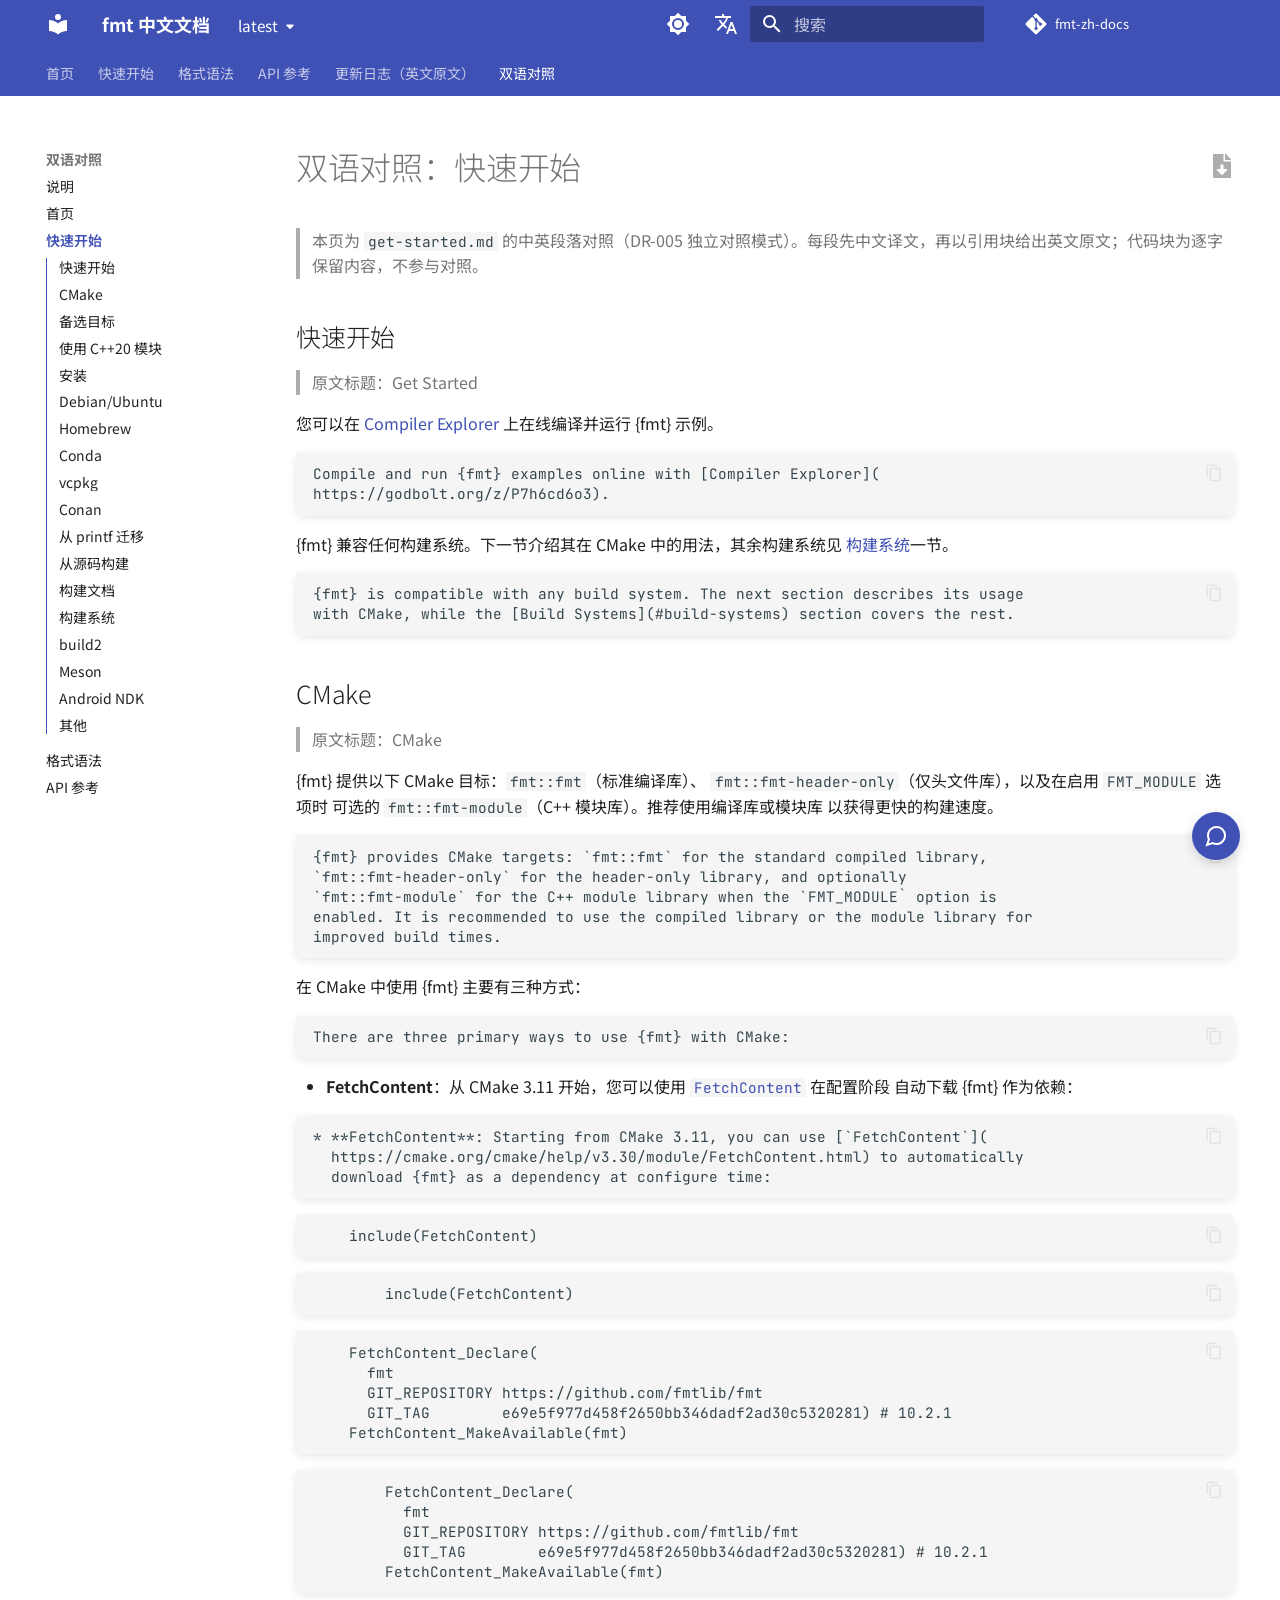
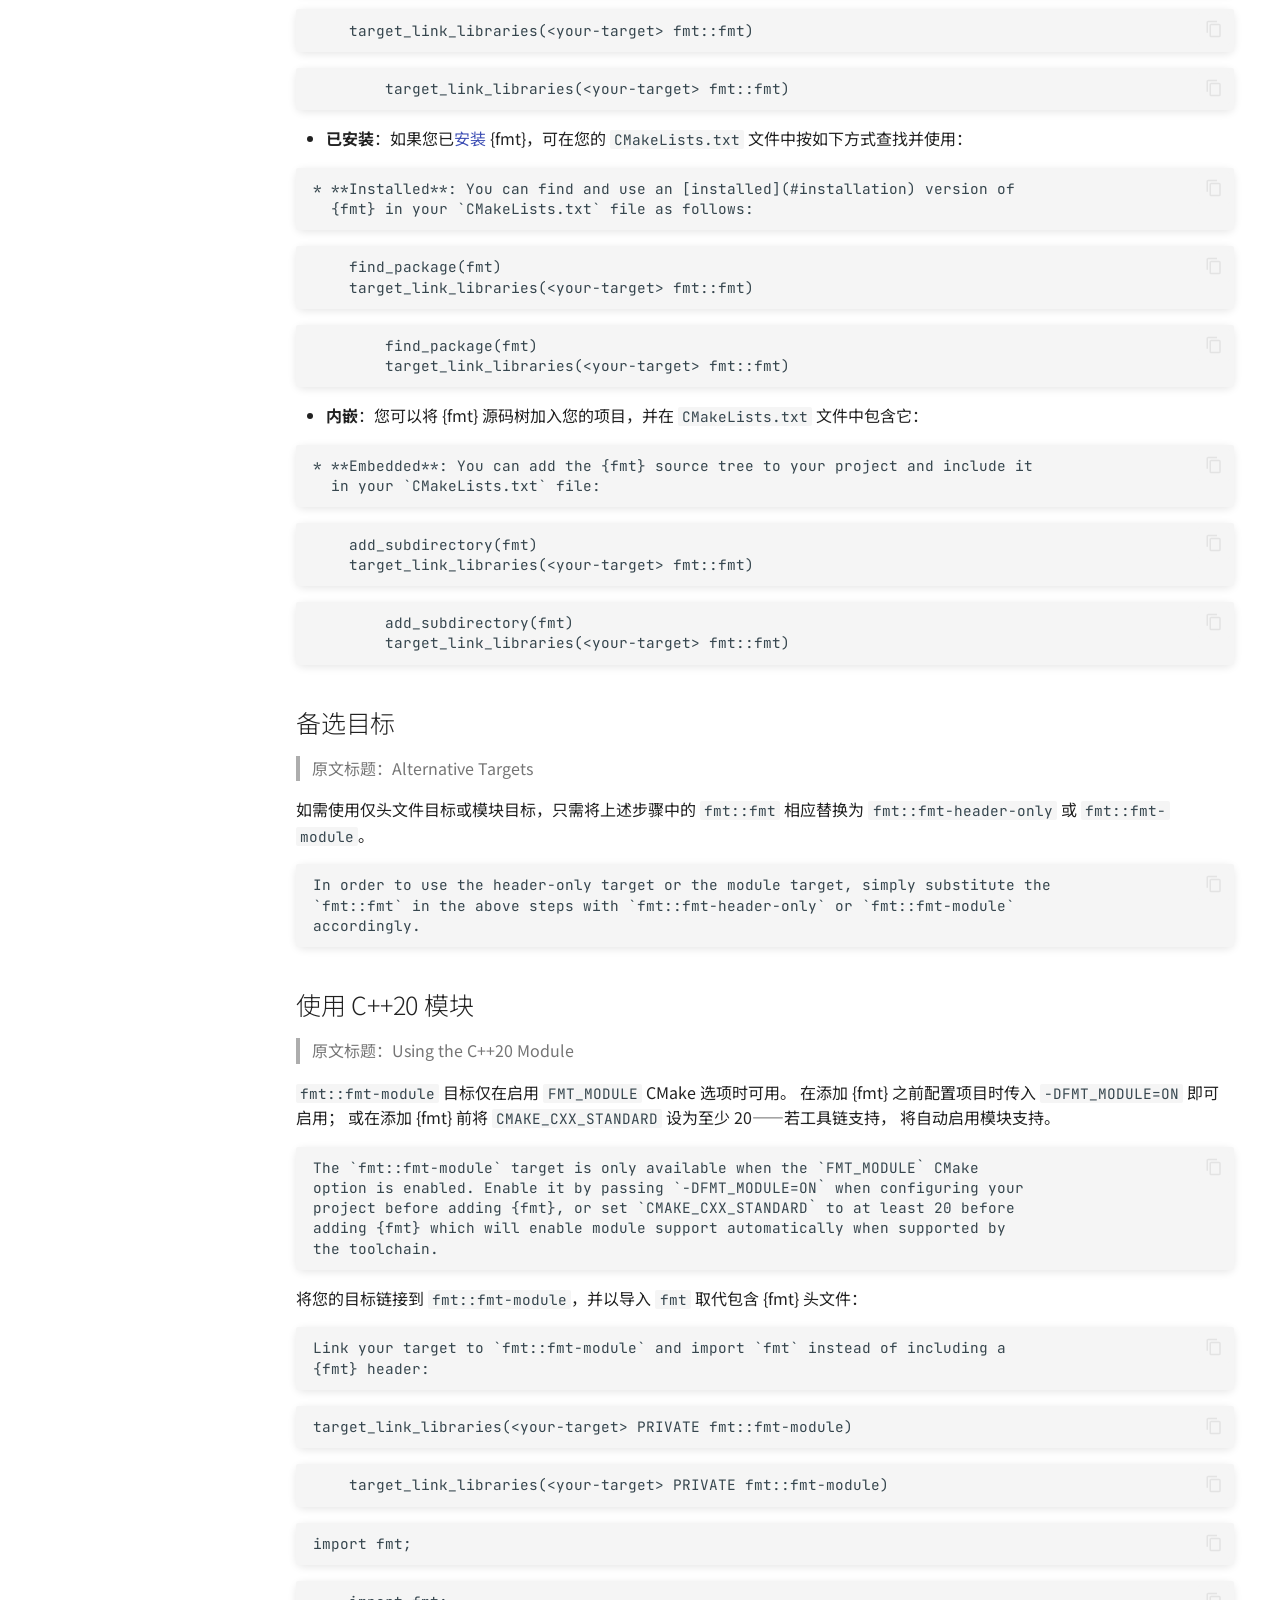
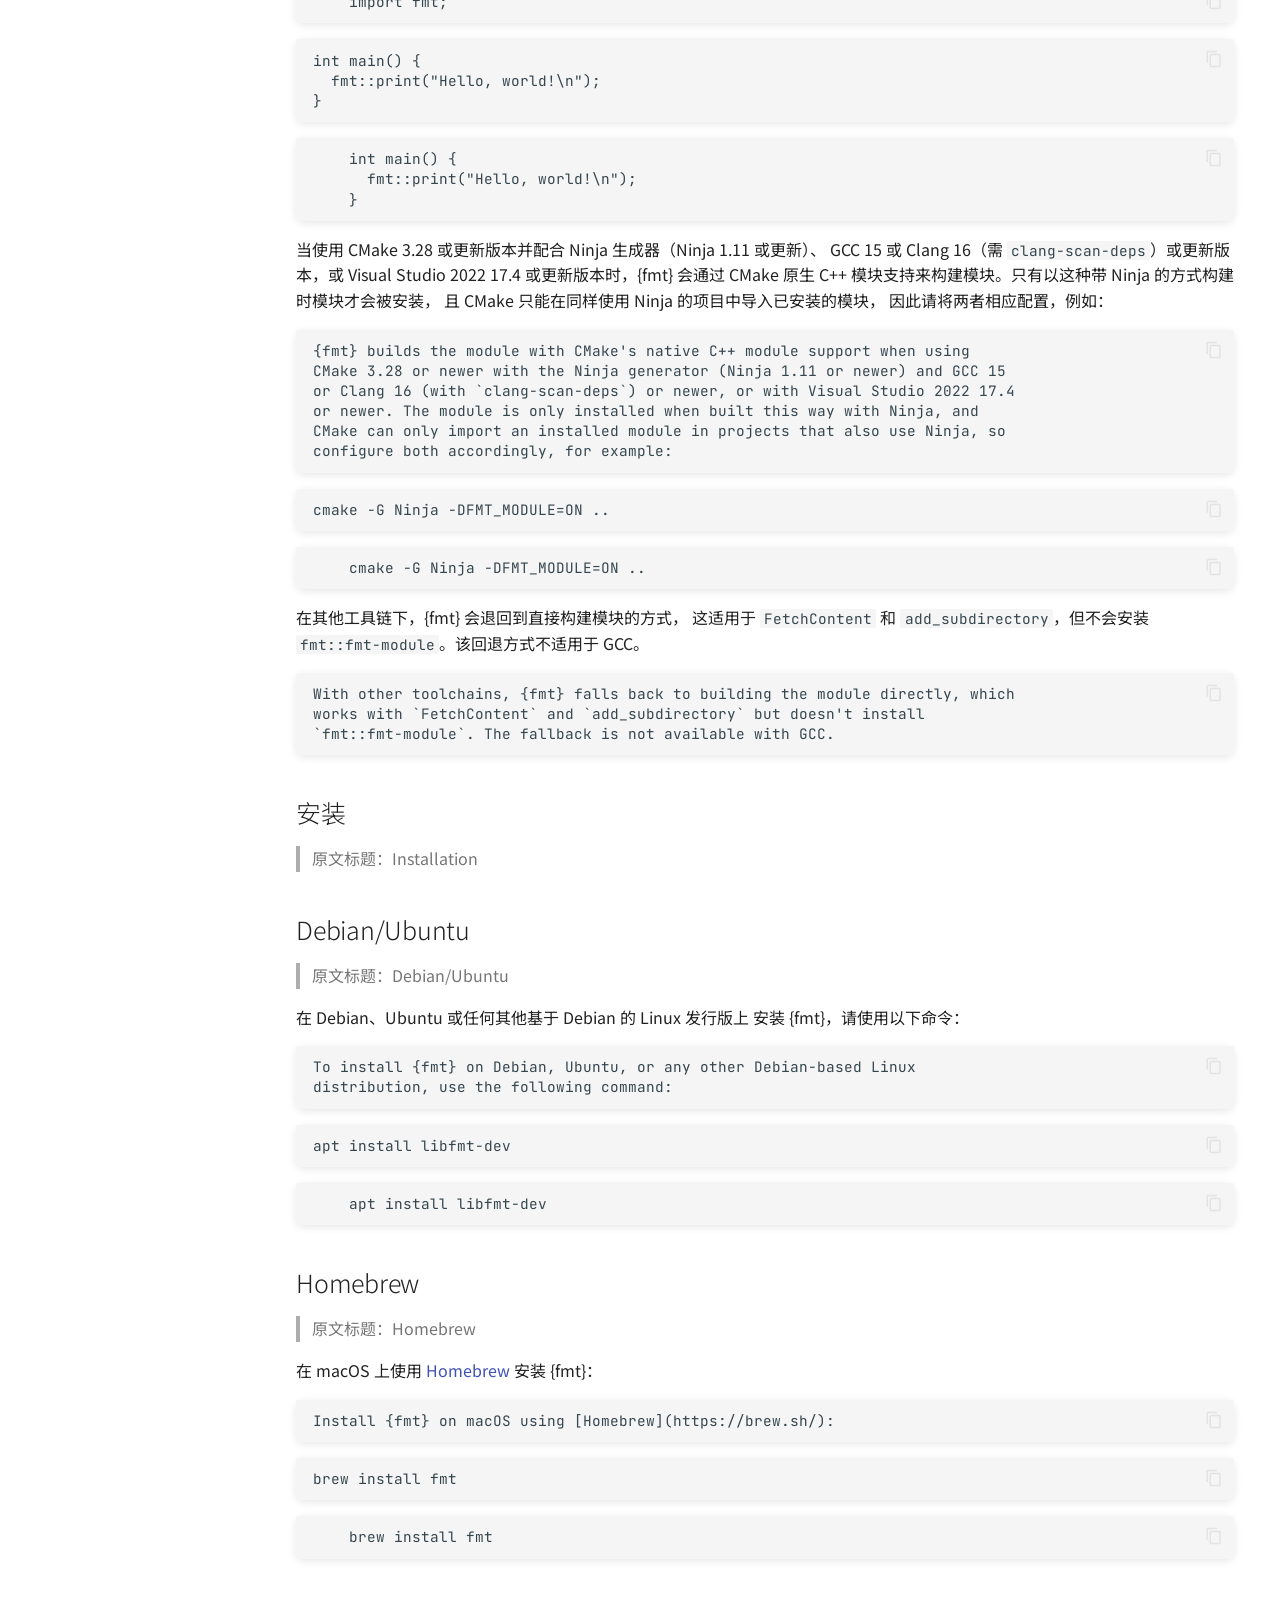
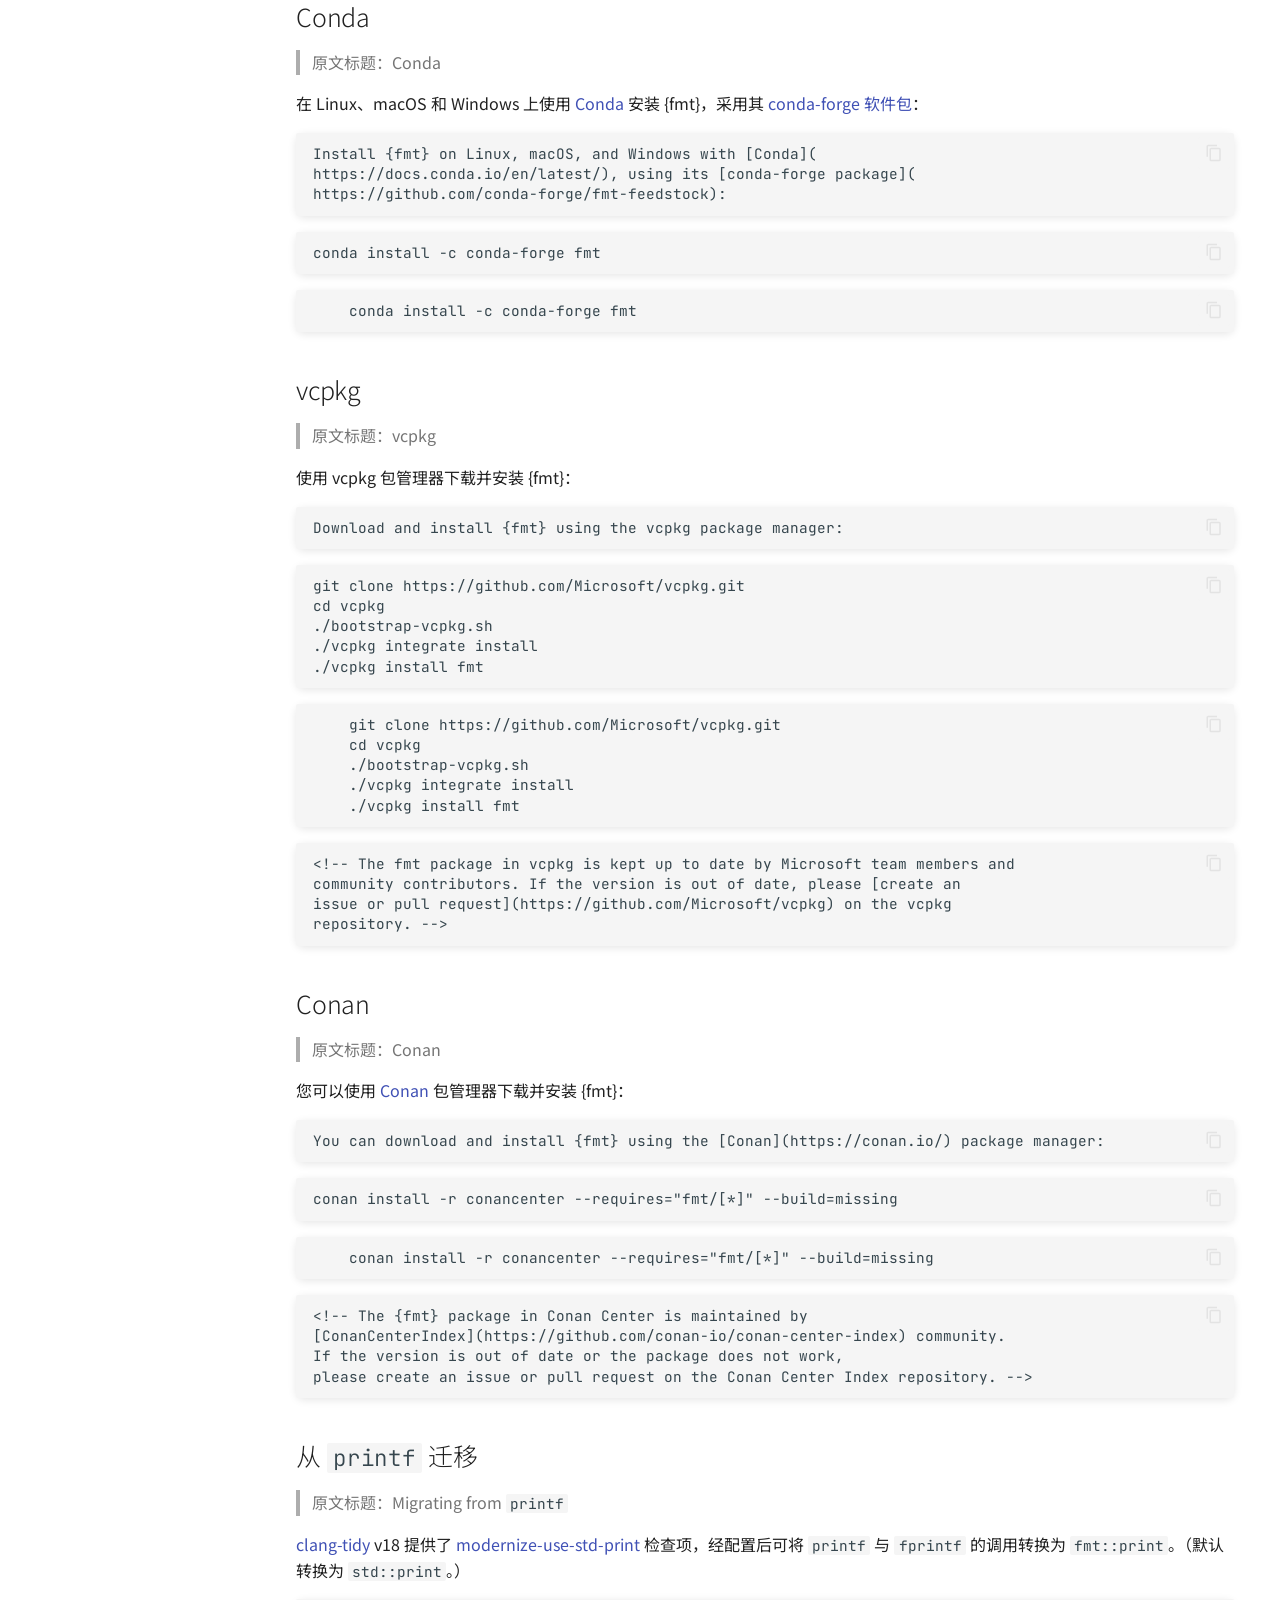
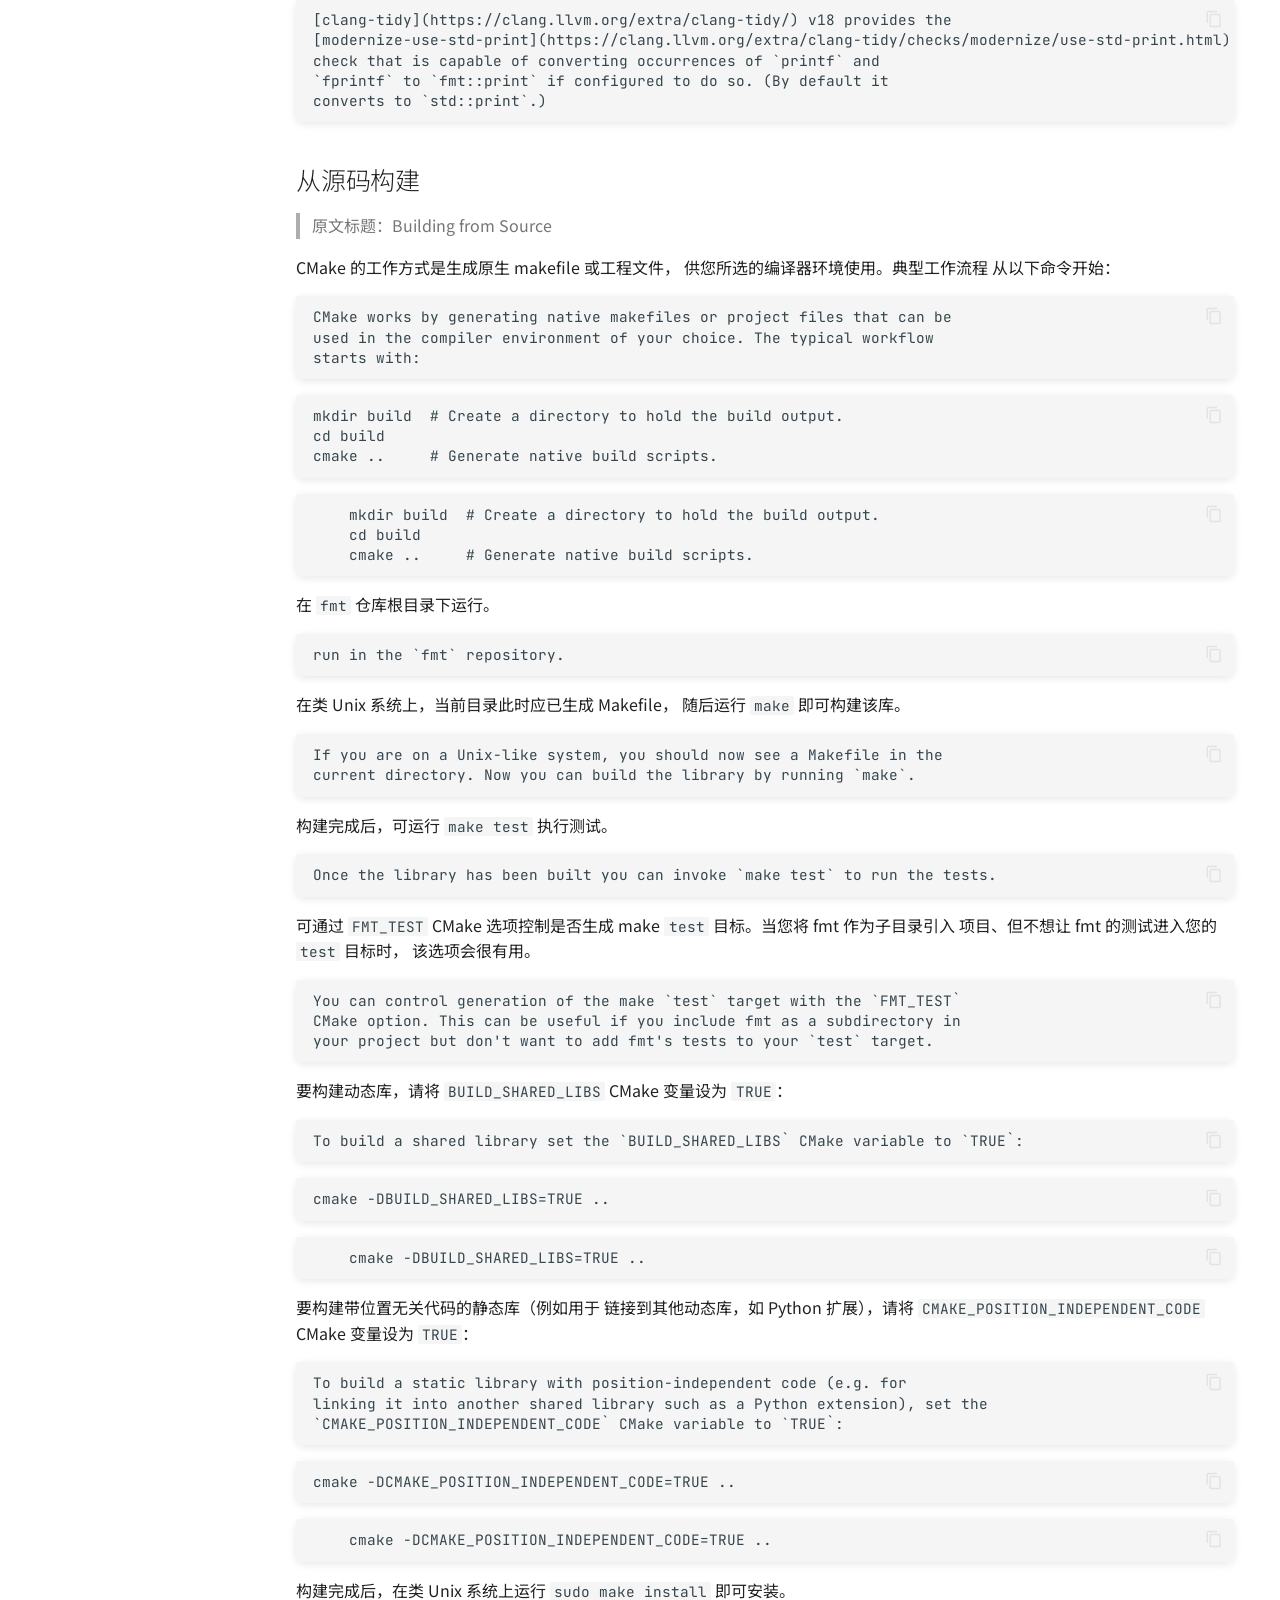
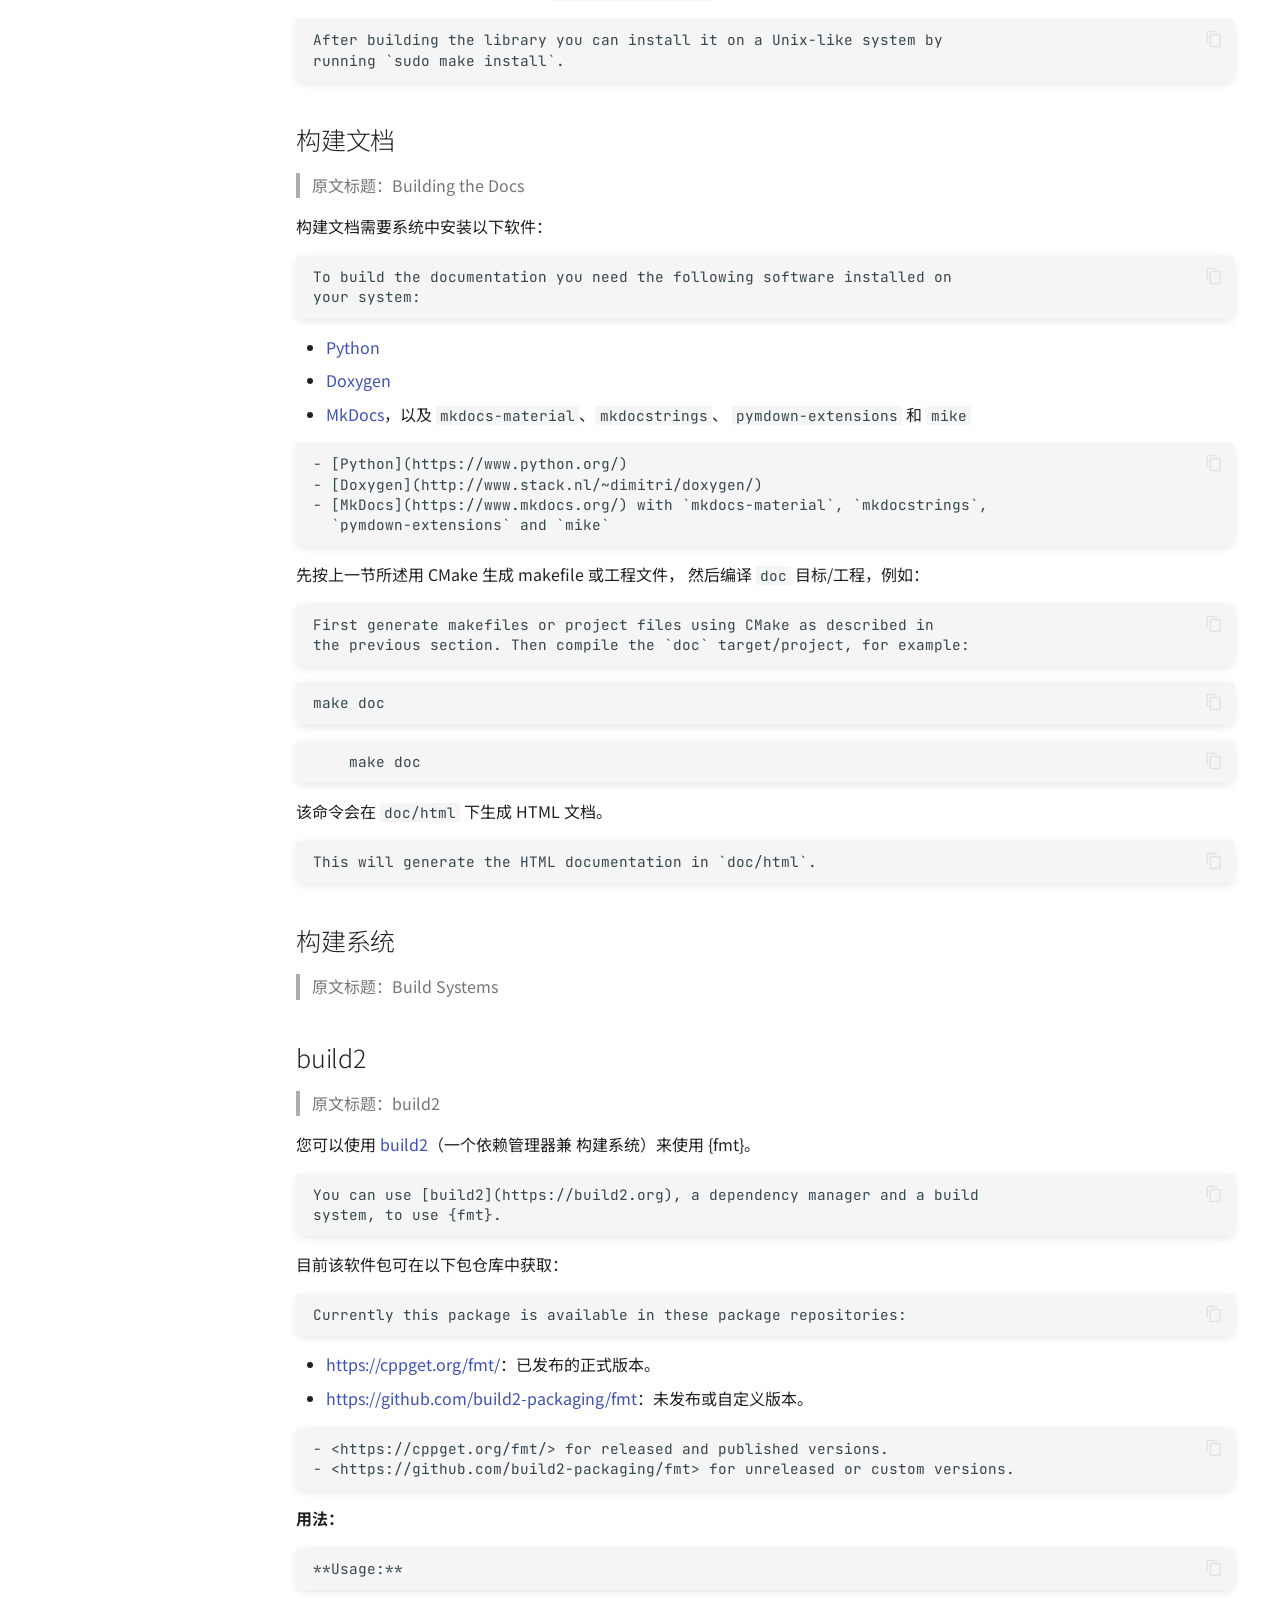
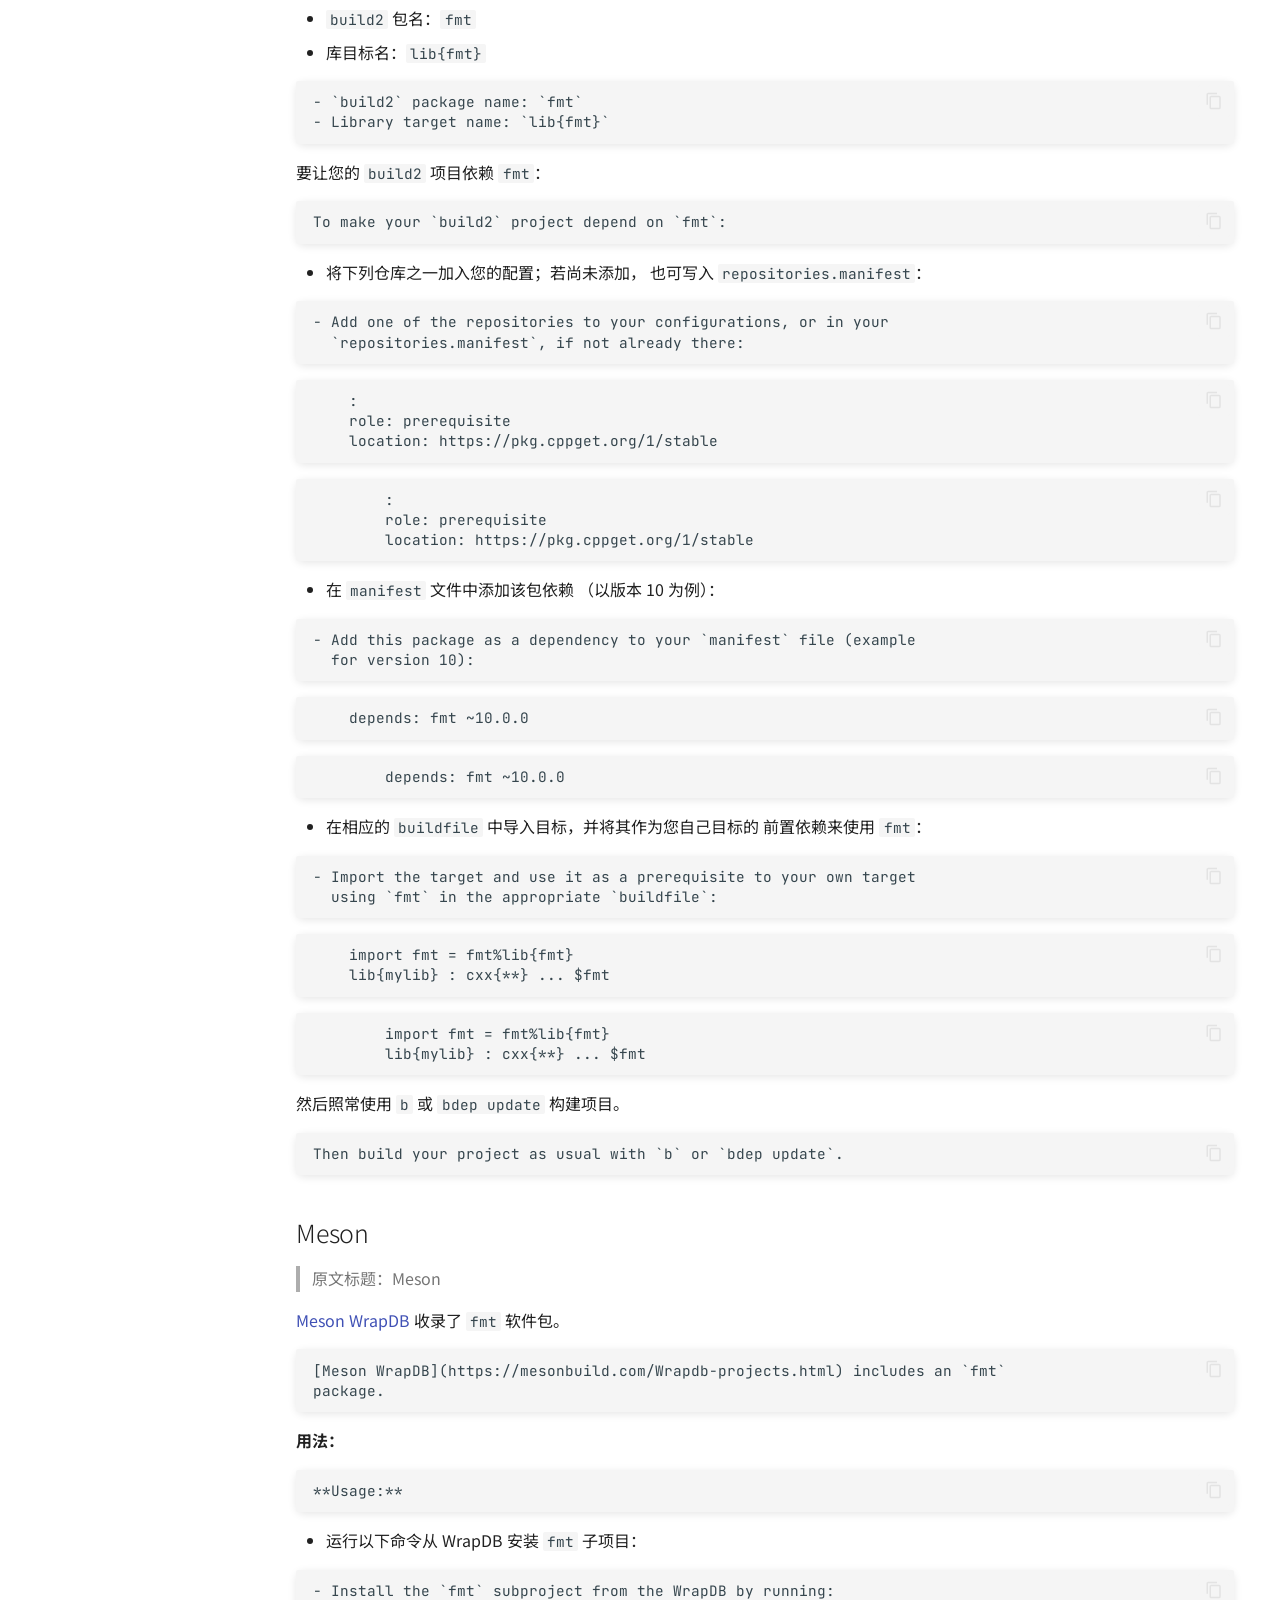
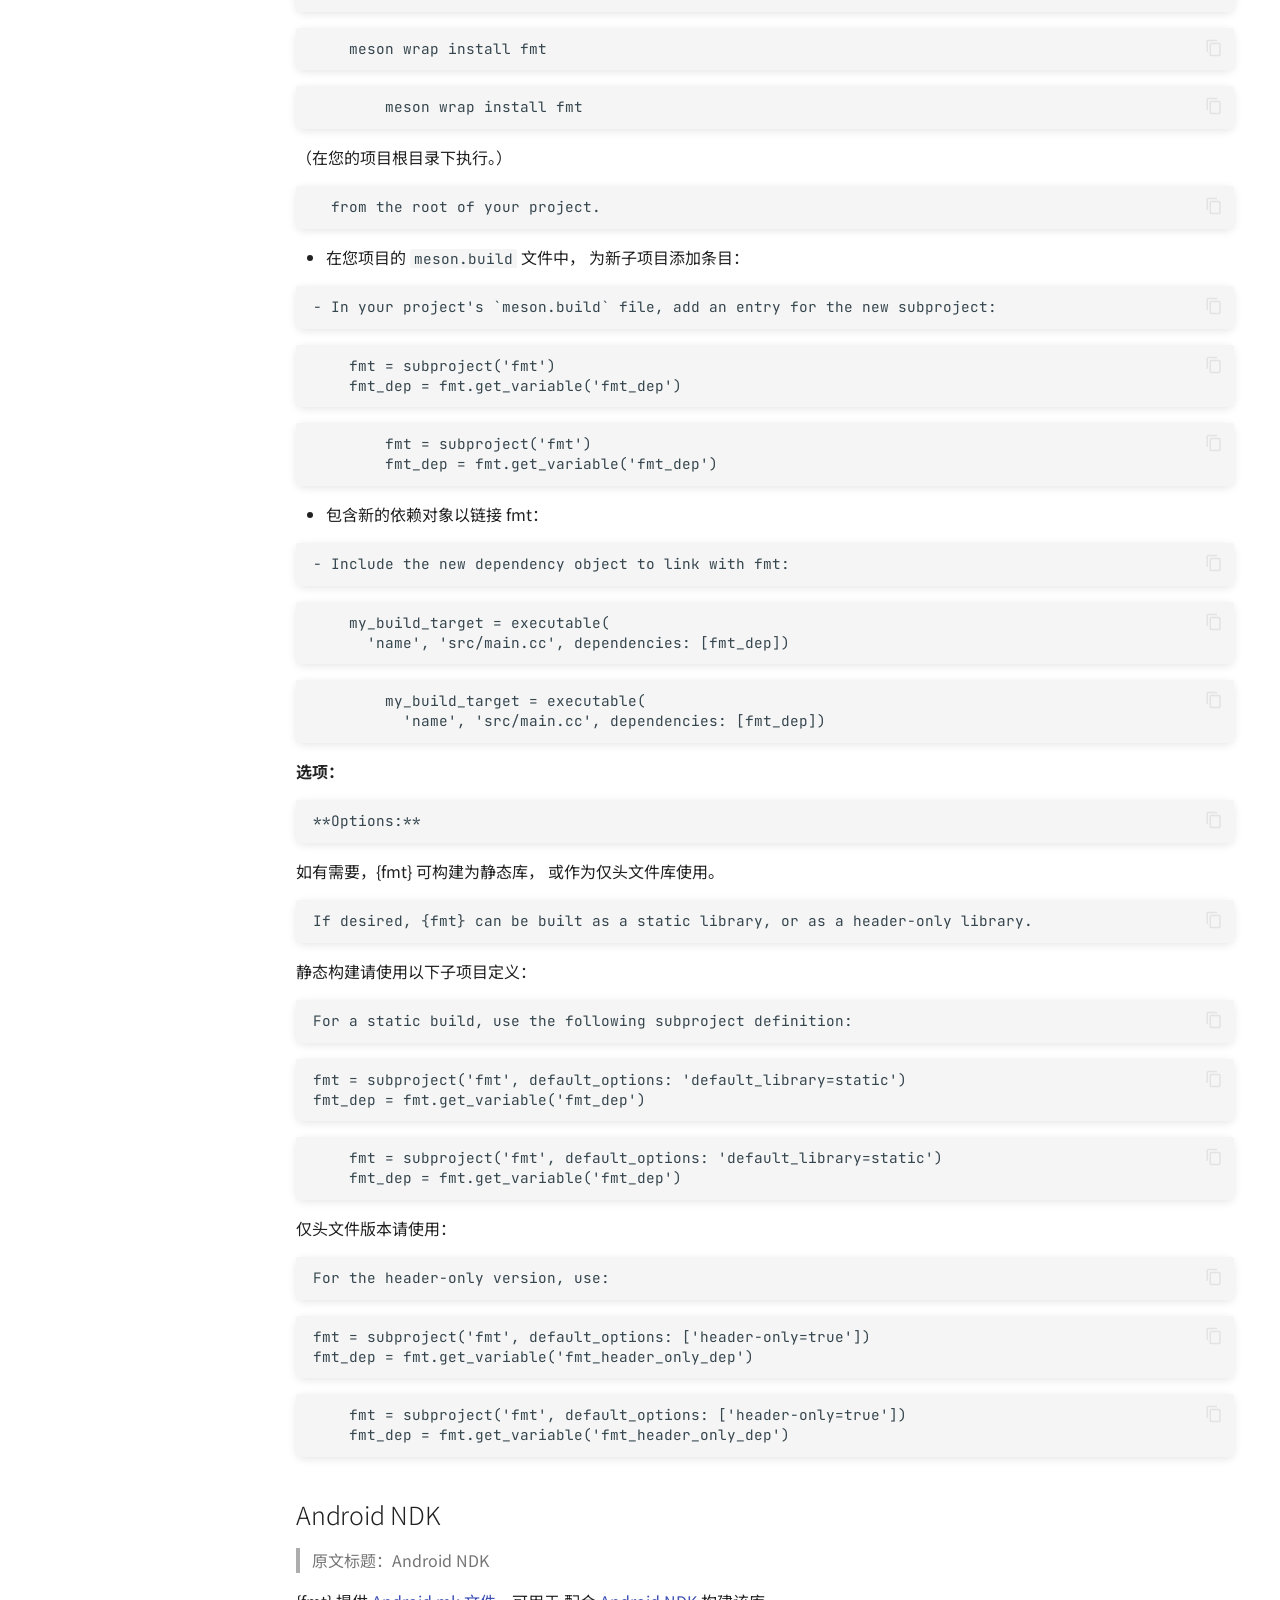
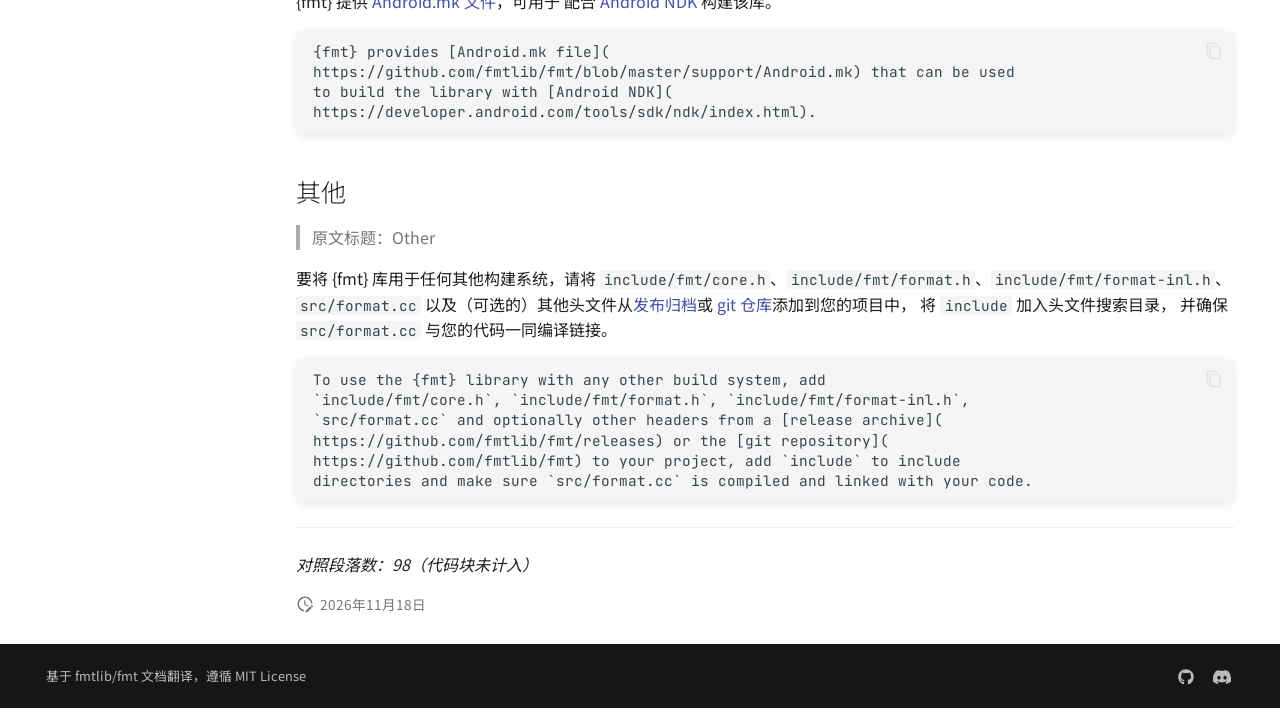
<file: latest/bilingual/get-started/index.html>
<!doctype html>
<html lang="zh" class="no-js">
  <head>
    
      <meta charset="utf-8">
      <meta name="viewport" content="width=device-width,initial-scale=1">
      
        <meta name="description" content="{fmt} 库官方文档中文翻译版">
      
      
        <meta name="author" content="fmt 中文文档翻译组">
      
      
        <link rel="canonical" href="https://jxsword.github.io/fmt-zh-docs/latest/bilingual/get-started/">
      
      
        <link rel="prev" href="../">
      
      
        <link rel="next" href="../syntax/">
      
      
        
          <link rel="alternate" href="https://fmt.dev/latest/" hreflang="en">
        
      
      
      <link rel="icon" href="../../assets/images/favicon.png">
      <meta name="generator" content="mkdocs-1.6.1, mkdocs-material-9.8.1">
    
    
      
        <title>快速开始 - fmt 中文文档</title>
      
    
    
      <link rel="stylesheet" href="../../assets/stylesheets/main.57a0d79d.min.css">
      
        
        <link rel="stylesheet" href="../../assets/stylesheets/palette.fb2fffe2.min.css">
      
      


    
    
      
    
    
      
        
        
        <link rel="preconnect" href="https://fonts.gstatic.com" crossorigin>
        <link rel="stylesheet" href="https://fonts.googleapis.com/css?family=Noto+Sans+SC:300,300i,400,400i,700,700i%7CJetBrains+Mono:400,400i,700,700i&display=fallback">
        <style>:root{--md-text-font:"Noto Sans SC";--md-code-font:"JetBrains Mono"}</style>
      
    
    
      <link rel="stylesheet" href="../../assets/css/custom.css">
    
      <link rel="stylesheet" href="../../assets/css/bilingual.css">
    
    <script>__md_scope=new URL("../..",location),__md_hash=e=>[...e].reduce(((e,_)=>(e<<5)-e+_.charCodeAt(0)),0),__md_get=(e,_=localStorage,t=__md_scope)=>JSON.parse(_.getItem(t.pathname+"."+e)),__md_set=(e,_,t=localStorage,a=__md_scope)=>{try{t.setItem(a.pathname+"."+e,JSON.stringify(_))}catch(e){}}</script>
    
      
  


  
  

<script id="__analytics">function __md_analytics(){function e(){dataLayer.push(arguments)}window.dataLayer=window.dataLayer||[],e("js",new Date),e("config","G-XXXXXXXXXX"),document.addEventListener("DOMContentLoaded",(function(){document.forms.search&&document.forms.search.query.addEventListener("blur",(function(){this.value&&e("event","search",{search_term:this.value})}));document$.subscribe((function(){var t=document.forms.feedback;if(void 0!==t)for(var a of t.querySelectorAll("[type=submit]"))a.addEventListener("click",(function(a){a.preventDefault();var n=document.location.pathname,d=this.getAttribute("data-md-value");e("event","feedback",{page:n,data:d}),t.firstElementChild.disabled=!0;var r=t.querySelector(".md-feedback__note [data-md-value='"+d+"']");r&&(r.hidden=!1)})),t.hidden=!1})),location$.subscribe((function(t){e("config","G-XXXXXXXXXX",{page_path:t.pathname})}))}));var t=document.createElement("script");t.async=!0,t.src="https://www.googletagmanager.com/gtag/js?id=G-XXXXXXXXXX",document.getElementById("__analytics").insertAdjacentElement("afterEnd",t)}</script>
  
    <script>"undefined"!=typeof __md_analytics&&__md_analytics()</script>
  

    
    
  </head>
  
  
    
    
      
    
    
    
    
    <body dir="ltr" data-md-color-scheme="default" data-md-color-primary="indigo" data-md-color-accent="indigo">
  
    
    <input class="md-toggle" data-md-toggle="drawer" type="checkbox" id="__drawer" autocomplete="off">
    <input class="md-toggle" data-md-toggle="search" type="checkbox" id="__search" autocomplete="off">
    <label class="md-overlay" for="__drawer"></label>
    <div data-md-component="skip">
      
        
        <a href="#_1" class="md-skip">
          跳转至
        </a>
      
    </div>
    <div data-md-component="announce">
      
    </div>
    
      <div data-md-color-scheme="default" data-md-component="outdated" hidden>
        
      </div>
    
    
      

<header class="md-header" data-md-component="header">
  <nav class="md-header__inner md-grid" aria-label="页眉">
    <a href="../.." title="fmt 中文文档" class="md-header__button md-logo" aria-label="fmt 中文文档" data-md-component="logo">
      
  
  <svg xmlns="http://www.w3.org/2000/svg" viewBox="0 0 24 24"><path d="M12 8a3 3 0 0 0 3-3 3 3 0 0 0-3-3 3 3 0 0 0-3 3 3 3 0 0 0 3 3m0 3.54C9.64 9.35 6.5 8 3 8v11c3.5 0 6.64 1.35 9 3.54 2.36-2.19 5.5-3.54 9-3.54V8c-3.5 0-6.64 1.35-9 3.54"/></svg>

    </a>
    <label class="md-header__button md-icon" for="__drawer">
      
      <svg xmlns="http://www.w3.org/2000/svg" viewBox="0 0 24 24"><path d="M3 6h18v2H3zm0 5h18v2H3zm0 5h18v2H3z"/></svg>
    </label>
    <div class="md-header__title" data-md-component="header-title">
      <div class="md-header__ellipsis">
        <div class="md-header__topic">
          <span class="md-ellipsis">
            fmt 中文文档
          </span>
        </div>
        <div class="md-header__topic" data-md-component="header-topic">
          <span class="md-ellipsis">
            
              快速开始
            
          </span>
        </div>
      </div>
    </div>
    
      
        <form class="md-header__option" data-md-component="palette">
  
    
    
    
    <input class="md-option" data-md-color-media="" data-md-color-scheme="default" data-md-color-primary="indigo" data-md-color-accent="indigo"  aria-label="切换到深色模式"  type="radio" name="__palette" id="__palette_0">
    
      <label class="md-header__button md-icon" title="切换到深色模式" for="__palette_1" hidden>
        <svg xmlns="http://www.w3.org/2000/svg" viewBox="0 0 24 24"><path d="M12 8a4 4 0 0 0-4 4 4 4 0 0 0 4 4 4 4 0 0 0 4-4 4 4 0 0 0-4-4m0 10a6 6 0 0 1-6-6 6 6 0 0 1 6-6 6 6 0 0 1 6 6 6 6 0 0 1-6 6m8-9.31V4h-4.69L12 .69 8.69 4H4v4.69L.69 12 4 15.31V20h4.69L12 23.31 15.31 20H20v-4.69L23.31 12z"/></svg>
      </label>
    
  
    
    
    
    <input class="md-option" data-md-color-media="" data-md-color-scheme="slate" data-md-color-primary="indigo" data-md-color-accent="indigo"  aria-label="切换到浅色模式"  type="radio" name="__palette" id="__palette_1">
    
      <label class="md-header__button md-icon" title="切换到浅色模式" for="__palette_0" hidden>
        <svg xmlns="http://www.w3.org/2000/svg" viewBox="0 0 24 24"><path d="M12 18c-.89 0-1.74-.2-2.5-.55C11.56 16.5 13 14.42 13 12s-1.44-4.5-3.5-5.45C10.26 6.2 11.11 6 12 6a6 6 0 0 1 6 6 6 6 0 0 1-6 6m8-9.31V4h-4.69L12 .69 8.69 4H4v4.69L.69 12 4 15.31V20h4.69L12 23.31 15.31 20H20v-4.69L23.31 12z"/></svg>
      </label>
    
  
</form>
      
    
    
      <script>var palette=__md_get("__palette");if(palette&&palette.color){if("(prefers-color-scheme)"===palette.color.media){var media=matchMedia("(prefers-color-scheme: light)"),input=document.querySelector(media.matches?"[data-md-color-media='(prefers-color-scheme: light)']":"[data-md-color-media='(prefers-color-scheme: dark)']");palette.color.media=input.getAttribute("data-md-color-media"),palette.color.scheme=input.getAttribute("data-md-color-scheme"),palette.color.primary=input.getAttribute("data-md-color-primary"),palette.color.accent=input.getAttribute("data-md-color-accent")}for(var[key,value]of Object.entries(palette.color))document.body.setAttribute("data-md-color-"+key,value)}</script>
    
    
      <div class="md-header__option">
  <div class="md-select">
    
    <button class="md-header__button md-icon" aria-label="选择当前语言">
      <svg xmlns="http://www.w3.org/2000/svg" viewBox="0 0 24 24"><path d="m12.87 15.07-2.54-2.51.03-.03A17.5 17.5 0 0 0 14.07 6H17V4h-7V2H8v2H1v2h11.17C11.5 7.92 10.44 9.75 9 11.35 8.07 10.32 7.3 9.19 6.69 8h-2c.73 1.63 1.73 3.17 2.98 4.56l-5.09 5.02L4 19l5-5 3.11 3.11zM18.5 10h-2L12 22h2l1.12-3h4.75L21 22h2zm-2.62 7 1.62-4.33L19.12 17z"/></svg>
    </button>
    <div class="md-select__inner">
      <ul class="md-select__list">
        
          <li class="md-select__item">
            <a href="https://fmt.dev/latest/" hreflang="en" class="md-select__link">
              English (Original)
            </a>
          </li>
        
      </ul>
    </div>
  </div>
</div>
    
    
      
      
        <label class="md-header__button md-icon" for="__search">
          
          <svg xmlns="http://www.w3.org/2000/svg" viewBox="0 0 24 24"><path d="M9.5 3A6.5 6.5 0 0 1 16 9.5c0 1.61-.59 3.09-1.56 4.23l.27.27h.79l5 5-1.5 1.5-5-5v-.79l-.27-.27A6.52 6.52 0 0 1 9.5 16 6.5 6.5 0 0 1 3 9.5 6.5 6.5 0 0 1 9.5 3m0 2C7 5 5 7 5 9.5S7 14 9.5 14 14 12 14 9.5 12 5 9.5 5"/></svg>
        </label>
        <div class="md-search" data-md-component="search" role="dialog">
  <label class="md-search__overlay" for="__search"></label>
  <div class="md-search__inner" role="search">
    <form class="md-search__form" name="search">
      <input type="text" class="md-search__input" name="query" aria-label="搜索" placeholder="搜索" autocapitalize="off" autocorrect="off" autocomplete="off" spellcheck="false" data-md-component="search-query" required>
      <label class="md-search__icon md-icon" for="__search">
        
        <svg xmlns="http://www.w3.org/2000/svg" viewBox="0 0 24 24"><path d="M9.5 3A6.5 6.5 0 0 1 16 9.5c0 1.61-.59 3.09-1.56 4.23l.27.27h.79l5 5-1.5 1.5-5-5v-.79l-.27-.27A6.52 6.52 0 0 1 9.5 16 6.5 6.5 0 0 1 3 9.5 6.5 6.5 0 0 1 9.5 3m0 2C7 5 5 7 5 9.5S7 14 9.5 14 14 12 14 9.5 12 5 9.5 5"/></svg>
        
        <svg xmlns="http://www.w3.org/2000/svg" viewBox="0 0 24 24"><path d="M20 11v2H8l5.5 5.5-1.42 1.42L4.16 12l7.92-7.92L13.5 5.5 8 11z"/></svg>
      </label>
      <nav class="md-search__options" aria-label="查找">
        
          <a href="javascript:void(0)" class="md-search__icon md-icon" title="分享" aria-label="分享" data-clipboard data-clipboard-text="" data-md-component="search-share" tabindex="-1">
            
            <svg xmlns="http://www.w3.org/2000/svg" viewBox="0 0 24 24"><path d="M18 16.08c-.76 0-1.44.3-1.96.77L8.91 12.7c.05-.23.09-.46.09-.7s-.04-.47-.09-.7l7.05-4.11c.54.5 1.25.81 2.04.81a3 3 0 0 0 3-3 3 3 0 0 0-3-3 3 3 0 0 0-3 3c0 .24.04.47.09.7L8.04 9.81C7.5 9.31 6.79 9 6 9a3 3 0 0 0-3 3 3 3 0 0 0 3 3c.79 0 1.5-.31 2.04-.81l7.12 4.15c-.05.21-.08.43-.08.66 0 1.61 1.31 2.91 2.92 2.91s2.92-1.3 2.92-2.91A2.92 2.92 0 0 0 18 16.08"/></svg>
          </a>
        
        <button type="reset" class="md-search__icon md-icon" title="清空当前内容" aria-label="清空当前内容" tabindex="-1">
          
          <svg xmlns="http://www.w3.org/2000/svg" viewBox="0 0 24 24"><path d="M19 6.41 17.59 5 12 10.59 6.41 5 5 6.41 10.59 12 5 17.59 6.41 19 12 13.41 17.59 19 19 17.59 13.41 12z"/></svg>
        </button>
      </nav>
      
    </form>
    <div class="md-search__output">
      <div class="md-search__scrollwrap" tabindex="0" data-md-scrollfix>
        <div class="md-search-result" data-md-component="search-result">
          <div class="md-search-result__meta">
            正在初始化搜索引擎
          </div>
          <ol class="md-search-result__list" role="presentation"></ol>
        </div>
      </div>
    </div>
  </div>
</div>
      
    
    
      <div class="md-header__source">
        <a href="https://github.com/jxsword/fmt-zh-docs" title="前往仓库" class="md-source" data-md-component="source">
  <div class="md-source__icon md-icon">
    
    <svg xmlns="http://www.w3.org/2000/svg" viewBox="0 0 448 512"><!--! Font Awesome Free 7.1.0 by @fontawesome - https://fontawesome.com License - https://fontawesome.com/license/free (Icons: CC BY 4.0, Fonts: SIL OFL 1.1, Code: MIT License) Copyright 2025 Fonticons, Inc.--><path d="M439.6 236.1 244 40.5c-5.4-5.5-12.8-8.5-20.4-8.5s-15 3-20.4 8.4L162.5 81l51.5 51.5c27.1-9.1 52.7 16.8 43.4 43.7l49.7 49.7c34.2-11.8 61.2 31 35.5 56.7-26.5 26.5-70.2-2.9-56-37.3L240.3 199v121.9c25.3 12.5 22.3 41.8 9.1 55-6.4 6.4-15.2 10.1-24.3 10.1s-17.8-3.6-24.3-10.1c-17.6-17.6-11.1-46.9 11.2-56v-123c-20.8-8.5-24.6-30.7-18.6-45L142.6 101 8.5 235.1C3 240.6 0 247.9 0 255.5s3 15 8.5 20.4l195.6 195.7c5.4 5.4 12.7 8.4 20.4 8.4s15-3 20.4-8.4l194.7-194.7c5.4-5.4 8.4-12.8 8.4-20.4s-3-15-8.4-20.4"/></svg>
  </div>
  <div class="md-source__repository">
    fmt-zh-docs
  </div>
</a>
      </div>
    
  </nav>
  
</header>
    
    <div class="md-container" data-md-component="container">
      
      
        
          
            
<nav class="md-tabs" aria-label="标签" data-md-component="tabs">
  <div class="md-grid">
    <ul class="md-tabs__list">
      
        
  
  
  
  
    <li class="md-tabs__item">
      <a href="../.." class="md-tabs__link">
        
  
  
    
  
  首页

      </a>
    </li>
  

      
        
  
  
  
  
    <li class="md-tabs__item">
      <a href="../../get-started/" class="md-tabs__link">
        
  
  
    
  
  快速开始

      </a>
    </li>
  

      
        
  
  
  
  
    <li class="md-tabs__item">
      <a href="../../syntax/" class="md-tabs__link">
        
  
  
    
  
  格式语法

      </a>
    </li>
  

      
        
  
  
  
  
    <li class="md-tabs__item">
      <a href="../../api/" class="md-tabs__link">
        
  
  
    
  
  API 参考

      </a>
    </li>
  

      
        
  
  
  
  
    <li class="md-tabs__item">
      <a href="../../ChangeLog-old/" class="md-tabs__link">
        
  
  
    
  
  更新日志（英文原文）

      </a>
    </li>
  

      
        
  
  
  
    
  
  
    
    
      <li class="md-tabs__item md-tabs__item--active">
        <a href="../about/" class="md-tabs__link">
          
  
  
  双语对照

        </a>
      </li>
    
  

      
    </ul>
  </div>
</nav>
          
        
      
      <main class="md-main" data-md-component="main">
        <div class="md-main__inner md-grid">
          
            
              
              <div class="md-sidebar md-sidebar--primary" data-md-component="sidebar" data-md-type="navigation" >
                <div class="md-sidebar__scrollwrap">
                  <div class="md-sidebar__inner">
                    


  


  

<nav class="md-nav md-nav--primary md-nav--lifted md-nav--integrated" aria-label="导航栏" data-md-level="0">
  <label class="md-nav__title" for="__drawer">
    <a href="../.." title="fmt 中文文档" class="md-nav__button md-logo" aria-label="fmt 中文文档" data-md-component="logo">
      
  
  <svg xmlns="http://www.w3.org/2000/svg" viewBox="0 0 24 24"><path d="M12 8a3 3 0 0 0 3-3 3 3 0 0 0-3-3 3 3 0 0 0-3 3 3 3 0 0 0 3 3m0 3.54C9.64 9.35 6.5 8 3 8v11c3.5 0 6.64 1.35 9 3.54 2.36-2.19 5.5-3.54 9-3.54V8c-3.5 0-6.64 1.35-9 3.54"/></svg>

    </a>
    fmt 中文文档
  </label>
  
    <div class="md-nav__source">
      <a href="https://github.com/jxsword/fmt-zh-docs" title="前往仓库" class="md-source" data-md-component="source">
  <div class="md-source__icon md-icon">
    
    <svg xmlns="http://www.w3.org/2000/svg" viewBox="0 0 448 512"><!--! Font Awesome Free 7.1.0 by @fontawesome - https://fontawesome.com License - https://fontawesome.com/license/free (Icons: CC BY 4.0, Fonts: SIL OFL 1.1, Code: MIT License) Copyright 2025 Fonticons, Inc.--><path d="M439.6 236.1 244 40.5c-5.4-5.5-12.8-8.5-20.4-8.5s-15 3-20.4 8.4L162.5 81l51.5 51.5c27.1-9.1 52.7 16.8 43.4 43.7l49.7 49.7c34.2-11.8 61.2 31 35.5 56.7-26.5 26.5-70.2-2.9-56-37.3L240.3 199v121.9c25.3 12.5 22.3 41.8 9.1 55-6.4 6.4-15.2 10.1-24.3 10.1s-17.8-3.6-24.3-10.1c-17.6-17.6-11.1-46.9 11.2-56v-123c-20.8-8.5-24.6-30.7-18.6-45L142.6 101 8.5 235.1C3 240.6 0 247.9 0 255.5s3 15 8.5 20.4l195.6 195.7c5.4 5.4 12.7 8.4 20.4 8.4s15-3 20.4-8.4l194.7-194.7c5.4-5.4 8.4-12.8 8.4-20.4s-3-15-8.4-20.4"/></svg>
  </div>
  <div class="md-source__repository">
    fmt-zh-docs
  </div>
</a>
    </div>
  
  <ul class="md-nav__list" data-md-scrollfix>
    
      
      
  
  
  
  
    <li class="md-nav__item">
      <a href="../.." class="md-nav__link">
        
  
  
  <span class="md-ellipsis">
    
  
    首页
  

    
  </span>
  
  

      </a>
    </li>
  

    
      
      
  
  
  
  
    <li class="md-nav__item">
      <a href="../../get-started/" class="md-nav__link">
        
  
  
  <span class="md-ellipsis">
    
  
    快速开始
  

    
  </span>
  
  

      </a>
    </li>
  

    
      
      
  
  
  
  
    <li class="md-nav__item">
      <a href="../../syntax/" class="md-nav__link">
        
  
  
  <span class="md-ellipsis">
    
  
    格式语法
  

    
  </span>
  
  

      </a>
    </li>
  

    
      
      
  
  
  
  
    <li class="md-nav__item">
      <a href="../../api/" class="md-nav__link">
        
  
  
  <span class="md-ellipsis">
    
  
    API 参考
  

    
  </span>
  
  

      </a>
    </li>
  

    
      
      
  
  
  
  
    <li class="md-nav__item">
      <a href="../../ChangeLog-old/" class="md-nav__link">
        
  
  
  <span class="md-ellipsis">
    
  
    更新日志（英文原文）
  

    
  </span>
  
  

      </a>
    </li>
  

    
      
      
  
  
    
  
  
  
    
    
    
    
      
        
        
      
      
        
      
    
    
    <li class="md-nav__item md-nav__item--active md-nav__item--section md-nav__item--nested">
      
        
        
        <input class="md-nav__toggle md-toggle " type="checkbox" id="__nav_6" checked>
        
          
          <label class="md-nav__link" for="__nav_6" id="__nav_6_label" tabindex="">
            
  
  
  <span class="md-ellipsis">
    
  
    双语对照
  

    
  </span>
  
  

            <span class="md-nav__icon md-icon"></span>
          </label>
        
        <nav class="md-nav" data-md-level="1" aria-labelledby="__nav_6_label" aria-expanded="true">
          <label class="md-nav__title" for="__nav_6">
            <span class="md-nav__icon md-icon"></span>
            
  
    双语对照
  

          </label>
          <ul class="md-nav__list" data-md-scrollfix>
            
              
                
  
  
  
  
    <li class="md-nav__item">
      <a href="../about/" class="md-nav__link">
        
  
  
  <span class="md-ellipsis">
    
  
    说明
  

    
  </span>
  
  

      </a>
    </li>
  

              
            
              
                
  
  
  
  
    <li class="md-nav__item">
      <a href="../" class="md-nav__link">
        
  
  
  <span class="md-ellipsis">
    
  
    首页
  

    
  </span>
  
  

      </a>
    </li>
  

              
            
              
                
  
  
    
  
  
  
    <li class="md-nav__item md-nav__item--active">
      
      <input class="md-nav__toggle md-toggle" type="checkbox" id="__toc">
      
      
        
      
      
        <label class="md-nav__link md-nav__link--active" for="__toc">
          
  
  
  <span class="md-ellipsis">
    
  
    快速开始
  

    
  </span>
  
  

          <span class="md-nav__icon md-icon"></span>
        </label>
      
      <a href="./" class="md-nav__link md-nav__link--active">
        
  
  
  <span class="md-ellipsis">
    
  
    快速开始
  

    
  </span>
  
  

      </a>
      
        

<nav class="md-nav md-nav--secondary" aria-label="目录">
  
  
  
    
  
  
    <label class="md-nav__title" for="__toc">
      <span class="md-nav__icon md-icon"></span>
      目录
    </label>
    <ul class="md-nav__list" data-md-component="toc" data-md-scrollfix>
      
        <li class="md-nav__item">
  <a href="#_2" class="md-nav__link">
    <span class="md-ellipsis">
      
        快速开始
      
    </span>
  </a>
  
</li>
      
        <li class="md-nav__item">
  <a href="#cmake" class="md-nav__link">
    <span class="md-ellipsis">
      
        CMake
      
    </span>
  </a>
  
</li>
      
        <li class="md-nav__item">
  <a href="#_3" class="md-nav__link">
    <span class="md-ellipsis">
      
        备选目标
      
    </span>
  </a>
  
</li>
      
        <li class="md-nav__item">
  <a href="#c20" class="md-nav__link">
    <span class="md-ellipsis">
      
        使用 C++20 模块
      
    </span>
  </a>
  
</li>
      
        <li class="md-nav__item">
  <a href="#_4" class="md-nav__link">
    <span class="md-ellipsis">
      
        安装
      
    </span>
  </a>
  
</li>
      
        <li class="md-nav__item">
  <a href="#debianubuntu" class="md-nav__link">
    <span class="md-ellipsis">
      
        Debian/Ubuntu
      
    </span>
  </a>
  
</li>
      
        <li class="md-nav__item">
  <a href="#homebrew" class="md-nav__link">
    <span class="md-ellipsis">
      
        Homebrew
      
    </span>
  </a>
  
</li>
      
        <li class="md-nav__item">
  <a href="#conda" class="md-nav__link">
    <span class="md-ellipsis">
      
        Conda
      
    </span>
  </a>
  
</li>
      
        <li class="md-nav__item">
  <a href="#vcpkg" class="md-nav__link">
    <span class="md-ellipsis">
      
        vcpkg
      
    </span>
  </a>
  
</li>
      
        <li class="md-nav__item">
  <a href="#conan" class="md-nav__link">
    <span class="md-ellipsis">
      
        Conan
      
    </span>
  </a>
  
</li>
      
        <li class="md-nav__item">
  <a href="#printf" class="md-nav__link">
    <span class="md-ellipsis">
      
        从 printf 迁移
      
    </span>
  </a>
  
</li>
      
        <li class="md-nav__item">
  <a href="#_5" class="md-nav__link">
    <span class="md-ellipsis">
      
        从源码构建
      
    </span>
  </a>
  
</li>
      
        <li class="md-nav__item">
  <a href="#_6" class="md-nav__link">
    <span class="md-ellipsis">
      
        构建文档
      
    </span>
  </a>
  
</li>
      
        <li class="md-nav__item">
  <a href="#_7" class="md-nav__link">
    <span class="md-ellipsis">
      
        构建系统
      
    </span>
  </a>
  
</li>
      
        <li class="md-nav__item">
  <a href="#build2" class="md-nav__link">
    <span class="md-ellipsis">
      
        build2
      
    </span>
  </a>
  
</li>
      
        <li class="md-nav__item">
  <a href="#meson" class="md-nav__link">
    <span class="md-ellipsis">
      
        Meson
      
    </span>
  </a>
  
</li>
      
        <li class="md-nav__item">
  <a href="#android-ndk" class="md-nav__link">
    <span class="md-ellipsis">
      
        Android NDK
      
    </span>
  </a>
  
</li>
      
        <li class="md-nav__item">
  <a href="#_8" class="md-nav__link">
    <span class="md-ellipsis">
      
        其他
      
    </span>
  </a>
  
</li>
      
    </ul>
  
</nav>
      
    </li>
  

              
            
              
                
  
  
  
  
    <li class="md-nav__item">
      <a href="../syntax/" class="md-nav__link">
        
  
  
  <span class="md-ellipsis">
    
  
    格式语法
  

    
  </span>
  
  

      </a>
    </li>
  

              
            
              
                
  
  
  
  
    <li class="md-nav__item">
      <a href="../api/" class="md-nav__link">
        
  
  
  <span class="md-ellipsis">
    
  
    API 参考
  

    
  </span>
  
  

      </a>
    </li>
  

              
            
          </ul>
        </nav>
      
    </li>
  

    
  </ul>
</nav>
                  </div>
                </div>
              </div>
            
            
          
          
            <div class="md-content" data-md-component="content">
              
              <article class="md-content__inner md-typeset"><a class="md-content__button md-icon" download href="get-started.pdf" title="PDF Export"><svg style="height: 1.2rem; width: 1.2rem;" viewBox="0 0 384 512" xmlns="http://www.w3.org/2000/svg"><path d="M224 136V0H24C10.7 0 0 10.7 0 24v464c0 13.3 10.7 24 24 24h336c13.3 0 24-10.7 24-24V160H248c-13.2 0-24-10.8-24-24zm76.45 211.36l-96.42 95.7c-6.65 6.61-17.39 6.61-24.04 0l-96.42-95.7C73.42 337.29 80.54 320 94.82 320H160v-80c0-8.84 7.16-16 16-16h32c8.84 0 16 7.16 16 16v80h65.18c14.28 0 21.4 17.29 11.27 27.36zM377 105L279.1 7c-4.5-4.5-10.6-7-17-7H256v128h128v-6.1c0-6.3-2.5-12.4-7-16.9z"></path></svg></a>
                
                  


  
  


<h1 id="_1">双语对照：快速开始<a class="headerlink" href="#_1" title="Permanent link">&para;</a></h1>
<blockquote>
<p>本页为 <code>get-started.md</code> 的中英段落对照（DR-005 独立对照模式）。每段先中文译文，再以引用块给出英文原文；代码块为逐字保留内容，不参与对照。</p>
</blockquote>
<h2 id="_2">快速开始<a class="headerlink" href="#_2" title="Permanent link">&para;</a></h2>
<blockquote>
<p>原文标题：Get Started</p>
</blockquote>
<p>您可以在 <a href="https://godbolt.org/z/P7h6cd6o3">Compiler Explorer</a> 上在线编译并运行 {fmt} 示例。</p>
<div class="language-text highlight"><pre><span></span><code><span id="__span-0-1"><a id="__codelineno-0-1" name="__codelineno-0-1" href="#__codelineno-0-1"></a>Compile and run {fmt} examples online with [Compiler Explorer](
</span><span id="__span-0-2"><a id="__codelineno-0-2" name="__codelineno-0-2" href="#__codelineno-0-2"></a>https://godbolt.org/z/P7h6cd6o3).
</span></code></pre></div>
<p>{fmt} 兼容任何构建系统。下一节介绍其在 CMake 中的用法，其余构建系统见
<a href="#build-systems">构建系统</a>一节。</p>
<div class="language-text highlight"><pre><span></span><code><span id="__span-1-1"><a id="__codelineno-1-1" name="__codelineno-1-1" href="#__codelineno-1-1"></a>{fmt} is compatible with any build system. The next section describes its usage
</span><span id="__span-1-2"><a id="__codelineno-1-2" name="__codelineno-1-2" href="#__codelineno-1-2"></a>with CMake, while the [Build Systems](#build-systems) section covers the rest.
</span></code></pre></div>
<h2 id="cmake">CMake<a class="headerlink" href="#cmake" title="Permanent link">&para;</a></h2>
<blockquote>
<p>原文标题：CMake</p>
</blockquote>
<p>{fmt} 提供以下 CMake 目标：<code>fmt::fmt</code>（标准编译库）、
<code>fmt::fmt-header-only</code>（仅头文件库），以及在启用 <code>FMT_MODULE</code> 选项时
可选的 <code>fmt::fmt-module</code>（C++ 模块库）。推荐使用编译库或模块库
以获得更快的构建速度。</p>
<div class="language-text highlight"><pre><span></span><code><span id="__span-2-1"><a id="__codelineno-2-1" name="__codelineno-2-1" href="#__codelineno-2-1"></a>{fmt} provides CMake targets: `fmt::fmt` for the standard compiled library,
</span><span id="__span-2-2"><a id="__codelineno-2-2" name="__codelineno-2-2" href="#__codelineno-2-2"></a>`fmt::fmt-header-only` for the header-only library, and optionally
</span><span id="__span-2-3"><a id="__codelineno-2-3" name="__codelineno-2-3" href="#__codelineno-2-3"></a>`fmt::fmt-module` for the C++ module library when the `FMT_MODULE` option is
</span><span id="__span-2-4"><a id="__codelineno-2-4" name="__codelineno-2-4" href="#__codelineno-2-4"></a>enabled. It is recommended to use the compiled library or the module library for
</span><span id="__span-2-5"><a id="__codelineno-2-5" name="__codelineno-2-5" href="#__codelineno-2-5"></a>improved build times. 
</span></code></pre></div>
<p>在 CMake 中使用 {fmt} 主要有三种方式：</p>
<div class="language-text highlight"><pre><span></span><code><span id="__span-3-1"><a id="__codelineno-3-1" name="__codelineno-3-1" href="#__codelineno-3-1"></a>There are three primary ways to use {fmt} with CMake:
</span></code></pre></div>
<ul>
<li><strong>FetchContent</strong>：从 CMake 3.11 开始，您可以使用 <a href="https://cmake.org/cmake/help/v3.30/module/FetchContent.html"><code>FetchContent</code></a> 在配置阶段
  自动下载 {fmt} 作为依赖：</li>
</ul>
<div class="language-text highlight"><pre><span></span><code><span id="__span-4-1"><a id="__codelineno-4-1" name="__codelineno-4-1" href="#__codelineno-4-1"></a>* **FetchContent**: Starting from CMake 3.11, you can use [`FetchContent`](
</span><span id="__span-4-2"><a id="__codelineno-4-2" name="__codelineno-4-2" href="#__codelineno-4-2"></a>  https://cmake.org/cmake/help/v3.30/module/FetchContent.html) to automatically
</span><span id="__span-4-3"><a id="__codelineno-4-3" name="__codelineno-4-3" href="#__codelineno-4-3"></a>  download {fmt} as a dependency at configure time:
</span></code></pre></div>
<div class="language-text highlight"><pre><span></span><code>    include(FetchContent)
</code></pre></div>
<div class="language-text highlight"><pre><span></span><code><span id="__span-5-1"><a id="__codelineno-5-1" name="__codelineno-5-1" href="#__codelineno-5-1"></a>        include(FetchContent)
</span></code></pre></div>
<div class="language-text highlight"><pre><span></span><code>    FetchContent_Declare(
      fmt
      GIT_REPOSITORY https://github.com/fmtlib/fmt
      GIT_TAG        e69e5f977d458f2650bb346dadf2ad30c5320281) # 10.2.1
    FetchContent_MakeAvailable(fmt)
</code></pre></div>
<div class="language-text highlight"><pre><span></span><code><span id="__span-6-1"><a id="__codelineno-6-1" name="__codelineno-6-1" href="#__codelineno-6-1"></a>        FetchContent_Declare(
</span><span id="__span-6-2"><a id="__codelineno-6-2" name="__codelineno-6-2" href="#__codelineno-6-2"></a>          fmt
</span><span id="__span-6-3"><a id="__codelineno-6-3" name="__codelineno-6-3" href="#__codelineno-6-3"></a>          GIT_REPOSITORY https://github.com/fmtlib/fmt
</span><span id="__span-6-4"><a id="__codelineno-6-4" name="__codelineno-6-4" href="#__codelineno-6-4"></a>          GIT_TAG        e69e5f977d458f2650bb346dadf2ad30c5320281) # 10.2.1
</span><span id="__span-6-5"><a id="__codelineno-6-5" name="__codelineno-6-5" href="#__codelineno-6-5"></a>        FetchContent_MakeAvailable(fmt)
</span></code></pre></div>
<div class="language-text highlight"><pre><span></span><code>    target_link_libraries(&lt;your-target&gt; fmt::fmt)
</code></pre></div>
<div class="language-text highlight"><pre><span></span><code><span id="__span-7-1"><a id="__codelineno-7-1" name="__codelineno-7-1" href="#__codelineno-7-1"></a>        target_link_libraries(&lt;your-target&gt; fmt::fmt)
</span></code></pre></div>
<ul>
<li><strong>已安装</strong>：如果您已<a href="#installation">安装</a> {fmt}，可在您的
  <code>CMakeLists.txt</code> 文件中按如下方式查找并使用：</li>
</ul>
<div class="language-text highlight"><pre><span></span><code><span id="__span-8-1"><a id="__codelineno-8-1" name="__codelineno-8-1" href="#__codelineno-8-1"></a>* **Installed**: You can find and use an [installed](#installation) version of
</span><span id="__span-8-2"><a id="__codelineno-8-2" name="__codelineno-8-2" href="#__codelineno-8-2"></a>  {fmt} in your `CMakeLists.txt` file as follows:
</span></code></pre></div>
<div class="language-text highlight"><pre><span></span><code>    find_package(fmt)
    target_link_libraries(&lt;your-target&gt; fmt::fmt)
</code></pre></div>
<div class="language-text highlight"><pre><span></span><code><span id="__span-9-1"><a id="__codelineno-9-1" name="__codelineno-9-1" href="#__codelineno-9-1"></a>        find_package(fmt)
</span><span id="__span-9-2"><a id="__codelineno-9-2" name="__codelineno-9-2" href="#__codelineno-9-2"></a>        target_link_libraries(&lt;your-target&gt; fmt::fmt)
</span></code></pre></div>
<ul>
<li><strong>内嵌</strong>：您可以将 {fmt} 源码树加入您的项目，并在
  <code>CMakeLists.txt</code> 文件中包含它：</li>
</ul>
<div class="language-text highlight"><pre><span></span><code><span id="__span-10-1"><a id="__codelineno-10-1" name="__codelineno-10-1" href="#__codelineno-10-1"></a>* **Embedded**: You can add the {fmt} source tree to your project and include it
</span><span id="__span-10-2"><a id="__codelineno-10-2" name="__codelineno-10-2" href="#__codelineno-10-2"></a>  in your `CMakeLists.txt` file:
</span></code></pre></div>
<div class="language-text highlight"><pre><span></span><code>    add_subdirectory(fmt)
    target_link_libraries(&lt;your-target&gt; fmt::fmt)
</code></pre></div>
<div class="language-text highlight"><pre><span></span><code><span id="__span-11-1"><a id="__codelineno-11-1" name="__codelineno-11-1" href="#__codelineno-11-1"></a>        add_subdirectory(fmt)
</span><span id="__span-11-2"><a id="__codelineno-11-2" name="__codelineno-11-2" href="#__codelineno-11-2"></a>        target_link_libraries(&lt;your-target&gt; fmt::fmt)
</span></code></pre></div>
<h2 id="_3">备选目标<a class="headerlink" href="#_3" title="Permanent link">&para;</a></h2>
<blockquote>
<p>原文标题：Alternative Targets</p>
</blockquote>
<p>如需使用仅头文件目标或模块目标，只需将上述步骤中的
<code>fmt::fmt</code> 相应替换为 <code>fmt::fmt-header-only</code> 或 <code>fmt::fmt-module</code>。</p>
<div class="language-text highlight"><pre><span></span><code><span id="__span-12-1"><a id="__codelineno-12-1" name="__codelineno-12-1" href="#__codelineno-12-1"></a>In order to use the header-only target or the module target, simply substitute the
</span><span id="__span-12-2"><a id="__codelineno-12-2" name="__codelineno-12-2" href="#__codelineno-12-2"></a>`fmt::fmt` in the above steps with `fmt::fmt-header-only` or `fmt::fmt-module` 
</span><span id="__span-12-3"><a id="__codelineno-12-3" name="__codelineno-12-3" href="#__codelineno-12-3"></a>accordingly.
</span></code></pre></div>
<h2 id="c20">使用 C++20 模块<a class="headerlink" href="#c20" title="Permanent link">&para;</a></h2>
<blockquote>
<p>原文标题：Using the C++20 Module</p>
</blockquote>
<p><code>fmt::fmt-module</code> 目标仅在启用 <code>FMT_MODULE</code> CMake 选项时可用。
在添加 {fmt} 之前配置项目时传入 <code>-DFMT_MODULE=ON</code> 即可启用；
或在添加 {fmt} 前将 <code>CMAKE_CXX_STANDARD</code> 设为至少 20——若工具链支持，
将自动启用模块支持。</p>
<div class="language-text highlight"><pre><span></span><code><span id="__span-13-1"><a id="__codelineno-13-1" name="__codelineno-13-1" href="#__codelineno-13-1"></a>The `fmt::fmt-module` target is only available when the `FMT_MODULE` CMake
</span><span id="__span-13-2"><a id="__codelineno-13-2" name="__codelineno-13-2" href="#__codelineno-13-2"></a>option is enabled. Enable it by passing `-DFMT_MODULE=ON` when configuring your
</span><span id="__span-13-3"><a id="__codelineno-13-3" name="__codelineno-13-3" href="#__codelineno-13-3"></a>project before adding {fmt}, or set `CMAKE_CXX_STANDARD` to at least 20 before
</span><span id="__span-13-4"><a id="__codelineno-13-4" name="__codelineno-13-4" href="#__codelineno-13-4"></a>adding {fmt} which will enable module support automatically when supported by
</span><span id="__span-13-5"><a id="__codelineno-13-5" name="__codelineno-13-5" href="#__codelineno-13-5"></a>the toolchain.
</span></code></pre></div>
<p>将您的目标链接到 <code>fmt::fmt-module</code>，并以导入 <code>fmt</code> 取代包含
{fmt} 头文件：</p>
<div class="language-text highlight"><pre><span></span><code><span id="__span-14-1"><a id="__codelineno-14-1" name="__codelineno-14-1" href="#__codelineno-14-1"></a>Link your target to `fmt::fmt-module` and import `fmt` instead of including a
</span><span id="__span-14-2"><a id="__codelineno-14-2" name="__codelineno-14-2" href="#__codelineno-14-2"></a>{fmt} header:
</span></code></pre></div>
<div class="language-text highlight"><pre><span></span><code>target_link_libraries(&lt;your-target&gt; PRIVATE fmt::fmt-module)
</code></pre></div>
<div class="language-text highlight"><pre><span></span><code><span id="__span-15-1"><a id="__codelineno-15-1" name="__codelineno-15-1" href="#__codelineno-15-1"></a>    target_link_libraries(&lt;your-target&gt; PRIVATE fmt::fmt-module)
</span></code></pre></div>
<div class="language-text highlight"><pre><span></span><code>import fmt;
</code></pre></div>
<div class="language-text highlight"><pre><span></span><code><span id="__span-16-1"><a id="__codelineno-16-1" name="__codelineno-16-1" href="#__codelineno-16-1"></a>    import fmt;
</span></code></pre></div>
<div class="language-text highlight"><pre><span></span><code>int main() {
  fmt::print("Hello, world!\n");
}
</code></pre></div>
<div class="language-text highlight"><pre><span></span><code><span id="__span-17-1"><a id="__codelineno-17-1" name="__codelineno-17-1" href="#__codelineno-17-1"></a>    int main() {
</span><span id="__span-17-2"><a id="__codelineno-17-2" name="__codelineno-17-2" href="#__codelineno-17-2"></a>      fmt::print("Hello, world!\n");
</span><span id="__span-17-3"><a id="__codelineno-17-3" name="__codelineno-17-3" href="#__codelineno-17-3"></a>    }
</span></code></pre></div>
<p>当使用 CMake 3.28 或更新版本并配合 Ninja 生成器（Ninja 1.11 或更新）、
GCC 15 或 Clang 16（需 <code>clang-scan-deps</code>）或更新版本，或
Visual Studio 2022 17.4 或更新版本时，{fmt} 会通过 CMake 原生 C++
模块支持来构建模块。只有以这种带 Ninja 的方式构建时模块才会被安装，
且 CMake 只能在同样使用 Ninja 的项目中导入已安装的模块，
因此请将两者相应配置，例如：</p>
<div class="language-text highlight"><pre><span></span><code><span id="__span-18-1"><a id="__codelineno-18-1" name="__codelineno-18-1" href="#__codelineno-18-1"></a>{fmt} builds the module with CMake's native C++ module support when using
</span><span id="__span-18-2"><a id="__codelineno-18-2" name="__codelineno-18-2" href="#__codelineno-18-2"></a>CMake 3.28 or newer with the Ninja generator (Ninja 1.11 or newer) and GCC 15
</span><span id="__span-18-3"><a id="__codelineno-18-3" name="__codelineno-18-3" href="#__codelineno-18-3"></a>or Clang 16 (with `clang-scan-deps`) or newer, or with Visual Studio 2022 17.4
</span><span id="__span-18-4"><a id="__codelineno-18-4" name="__codelineno-18-4" href="#__codelineno-18-4"></a>or newer. The module is only installed when built this way with Ninja, and
</span><span id="__span-18-5"><a id="__codelineno-18-5" name="__codelineno-18-5" href="#__codelineno-18-5"></a>CMake can only import an installed module in projects that also use Ninja, so
</span><span id="__span-18-6"><a id="__codelineno-18-6" name="__codelineno-18-6" href="#__codelineno-18-6"></a>configure both accordingly, for example:
</span></code></pre></div>
<div class="language-text highlight"><pre><span></span><code>cmake -G Ninja -DFMT_MODULE=ON ..
</code></pre></div>
<div class="language-text highlight"><pre><span></span><code><span id="__span-19-1"><a id="__codelineno-19-1" name="__codelineno-19-1" href="#__codelineno-19-1"></a>    cmake -G Ninja -DFMT_MODULE=ON ..
</span></code></pre></div>
<p>在其他工具链下，{fmt} 会退回到直接构建模块的方式，
这适用于 <code>FetchContent</code> 和 <code>add_subdirectory</code>，但不会安装
<code>fmt::fmt-module</code>。该回退方式不适用于 GCC。</p>
<div class="language-text highlight"><pre><span></span><code><span id="__span-20-1"><a id="__codelineno-20-1" name="__codelineno-20-1" href="#__codelineno-20-1"></a>With other toolchains, {fmt} falls back to building the module directly, which
</span><span id="__span-20-2"><a id="__codelineno-20-2" name="__codelineno-20-2" href="#__codelineno-20-2"></a>works with `FetchContent` and `add_subdirectory` but doesn't install
</span><span id="__span-20-3"><a id="__codelineno-20-3" name="__codelineno-20-3" href="#__codelineno-20-3"></a>`fmt::fmt-module`. The fallback is not available with GCC.
</span></code></pre></div>
<h2 id="_4">安装<a class="headerlink" href="#_4" title="Permanent link">&para;</a></h2>
<blockquote>
<p>原文标题：Installation</p>
</blockquote>
<h2 id="debianubuntu">Debian/Ubuntu<a class="headerlink" href="#debianubuntu" title="Permanent link">&para;</a></h2>
<blockquote>
<p>原文标题：Debian/Ubuntu</p>
</blockquote>
<p>在 Debian、Ubuntu 或任何其他基于 Debian 的 Linux 发行版上
安装 {fmt}，请使用以下命令：</p>
<div class="language-text highlight"><pre><span></span><code><span id="__span-21-1"><a id="__codelineno-21-1" name="__codelineno-21-1" href="#__codelineno-21-1"></a>To install {fmt} on Debian, Ubuntu, or any other Debian-based Linux
</span><span id="__span-21-2"><a id="__codelineno-21-2" name="__codelineno-21-2" href="#__codelineno-21-2"></a>distribution, use the following command:
</span></code></pre></div>
<div class="language-text highlight"><pre><span></span><code>apt install libfmt-dev
</code></pre></div>
<div class="language-text highlight"><pre><span></span><code><span id="__span-22-1"><a id="__codelineno-22-1" name="__codelineno-22-1" href="#__codelineno-22-1"></a>    apt install libfmt-dev
</span></code></pre></div>
<h2 id="homebrew">Homebrew<a class="headerlink" href="#homebrew" title="Permanent link">&para;</a></h2>
<blockquote>
<p>原文标题：Homebrew</p>
</blockquote>
<p>在 macOS 上使用 <a href="https://brew.sh/">Homebrew</a> 安装 {fmt}：</p>
<div class="language-text highlight"><pre><span></span><code><span id="__span-23-1"><a id="__codelineno-23-1" name="__codelineno-23-1" href="#__codelineno-23-1"></a>Install {fmt} on macOS using [Homebrew](https://brew.sh/):
</span></code></pre></div>
<div class="language-text highlight"><pre><span></span><code>brew install fmt
</code></pre></div>
<div class="language-text highlight"><pre><span></span><code><span id="__span-24-1"><a id="__codelineno-24-1" name="__codelineno-24-1" href="#__codelineno-24-1"></a>    brew install fmt
</span></code></pre></div>
<h2 id="conda">Conda<a class="headerlink" href="#conda" title="Permanent link">&para;</a></h2>
<blockquote>
<p>原文标题：Conda</p>
</blockquote>
<p>在 Linux、macOS 和 Windows 上使用 <a href="https://docs.conda.io/en/latest/">Conda</a> 安装 {fmt}，采用其 <a href="https://github.com/conda-forge/fmt-feedstock">conda-forge 软件包</a>：</p>
<div class="language-text highlight"><pre><span></span><code><span id="__span-25-1"><a id="__codelineno-25-1" name="__codelineno-25-1" href="#__codelineno-25-1"></a>Install {fmt} on Linux, macOS, and Windows with [Conda](
</span><span id="__span-25-2"><a id="__codelineno-25-2" name="__codelineno-25-2" href="#__codelineno-25-2"></a>https://docs.conda.io/en/latest/), using its [conda-forge package](
</span><span id="__span-25-3"><a id="__codelineno-25-3" name="__codelineno-25-3" href="#__codelineno-25-3"></a>https://github.com/conda-forge/fmt-feedstock):
</span></code></pre></div>
<div class="language-text highlight"><pre><span></span><code>conda install -c conda-forge fmt
</code></pre></div>
<div class="language-text highlight"><pre><span></span><code><span id="__span-26-1"><a id="__codelineno-26-1" name="__codelineno-26-1" href="#__codelineno-26-1"></a>    conda install -c conda-forge fmt
</span></code></pre></div>
<h2 id="vcpkg">vcpkg<a class="headerlink" href="#vcpkg" title="Permanent link">&para;</a></h2>
<blockquote>
<p>原文标题：vcpkg</p>
</blockquote>
<p>使用 vcpkg 包管理器下载并安装 {fmt}：</p>
<div class="language-text highlight"><pre><span></span><code><span id="__span-27-1"><a id="__codelineno-27-1" name="__codelineno-27-1" href="#__codelineno-27-1"></a>Download and install {fmt} using the vcpkg package manager:
</span></code></pre></div>
<div class="language-text highlight"><pre><span></span><code>git clone https://github.com/Microsoft/vcpkg.git
cd vcpkg
./bootstrap-vcpkg.sh
./vcpkg integrate install
./vcpkg install fmt
</code></pre></div>
<div class="language-text highlight"><pre><span></span><code><span id="__span-28-1"><a id="__codelineno-28-1" name="__codelineno-28-1" href="#__codelineno-28-1"></a>    git clone https://github.com/Microsoft/vcpkg.git
</span><span id="__span-28-2"><a id="__codelineno-28-2" name="__codelineno-28-2" href="#__codelineno-28-2"></a>    cd vcpkg
</span><span id="__span-28-3"><a id="__codelineno-28-3" name="__codelineno-28-3" href="#__codelineno-28-3"></a>    ./bootstrap-vcpkg.sh
</span><span id="__span-28-4"><a id="__codelineno-28-4" name="__codelineno-28-4" href="#__codelineno-28-4"></a>    ./vcpkg integrate install
</span><span id="__span-28-5"><a id="__codelineno-28-5" name="__codelineno-28-5" href="#__codelineno-28-5"></a>    ./vcpkg install fmt
</span></code></pre></div>
<!-- The fmt package in vcpkg is kept up to date by Microsoft team members and
community contributors. If the version is out of date, please [create an
issue or pull request](https://github.com/Microsoft/vcpkg) on the vcpkg
repository. -->

<div class="language-text highlight"><pre><span></span><code><span id="__span-29-1"><a id="__codelineno-29-1" name="__codelineno-29-1" href="#__codelineno-29-1"></a>&lt;!-- The fmt package in vcpkg is kept up to date by Microsoft team members and
</span><span id="__span-29-2"><a id="__codelineno-29-2" name="__codelineno-29-2" href="#__codelineno-29-2"></a>community contributors. If the version is out of date, please [create an
</span><span id="__span-29-3"><a id="__codelineno-29-3" name="__codelineno-29-3" href="#__codelineno-29-3"></a>issue or pull request](https://github.com/Microsoft/vcpkg) on the vcpkg
</span><span id="__span-29-4"><a id="__codelineno-29-4" name="__codelineno-29-4" href="#__codelineno-29-4"></a>repository. --&gt;
</span></code></pre></div>
<h2 id="conan">Conan<a class="headerlink" href="#conan" title="Permanent link">&para;</a></h2>
<blockquote>
<p>原文标题：Conan</p>
</blockquote>
<p>您可以使用 <a href="https://conan.io/">Conan</a> 包管理器下载并安装 {fmt}：</p>
<div class="language-text highlight"><pre><span></span><code><span id="__span-30-1"><a id="__codelineno-30-1" name="__codelineno-30-1" href="#__codelineno-30-1"></a>You can download and install {fmt} using the [Conan](https://conan.io/) package manager:
</span></code></pre></div>
<div class="language-text highlight"><pre><span></span><code>conan install -r conancenter --requires="fmt/[*]" --build=missing
</code></pre></div>
<div class="language-text highlight"><pre><span></span><code><span id="__span-31-1"><a id="__codelineno-31-1" name="__codelineno-31-1" href="#__codelineno-31-1"></a>    conan install -r conancenter --requires="fmt/[*]" --build=missing
</span></code></pre></div>
<!-- The {fmt} package in Conan Center is maintained by
[ConanCenterIndex](https://github.com/conan-io/conan-center-index) community.
If the version is out of date or the package does not work,
please create an issue or pull request on the Conan Center Index repository. -->

<div class="language-text highlight"><pre><span></span><code><span id="__span-32-1"><a id="__codelineno-32-1" name="__codelineno-32-1" href="#__codelineno-32-1"></a>&lt;!-- The {fmt} package in Conan Center is maintained by
</span><span id="__span-32-2"><a id="__codelineno-32-2" name="__codelineno-32-2" href="#__codelineno-32-2"></a>[ConanCenterIndex](https://github.com/conan-io/conan-center-index) community.
</span><span id="__span-32-3"><a id="__codelineno-32-3" name="__codelineno-32-3" href="#__codelineno-32-3"></a>If the version is out of date or the package does not work,
</span><span id="__span-32-4"><a id="__codelineno-32-4" name="__codelineno-32-4" href="#__codelineno-32-4"></a>please create an issue or pull request on the Conan Center Index repository. --&gt;
</span></code></pre></div>
<h2 id="printf">从 <code>printf</code> 迁移<a class="headerlink" href="#printf" title="Permanent link">&para;</a></h2>
<blockquote>
<p>原文标题：Migrating from <code>printf</code></p>
</blockquote>
<p><a href="https://clang.llvm.org/extra/clang-tidy/">clang-tidy</a> v18 提供了
<a href="https://clang.llvm.org/extra/clang-tidy/checks/modernize/use-std-print.html">modernize-use-std-print</a>
检查项，经配置后可将 <code>printf</code> 与
<code>fprintf</code> 的调用转换为 <code>fmt::print</code>。（默认转换为
<code>std::print</code>。）</p>
<div class="language-text highlight"><pre><span></span><code><span id="__span-33-1"><a id="__codelineno-33-1" name="__codelineno-33-1" href="#__codelineno-33-1"></a>[clang-tidy](https://clang.llvm.org/extra/clang-tidy/) v18 provides the
</span><span id="__span-33-2"><a id="__codelineno-33-2" name="__codelineno-33-2" href="#__codelineno-33-2"></a>[modernize-use-std-print](https://clang.llvm.org/extra/clang-tidy/checks/modernize/use-std-print.html)
</span><span id="__span-33-3"><a id="__codelineno-33-3" name="__codelineno-33-3" href="#__codelineno-33-3"></a>check that is capable of converting occurrences of `printf` and
</span><span id="__span-33-4"><a id="__codelineno-33-4" name="__codelineno-33-4" href="#__codelineno-33-4"></a>`fprintf` to `fmt::print` if configured to do so. (By default it
</span><span id="__span-33-5"><a id="__codelineno-33-5" name="__codelineno-33-5" href="#__codelineno-33-5"></a>converts to `std::print`.)
</span></code></pre></div>
<h2 id="_5">从源码构建<a class="headerlink" href="#_5" title="Permanent link">&para;</a></h2>
<blockquote>
<p>原文标题：Building from Source</p>
</blockquote>
<p>CMake 的工作方式是生成原生 makefile 或工程文件，
供您所选的编译器环境使用。典型工作流程
从以下命令开始：</p>
<div class="language-text highlight"><pre><span></span><code><span id="__span-34-1"><a id="__codelineno-34-1" name="__codelineno-34-1" href="#__codelineno-34-1"></a>CMake works by generating native makefiles or project files that can be
</span><span id="__span-34-2"><a id="__codelineno-34-2" name="__codelineno-34-2" href="#__codelineno-34-2"></a>used in the compiler environment of your choice. The typical workflow
</span><span id="__span-34-3"><a id="__codelineno-34-3" name="__codelineno-34-3" href="#__codelineno-34-3"></a>starts with:
</span></code></pre></div>
<div class="language-text highlight"><pre><span></span><code>mkdir build  # Create a directory to hold the build output.
cd build
cmake ..     # Generate native build scripts.
</code></pre></div>
<div class="language-text highlight"><pre><span></span><code><span id="__span-35-1"><a id="__codelineno-35-1" name="__codelineno-35-1" href="#__codelineno-35-1"></a>    mkdir build  # Create a directory to hold the build output.
</span><span id="__span-35-2"><a id="__codelineno-35-2" name="__codelineno-35-2" href="#__codelineno-35-2"></a>    cd build
</span><span id="__span-35-3"><a id="__codelineno-35-3" name="__codelineno-35-3" href="#__codelineno-35-3"></a>    cmake ..     # Generate native build scripts.
</span></code></pre></div>
<p>在 <code>fmt</code> 仓库根目录下运行。</p>
<div class="language-text highlight"><pre><span></span><code><span id="__span-36-1"><a id="__codelineno-36-1" name="__codelineno-36-1" href="#__codelineno-36-1"></a>run in the `fmt` repository.
</span></code></pre></div>
<p>在类 Unix 系统上，当前目录此时应已生成 Makefile，
随后运行 <code>make</code> 即可构建该库。</p>
<div class="language-text highlight"><pre><span></span><code><span id="__span-37-1"><a id="__codelineno-37-1" name="__codelineno-37-1" href="#__codelineno-37-1"></a>If you are on a Unix-like system, you should now see a Makefile in the
</span><span id="__span-37-2"><a id="__codelineno-37-2" name="__codelineno-37-2" href="#__codelineno-37-2"></a>current directory. Now you can build the library by running `make`.
</span></code></pre></div>
<p>构建完成后，可运行 <code>make test</code> 执行测试。</p>
<div class="language-text highlight"><pre><span></span><code><span id="__span-38-1"><a id="__codelineno-38-1" name="__codelineno-38-1" href="#__codelineno-38-1"></a>Once the library has been built you can invoke `make test` to run the tests.
</span></code></pre></div>
<p>可通过 <code>FMT_TEST</code>
CMake 选项控制是否生成 make <code>test</code> 目标。当您将 fmt 作为子目录引入
项目、但不想让 fmt 的测试进入您的 <code>test</code> 目标时，
该选项会很有用。</p>
<div class="language-text highlight"><pre><span></span><code><span id="__span-39-1"><a id="__codelineno-39-1" name="__codelineno-39-1" href="#__codelineno-39-1"></a>You can control generation of the make `test` target with the `FMT_TEST`
</span><span id="__span-39-2"><a id="__codelineno-39-2" name="__codelineno-39-2" href="#__codelineno-39-2"></a>CMake option. This can be useful if you include fmt as a subdirectory in
</span><span id="__span-39-3"><a id="__codelineno-39-3" name="__codelineno-39-3" href="#__codelineno-39-3"></a>your project but don't want to add fmt's tests to your `test` target.
</span></code></pre></div>
<p>要构建动态库，请将 <code>BUILD_SHARED_LIBS</code> CMake 变量设为 <code>TRUE</code>：</p>
<div class="language-text highlight"><pre><span></span><code><span id="__span-40-1"><a id="__codelineno-40-1" name="__codelineno-40-1" href="#__codelineno-40-1"></a>To build a shared library set the `BUILD_SHARED_LIBS` CMake variable to `TRUE`:
</span></code></pre></div>
<div class="language-text highlight"><pre><span></span><code>cmake -DBUILD_SHARED_LIBS=TRUE ..
</code></pre></div>
<div class="language-text highlight"><pre><span></span><code><span id="__span-41-1"><a id="__codelineno-41-1" name="__codelineno-41-1" href="#__codelineno-41-1"></a>    cmake -DBUILD_SHARED_LIBS=TRUE ..
</span></code></pre></div>
<p>要构建带位置无关代码的静态库（例如用于
链接到其他动态库，如 Python 扩展），请将
<code>CMAKE_POSITION_INDEPENDENT_CODE</code> CMake 变量设为 <code>TRUE</code>：</p>
<div class="language-text highlight"><pre><span></span><code><span id="__span-42-1"><a id="__codelineno-42-1" name="__codelineno-42-1" href="#__codelineno-42-1"></a>To build a static library with position-independent code (e.g. for
</span><span id="__span-42-2"><a id="__codelineno-42-2" name="__codelineno-42-2" href="#__codelineno-42-2"></a>linking it into another shared library such as a Python extension), set the
</span><span id="__span-42-3"><a id="__codelineno-42-3" name="__codelineno-42-3" href="#__codelineno-42-3"></a>`CMAKE_POSITION_INDEPENDENT_CODE` CMake variable to `TRUE`:
</span></code></pre></div>
<div class="language-text highlight"><pre><span></span><code>cmake -DCMAKE_POSITION_INDEPENDENT_CODE=TRUE ..
</code></pre></div>
<div class="language-text highlight"><pre><span></span><code><span id="__span-43-1"><a id="__codelineno-43-1" name="__codelineno-43-1" href="#__codelineno-43-1"></a>    cmake -DCMAKE_POSITION_INDEPENDENT_CODE=TRUE ..
</span></code></pre></div>
<p>构建完成后，在类 Unix 系统上运行 <code>sudo make install</code> 即可安装。</p>
<div class="language-text highlight"><pre><span></span><code><span id="__span-44-1"><a id="__codelineno-44-1" name="__codelineno-44-1" href="#__codelineno-44-1"></a>After building the library you can install it on a Unix-like system by
</span><span id="__span-44-2"><a id="__codelineno-44-2" name="__codelineno-44-2" href="#__codelineno-44-2"></a>running `sudo make install`.
</span></code></pre></div>
<h2 id="_6">构建文档<a class="headerlink" href="#_6" title="Permanent link">&para;</a></h2>
<blockquote>
<p>原文标题：Building the Docs</p>
</blockquote>
<p>构建文档需要系统中安装以下软件：</p>
<div class="language-text highlight"><pre><span></span><code><span id="__span-45-1"><a id="__codelineno-45-1" name="__codelineno-45-1" href="#__codelineno-45-1"></a>To build the documentation you need the following software installed on
</span><span id="__span-45-2"><a id="__codelineno-45-2" name="__codelineno-45-2" href="#__codelineno-45-2"></a>your system:
</span></code></pre></div>
<ul>
<li><a href="https://www.python.org/">Python</a></li>
<li><a href="http://www.stack.nl/~dimitri/doxygen/">Doxygen</a></li>
<li><a href="https://www.mkdocs.org/">MkDocs</a>，以及 <code>mkdocs-material</code>、<code>mkdocstrings</code>、
  <code>pymdown-extensions</code> 和 <code>mike</code></li>
</ul>
<div class="language-text highlight"><pre><span></span><code><span id="__span-46-1"><a id="__codelineno-46-1" name="__codelineno-46-1" href="#__codelineno-46-1"></a>- [Python](https://www.python.org/)
</span><span id="__span-46-2"><a id="__codelineno-46-2" name="__codelineno-46-2" href="#__codelineno-46-2"></a>- [Doxygen](http://www.stack.nl/~dimitri/doxygen/)
</span><span id="__span-46-3"><a id="__codelineno-46-3" name="__codelineno-46-3" href="#__codelineno-46-3"></a>- [MkDocs](https://www.mkdocs.org/) with `mkdocs-material`, `mkdocstrings`,
</span><span id="__span-46-4"><a id="__codelineno-46-4" name="__codelineno-46-4" href="#__codelineno-46-4"></a>  `pymdown-extensions` and `mike`
</span></code></pre></div>
<p>先按上一节所述用 CMake 生成 makefile 或工程文件，
然后编译 <code>doc</code> 目标/工程，例如：</p>
<div class="language-text highlight"><pre><span></span><code><span id="__span-47-1"><a id="__codelineno-47-1" name="__codelineno-47-1" href="#__codelineno-47-1"></a>First generate makefiles or project files using CMake as described in
</span><span id="__span-47-2"><a id="__codelineno-47-2" name="__codelineno-47-2" href="#__codelineno-47-2"></a>the previous section. Then compile the `doc` target/project, for example:
</span></code></pre></div>
<div class="language-text highlight"><pre><span></span><code>make doc
</code></pre></div>
<div class="language-text highlight"><pre><span></span><code><span id="__span-48-1"><a id="__codelineno-48-1" name="__codelineno-48-1" href="#__codelineno-48-1"></a>    make doc
</span></code></pre></div>
<p>该命令会在 <code>doc/html</code> 下生成 HTML 文档。</p>
<div class="language-text highlight"><pre><span></span><code><span id="__span-49-1"><a id="__codelineno-49-1" name="__codelineno-49-1" href="#__codelineno-49-1"></a>This will generate the HTML documentation in `doc/html`.
</span></code></pre></div>
<h2 id="_7">构建系统<a class="headerlink" href="#_7" title="Permanent link">&para;</a></h2>
<blockquote>
<p>原文标题：Build Systems</p>
</blockquote>
<h2 id="build2">build2<a class="headerlink" href="#build2" title="Permanent link">&para;</a></h2>
<blockquote>
<p>原文标题：build2</p>
</blockquote>
<p>您可以使用 <a href="https://build2.org">build2</a>（一个依赖管理器兼
构建系统）来使用 {fmt}。</p>
<div class="language-text highlight"><pre><span></span><code><span id="__span-50-1"><a id="__codelineno-50-1" name="__codelineno-50-1" href="#__codelineno-50-1"></a>You can use [build2](https://build2.org), a dependency manager and a build
</span><span id="__span-50-2"><a id="__codelineno-50-2" name="__codelineno-50-2" href="#__codelineno-50-2"></a>system, to use {fmt}.
</span></code></pre></div>
<p>目前该软件包可在以下包仓库中获取：</p>
<div class="language-text highlight"><pre><span></span><code><span id="__span-51-1"><a id="__codelineno-51-1" name="__codelineno-51-1" href="#__codelineno-51-1"></a>Currently this package is available in these package repositories:
</span></code></pre></div>
<ul>
<li><a href="https://cppget.org/fmt/">https://cppget.org/fmt/</a>：已发布的正式版本。</li>
<li><a href="https://github.com/build2-packaging/fmt">https://github.com/build2-packaging/fmt</a>：未发布或自定义版本。</li>
</ul>
<div class="language-text highlight"><pre><span></span><code><span id="__span-52-1"><a id="__codelineno-52-1" name="__codelineno-52-1" href="#__codelineno-52-1"></a>- &lt;https://cppget.org/fmt/&gt; for released and published versions.
</span><span id="__span-52-2"><a id="__codelineno-52-2" name="__codelineno-52-2" href="#__codelineno-52-2"></a>- &lt;https://github.com/build2-packaging/fmt&gt; for unreleased or custom versions.
</span></code></pre></div>
<p><strong>用法：</strong></p>
<div class="language-text highlight"><pre><span></span><code><span id="__span-53-1"><a id="__codelineno-53-1" name="__codelineno-53-1" href="#__codelineno-53-1"></a>**Usage:**
</span></code></pre></div>
<ul>
<li><code>build2</code> 包名：<code>fmt</code></li>
<li>库目标名：<code>lib{fmt}</code></li>
</ul>
<div class="language-text highlight"><pre><span></span><code><span id="__span-54-1"><a id="__codelineno-54-1" name="__codelineno-54-1" href="#__codelineno-54-1"></a>- `build2` package name: `fmt`
</span><span id="__span-54-2"><a id="__codelineno-54-2" name="__codelineno-54-2" href="#__codelineno-54-2"></a>- Library target name: `lib{fmt}`
</span></code></pre></div>
<p>要让您的 <code>build2</code> 项目依赖 <code>fmt</code>：</p>
<div class="language-text highlight"><pre><span></span><code><span id="__span-55-1"><a id="__codelineno-55-1" name="__codelineno-55-1" href="#__codelineno-55-1"></a>To make your `build2` project depend on `fmt`:
</span></code></pre></div>
<ul>
<li>将下列仓库之一加入您的配置；若尚未添加，
  也可写入 <code>repositories.manifest</code>：</li>
</ul>
<div class="language-text highlight"><pre><span></span><code><span id="__span-56-1"><a id="__codelineno-56-1" name="__codelineno-56-1" href="#__codelineno-56-1"></a>- Add one of the repositories to your configurations, or in your
</span><span id="__span-56-2"><a id="__codelineno-56-2" name="__codelineno-56-2" href="#__codelineno-56-2"></a>  `repositories.manifest`, if not already there:
</span></code></pre></div>
<div class="language-text highlight"><pre><span></span><code>    :
    role: prerequisite
    location: https://pkg.cppget.org/1/stable
</code></pre></div>
<div class="language-text highlight"><pre><span></span><code><span id="__span-57-1"><a id="__codelineno-57-1" name="__codelineno-57-1" href="#__codelineno-57-1"></a>        :
</span><span id="__span-57-2"><a id="__codelineno-57-2" name="__codelineno-57-2" href="#__codelineno-57-2"></a>        role: prerequisite
</span><span id="__span-57-3"><a id="__codelineno-57-3" name="__codelineno-57-3" href="#__codelineno-57-3"></a>        location: https://pkg.cppget.org/1/stable
</span></code></pre></div>
<ul>
<li>在 <code>manifest</code> 文件中添加该包依赖
  （以版本 10 为例）：</li>
</ul>
<div class="language-text highlight"><pre><span></span><code><span id="__span-58-1"><a id="__codelineno-58-1" name="__codelineno-58-1" href="#__codelineno-58-1"></a>- Add this package as a dependency to your `manifest` file (example
</span><span id="__span-58-2"><a id="__codelineno-58-2" name="__codelineno-58-2" href="#__codelineno-58-2"></a>  for version 10):
</span></code></pre></div>
<div class="language-text highlight"><pre><span></span><code>    depends: fmt ~10.0.0
</code></pre></div>
<div class="language-text highlight"><pre><span></span><code><span id="__span-59-1"><a id="__codelineno-59-1" name="__codelineno-59-1" href="#__codelineno-59-1"></a>        depends: fmt ~10.0.0
</span></code></pre></div>
<ul>
<li>在相应的 <code>buildfile</code> 中导入目标，并将其作为您自己目标的
  前置依赖来使用 <code>fmt</code>：</li>
</ul>
<div class="language-text highlight"><pre><span></span><code><span id="__span-60-1"><a id="__codelineno-60-1" name="__codelineno-60-1" href="#__codelineno-60-1"></a>- Import the target and use it as a prerequisite to your own target
</span><span id="__span-60-2"><a id="__codelineno-60-2" name="__codelineno-60-2" href="#__codelineno-60-2"></a>  using `fmt` in the appropriate `buildfile`:
</span></code></pre></div>
<div class="language-text highlight"><pre><span></span><code>    import fmt = fmt%lib{fmt}
    lib{mylib} : cxx{**} ... $fmt
</code></pre></div>
<div class="language-text highlight"><pre><span></span><code><span id="__span-61-1"><a id="__codelineno-61-1" name="__codelineno-61-1" href="#__codelineno-61-1"></a>        import fmt = fmt%lib{fmt}
</span><span id="__span-61-2"><a id="__codelineno-61-2" name="__codelineno-61-2" href="#__codelineno-61-2"></a>        lib{mylib} : cxx{**} ... $fmt
</span></code></pre></div>
<p>然后照常使用 <code>b</code> 或 <code>bdep update</code> 构建项目。</p>
<div class="language-text highlight"><pre><span></span><code><span id="__span-62-1"><a id="__codelineno-62-1" name="__codelineno-62-1" href="#__codelineno-62-1"></a>Then build your project as usual with `b` or `bdep update`.
</span></code></pre></div>
<h2 id="meson">Meson<a class="headerlink" href="#meson" title="Permanent link">&para;</a></h2>
<blockquote>
<p>原文标题：Meson</p>
</blockquote>
<p><a href="https://mesonbuild.com/Wrapdb-projects.html">Meson WrapDB</a> 收录了
<code>fmt</code>
软件包。</p>
<div class="language-text highlight"><pre><span></span><code><span id="__span-63-1"><a id="__codelineno-63-1" name="__codelineno-63-1" href="#__codelineno-63-1"></a>[Meson WrapDB](https://mesonbuild.com/Wrapdb-projects.html) includes an `fmt`
</span><span id="__span-63-2"><a id="__codelineno-63-2" name="__codelineno-63-2" href="#__codelineno-63-2"></a>package.
</span></code></pre></div>
<p><strong>用法：</strong></p>
<div class="language-text highlight"><pre><span></span><code><span id="__span-64-1"><a id="__codelineno-64-1" name="__codelineno-64-1" href="#__codelineno-64-1"></a>**Usage:**
</span></code></pre></div>
<ul>
<li>运行以下命令从 WrapDB 安装 <code>fmt</code>
  子项目：</li>
</ul>
<div class="language-text highlight"><pre><span></span><code><span id="__span-65-1"><a id="__codelineno-65-1" name="__codelineno-65-1" href="#__codelineno-65-1"></a>- Install the `fmt` subproject from the WrapDB by running:
</span></code></pre></div>
<div class="language-text highlight"><pre><span></span><code>    meson wrap install fmt
</code></pre></div>
<div class="language-text highlight"><pre><span></span><code><span id="__span-66-1"><a id="__codelineno-66-1" name="__codelineno-66-1" href="#__codelineno-66-1"></a>        meson wrap install fmt
</span></code></pre></div>
<p>（在您的项目根目录下执行。）</p>
<div class="language-text highlight"><pre><span></span><code><span id="__span-67-1"><a id="__codelineno-67-1" name="__codelineno-67-1" href="#__codelineno-67-1"></a>  from the root of your project.
</span></code></pre></div>
<ul>
<li>在您项目的 <code>meson.build</code> 文件中，
  为新子项目添加条目：</li>
</ul>
<div class="language-text highlight"><pre><span></span><code><span id="__span-68-1"><a id="__codelineno-68-1" name="__codelineno-68-1" href="#__codelineno-68-1"></a>- In your project's `meson.build` file, add an entry for the new subproject:
</span></code></pre></div>
<div class="language-text highlight"><pre><span></span><code>    fmt = subproject('fmt')
    fmt_dep = fmt.get_variable('fmt_dep')
</code></pre></div>
<div class="language-text highlight"><pre><span></span><code><span id="__span-69-1"><a id="__codelineno-69-1" name="__codelineno-69-1" href="#__codelineno-69-1"></a>        fmt = subproject('fmt')
</span><span id="__span-69-2"><a id="__codelineno-69-2" name="__codelineno-69-2" href="#__codelineno-69-2"></a>        fmt_dep = fmt.get_variable('fmt_dep')
</span></code></pre></div>
<ul>
<li>包含新的依赖对象以链接 fmt：</li>
</ul>
<div class="language-text highlight"><pre><span></span><code><span id="__span-70-1"><a id="__codelineno-70-1" name="__codelineno-70-1" href="#__codelineno-70-1"></a>- Include the new dependency object to link with fmt:
</span></code></pre></div>
<div class="language-text highlight"><pre><span></span><code>    my_build_target = executable(
      'name', 'src/main.cc', dependencies: [fmt_dep])
</code></pre></div>
<div class="language-text highlight"><pre><span></span><code><span id="__span-71-1"><a id="__codelineno-71-1" name="__codelineno-71-1" href="#__codelineno-71-1"></a>        my_build_target = executable(
</span><span id="__span-71-2"><a id="__codelineno-71-2" name="__codelineno-71-2" href="#__codelineno-71-2"></a>          'name', 'src/main.cc', dependencies: [fmt_dep])
</span></code></pre></div>
<p><strong>选项：</strong></p>
<div class="language-text highlight"><pre><span></span><code><span id="__span-72-1"><a id="__codelineno-72-1" name="__codelineno-72-1" href="#__codelineno-72-1"></a>**Options:**
</span></code></pre></div>
<p>如有需要，{fmt} 可构建为静态库，
或作为仅头文件库使用。</p>
<div class="language-text highlight"><pre><span></span><code><span id="__span-73-1"><a id="__codelineno-73-1" name="__codelineno-73-1" href="#__codelineno-73-1"></a>If desired, {fmt} can be built as a static library, or as a header-only library.
</span></code></pre></div>
<p>静态构建请使用以下子项目定义：</p>
<div class="language-text highlight"><pre><span></span><code><span id="__span-74-1"><a id="__codelineno-74-1" name="__codelineno-74-1" href="#__codelineno-74-1"></a>For a static build, use the following subproject definition:
</span></code></pre></div>
<div class="language-text highlight"><pre><span></span><code>fmt = subproject('fmt', default_options: 'default_library=static')
fmt_dep = fmt.get_variable('fmt_dep')
</code></pre></div>
<div class="language-text highlight"><pre><span></span><code><span id="__span-75-1"><a id="__codelineno-75-1" name="__codelineno-75-1" href="#__codelineno-75-1"></a>    fmt = subproject('fmt', default_options: 'default_library=static')
</span><span id="__span-75-2"><a id="__codelineno-75-2" name="__codelineno-75-2" href="#__codelineno-75-2"></a>    fmt_dep = fmt.get_variable('fmt_dep')
</span></code></pre></div>
<p>仅头文件版本请使用：</p>
<div class="language-text highlight"><pre><span></span><code><span id="__span-76-1"><a id="__codelineno-76-1" name="__codelineno-76-1" href="#__codelineno-76-1"></a>For the header-only version, use:
</span></code></pre></div>
<div class="language-text highlight"><pre><span></span><code>fmt = subproject('fmt', default_options: ['header-only=true'])
fmt_dep = fmt.get_variable('fmt_header_only_dep')
</code></pre></div>
<div class="language-text highlight"><pre><span></span><code><span id="__span-77-1"><a id="__codelineno-77-1" name="__codelineno-77-1" href="#__codelineno-77-1"></a>    fmt = subproject('fmt', default_options: ['header-only=true'])
</span><span id="__span-77-2"><a id="__codelineno-77-2" name="__codelineno-77-2" href="#__codelineno-77-2"></a>    fmt_dep = fmt.get_variable('fmt_header_only_dep')
</span></code></pre></div>
<h2 id="android-ndk">Android NDK<a class="headerlink" href="#android-ndk" title="Permanent link">&para;</a></h2>
<blockquote>
<p>原文标题：Android NDK</p>
</blockquote>
<p>{fmt} 提供 <a href="https://github.com/fmtlib/fmt/blob/master/support/Android.mk">Android.mk 文件</a>，可用于
配合 <a href="https://developer.android.com/tools/sdk/ndk/index.html">Android NDK</a> 构建该库。</p>
<div class="language-text highlight"><pre><span></span><code><span id="__span-78-1"><a id="__codelineno-78-1" name="__codelineno-78-1" href="#__codelineno-78-1"></a>{fmt} provides [Android.mk file](
</span><span id="__span-78-2"><a id="__codelineno-78-2" name="__codelineno-78-2" href="#__codelineno-78-2"></a>https://github.com/fmtlib/fmt/blob/master/support/Android.mk) that can be used
</span><span id="__span-78-3"><a id="__codelineno-78-3" name="__codelineno-78-3" href="#__codelineno-78-3"></a>to build the library with [Android NDK](
</span><span id="__span-78-4"><a id="__codelineno-78-4" name="__codelineno-78-4" href="#__codelineno-78-4"></a>https://developer.android.com/tools/sdk/ndk/index.html).
</span></code></pre></div>
<h2 id="_8">其他<a class="headerlink" href="#_8" title="Permanent link">&para;</a></h2>
<blockquote>
<p>原文标题：Other</p>
</blockquote>
<p>要将 {fmt} 库用于任何其他构建系统，请将
<code>include/fmt/core.h</code>、<code>include/fmt/format.h</code>、<code>include/fmt/format-inl.h</code>、
<code>src/format.cc</code> 以及（可选的）其他头文件从<a href="https://github.com/fmtlib/fmt/releases">发布归档</a>或 <a href="https://github.com/fmtlib/fmt">git 仓库</a>添加到您的项目中，
将 <code>include</code> 加入头文件搜索目录，
并确保 <code>src/format.cc</code> 与您的代码一同编译链接。</p>
<div class="language-text highlight"><pre><span></span><code><span id="__span-79-1"><a id="__codelineno-79-1" name="__codelineno-79-1" href="#__codelineno-79-1"></a>To use the {fmt} library with any other build system, add
</span><span id="__span-79-2"><a id="__codelineno-79-2" name="__codelineno-79-2" href="#__codelineno-79-2"></a>`include/fmt/core.h`, `include/fmt/format.h`, `include/fmt/format-inl.h`,
</span><span id="__span-79-3"><a id="__codelineno-79-3" name="__codelineno-79-3" href="#__codelineno-79-3"></a>`src/format.cc` and optionally other headers from a [release archive](
</span><span id="__span-79-4"><a id="__codelineno-79-4" name="__codelineno-79-4" href="#__codelineno-79-4"></a>https://github.com/fmtlib/fmt/releases) or the [git repository](
</span><span id="__span-79-5"><a id="__codelineno-79-5" name="__codelineno-79-5" href="#__codelineno-79-5"></a>https://github.com/fmtlib/fmt) to your project, add `include` to include
</span><span id="__span-79-6"><a id="__codelineno-79-6" name="__codelineno-79-6" href="#__codelineno-79-6"></a>directories and make sure `src/format.cc` is compiled and linked with your code.
</span></code></pre></div>
<hr />
<p><em>对照段落数：98（代码块未计入）</em></p>







  
    
  
  


  <aside class="md-source-file">
    
      
  <span class="md-source-file__fact">
    <span class="md-icon" title="最后更新">
      <svg xmlns="http://www.w3.org/2000/svg" viewBox="0 0 24 24"><path d="M21 13.1c-.1 0-.3.1-.4.2l-1 1 2.1 2.1 1-1c.2-.2.2-.6 0-.8l-1.3-1.3c-.1-.1-.2-.2-.4-.2m-1.9 1.8-6.1 6V23h2.1l6.1-6.1zM12.5 7v5.2l4 2.4-1 1L11 13V7zM11 21.9c-5.1-.5-9-4.8-9-9.9C2 6.5 6.5 2 12 2c5.3 0 9.6 4.1 10 9.3-.3-.1-.6-.2-1-.2s-.7.1-1 .2C19.6 7.2 16.2 4 12 4c-4.4 0-8 3.6-8 8 0 4.1 3.1 7.5 7.1 7.9l-.1.2z"/></svg>
    </span>
    <span class="git-revision-date-localized-plugin git-revision-date-localized-plugin-date" title="2026年11月18日 20:16:10 UTC">2026年11月18日</span>
  </span>

    
    
    
    
  </aside>


  




                
              </article>
            </div>
          
          
  <script>var tabs=__md_get("__tabs");if(Array.isArray(tabs))e:for(var set of document.querySelectorAll(".tabbed-set")){var labels=set.querySelector(".tabbed-labels");for(var tab of tabs)for(var label of labels.getElementsByTagName("label"))if(label.innerText.trim()===tab){var input=document.getElementById(label.htmlFor);input.checked=!0;continue e}}</script>

<script>var target=document.getElementById(location.hash.slice(1));target&&target.name&&(target.checked=target.name.startsWith("__tabbed_"))</script>
        </div>
        
          <button type="button" class="md-top md-icon" data-md-component="top" hidden>
  
  <svg xmlns="http://www.w3.org/2000/svg" viewBox="0 0 24 24"><path d="M13 20h-2V8l-5.5 5.5-1.42-1.42L12 4.16l7.92 7.92-1.42 1.42L13 8z"/></svg>
  回到页面顶部
</button>
        
      </main>
      
        <footer class="md-footer">
  
  <div class="md-footer-meta md-typeset">
    <div class="md-footer-meta__inner md-grid">
      <div class="md-copyright">
  
    <div class="md-copyright__highlight">
      基于 fmtlib/fmt 文档翻译，遵循 MIT License
    </div>
  
  
</div>
      
        
<div class="md-social">
  
    
    
    
    
      
      
    
    <a href="https://github.com/fmtlib/fmt" target="_blank" rel="noopener" title="github.com" class="md-social__link">
      <svg xmlns="http://www.w3.org/2000/svg" viewBox="0 0 512 512"><!--! Font Awesome Free 7.1.0 by @fontawesome - https://fontawesome.com License - https://fontawesome.com/license/free (Icons: CC BY 4.0, Fonts: SIL OFL 1.1, Code: MIT License) Copyright 2025 Fonticons, Inc.--><path d="M173.9 397.4c0 2-2.3 3.6-5.2 3.6-3.3.3-5.6-1.3-5.6-3.6 0-2 2.3-3.6 5.2-3.6 3-.3 5.6 1.3 5.6 3.6m-31.1-4.5c-.7 2 1.3 4.3 4.3 4.9 2.6 1 5.6 0 6.2-2s-1.3-4.3-4.3-5.2c-2.6-.7-5.5.3-6.2 2.3m44.2-1.7c-2.9.7-4.9 2.6-4.6 4.9.3 2 2.9 3.3 5.9 2.6 2.9-.7 4.9-2.6 4.6-4.6-.3-1.9-3-3.2-5.9-2.9M252.8 8C114.1 8 8 113.3 8 252c0 110.9 69.8 205.8 169.5 239.2 12.8 2.3 17.3-5.6 17.3-12.1 0-6.2-.3-40.4-.3-61.4 0 0-70 15-84.7-29.8 0 0-11.4-29.1-27.8-36.6 0 0-22.9-15.7 1.6-15.4 0 0 24.9 2 38.6 25.8 21.9 38.6 58.6 27.5 72.9 20.9 2.3-16 8.8-27.1 16-33.7-55.9-6.2-112.3-14.3-112.3-110.5 0-27.5 7.6-41.3 23.6-58.9-2.6-6.5-11.1-33.3 2.6-67.9 20.9-6.5 69 27 69 27 20-5.6 41.5-8.5 62.8-8.5s42.8 2.9 62.8 8.5c0 0 48.1-33.6 69-27 13.7 34.7 5.2 61.4 2.6 67.9 16 17.7 25.8 31.5 25.8 58.9 0 96.5-58.9 104.2-114.8 110.5 9.2 7.9 17 22.9 17 46.4 0 33.7-.3 75.4-.3 83.6 0 6.5 4.6 14.4 17.3 12.1C436.2 457.8 504 362.9 504 252 504 113.3 391.5 8 252.8 8M105.2 352.9c-1.3 1-1 3.3.7 5.2 1.6 1.6 3.9 2.3 5.2 1 1.3-1 1-3.3-.7-5.2-1.6-1.6-3.9-2.3-5.2-1m-10.8-8.1c-.7 1.3.3 2.9 2.3 3.9 1.6 1 3.6.7 4.3-.7.7-1.3-.3-2.9-2.3-3.9-2-.6-3.6-.3-4.3.7m32.4 35.6c-1.6 1.3-1 4.3 1.3 6.2 2.3 2.3 5.2 2.6 6.5 1 1.3-1.3.7-4.3-1.3-6.2-2.2-2.3-5.2-2.6-6.5-1m-11.4-14.7c-1.6 1-1.6 3.6 0 5.9s4.3 3.3 5.6 2.3c1.6-1.3 1.6-3.9 0-6.2-1.4-2.3-4-3.3-5.6-2"/></svg>
    </a>
  
    
    
    
    
      
      
    
    <a href="https://discord.gg/fmt" target="_blank" rel="noopener" title="discord.gg" class="md-social__link">
      <svg xmlns="http://www.w3.org/2000/svg" viewBox="0 0 576 512"><!--! Font Awesome Free 7.1.0 by @fontawesome - https://fontawesome.com License - https://fontawesome.com/license/free (Icons: CC BY 4.0, Fonts: SIL OFL 1.1, Code: MIT License) Copyright 2025 Fonticons, Inc.--><path d="M492.5 69.8c-.2-.3-.4-.6-.8-.7-38.1-17.5-78.4-30-119.7-37.1-.4-.1-.8 0-1.1.1s-.6.4-.8.8c-5.5 9.9-10.5 20.2-14.9 30.6-44.6-6.8-89.9-6.8-134.4 0-4.5-10.5-9.5-20.7-15.1-30.6-.2-.3-.5-.6-.8-.8s-.7-.2-1.1-.2C162.5 39 122.2 51.5 84.1 69c-.3.1-.6.4-.8.7C7.1 183.5-13.8 294.6-3.6 404.2c0 .3.1.5.2.8s.3.4.5.6c44.4 32.9 94 58 146.8 74.2.4.1.8.1 1.1 0s.7-.4.9-.7c11.3-15.4 21.4-31.8 30-48.8.1-.2.2-.5.2-.8s0-.5-.1-.8-.2-.5-.4-.6-.4-.3-.7-.4c-15.8-6.1-31.2-13.4-45.9-21.9-.3-.2-.5-.4-.7-.6s-.3-.6-.3-.9 0-.6.2-.9.3-.5.6-.7c3.1-2.3 6.2-4.7 9.1-7.1.3-.2.6-.4.9-.4s.7 0 1 .1c96.2 43.9 200.4 43.9 295.5 0 .3-.1.7-.2 1-.2s.7.2.9.4c2.9 2.4 6 4.9 9.1 7.2.2.2.4.4.6.7s.2.6.2.9-.1.6-.3.9-.4.5-.6.6c-14.7 8.6-30 15.9-45.9 21.8-.2.1-.5.2-.7.4s-.3.4-.4.7-.1.5-.1.8.1.5.2.8c8.8 17 18.8 33.3 30 48.8.2.3.6.6.9.7s.8.1 1.1 0c52.9-16.2 102.6-41.3 147.1-74.2.2-.2.4-.4.5-.6s.2-.5.2-.8c12.3-126.8-20.5-236.9-86.9-334.5zm-302 267.7c-29 0-52.8-26.6-52.8-59.2s23.4-59.2 52.8-59.2c29.7 0 53.3 26.8 52.8 59.2 0 32.7-23.4 59.2-52.8 59.2m195.4 0c-29 0-52.8-26.6-52.8-59.2s23.4-59.2 52.8-59.2c29.7 0 53.3 26.8 52.8 59.2 0 32.7-23.2 59.2-52.8 59.2"/></svg>
    </a>
  
</div>
      
    </div>
  </div>
</footer>
      
    </div>
    <div class="md-dialog" data-md-component="dialog">
      <div class="md-dialog__inner md-typeset"></div>
    </div>
    
    
    
      
      
      <script id="__config" type="application/json">{"annotate": null, "base": "../..", "features": ["navigation.tabs", "navigation.sections", "navigation.top", "navigation.tracking", "search.highlight", "search.share", "content.code.copy", "content.code.annotate", "content.tabs.link", "toc.integrate"], "search": "../../assets/javascripts/workers/search.a7633da7.min.js", "tags": null, "translations": {"clipboard.copied": "\u5df2\u590d\u5236", "clipboard.copy": "\u590d\u5236", "search.result.more.one": "\u5728\u8be5\u9875\u4e0a\u8fd8\u6709 1 \u4e2a\u7b26\u5408\u6761\u4ef6\u7684\u7ed3\u679c", "search.result.more.other": "\u5728\u8be5\u9875\u4e0a\u8fd8\u6709 # \u4e2a\u7b26\u5408\u6761\u4ef6\u7684\u7ed3\u679c", "search.result.none": "\u6ca1\u6709\u627e\u5230\u7b26\u5408\u6761\u4ef6\u7684\u7ed3\u679c", "search.result.one": "\u627e\u5230 1 \u4e2a\u7b26\u5408\u6761\u4ef6\u7684\u7ed3\u679c", "search.result.other": "# \u4e2a\u7b26\u5408\u6761\u4ef6\u7684\u7ed3\u679c", "search.result.placeholder": "\u952e\u5165\u4ee5\u5f00\u59cb\u641c\u7d22", "search.result.term.missing": "\u7f3a\u5c11", "select.version": "\u9009\u62e9\u5f53\u524d\u7248\u672c"}, "version": {"provider": "mike"}}</script>
    
    
      <script src="../../assets/javascripts/bundle.a5f9d56c.min.js"></script>
      
        <script src="../../assets/js/bilingual-toggle.js"></script>
      
        <script src="../../assets/js/version-switcher.js"></script>
      
        <script src="../../assets/js/analytics.js"></script>
      
    
  </body>
</html>
</file>
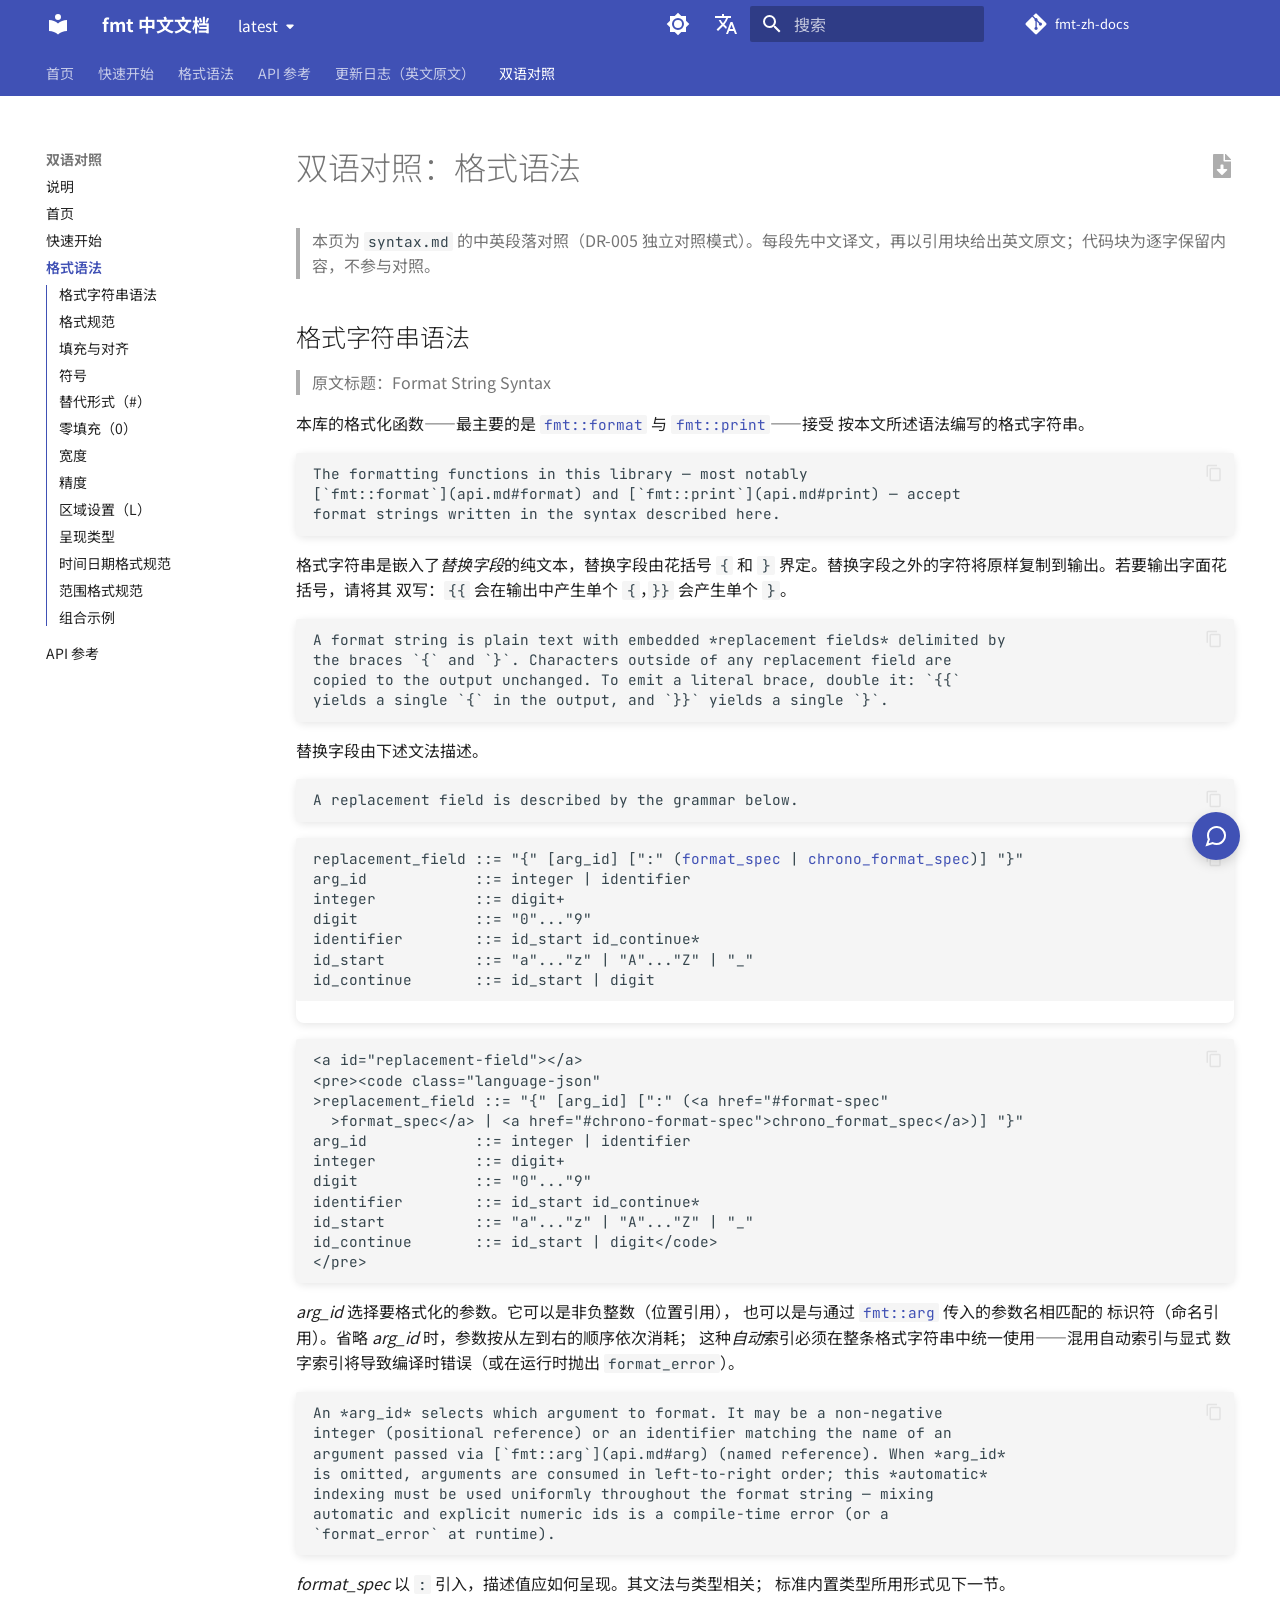
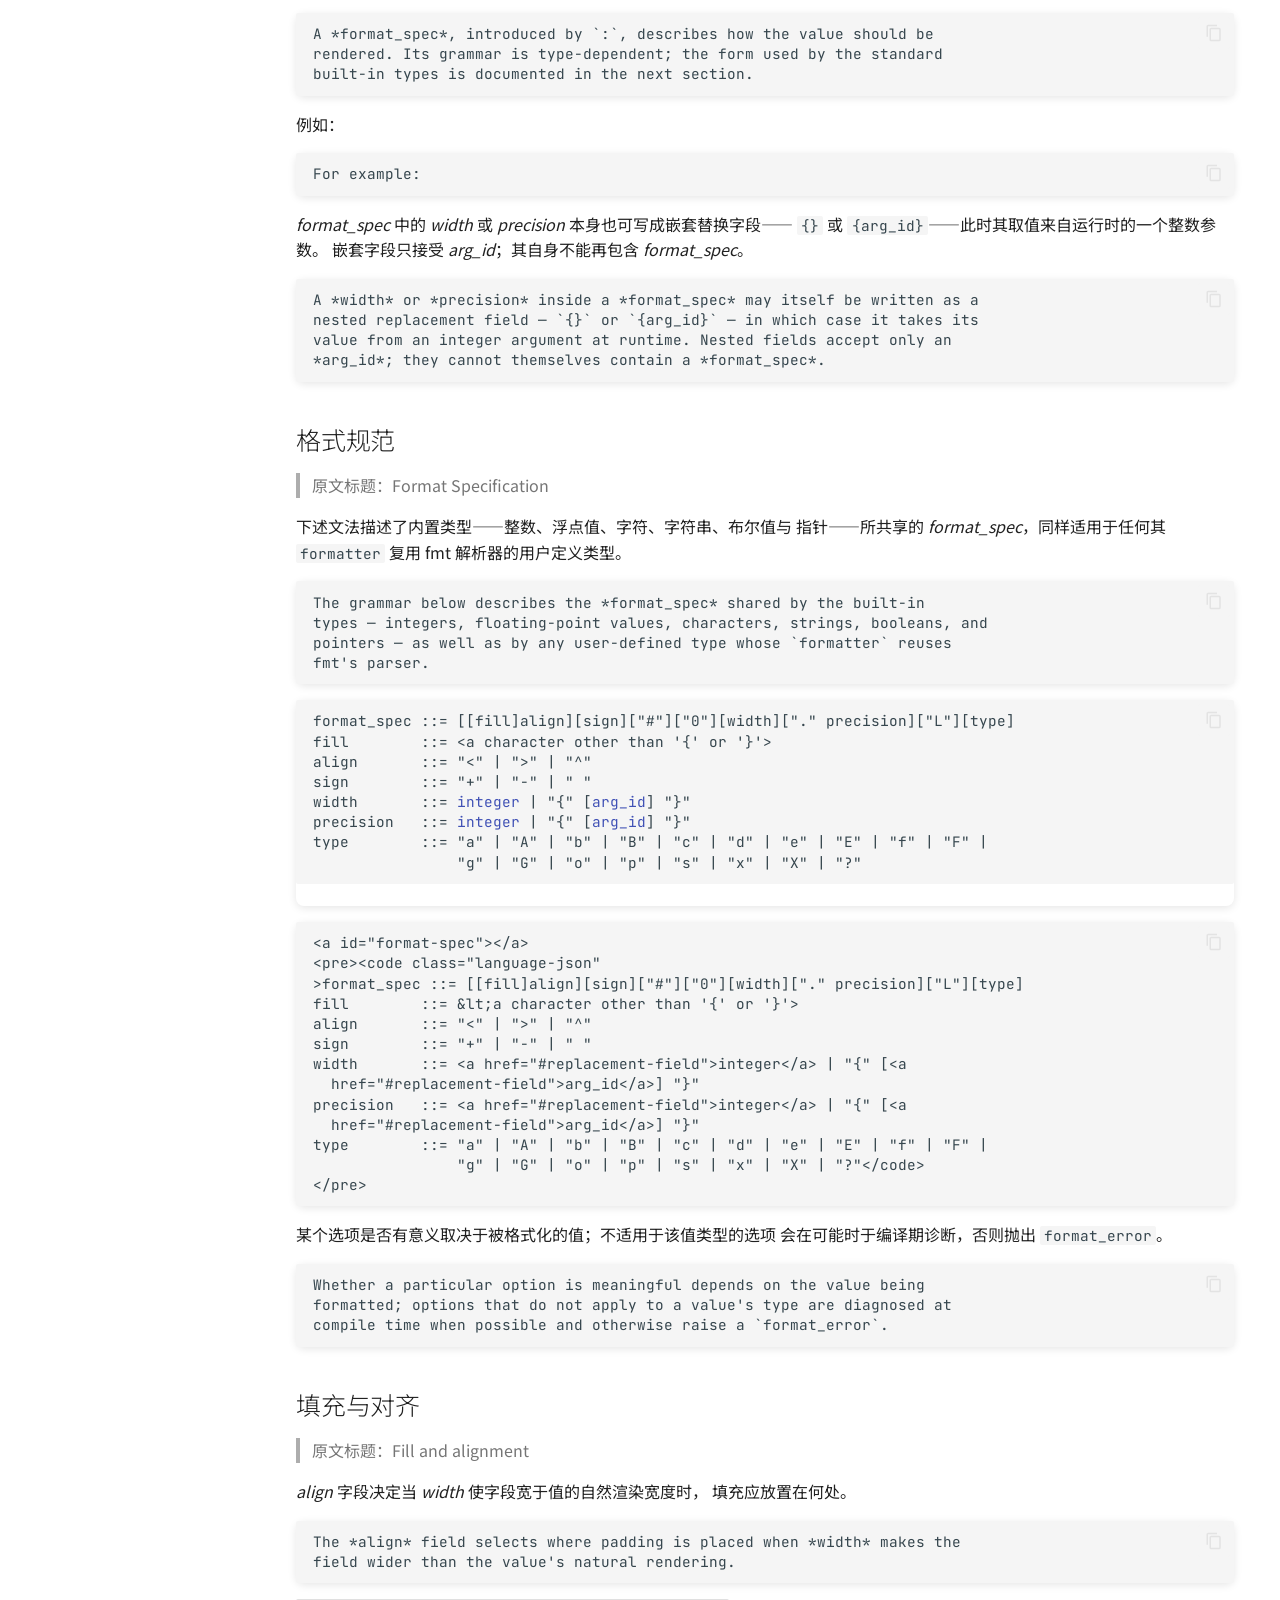
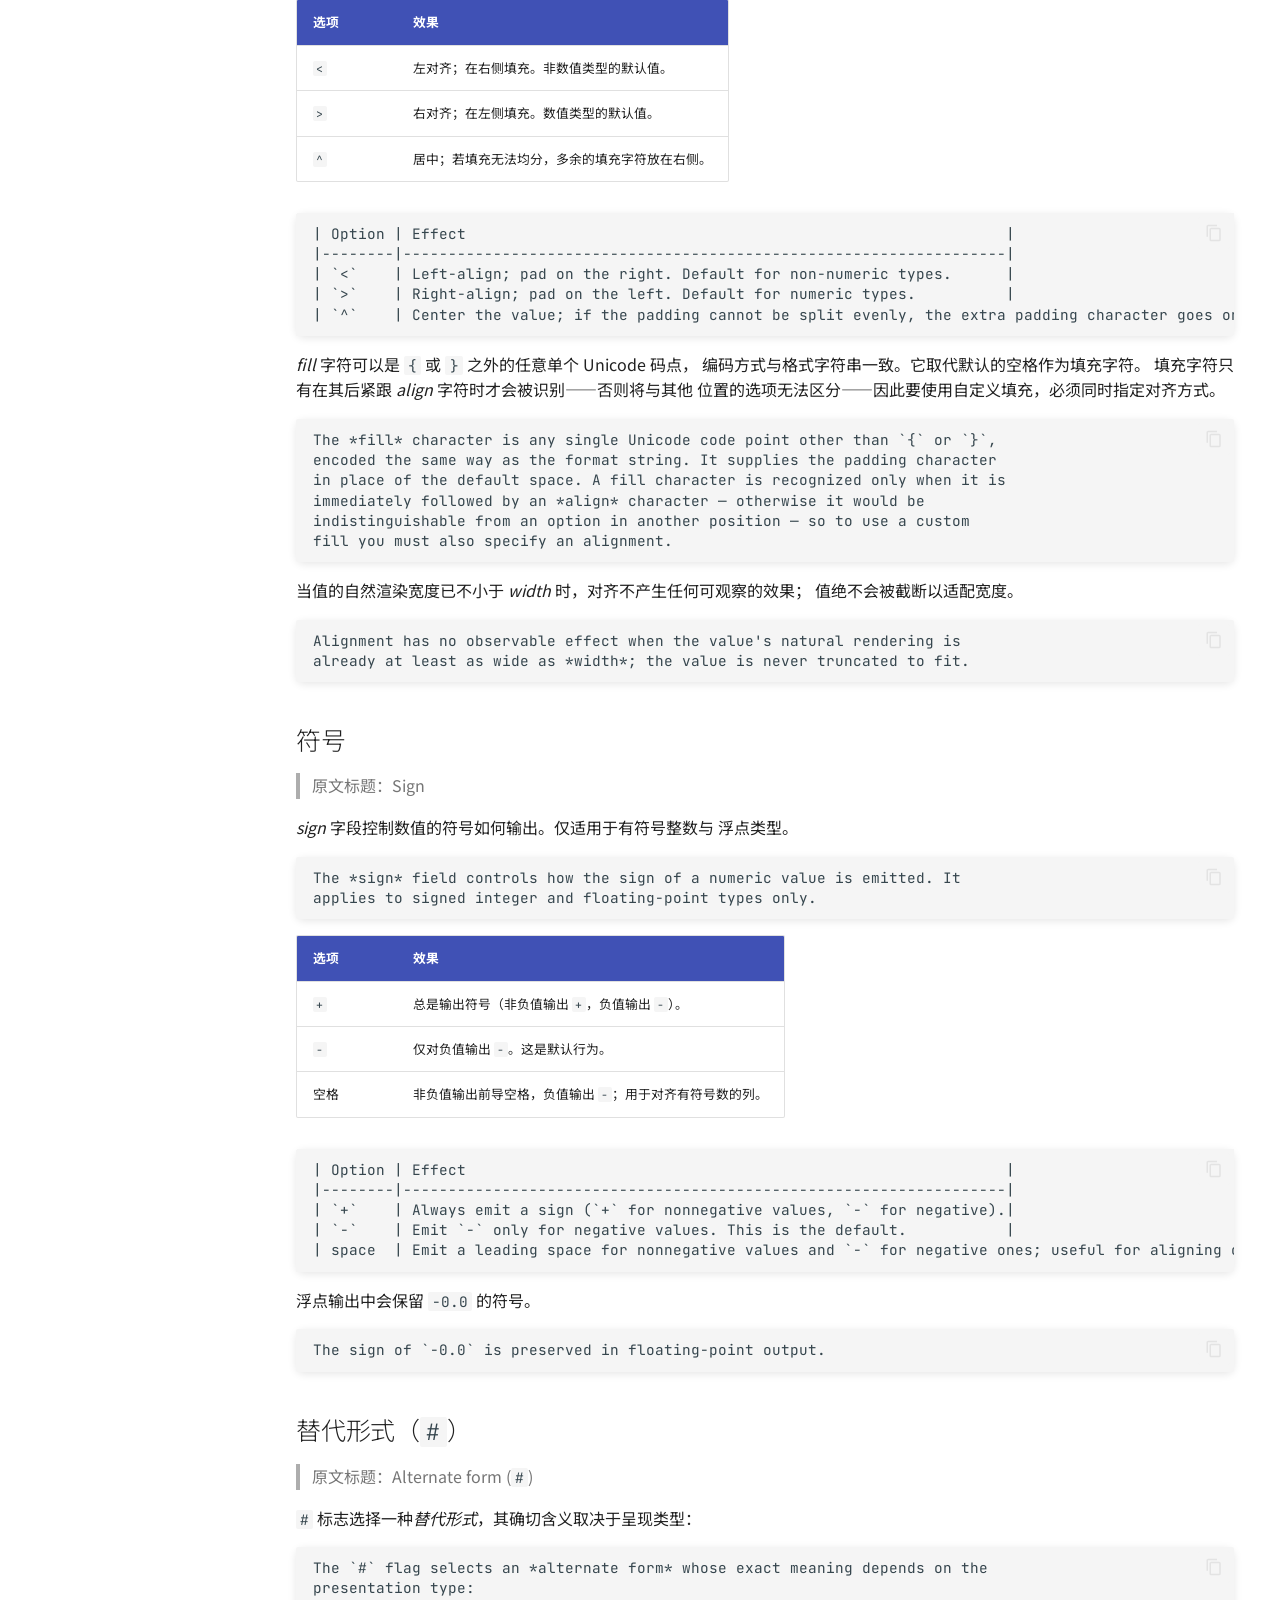
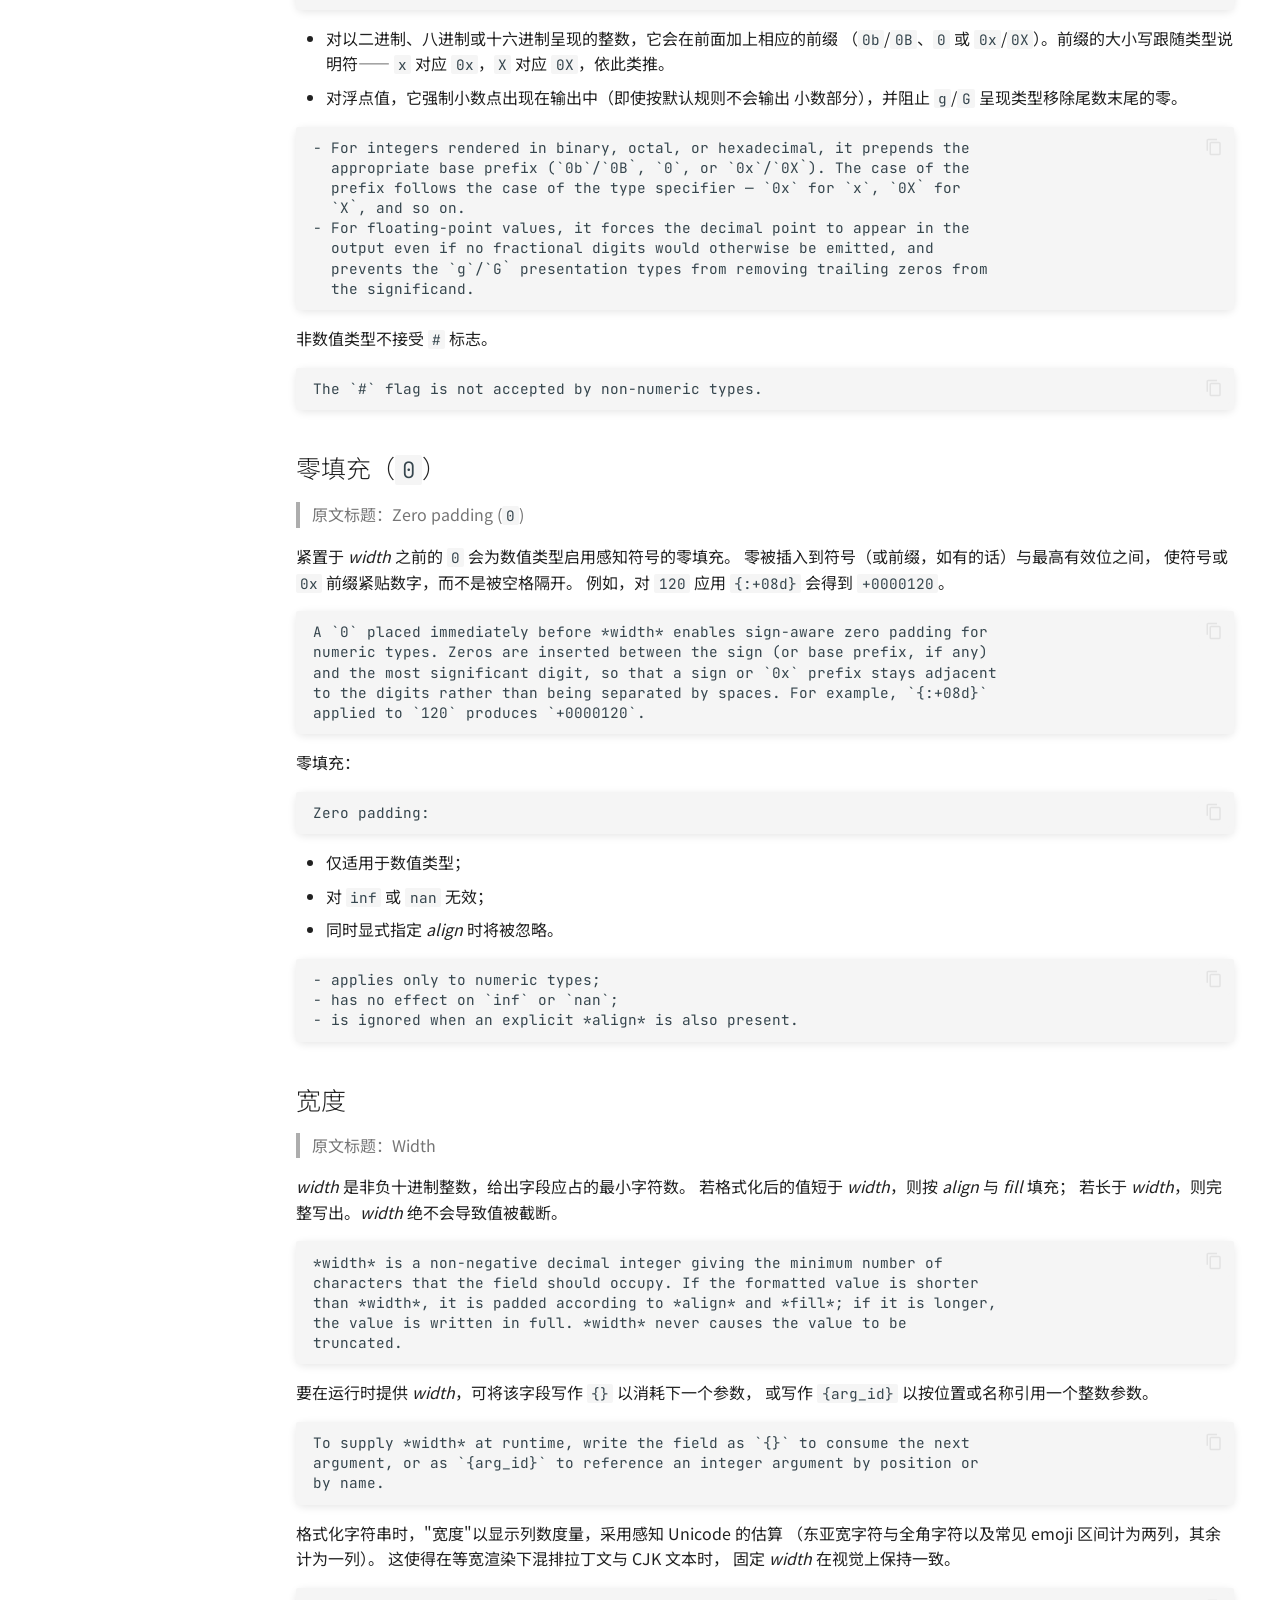
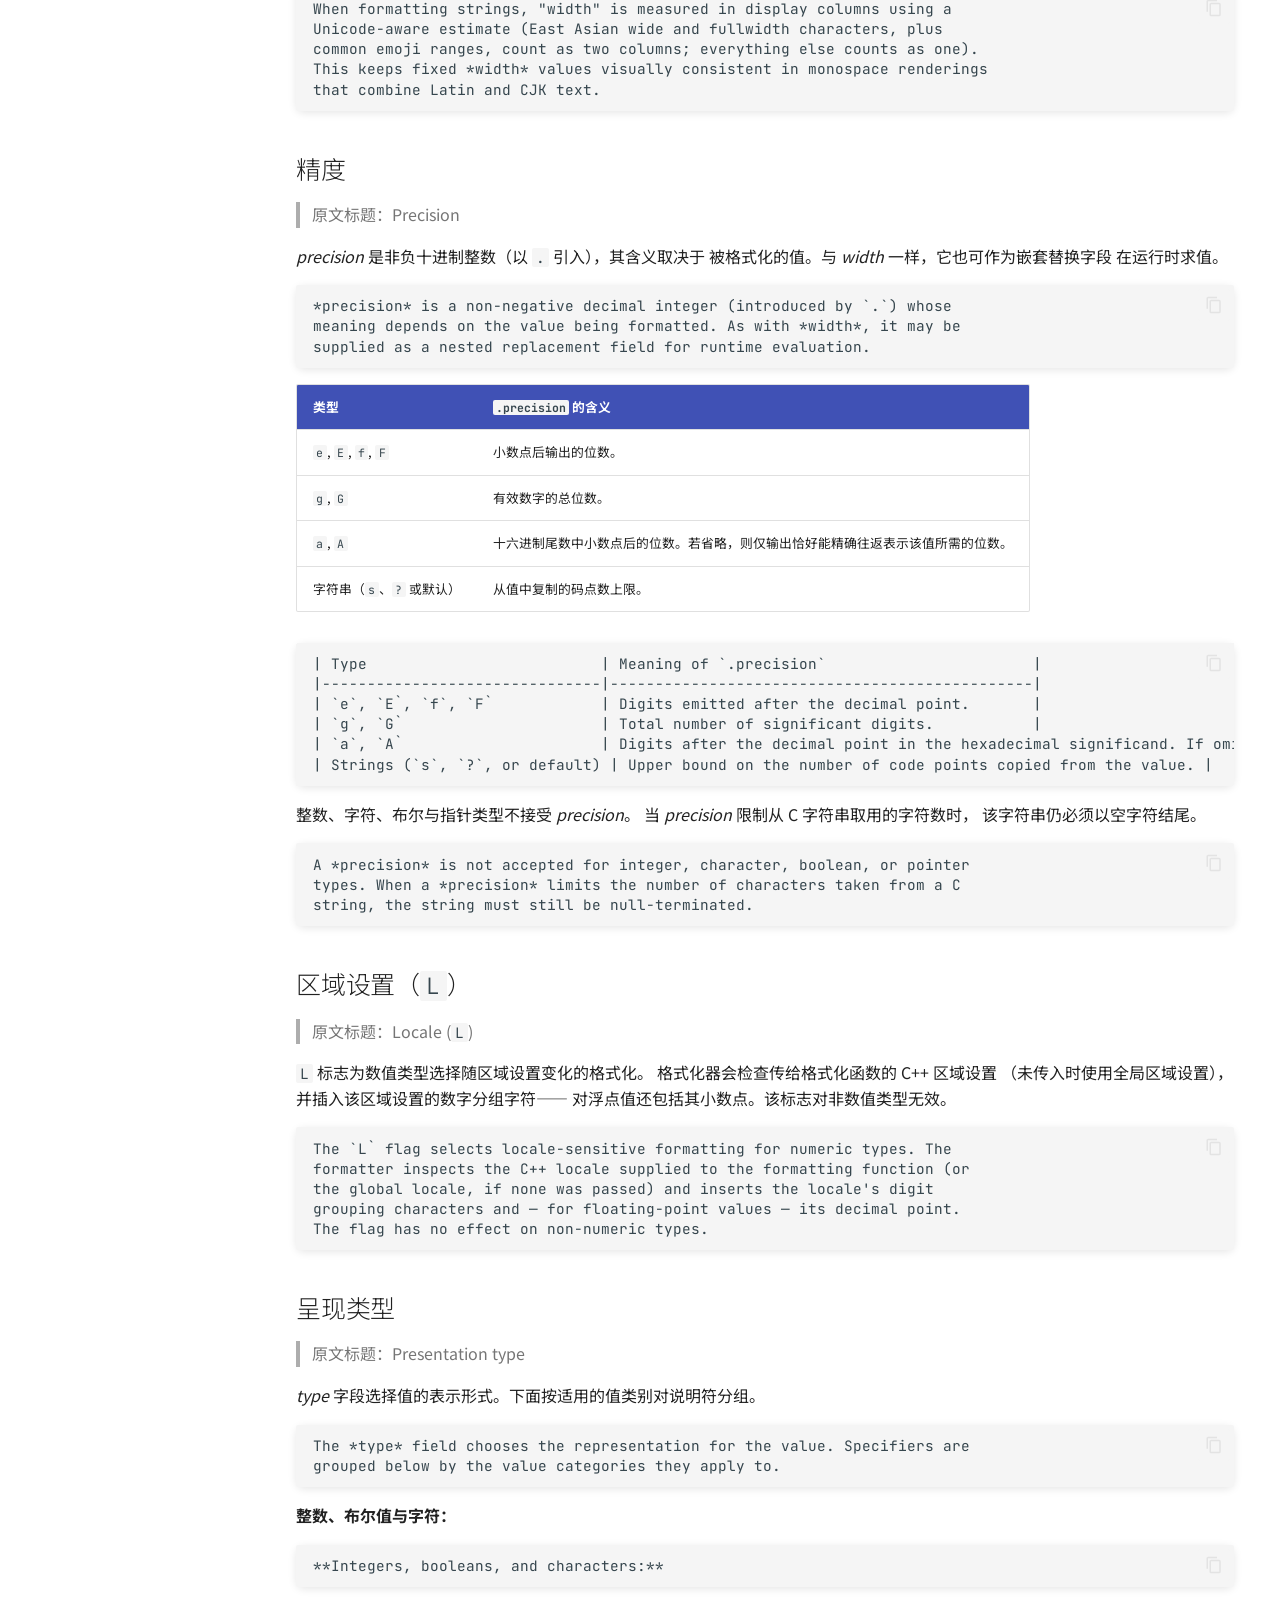
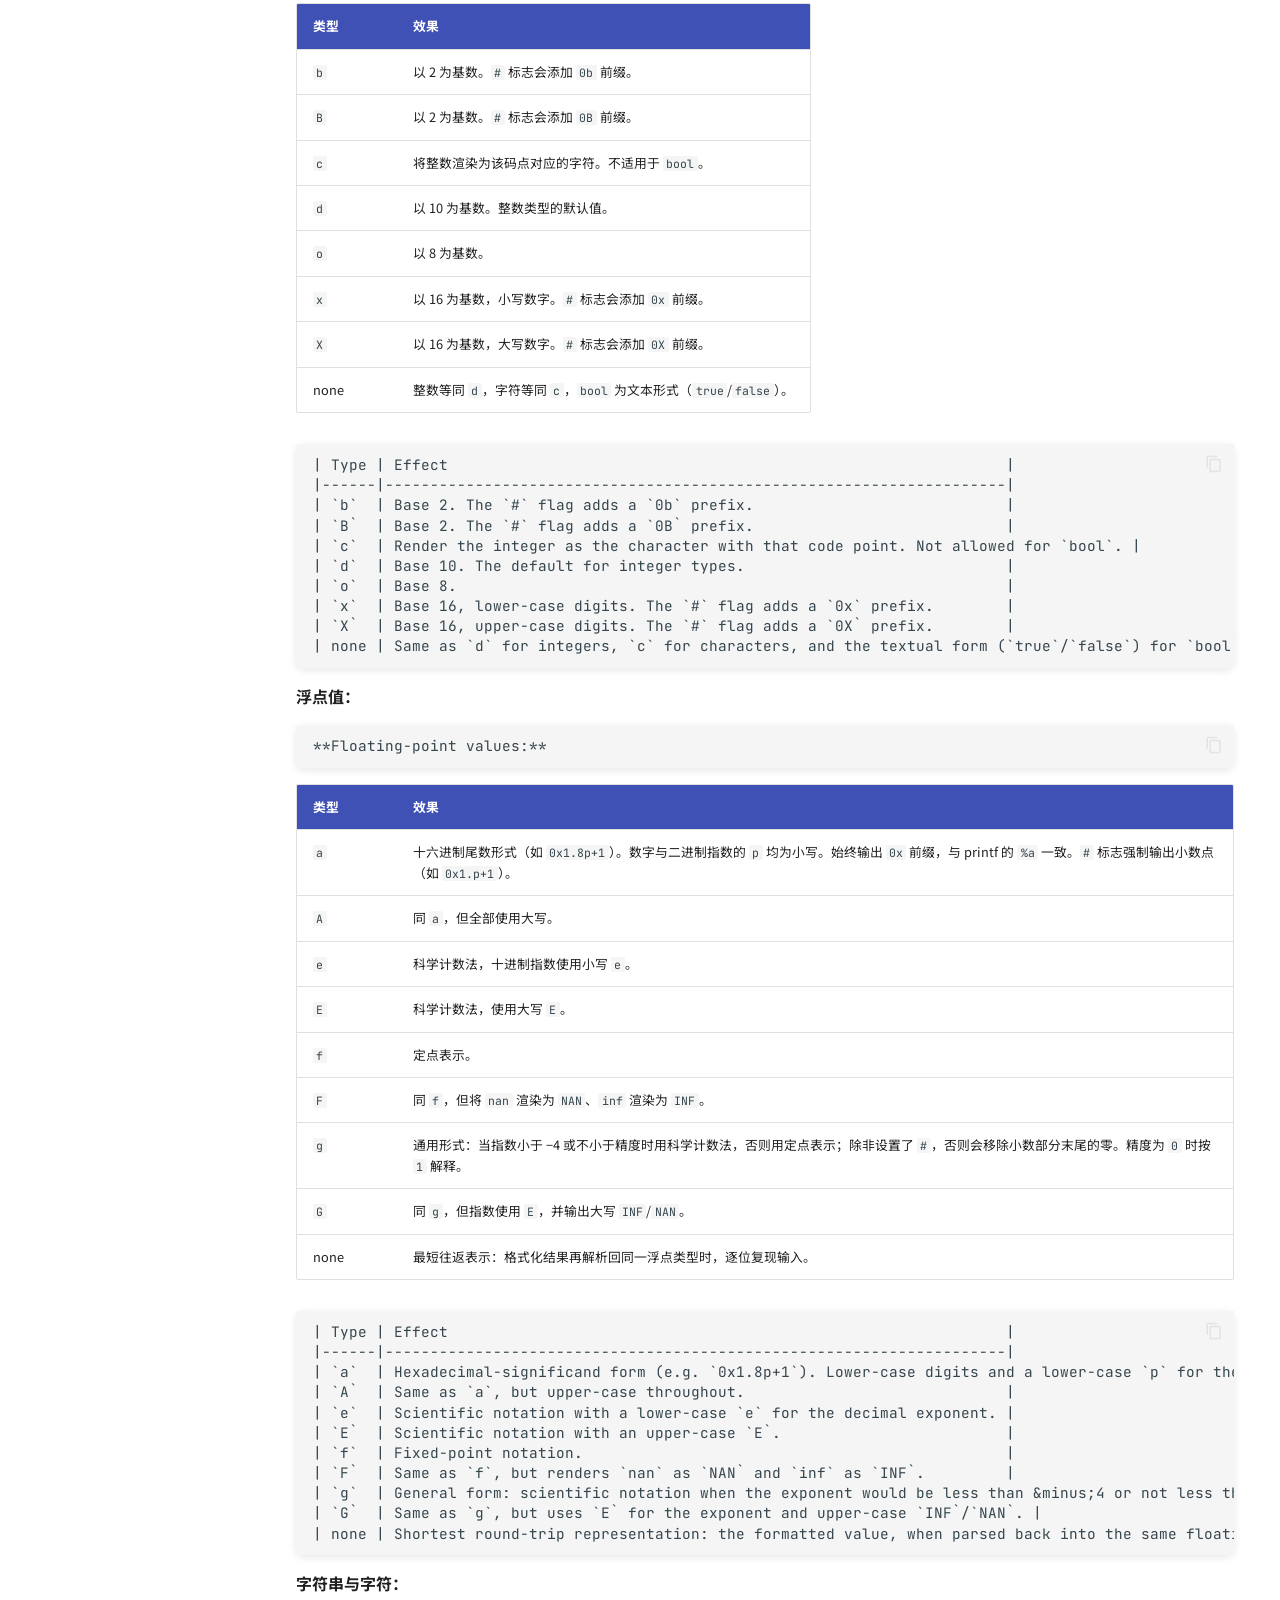
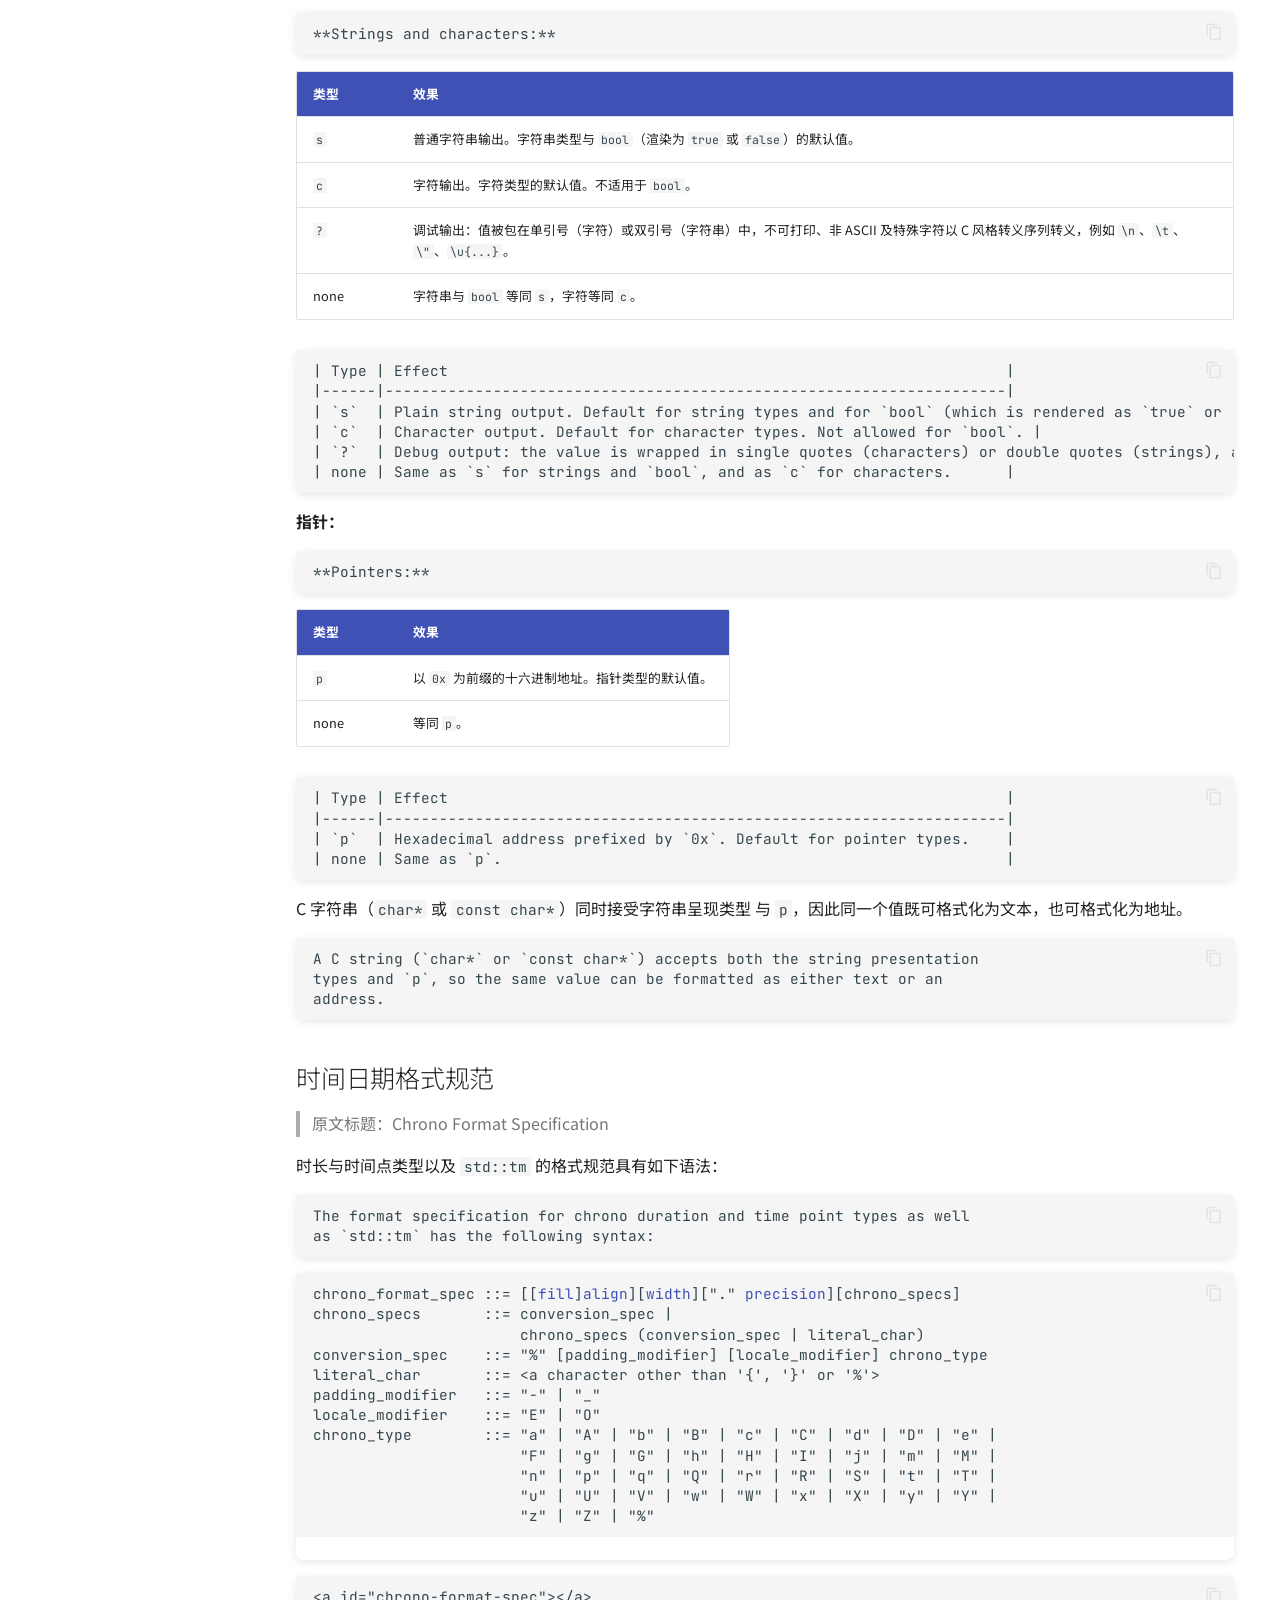
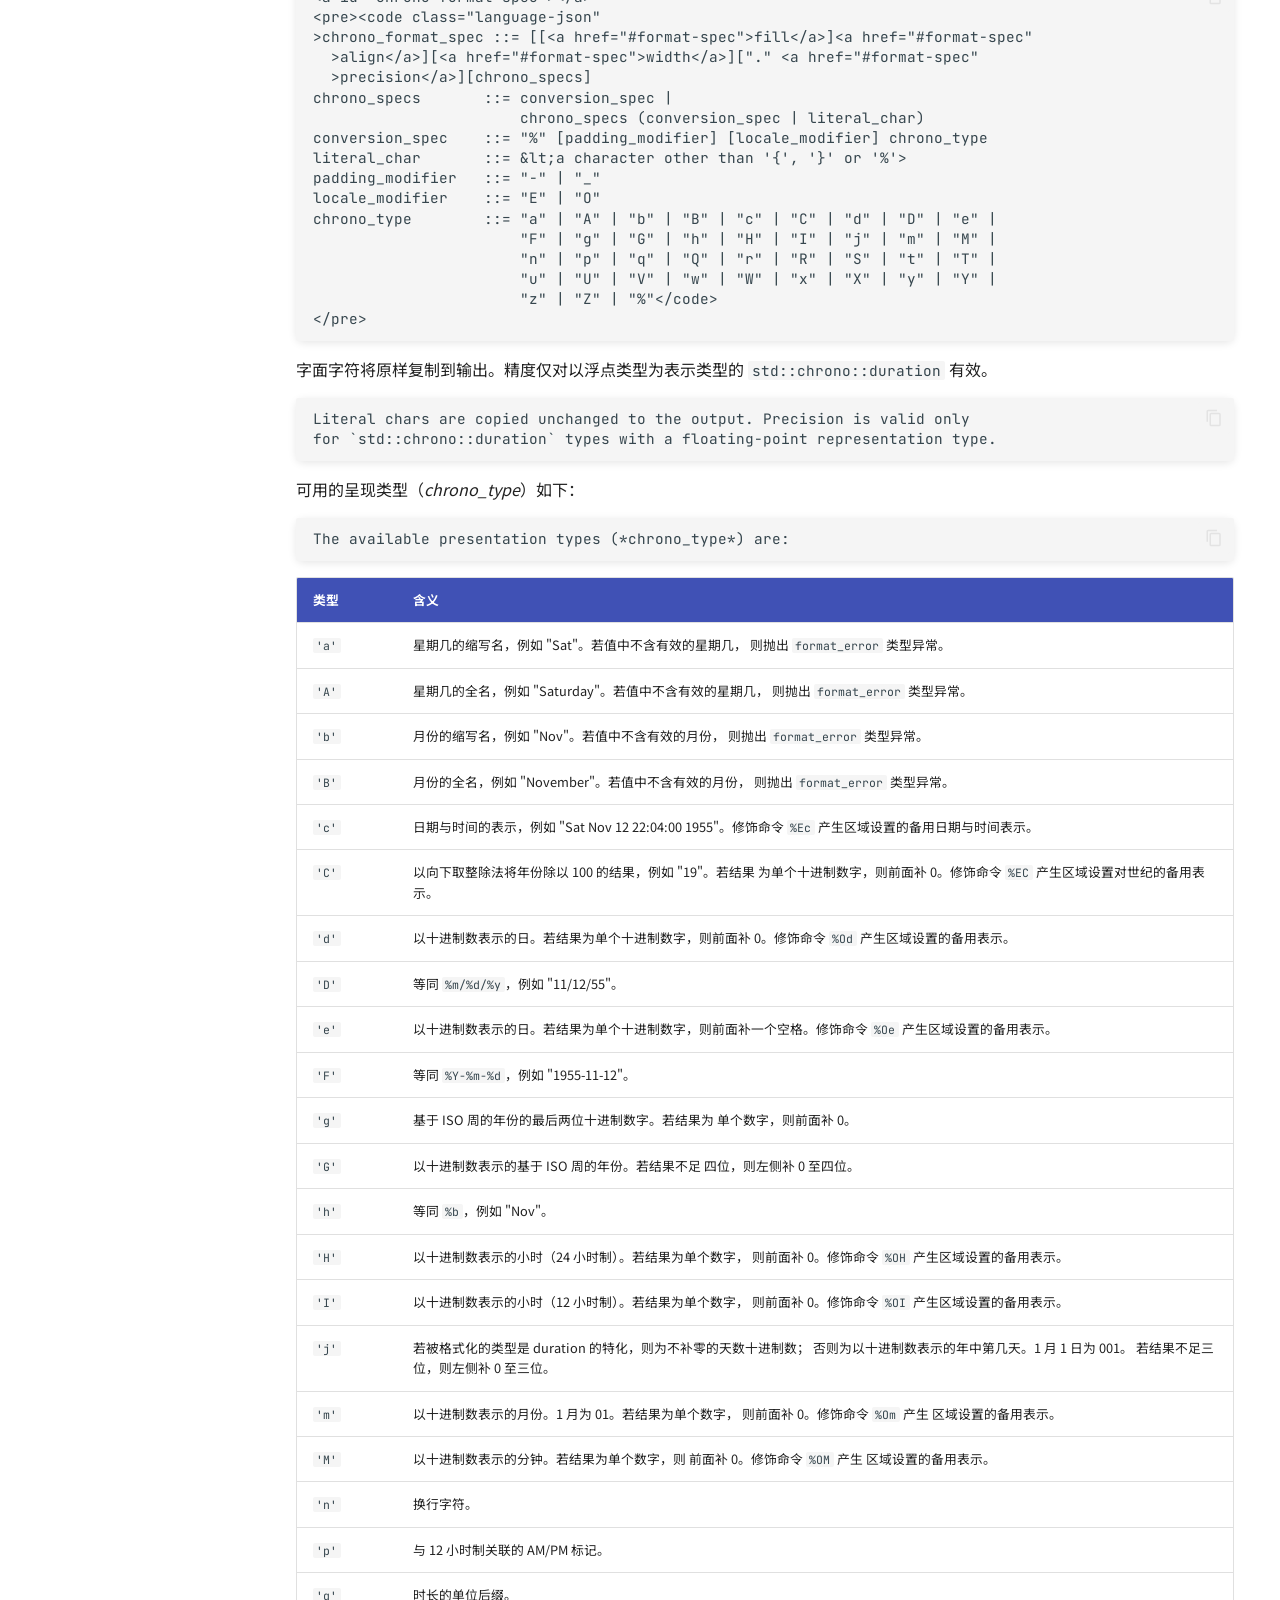
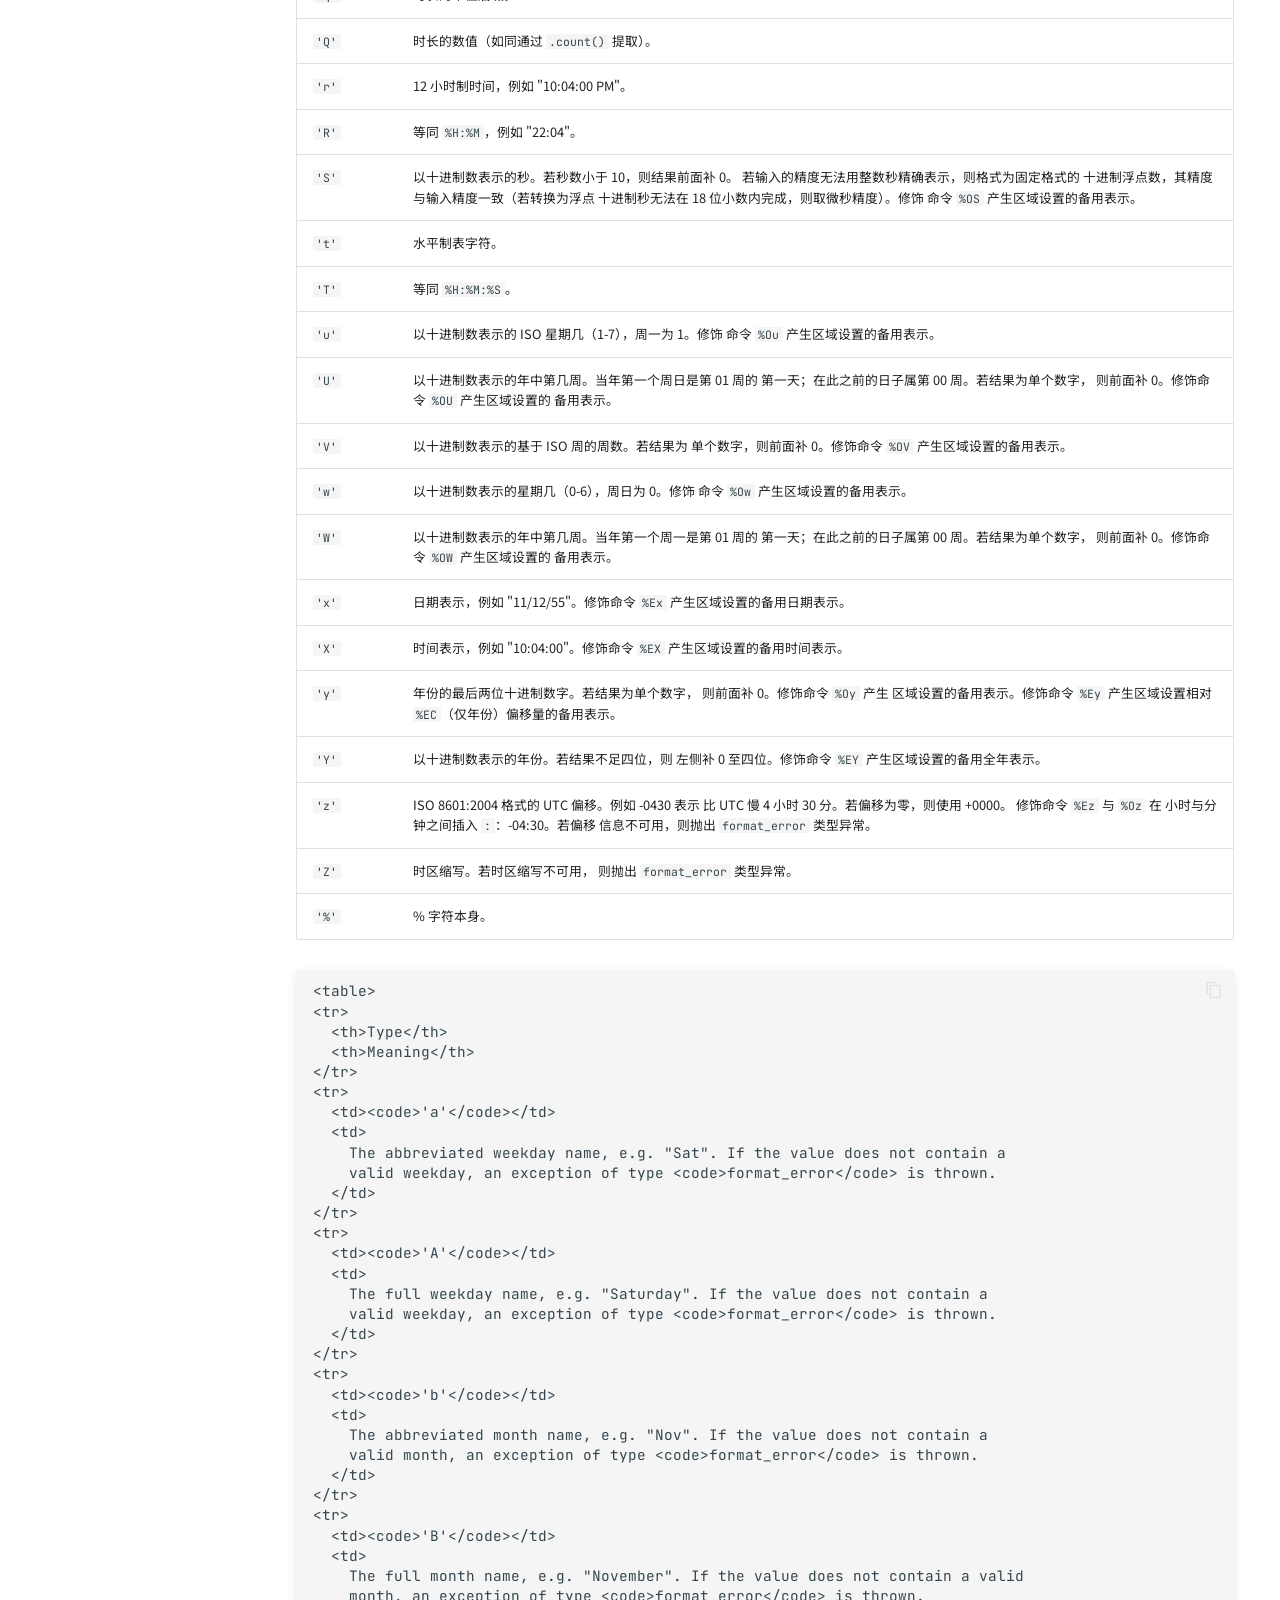
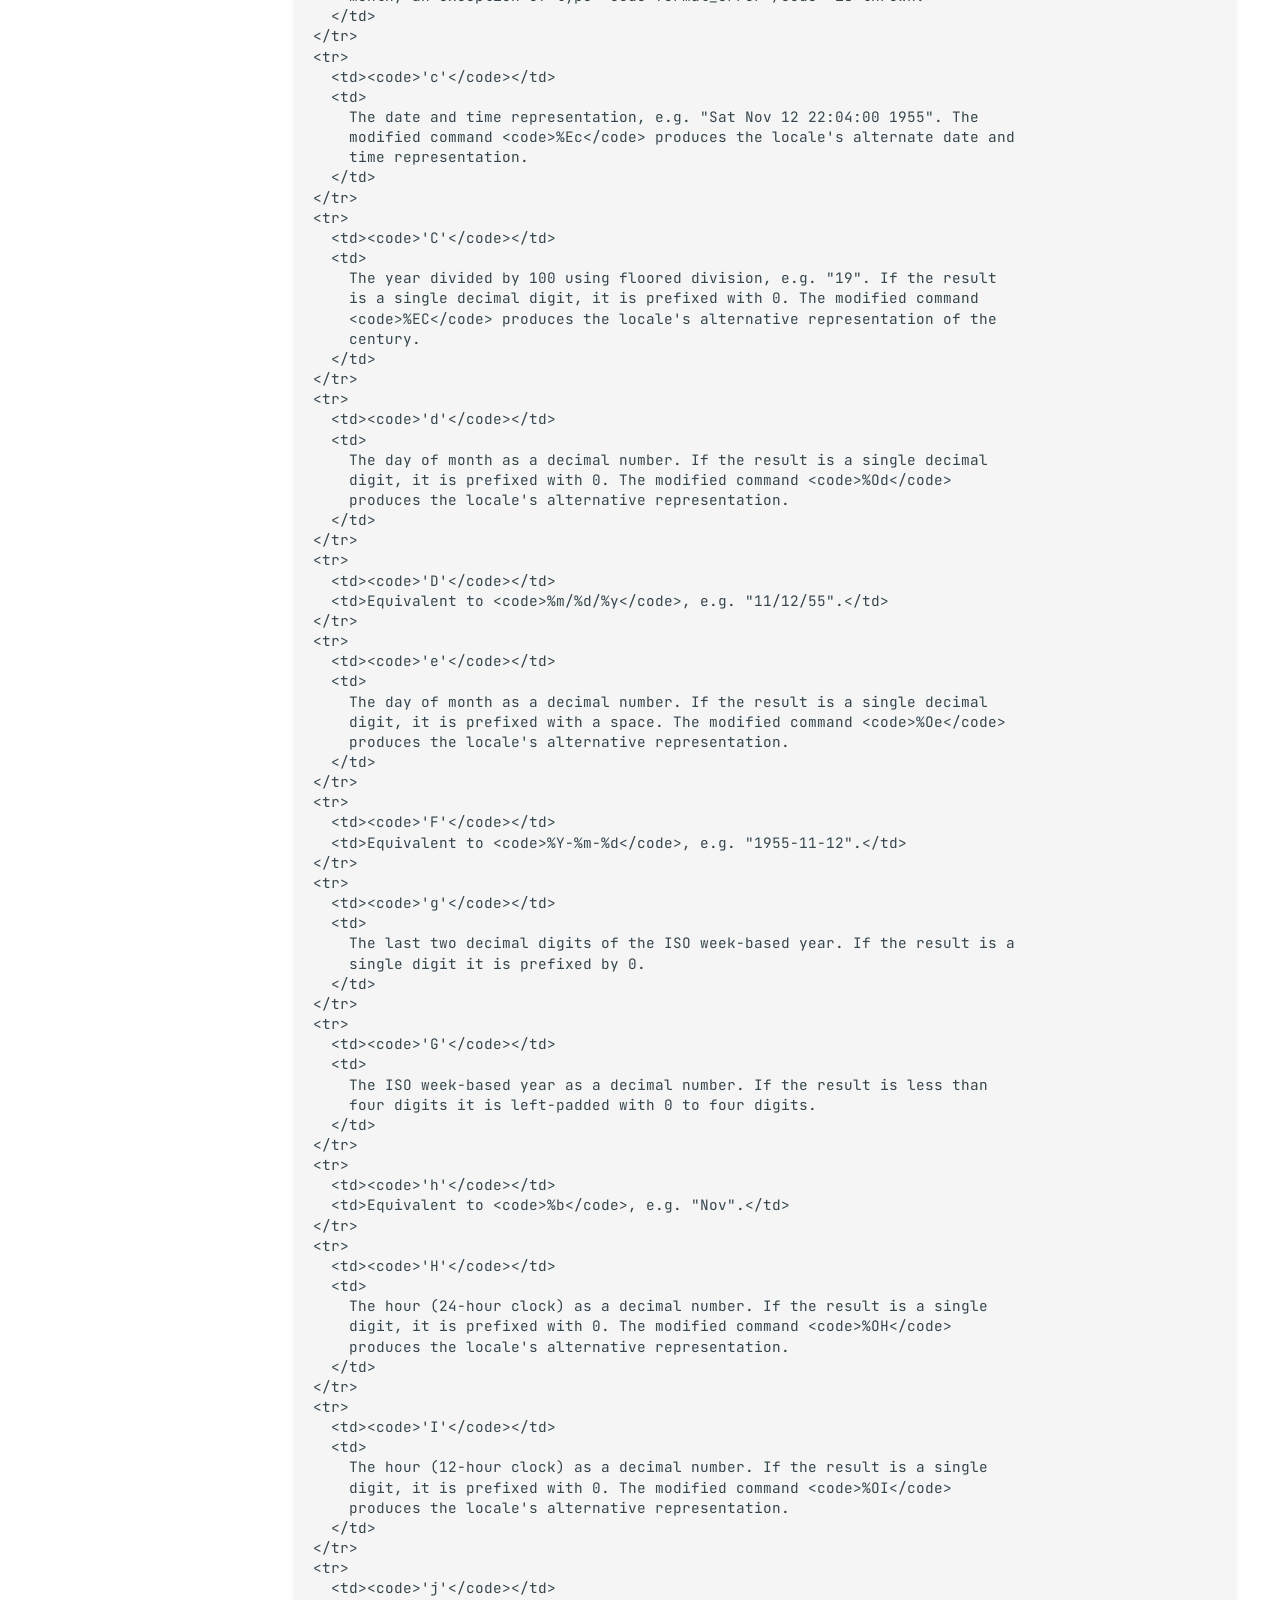
<file: latest/bilingual/syntax/index.html>
<!doctype html>
<html lang="zh" class="no-js">
  <head>
    
      <meta charset="utf-8">
      <meta name="viewport" content="width=device-width,initial-scale=1">
      
        <meta name="description" content="{fmt} 库官方文档中文翻译版">
      
      
        <meta name="author" content="fmt 中文文档翻译组">
      
      
        <link rel="canonical" href="https://jxsword.github.io/fmt-zh-docs/latest/bilingual/syntax/">
      
      
        <link rel="prev" href="../get-started/">
      
      
        <link rel="next" href="../api/">
      
      
        
          <link rel="alternate" href="https://fmt.dev/latest/" hreflang="en">
        
      
      
      <link rel="icon" href="../../assets/images/favicon.png">
      <meta name="generator" content="mkdocs-1.6.1, mkdocs-material-9.8.1">
    
    
      
        <title>格式语法 - fmt 中文文档</title>
      
    
    
      <link rel="stylesheet" href="../../assets/stylesheets/main.57a0d79d.min.css">
      
        
        <link rel="stylesheet" href="../../assets/stylesheets/palette.fb2fffe2.min.css">
      
      


    
    
      
    
    
      
        
        
        <link rel="preconnect" href="https://fonts.gstatic.com" crossorigin>
        <link rel="stylesheet" href="https://fonts.googleapis.com/css?family=Noto+Sans+SC:300,300i,400,400i,700,700i%7CJetBrains+Mono:400,400i,700,700i&display=fallback">
        <style>:root{--md-text-font:"Noto Sans SC";--md-code-font:"JetBrains Mono"}</style>
      
    
    
      <link rel="stylesheet" href="../../assets/css/custom.css">
    
      <link rel="stylesheet" href="../../assets/css/bilingual.css">
    
    <script>__md_scope=new URL("../..",location),__md_hash=e=>[...e].reduce(((e,_)=>(e<<5)-e+_.charCodeAt(0)),0),__md_get=(e,_=localStorage,t=__md_scope)=>JSON.parse(_.getItem(t.pathname+"."+e)),__md_set=(e,_,t=localStorage,a=__md_scope)=>{try{t.setItem(a.pathname+"."+e,JSON.stringify(_))}catch(e){}}</script>
    
      
  


  
  

<script id="__analytics">function __md_analytics(){function e(){dataLayer.push(arguments)}window.dataLayer=window.dataLayer||[],e("js",new Date),e("config","G-XXXXXXXXXX"),document.addEventListener("DOMContentLoaded",(function(){document.forms.search&&document.forms.search.query.addEventListener("blur",(function(){this.value&&e("event","search",{search_term:this.value})}));document$.subscribe((function(){var t=document.forms.feedback;if(void 0!==t)for(var a of t.querySelectorAll("[type=submit]"))a.addEventListener("click",(function(a){a.preventDefault();var n=document.location.pathname,d=this.getAttribute("data-md-value");e("event","feedback",{page:n,data:d}),t.firstElementChild.disabled=!0;var r=t.querySelector(".md-feedback__note [data-md-value='"+d+"']");r&&(r.hidden=!1)})),t.hidden=!1})),location$.subscribe((function(t){e("config","G-XXXXXXXXXX",{page_path:t.pathname})}))}));var t=document.createElement("script");t.async=!0,t.src="https://www.googletagmanager.com/gtag/js?id=G-XXXXXXXXXX",document.getElementById("__analytics").insertAdjacentElement("afterEnd",t)}</script>
  
    <script>"undefined"!=typeof __md_analytics&&__md_analytics()</script>
  

    
    
  </head>
  
  
    
    
      
    
    
    
    
    <body dir="ltr" data-md-color-scheme="default" data-md-color-primary="indigo" data-md-color-accent="indigo">
  
    
    <input class="md-toggle" data-md-toggle="drawer" type="checkbox" id="__drawer" autocomplete="off">
    <input class="md-toggle" data-md-toggle="search" type="checkbox" id="__search" autocomplete="off">
    <label class="md-overlay" for="__drawer"></label>
    <div data-md-component="skip">
      
        
        <a href="#_1" class="md-skip">
          跳转至
        </a>
      
    </div>
    <div data-md-component="announce">
      
    </div>
    
      <div data-md-color-scheme="default" data-md-component="outdated" hidden>
        
      </div>
    
    
      

<header class="md-header" data-md-component="header">
  <nav class="md-header__inner md-grid" aria-label="页眉">
    <a href="../.." title="fmt 中文文档" class="md-header__button md-logo" aria-label="fmt 中文文档" data-md-component="logo">
      
  
  <svg xmlns="http://www.w3.org/2000/svg" viewBox="0 0 24 24"><path d="M12 8a3 3 0 0 0 3-3 3 3 0 0 0-3-3 3 3 0 0 0-3 3 3 3 0 0 0 3 3m0 3.54C9.64 9.35 6.5 8 3 8v11c3.5 0 6.64 1.35 9 3.54 2.36-2.19 5.5-3.54 9-3.54V8c-3.5 0-6.64 1.35-9 3.54"/></svg>

    </a>
    <label class="md-header__button md-icon" for="__drawer">
      
      <svg xmlns="http://www.w3.org/2000/svg" viewBox="0 0 24 24"><path d="M3 6h18v2H3zm0 5h18v2H3zm0 5h18v2H3z"/></svg>
    </label>
    <div class="md-header__title" data-md-component="header-title">
      <div class="md-header__ellipsis">
        <div class="md-header__topic">
          <span class="md-ellipsis">
            fmt 中文文档
          </span>
        </div>
        <div class="md-header__topic" data-md-component="header-topic">
          <span class="md-ellipsis">
            
              格式语法
            
          </span>
        </div>
      </div>
    </div>
    
      
        <form class="md-header__option" data-md-component="palette">
  
    
    
    
    <input class="md-option" data-md-color-media="" data-md-color-scheme="default" data-md-color-primary="indigo" data-md-color-accent="indigo"  aria-label="切换到深色模式"  type="radio" name="__palette" id="__palette_0">
    
      <label class="md-header__button md-icon" title="切换到深色模式" for="__palette_1" hidden>
        <svg xmlns="http://www.w3.org/2000/svg" viewBox="0 0 24 24"><path d="M12 8a4 4 0 0 0-4 4 4 4 0 0 0 4 4 4 4 0 0 0 4-4 4 4 0 0 0-4-4m0 10a6 6 0 0 1-6-6 6 6 0 0 1 6-6 6 6 0 0 1 6 6 6 6 0 0 1-6 6m8-9.31V4h-4.69L12 .69 8.69 4H4v4.69L.69 12 4 15.31V20h4.69L12 23.31 15.31 20H20v-4.69L23.31 12z"/></svg>
      </label>
    
  
    
    
    
    <input class="md-option" data-md-color-media="" data-md-color-scheme="slate" data-md-color-primary="indigo" data-md-color-accent="indigo"  aria-label="切换到浅色模式"  type="radio" name="__palette" id="__palette_1">
    
      <label class="md-header__button md-icon" title="切换到浅色模式" for="__palette_0" hidden>
        <svg xmlns="http://www.w3.org/2000/svg" viewBox="0 0 24 24"><path d="M12 18c-.89 0-1.74-.2-2.5-.55C11.56 16.5 13 14.42 13 12s-1.44-4.5-3.5-5.45C10.26 6.2 11.11 6 12 6a6 6 0 0 1 6 6 6 6 0 0 1-6 6m8-9.31V4h-4.69L12 .69 8.69 4H4v4.69L.69 12 4 15.31V20h4.69L12 23.31 15.31 20H20v-4.69L23.31 12z"/></svg>
      </label>
    
  
</form>
      
    
    
      <script>var palette=__md_get("__palette");if(palette&&palette.color){if("(prefers-color-scheme)"===palette.color.media){var media=matchMedia("(prefers-color-scheme: light)"),input=document.querySelector(media.matches?"[data-md-color-media='(prefers-color-scheme: light)']":"[data-md-color-media='(prefers-color-scheme: dark)']");palette.color.media=input.getAttribute("data-md-color-media"),palette.color.scheme=input.getAttribute("data-md-color-scheme"),palette.color.primary=input.getAttribute("data-md-color-primary"),palette.color.accent=input.getAttribute("data-md-color-accent")}for(var[key,value]of Object.entries(palette.color))document.body.setAttribute("data-md-color-"+key,value)}</script>
    
    
      <div class="md-header__option">
  <div class="md-select">
    
    <button class="md-header__button md-icon" aria-label="选择当前语言">
      <svg xmlns="http://www.w3.org/2000/svg" viewBox="0 0 24 24"><path d="m12.87 15.07-2.54-2.51.03-.03A17.5 17.5 0 0 0 14.07 6H17V4h-7V2H8v2H1v2h11.17C11.5 7.92 10.44 9.75 9 11.35 8.07 10.32 7.3 9.19 6.69 8h-2c.73 1.63 1.73 3.17 2.98 4.56l-5.09 5.02L4 19l5-5 3.11 3.11zM18.5 10h-2L12 22h2l1.12-3h4.75L21 22h2zm-2.62 7 1.62-4.33L19.12 17z"/></svg>
    </button>
    <div class="md-select__inner">
      <ul class="md-select__list">
        
          <li class="md-select__item">
            <a href="https://fmt.dev/latest/" hreflang="en" class="md-select__link">
              English (Original)
            </a>
          </li>
        
      </ul>
    </div>
  </div>
</div>
    
    
      
      
        <label class="md-header__button md-icon" for="__search">
          
          <svg xmlns="http://www.w3.org/2000/svg" viewBox="0 0 24 24"><path d="M9.5 3A6.5 6.5 0 0 1 16 9.5c0 1.61-.59 3.09-1.56 4.23l.27.27h.79l5 5-1.5 1.5-5-5v-.79l-.27-.27A6.52 6.52 0 0 1 9.5 16 6.5 6.5 0 0 1 3 9.5 6.5 6.5 0 0 1 9.5 3m0 2C7 5 5 7 5 9.5S7 14 9.5 14 14 12 14 9.5 12 5 9.5 5"/></svg>
        </label>
        <div class="md-search" data-md-component="search" role="dialog">
  <label class="md-search__overlay" for="__search"></label>
  <div class="md-search__inner" role="search">
    <form class="md-search__form" name="search">
      <input type="text" class="md-search__input" name="query" aria-label="搜索" placeholder="搜索" autocapitalize="off" autocorrect="off" autocomplete="off" spellcheck="false" data-md-component="search-query" required>
      <label class="md-search__icon md-icon" for="__search">
        
        <svg xmlns="http://www.w3.org/2000/svg" viewBox="0 0 24 24"><path d="M9.5 3A6.5 6.5 0 0 1 16 9.5c0 1.61-.59 3.09-1.56 4.23l.27.27h.79l5 5-1.5 1.5-5-5v-.79l-.27-.27A6.52 6.52 0 0 1 9.5 16 6.5 6.5 0 0 1 3 9.5 6.5 6.5 0 0 1 9.5 3m0 2C7 5 5 7 5 9.5S7 14 9.5 14 14 12 14 9.5 12 5 9.5 5"/></svg>
        
        <svg xmlns="http://www.w3.org/2000/svg" viewBox="0 0 24 24"><path d="M20 11v2H8l5.5 5.5-1.42 1.42L4.16 12l7.92-7.92L13.5 5.5 8 11z"/></svg>
      </label>
      <nav class="md-search__options" aria-label="查找">
        
          <a href="javascript:void(0)" class="md-search__icon md-icon" title="分享" aria-label="分享" data-clipboard data-clipboard-text="" data-md-component="search-share" tabindex="-1">
            
            <svg xmlns="http://www.w3.org/2000/svg" viewBox="0 0 24 24"><path d="M18 16.08c-.76 0-1.44.3-1.96.77L8.91 12.7c.05-.23.09-.46.09-.7s-.04-.47-.09-.7l7.05-4.11c.54.5 1.25.81 2.04.81a3 3 0 0 0 3-3 3 3 0 0 0-3-3 3 3 0 0 0-3 3c0 .24.04.47.09.7L8.04 9.81C7.5 9.31 6.79 9 6 9a3 3 0 0 0-3 3 3 3 0 0 0 3 3c.79 0 1.5-.31 2.04-.81l7.12 4.15c-.05.21-.08.43-.08.66 0 1.61 1.31 2.91 2.92 2.91s2.92-1.3 2.92-2.91A2.92 2.92 0 0 0 18 16.08"/></svg>
          </a>
        
        <button type="reset" class="md-search__icon md-icon" title="清空当前内容" aria-label="清空当前内容" tabindex="-1">
          
          <svg xmlns="http://www.w3.org/2000/svg" viewBox="0 0 24 24"><path d="M19 6.41 17.59 5 12 10.59 6.41 5 5 6.41 10.59 12 5 17.59 6.41 19 12 13.41 17.59 19 19 17.59 13.41 12z"/></svg>
        </button>
      </nav>
      
    </form>
    <div class="md-search__output">
      <div class="md-search__scrollwrap" tabindex="0" data-md-scrollfix>
        <div class="md-search-result" data-md-component="search-result">
          <div class="md-search-result__meta">
            正在初始化搜索引擎
          </div>
          <ol class="md-search-result__list" role="presentation"></ol>
        </div>
      </div>
    </div>
  </div>
</div>
      
    
    
      <div class="md-header__source">
        <a href="https://github.com/jxsword/fmt-zh-docs" title="前往仓库" class="md-source" data-md-component="source">
  <div class="md-source__icon md-icon">
    
    <svg xmlns="http://www.w3.org/2000/svg" viewBox="0 0 448 512"><!--! Font Awesome Free 7.1.0 by @fontawesome - https://fontawesome.com License - https://fontawesome.com/license/free (Icons: CC BY 4.0, Fonts: SIL OFL 1.1, Code: MIT License) Copyright 2025 Fonticons, Inc.--><path d="M439.6 236.1 244 40.5c-5.4-5.5-12.8-8.5-20.4-8.5s-15 3-20.4 8.4L162.5 81l51.5 51.5c27.1-9.1 52.7 16.8 43.4 43.7l49.7 49.7c34.2-11.8 61.2 31 35.5 56.7-26.5 26.5-70.2-2.9-56-37.3L240.3 199v121.9c25.3 12.5 22.3 41.8 9.1 55-6.4 6.4-15.2 10.1-24.3 10.1s-17.8-3.6-24.3-10.1c-17.6-17.6-11.1-46.9 11.2-56v-123c-20.8-8.5-24.6-30.7-18.6-45L142.6 101 8.5 235.1C3 240.6 0 247.9 0 255.5s3 15 8.5 20.4l195.6 195.7c5.4 5.4 12.7 8.4 20.4 8.4s15-3 20.4-8.4l194.7-194.7c5.4-5.4 8.4-12.8 8.4-20.4s-3-15-8.4-20.4"/></svg>
  </div>
  <div class="md-source__repository">
    fmt-zh-docs
  </div>
</a>
      </div>
    
  </nav>
  
</header>
    
    <div class="md-container" data-md-component="container">
      
      
        
          
            
<nav class="md-tabs" aria-label="标签" data-md-component="tabs">
  <div class="md-grid">
    <ul class="md-tabs__list">
      
        
  
  
  
  
    <li class="md-tabs__item">
      <a href="../.." class="md-tabs__link">
        
  
  
    
  
  首页

      </a>
    </li>
  

      
        
  
  
  
  
    <li class="md-tabs__item">
      <a href="../../get-started/" class="md-tabs__link">
        
  
  
    
  
  快速开始

      </a>
    </li>
  

      
        
  
  
  
  
    <li class="md-tabs__item">
      <a href="../../syntax/" class="md-tabs__link">
        
  
  
    
  
  格式语法

      </a>
    </li>
  

      
        
  
  
  
  
    <li class="md-tabs__item">
      <a href="../../api/" class="md-tabs__link">
        
  
  
    
  
  API 参考

      </a>
    </li>
  

      
        
  
  
  
  
    <li class="md-tabs__item">
      <a href="../../ChangeLog-old/" class="md-tabs__link">
        
  
  
    
  
  更新日志（英文原文）

      </a>
    </li>
  

      
        
  
  
  
    
  
  
    
    
      <li class="md-tabs__item md-tabs__item--active">
        <a href="../about/" class="md-tabs__link">
          
  
  
  双语对照

        </a>
      </li>
    
  

      
    </ul>
  </div>
</nav>
          
        
      
      <main class="md-main" data-md-component="main">
        <div class="md-main__inner md-grid">
          
            
              
              <div class="md-sidebar md-sidebar--primary" data-md-component="sidebar" data-md-type="navigation" >
                <div class="md-sidebar__scrollwrap">
                  <div class="md-sidebar__inner">
                    


  


  

<nav class="md-nav md-nav--primary md-nav--lifted md-nav--integrated" aria-label="导航栏" data-md-level="0">
  <label class="md-nav__title" for="__drawer">
    <a href="../.." title="fmt 中文文档" class="md-nav__button md-logo" aria-label="fmt 中文文档" data-md-component="logo">
      
  
  <svg xmlns="http://www.w3.org/2000/svg" viewBox="0 0 24 24"><path d="M12 8a3 3 0 0 0 3-3 3 3 0 0 0-3-3 3 3 0 0 0-3 3 3 3 0 0 0 3 3m0 3.54C9.64 9.35 6.5 8 3 8v11c3.5 0 6.64 1.35 9 3.54 2.36-2.19 5.5-3.54 9-3.54V8c-3.5 0-6.64 1.35-9 3.54"/></svg>

    </a>
    fmt 中文文档
  </label>
  
    <div class="md-nav__source">
      <a href="https://github.com/jxsword/fmt-zh-docs" title="前往仓库" class="md-source" data-md-component="source">
  <div class="md-source__icon md-icon">
    
    <svg xmlns="http://www.w3.org/2000/svg" viewBox="0 0 448 512"><!--! Font Awesome Free 7.1.0 by @fontawesome - https://fontawesome.com License - https://fontawesome.com/license/free (Icons: CC BY 4.0, Fonts: SIL OFL 1.1, Code: MIT License) Copyright 2025 Fonticons, Inc.--><path d="M439.6 236.1 244 40.5c-5.4-5.5-12.8-8.5-20.4-8.5s-15 3-20.4 8.4L162.5 81l51.5 51.5c27.1-9.1 52.7 16.8 43.4 43.7l49.7 49.7c34.2-11.8 61.2 31 35.5 56.7-26.5 26.5-70.2-2.9-56-37.3L240.3 199v121.9c25.3 12.5 22.3 41.8 9.1 55-6.4 6.4-15.2 10.1-24.3 10.1s-17.8-3.6-24.3-10.1c-17.6-17.6-11.1-46.9 11.2-56v-123c-20.8-8.5-24.6-30.7-18.6-45L142.6 101 8.5 235.1C3 240.6 0 247.9 0 255.5s3 15 8.5 20.4l195.6 195.7c5.4 5.4 12.7 8.4 20.4 8.4s15-3 20.4-8.4l194.7-194.7c5.4-5.4 8.4-12.8 8.4-20.4s-3-15-8.4-20.4"/></svg>
  </div>
  <div class="md-source__repository">
    fmt-zh-docs
  </div>
</a>
    </div>
  
  <ul class="md-nav__list" data-md-scrollfix>
    
      
      
  
  
  
  
    <li class="md-nav__item">
      <a href="../.." class="md-nav__link">
        
  
  
  <span class="md-ellipsis">
    
  
    首页
  

    
  </span>
  
  

      </a>
    </li>
  

    
      
      
  
  
  
  
    <li class="md-nav__item">
      <a href="../../get-started/" class="md-nav__link">
        
  
  
  <span class="md-ellipsis">
    
  
    快速开始
  

    
  </span>
  
  

      </a>
    </li>
  

    
      
      
  
  
  
  
    <li class="md-nav__item">
      <a href="../../syntax/" class="md-nav__link">
        
  
  
  <span class="md-ellipsis">
    
  
    格式语法
  

    
  </span>
  
  

      </a>
    </li>
  

    
      
      
  
  
  
  
    <li class="md-nav__item">
      <a href="../../api/" class="md-nav__link">
        
  
  
  <span class="md-ellipsis">
    
  
    API 参考
  

    
  </span>
  
  

      </a>
    </li>
  

    
      
      
  
  
  
  
    <li class="md-nav__item">
      <a href="../../ChangeLog-old/" class="md-nav__link">
        
  
  
  <span class="md-ellipsis">
    
  
    更新日志（英文原文）
  

    
  </span>
  
  

      </a>
    </li>
  

    
      
      
  
  
    
  
  
  
    
    
    
    
      
        
        
      
      
        
      
    
    
    <li class="md-nav__item md-nav__item--active md-nav__item--section md-nav__item--nested">
      
        
        
        <input class="md-nav__toggle md-toggle " type="checkbox" id="__nav_6" checked>
        
          
          <label class="md-nav__link" for="__nav_6" id="__nav_6_label" tabindex="">
            
  
  
  <span class="md-ellipsis">
    
  
    双语对照
  

    
  </span>
  
  

            <span class="md-nav__icon md-icon"></span>
          </label>
        
        <nav class="md-nav" data-md-level="1" aria-labelledby="__nav_6_label" aria-expanded="true">
          <label class="md-nav__title" for="__nav_6">
            <span class="md-nav__icon md-icon"></span>
            
  
    双语对照
  

          </label>
          <ul class="md-nav__list" data-md-scrollfix>
            
              
                
  
  
  
  
    <li class="md-nav__item">
      <a href="../about/" class="md-nav__link">
        
  
  
  <span class="md-ellipsis">
    
  
    说明
  

    
  </span>
  
  

      </a>
    </li>
  

              
            
              
                
  
  
  
  
    <li class="md-nav__item">
      <a href="../" class="md-nav__link">
        
  
  
  <span class="md-ellipsis">
    
  
    首页
  

    
  </span>
  
  

      </a>
    </li>
  

              
            
              
                
  
  
  
  
    <li class="md-nav__item">
      <a href="../get-started/" class="md-nav__link">
        
  
  
  <span class="md-ellipsis">
    
  
    快速开始
  

    
  </span>
  
  

      </a>
    </li>
  

              
            
              
                
  
  
    
  
  
  
    <li class="md-nav__item md-nav__item--active">
      
      <input class="md-nav__toggle md-toggle" type="checkbox" id="__toc">
      
      
        
      
      
        <label class="md-nav__link md-nav__link--active" for="__toc">
          
  
  
  <span class="md-ellipsis">
    
  
    格式语法
  

    
  </span>
  
  

          <span class="md-nav__icon md-icon"></span>
        </label>
      
      <a href="./" class="md-nav__link md-nav__link--active">
        
  
  
  <span class="md-ellipsis">
    
  
    格式语法
  

    
  </span>
  
  

      </a>
      
        

<nav class="md-nav md-nav--secondary" aria-label="目录">
  
  
  
    
  
  
    <label class="md-nav__title" for="__toc">
      <span class="md-nav__icon md-icon"></span>
      目录
    </label>
    <ul class="md-nav__list" data-md-component="toc" data-md-scrollfix>
      
        <li class="md-nav__item">
  <a href="#_2" class="md-nav__link">
    <span class="md-ellipsis">
      
        格式字符串语法
      
    </span>
  </a>
  
</li>
      
        <li class="md-nav__item">
  <a href="#_3" class="md-nav__link">
    <span class="md-ellipsis">
      
        格式规范
      
    </span>
  </a>
  
</li>
      
        <li class="md-nav__item">
  <a href="#_4" class="md-nav__link">
    <span class="md-ellipsis">
      
        填充与对齐
      
    </span>
  </a>
  
</li>
      
        <li class="md-nav__item">
  <a href="#_5" class="md-nav__link">
    <span class="md-ellipsis">
      
        符号
      
    </span>
  </a>
  
</li>
      
        <li class="md-nav__item">
  <a href="#_6" class="md-nav__link">
    <span class="md-ellipsis">
      
        替代形式（#）
      
    </span>
  </a>
  
</li>
      
        <li class="md-nav__item">
  <a href="#0" class="md-nav__link">
    <span class="md-ellipsis">
      
        零填充（0）
      
    </span>
  </a>
  
</li>
      
        <li class="md-nav__item">
  <a href="#_7" class="md-nav__link">
    <span class="md-ellipsis">
      
        宽度
      
    </span>
  </a>
  
</li>
      
        <li class="md-nav__item">
  <a href="#_8" class="md-nav__link">
    <span class="md-ellipsis">
      
        精度
      
    </span>
  </a>
  
</li>
      
        <li class="md-nav__item">
  <a href="#l" class="md-nav__link">
    <span class="md-ellipsis">
      
        区域设置（L）
      
    </span>
  </a>
  
</li>
      
        <li class="md-nav__item">
  <a href="#_9" class="md-nav__link">
    <span class="md-ellipsis">
      
        呈现类型
      
    </span>
  </a>
  
</li>
      
        <li class="md-nav__item">
  <a href="#_10" class="md-nav__link">
    <span class="md-ellipsis">
      
        时间日期格式规范
      
    </span>
  </a>
  
</li>
      
        <li class="md-nav__item">
  <a href="#_11" class="md-nav__link">
    <span class="md-ellipsis">
      
        范围格式规范
      
    </span>
  </a>
  
</li>
      
        <li class="md-nav__item">
  <a href="#_12" class="md-nav__link">
    <span class="md-ellipsis">
      
        组合示例
      
    </span>
  </a>
  
</li>
      
    </ul>
  
</nav>
      
    </li>
  

              
            
              
                
  
  
  
  
    <li class="md-nav__item">
      <a href="../api/" class="md-nav__link">
        
  
  
  <span class="md-ellipsis">
    
  
    API 参考
  

    
  </span>
  
  

      </a>
    </li>
  

              
            
          </ul>
        </nav>
      
    </li>
  

    
  </ul>
</nav>
                  </div>
                </div>
              </div>
            
            
          
          
            <div class="md-content" data-md-component="content">
              
              <article class="md-content__inner md-typeset"><a class="md-content__button md-icon" download href="syntax.pdf" title="PDF Export"><svg style="height: 1.2rem; width: 1.2rem;" viewBox="0 0 384 512" xmlns="http://www.w3.org/2000/svg"><path d="M224 136V0H24C10.7 0 0 10.7 0 24v464c0 13.3 10.7 24 24 24h336c13.3 0 24-10.7 24-24V160H248c-13.2 0-24-10.8-24-24zm76.45 211.36l-96.42 95.7c-6.65 6.61-17.39 6.61-24.04 0l-96.42-95.7C73.42 337.29 80.54 320 94.82 320H160v-80c0-8.84 7.16-16 16-16h32c8.84 0 16 7.16 16 16v80h65.18c14.28 0 21.4 17.29 11.27 27.36zM377 105L279.1 7c-4.5-4.5-10.6-7-17-7H256v128h128v-6.1c0-6.3-2.5-12.4-7-16.9z"></path></svg></a>
                
                  


  
  


<h1 id="_1">双语对照：格式语法<a class="headerlink" href="#_1" title="Permanent link">&para;</a></h1>
<blockquote>
<p>本页为 <code>syntax.md</code> 的中英段落对照（DR-005 独立对照模式）。每段先中文译文，再以引用块给出英文原文；代码块为逐字保留内容，不参与对照。</p>
</blockquote>
<h2 id="_2">格式字符串语法<a class="headerlink" href="#_2" title="Permanent link">&para;</a></h2>
<blockquote>
<p>原文标题：Format String Syntax</p>
</blockquote>
<p>本库的格式化函数——最主要的是
<a href="../api/#format"><code>fmt::format</code></a> 与 <a href="../api/#print"><code>fmt::print</code></a>——接受
按本文所述语法编写的格式字符串。</p>
<div class="language-text highlight"><pre><span></span><code><span id="__span-0-1"><a id="__codelineno-0-1" name="__codelineno-0-1" href="#__codelineno-0-1"></a>The formatting functions in this library — most notably
</span><span id="__span-0-2"><a id="__codelineno-0-2" name="__codelineno-0-2" href="#__codelineno-0-2"></a>[`fmt::format`](api.md#format) and [`fmt::print`](api.md#print) — accept
</span><span id="__span-0-3"><a id="__codelineno-0-3" name="__codelineno-0-3" href="#__codelineno-0-3"></a>format strings written in the syntax described here.
</span></code></pre></div>
<p>格式字符串是嵌入了<em>替换字段</em>的纯文本，替换字段由花括号 <code>{</code> 和 <code>}</code>
界定。替换字段之外的字符将原样复制到输出。若要输出字面花括号，请将其
双写：<code>{{</code> 会在输出中产生单个 <code>{</code>，<code>}}</code> 会产生单个 <code>}</code>。</p>
<div class="language-text highlight"><pre><span></span><code><span id="__span-1-1"><a id="__codelineno-1-1" name="__codelineno-1-1" href="#__codelineno-1-1"></a>A format string is plain text with embedded *replacement fields* delimited by
</span><span id="__span-1-2"><a id="__codelineno-1-2" name="__codelineno-1-2" href="#__codelineno-1-2"></a>the braces `{` and `}`. Characters outside of any replacement field are
</span><span id="__span-1-3"><a id="__codelineno-1-3" name="__codelineno-1-3" href="#__codelineno-1-3"></a>copied to the output unchanged. To emit a literal brace, double it: `{{`
</span><span id="__span-1-4"><a id="__codelineno-1-4" name="__codelineno-1-4" href="#__codelineno-1-4"></a>yields a single `{` in the output, and `}}` yields a single `}`.
</span></code></pre></div>
<p>替换字段由下述文法描述。</p>
<div class="language-text highlight"><pre><span></span><code><span id="__span-2-1"><a id="__codelineno-2-1" name="__codelineno-2-1" href="#__codelineno-2-1"></a>A replacement field is described by the grammar below.
</span></code></pre></div>
<p><a id="replacement-field"></a></p>
<pre><code class="language-json"
>replacement_field ::= "{" [arg_id] [":" (<a href="#format-spec"
  >format_spec</a> | <a href="#chrono-format-spec">chrono_format_spec</a>)] "}"
arg_id            ::= integer | identifier
integer           ::= digit+
digit             ::= "0"..."9"
identifier        ::= id_start id_continue*
id_start          ::= "a"..."z" | "A"..."Z" | "_"
id_continue       ::= id_start | digit</code>
</pre>

<div class="language-text highlight"><pre><span></span><code><span id="__span-3-1"><a id="__codelineno-3-1" name="__codelineno-3-1" href="#__codelineno-3-1"></a>&lt;a id="replacement-field"&gt;&lt;/a&gt;
</span><span id="__span-3-2"><a id="__codelineno-3-2" name="__codelineno-3-2" href="#__codelineno-3-2"></a>&lt;pre&gt;&lt;code class="language-json"
</span><span id="__span-3-3"><a id="__codelineno-3-3" name="__codelineno-3-3" href="#__codelineno-3-3"></a>&gt;replacement_field ::= "{" [arg_id] [":" (&lt;a href="#format-spec"
</span><span id="__span-3-4"><a id="__codelineno-3-4" name="__codelineno-3-4" href="#__codelineno-3-4"></a>  &gt;format_spec&lt;/a&gt; | &lt;a href="#chrono-format-spec"&gt;chrono_format_spec&lt;/a&gt;)] "}"
</span><span id="__span-3-5"><a id="__codelineno-3-5" name="__codelineno-3-5" href="#__codelineno-3-5"></a>arg_id            ::= integer | identifier
</span><span id="__span-3-6"><a id="__codelineno-3-6" name="__codelineno-3-6" href="#__codelineno-3-6"></a>integer           ::= digit+
</span><span id="__span-3-7"><a id="__codelineno-3-7" name="__codelineno-3-7" href="#__codelineno-3-7"></a>digit             ::= "0"..."9"
</span><span id="__span-3-8"><a id="__codelineno-3-8" name="__codelineno-3-8" href="#__codelineno-3-8"></a>identifier        ::= id_start id_continue*
</span><span id="__span-3-9"><a id="__codelineno-3-9" name="__codelineno-3-9" href="#__codelineno-3-9"></a>id_start          ::= "a"..."z" | "A"..."Z" | "_"
</span><span id="__span-3-10"><a id="__codelineno-3-10" name="__codelineno-3-10" href="#__codelineno-3-10"></a>id_continue       ::= id_start | digit&lt;/code&gt;
</span><span id="__span-3-11"><a id="__codelineno-3-11" name="__codelineno-3-11" href="#__codelineno-3-11"></a>&lt;/pre&gt;
</span></code></pre></div>
<p><em>arg_id</em> 选择要格式化的参数。它可以是非负整数（位置引用），
也可以是与通过 <a href="../api/#arg"><code>fmt::arg</code></a> 传入的参数名相匹配的
标识符（命名引用）。省略 <em>arg_id</em> 时，参数按从左到右的顺序依次消耗；
这种<em>自动</em>索引必须在整条格式字符串中统一使用——混用自动索引与显式
数字索引将导致编译时错误（或在运行时抛出 <code>format_error</code>）。</p>
<div class="language-text highlight"><pre><span></span><code><span id="__span-4-1"><a id="__codelineno-4-1" name="__codelineno-4-1" href="#__codelineno-4-1"></a>An *arg_id* selects which argument to format. It may be a non-negative
</span><span id="__span-4-2"><a id="__codelineno-4-2" name="__codelineno-4-2" href="#__codelineno-4-2"></a>integer (positional reference) or an identifier matching the name of an
</span><span id="__span-4-3"><a id="__codelineno-4-3" name="__codelineno-4-3" href="#__codelineno-4-3"></a>argument passed via [`fmt::arg`](api.md#arg) (named reference). When *arg_id*
</span><span id="__span-4-4"><a id="__codelineno-4-4" name="__codelineno-4-4" href="#__codelineno-4-4"></a>is omitted, arguments are consumed in left-to-right order; this *automatic*
</span><span id="__span-4-5"><a id="__codelineno-4-5" name="__codelineno-4-5" href="#__codelineno-4-5"></a>indexing must be used uniformly throughout the format string — mixing
</span><span id="__span-4-6"><a id="__codelineno-4-6" name="__codelineno-4-6" href="#__codelineno-4-6"></a>automatic and explicit numeric ids is a compile-time error (or a
</span><span id="__span-4-7"><a id="__codelineno-4-7" name="__codelineno-4-7" href="#__codelineno-4-7"></a>`format_error` at runtime).
</span></code></pre></div>
<p><em>format_spec</em> 以 <code>:</code> 引入，描述值应如何呈现。其文法与类型相关；
标准内置类型所用形式见下一节。</p>
<div class="language-text highlight"><pre><span></span><code><span id="__span-5-1"><a id="__codelineno-5-1" name="__codelineno-5-1" href="#__codelineno-5-1"></a>A *format_spec*, introduced by `:`, describes how the value should be
</span><span id="__span-5-2"><a id="__codelineno-5-2" name="__codelineno-5-2" href="#__codelineno-5-2"></a>rendered. Its grammar is type-dependent; the form used by the standard
</span><span id="__span-5-3"><a id="__codelineno-5-3" name="__codelineno-5-3" href="#__codelineno-5-3"></a>built-in types is documented in the next section.
</span></code></pre></div>
<p>例如：</p>
<div class="language-text highlight"><pre><span></span><code><span id="__span-6-1"><a id="__codelineno-6-1" name="__codelineno-6-1" href="#__codelineno-6-1"></a>For example:
</span></code></pre></div>
<p><em>format_spec</em> 中的 <em>width</em> 或 <em>precision</em> 本身也可写成嵌套替换字段——
<code>{}</code> 或 <code>{arg_id}</code>——此时其取值来自运行时的一个整数参数。
嵌套字段只接受 <em>arg_id</em>；其自身不能再包含 <em>format_spec</em>。</p>
<div class="language-text highlight"><pre><span></span><code><span id="__span-7-1"><a id="__codelineno-7-1" name="__codelineno-7-1" href="#__codelineno-7-1"></a>A *width* or *precision* inside a *format_spec* may itself be written as a
</span><span id="__span-7-2"><a id="__codelineno-7-2" name="__codelineno-7-2" href="#__codelineno-7-2"></a>nested replacement field — `{}` or `{arg_id}` — in which case it takes its
</span><span id="__span-7-3"><a id="__codelineno-7-3" name="__codelineno-7-3" href="#__codelineno-7-3"></a>value from an integer argument at runtime. Nested fields accept only an
</span><span id="__span-7-4"><a id="__codelineno-7-4" name="__codelineno-7-4" href="#__codelineno-7-4"></a>*arg_id*; they cannot themselves contain a *format_spec*.
</span></code></pre></div>
<h2 id="_3">格式规范<a class="headerlink" href="#_3" title="Permanent link">&para;</a></h2>
<blockquote>
<p>原文标题：Format Specification</p>
</blockquote>
<p>下述文法描述了内置类型——整数、浮点值、字符、字符串、布尔值与
指针——所共享的 <em>format_spec</em>，同样适用于任何其 <code>formatter</code> 复用
fmt 解析器的用户定义类型。</p>
<div class="language-text highlight"><pre><span></span><code><span id="__span-8-1"><a id="__codelineno-8-1" name="__codelineno-8-1" href="#__codelineno-8-1"></a>The grammar below describes the *format_spec* shared by the built-in
</span><span id="__span-8-2"><a id="__codelineno-8-2" name="__codelineno-8-2" href="#__codelineno-8-2"></a>types — integers, floating-point values, characters, strings, booleans, and
</span><span id="__span-8-3"><a id="__codelineno-8-3" name="__codelineno-8-3" href="#__codelineno-8-3"></a>pointers — as well as by any user-defined type whose `formatter` reuses
</span><span id="__span-8-4"><a id="__codelineno-8-4" name="__codelineno-8-4" href="#__codelineno-8-4"></a>fmt's parser.
</span></code></pre></div>
<p><a id="format-spec"></a></p>
<pre><code class="language-json"
>format_spec ::= [[fill]align][sign]["#"]["0"][width]["." precision]["L"][type]
fill        ::= &lt;a character other than '{' or '}'>
align       ::= "<" | ">" | "^"
sign        ::= "+" | "-" | " "
width       ::= <a href="#replacement-field">integer</a> | "{" [<a
  href="#replacement-field">arg_id</a>] "}"
precision   ::= <a href="#replacement-field">integer</a> | "{" [<a
  href="#replacement-field">arg_id</a>] "}"
type        ::= "a" | "A" | "b" | "B" | "c" | "d" | "e" | "E" | "f" | "F" |
                "g" | "G" | "o" | "p" | "s" | "x" | "X" | "?"</code>
</pre>

<div class="language-text highlight"><pre><span></span><code><span id="__span-9-1"><a id="__codelineno-9-1" name="__codelineno-9-1" href="#__codelineno-9-1"></a>&lt;a id="format-spec"&gt;&lt;/a&gt;
</span><span id="__span-9-2"><a id="__codelineno-9-2" name="__codelineno-9-2" href="#__codelineno-9-2"></a>&lt;pre&gt;&lt;code class="language-json"
</span><span id="__span-9-3"><a id="__codelineno-9-3" name="__codelineno-9-3" href="#__codelineno-9-3"></a>&gt;format_spec ::= [[fill]align][sign]["#"]["0"][width]["." precision]["L"][type]
</span><span id="__span-9-4"><a id="__codelineno-9-4" name="__codelineno-9-4" href="#__codelineno-9-4"></a>fill        ::= &amp;lt;a character other than '{' or '}'&gt;
</span><span id="__span-9-5"><a id="__codelineno-9-5" name="__codelineno-9-5" href="#__codelineno-9-5"></a>align       ::= "&lt;" | "&gt;" | "^"
</span><span id="__span-9-6"><a id="__codelineno-9-6" name="__codelineno-9-6" href="#__codelineno-9-6"></a>sign        ::= "+" | "-" | " "
</span><span id="__span-9-7"><a id="__codelineno-9-7" name="__codelineno-9-7" href="#__codelineno-9-7"></a>width       ::= &lt;a href="#replacement-field"&gt;integer&lt;/a&gt; | "{" [&lt;a
</span><span id="__span-9-8"><a id="__codelineno-9-8" name="__codelineno-9-8" href="#__codelineno-9-8"></a>  href="#replacement-field"&gt;arg_id&lt;/a&gt;] "}"
</span><span id="__span-9-9"><a id="__codelineno-9-9" name="__codelineno-9-9" href="#__codelineno-9-9"></a>precision   ::= &lt;a href="#replacement-field"&gt;integer&lt;/a&gt; | "{" [&lt;a
</span><span id="__span-9-10"><a id="__codelineno-9-10" name="__codelineno-9-10" href="#__codelineno-9-10"></a>  href="#replacement-field"&gt;arg_id&lt;/a&gt;] "}"
</span><span id="__span-9-11"><a id="__codelineno-9-11" name="__codelineno-9-11" href="#__codelineno-9-11"></a>type        ::= "a" | "A" | "b" | "B" | "c" | "d" | "e" | "E" | "f" | "F" |
</span><span id="__span-9-12"><a id="__codelineno-9-12" name="__codelineno-9-12" href="#__codelineno-9-12"></a>                "g" | "G" | "o" | "p" | "s" | "x" | "X" | "?"&lt;/code&gt;
</span><span id="__span-9-13"><a id="__codelineno-9-13" name="__codelineno-9-13" href="#__codelineno-9-13"></a>&lt;/pre&gt;
</span></code></pre></div>
<p>某个选项是否有意义取决于被格式化的值；不适用于该值类型的选项
会在可能时于编译期诊断，否则抛出 <code>format_error</code>。</p>
<div class="language-text highlight"><pre><span></span><code><span id="__span-10-1"><a id="__codelineno-10-1" name="__codelineno-10-1" href="#__codelineno-10-1"></a>Whether a particular option is meaningful depends on the value being
</span><span id="__span-10-2"><a id="__codelineno-10-2" name="__codelineno-10-2" href="#__codelineno-10-2"></a>formatted; options that do not apply to a value's type are diagnosed at
</span><span id="__span-10-3"><a id="__codelineno-10-3" name="__codelineno-10-3" href="#__codelineno-10-3"></a>compile time when possible and otherwise raise a `format_error`.
</span></code></pre></div>
<h2 id="_4">填充与对齐<a class="headerlink" href="#_4" title="Permanent link">&para;</a></h2>
<blockquote>
<p>原文标题：Fill and alignment</p>
</blockquote>
<p><em>align</em> 字段决定当 <em>width</em> 使字段宽于值的自然渲染宽度时，
填充应放置在何处。</p>
<div class="language-text highlight"><pre><span></span><code><span id="__span-11-1"><a id="__codelineno-11-1" name="__codelineno-11-1" href="#__codelineno-11-1"></a>The *align* field selects where padding is placed when *width* makes the
</span><span id="__span-11-2"><a id="__codelineno-11-2" name="__codelineno-11-2" href="#__codelineno-11-2"></a>field wider than the value's natural rendering.
</span></code></pre></div>
<table>
<thead>
<tr>
<th>选项</th>
<th>效果</th>
</tr>
</thead>
<tbody>
<tr>
<td><code>&lt;</code></td>
<td>左对齐；在右侧填充。非数值类型的默认值。</td>
</tr>
<tr>
<td><code>&gt;</code></td>
<td>右对齐；在左侧填充。数值类型的默认值。</td>
</tr>
<tr>
<td><code>^</code></td>
<td>居中；若填充无法均分，多余的填充字符放在右侧。</td>
</tr>
</tbody>
</table>
<div class="language-text highlight"><pre><span></span><code><span id="__span-12-1"><a id="__codelineno-12-1" name="__codelineno-12-1" href="#__codelineno-12-1"></a>| Option | Effect                                                            |
</span><span id="__span-12-2"><a id="__codelineno-12-2" name="__codelineno-12-2" href="#__codelineno-12-2"></a>|--------|-------------------------------------------------------------------|
</span><span id="__span-12-3"><a id="__codelineno-12-3" name="__codelineno-12-3" href="#__codelineno-12-3"></a>| `&lt;`    | Left-align; pad on the right. Default for non-numeric types.      |
</span><span id="__span-12-4"><a id="__codelineno-12-4" name="__codelineno-12-4" href="#__codelineno-12-4"></a>| `&gt;`    | Right-align; pad on the left. Default for numeric types.          |
</span><span id="__span-12-5"><a id="__codelineno-12-5" name="__codelineno-12-5" href="#__codelineno-12-5"></a>| `^`    | Center the value; if the padding cannot be split evenly, the extra padding character goes on the right. |
</span></code></pre></div>
<p><em>fill</em> 字符可以是 <code>{</code> 或 <code>}</code> 之外的任意单个 Unicode 码点，
编码方式与格式字符串一致。它取代默认的空格作为填充字符。
填充字符只有在其后紧跟 <em>align</em> 字符时才会被识别——否则将与其他
位置的选项无法区分——因此要使用自定义填充，必须同时指定对齐方式。</p>
<div class="language-text highlight"><pre><span></span><code><span id="__span-13-1"><a id="__codelineno-13-1" name="__codelineno-13-1" href="#__codelineno-13-1"></a>The *fill* character is any single Unicode code point other than `{` or `}`,
</span><span id="__span-13-2"><a id="__codelineno-13-2" name="__codelineno-13-2" href="#__codelineno-13-2"></a>encoded the same way as the format string. It supplies the padding character
</span><span id="__span-13-3"><a id="__codelineno-13-3" name="__codelineno-13-3" href="#__codelineno-13-3"></a>in place of the default space. A fill character is recognized only when it is
</span><span id="__span-13-4"><a id="__codelineno-13-4" name="__codelineno-13-4" href="#__codelineno-13-4"></a>immediately followed by an *align* character — otherwise it would be
</span><span id="__span-13-5"><a id="__codelineno-13-5" name="__codelineno-13-5" href="#__codelineno-13-5"></a>indistinguishable from an option in another position — so to use a custom
</span><span id="__span-13-6"><a id="__codelineno-13-6" name="__codelineno-13-6" href="#__codelineno-13-6"></a>fill you must also specify an alignment.
</span></code></pre></div>
<p>当值的自然渲染宽度已不小于 <em>width</em> 时，对齐不产生任何可观察的效果；
值绝不会被截断以适配宽度。</p>
<div class="language-text highlight"><pre><span></span><code><span id="__span-14-1"><a id="__codelineno-14-1" name="__codelineno-14-1" href="#__codelineno-14-1"></a>Alignment has no observable effect when the value's natural rendering is
</span><span id="__span-14-2"><a id="__codelineno-14-2" name="__codelineno-14-2" href="#__codelineno-14-2"></a>already at least as wide as *width*; the value is never truncated to fit.
</span></code></pre></div>
<h2 id="_5">符号<a class="headerlink" href="#_5" title="Permanent link">&para;</a></h2>
<blockquote>
<p>原文标题：Sign</p>
</blockquote>
<p><em>sign</em> 字段控制数值的符号如何输出。仅适用于有符号整数与
浮点类型。</p>
<div class="language-text highlight"><pre><span></span><code><span id="__span-15-1"><a id="__codelineno-15-1" name="__codelineno-15-1" href="#__codelineno-15-1"></a>The *sign* field controls how the sign of a numeric value is emitted. It
</span><span id="__span-15-2"><a id="__codelineno-15-2" name="__codelineno-15-2" href="#__codelineno-15-2"></a>applies to signed integer and floating-point types only.
</span></code></pre></div>
<table>
<thead>
<tr>
<th>选项</th>
<th>效果</th>
</tr>
</thead>
<tbody>
<tr>
<td><code>+</code></td>
<td>总是输出符号（非负值输出 <code>+</code>，负值输出 <code>-</code>）。</td>
</tr>
<tr>
<td><code>-</code></td>
<td>仅对负值输出 <code>-</code>。这是默认行为。</td>
</tr>
<tr>
<td>空格</td>
<td>非负值输出前导空格，负值输出 <code>-</code>；用于对齐有符号数的列。</td>
</tr>
</tbody>
</table>
<div class="language-text highlight"><pre><span></span><code><span id="__span-16-1"><a id="__codelineno-16-1" name="__codelineno-16-1" href="#__codelineno-16-1"></a>| Option | Effect                                                            |
</span><span id="__span-16-2"><a id="__codelineno-16-2" name="__codelineno-16-2" href="#__codelineno-16-2"></a>|--------|-------------------------------------------------------------------|
</span><span id="__span-16-3"><a id="__codelineno-16-3" name="__codelineno-16-3" href="#__codelineno-16-3"></a>| `+`    | Always emit a sign (`+` for nonnegative values, `-` for negative).|
</span><span id="__span-16-4"><a id="__codelineno-16-4" name="__codelineno-16-4" href="#__codelineno-16-4"></a>| `-`    | Emit `-` only for negative values. This is the default.           |
</span><span id="__span-16-5"><a id="__codelineno-16-5" name="__codelineno-16-5" href="#__codelineno-16-5"></a>| space  | Emit a leading space for nonnegative values and `-` for negative ones; useful for aligning columns of signed numbers. |
</span></code></pre></div>
<p>浮点输出中会保留 <code>-0.0</code> 的符号。</p>
<div class="language-text highlight"><pre><span></span><code><span id="__span-17-1"><a id="__codelineno-17-1" name="__codelineno-17-1" href="#__codelineno-17-1"></a>The sign of `-0.0` is preserved in floating-point output.
</span></code></pre></div>
<h2 id="_6">替代形式（<code>#</code>）<a class="headerlink" href="#_6" title="Permanent link">&para;</a></h2>
<blockquote>
<p>原文标题：Alternate form (<code>#</code>)</p>
</blockquote>
<p><code>#</code> 标志选择一种<em>替代形式</em>，其确切含义取决于呈现类型：</p>
<div class="language-text highlight"><pre><span></span><code><span id="__span-18-1"><a id="__codelineno-18-1" name="__codelineno-18-1" href="#__codelineno-18-1"></a>The `#` flag selects an *alternate form* whose exact meaning depends on the
</span><span id="__span-18-2"><a id="__codelineno-18-2" name="__codelineno-18-2" href="#__codelineno-18-2"></a>presentation type:
</span></code></pre></div>
<ul>
<li>对以二进制、八进制或十六进制呈现的整数，它会在前面加上相应的前缀
  （<code>0b</code>/<code>0B</code>、<code>0</code> 或 <code>0x</code>/<code>0X</code>）。前缀的大小写跟随类型说明符——
  <code>x</code> 对应 <code>0x</code>，<code>X</code> 对应 <code>0X</code>，依此类推。</li>
<li>对浮点值，它强制小数点出现在输出中（即使按默认规则不会输出
  小数部分），并阻止 <code>g</code>/<code>G</code> 呈现类型移除尾数末尾的零。</li>
</ul>
<div class="language-text highlight"><pre><span></span><code><span id="__span-19-1"><a id="__codelineno-19-1" name="__codelineno-19-1" href="#__codelineno-19-1"></a>- For integers rendered in binary, octal, or hexadecimal, it prepends the
</span><span id="__span-19-2"><a id="__codelineno-19-2" name="__codelineno-19-2" href="#__codelineno-19-2"></a>  appropriate base prefix (`0b`/`0B`, `0`, or `0x`/`0X`). The case of the
</span><span id="__span-19-3"><a id="__codelineno-19-3" name="__codelineno-19-3" href="#__codelineno-19-3"></a>  prefix follows the case of the type specifier — `0x` for `x`, `0X` for
</span><span id="__span-19-4"><a id="__codelineno-19-4" name="__codelineno-19-4" href="#__codelineno-19-4"></a>  `X`, and so on.
</span><span id="__span-19-5"><a id="__codelineno-19-5" name="__codelineno-19-5" href="#__codelineno-19-5"></a>- For floating-point values, it forces the decimal point to appear in the
</span><span id="__span-19-6"><a id="__codelineno-19-6" name="__codelineno-19-6" href="#__codelineno-19-6"></a>  output even if no fractional digits would otherwise be emitted, and
</span><span id="__span-19-7"><a id="__codelineno-19-7" name="__codelineno-19-7" href="#__codelineno-19-7"></a>  prevents the `g`/`G` presentation types from removing trailing zeros from
</span><span id="__span-19-8"><a id="__codelineno-19-8" name="__codelineno-19-8" href="#__codelineno-19-8"></a>  the significand.
</span></code></pre></div>
<p>非数值类型不接受 <code>#</code> 标志。</p>
<div class="language-text highlight"><pre><span></span><code><span id="__span-20-1"><a id="__codelineno-20-1" name="__codelineno-20-1" href="#__codelineno-20-1"></a>The `#` flag is not accepted by non-numeric types.
</span></code></pre></div>
<h2 id="0">零填充（<code>0</code>）<a class="headerlink" href="#0" title="Permanent link">&para;</a></h2>
<blockquote>
<p>原文标题：Zero padding (<code>0</code>)</p>
</blockquote>
<p>紧置于 <em>width</em> 之前的 <code>0</code> 会为数值类型启用感知符号的零填充。
零被插入到符号（或前缀，如有的话）与最高有效位之间，
使符号或 <code>0x</code> 前缀紧贴数字，而不是被空格隔开。
例如，对 <code>120</code> 应用 <code>{:+08d}</code> 会得到 <code>+0000120</code>。</p>
<div class="language-text highlight"><pre><span></span><code><span id="__span-21-1"><a id="__codelineno-21-1" name="__codelineno-21-1" href="#__codelineno-21-1"></a>A `0` placed immediately before *width* enables sign-aware zero padding for
</span><span id="__span-21-2"><a id="__codelineno-21-2" name="__codelineno-21-2" href="#__codelineno-21-2"></a>numeric types. Zeros are inserted between the sign (or base prefix, if any)
</span><span id="__span-21-3"><a id="__codelineno-21-3" name="__codelineno-21-3" href="#__codelineno-21-3"></a>and the most significant digit, so that a sign or `0x` prefix stays adjacent
</span><span id="__span-21-4"><a id="__codelineno-21-4" name="__codelineno-21-4" href="#__codelineno-21-4"></a>to the digits rather than being separated by spaces. For example, `{:+08d}`
</span><span id="__span-21-5"><a id="__codelineno-21-5" name="__codelineno-21-5" href="#__codelineno-21-5"></a>applied to `120` produces `+0000120`.
</span></code></pre></div>
<p>零填充：</p>
<div class="language-text highlight"><pre><span></span><code><span id="__span-22-1"><a id="__codelineno-22-1" name="__codelineno-22-1" href="#__codelineno-22-1"></a>Zero padding:
</span></code></pre></div>
<ul>
<li>仅适用于数值类型；</li>
<li>对 <code>inf</code> 或 <code>nan</code> 无效；</li>
<li>同时显式指定 <em>align</em> 时将被忽略。</li>
</ul>
<div class="language-text highlight"><pre><span></span><code><span id="__span-23-1"><a id="__codelineno-23-1" name="__codelineno-23-1" href="#__codelineno-23-1"></a>- applies only to numeric types;
</span><span id="__span-23-2"><a id="__codelineno-23-2" name="__codelineno-23-2" href="#__codelineno-23-2"></a>- has no effect on `inf` or `nan`;
</span><span id="__span-23-3"><a id="__codelineno-23-3" name="__codelineno-23-3" href="#__codelineno-23-3"></a>- is ignored when an explicit *align* is also present.
</span></code></pre></div>
<h2 id="_7">宽度<a class="headerlink" href="#_7" title="Permanent link">&para;</a></h2>
<blockquote>
<p>原文标题：Width</p>
</blockquote>
<p><em>width</em> 是非负十进制整数，给出字段应占的最小字符数。
若格式化后的值短于 <em>width</em>，则按 <em>align</em> 与 <em>fill</em> 填充；
若长于 <em>width</em>，则完整写出。<em>width</em> 绝不会导致值被截断。</p>
<div class="language-text highlight"><pre><span></span><code><span id="__span-24-1"><a id="__codelineno-24-1" name="__codelineno-24-1" href="#__codelineno-24-1"></a>*width* is a non-negative decimal integer giving the minimum number of
</span><span id="__span-24-2"><a id="__codelineno-24-2" name="__codelineno-24-2" href="#__codelineno-24-2"></a>characters that the field should occupy. If the formatted value is shorter
</span><span id="__span-24-3"><a id="__codelineno-24-3" name="__codelineno-24-3" href="#__codelineno-24-3"></a>than *width*, it is padded according to *align* and *fill*; if it is longer,
</span><span id="__span-24-4"><a id="__codelineno-24-4" name="__codelineno-24-4" href="#__codelineno-24-4"></a>the value is written in full. *width* never causes the value to be
</span><span id="__span-24-5"><a id="__codelineno-24-5" name="__codelineno-24-5" href="#__codelineno-24-5"></a>truncated.
</span></code></pre></div>
<p>要在运行时提供 <em>width</em>，可将该字段写作 <code>{}</code> 以消耗下一个参数，
或写作 <code>{arg_id}</code> 以按位置或名称引用一个整数参数。</p>
<div class="language-text highlight"><pre><span></span><code><span id="__span-25-1"><a id="__codelineno-25-1" name="__codelineno-25-1" href="#__codelineno-25-1"></a>To supply *width* at runtime, write the field as `{}` to consume the next
</span><span id="__span-25-2"><a id="__codelineno-25-2" name="__codelineno-25-2" href="#__codelineno-25-2"></a>argument, or as `{arg_id}` to reference an integer argument by position or
</span><span id="__span-25-3"><a id="__codelineno-25-3" name="__codelineno-25-3" href="#__codelineno-25-3"></a>by name.
</span></code></pre></div>
<p>格式化字符串时，"宽度"以显示列数度量，采用感知 Unicode 的估算
（东亚宽字符与全角字符以及常见 emoji 区间计为两列，其余计为一列）。
这使得在等宽渲染下混排拉丁文与 CJK 文本时，
固定 <em>width</em> 在视觉上保持一致。</p>
<div class="language-text highlight"><pre><span></span><code><span id="__span-26-1"><a id="__codelineno-26-1" name="__codelineno-26-1" href="#__codelineno-26-1"></a>When formatting strings, "width" is measured in display columns using a
</span><span id="__span-26-2"><a id="__codelineno-26-2" name="__codelineno-26-2" href="#__codelineno-26-2"></a>Unicode-aware estimate (East Asian wide and fullwidth characters, plus
</span><span id="__span-26-3"><a id="__codelineno-26-3" name="__codelineno-26-3" href="#__codelineno-26-3"></a>common emoji ranges, count as two columns; everything else counts as one).
</span><span id="__span-26-4"><a id="__codelineno-26-4" name="__codelineno-26-4" href="#__codelineno-26-4"></a>This keeps fixed *width* values visually consistent in monospace renderings
</span><span id="__span-26-5"><a id="__codelineno-26-5" name="__codelineno-26-5" href="#__codelineno-26-5"></a>that combine Latin and CJK text.
</span></code></pre></div>
<h2 id="_8">精度<a class="headerlink" href="#_8" title="Permanent link">&para;</a></h2>
<blockquote>
<p>原文标题：Precision</p>
</blockquote>
<p><em>precision</em> 是非负十进制整数（以 <code>.</code> 引入），其含义取决于
被格式化的值。与 <em>width</em> 一样，它也可作为嵌套替换字段
在运行时求值。</p>
<div class="language-text highlight"><pre><span></span><code><span id="__span-27-1"><a id="__codelineno-27-1" name="__codelineno-27-1" href="#__codelineno-27-1"></a>*precision* is a non-negative decimal integer (introduced by `.`) whose
</span><span id="__span-27-2"><a id="__codelineno-27-2" name="__codelineno-27-2" href="#__codelineno-27-2"></a>meaning depends on the value being formatted. As with *width*, it may be
</span><span id="__span-27-3"><a id="__codelineno-27-3" name="__codelineno-27-3" href="#__codelineno-27-3"></a>supplied as a nested replacement field for runtime evaluation.
</span></code></pre></div>
<table>
<thead>
<tr>
<th>类型</th>
<th><code>.precision</code> 的含义</th>
</tr>
</thead>
<tbody>
<tr>
<td><code>e</code>, <code>E</code>, <code>f</code>, <code>F</code></td>
<td>小数点后输出的位数。</td>
</tr>
<tr>
<td><code>g</code>, <code>G</code></td>
<td>有效数字的总位数。</td>
</tr>
<tr>
<td><code>a</code>, <code>A</code></td>
<td>十六进制尾数中小数点后的位数。若省略，则仅输出恰好能精确往返表示该值所需的位数。</td>
</tr>
<tr>
<td>字符串（<code>s</code>、<code>?</code> 或默认）</td>
<td>从值中复制的码点数上限。</td>
</tr>
</tbody>
</table>
<div class="language-text highlight"><pre><span></span><code><span id="__span-28-1"><a id="__codelineno-28-1" name="__codelineno-28-1" href="#__codelineno-28-1"></a>| Type                          | Meaning of `.precision`                       |
</span><span id="__span-28-2"><a id="__codelineno-28-2" name="__codelineno-28-2" href="#__codelineno-28-2"></a>|-------------------------------|-----------------------------------------------|
</span><span id="__span-28-3"><a id="__codelineno-28-3" name="__codelineno-28-3" href="#__codelineno-28-3"></a>| `e`, `E`, `f`, `F`            | Digits emitted after the decimal point.       |
</span><span id="__span-28-4"><a id="__codelineno-28-4" name="__codelineno-28-4" href="#__codelineno-28-4"></a>| `g`, `G`                      | Total number of significant digits.           |
</span><span id="__span-28-5"><a id="__codelineno-28-5" name="__codelineno-28-5" href="#__codelineno-28-5"></a>| `a`, `A`                      | Digits after the decimal point in the hexadecimal significand. If omitted, just enough digits are emitted to round-trip the value exactly. |
</span><span id="__span-28-6"><a id="__codelineno-28-6" name="__codelineno-28-6" href="#__codelineno-28-6"></a>| Strings (`s`, `?`, or default) | Upper bound on the number of code points copied from the value. |
</span></code></pre></div>
<p>整数、字符、布尔与指针类型不接受 <em>precision</em>。
当 <em>precision</em> 限制从 C 字符串取用的字符数时，
该字符串仍必须以空字符结尾。</p>
<div class="language-text highlight"><pre><span></span><code><span id="__span-29-1"><a id="__codelineno-29-1" name="__codelineno-29-1" href="#__codelineno-29-1"></a>A *precision* is not accepted for integer, character, boolean, or pointer
</span><span id="__span-29-2"><a id="__codelineno-29-2" name="__codelineno-29-2" href="#__codelineno-29-2"></a>types. When a *precision* limits the number of characters taken from a C
</span><span id="__span-29-3"><a id="__codelineno-29-3" name="__codelineno-29-3" href="#__codelineno-29-3"></a>string, the string must still be null-terminated.
</span></code></pre></div>
<h2 id="l">区域设置（<code>L</code>）<a class="headerlink" href="#l" title="Permanent link">&para;</a></h2>
<blockquote>
<p>原文标题：Locale (<code>L</code>)</p>
</blockquote>
<p><code>L</code> 标志为数值类型选择随区域设置变化的格式化。
格式化器会检查传给格式化函数的 C++ 区域设置
（未传入时使用全局区域设置），并插入该区域设置的数字分组字符——
对浮点值还包括其小数点。该标志对非数值类型无效。</p>
<div class="language-text highlight"><pre><span></span><code><span id="__span-30-1"><a id="__codelineno-30-1" name="__codelineno-30-1" href="#__codelineno-30-1"></a>The `L` flag selects locale-sensitive formatting for numeric types. The
</span><span id="__span-30-2"><a id="__codelineno-30-2" name="__codelineno-30-2" href="#__codelineno-30-2"></a>formatter inspects the C++ locale supplied to the formatting function (or
</span><span id="__span-30-3"><a id="__codelineno-30-3" name="__codelineno-30-3" href="#__codelineno-30-3"></a>the global locale, if none was passed) and inserts the locale's digit
</span><span id="__span-30-4"><a id="__codelineno-30-4" name="__codelineno-30-4" href="#__codelineno-30-4"></a>grouping characters and — for floating-point values — its decimal point.
</span><span id="__span-30-5"><a id="__codelineno-30-5" name="__codelineno-30-5" href="#__codelineno-30-5"></a>The flag has no effect on non-numeric types.
</span></code></pre></div>
<h2 id="_9">呈现类型<a class="headerlink" href="#_9" title="Permanent link">&para;</a></h2>
<blockquote>
<p>原文标题：Presentation type</p>
</blockquote>
<p><em>type</em> 字段选择值的表示形式。下面按适用的值类别对说明符分组。</p>
<div class="language-text highlight"><pre><span></span><code><span id="__span-31-1"><a id="__codelineno-31-1" name="__codelineno-31-1" href="#__codelineno-31-1"></a>The *type* field chooses the representation for the value. Specifiers are
</span><span id="__span-31-2"><a id="__codelineno-31-2" name="__codelineno-31-2" href="#__codelineno-31-2"></a>grouped below by the value categories they apply to.
</span></code></pre></div>
<p><strong>整数、布尔值与字符：</strong></p>
<div class="language-text highlight"><pre><span></span><code><span id="__span-32-1"><a id="__codelineno-32-1" name="__codelineno-32-1" href="#__codelineno-32-1"></a>**Integers, booleans, and characters:**
</span></code></pre></div>
<table>
<thead>
<tr>
<th>类型</th>
<th>效果</th>
</tr>
</thead>
<tbody>
<tr>
<td><code>b</code></td>
<td>以 2 为基数。<code>#</code> 标志会添加 <code>0b</code> 前缀。</td>
</tr>
<tr>
<td><code>B</code></td>
<td>以 2 为基数。<code>#</code> 标志会添加 <code>0B</code> 前缀。</td>
</tr>
<tr>
<td><code>c</code></td>
<td>将整数渲染为该码点对应的字符。不适用于 <code>bool</code>。</td>
</tr>
<tr>
<td><code>d</code></td>
<td>以 10 为基数。整数类型的默认值。</td>
</tr>
<tr>
<td><code>o</code></td>
<td>以 8 为基数。</td>
</tr>
<tr>
<td><code>x</code></td>
<td>以 16 为基数，小写数字。<code>#</code> 标志会添加 <code>0x</code> 前缀。</td>
</tr>
<tr>
<td><code>X</code></td>
<td>以 16 为基数，大写数字。<code>#</code> 标志会添加 <code>0X</code> 前缀。</td>
</tr>
<tr>
<td>none</td>
<td>整数等同 <code>d</code>，字符等同 <code>c</code>，<code>bool</code> 为文本形式（<code>true</code>/<code>false</code>）。</td>
</tr>
</tbody>
</table>
<div class="language-text highlight"><pre><span></span><code><span id="__span-33-1"><a id="__codelineno-33-1" name="__codelineno-33-1" href="#__codelineno-33-1"></a>| Type | Effect                                                              |
</span><span id="__span-33-2"><a id="__codelineno-33-2" name="__codelineno-33-2" href="#__codelineno-33-2"></a>|------|---------------------------------------------------------------------|
</span><span id="__span-33-3"><a id="__codelineno-33-3" name="__codelineno-33-3" href="#__codelineno-33-3"></a>| `b`  | Base 2. The `#` flag adds a `0b` prefix.                            |
</span><span id="__span-33-4"><a id="__codelineno-33-4" name="__codelineno-33-4" href="#__codelineno-33-4"></a>| `B`  | Base 2. The `#` flag adds a `0B` prefix.                            |
</span><span id="__span-33-5"><a id="__codelineno-33-5" name="__codelineno-33-5" href="#__codelineno-33-5"></a>| `c`  | Render the integer as the character with that code point. Not allowed for `bool`. |
</span><span id="__span-33-6"><a id="__codelineno-33-6" name="__codelineno-33-6" href="#__codelineno-33-6"></a>| `d`  | Base 10. The default for integer types.                             |
</span><span id="__span-33-7"><a id="__codelineno-33-7" name="__codelineno-33-7" href="#__codelineno-33-7"></a>| `o`  | Base 8.                                                             |
</span><span id="__span-33-8"><a id="__codelineno-33-8" name="__codelineno-33-8" href="#__codelineno-33-8"></a>| `x`  | Base 16, lower-case digits. The `#` flag adds a `0x` prefix.        |
</span><span id="__span-33-9"><a id="__codelineno-33-9" name="__codelineno-33-9" href="#__codelineno-33-9"></a>| `X`  | Base 16, upper-case digits. The `#` flag adds a `0X` prefix.        |
</span><span id="__span-33-10"><a id="__codelineno-33-10" name="__codelineno-33-10" href="#__codelineno-33-10"></a>| none | Same as `d` for integers, `c` for characters, and the textual form (`true`/`false`) for `bool`. |
</span></code></pre></div>
<p><strong>浮点值：</strong></p>
<div class="language-text highlight"><pre><span></span><code><span id="__span-34-1"><a id="__codelineno-34-1" name="__codelineno-34-1" href="#__codelineno-34-1"></a>**Floating-point values:**
</span></code></pre></div>
<table>
<thead>
<tr>
<th>类型</th>
<th>效果</th>
</tr>
</thead>
<tbody>
<tr>
<td><code>a</code></td>
<td>十六进制尾数形式（如 <code>0x1.8p+1</code>）。数字与二进制指数的 <code>p</code> 均为小写。始终输出 <code>0x</code> 前缀，与 printf 的 <code>%a</code> 一致。<code>#</code> 标志强制输出小数点（如 <code>0x1.p+1</code>）。</td>
</tr>
<tr>
<td><code>A</code></td>
<td>同 <code>a</code>，但全部使用大写。</td>
</tr>
<tr>
<td><code>e</code></td>
<td>科学计数法，十进制指数使用小写 <code>e</code>。</td>
</tr>
<tr>
<td><code>E</code></td>
<td>科学计数法，使用大写 <code>E</code>。</td>
</tr>
<tr>
<td><code>f</code></td>
<td>定点表示。</td>
</tr>
<tr>
<td><code>F</code></td>
<td>同 <code>f</code>，但将 <code>nan</code> 渲染为 <code>NAN</code>、<code>inf</code> 渲染为 <code>INF</code>。</td>
</tr>
<tr>
<td><code>g</code></td>
<td>通用形式：当指数小于 &minus;4 或不小于精度时用科学计数法，否则用定点表示；除非设置了 <code>#</code>，否则会移除小数部分末尾的零。精度为 <code>0</code> 时按 <code>1</code> 解释。</td>
</tr>
<tr>
<td><code>G</code></td>
<td>同 <code>g</code>，但指数使用 <code>E</code>，并输出大写 <code>INF</code>/<code>NAN</code>。</td>
</tr>
<tr>
<td>none</td>
<td>最短往返表示：格式化结果再解析回同一浮点类型时，逐位复现输入。</td>
</tr>
</tbody>
</table>
<div class="language-text highlight"><pre><span></span><code><span id="__span-35-1"><a id="__codelineno-35-1" name="__codelineno-35-1" href="#__codelineno-35-1"></a>| Type | Effect                                                              |
</span><span id="__span-35-2"><a id="__codelineno-35-2" name="__codelineno-35-2" href="#__codelineno-35-2"></a>|------|---------------------------------------------------------------------|
</span><span id="__span-35-3"><a id="__codelineno-35-3" name="__codelineno-35-3" href="#__codelineno-35-3"></a>| `a`  | Hexadecimal-significand form (e.g. `0x1.8p+1`). Lower-case digits and a lower-case `p` for the binary exponent. The `0x` prefix is always emitted, matching printf's `%a`. The `#` flag forces a decimal point (e.g. `0x1.p+1`).
</span><span id="__span-35-4"><a id="__codelineno-35-4" name="__codelineno-35-4" href="#__codelineno-35-4"></a>| `A`  | Same as `a`, but upper-case throughout.                             |
</span><span id="__span-35-5"><a id="__codelineno-35-5" name="__codelineno-35-5" href="#__codelineno-35-5"></a>| `e`  | Scientific notation with a lower-case `e` for the decimal exponent. |
</span><span id="__span-35-6"><a id="__codelineno-35-6" name="__codelineno-35-6" href="#__codelineno-35-6"></a>| `E`  | Scientific notation with an upper-case `E`.                         |
</span><span id="__span-35-7"><a id="__codelineno-35-7" name="__codelineno-35-7" href="#__codelineno-35-7"></a>| `f`  | Fixed-point notation.                                               |
</span><span id="__span-35-8"><a id="__codelineno-35-8" name="__codelineno-35-8" href="#__codelineno-35-8"></a>| `F`  | Same as `f`, but renders `nan` as `NAN` and `inf` as `INF`.         |
</span><span id="__span-35-9"><a id="__codelineno-35-9" name="__codelineno-35-9" href="#__codelineno-35-9"></a>| `g`  | General form: scientific notation when the exponent would be less than &amp;minus;4 or not less than the precision, otherwise fixed-point; trailing zeros are removed from the fractional part unless `#` is set. A precision of `0` is interpreted as `1`. |
</span><span id="__span-35-10"><a id="__codelineno-35-10" name="__codelineno-35-10" href="#__codelineno-35-10"></a>| `G`  | Same as `g`, but uses `E` for the exponent and upper-case `INF`/`NAN`. |
</span><span id="__span-35-11"><a id="__codelineno-35-11" name="__codelineno-35-11" href="#__codelineno-35-11"></a>| none | Shortest round-trip representation: the formatted value, when parsed back into the same floating-point type, reproduces the input bit for bit. |
</span></code></pre></div>
<p><strong>字符串与字符：</strong></p>
<div class="language-text highlight"><pre><span></span><code><span id="__span-36-1"><a id="__codelineno-36-1" name="__codelineno-36-1" href="#__codelineno-36-1"></a>**Strings and characters:**
</span></code></pre></div>
<table>
<thead>
<tr>
<th>类型</th>
<th>效果</th>
</tr>
</thead>
<tbody>
<tr>
<td><code>s</code></td>
<td>普通字符串输出。字符串类型与 <code>bool</code>（渲染为 <code>true</code> 或 <code>false</code>）的默认值。</td>
</tr>
<tr>
<td><code>c</code></td>
<td>字符输出。字符类型的默认值。不适用于 <code>bool</code>。</td>
</tr>
<tr>
<td><code>?</code></td>
<td>调试输出：值被包在单引号（字符）或双引号（字符串）中，不可打印、非 ASCII 及特殊字符以 C 风格转义序列转义，例如 <code>\n</code>、<code>\t</code>、<code>\"</code>、<code>\u{...}</code>。</td>
</tr>
<tr>
<td>none</td>
<td>字符串与 <code>bool</code> 等同 <code>s</code>，字符等同 <code>c</code>。</td>
</tr>
</tbody>
</table>
<div class="language-text highlight"><pre><span></span><code><span id="__span-37-1"><a id="__codelineno-37-1" name="__codelineno-37-1" href="#__codelineno-37-1"></a>| Type | Effect                                                              |
</span><span id="__span-37-2"><a id="__codelineno-37-2" name="__codelineno-37-2" href="#__codelineno-37-2"></a>|------|---------------------------------------------------------------------|
</span><span id="__span-37-3"><a id="__codelineno-37-3" name="__codelineno-37-3" href="#__codelineno-37-3"></a>| `s`  | Plain string output. Default for string types and for `bool` (which is rendered as `true` or `false`). |
</span><span id="__span-37-4"><a id="__codelineno-37-4" name="__codelineno-37-4" href="#__codelineno-37-4"></a>| `c`  | Character output. Default for character types. Not allowed for `bool`. |
</span><span id="__span-37-5"><a id="__codelineno-37-5" name="__codelineno-37-5" href="#__codelineno-37-5"></a>| `?`  | Debug output: the value is wrapped in single quotes (characters) or double quotes (strings), and non-printable, non-ASCII, and special characters are escaped using C-style escape sequences such as `\n`, `\t`, `\"`, and `\u{...}`. |
</span><span id="__span-37-6"><a id="__codelineno-37-6" name="__codelineno-37-6" href="#__codelineno-37-6"></a>| none | Same as `s` for strings and `bool`, and as `c` for characters.      |
</span></code></pre></div>
<p><strong>指针：</strong></p>
<div class="language-text highlight"><pre><span></span><code><span id="__span-38-1"><a id="__codelineno-38-1" name="__codelineno-38-1" href="#__codelineno-38-1"></a>**Pointers:**
</span></code></pre></div>
<table>
<thead>
<tr>
<th>类型</th>
<th>效果</th>
</tr>
</thead>
<tbody>
<tr>
<td><code>p</code></td>
<td>以 <code>0x</code> 为前缀的十六进制地址。指针类型的默认值。</td>
</tr>
<tr>
<td>none</td>
<td>等同 <code>p</code>。</td>
</tr>
</tbody>
</table>
<div class="language-text highlight"><pre><span></span><code><span id="__span-39-1"><a id="__codelineno-39-1" name="__codelineno-39-1" href="#__codelineno-39-1"></a>| Type | Effect                                                              |
</span><span id="__span-39-2"><a id="__codelineno-39-2" name="__codelineno-39-2" href="#__codelineno-39-2"></a>|------|---------------------------------------------------------------------|
</span><span id="__span-39-3"><a id="__codelineno-39-3" name="__codelineno-39-3" href="#__codelineno-39-3"></a>| `p`  | Hexadecimal address prefixed by `0x`. Default for pointer types.    |
</span><span id="__span-39-4"><a id="__codelineno-39-4" name="__codelineno-39-4" href="#__codelineno-39-4"></a>| none | Same as `p`.                                                        |
</span></code></pre></div>
<p>C 字符串（<code>char*</code> 或 <code>const char*</code>）同时接受字符串呈现类型
与 <code>p</code>，因此同一个值既可格式化为文本，也可格式化为地址。</p>
<div class="language-text highlight"><pre><span></span><code><span id="__span-40-1"><a id="__codelineno-40-1" name="__codelineno-40-1" href="#__codelineno-40-1"></a>A C string (`char*` or `const char*`) accepts both the string presentation
</span><span id="__span-40-2"><a id="__codelineno-40-2" name="__codelineno-40-2" href="#__codelineno-40-2"></a>types and `p`, so the same value can be formatted as either text or an
</span><span id="__span-40-3"><a id="__codelineno-40-3" name="__codelineno-40-3" href="#__codelineno-40-3"></a>address.
</span></code></pre></div>
<h2 id="_10">时间日期格式规范<a class="headerlink" href="#_10" title="Permanent link">&para;</a></h2>
<blockquote>
<p>原文标题：Chrono Format Specification</p>
</blockquote>
<p>时长与时间点类型以及 <code>std::tm</code> 的格式规范具有如下语法：</p>
<div class="language-text highlight"><pre><span></span><code><span id="__span-41-1"><a id="__codelineno-41-1" name="__codelineno-41-1" href="#__codelineno-41-1"></a>The format specification for chrono duration and time point types as well
</span><span id="__span-41-2"><a id="__codelineno-41-2" name="__codelineno-41-2" href="#__codelineno-41-2"></a>as `std::tm` has the following syntax:
</span></code></pre></div>
<p><a id="chrono-format-spec"></a></p>
<pre><code class="language-json"
>chrono_format_spec ::= [[<a href="#format-spec">fill</a>]<a href="#format-spec"
  >align</a>][<a href="#format-spec">width</a>]["." <a href="#format-spec"
  >precision</a>][chrono_specs]
chrono_specs       ::= conversion_spec |
                       chrono_specs (conversion_spec | literal_char)
conversion_spec    ::= "%" [padding_modifier] [locale_modifier] chrono_type
literal_char       ::= &lt;a character other than '{', '}' or '%'>
padding_modifier   ::= "-" | "_"
locale_modifier    ::= "E" | "O"
chrono_type        ::= "a" | "A" | "b" | "B" | "c" | "C" | "d" | "D" | "e" |
                       "F" | "g" | "G" | "h" | "H" | "I" | "j" | "m" | "M" |
                       "n" | "p" | "q" | "Q" | "r" | "R" | "S" | "t" | "T" |
                       "u" | "U" | "V" | "w" | "W" | "x" | "X" | "y" | "Y" |
                       "z" | "Z" | "%"</code>
</pre>

<div class="language-text highlight"><pre><span></span><code><span id="__span-42-1"><a id="__codelineno-42-1" name="__codelineno-42-1" href="#__codelineno-42-1"></a>&lt;a id="chrono-format-spec"&gt;&lt;/a&gt;
</span><span id="__span-42-2"><a id="__codelineno-42-2" name="__codelineno-42-2" href="#__codelineno-42-2"></a>&lt;pre&gt;&lt;code class="language-json"
</span><span id="__span-42-3"><a id="__codelineno-42-3" name="__codelineno-42-3" href="#__codelineno-42-3"></a>&gt;chrono_format_spec ::= [[&lt;a href="#format-spec"&gt;fill&lt;/a&gt;]&lt;a href="#format-spec"
</span><span id="__span-42-4"><a id="__codelineno-42-4" name="__codelineno-42-4" href="#__codelineno-42-4"></a>  &gt;align&lt;/a&gt;][&lt;a href="#format-spec"&gt;width&lt;/a&gt;]["." &lt;a href="#format-spec"
</span><span id="__span-42-5"><a id="__codelineno-42-5" name="__codelineno-42-5" href="#__codelineno-42-5"></a>  &gt;precision&lt;/a&gt;][chrono_specs]
</span><span id="__span-42-6"><a id="__codelineno-42-6" name="__codelineno-42-6" href="#__codelineno-42-6"></a>chrono_specs       ::= conversion_spec |
</span><span id="__span-42-7"><a id="__codelineno-42-7" name="__codelineno-42-7" href="#__codelineno-42-7"></a>                       chrono_specs (conversion_spec | literal_char)
</span><span id="__span-42-8"><a id="__codelineno-42-8" name="__codelineno-42-8" href="#__codelineno-42-8"></a>conversion_spec    ::= "%" [padding_modifier] [locale_modifier] chrono_type
</span><span id="__span-42-9"><a id="__codelineno-42-9" name="__codelineno-42-9" href="#__codelineno-42-9"></a>literal_char       ::= &amp;lt;a character other than '{', '}' or '%'&gt;
</span><span id="__span-42-10"><a id="__codelineno-42-10" name="__codelineno-42-10" href="#__codelineno-42-10"></a>padding_modifier   ::= "-" | "_"
</span><span id="__span-42-11"><a id="__codelineno-42-11" name="__codelineno-42-11" href="#__codelineno-42-11"></a>locale_modifier    ::= "E" | "O"
</span><span id="__span-42-12"><a id="__codelineno-42-12" name="__codelineno-42-12" href="#__codelineno-42-12"></a>chrono_type        ::= "a" | "A" | "b" | "B" | "c" | "C" | "d" | "D" | "e" |
</span><span id="__span-42-13"><a id="__codelineno-42-13" name="__codelineno-42-13" href="#__codelineno-42-13"></a>                       "F" | "g" | "G" | "h" | "H" | "I" | "j" | "m" | "M" |
</span><span id="__span-42-14"><a id="__codelineno-42-14" name="__codelineno-42-14" href="#__codelineno-42-14"></a>                       "n" | "p" | "q" | "Q" | "r" | "R" | "S" | "t" | "T" |
</span><span id="__span-42-15"><a id="__codelineno-42-15" name="__codelineno-42-15" href="#__codelineno-42-15"></a>                       "u" | "U" | "V" | "w" | "W" | "x" | "X" | "y" | "Y" |
</span><span id="__span-42-16"><a id="__codelineno-42-16" name="__codelineno-42-16" href="#__codelineno-42-16"></a>                       "z" | "Z" | "%"&lt;/code&gt;
</span><span id="__span-42-17"><a id="__codelineno-42-17" name="__codelineno-42-17" href="#__codelineno-42-17"></a>&lt;/pre&gt;
</span></code></pre></div>
<p>字面字符将原样复制到输出。精度仅对以浮点类型为表示类型的
<code>std::chrono::duration</code> 有效。</p>
<div class="language-text highlight"><pre><span></span><code><span id="__span-43-1"><a id="__codelineno-43-1" name="__codelineno-43-1" href="#__codelineno-43-1"></a>Literal chars are copied unchanged to the output. Precision is valid only
</span><span id="__span-43-2"><a id="__codelineno-43-2" name="__codelineno-43-2" href="#__codelineno-43-2"></a>for `std::chrono::duration` types with a floating-point representation type.
</span></code></pre></div>
<p>可用的呈现类型（<em>chrono_type</em>）如下：</p>
<div class="language-text highlight"><pre><span></span><code><span id="__span-44-1"><a id="__codelineno-44-1" name="__codelineno-44-1" href="#__codelineno-44-1"></a>The available presentation types (*chrono_type*) are:
</span></code></pre></div>
<table>
<tr>
  <th>类型</th>
  <th>含义</th>
</tr>
<tr>
  <td><code>'a'</code></td>
  <td>
    星期几的缩写名，例如 "Sat"。若值中不含有效的星期几，
    则抛出 <code>format_error</code> 类型异常。
  </td>
</tr>
<tr>
  <td><code>'A'</code></td>
  <td>
    星期几的全名，例如 "Saturday"。若值中不含有效的星期几，
    则抛出 <code>format_error</code> 类型异常。
  </td>
</tr>
<tr>
  <td><code>'b'</code></td>
  <td>
    月份的缩写名，例如 "Nov"。若值中不含有效的月份，
    则抛出 <code>format_error</code> 类型异常。
  </td>
</tr>
<tr>
  <td><code>'B'</code></td>
  <td>
    月份的全名，例如 "November"。若值中不含有效的月份，
    则抛出 <code>format_error</code> 类型异常。
  </td>
</tr>
<tr>
  <td><code>'c'</code></td>
  <td>
    日期与时间的表示，例如 "Sat Nov 12 22:04:00 1955"。修饰命令
    <code>%Ec</code> 产生区域设置的备用日期与时间表示。
  </td>
</tr>
<tr>
  <td><code>'C'</code></td>
  <td>
    以向下取整除法将年份除以 100 的结果，例如 "19"。若结果
    为单个十进制数字，则前面补 0。修饰命令
    <code>%EC</code> 产生区域设置对世纪的备用表示。
  </td>
</tr>
<tr>
  <td><code>'d'</code></td>
  <td>
    以十进制数表示的日。若结果为单个十进制数字，则前面补 0。修饰命令
    <code>%Od</code> 产生区域设置的备用表示。
  </td>
</tr>
<tr>
  <td><code>'D'</code></td>
  <td>等同 <code>%m/%d/%y</code>，例如 "11/12/55"。</td>
</tr>
<tr>
  <td><code>'e'</code></td>
  <td>
    以十进制数表示的日。若结果为单个十进制数字，则前面补一个空格。修饰命令
    <code>%Oe</code> 产生区域设置的备用表示。
  </td>
</tr>
<tr>
  <td><code>'F'</code></td>
  <td>等同 <code>%Y-%m-%d</code>，例如 "1955-11-12"。</td>
</tr>
<tr>
  <td><code>'g'</code></td>
  <td>
    基于 ISO 周的年份的最后两位十进制数字。若结果为
    单个数字，则前面补 0。
  </td>
</tr>
<tr>
  <td><code>'G'</code></td>
  <td>
    以十进制数表示的基于 ISO 周的年份。若结果不足
    四位，则左侧补 0 至四位。
  </td>
</tr>
<tr>
  <td><code>'h'</code></td>
  <td>等同 <code>%b</code>，例如 "Nov"。</td>
</tr>
<tr>
  <td><code>'H'</code></td>
  <td>
    以十进制数表示的小时（24 小时制）。若结果为单个数字，
    则前面补 0。修饰命令 <code>%OH</code>
    产生区域设置的备用表示。
  </td>
</tr>
<tr>
  <td><code>'I'</code></td>
  <td>
    以十进制数表示的小时（12 小时制）。若结果为单个数字，
    则前面补 0。修饰命令 <code>%OI</code>
    产生区域设置的备用表示。
  </td>
</tr>
<tr>
  <td><code>'j'</code></td>
  <td>
    若被格式化的类型是 duration 的特化，则为不补零的天数十进制数；
    否则为以十进制数表示的年中第几天。1 月 1 日为 001。
    若结果不足三位，则左侧补 0 至三位。
  </td>
</tr>
<tr>
  <td><code>'m'</code></td>
  <td>
    以十进制数表示的月份。1 月为 01。若结果为单个数字，
    则前面补 0。修饰命令 <code>%Om</code> 产生
    区域设置的备用表示。
  </td>
</tr>
<tr>
  <td><code>'M'</code></td>
  <td>
    以十进制数表示的分钟。若结果为单个数字，则
    前面补 0。修饰命令 <code>%OM</code> 产生
    区域设置的备用表示。
  </td>
</tr>
<tr>
  <td><code>'n'</code></td>
  <td>换行字符。</td>
</tr>
<tr>
  <td><code>'p'</code></td>
  <td>与 12 小时制关联的 AM/PM 标记。</td>
</tr>
<tr>
  <td><code>'q'</code></td>
  <td>时长的单位后缀。</td>
</tr>
<tr>
  <td><code>'Q'</code></td>
  <td>
    时长的数值（如同通过 <code>.count()</code> 提取）。
  </td>
</tr>
<tr>
  <td><code>'r'</code></td>
  <td>12 小时制时间，例如 "10:04:00 PM"。</td>
</tr>
<tr>
  <td><code>'R'</code></td>
  <td>等同 <code>%H:%M</code>，例如 "22:04"。</td>
</tr>
<tr>
  <td><code>'S'</code></td>
  <td>
    以十进制数表示的秒。若秒数小于 10，则结果前面补 0。
    若输入的精度无法用整数秒精确表示，则格式为固定格式的
    十进制浮点数，其精度与输入精度一致（若转换为浮点
    十进制秒无法在 18 位小数内完成，则取微秒精度）。修饰
    命令 <code>%OS</code> 产生区域设置的备用表示。
  </td>
</tr>
<tr>
  <td><code>'t'</code></td>
  <td>水平制表字符。</td>
</tr>
<tr>
  <td><code>'T'</code></td>
  <td>等同 <code>%H:%M:%S</code>。</td>
</tr>
<tr>
  <td><code>'u'</code></td>
  <td>
    以十进制数表示的 ISO 星期几（1-7），周一为 1。修饰
    命令 <code>%Ou</code> 产生区域设置的备用表示。
  </td>
</tr>
<tr>
  <td><code>'U'</code></td>
  <td>
    以十进制数表示的年中第几周。当年第一个周日是第 01 周的
    第一天；在此之前的日子属第 00 周。若结果为单个数字，
    则前面补 0。修饰命令 <code>%OU</code> 产生区域设置的
    备用表示。
  </td>
</tr>
<tr>
  <td><code>'V'</code></td>
  <td>
    以十进制数表示的基于 ISO 周的周数。若结果为
    单个数字，则前面补 0。修饰命令 <code>%OV</code>
    产生区域设置的备用表示。
  </td>
</tr>
<tr>
  <td><code>'w'</code></td>
  <td>
    以十进制数表示的星期几（0-6），周日为 0。修饰
    命令 <code>%Ow</code> 产生区域设置的备用表示。
  </td>
</tr>
<tr>
  <td><code>'W'</code></td>
  <td>
    以十进制数表示的年中第几周。当年第一个周一是第 01 周的
    第一天；在此之前的日子属第 00 周。若结果为单个数字，
    则前面补 0。修饰命令 <code>%OW</code> 产生区域设置的
    备用表示。
  </td>
</tr>
<tr>
  <td><code>'x'</code></td>
  <td>
    日期表示，例如 "11/12/55"。修饰命令
    <code>%Ex</code> 产生区域设置的备用日期表示。
  </td>
</tr>
<tr>
  <td><code>'X'</code></td>
  <td>
    时间表示，例如 "10:04:00"。修饰命令
    <code>%EX</code> 产生区域设置的备用时间表示。
  </td>
</tr>
<tr>
  <td><code>'y'</code></td>
  <td>
    年份的最后两位十进制数字。若结果为单个数字，
    则前面补 0。修饰命令 <code>%Oy</code> 产生
    区域设置的备用表示。修饰命令 <code>%Ey</code>
    产生区域设置相对 <code>%EC</code>（仅年份）偏移量的备用表示。
  </td>
</tr>
<tr>
  <td><code>'Y'</code></td>
  <td>
    以十进制数表示的年份。若结果不足四位，则
    左侧补 0 至四位。修饰命令 <code>%EY</code>
    产生区域设置的备用全年表示。
  </td>
</tr>
<tr>
  <td><code>'z'</code></td>
  <td>
    ISO 8601:2004 格式的 UTC 偏移。例如 -0430 表示
    比 UTC 慢 4 小时 30 分。若偏移为零，则使用 +0000。
    修饰命令 <code>%Ez</code> 与 <code>%Oz</code> 在
    小时与分钟之间插入 <code>:</code>：-04:30。若偏移
    信息不可用，则抛出 <code>format_error</code> 类型异常。
  </td>
</tr>
<tr>
  <td><code>'Z'</code></td>
  <td>
    时区缩写。若时区缩写不可用，
    则抛出 <code>format_error</code> 类型异常。
  </td>
</tr>
<tr>
  <td><code>'%'</code></td>
  <td>% 字符本身。</td>
</tr>
</table>

<div class="language-text highlight"><pre><span></span><code><span id="__span-45-1"><a id="__codelineno-45-1" name="__codelineno-45-1" href="#__codelineno-45-1"></a>&lt;table&gt;
</span><span id="__span-45-2"><a id="__codelineno-45-2" name="__codelineno-45-2" href="#__codelineno-45-2"></a>&lt;tr&gt;
</span><span id="__span-45-3"><a id="__codelineno-45-3" name="__codelineno-45-3" href="#__codelineno-45-3"></a>  &lt;th&gt;Type&lt;/th&gt;
</span><span id="__span-45-4"><a id="__codelineno-45-4" name="__codelineno-45-4" href="#__codelineno-45-4"></a>  &lt;th&gt;Meaning&lt;/th&gt;
</span><span id="__span-45-5"><a id="__codelineno-45-5" name="__codelineno-45-5" href="#__codelineno-45-5"></a>&lt;/tr&gt;
</span><span id="__span-45-6"><a id="__codelineno-45-6" name="__codelineno-45-6" href="#__codelineno-45-6"></a>&lt;tr&gt;
</span><span id="__span-45-7"><a id="__codelineno-45-7" name="__codelineno-45-7" href="#__codelineno-45-7"></a>  &lt;td&gt;&lt;code&gt;'a'&lt;/code&gt;&lt;/td&gt;
</span><span id="__span-45-8"><a id="__codelineno-45-8" name="__codelineno-45-8" href="#__codelineno-45-8"></a>  &lt;td&gt;
</span><span id="__span-45-9"><a id="__codelineno-45-9" name="__codelineno-45-9" href="#__codelineno-45-9"></a>    The abbreviated weekday name, e.g. "Sat". If the value does not contain a
</span><span id="__span-45-10"><a id="__codelineno-45-10" name="__codelineno-45-10" href="#__codelineno-45-10"></a>    valid weekday, an exception of type &lt;code&gt;format_error&lt;/code&gt; is thrown.
</span><span id="__span-45-11"><a id="__codelineno-45-11" name="__codelineno-45-11" href="#__codelineno-45-11"></a>  &lt;/td&gt;
</span><span id="__span-45-12"><a id="__codelineno-45-12" name="__codelineno-45-12" href="#__codelineno-45-12"></a>&lt;/tr&gt;
</span><span id="__span-45-13"><a id="__codelineno-45-13" name="__codelineno-45-13" href="#__codelineno-45-13"></a>&lt;tr&gt;
</span><span id="__span-45-14"><a id="__codelineno-45-14" name="__codelineno-45-14" href="#__codelineno-45-14"></a>  &lt;td&gt;&lt;code&gt;'A'&lt;/code&gt;&lt;/td&gt;
</span><span id="__span-45-15"><a id="__codelineno-45-15" name="__codelineno-45-15" href="#__codelineno-45-15"></a>  &lt;td&gt;
</span><span id="__span-45-16"><a id="__codelineno-45-16" name="__codelineno-45-16" href="#__codelineno-45-16"></a>    The full weekday name, e.g. "Saturday". If the value does not contain a
</span><span id="__span-45-17"><a id="__codelineno-45-17" name="__codelineno-45-17" href="#__codelineno-45-17"></a>    valid weekday, an exception of type &lt;code&gt;format_error&lt;/code&gt; is thrown.
</span><span id="__span-45-18"><a id="__codelineno-45-18" name="__codelineno-45-18" href="#__codelineno-45-18"></a>  &lt;/td&gt;
</span><span id="__span-45-19"><a id="__codelineno-45-19" name="__codelineno-45-19" href="#__codelineno-45-19"></a>&lt;/tr&gt;
</span><span id="__span-45-20"><a id="__codelineno-45-20" name="__codelineno-45-20" href="#__codelineno-45-20"></a>&lt;tr&gt;
</span><span id="__span-45-21"><a id="__codelineno-45-21" name="__codelineno-45-21" href="#__codelineno-45-21"></a>  &lt;td&gt;&lt;code&gt;'b'&lt;/code&gt;&lt;/td&gt;
</span><span id="__span-45-22"><a id="__codelineno-45-22" name="__codelineno-45-22" href="#__codelineno-45-22"></a>  &lt;td&gt;
</span><span id="__span-45-23"><a id="__codelineno-45-23" name="__codelineno-45-23" href="#__codelineno-45-23"></a>    The abbreviated month name, e.g. "Nov". If the value does not contain a
</span><span id="__span-45-24"><a id="__codelineno-45-24" name="__codelineno-45-24" href="#__codelineno-45-24"></a>    valid month, an exception of type &lt;code&gt;format_error&lt;/code&gt; is thrown.
</span><span id="__span-45-25"><a id="__codelineno-45-25" name="__codelineno-45-25" href="#__codelineno-45-25"></a>  &lt;/td&gt;
</span><span id="__span-45-26"><a id="__codelineno-45-26" name="__codelineno-45-26" href="#__codelineno-45-26"></a>&lt;/tr&gt;
</span><span id="__span-45-27"><a id="__codelineno-45-27" name="__codelineno-45-27" href="#__codelineno-45-27"></a>&lt;tr&gt;
</span><span id="__span-45-28"><a id="__codelineno-45-28" name="__codelineno-45-28" href="#__codelineno-45-28"></a>  &lt;td&gt;&lt;code&gt;'B'&lt;/code&gt;&lt;/td&gt;
</span><span id="__span-45-29"><a id="__codelineno-45-29" name="__codelineno-45-29" href="#__codelineno-45-29"></a>  &lt;td&gt;
</span><span id="__span-45-30"><a id="__codelineno-45-30" name="__codelineno-45-30" href="#__codelineno-45-30"></a>    The full month name, e.g. "November". If the value does not contain a valid
</span><span id="__span-45-31"><a id="__codelineno-45-31" name="__codelineno-45-31" href="#__codelineno-45-31"></a>    month, an exception of type &lt;code&gt;format_error&lt;/code&gt; is thrown.
</span><span id="__span-45-32"><a id="__codelineno-45-32" name="__codelineno-45-32" href="#__codelineno-45-32"></a>  &lt;/td&gt;
</span><span id="__span-45-33"><a id="__codelineno-45-33" name="__codelineno-45-33" href="#__codelineno-45-33"></a>&lt;/tr&gt;
</span><span id="__span-45-34"><a id="__codelineno-45-34" name="__codelineno-45-34" href="#__codelineno-45-34"></a>&lt;tr&gt;
</span><span id="__span-45-35"><a id="__codelineno-45-35" name="__codelineno-45-35" href="#__codelineno-45-35"></a>  &lt;td&gt;&lt;code&gt;'c'&lt;/code&gt;&lt;/td&gt;
</span><span id="__span-45-36"><a id="__codelineno-45-36" name="__codelineno-45-36" href="#__codelineno-45-36"></a>  &lt;td&gt;
</span><span id="__span-45-37"><a id="__codelineno-45-37" name="__codelineno-45-37" href="#__codelineno-45-37"></a>    The date and time representation, e.g. "Sat Nov 12 22:04:00 1955". The
</span><span id="__span-45-38"><a id="__codelineno-45-38" name="__codelineno-45-38" href="#__codelineno-45-38"></a>    modified command &lt;code&gt;%Ec&lt;/code&gt; produces the locale's alternate date and
</span><span id="__span-45-39"><a id="__codelineno-45-39" name="__codelineno-45-39" href="#__codelineno-45-39"></a>    time representation.
</span><span id="__span-45-40"><a id="__codelineno-45-40" name="__codelineno-45-40" href="#__codelineno-45-40"></a>  &lt;/td&gt;
</span><span id="__span-45-41"><a id="__codelineno-45-41" name="__codelineno-45-41" href="#__codelineno-45-41"></a>&lt;/tr&gt;
</span><span id="__span-45-42"><a id="__codelineno-45-42" name="__codelineno-45-42" href="#__codelineno-45-42"></a>&lt;tr&gt;
</span><span id="__span-45-43"><a id="__codelineno-45-43" name="__codelineno-45-43" href="#__codelineno-45-43"></a>  &lt;td&gt;&lt;code&gt;'C'&lt;/code&gt;&lt;/td&gt;
</span><span id="__span-45-44"><a id="__codelineno-45-44" name="__codelineno-45-44" href="#__codelineno-45-44"></a>  &lt;td&gt;
</span><span id="__span-45-45"><a id="__codelineno-45-45" name="__codelineno-45-45" href="#__codelineno-45-45"></a>    The year divided by 100 using floored division, e.g. "19". If the result
</span><span id="__span-45-46"><a id="__codelineno-45-46" name="__codelineno-45-46" href="#__codelineno-45-46"></a>    is a single decimal digit, it is prefixed with 0. The modified command
</span><span id="__span-45-47"><a id="__codelineno-45-47" name="__codelineno-45-47" href="#__codelineno-45-47"></a>    &lt;code&gt;%EC&lt;/code&gt; produces the locale's alternative representation of the
</span><span id="__span-45-48"><a id="__codelineno-45-48" name="__codelineno-45-48" href="#__codelineno-45-48"></a>    century.
</span><span id="__span-45-49"><a id="__codelineno-45-49" name="__codelineno-45-49" href="#__codelineno-45-49"></a>  &lt;/td&gt;
</span><span id="__span-45-50"><a id="__codelineno-45-50" name="__codelineno-45-50" href="#__codelineno-45-50"></a>&lt;/tr&gt;
</span><span id="__span-45-51"><a id="__codelineno-45-51" name="__codelineno-45-51" href="#__codelineno-45-51"></a>&lt;tr&gt;
</span><span id="__span-45-52"><a id="__codelineno-45-52" name="__codelineno-45-52" href="#__codelineno-45-52"></a>  &lt;td&gt;&lt;code&gt;'d'&lt;/code&gt;&lt;/td&gt;
</span><span id="__span-45-53"><a id="__codelineno-45-53" name="__codelineno-45-53" href="#__codelineno-45-53"></a>  &lt;td&gt;
</span><span id="__span-45-54"><a id="__codelineno-45-54" name="__codelineno-45-54" href="#__codelineno-45-54"></a>    The day of month as a decimal number. If the result is a single decimal
</span><span id="__span-45-55"><a id="__codelineno-45-55" name="__codelineno-45-55" href="#__codelineno-45-55"></a>    digit, it is prefixed with 0. The modified command &lt;code&gt;%Od&lt;/code&gt;
</span><span id="__span-45-56"><a id="__codelineno-45-56" name="__codelineno-45-56" href="#__codelineno-45-56"></a>    produces the locale's alternative representation.
</span><span id="__span-45-57"><a id="__codelineno-45-57" name="__codelineno-45-57" href="#__codelineno-45-57"></a>  &lt;/td&gt;
</span><span id="__span-45-58"><a id="__codelineno-45-58" name="__codelineno-45-58" href="#__codelineno-45-58"></a>&lt;/tr&gt;
</span><span id="__span-45-59"><a id="__codelineno-45-59" name="__codelineno-45-59" href="#__codelineno-45-59"></a>&lt;tr&gt;
</span><span id="__span-45-60"><a id="__codelineno-45-60" name="__codelineno-45-60" href="#__codelineno-45-60"></a>  &lt;td&gt;&lt;code&gt;'D'&lt;/code&gt;&lt;/td&gt;
</span><span id="__span-45-61"><a id="__codelineno-45-61" name="__codelineno-45-61" href="#__codelineno-45-61"></a>  &lt;td&gt;Equivalent to &lt;code&gt;%m/%d/%y&lt;/code&gt;, e.g. "11/12/55".&lt;/td&gt;
</span><span id="__span-45-62"><a id="__codelineno-45-62" name="__codelineno-45-62" href="#__codelineno-45-62"></a>&lt;/tr&gt;
</span><span id="__span-45-63"><a id="__codelineno-45-63" name="__codelineno-45-63" href="#__codelineno-45-63"></a>&lt;tr&gt;
</span><span id="__span-45-64"><a id="__codelineno-45-64" name="__codelineno-45-64" href="#__codelineno-45-64"></a>  &lt;td&gt;&lt;code&gt;'e'&lt;/code&gt;&lt;/td&gt;
</span><span id="__span-45-65"><a id="__codelineno-45-65" name="__codelineno-45-65" href="#__codelineno-45-65"></a>  &lt;td&gt;
</span><span id="__span-45-66"><a id="__codelineno-45-66" name="__codelineno-45-66" href="#__codelineno-45-66"></a>    The day of month as a decimal number. If the result is a single decimal
</span><span id="__span-45-67"><a id="__codelineno-45-67" name="__codelineno-45-67" href="#__codelineno-45-67"></a>    digit, it is prefixed with a space. The modified command &lt;code&gt;%Oe&lt;/code&gt;
</span><span id="__span-45-68"><a id="__codelineno-45-68" name="__codelineno-45-68" href="#__codelineno-45-68"></a>    produces the locale's alternative representation.
</span><span id="__span-45-69"><a id="__codelineno-45-69" name="__codelineno-45-69" href="#__codelineno-45-69"></a>  &lt;/td&gt;
</span><span id="__span-45-70"><a id="__codelineno-45-70" name="__codelineno-45-70" href="#__codelineno-45-70"></a>&lt;/tr&gt;
</span><span id="__span-45-71"><a id="__codelineno-45-71" name="__codelineno-45-71" href="#__codelineno-45-71"></a>&lt;tr&gt;
</span><span id="__span-45-72"><a id="__codelineno-45-72" name="__codelineno-45-72" href="#__codelineno-45-72"></a>  &lt;td&gt;&lt;code&gt;'F'&lt;/code&gt;&lt;/td&gt;
</span><span id="__span-45-73"><a id="__codelineno-45-73" name="__codelineno-45-73" href="#__codelineno-45-73"></a>  &lt;td&gt;Equivalent to &lt;code&gt;%Y-%m-%d&lt;/code&gt;, e.g. "1955-11-12".&lt;/td&gt;
</span><span id="__span-45-74"><a id="__codelineno-45-74" name="__codelineno-45-74" href="#__codelineno-45-74"></a>&lt;/tr&gt;
</span><span id="__span-45-75"><a id="__codelineno-45-75" name="__codelineno-45-75" href="#__codelineno-45-75"></a>&lt;tr&gt;
</span><span id="__span-45-76"><a id="__codelineno-45-76" name="__codelineno-45-76" href="#__codelineno-45-76"></a>  &lt;td&gt;&lt;code&gt;'g'&lt;/code&gt;&lt;/td&gt;
</span><span id="__span-45-77"><a id="__codelineno-45-77" name="__codelineno-45-77" href="#__codelineno-45-77"></a>  &lt;td&gt;
</span><span id="__span-45-78"><a id="__codelineno-45-78" name="__codelineno-45-78" href="#__codelineno-45-78"></a>    The last two decimal digits of the ISO week-based year. If the result is a
</span><span id="__span-45-79"><a id="__codelineno-45-79" name="__codelineno-45-79" href="#__codelineno-45-79"></a>    single digit it is prefixed by 0.
</span><span id="__span-45-80"><a id="__codelineno-45-80" name="__codelineno-45-80" href="#__codelineno-45-80"></a>  &lt;/td&gt;
</span><span id="__span-45-81"><a id="__codelineno-45-81" name="__codelineno-45-81" href="#__codelineno-45-81"></a>&lt;/tr&gt;
</span><span id="__span-45-82"><a id="__codelineno-45-82" name="__codelineno-45-82" href="#__codelineno-45-82"></a>&lt;tr&gt;
</span><span id="__span-45-83"><a id="__codelineno-45-83" name="__codelineno-45-83" href="#__codelineno-45-83"></a>  &lt;td&gt;&lt;code&gt;'G'&lt;/code&gt;&lt;/td&gt;
</span><span id="__span-45-84"><a id="__codelineno-45-84" name="__codelineno-45-84" href="#__codelineno-45-84"></a>  &lt;td&gt;
</span><span id="__span-45-85"><a id="__codelineno-45-85" name="__codelineno-45-85" href="#__codelineno-45-85"></a>    The ISO week-based year as a decimal number. If the result is less than
</span><span id="__span-45-86"><a id="__codelineno-45-86" name="__codelineno-45-86" href="#__codelineno-45-86"></a>    four digits it is left-padded with 0 to four digits.
</span><span id="__span-45-87"><a id="__codelineno-45-87" name="__codelineno-45-87" href="#__codelineno-45-87"></a>  &lt;/td&gt;
</span><span id="__span-45-88"><a id="__codelineno-45-88" name="__codelineno-45-88" href="#__codelineno-45-88"></a>&lt;/tr&gt;
</span><span id="__span-45-89"><a id="__codelineno-45-89" name="__codelineno-45-89" href="#__codelineno-45-89"></a>&lt;tr&gt;
</span><span id="__span-45-90"><a id="__codelineno-45-90" name="__codelineno-45-90" href="#__codelineno-45-90"></a>  &lt;td&gt;&lt;code&gt;'h'&lt;/code&gt;&lt;/td&gt;
</span><span id="__span-45-91"><a id="__codelineno-45-91" name="__codelineno-45-91" href="#__codelineno-45-91"></a>  &lt;td&gt;Equivalent to &lt;code&gt;%b&lt;/code&gt;, e.g. "Nov".&lt;/td&gt;
</span><span id="__span-45-92"><a id="__codelineno-45-92" name="__codelineno-45-92" href="#__codelineno-45-92"></a>&lt;/tr&gt;
</span><span id="__span-45-93"><a id="__codelineno-45-93" name="__codelineno-45-93" href="#__codelineno-45-93"></a>&lt;tr&gt;
</span><span id="__span-45-94"><a id="__codelineno-45-94" name="__codelineno-45-94" href="#__codelineno-45-94"></a>  &lt;td&gt;&lt;code&gt;'H'&lt;/code&gt;&lt;/td&gt;
</span><span id="__span-45-95"><a id="__codelineno-45-95" name="__codelineno-45-95" href="#__codelineno-45-95"></a>  &lt;td&gt;
</span><span id="__span-45-96"><a id="__codelineno-45-96" name="__codelineno-45-96" href="#__codelineno-45-96"></a>    The hour (24-hour clock) as a decimal number. If the result is a single
</span><span id="__span-45-97"><a id="__codelineno-45-97" name="__codelineno-45-97" href="#__codelineno-45-97"></a>    digit, it is prefixed with 0. The modified command &lt;code&gt;%OH&lt;/code&gt;
</span><span id="__span-45-98"><a id="__codelineno-45-98" name="__codelineno-45-98" href="#__codelineno-45-98"></a>    produces the locale's alternative representation.
</span><span id="__span-45-99"><a id="__codelineno-45-99" name="__codelineno-45-99" href="#__codelineno-45-99"></a>  &lt;/td&gt;
</span><span id="__span-45-100"><a id="__codelineno-45-100" name="__codelineno-45-100" href="#__codelineno-45-100"></a>&lt;/tr&gt;
</span><span id="__span-45-101"><a id="__codelineno-45-101" name="__codelineno-45-101" href="#__codelineno-45-101"></a>&lt;tr&gt;
</span><span id="__span-45-102"><a id="__codelineno-45-102" name="__codelineno-45-102" href="#__codelineno-45-102"></a>  &lt;td&gt;&lt;code&gt;'I'&lt;/code&gt;&lt;/td&gt;
</span><span id="__span-45-103"><a id="__codelineno-45-103" name="__codelineno-45-103" href="#__codelineno-45-103"></a>  &lt;td&gt;
</span><span id="__span-45-104"><a id="__codelineno-45-104" name="__codelineno-45-104" href="#__codelineno-45-104"></a>    The hour (12-hour clock) as a decimal number. If the result is a single
</span><span id="__span-45-105"><a id="__codelineno-45-105" name="__codelineno-45-105" href="#__codelineno-45-105"></a>    digit, it is prefixed with 0. The modified command &lt;code&gt;%OI&lt;/code&gt;
</span><span id="__span-45-106"><a id="__codelineno-45-106" name="__codelineno-45-106" href="#__codelineno-45-106"></a>    produces the locale's alternative representation.
</span><span id="__span-45-107"><a id="__codelineno-45-107" name="__codelineno-45-107" href="#__codelineno-45-107"></a>  &lt;/td&gt;
</span><span id="__span-45-108"><a id="__codelineno-45-108" name="__codelineno-45-108" href="#__codelineno-45-108"></a>&lt;/tr&gt;
</span><span id="__span-45-109"><a id="__codelineno-45-109" name="__codelineno-45-109" href="#__codelineno-45-109"></a>&lt;tr&gt;
</span><span id="__span-45-110"><a id="__codelineno-45-110" name="__codelineno-45-110" href="#__codelineno-45-110"></a>  &lt;td&gt;&lt;code&gt;'j'&lt;/code&gt;&lt;/td&gt;
</span><span id="__span-45-111"><a id="__codelineno-45-111" name="__codelineno-45-111" href="#__codelineno-45-111"></a>  &lt;td&gt;
</span><span id="__span-45-112"><a id="__codelineno-45-112" name="__codelineno-45-112" href="#__codelineno-45-112"></a>    If the type being formatted is a specialization of duration, the decimal
</span><span id="__span-45-113"><a id="__codelineno-45-113" name="__codelineno-45-113" href="#__codelineno-45-113"></a>    number of days without padding. Otherwise, the day of the year as a decimal
</span><span id="__span-45-114"><a id="__codelineno-45-114" name="__codelineno-45-114" href="#__codelineno-45-114"></a>    number. Jan 1 is 001. If the result is less than three digits, it is
</span><span id="__span-45-115"><a id="__codelineno-45-115" name="__codelineno-45-115" href="#__codelineno-45-115"></a>    left-padded with 0 to three digits.
</span><span id="__span-45-116"><a id="__codelineno-45-116" name="__codelineno-45-116" href="#__codelineno-45-116"></a>  &lt;/td&gt;
</span><span id="__span-45-117"><a id="__codelineno-45-117" name="__codelineno-45-117" href="#__codelineno-45-117"></a>&lt;/tr&gt;
</span><span id="__span-45-118"><a id="__codelineno-45-118" name="__codelineno-45-118" href="#__codelineno-45-118"></a>&lt;tr&gt;
</span><span id="__span-45-119"><a id="__codelineno-45-119" name="__codelineno-45-119" href="#__codelineno-45-119"></a>  &lt;td&gt;&lt;code&gt;'m'&lt;/code&gt;&lt;/td&gt;
</span><span id="__span-45-120"><a id="__codelineno-45-120" name="__codelineno-45-120" href="#__codelineno-45-120"></a>  &lt;td&gt;
</span><span id="__span-45-121"><a id="__codelineno-45-121" name="__codelineno-45-121" href="#__codelineno-45-121"></a>    The month as a decimal number. Jan is 01. If the result is a single digit,
</span><span id="__span-45-122"><a id="__codelineno-45-122" name="__codelineno-45-122" href="#__codelineno-45-122"></a>    it is prefixed with 0. The modified command &lt;code&gt;%Om&lt;/code&gt; produces the
</span><span id="__span-45-123"><a id="__codelineno-45-123" name="__codelineno-45-123" href="#__codelineno-45-123"></a>    locale's alternative representation.
</span><span id="__span-45-124"><a id="__codelineno-45-124" name="__codelineno-45-124" href="#__codelineno-45-124"></a>  &lt;/td&gt;
</span><span id="__span-45-125"><a id="__codelineno-45-125" name="__codelineno-45-125" href="#__codelineno-45-125"></a>&lt;/tr&gt;
</span><span id="__span-45-126"><a id="__codelineno-45-126" name="__codelineno-45-126" href="#__codelineno-45-126"></a>&lt;tr&gt;
</span><span id="__span-45-127"><a id="__codelineno-45-127" name="__codelineno-45-127" href="#__codelineno-45-127"></a>  &lt;td&gt;&lt;code&gt;'M'&lt;/code&gt;&lt;/td&gt;
</span><span id="__span-45-128"><a id="__codelineno-45-128" name="__codelineno-45-128" href="#__codelineno-45-128"></a>  &lt;td&gt;
</span><span id="__span-45-129"><a id="__codelineno-45-129" name="__codelineno-45-129" href="#__codelineno-45-129"></a>    The minute as a decimal number. If the result is a single digit, it
</span><span id="__span-45-130"><a id="__codelineno-45-130" name="__codelineno-45-130" href="#__codelineno-45-130"></a>    is prefixed with 0. The modified command &lt;code&gt;%OM&lt;/code&gt; produces the
</span><span id="__span-45-131"><a id="__codelineno-45-131" name="__codelineno-45-131" href="#__codelineno-45-131"></a>    locale's alternative representation.
</span><span id="__span-45-132"><a id="__codelineno-45-132" name="__codelineno-45-132" href="#__codelineno-45-132"></a>  &lt;/td&gt;
</span><span id="__span-45-133"><a id="__codelineno-45-133" name="__codelineno-45-133" href="#__codelineno-45-133"></a>&lt;/tr&gt;
</span><span id="__span-45-134"><a id="__codelineno-45-134" name="__codelineno-45-134" href="#__codelineno-45-134"></a>&lt;tr&gt;
</span><span id="__span-45-135"><a id="__codelineno-45-135" name="__codelineno-45-135" href="#__codelineno-45-135"></a>  &lt;td&gt;&lt;code&gt;'n'&lt;/code&gt;&lt;/td&gt;
</span><span id="__span-45-136"><a id="__codelineno-45-136" name="__codelineno-45-136" href="#__codelineno-45-136"></a>  &lt;td&gt;A new-line character.&lt;/td&gt;
</span><span id="__span-45-137"><a id="__codelineno-45-137" name="__codelineno-45-137" href="#__codelineno-45-137"></a>&lt;/tr&gt;
</span><span id="__span-45-138"><a id="__codelineno-45-138" name="__codelineno-45-138" href="#__codelineno-45-138"></a>&lt;tr&gt;
</span><span id="__span-45-139"><a id="__codelineno-45-139" name="__codelineno-45-139" href="#__codelineno-45-139"></a>  &lt;td&gt;&lt;code&gt;'p'&lt;/code&gt;&lt;/td&gt;
</span><span id="__span-45-140"><a id="__codelineno-45-140" name="__codelineno-45-140" href="#__codelineno-45-140"></a>  &lt;td&gt;The AM/PM designations associated with a 12-hour clock.&lt;/td&gt;
</span><span id="__span-45-141"><a id="__codelineno-45-141" name="__codelineno-45-141" href="#__codelineno-45-141"></a>&lt;/tr&gt;
</span><span id="__span-45-142"><a id="__codelineno-45-142" name="__codelineno-45-142" href="#__codelineno-45-142"></a>&lt;tr&gt;
</span><span id="__span-45-143"><a id="__codelineno-45-143" name="__codelineno-45-143" href="#__codelineno-45-143"></a>  &lt;td&gt;&lt;code&gt;'q'&lt;/code&gt;&lt;/td&gt;
</span><span id="__span-45-144"><a id="__codelineno-45-144" name="__codelineno-45-144" href="#__codelineno-45-144"></a>  &lt;td&gt;The duration's unit suffix.&lt;/td&gt;
</span><span id="__span-45-145"><a id="__codelineno-45-145" name="__codelineno-45-145" href="#__codelineno-45-145"></a>&lt;/tr&gt;
</span><span id="__span-45-146"><a id="__codelineno-45-146" name="__codelineno-45-146" href="#__codelineno-45-146"></a>&lt;tr&gt;
</span><span id="__span-45-147"><a id="__codelineno-45-147" name="__codelineno-45-147" href="#__codelineno-45-147"></a>  &lt;td&gt;&lt;code&gt;'Q'&lt;/code&gt;&lt;/td&gt;
</span><span id="__span-45-148"><a id="__codelineno-45-148" name="__codelineno-45-148" href="#__codelineno-45-148"></a>  &lt;td&gt;
</span><span id="__span-45-149"><a id="__codelineno-45-149" name="__codelineno-45-149" href="#__codelineno-45-149"></a>    The duration's numeric value (as if extracted via &lt;code&gt;.count()&lt;/code&gt;).
</span><span id="__span-45-150"><a id="__codelineno-45-150" name="__codelineno-45-150" href="#__codelineno-45-150"></a>  &lt;/td&gt;
</span><span id="__span-45-151"><a id="__codelineno-45-151" name="__codelineno-45-151" href="#__codelineno-45-151"></a>&lt;/tr&gt;
</span><span id="__span-45-152"><a id="__codelineno-45-152" name="__codelineno-45-152" href="#__codelineno-45-152"></a>&lt;tr&gt;
</span><span id="__span-45-153"><a id="__codelineno-45-153" name="__codelineno-45-153" href="#__codelineno-45-153"></a>  &lt;td&gt;&lt;code&gt;'r'&lt;/code&gt;&lt;/td&gt;
</span><span id="__span-45-154"><a id="__codelineno-45-154" name="__codelineno-45-154" href="#__codelineno-45-154"></a>  &lt;td&gt;The 12-hour clock time, e.g. "10:04:00 PM".&lt;/td&gt;
</span><span id="__span-45-155"><a id="__codelineno-45-155" name="__codelineno-45-155" href="#__codelineno-45-155"></a>&lt;/tr&gt;
</span><span id="__span-45-156"><a id="__codelineno-45-156" name="__codelineno-45-156" href="#__codelineno-45-156"></a>&lt;tr&gt;
</span><span id="__span-45-157"><a id="__codelineno-45-157" name="__codelineno-45-157" href="#__codelineno-45-157"></a>  &lt;td&gt;&lt;code&gt;'R'&lt;/code&gt;&lt;/td&gt;
</span><span id="__span-45-158"><a id="__codelineno-45-158" name="__codelineno-45-158" href="#__codelineno-45-158"></a>  &lt;td&gt;Equivalent to &lt;code&gt;%H:%M&lt;/code&gt;, e.g. "22:04".&lt;/td&gt;
</span><span id="__span-45-159"><a id="__codelineno-45-159" name="__codelineno-45-159" href="#__codelineno-45-159"></a>&lt;/tr&gt;
</span><span id="__span-45-160"><a id="__codelineno-45-160" name="__codelineno-45-160" href="#__codelineno-45-160"></a>&lt;tr&gt;
</span><span id="__span-45-161"><a id="__codelineno-45-161" name="__codelineno-45-161" href="#__codelineno-45-161"></a>  &lt;td&gt;&lt;code&gt;'S'&lt;/code&gt;&lt;/td&gt;
</span><span id="__span-45-162"><a id="__codelineno-45-162" name="__codelineno-45-162" href="#__codelineno-45-162"></a>  &lt;td&gt;
</span><span id="__span-45-163"><a id="__codelineno-45-163" name="__codelineno-45-163" href="#__codelineno-45-163"></a>    Seconds as a decimal number. If the number of seconds is less than 10, the
</span><span id="__span-45-164"><a id="__codelineno-45-164" name="__codelineno-45-164" href="#__codelineno-45-164"></a>    result is prefixed with 0. If the precision of the input cannot be exactly
</span><span id="__span-45-165"><a id="__codelineno-45-165" name="__codelineno-45-165" href="#__codelineno-45-165"></a>    represented with seconds, then the format is a decimal floating-point number
</span><span id="__span-45-166"><a id="__codelineno-45-166" name="__codelineno-45-166" href="#__codelineno-45-166"></a>    with a fixed format and a precision matching that of the precision of the
</span><span id="__span-45-167"><a id="__codelineno-45-167" name="__codelineno-45-167" href="#__codelineno-45-167"></a>    input (or to a microseconds precision if the conversion to floating-point
</span><span id="__span-45-168"><a id="__codelineno-45-168" name="__codelineno-45-168" href="#__codelineno-45-168"></a>    decimal seconds cannot be made within 18 fractional digits). The modified
</span><span id="__span-45-169"><a id="__codelineno-45-169" name="__codelineno-45-169" href="#__codelineno-45-169"></a>    command &lt;code&gt;%OS&lt;/code&gt; produces the locale's alternative representation.
</span><span id="__span-45-170"><a id="__codelineno-45-170" name="__codelineno-45-170" href="#__codelineno-45-170"></a>  &lt;/td&gt;
</span><span id="__span-45-171"><a id="__codelineno-45-171" name="__codelineno-45-171" href="#__codelineno-45-171"></a>&lt;/tr&gt;
</span><span id="__span-45-172"><a id="__codelineno-45-172" name="__codelineno-45-172" href="#__codelineno-45-172"></a>&lt;tr&gt;
</span><span id="__span-45-173"><a id="__codelineno-45-173" name="__codelineno-45-173" href="#__codelineno-45-173"></a>  &lt;td&gt;&lt;code&gt;'t'&lt;/code&gt;&lt;/td&gt;
</span><span id="__span-45-174"><a id="__codelineno-45-174" name="__codelineno-45-174" href="#__codelineno-45-174"></a>  &lt;td&gt;A horizontal-tab character.&lt;/td&gt;
</span><span id="__span-45-175"><a id="__codelineno-45-175" name="__codelineno-45-175" href="#__codelineno-45-175"></a>&lt;/tr&gt;
</span><span id="__span-45-176"><a id="__codelineno-45-176" name="__codelineno-45-176" href="#__codelineno-45-176"></a>&lt;tr&gt;
</span><span id="__span-45-177"><a id="__codelineno-45-177" name="__codelineno-45-177" href="#__codelineno-45-177"></a>  &lt;td&gt;&lt;code&gt;'T'&lt;/code&gt;&lt;/td&gt;
</span><span id="__span-45-178"><a id="__codelineno-45-178" name="__codelineno-45-178" href="#__codelineno-45-178"></a>  &lt;td&gt;Equivalent to &lt;code&gt;%H:%M:%S&lt;/code&gt;.&lt;/td&gt;
</span><span id="__span-45-179"><a id="__codelineno-45-179" name="__codelineno-45-179" href="#__codelineno-45-179"></a>&lt;/tr&gt;
</span><span id="__span-45-180"><a id="__codelineno-45-180" name="__codelineno-45-180" href="#__codelineno-45-180"></a>&lt;tr&gt;
</span><span id="__span-45-181"><a id="__codelineno-45-181" name="__codelineno-45-181" href="#__codelineno-45-181"></a>  &lt;td&gt;&lt;code&gt;'u'&lt;/code&gt;&lt;/td&gt;
</span><span id="__span-45-182"><a id="__codelineno-45-182" name="__codelineno-45-182" href="#__codelineno-45-182"></a>  &lt;td&gt;
</span><span id="__span-45-183"><a id="__codelineno-45-183" name="__codelineno-45-183" href="#__codelineno-45-183"></a>    The ISO weekday as a decimal number (1-7), where Monday is 1. The modified
</span><span id="__span-45-184"><a id="__codelineno-45-184" name="__codelineno-45-184" href="#__codelineno-45-184"></a>    command &lt;code&gt;%Ou&lt;/code&gt; produces the locale's alternative representation.
</span><span id="__span-45-185"><a id="__codelineno-45-185" name="__codelineno-45-185" href="#__codelineno-45-185"></a>  &lt;/td&gt;
</span><span id="__span-45-186"><a id="__codelineno-45-186" name="__codelineno-45-186" href="#__codelineno-45-186"></a>&lt;/tr&gt;
</span><span id="__span-45-187"><a id="__codelineno-45-187" name="__codelineno-45-187" href="#__codelineno-45-187"></a>&lt;tr&gt;
</span><span id="__span-45-188"><a id="__codelineno-45-188" name="__codelineno-45-188" href="#__codelineno-45-188"></a>  &lt;td&gt;&lt;code&gt;'U'&lt;/code&gt;&lt;/td&gt;
</span><span id="__span-45-189"><a id="__codelineno-45-189" name="__codelineno-45-189" href="#__codelineno-45-189"></a>  &lt;td&gt;
</span><span id="__span-45-190"><a id="__codelineno-45-190" name="__codelineno-45-190" href="#__codelineno-45-190"></a>    The week number of the year as a decimal number. The first Sunday of the
</span><span id="__span-45-191"><a id="__codelineno-45-191" name="__codelineno-45-191" href="#__codelineno-45-191"></a>    year is the first day of week 01. Days of the same year prior to that are
</span><span id="__span-45-192"><a id="__codelineno-45-192" name="__codelineno-45-192" href="#__codelineno-45-192"></a>    in week 00. If the result is a single digit, it is prefixed with 0.
</span><span id="__span-45-193"><a id="__codelineno-45-193" name="__codelineno-45-193" href="#__codelineno-45-193"></a>    The modified command &lt;code&gt;%OU&lt;/code&gt; produces the locale's alternative
</span><span id="__span-45-194"><a id="__codelineno-45-194" name="__codelineno-45-194" href="#__codelineno-45-194"></a>    representation.
</span><span id="__span-45-195"><a id="__codelineno-45-195" name="__codelineno-45-195" href="#__codelineno-45-195"></a>  &lt;/td&gt;
</span><span id="__span-45-196"><a id="__codelineno-45-196" name="__codelineno-45-196" href="#__codelineno-45-196"></a>&lt;/tr&gt;
</span><span id="__span-45-197"><a id="__codelineno-45-197" name="__codelineno-45-197" href="#__codelineno-45-197"></a>&lt;tr&gt;
</span><span id="__span-45-198"><a id="__codelineno-45-198" name="__codelineno-45-198" href="#__codelineno-45-198"></a>  &lt;td&gt;&lt;code&gt;'V'&lt;/code&gt;&lt;/td&gt;
</span><span id="__span-45-199"><a id="__codelineno-45-199" name="__codelineno-45-199" href="#__codelineno-45-199"></a>  &lt;td&gt;
</span><span id="__span-45-200"><a id="__codelineno-45-200" name="__codelineno-45-200" href="#__codelineno-45-200"></a>    The ISO week-based week number as a decimal number. If the result is a
</span><span id="__span-45-201"><a id="__codelineno-45-201" name="__codelineno-45-201" href="#__codelineno-45-201"></a>    single digit, it is prefixed with 0. The modified command &lt;code&gt;%OV&lt;/code&gt;
</span><span id="__span-45-202"><a id="__codelineno-45-202" name="__codelineno-45-202" href="#__codelineno-45-202"></a>    produces the locale's alternative representation.
</span><span id="__span-45-203"><a id="__codelineno-45-203" name="__codelineno-45-203" href="#__codelineno-45-203"></a>  &lt;/td&gt;
</span><span id="__span-45-204"><a id="__codelineno-45-204" name="__codelineno-45-204" href="#__codelineno-45-204"></a>&lt;/tr&gt;
</span><span id="__span-45-205"><a id="__codelineno-45-205" name="__codelineno-45-205" href="#__codelineno-45-205"></a>&lt;tr&gt;
</span><span id="__span-45-206"><a id="__codelineno-45-206" name="__codelineno-45-206" href="#__codelineno-45-206"></a>  &lt;td&gt;&lt;code&gt;'w'&lt;/code&gt;&lt;/td&gt;
</span><span id="__span-45-207"><a id="__codelineno-45-207" name="__codelineno-45-207" href="#__codelineno-45-207"></a>  &lt;td&gt;
</span><span id="__span-45-208"><a id="__codelineno-45-208" name="__codelineno-45-208" href="#__codelineno-45-208"></a>    The weekday as a decimal number (0-6), where Sunday is 0. The modified
</span><span id="__span-45-209"><a id="__codelineno-45-209" name="__codelineno-45-209" href="#__codelineno-45-209"></a>    command &lt;code&gt;%Ow&lt;/code&gt; produces the locale's alternative representation.
</span><span id="__span-45-210"><a id="__codelineno-45-210" name="__codelineno-45-210" href="#__codelineno-45-210"></a>  &lt;/td&gt;
</span><span id="__span-45-211"><a id="__codelineno-45-211" name="__codelineno-45-211" href="#__codelineno-45-211"></a>&lt;/tr&gt;
</span><span id="__span-45-212"><a id="__codelineno-45-212" name="__codelineno-45-212" href="#__codelineno-45-212"></a>&lt;tr&gt;
</span><span id="__span-45-213"><a id="__codelineno-45-213" name="__codelineno-45-213" href="#__codelineno-45-213"></a>  &lt;td&gt;&lt;code&gt;'W'&lt;/code&gt;&lt;/td&gt;
</span><span id="__span-45-214"><a id="__codelineno-45-214" name="__codelineno-45-214" href="#__codelineno-45-214"></a>  &lt;td&gt;
</span><span id="__span-45-215"><a id="__codelineno-45-215" name="__codelineno-45-215" href="#__codelineno-45-215"></a>    The week number of the year as a decimal number. The first Monday of the
</span><span id="__span-45-216"><a id="__codelineno-45-216" name="__codelineno-45-216" href="#__codelineno-45-216"></a>    year is the first day of week 01. Days of the same year prior to that are
</span><span id="__span-45-217"><a id="__codelineno-45-217" name="__codelineno-45-217" href="#__codelineno-45-217"></a>    in week 00. If the result is a single digit, it is prefixed with 0.
</span><span id="__span-45-218"><a id="__codelineno-45-218" name="__codelineno-45-218" href="#__codelineno-45-218"></a>    The modified command &lt;code&gt;%OW&lt;/code&gt; produces the locale's alternative
</span><span id="__span-45-219"><a id="__codelineno-45-219" name="__codelineno-45-219" href="#__codelineno-45-219"></a>    representation.
</span><span id="__span-45-220"><a id="__codelineno-45-220" name="__codelineno-45-220" href="#__codelineno-45-220"></a>  &lt;/td&gt;
</span><span id="__span-45-221"><a id="__codelineno-45-221" name="__codelineno-45-221" href="#__codelineno-45-221"></a>&lt;/tr&gt;
</span><span id="__span-45-222"><a id="__codelineno-45-222" name="__codelineno-45-222" href="#__codelineno-45-222"></a>&lt;tr&gt;
</span><span id="__span-45-223"><a id="__codelineno-45-223" name="__codelineno-45-223" href="#__codelineno-45-223"></a>  &lt;td&gt;&lt;code&gt;'x'&lt;/code&gt;&lt;/td&gt;
</span><span id="__span-45-224"><a id="__codelineno-45-224" name="__codelineno-45-224" href="#__codelineno-45-224"></a>  &lt;td&gt;
</span><span id="__span-45-225"><a id="__codelineno-45-225" name="__codelineno-45-225" href="#__codelineno-45-225"></a>    The date representation, e.g. "11/12/55". The modified command
</span><span id="__span-45-226"><a id="__codelineno-45-226" name="__codelineno-45-226" href="#__codelineno-45-226"></a>    &lt;code&gt;%Ex&lt;/code&gt; produces the locale's alternate date representation.
</span><span id="__span-45-227"><a id="__codelineno-45-227" name="__codelineno-45-227" href="#__codelineno-45-227"></a>  &lt;/td&gt;
</span><span id="__span-45-228"><a id="__codelineno-45-228" name="__codelineno-45-228" href="#__codelineno-45-228"></a>&lt;/tr&gt;
</span><span id="__span-45-229"><a id="__codelineno-45-229" name="__codelineno-45-229" href="#__codelineno-45-229"></a>&lt;tr&gt;
</span><span id="__span-45-230"><a id="__codelineno-45-230" name="__codelineno-45-230" href="#__codelineno-45-230"></a>  &lt;td&gt;&lt;code&gt;'X'&lt;/code&gt;&lt;/td&gt;
</span><span id="__span-45-231"><a id="__codelineno-45-231" name="__codelineno-45-231" href="#__codelineno-45-231"></a>  &lt;td&gt;
</span><span id="__span-45-232"><a id="__codelineno-45-232" name="__codelineno-45-232" href="#__codelineno-45-232"></a>    The time representation, e.g. "10:04:00". The modified command
</span><span id="__span-45-233"><a id="__codelineno-45-233" name="__codelineno-45-233" href="#__codelineno-45-233"></a>    &lt;code&gt;%EX&lt;/code&gt; produces the locale's alternate time representation.
</span><span id="__span-45-234"><a id="__codelineno-45-234" name="__codelineno-45-234" href="#__codelineno-45-234"></a>  &lt;/td&gt;
</span><span id="__span-45-235"><a id="__codelineno-45-235" name="__codelineno-45-235" href="#__codelineno-45-235"></a>&lt;/tr&gt;
</span><span id="__span-45-236"><a id="__codelineno-45-236" name="__codelineno-45-236" href="#__codelineno-45-236"></a>&lt;tr&gt;
</span><span id="__span-45-237"><a id="__codelineno-45-237" name="__codelineno-45-237" href="#__codelineno-45-237"></a>  &lt;td&gt;&lt;code&gt;'y'&lt;/code&gt;&lt;/td&gt;
</span><span id="__span-45-238"><a id="__codelineno-45-238" name="__codelineno-45-238" href="#__codelineno-45-238"></a>  &lt;td&gt;
</span><span id="__span-45-239"><a id="__codelineno-45-239" name="__codelineno-45-239" href="#__codelineno-45-239"></a>    The last two decimal digits of the year. If the result is a single digit
</span><span id="__span-45-240"><a id="__codelineno-45-240" name="__codelineno-45-240" href="#__codelineno-45-240"></a>    it is prefixed by 0. The modified command &lt;code&gt;%Oy&lt;/code&gt; produces the
</span><span id="__span-45-241"><a id="__codelineno-45-241" name="__codelineno-45-241" href="#__codelineno-45-241"></a>    locale's alternative representation. The modified command &lt;code&gt;%Ey&lt;/code&gt;
</span><span id="__span-45-242"><a id="__codelineno-45-242" name="__codelineno-45-242" href="#__codelineno-45-242"></a>    produces the locale's alternative representation of offset from
</span><span id="__span-45-243"><a id="__codelineno-45-243" name="__codelineno-45-243" href="#__codelineno-45-243"></a>    &lt;code&gt;%EC&lt;/code&gt; (year only).
</span><span id="__span-45-244"><a id="__codelineno-45-244" name="__codelineno-45-244" href="#__codelineno-45-244"></a>  &lt;/td&gt;
</span><span id="__span-45-245"><a id="__codelineno-45-245" name="__codelineno-45-245" href="#__codelineno-45-245"></a>&lt;/tr&gt;
</span><span id="__span-45-246"><a id="__codelineno-45-246" name="__codelineno-45-246" href="#__codelineno-45-246"></a>&lt;tr&gt;
</span><span id="__span-45-247"><a id="__codelineno-45-247" name="__codelineno-45-247" href="#__codelineno-45-247"></a>  &lt;td&gt;&lt;code&gt;'Y'&lt;/code&gt;&lt;/td&gt;
</span><span id="__span-45-248"><a id="__codelineno-45-248" name="__codelineno-45-248" href="#__codelineno-45-248"></a>  &lt;td&gt;
</span><span id="__span-45-249"><a id="__codelineno-45-249" name="__codelineno-45-249" href="#__codelineno-45-249"></a>    The year as a decimal number. If the result is less than four digits it is
</span><span id="__span-45-250"><a id="__codelineno-45-250" name="__codelineno-45-250" href="#__codelineno-45-250"></a>    left-padded with 0 to four digits. The modified command &lt;code&gt;%EY&lt;/code&gt;
</span><span id="__span-45-251"><a id="__codelineno-45-251" name="__codelineno-45-251" href="#__codelineno-45-251"></a>    produces the locale's alternative full year representation.
</span><span id="__span-45-252"><a id="__codelineno-45-252" name="__codelineno-45-252" href="#__codelineno-45-252"></a>  &lt;/td&gt;
</span><span id="__span-45-253"><a id="__codelineno-45-253" name="__codelineno-45-253" href="#__codelineno-45-253"></a>&lt;/tr&gt;
</span><span id="__span-45-254"><a id="__codelineno-45-254" name="__codelineno-45-254" href="#__codelineno-45-254"></a>&lt;tr&gt;
</span><span id="__span-45-255"><a id="__codelineno-45-255" name="__codelineno-45-255" href="#__codelineno-45-255"></a>  &lt;td&gt;&lt;code&gt;'z'&lt;/code&gt;&lt;/td&gt;
</span><span id="__span-45-256"><a id="__codelineno-45-256" name="__codelineno-45-256" href="#__codelineno-45-256"></a>  &lt;td&gt;
</span><span id="__span-45-257"><a id="__codelineno-45-257" name="__codelineno-45-257" href="#__codelineno-45-257"></a>    The offset from UTC in the ISO 8601:2004 format. For example -0430 refers
</span><span id="__span-45-258"><a id="__codelineno-45-258" name="__codelineno-45-258" href="#__codelineno-45-258"></a>    to 4 hours 30 minutes behind UTC. If the offset is zero, +0000 is used.
</span><span id="__span-45-259"><a id="__codelineno-45-259" name="__codelineno-45-259" href="#__codelineno-45-259"></a>    The modified commands &lt;code&gt;%Ez&lt;/code&gt; and &lt;code&gt;%Oz&lt;/code&gt; insert a
</span><span id="__span-45-260"><a id="__codelineno-45-260" name="__codelineno-45-260" href="#__codelineno-45-260"></a>    &lt;code&gt;:&lt;/code&gt; between the hours and minutes: -04:30. If the offset
</span><span id="__span-45-261"><a id="__codelineno-45-261" name="__codelineno-45-261" href="#__codelineno-45-261"></a>    information is not available, an exception of type
</span><span id="__span-45-262"><a id="__codelineno-45-262" name="__codelineno-45-262" href="#__codelineno-45-262"></a>    &lt;code&gt;format_error&lt;/code&gt; is thrown.
</span><span id="__span-45-263"><a id="__codelineno-45-263" name="__codelineno-45-263" href="#__codelineno-45-263"></a>  &lt;/td&gt;
</span><span id="__span-45-264"><a id="__codelineno-45-264" name="__codelineno-45-264" href="#__codelineno-45-264"></a>&lt;/tr&gt;
</span><span id="__span-45-265"><a id="__codelineno-45-265" name="__codelineno-45-265" href="#__codelineno-45-265"></a>&lt;tr&gt;
</span><span id="__span-45-266"><a id="__codelineno-45-266" name="__codelineno-45-266" href="#__codelineno-45-266"></a>  &lt;td&gt;&lt;code&gt;'Z'&lt;/code&gt;&lt;/td&gt;
</span><span id="__span-45-267"><a id="__codelineno-45-267" name="__codelineno-45-267" href="#__codelineno-45-267"></a>  &lt;td&gt;
</span><span id="__span-45-268"><a id="__codelineno-45-268" name="__codelineno-45-268" href="#__codelineno-45-268"></a>    The time zone abbreviation. If the time zone abbreviation is not available,
</span><span id="__span-45-269"><a id="__codelineno-45-269" name="__codelineno-45-269" href="#__codelineno-45-269"></a>    an exception of type &lt;code&gt;format_error&lt;/code&gt; is thrown.
</span><span id="__span-45-270"><a id="__codelineno-45-270" name="__codelineno-45-270" href="#__codelineno-45-270"></a>  &lt;/td&gt;
</span><span id="__span-45-271"><a id="__codelineno-45-271" name="__codelineno-45-271" href="#__codelineno-45-271"></a>&lt;/tr&gt;
</span><span id="__span-45-272"><a id="__codelineno-45-272" name="__codelineno-45-272" href="#__codelineno-45-272"></a>&lt;tr&gt;
</span><span id="__span-45-273"><a id="__codelineno-45-273" name="__codelineno-45-273" href="#__codelineno-45-273"></a>  &lt;td&gt;&lt;code&gt;'%'&lt;/code&gt;&lt;/td&gt;
</span><span id="__span-45-274"><a id="__codelineno-45-274" name="__codelineno-45-274" href="#__codelineno-45-274"></a>  &lt;td&gt;A % character.&lt;/td&gt;
</span><span id="__span-45-275"><a id="__codelineno-45-275" name="__codelineno-45-275" href="#__codelineno-45-275"></a>&lt;/tr&gt;
</span><span id="__span-45-276"><a id="__codelineno-45-276" name="__codelineno-45-276" href="#__codelineno-45-276"></a>&lt;/table&gt;
</span></code></pre></div>
<p>含日历成分的说明符（如 <code>'d'</code>，即日）仅对 <code>std::tm</code> 与时间点有效，
对时长无效。</p>
<div class="language-text highlight"><pre><span></span><code><span id="__span-46-1"><a id="__codelineno-46-1" name="__codelineno-46-1" href="#__codelineno-46-1"></a>Specifiers that have a calendaric component such as `'d'` (the day of month)
</span><span id="__span-46-2"><a id="__codelineno-46-2" name="__codelineno-46-2" href="#__codelineno-46-2"></a>are valid only for `std::tm` and time points but not durations.
</span></code></pre></div>
<p>可用的填充修饰符（<em>padding_modifier</em>）如下：</p>
<div class="language-text highlight"><pre><span></span><code><span id="__span-47-1"><a id="__codelineno-47-1" name="__codelineno-47-1" href="#__codelineno-47-1"></a>The available padding modifiers (*padding_modifier*) are:
</span></code></pre></div>
<table>
<thead>
<tr>
<th>类型</th>
<th>含义</th>
</tr>
</thead>
<tbody>
<tr>
<td><code>'_'</code></td>
<td>用空格填充数值结果。</td>
</tr>
<tr>
<td><code>'-'</code></td>
<td>不填充数值结果字符串。</td>
</tr>
</tbody>
</table>
<div class="language-text highlight"><pre><span></span><code><span id="__span-48-1"><a id="__codelineno-48-1" name="__codelineno-48-1" href="#__codelineno-48-1"></a>| Type  | Meaning                                 |
</span><span id="__span-48-2"><a id="__codelineno-48-2" name="__codelineno-48-2" href="#__codelineno-48-2"></a>|-------|-----------------------------------------|
</span><span id="__span-48-3"><a id="__codelineno-48-3" name="__codelineno-48-3" href="#__codelineno-48-3"></a>| `'_'` | Pad a numeric result with spaces.       |
</span><span id="__span-48-4"><a id="__codelineno-48-4" name="__codelineno-48-4" href="#__codelineno-48-4"></a>| `'-'` | Do not pad a numeric result string.     |
</span></code></pre></div>
<p>这些修饰符仅支持 <code>'H'</code>、<code>'I'</code>、<code>'M'</code>、<code>'S'</code>、<code>'U'</code>、
<code>'V'</code>、<code>'W'</code>、<code>'Y'</code>、<code>'d'</code>、<code>'j'</code> 和 <code>'m'</code> 呈现类型。</p>
<div class="language-text highlight"><pre><span></span><code><span id="__span-49-1"><a id="__codelineno-49-1" name="__codelineno-49-1" href="#__codelineno-49-1"></a>These modifiers are only supported for the `'H'`, `'I'`, `'M'`, `'S'`, `'U'`,
</span><span id="__span-49-2"><a id="__codelineno-49-2" name="__codelineno-49-2" href="#__codelineno-49-2"></a>`'V'`, `'W'`, `'Y'`, `'d'`, `'j'` and `'m'` presentation types.
</span></code></pre></div>
<p>示例：</p>
<div class="language-text highlight"><pre><span></span><code><span id="__span-50-1"><a id="__codelineno-50-1" name="__codelineno-50-1" href="#__codelineno-50-1"></a>Example:
</span></code></pre></div>
<h2 id="_11">范围格式规范<a class="headerlink" href="#_11" title="Permanent link">&para;</a></h2>
<blockquote>
<p>原文标题：Range Format Specification</p>
</blockquote>
<p>范围类型的格式规范具有如下语法：</p>
<div class="language-text highlight"><pre><span></span><code><span id="__span-51-1"><a id="__codelineno-51-1" name="__codelineno-51-1" href="#__codelineno-51-1"></a>The format specification for range types has the following syntax:
</span></code></pre></div>
<pre><code class="language-json"
>range_format_spec ::= [[fill]align][width]["n"][range_type][":" range_underlying_spec]</code>
</pre>

<div class="language-text highlight"><pre><span></span><code><span id="__span-52-1"><a id="__codelineno-52-1" name="__codelineno-52-1" href="#__codelineno-52-1"></a>&lt;pre&gt;&lt;code class="language-json"
</span><span id="__span-52-2"><a id="__codelineno-52-2" name="__codelineno-52-2" href="#__codelineno-52-2"></a>&gt;range_format_spec ::= [[fill]align][width]["n"][range_type][":" range_underlying_spec]&lt;/code&gt;
</span><span id="__span-52-3"><a id="__codelineno-52-3" name="__codelineno-52-3" href="#__codelineno-52-3"></a>&lt;/pre&gt;
</span></code></pre></div>
<p><code>fill</code>、<code>align</code> 与 <code>width</code> 选项的含义与
<a href="#format-specification-mini-language">标准格式规范</a>相同，
但 <code>:</code> 不能用作填充字符，因为它用于引入底层元素规范。
它们作用于整个格式化范围而非其元素。</p>
<div class="language-text highlight"><pre><span></span><code><span id="__span-53-1"><a id="__codelineno-53-1" name="__codelineno-53-1" href="#__codelineno-53-1"></a>The `fill`, `align` and `width` options have the same meaning as in the
</span><span id="__span-53-2"><a id="__codelineno-53-2" name="__codelineno-53-2" href="#__codelineno-53-2"></a>[standard format specification](#format-specification-mini-language), except
</span><span id="__span-53-3"><a id="__codelineno-53-3" name="__codelineno-53-3" href="#__codelineno-53-3"></a>that `:` cannot be used as a fill character because it introduces the
</span><span id="__span-53-4"><a id="__codelineno-53-4" name="__codelineno-53-4" href="#__codelineno-53-4"></a>underlying element specification. They apply to the whole formatted range
</span><span id="__span-53-5"><a id="__codelineno-53-5" name="__codelineno-53-5" href="#__codelineno-53-5"></a>rather than to its elements.
</span></code></pre></div>
<p><code>'n'</code> 选项格式化范围时省略开头与结尾的方括号。</p>
<div class="language-text highlight"><pre><span></span><code><span id="__span-54-1"><a id="__codelineno-54-1" name="__codelineno-54-1" href="#__codelineno-54-1"></a>The `'n'` option formats the range without the opening and closing brackets.
</span></code></pre></div>
<p><code>range_type</code> 可用的呈现类型如下：</p>
<div class="language-text highlight"><pre><span></span><code><span id="__span-55-1"><a id="__codelineno-55-1" name="__codelineno-55-1" href="#__codelineno-55-1"></a>The available presentation types for `range_type` are:
</span></code></pre></div>
<table>
<thead>
<tr>
<th>类型</th>
<th>含义</th>
</tr>
</thead>
<tbody>
<tr>
<td>none</td>
<td>默认格式。</td>
</tr>
<tr>
<td><code>'s'</code></td>
<td>字符串格式。范围被格式化为字符串。</td>
</tr>
<tr>
<td><code>'?⁠s'</code></td>
<td>调试格式。范围被格式化为转义字符串。</td>
</tr>
</tbody>
</table>
<div class="language-text highlight"><pre><span></span><code><span id="__span-56-1"><a id="__codelineno-56-1" name="__codelineno-56-1" href="#__codelineno-56-1"></a>| Type   | Meaning                                                    |
</span><span id="__span-56-2"><a id="__codelineno-56-2" name="__codelineno-56-2" href="#__codelineno-56-2"></a>|--------|------------------------------------------------------------|
</span><span id="__span-56-3"><a id="__codelineno-56-3" name="__codelineno-56-3" href="#__codelineno-56-3"></a>| none   | Default format.                                            |
</span><span id="__span-56-4"><a id="__codelineno-56-4" name="__codelineno-56-4" href="#__codelineno-56-4"></a>| `'s'`  | String format. The range is formatted as a string.         |
</span><span id="__span-56-5"><a id="__codelineno-56-5" name="__codelineno-56-5" href="#__codelineno-56-5"></a>| `'?⁠s'` | Debug format. The range is formatted as an escaped string. |
</span></code></pre></div>
<p>若 <code>range_type</code> 为 <code>'s'</code> 或 <code>'?s'</code>，则范围的元素类型必须是字符类型。
<code>'n'</code> 选项与 <code>range_underlying_spec</code> 不能与
<code>'s'</code> 和 <code>'?s'</code> 同时使用。</p>
<div class="language-text highlight"><pre><span></span><code><span id="__span-57-1"><a id="__codelineno-57-1" name="__codelineno-57-1" href="#__codelineno-57-1"></a>If `range_type` is `'s'` or `'?s'`, the range element type must be a character
</span><span id="__span-57-2"><a id="__codelineno-57-2" name="__codelineno-57-2" href="#__codelineno-57-2"></a>type. The `'n'` option and `range_underlying_spec` are mutually exclusive with
</span><span id="__span-57-3"><a id="__codelineno-57-3" name="__codelineno-57-3" href="#__codelineno-57-3"></a>`'s'` and `'?s'`.
</span></code></pre></div>
<p><code>range_underlying_spec</code> 依据范围元素类型的 formatter 进行解析。</p>
<div class="language-text highlight"><pre><span></span><code><span id="__span-58-1"><a id="__codelineno-58-1" name="__codelineno-58-1" href="#__codelineno-58-1"></a>The `range_underlying_spec` is parsed based on the formatter of the range's
</span><span id="__span-58-2"><a id="__codelineno-58-2" name="__codelineno-58-2" href="#__codelineno-58-2"></a>element type.
</span></code></pre></div>
<p>默认情况下，字符或字符串范围会以转义并加引号的形式打印。
但只要提供了 <code>range_underlying_spec</code>（即使为空），字符或字符串
就会按所提供的规范打印。</p>
<div class="language-text highlight"><pre><span></span><code><span id="__span-59-1"><a id="__codelineno-59-1" name="__codelineno-59-1" href="#__codelineno-59-1"></a>By default, a range of characters or strings is printed escaped and quoted.
</span><span id="__span-59-2"><a id="__codelineno-59-2" name="__codelineno-59-2" href="#__codelineno-59-2"></a>But if any `range_underlying_spec` is provided (even if it is empty), then the
</span><span id="__span-59-3"><a id="__codelineno-59-3" name="__codelineno-59-3" href="#__codelineno-59-3"></a>characters or strings are printed according to the provided specification.
</span></code></pre></div>
<p>示例：</p>
<div class="language-text highlight"><pre><span></span><code><span id="__span-60-1"><a id="__codelineno-60-1" name="__codelineno-60-1" href="#__codelineno-60-1"></a>Examples:
</span></code></pre></div>
<h2 id="_12">组合示例<a class="headerlink" href="#_12" title="Permanent link">&para;</a></h2>
<blockquote>
<p>原文标题：A Combined Example</p>
</blockquote>
<p>下面的示例将前文介绍的几个要素——嵌套替换字段、填充字符与
居中——结合起来，为一条消息绘制固定宽度的边框：</p>
<div class="language-text highlight"><pre><span></span><code><span id="__span-61-1"><a id="__codelineno-61-1" name="__codelineno-61-1" href="#__codelineno-61-1"></a>The example below ties together several elements introduced above — nested
</span><span id="__span-61-2"><a id="__codelineno-61-2" name="__codelineno-61-2" href="#__codelineno-61-2"></a>replacement fields, fill characters, and centering — to draw a fixed-width
</span><span id="__span-61-3"><a id="__codelineno-61-3" name="__codelineno-61-3" href="#__codelineno-61-3"></a>box around a message:
</span></code></pre></div>
<p>输出：</p>
<div class="language-text highlight"><pre><span></span><code><span id="__span-62-1"><a id="__codelineno-62-1" name="__codelineno-62-1" href="#__codelineno-62-1"></a>Output:
</span></code></pre></div>
<hr />
<p><em>对照段落数：76（代码块未计入）</em></p>







  
    
  
  


  <aside class="md-source-file">
    
      
  <span class="md-source-file__fact">
    <span class="md-icon" title="最后更新">
      <svg xmlns="http://www.w3.org/2000/svg" viewBox="0 0 24 24"><path d="M21 13.1c-.1 0-.3.1-.4.2l-1 1 2.1 2.1 1-1c.2-.2.2-.6 0-.8l-1.3-1.3c-.1-.1-.2-.2-.4-.2m-1.9 1.8-6.1 6V23h2.1l6.1-6.1zM12.5 7v5.2l4 2.4-1 1L11 13V7zM11 21.9c-5.1-.5-9-4.8-9-9.9C2 6.5 6.5 2 12 2c5.3 0 9.6 4.1 10 9.3-.3-.1-.6-.2-1-.2s-.7.1-1 .2C19.6 7.2 16.2 4 12 4c-4.4 0-8 3.6-8 8 0 4.1 3.1 7.5 7.1 7.9l-.1.2z"/></svg>
    </span>
    <span class="git-revision-date-localized-plugin git-revision-date-localized-plugin-date" title="2026年11月18日 20:16:10 UTC">2026年11月18日</span>
  </span>

    
    
    
    
  </aside>


  




                
              </article>
            </div>
          
          
  <script>var tabs=__md_get("__tabs");if(Array.isArray(tabs))e:for(var set of document.querySelectorAll(".tabbed-set")){var labels=set.querySelector(".tabbed-labels");for(var tab of tabs)for(var label of labels.getElementsByTagName("label"))if(label.innerText.trim()===tab){var input=document.getElementById(label.htmlFor);input.checked=!0;continue e}}</script>

<script>var target=document.getElementById(location.hash.slice(1));target&&target.name&&(target.checked=target.name.startsWith("__tabbed_"))</script>
        </div>
        
          <button type="button" class="md-top md-icon" data-md-component="top" hidden>
  
  <svg xmlns="http://www.w3.org/2000/svg" viewBox="0 0 24 24"><path d="M13 20h-2V8l-5.5 5.5-1.42-1.42L12 4.16l7.92 7.92-1.42 1.42L13 8z"/></svg>
  回到页面顶部
</button>
        
      </main>
      
        <footer class="md-footer">
  
  <div class="md-footer-meta md-typeset">
    <div class="md-footer-meta__inner md-grid">
      <div class="md-copyright">
  
    <div class="md-copyright__highlight">
      基于 fmtlib/fmt 文档翻译，遵循 MIT License
    </div>
  
  
</div>
      
        
<div class="md-social">
  
    
    
    
    
      
      
    
    <a href="https://github.com/fmtlib/fmt" target="_blank" rel="noopener" title="github.com" class="md-social__link">
      <svg xmlns="http://www.w3.org/2000/svg" viewBox="0 0 512 512"><!--! Font Awesome Free 7.1.0 by @fontawesome - https://fontawesome.com License - https://fontawesome.com/license/free (Icons: CC BY 4.0, Fonts: SIL OFL 1.1, Code: MIT License) Copyright 2025 Fonticons, Inc.--><path d="M173.9 397.4c0 2-2.3 3.6-5.2 3.6-3.3.3-5.6-1.3-5.6-3.6 0-2 2.3-3.6 5.2-3.6 3-.3 5.6 1.3 5.6 3.6m-31.1-4.5c-.7 2 1.3 4.3 4.3 4.9 2.6 1 5.6 0 6.2-2s-1.3-4.3-4.3-5.2c-2.6-.7-5.5.3-6.2 2.3m44.2-1.7c-2.9.7-4.9 2.6-4.6 4.9.3 2 2.9 3.3 5.9 2.6 2.9-.7 4.9-2.6 4.6-4.6-.3-1.9-3-3.2-5.9-2.9M252.8 8C114.1 8 8 113.3 8 252c0 110.9 69.8 205.8 169.5 239.2 12.8 2.3 17.3-5.6 17.3-12.1 0-6.2-.3-40.4-.3-61.4 0 0-70 15-84.7-29.8 0 0-11.4-29.1-27.8-36.6 0 0-22.9-15.7 1.6-15.4 0 0 24.9 2 38.6 25.8 21.9 38.6 58.6 27.5 72.9 20.9 2.3-16 8.8-27.1 16-33.7-55.9-6.2-112.3-14.3-112.3-110.5 0-27.5 7.6-41.3 23.6-58.9-2.6-6.5-11.1-33.3 2.6-67.9 20.9-6.5 69 27 69 27 20-5.6 41.5-8.5 62.8-8.5s42.8 2.9 62.8 8.5c0 0 48.1-33.6 69-27 13.7 34.7 5.2 61.4 2.6 67.9 16 17.7 25.8 31.5 25.8 58.9 0 96.5-58.9 104.2-114.8 110.5 9.2 7.9 17 22.9 17 46.4 0 33.7-.3 75.4-.3 83.6 0 6.5 4.6 14.4 17.3 12.1C436.2 457.8 504 362.9 504 252 504 113.3 391.5 8 252.8 8M105.2 352.9c-1.3 1-1 3.3.7 5.2 1.6 1.6 3.9 2.3 5.2 1 1.3-1 1-3.3-.7-5.2-1.6-1.6-3.9-2.3-5.2-1m-10.8-8.1c-.7 1.3.3 2.9 2.3 3.9 1.6 1 3.6.7 4.3-.7.7-1.3-.3-2.9-2.3-3.9-2-.6-3.6-.3-4.3.7m32.4 35.6c-1.6 1.3-1 4.3 1.3 6.2 2.3 2.3 5.2 2.6 6.5 1 1.3-1.3.7-4.3-1.3-6.2-2.2-2.3-5.2-2.6-6.5-1m-11.4-14.7c-1.6 1-1.6 3.6 0 5.9s4.3 3.3 5.6 2.3c1.6-1.3 1.6-3.9 0-6.2-1.4-2.3-4-3.3-5.6-2"/></svg>
    </a>
  
    
    
    
    
      
      
    
    <a href="https://discord.gg/fmt" target="_blank" rel="noopener" title="discord.gg" class="md-social__link">
      <svg xmlns="http://www.w3.org/2000/svg" viewBox="0 0 576 512"><!--! Font Awesome Free 7.1.0 by @fontawesome - https://fontawesome.com License - https://fontawesome.com/license/free (Icons: CC BY 4.0, Fonts: SIL OFL 1.1, Code: MIT License) Copyright 2025 Fonticons, Inc.--><path d="M492.5 69.8c-.2-.3-.4-.6-.8-.7-38.1-17.5-78.4-30-119.7-37.1-.4-.1-.8 0-1.1.1s-.6.4-.8.8c-5.5 9.9-10.5 20.2-14.9 30.6-44.6-6.8-89.9-6.8-134.4 0-4.5-10.5-9.5-20.7-15.1-30.6-.2-.3-.5-.6-.8-.8s-.7-.2-1.1-.2C162.5 39 122.2 51.5 84.1 69c-.3.1-.6.4-.8.7C7.1 183.5-13.8 294.6-3.6 404.2c0 .3.1.5.2.8s.3.4.5.6c44.4 32.9 94 58 146.8 74.2.4.1.8.1 1.1 0s.7-.4.9-.7c11.3-15.4 21.4-31.8 30-48.8.1-.2.2-.5.2-.8s0-.5-.1-.8-.2-.5-.4-.6-.4-.3-.7-.4c-15.8-6.1-31.2-13.4-45.9-21.9-.3-.2-.5-.4-.7-.6s-.3-.6-.3-.9 0-.6.2-.9.3-.5.6-.7c3.1-2.3 6.2-4.7 9.1-7.1.3-.2.6-.4.9-.4s.7 0 1 .1c96.2 43.9 200.4 43.9 295.5 0 .3-.1.7-.2 1-.2s.7.2.9.4c2.9 2.4 6 4.9 9.1 7.2.2.2.4.4.6.7s.2.6.2.9-.1.6-.3.9-.4.5-.6.6c-14.7 8.6-30 15.9-45.9 21.8-.2.1-.5.2-.7.4s-.3.4-.4.7-.1.5-.1.8.1.5.2.8c8.8 17 18.8 33.3 30 48.8.2.3.6.6.9.7s.8.1 1.1 0c52.9-16.2 102.6-41.3 147.1-74.2.2-.2.4-.4.5-.6s.2-.5.2-.8c12.3-126.8-20.5-236.9-86.9-334.5zm-302 267.7c-29 0-52.8-26.6-52.8-59.2s23.4-59.2 52.8-59.2c29.7 0 53.3 26.8 52.8 59.2 0 32.7-23.4 59.2-52.8 59.2m195.4 0c-29 0-52.8-26.6-52.8-59.2s23.4-59.2 52.8-59.2c29.7 0 53.3 26.8 52.8 59.2 0 32.7-23.2 59.2-52.8 59.2"/></svg>
    </a>
  
</div>
      
    </div>
  </div>
</footer>
      
    </div>
    <div class="md-dialog" data-md-component="dialog">
      <div class="md-dialog__inner md-typeset"></div>
    </div>
    
    
    
      
      
      <script id="__config" type="application/json">{"annotate": null, "base": "../..", "features": ["navigation.tabs", "navigation.sections", "navigation.top", "navigation.tracking", "search.highlight", "search.share", "content.code.copy", "content.code.annotate", "content.tabs.link", "toc.integrate"], "search": "../../assets/javascripts/workers/search.a7633da7.min.js", "tags": null, "translations": {"clipboard.copied": "\u5df2\u590d\u5236", "clipboard.copy": "\u590d\u5236", "search.result.more.one": "\u5728\u8be5\u9875\u4e0a\u8fd8\u6709 1 \u4e2a\u7b26\u5408\u6761\u4ef6\u7684\u7ed3\u679c", "search.result.more.other": "\u5728\u8be5\u9875\u4e0a\u8fd8\u6709 # \u4e2a\u7b26\u5408\u6761\u4ef6\u7684\u7ed3\u679c", "search.result.none": "\u6ca1\u6709\u627e\u5230\u7b26\u5408\u6761\u4ef6\u7684\u7ed3\u679c", "search.result.one": "\u627e\u5230 1 \u4e2a\u7b26\u5408\u6761\u4ef6\u7684\u7ed3\u679c", "search.result.other": "# \u4e2a\u7b26\u5408\u6761\u4ef6\u7684\u7ed3\u679c", "search.result.placeholder": "\u952e\u5165\u4ee5\u5f00\u59cb\u641c\u7d22", "search.result.term.missing": "\u7f3a\u5c11", "select.version": "\u9009\u62e9\u5f53\u524d\u7248\u672c"}, "version": {"provider": "mike"}}</script>
    
    
      <script src="../../assets/javascripts/bundle.a5f9d56c.min.js"></script>
      
        <script src="../../assets/js/bilingual-toggle.js"></script>
      
        <script src="../../assets/js/version-switcher.js"></script>
      
        <script src="../../assets/js/analytics.js"></script>
      
    
  </body>
</html>
</file>
<file: latest/assets/css/custom.css>
/* Custom styles for fmt Chinese documentation */

/* Chinese font optimization */
:root {
  --md-text-font: "Noto Sans SC", -apple-system, BlinkMacSystemFont, "Segoe UI", Roboto, sans-serif;
  --md-code-font: "JetBrains Mono", "Fira Code", Consolas, monospace;
}

/* Improve Chinese line height */
.md-content {
  line-height: 1.8;
}

/* Better code block styling */
.md-content pre {
  border-radius: 8px;
  box-shadow: 0 2px 8px rgba(0,0,0,0.1);
}

.md-content code {
  font-family: var(--md-code-font);
  font-size: 0.9em;
}

/* Table improvements */
.md-content table {
  font-size: 0.9em;
}

.md-content th {
  background-color: var(--md-primary-fg-color);
  color: var(--md-primary-bg-color);
}

/* Admonition styling */
.md-typeset .admonition {
  border-radius: 8px;
  border-left-width: 4px;
}

.md-typeset .admonition.note {
  border-left-color: var(--md-primary-fg-color);
}

.md-typeset .admonition.warning {
  border-left-color: #f59e0b;
}

.md-typeset .admonition.danger {
  border-left-color: #ef4444;
}

/* TOC improvements */
.md-nav__list .md-nav__link--active {
  font-weight: 600;
  color: var(--md-primary-fg-color);
}

/* Search highlight */
.md-search-result__teaser mark {
  background-color: #fef08a;
  color: #78350f;
  padding: 0 2px;
  border-radius: 2px;
}

/* Version selector */
.md-version {
  font-size: 0.85em;
}

/* Bilingual toggle button */
.bilingual-toggle {
  position: fixed;
  bottom: 2rem;
  right: 2rem;
  z-index: 100;
  background: var(--md-primary-fg-color);
  color: var(--md-primary-bg-color);
  border: none;
  border-radius: 50%;
  width: 48px;
  height: 48px;
  cursor: pointer;
  box-shadow: 0 4px 12px rgba(0,0,0,0.15);
  display: flex;
  align-items: center;
  justify-content: center;
  transition: transform 0.2s;
}

.bilingual-toggle:hover {
  transform: scale(1.1);
}

.bilingual-toggle svg {
  width: 24px;
  height: 24px;
}

/* Bilingual overlay */
.bilingual-overlay {
  position: fixed;
  top: 0;
  left: 0;
  right: 0;
  bottom: 0;
  background: rgba(255,255,255,0.95);
  z-index: 9999;
  display: none;
  overflow: auto;
  padding: 2rem;
}

.bilingual-overlay.active {
  display: block;
}

.bilingual-overlay .content {
  max-width: 900px;
  margin: 0 auto;
}

.bilingual-overlay h1 {
  border-bottom: 2px solid var(--md-primary-fg-color);
  padding-bottom: 0.5rem;
}

.bilingual-row {
  display: grid;
  grid-template-columns: 1fr 1fr;
  gap: 2rem;
  margin: 1.5rem 0;
  padding: 1rem;
  background: var(--md-code-bg-color);
  border-radius: 8px;
}

.bilingual-row .original {
  color: #666;
  font-size: 0.95em;
}

.bilingual-row .translated {
  font-weight: 500;
}

/* Print styles */
@media print {
  .bilingual-toggle,
  .md-header,
  .md-tabs,
  .md-footer {
    display: none !important;
  }
  
  .md-content {
    max-width: none;
    padding: 0;
  }
  
  .md-typeset pre {
    page-break-inside: avoid;
  }
}
</file>
<file: latest/assets/css/bilingual.css>
/* Bilingual mode styles for fmt Chinese documentation */

/* Bilingual mode: show original text under translated paragraphs */
body.bilingual-mode .md-content p[data-original],
body.bilingual-mode .md-content li[data-original],
body.bilingual-mode .md-content td[data-original],
body.bilingual-mode .md-content h1[data-original],
body.bilingual-mode .md-content h2[data-original],
body.bilingual-mode .md-content h3[data-original],
body.bilingual-mode .md-content h4[data-original],
body.bilingual-mode .md-content h5[data-original],
body.bilingual-mode .md-content h6[data-original] {
  position: relative;
}

body.bilingual-mode .md-content p[data-original]:hover::after,
body.bilingual-mode .md-content li[data-original]:hover::after,
body.bilingual-mode .md-content td[data-original]:hover::after {
  content: attr(data-original);
  position: absolute;
  left: 0;
  top: 100%;
  z-index: 100;
  max-width: 42rem;
  padding: 0.6rem 0.8rem;
  background: #1e293b;
  color: #e2e8f0;
  font-size: 0.85em;
  line-height: 1.5;
  border-radius: 6px;
  box-shadow: 0 8px 24px rgba(0, 0, 0, 0.25);
  white-space: pre-wrap;
  pointer-events: none;
}

/* Overlay mode (independent bilingual comparison page) */
.bilingual-overlay {
  position: fixed;
  inset: 0;
  z-index: 9999;
  display: none;
  overflow: auto;
  padding: 2rem 1rem;
  background: var(--md-default-bg-color, #fff);
}

.bilingual-overlay.active {
  display: block;
}

.bilingual-overlay .content {
  max-width: 60rem;
  margin: 0 auto;
}

.bilingual-overlay .close-overlay {
  position: sticky;
  top: 0;
  float: right;
  padding: 0.4rem 1rem;
  border: 1px solid var(--md-default-fg-color--lightest, #ddd);
  border-radius: 6px;
  background: var(--md-primary-fg-color, #3b82f6);
  color: var(--md-primary-bg-color, #fff);
  cursor: pointer;
  font-size: 0.9em;
}

/* Side-by-side rows */
.bilingual-row {
  display: grid;
  grid-template-columns: 1fr 1fr;
  gap: 1rem;
  margin: 1rem 0;
  padding: 0.8rem 1rem;
  background: var(--md-code-bg-color, #f6f8fa);
  border-radius: 8px;
  font-size: 0.92em;
}

.bilingual-row .original {
  color: var(--md-default-fg-color--light, #57606a);
  border-right: 1px dashed var(--md-default-fg-color--lightest, #d0d7de);
  padding-right: 1rem;
}

.bilingual-row .translated {
  font-weight: 500;
}

@media (max-width: 768px) {
  .bilingual-row {
    grid-template-columns: 1fr;
  }
  .bilingual-row .original {
    border-right: none;
    border-bottom: 1px dashed var(--md-default-fg-color--lightest, #d0d7de);
    padding-right: 0;
    padding-bottom: 0.5rem;
  }
}

/* Code blocks are never shown bilingually */
body.bilingual-mode pre[data-original]::after {
  content: none;
}
</file>
<file: latest/assets/stylesheets/main.57a0d79d.min.css>
@charset "UTF-8";html{box-sizing:border-box;-webkit-text-size-adjust:none;-moz-text-size-adjust:none;text-size-adjust:none}*,:after,:before{box-sizing:inherit}@media(prefers-reduced-motion){*,:after,:before{transition:none!important}}body{margin:0;-webkit-font-smoothing:antialiased;-moz-osx-font-smoothing:grayscale;--md-text-font-family:var(--md-text-font, _),
    -apple-system, BlinkMacSystemFont, Helvetica, Arial, sans-serif;--md-code-font-family:var(--md-code-font, _),
    SFMono-Regular, Consolas, Menlo, monospace}.md-typeset code:not(.focus-visible),a,button,input,label{-webkit-tap-highlight-color:transparent}a{color:inherit;text-decoration:none}hr{box-sizing:initial;display:block;height:.05rem;padding:0;overflow:visible;border:0}small{font-size:80%}sub,sup{line-height:1em}img{border-style:none}table{border-spacing:0;border-collapse:initial}td,th{font-weight:400;vertical-align:top}button{padding:0;margin:0;font-family:inherit;font-size:inherit;background:#0000;border:0}input{border:0;outline:none}:root{--md-primary-fg-color:#4051b5;--md-primary-fg-color--light:#5d6cc0;--md-primary-fg-color--dark:#303fa1;--md-primary-bg-color:#fff;--md-primary-bg-color--light:#ffffffb3;--md-accent-fg-color:#526cfe;--md-accent-fg-color--transparent:#526cfe1a;--md-accent-bg-color:#fff;--md-accent-bg-color--light:#ffffffb3;--md-typeset-table-sort-icon:url("data:image/svg+xml;charset=utf-8,<svg xmlns='http://www.w3.org/2000/svg' viewBox='0 0 24 24'><path d='m18 21-4-4h3V7h-3l4-4 4 4h-3v10h3M2 19v-2h10v2M2 13v-2h7v2M2 7V5h4v2z'/></svg>");--md-typeset-table-sort-icon--asc:url("data:image/svg+xml;charset=utf-8,<svg xmlns='http://www.w3.org/2000/svg' viewBox='0 0 24 24'><path d='M19 17h3l-4 4-4-4h3V3h2M2 17h10v2H2M6 5v2H2V5m0 6h7v2H2z'/></svg>");--md-typeset-table-sort-icon--desc:url("data:image/svg+xml;charset=utf-8,<svg xmlns='http://www.w3.org/2000/svg' viewBox='0 0 24 24'><path d='M19 7h3l-4-4-4 4h3v14h2M2 17h10v2H2M6 5v2H2V5m0 6h7v2H2z'/></svg>")}[data-md-color-scheme=default]{color-scheme:light}[data-md-color-scheme=default] img[src$="#gh-dark-mode-only"],[data-md-color-scheme=default] img[src$="#only-dark"]{display:none}:root,[data-md-color-scheme=default]{--md-hue:225deg;--md-default-fg-color:#000000de;--md-default-fg-color--light:#0000008a;--md-default-fg-color--lighter:#00000052;--md-default-fg-color--lightest:#00000012;--md-default-bg-color:#fff;--md-default-bg-color--light:#ffffffb3;--md-default-bg-color--lighter:#ffffff4d;--md-default-bg-color--lightest:#ffffff1f;--md-code-fg-color:#36464e;--md-code-bg-color:#f5f5f5;--md-code-bg-color--light:#f5f5f5b3;--md-code-bg-color--lighter:#f5f5f54d;--md-code-hl-color:#4287ff;--md-code-hl-color--light:#4287ff1a;--md-code-hl-number-color:#d52a2a;--md-code-hl-special-color:#db1457;--md-code-hl-function-color:#a846b9;--md-code-hl-constant-color:#6e59d9;--md-code-hl-keyword-color:#3f6ec6;--md-code-hl-string-color:#1c7d4d;--md-code-hl-name-color:var(--md-code-fg-color);--md-code-hl-operator-color:var(--md-default-fg-color--light);--md-code-hl-punctuation-color:var(--md-default-fg-color--light);--md-code-hl-comment-color:var(--md-default-fg-color--light);--md-code-hl-generic-color:var(--md-default-fg-color--light);--md-code-hl-variable-color:var(--md-default-fg-color--light);--md-typeset-color:var(--md-default-fg-color);--md-typeset-a-color:var(--md-primary-fg-color);--md-typeset-del-color:#f5503d26;--md-typeset-ins-color:#0bd57026;--md-typeset-kbd-color:#fafafa;--md-typeset-kbd-accent-color:#fff;--md-typeset-kbd-border-color:#b8b8b8;--md-typeset-mark-color:#ffff0080;--md-typeset-table-color:#0000001f;--md-typeset-table-color--light:#00000009;--md-admonition-fg-color:var(--md-default-fg-color);--md-admonition-bg-color:var(--md-default-bg-color);--md-warning-fg-color:#000000de;--md-warning-bg-color:#ff9;--md-footer-fg-color:#fff;--md-footer-fg-color--light:#ffffffb3;--md-footer-fg-color--lighter:#ffffff73;--md-footer-bg-color:#000000de;--md-footer-bg-color--dark:#00000052;--md-shadow-z1:0 0.2rem 0.5rem #0000000d,
    0 0 0.05rem #0000001a;--md-shadow-z2:0 0.2rem 0.5rem #0000001a,
    0 0 0.05rem #00000040;--md-shadow-z3:0 0.2rem 0.5rem #0003,
    0 0 0.05rem #00000059}.md-icon svg{display:block;width:1.2rem;height:1.2rem;fill:currentcolor}aside,body,input{font-family:var(--md-text-font-family);font-feature-settings:"kern","liga";color:var(--md-typeset-color)}code,kbd,pre{font-family:var(--md-code-font-family);font-feature-settings:"kern"}.md-typeset{font-size:.8rem;line-height:1.6;overflow-wrap:break-word;-webkit-print-color-adjust:exact;color-adjust:exact}@media print{.md-typeset{font-size:.68rem}.md-typeset code,.md-typeset kbd,.md-typeset pre{white-space:pre-wrap}}.md-typeset blockquote,.md-typeset dl,.md-typeset figure,.md-typeset ol,.md-typeset pre,.md-typeset ul{margin-top:1em;margin-bottom:1em}.md-typeset h1{margin:0 0 1.25em;font-size:2em;line-height:1.3;color:var(--md-default-fg-color--light)}.md-typeset h1,.md-typeset h2{font-weight:300;letter-spacing:-.01em}.md-typeset h2{margin:1.6em 0 .64em;font-size:1.5625em;line-height:1.4}.md-typeset h3{margin:1.6em 0 .8em;font-size:1.25em;font-weight:400;line-height:1.5;letter-spacing:-.01em}.md-typeset h2+h3{margin-top:.8em}.md-typeset h4{margin:1em 0;font-weight:700;letter-spacing:-.01em}.md-typeset h5,.md-typeset h6{margin:1.25em 0;font-size:.8em;font-weight:700;color:var(--md-default-fg-color--light);letter-spacing:-.01em}.md-typeset h5{text-transform:uppercase}.md-typeset h5 code{text-transform:none}.md-typeset hr{display:flow-root;margin:1.5em 0;border-bottom:.05rem solid var(--md-default-fg-color--lightest)}.md-typeset a{color:var(--md-typeset-a-color);word-break:break-word}.md-typeset a,.md-typeset a:before{transition:color 125ms}.md-typeset a:focus,.md-typeset a:hover{color:var(--md-accent-fg-color)}.md-typeset a:focus code,.md-typeset a:hover code{color:var(--md-accent-fg-color);background-color:var(--md-accent-fg-color--transparent)}.md-typeset a code{color:var(--md-typeset-a-color)}.md-typeset a.focus-visible{outline-color:var(--md-accent-fg-color);outline-offset:.2rem}.md-typeset code,.md-typeset kbd,.md-typeset pre{font-variant-ligatures:none;color:var(--md-code-fg-color);direction:ltr;transition:background-color 125ms}.md-typeset code{padding:0 .2941176471em;font-size:.85em;word-break:break-word;background-color:var(--md-code-bg-color);border-radius:.1rem;-webkit-box-decoration-break:clone;box-decoration-break:clone;transition:color 125ms,background-color 125ms}.md-typeset code:not(.focus-visible){outline:none}.md-typeset pre{position:relative;display:flow-root;line-height:1.4}.md-typeset pre>code{display:block;padding:.7720588235em 1.1764705882em;margin:0;overflow:auto;word-break:normal;touch-action:auto;scrollbar-color:var(--md-default-fg-color--lighter) #0000;scrollbar-width:thin;outline-color:var(--md-accent-fg-color);box-shadow:none;-webkit-box-decoration-break:slice;box-decoration-break:slice}.md-typeset pre>code:hover{scrollbar-color:var(--md-accent-fg-color) #0000}.md-typeset pre>code::-webkit-scrollbar{width:.2rem;height:.2rem}.md-typeset pre>code::-webkit-scrollbar-thumb{background-color:var(--md-default-fg-color--lighter)}.md-typeset pre>code::-webkit-scrollbar-thumb:hover{background-color:var(--md-accent-fg-color)}.md-typeset kbd{display:inline-block;padding:0 .6666666667em;font-size:.75em;color:var(--md-default-fg-color);word-break:break-word;vertical-align:text-top;background-color:var(--md-typeset-kbd-color);border-radius:.1rem;box-shadow:0 .1rem 0 .05rem var(--md-typeset-kbd-border-color),0 .1rem 0 var(--md-typeset-kbd-border-color),0 -.1rem .2rem var(--md-typeset-kbd-accent-color) inset}.md-typeset mark{color:inherit;word-break:break-word;background-color:var(--md-typeset-mark-color);-webkit-box-decoration-break:clone;box-decoration-break:clone}.md-typeset abbr{text-decoration:none;cursor:help}.md-typeset [data-preview],.md-typeset abbr{border-bottom:.05rem dotted var(--md-default-fg-color--light)}.md-typeset small{opacity:.75}[dir=ltr] .md-typeset sub,[dir=ltr] .md-typeset sup{margin-left:.078125em}[dir=rtl] .md-typeset sub,[dir=rtl] .md-typeset sup{margin-right:.078125em}[dir=ltr] .md-typeset blockquote{padding-left:.6rem;border-left:.2rem solid var(--md-default-fg-color--lighter)}[dir=rtl] .md-typeset blockquote{padding-right:.6rem;border-right:.2rem solid var(--md-default-fg-color--lighter)}.md-typeset blockquote{margin-left:0;margin-right:0;color:var(--md-default-fg-color--light)}.md-typeset ul{list-style-type:disc}.md-typeset ul[type]{list-style-type:revert-layer}[dir=ltr] .md-typeset ol,[dir=ltr] .md-typeset ol li ol,[dir=ltr] .md-typeset ol li ul,[dir=ltr] .md-typeset ul,[dir=ltr] .md-typeset ul li ol,[dir=ltr] .md-typeset ul li ul{margin-left:.625em}[dir=rtl] .md-typeset ol,[dir=rtl] .md-typeset ol li ol,[dir=rtl] .md-typeset ol li ul,[dir=rtl] .md-typeset ul,[dir=rtl] .md-typeset ul li ol,[dir=rtl] .md-typeset ul li ul{margin-right:.625em}.md-typeset ol,.md-typeset ul{padding:0}.md-typeset ol:not([hidden]),.md-typeset ul:not([hidden]){display:flow-root}.md-typeset ol ol,.md-typeset ul ol{list-style-type:lower-alpha}.md-typeset ol ol ol,.md-typeset ul ol ol{list-style-type:lower-roman}.md-typeset ol ol ol ol,.md-typeset ul ol ol ol{list-style-type:upper-alpha}.md-typeset ol ol ol ol ol,.md-typeset ul ol ol ol ol{list-style-type:upper-roman}.md-typeset ol[type],.md-typeset ul[type]{list-style-type:revert-layer}[dir=ltr] .md-typeset ol li,[dir=ltr] .md-typeset ul li{margin-left:1.25em}[dir=rtl] .md-typeset ol li,[dir=rtl] .md-typeset ul li{margin-right:1.25em}.md-typeset ol li,.md-typeset ul li{margin-bottom:.5em}.md-typeset ol li blockquote,.md-typeset ol li p,.md-typeset ul li blockquote,.md-typeset ul li p{margin:.5em 0}.md-typeset ol li:last-child,.md-typeset ul li:last-child{margin-bottom:0}.md-typeset ol li ol,.md-typeset ol li ul,.md-typeset ul li ol,.md-typeset ul li ul{margin-top:.5em;margin-bottom:.5em}[dir=ltr] .md-typeset dd{margin-left:1.875em}[dir=rtl] .md-typeset dd{margin-right:1.875em}.md-typeset dd{margin-top:1em;margin-bottom:1.5em}.md-typeset img,.md-typeset svg,.md-typeset video{max-width:100%;height:auto}.md-typeset img[align=left]{margin:1em 1em 1em 0}.md-typeset img[align=right]{margin:1em 0 1em 1em}.md-typeset img[align]:only-child{margin-top:0}.md-typeset figure{display:flow-root;width:fit-content;max-width:100%;margin:1em auto;text-align:center}.md-typeset figure img{display:block;margin:0 auto}.md-typeset figcaption{max-width:24rem;margin:1em auto;font-style:italic}.md-typeset iframe{max-width:100%}.md-typeset table:not([class]){display:inline-block;max-width:100%;overflow:auto;font-size:.64rem;touch-action:auto;background-color:var(--md-default-bg-color);border:.05rem solid var(--md-typeset-table-color);border-radius:.1rem}@media print{.md-typeset table:not([class]){display:table}}.md-typeset table:not([class])+*{margin-top:1.5em}.md-typeset table:not([class]) td>:first-child,.md-typeset table:not([class]) th>:first-child{margin-top:0}.md-typeset table:not([class]) td>:last-child,.md-typeset table:not([class]) th>:last-child{margin-bottom:0}.md-typeset table:not([class]) td:not([align]),.md-typeset table:not([class]) th:not([align]){text-align:left}[dir=rtl] .md-typeset table:not([class]) td:not([align]),[dir=rtl] .md-typeset table:not([class]) th:not([align]){text-align:right}.md-typeset table:not([class]) th{min-width:5rem;padding:.9375em 1.25em;font-weight:700;vertical-align:top}.md-typeset table:not([class]) td{padding:.9375em 1.25em;vertical-align:top;border-top:.05rem solid var(--md-typeset-table-color)}.md-typeset table:not([class]) tbody tr{transition:background-color 125ms}.md-typeset table:not([class]) tbody tr:hover{background-color:var(--md-typeset-table-color--light);box-shadow:0 .05rem 0 var(--md-default-bg-color) inset}.md-typeset table:not([class]) a{word-break:normal}.md-typeset table th[role=columnheader]{cursor:pointer}[dir=ltr] .md-typeset table th[role=columnheader]:after{margin-left:.5em}[dir=rtl] .md-typeset table th[role=columnheader]:after{margin-right:.5em}.md-typeset table th[role=columnheader]:after{display:inline-block;width:1.2em;height:1.2em;vertical-align:text-bottom;content:"";-webkit-mask-image:var(--md-typeset-table-sort-icon);mask-image:var(--md-typeset-table-sort-icon);-webkit-mask-repeat:no-repeat;mask-repeat:no-repeat;-webkit-mask-size:contain;mask-size:contain;transition:background-color 125ms}.md-typeset table th[role=columnheader]:hover:after{background-color:var(--md-default-fg-color--lighter)}.md-typeset table th[role=columnheader][aria-sort=ascending]:after{background-color:var(--md-default-fg-color--light);-webkit-mask-image:var(--md-typeset-table-sort-icon--asc);mask-image:var(--md-typeset-table-sort-icon--asc)}.md-typeset table th[role=columnheader][aria-sort=descending]:after{background-color:var(--md-default-fg-color--light);-webkit-mask-image:var(--md-typeset-table-sort-icon--desc);mask-image:var(--md-typeset-table-sort-icon--desc)}.md-typeset__scrollwrap{margin:1em -.8rem;overflow-x:auto;touch-action:auto}.md-typeset__table{display:inline-block;padding:0 .8rem;margin-bottom:.5em}@media print{.md-typeset__table{display:block}}html .md-typeset__table table{display:table;width:100%;margin:0;overflow:hidden}@media screen and (max-width:44.984375em){.md-content__inner>pre{margin:1em -.8rem}.md-content__inner>pre code{border-radius:0}}.md-typeset .md-author{position:relative;display:block;flex-shrink:0;width:1.6rem;height:1.6rem;overflow:hidden;border-radius:100%;transition:color 125ms,transform 125ms}.md-typeset .md-author img{display:block}.md-typeset .md-author--more{font-size:.6rem;font-weight:700;line-height:1.6rem;color:var(--md-default-fg-color--lighter);text-align:center;background:var(--md-default-fg-color--lightest)}.md-typeset .md-author--long{width:2.4rem;height:2.4rem}.md-typeset a.md-author{transform:scale(1)}.md-typeset a.md-author img{filter:grayscale(100%) opacity(75%);border-radius:100%;transition:filter 125ms}.md-typeset a.md-author:focus,.md-typeset a.md-author:hover{z-index:1;transform:scale(1.1)}.md-typeset a.md-author:focus img,.md-typeset a.md-author:hover img{filter:grayscale(0)}.md-banner{overflow:auto;color:var(--md-footer-fg-color);background-color:var(--md-footer-bg-color)}@media print{.md-banner{display:none}}.md-banner--warning{color:var(--md-warning-fg-color);background-color:var(--md-warning-bg-color)}.md-banner__inner{padding:0 .8rem;margin:.6rem auto;font-size:.7rem}[dir=ltr] .md-banner__button{float:right}[dir=rtl] .md-banner__button{float:left}.md-banner__button{color:inherit;cursor:pointer;transition:opacity .25s}.no-js .md-banner__button{display:none}.md-banner__button:hover{opacity:.7}html{height:100%;overflow-x:hidden;font-size:125%}@media screen and (min-width:100em){html{font-size:137.5%}}@media screen and (min-width:125em){html{font-size:150%}}body{position:relative;display:flex;flex-direction:column;width:100%;min-height:100%;font-size:.5rem;background-color:var(--md-default-bg-color)}@media print{body{display:block}}@media screen and (max-width:59.984375em){body[data-md-scrolllock]{position:fixed}}.md-grid{max-width:61rem;margin-left:auto;margin-right:auto}.md-container{display:flex;flex-grow:1;flex-direction:column}@media print{.md-container{display:block}}.md-main{flex-grow:1}.md-main__inner{display:flex;height:100%;margin-top:1.5rem}.md-ellipsis{overflow:hidden;text-overflow:ellipsis}.md-toggle{display:none}.md-option{position:absolute;width:0;height:0;opacity:0}.md-option:checked+label:not([hidden]){display:block}.md-option.focus-visible+label{outline-style:auto;outline-color:var(--md-accent-fg-color)}.md-skip{position:fixed;z-index:-1;padding:.3rem .5rem;margin:.5rem;font-size:.64rem;color:var(--md-default-bg-color);background-color:var(--md-default-fg-color);border-radius:.1rem;outline-color:var(--md-accent-fg-color);opacity:0;transform:translateY(.4rem)}.md-skip:focus{z-index:10;opacity:1;transition:transform .25s cubic-bezier(.4,0,.2,1),opacity 175ms 75ms;transform:translateY(0)}@page{margin:25mm}:root{--md-clipboard-icon:url("data:image/svg+xml;charset=utf-8,<svg xmlns='http://www.w3.org/2000/svg' viewBox='0 0 24 24'><path d='M19 21H8V7h11m0-2H8a2 2 0 0 0-2 2v14a2 2 0 0 0 2 2h11a2 2 0 0 0 2-2V7a2 2 0 0 0-2-2m-3-4H4a2 2 0 0 0-2 2v14h2V3h12z'/></svg>");--md-code-select-icon:url("data:image/svg+xml;charset=utf-8,<svg xmlns='http://www.w3.org/2000/svg' viewBox='0 0 24 24'><path d='M19 19h-4v2h4c1.1 0 2-.9 2-2v-4h-2m0-12h-4v2h4v4h2V5c0-1.1-.9-2-2-2M5 5h4V3H5c-1.1 0-2 .9-2 2v4h2m0 6H3v4c0 1.1.9 2 2 2h4v-2H5zm2-4h2v2H7zm4 0h2v2h-2zm4 0h2v2h-2zM7 7h2v2H7zm4 0h2v2h-2zm4 0h2v2h-2zm-8 8h2v2H7zm4 0h2v2h-2zm4 0h2v2h-2z'/></svg>");--md-code-copy-icon:url("data:image/svg+xml;charset=utf-8,<svg xmlns='http://www.w3.org/2000/svg' viewBox='0 0 24 24'><path d='M19 21H8V7h11m0-2H8a2 2 0 0 0-2 2v14a2 2 0 0 0 2 2h11a2 2 0 0 0 2-2V7a2 2 0 0 0-2-2m-3-4H4a2 2 0 0 0-2 2v14h2V3h12z'/></svg>")}.md-clipboard{z-index:1;width:1.5em;height:1.5em;color:var(--md-default-fg-color--lightest);cursor:pointer;border-radius:.1rem;outline-color:var(--md-accent-fg-color);outline-offset:.1rem;transition:color .25s}@media print{.md-clipboard{display:none}}.md-clipboard:not(.focus-visible){outline:none;-webkit-tap-highlight-color:transparent}:hover>.md-clipboard{color:var(--md-default-fg-color--light)}.md-clipboard:focus,.md-clipboard:hover{color:var(--md-accent-fg-color)}.md-clipboard:after{display:block;width:1.125em;height:1.125em;margin:0 auto;content:"";background-color:currentcolor;-webkit-mask-image:var(--md-clipboard-icon);mask-image:var(--md-clipboard-icon);-webkit-mask-repeat:no-repeat;mask-repeat:no-repeat;-webkit-mask-position:center;mask-position:center;-webkit-mask-size:contain;mask-size:contain}.md-clipboard--inline{cursor:pointer}.md-clipboard--inline code{transition:color .25s,background-color .25s}.md-clipboard--inline:focus code,.md-clipboard--inline:hover code{color:var(--md-accent-fg-color);background-color:var(--md-accent-fg-color--transparent)}.md-typeset .md-code__content{display:grid}.md-code__nav{position:absolute;top:.25em;right:.25em;z-index:1;display:flex;gap:.2rem;padding:.2rem;background-color:var(--md-code-bg-color--lighter);border-radius:.1rem;transition:background-color .25s}:hover>.md-code__nav{background-color:var(--md-code-bg-color--light)}.md-code__button{display:block;width:1.5em;height:1.5em;color:var(--md-default-fg-color--lightest);cursor:pointer;outline-color:var(--md-accent-fg-color);outline-offset:.1rem;transition:color .25s}:hover>*>.md-code__button{color:var(--md-default-fg-color--light)}.md-code__button.focus-visible,.md-code__button:hover{color:var(--md-accent-fg-color)}.md-code__button--active{color:var(--md-default-fg-color)!important}.md-code__button:after{display:block;width:1.125em;height:1.125em;margin:0 auto;content:"";background-color:currentcolor;-webkit-mask-repeat:no-repeat;mask-repeat:no-repeat;-webkit-mask-position:center;mask-position:center;-webkit-mask-size:contain;mask-size:contain}.md-code__button[data-md-type=select]:after{-webkit-mask-image:var(--md-code-select-icon);mask-image:var(--md-code-select-icon)}.md-code__button[data-md-type=copy]:after{-webkit-mask-image:var(--md-code-copy-icon);mask-image:var(--md-code-copy-icon)}@keyframes consent{0%{opacity:0;transform:translateY(100%)}to{opacity:1;transform:translateY(0)}}@keyframes overlay{0%{opacity:0}to{opacity:1}}.md-consent__overlay{position:fixed;top:0;z-index:5;width:100%;height:100%;background-color:#0000008a;-webkit-backdrop-filter:blur(.1rem);backdrop-filter:blur(.1rem);opacity:1;animation:overlay .25s both}.md-consent__inner{position:fixed;bottom:0;z-index:5;width:100%;max-height:100%;padding:0;overflow:auto;background-color:var(--md-default-bg-color);border:0;border-radius:.1rem;box-shadow:0 0 .2rem #0000001a,0 .2rem .4rem #0003;animation:consent .5s cubic-bezier(.1,.7,.1,1) both}.md-consent__form{padding:.8rem}.md-consent__settings{display:none;margin:1em 0}input:checked+.md-consent__settings{display:block}.md-consent__controls{margin-bottom:.8rem}.md-typeset .md-consent__controls .md-button{display:inline}@media screen and (max-width:44.984375em){.md-typeset .md-consent__controls .md-button{display:block;width:100%;margin-top:.4rem;text-align:center}}.md-consent label{cursor:pointer}.md-content{flex-grow:1;min-width:0}.md-content__inner{padding-top:.6rem;margin:0 .8rem 1.2rem}@media screen and (min-width:76.25em){[dir=ltr] .md-sidebar--primary:not([hidden])~.md-content>.md-content__inner,[dir=rtl] .md-sidebar--secondary:not([hidden])~.md-content>.md-content__inner{margin-left:1.2rem}[dir=ltr] .md-sidebar--secondary:not([hidden])~.md-content>.md-content__inner,[dir=rtl] .md-sidebar--primary:not([hidden])~.md-content>.md-content__inner{margin-right:1.2rem}}.md-content__inner:before{display:block;height:.4rem;content:""}.md-content__inner>:last-child{margin-bottom:0}[dir=ltr] .md-content__button{float:right;margin-left:.4rem}[dir=rtl] .md-content__button{float:left;margin-right:.4rem}.md-content__button{padding:0;margin:.4rem 0}@media print{.md-content__button{display:none}}.md-typeset .md-content__button{color:var(--md-default-fg-color--lighter)}.md-content__button svg{display:inline;vertical-align:top}[dir=rtl] .md-content__button svg{transform:scaleX(-1)}[dir=ltr] .md-dialog{right:.8rem}[dir=rtl] .md-dialog{left:.8rem}.md-dialog{position:fixed;bottom:.8rem;z-index:4;min-width:11.1rem;padding:.4rem .6rem;pointer-events:none;background-color:var(--md-default-fg-color);border-radius:.1rem;box-shadow:var(--md-shadow-z3);opacity:0;transition:transform 0s .4s,opacity .4s;transform:translateY(100%)}@media print{.md-dialog{display:none}}.md-dialog--active{pointer-events:auto;opacity:1;transition:transform .4s cubic-bezier(.075,.85,.175,1),opacity .4s;transform:translateY(0)}.md-dialog__inner{font-size:.7rem;color:var(--md-default-bg-color)}.md-feedback{margin:2em 0 1em;text-align:center}.md-feedback fieldset{padding:0;margin:0;border:none}.md-feedback__title{margin:1em auto;font-weight:700}.md-feedback__inner{position:relative}.md-feedback__list{position:relative;display:flex;flex-wrap:wrap;place-content:baseline center}.md-feedback__list:hover .md-icon:not(:disabled){color:var(--md-default-fg-color--lighter)}:disabled .md-feedback__list{min-height:1.8rem}.md-feedback__icon{flex-shrink:0;margin:0 .1rem;color:var(--md-default-fg-color--light);cursor:pointer;transition:color 125ms}.md-feedback__icon:not(:disabled).md-icon:hover{color:var(--md-accent-fg-color)}.md-feedback__icon:disabled{color:var(--md-default-fg-color--lightest);pointer-events:none}.md-feedback__note{position:relative;opacity:0;transition:transform .4s cubic-bezier(.1,.7,.1,1),opacity .15s;transform:translateY(.4rem)}.md-feedback__note>*{max-width:16rem;margin:0 auto}:disabled .md-feedback__note{opacity:1;transform:translateY(0)}@media print{.md-feedback,.md-footer{display:none}}.md-footer{color:var(--md-footer-fg-color);background-color:var(--md-footer-bg-color)}.md-footer__inner{justify-content:space-between;padding:.2rem;overflow:auto}.md-footer__inner:not([hidden]){display:flex}.md-footer__link{display:flex;flex-grow:.01;align-items:end;max-width:100%;margin-top:1rem;margin-bottom:.4rem;overflow:hidden;outline-color:var(--md-accent-fg-color);transition:opacity .25s}.md-footer__link:focus,.md-footer__link:hover{opacity:.7}[dir=rtl] .md-footer__link svg{transform:scaleX(-1)}@media screen and (max-width:44.984375em){.md-footer__link--prev{flex-shrink:0}.md-footer__link--prev .md-footer__title{display:none}}[dir=ltr] .md-footer__link--next{margin-left:auto}.md-footer__link--next{text-align:right}[dir=rtl] .md-footer__link--next{margin-right:auto;text-align:left}.md-footer__title{flex-grow:1;max-width:calc(100% - 2.4rem);padding:0 1rem;margin-bottom:.7rem;font-size:.9rem;white-space:nowrap}.md-footer__button{padding:.4rem;margin:.2rem}.md-footer__direction{font-size:.64rem;opacity:.7}.md-footer-meta{background-color:var(--md-footer-bg-color--dark)}.md-footer-meta__inner{display:flex;flex-wrap:wrap;justify-content:space-between;padding:.2rem}html .md-footer-meta.md-typeset a{color:var(--md-footer-fg-color--light)}html .md-footer-meta.md-typeset a:focus,html .md-footer-meta.md-typeset a:hover{color:var(--md-footer-fg-color)}.md-copyright{width:100%;padding:.4rem 0;margin:auto .6rem;font-size:.64rem;color:var(--md-footer-fg-color--lighter)}.md-copyright__highlight{color:var(--md-footer-fg-color--light)}.md-social{display:inline-flex;gap:.2rem;padding:.2rem 0 .6rem;margin:0 .4rem}@media screen and (min-width:45em){.md-copyright{width:auto}.md-social{padding:.6rem 0}}.md-social__link{display:inline-block;width:1.6rem;height:1.6rem;text-align:center}.md-social__link:before{line-height:1.9}.md-social__link svg{max-height:.8rem;vertical-align:-25%;fill:currentcolor}.md-typeset .md-button{display:inline-block;padding:.625em 2em;font-weight:700;color:var(--md-primary-fg-color);cursor:pointer;border:.1rem solid;border-radius:.1rem;transition:color 125ms,background-color 125ms,border-color 125ms}.md-typeset .md-button--primary{color:var(--md-primary-bg-color);background-color:var(--md-primary-fg-color);border-color:var(--md-primary-fg-color)}.md-typeset .md-button:focus,.md-typeset .md-button:hover{color:var(--md-accent-bg-color);background-color:var(--md-accent-fg-color);border-color:var(--md-accent-fg-color)}[dir=ltr] .md-typeset .md-input,[dir=rtl] .md-typeset .md-input{border-top-left-radius:.1rem}[dir=ltr] .md-typeset .md-input,[dir=rtl] .md-typeset .md-input{border-top-right-radius:.1rem}.md-typeset .md-input{height:1.8rem;padding:0 .6rem;font-size:.8rem;border-bottom:.1rem solid var(--md-default-fg-color--lighter);box-shadow:var(--md-shadow-z1);transition:border .25s,box-shadow .25s}.md-typeset .md-input:focus,.md-typeset .md-input:hover{border-bottom-color:var(--md-accent-fg-color);box-shadow:var(--md-shadow-z2)}.md-typeset .md-input--stretch{width:100%}.md-header{position:sticky;left:0;right:0;top:0;z-index:4;display:block;color:var(--md-primary-bg-color);background-color:var(--md-primary-fg-color);box-shadow:0 0 .2rem #0000,0 .2rem .4rem #0000}@media print{.md-header{display:none}}.md-header[hidden]{transition:transform .25s cubic-bezier(.8,0,.6,1),box-shadow .25s;transform:translateY(-100%)}.md-header--shadow{box-shadow:0 0 .2rem #0000001a,0 .2rem .4rem #0003;transition:transform .25s cubic-bezier(.1,.7,.1,1),box-shadow .25s}.md-header__inner{display:flex;align-items:center;padding:0 .2rem}.md-header__button{position:relative;z-index:1;padding:.4rem;margin:.2rem;color:currentcolor;vertical-align:middle;cursor:pointer;outline-color:var(--md-accent-fg-color);transition:opacity .25s}.md-header__button:hover{opacity:.7}.md-header__button:not([hidden]){display:inline-block}.md-header__button:not(.focus-visible){outline:none;-webkit-tap-highlight-color:transparent}.md-header__button.md-logo{padding:.4rem;margin:.2rem}@media screen and (max-width:76.234375em){.md-header__button.md-logo{display:none}}.md-header__button.md-logo img,.md-header__button.md-logo svg{display:block;width:auto;height:1.2rem;fill:currentcolor}@media screen and (min-width:60em){.md-header__button[for=__search]{display:none}}.no-js .md-header__button[for=__search]{display:none}[dir=rtl] .md-header__button[for=__search] svg{transform:scaleX(-1)}@media screen and (min-width:76.25em){.md-header__button[for=__drawer]{display:none}}.md-header__topic{position:absolute;display:flex;max-width:100%;white-space:nowrap;transition:transform .4s cubic-bezier(.1,.7,.1,1),opacity .15s}.md-header__topic+.md-header__topic{z-index:-1;pointer-events:none;opacity:0;transition:transform .4s cubic-bezier(1,.7,.1,.1),opacity .15s;transform:translateX(1.25rem)}[dir=rtl] .md-header__topic+.md-header__topic{transform:translateX(-1.25rem)}.md-draft,.md-header__topic:first-child,.md-nav__title{font-weight:700}[dir=ltr] .md-header__title{margin-left:1rem;margin-right:.4rem}[dir=rtl] .md-header__title{margin-right:1rem;margin-left:.4rem}.md-header__title{flex-grow:1;height:2.4rem;font-size:.9rem;line-height:2.4rem}.md-header__title--active .md-header__topic{z-index:-1;pointer-events:none;opacity:0;transition:transform .4s cubic-bezier(1,.7,.1,.1),opacity .15s;transform:translateX(-1.25rem)}[dir=rtl] .md-header__title--active .md-header__topic{transform:translateX(1.25rem)}.md-header__title--active .md-header__topic+.md-header__topic{z-index:0;pointer-events:auto;opacity:1;transition:transform .4s cubic-bezier(.1,.7,.1,1),opacity .15s;transform:translateX(0)}.md-header__title>.md-header__ellipsis{position:relative;width:100%;height:100%}.md-header__option{display:flex;flex-shrink:0;max-width:100%;white-space:nowrap;transition:max-width 0s .25s,opacity .25s .25s}[data-md-toggle=search]:checked~.md-header .md-header__option{max-width:0;opacity:0;transition:max-width,opacity}.md-header__option>input{bottom:0}.md-header__source{display:none}@media screen and (min-width:60em){[dir=ltr] .md-header__source{margin-left:1rem}[dir=rtl] .md-header__source{margin-right:1rem}.md-header__source{display:block;width:11.7rem;max-width:11.7rem}}@media screen and (min-width:76.25em){[dir=ltr] .md-header__source{margin-left:1.4rem}[dir=rtl] .md-header__source{margin-right:1.4rem}}.md-meta{font-size:.7rem;line-height:1.3;color:var(--md-default-fg-color--light)}.md-meta__list{display:inline-flex;flex-wrap:wrap;padding:0;margin:0;list-style:none}.md-meta__item:not(:last-child):after{margin-left:.2rem;margin-right:.2rem;content:"·"}.md-meta__link{color:var(--md-typeset-a-color)}.md-meta__link:focus,.md-meta__link:hover{color:var(--md-accent-fg-color)}.md-draft{display:inline-block;padding-left:.5714285714em;padding-right:.5714285714em;color:#fff;background-color:#ff1744;border-radius:.125em}:root{--md-nav-icon--prev:url("data:image/svg+xml;charset=utf-8,<svg xmlns='http://www.w3.org/2000/svg' viewBox='0 0 24 24'><path d='M20 11v2H8l5.5 5.5-1.42 1.42L4.16 12l7.92-7.92L13.5 5.5 8 11z'/></svg>");--md-nav-icon--next:url("data:image/svg+xml;charset=utf-8,<svg xmlns='http://www.w3.org/2000/svg' viewBox='0 0 24 24'><path d='M8.59 16.58 13.17 12 8.59 7.41 10 6l6 6-6 6z'/></svg>");--md-toc-icon:url("data:image/svg+xml;charset=utf-8,<svg xmlns='http://www.w3.org/2000/svg' viewBox='0 0 24 24'><path d='M3 9h14V7H3zm0 4h14v-2H3zm0 4h14v-2H3zm16 0h2v-2h-2zm0-10v2h2V7zm0 6h2v-2h-2z'/></svg>");--md-path-icon:url("data:image/svg+xml;charset=utf-8,<svg xmlns='http://www.w3.org/2000/svg' viewBox='0 0 24 24'><path d='M8.59 16.58 13.17 12 8.59 7.41 10 6l6 6-6 6z'/></svg>");--md-post-pin-icon:url("data:image/svg+xml;charset=utf-8,<svg xmlns='http://www.w3.org/2000/svg' viewBox='0 0 24 24'><path d='M16 12V4h1V2H7v2h1v8l-2 2v2h5.2v6h1.6v-6H18v-2z'/></svg>");--md-progress-value:0;--md-progress-delay:400ms;--md-search-result-icon:url("data:image/svg+xml;charset=utf-8,<svg xmlns='http://www.w3.org/2000/svg' viewBox='0 0 24 24'><path d='M14 2H6a2 2 0 0 0-2 2v16a2 2 0 0 0 2 2h7c-.41-.25-.8-.56-1.14-.9-.33-.33-.61-.7-.86-1.1H6V4h7v5h5v1.18c.71.16 1.39.43 2 .82V8zm6.31 16.9c1.33-2.11.69-4.9-1.4-6.22-2.11-1.33-4.91-.68-6.22 1.4-1.34 2.11-.69 4.89 1.4 6.22 1.46.93 3.32.93 4.79.02L22 23.39 23.39 22zm-3.81.1a2.5 2.5 0 0 1-2.5-2.5 2.5 2.5 0 0 1 2.5-2.5 2.5 2.5 0 0 1 2.5 2.5 2.5 2.5 0 0 1-2.5 2.5'/></svg>")}.md-nav,.md-nav__link .md-typeset{font-size:.7rem;line-height:1.3}.md-nav__title{display:block;padding:0 .6rem;overflow:hidden;color:var(--md-default-fg-color--light);text-overflow:ellipsis}.md-nav__title .md-nav__button{display:none}.md-nav__title .md-nav__button img{width:auto;height:100%}.md-nav__title .md-nav__button.md-logo img,.md-nav__title .md-nav__button.md-logo svg{display:block;width:auto;max-width:100%;height:2.4rem;object-fit:contain;fill:currentcolor}.md-nav__list{padding:0;margin:0;list-style:none}.md-nav__link{display:flex;gap:.4rem;align-items:flex-start;margin-top:.625em;scroll-snap-align:start;transition:color 125ms}.md-nav__link--passed,.md-nav__link--passed code{color:var(--md-default-fg-color--light)}.md-nav__item .md-nav__link--active,.md-nav__item .md-nav__link--active code{color:var(--md-typeset-a-color)}.md-nav__link .md-ellipsis{position:relative}.md-nav__link .md-ellipsis code{word-break:normal}[dir=ltr] .md-nav__link .md-icon:last-child{margin-left:auto}[dir=rtl] .md-nav__link .md-icon:last-child{margin-right:auto}.md-nav__link svg{position:relative;flex-shrink:0;height:1.3em;fill:currentcolor}.md-nav__link[for]:focus,.md-nav__link[for]:hover,.md-nav__link[href]:focus,.md-nav__link[href]:hover{color:var(--md-accent-fg-color);cursor:pointer}.md-nav__link[for]:focus code,.md-nav__link[for]:hover code,.md-nav__link[href]:focus code,.md-nav__link[href]:hover code{color:var(--md-accent-fg-color);background-color:var(--md-accent-fg-color--transparent)}.md-nav__link.focus-visible,.md-pagination__link.focus-visible{outline-color:var(--md-accent-fg-color);outline-offset:.2rem}.md-nav--primary .md-nav__link[for=__toc]{display:none}.md-nav--primary .md-nav__link[for=__toc] .md-icon:after{display:block;width:100%;height:100%;background-color:currentcolor;-webkit-mask-image:var(--md-toc-icon);mask-image:var(--md-toc-icon)}.md-nav--primary .md-nav__link[for=__toc]~.md-nav,.md-nav__source{display:none}.md-nav__container>.md-nav__link{margin-top:0}.md-nav__container>.md-nav__link:first-child{flex-grow:1;min-width:0}.md-nav__icon{flex-shrink:0}@media screen and (max-width:76.234375em){.md-nav--primary,.md-nav--primary .md-nav{position:absolute;left:0;right:0;top:0;z-index:1;display:flex;flex-direction:column;height:100%;background-color:var(--md-default-bg-color)}.md-nav--primary .md-nav__item,.md-nav--primary .md-nav__title{font-size:.8rem;line-height:1.5}.md-nav--primary .md-nav__title{position:relative;height:5.6rem;padding:3rem .8rem .2rem;line-height:2.4rem;color:var(--md-default-fg-color--light);white-space:nowrap;cursor:pointer;background-color:var(--md-default-fg-color--lightest)}[dir=ltr] .md-nav--primary .md-nav__title .md-nav__icon{left:.4rem}[dir=rtl] .md-nav--primary .md-nav__title .md-nav__icon{right:.4rem}.md-nav--primary .md-nav__title .md-nav__icon{position:absolute;top:.4rem;display:block;width:1.2rem;height:1.2rem;margin:.2rem}.md-nav--primary .md-nav__title .md-nav__icon:after{display:block;width:100%;height:100%;content:"";background-color:currentcolor;-webkit-mask-image:var(--md-nav-icon--prev);mask-image:var(--md-nav-icon--prev);-webkit-mask-repeat:no-repeat;mask-repeat:no-repeat;-webkit-mask-position:center;mask-position:center;-webkit-mask-size:contain;mask-size:contain}.md-nav--primary .md-nav__title~.md-nav__list{overflow-y:auto;touch-action:pan-y;scroll-snap-type:y mandatory;background-color:var(--md-default-bg-color);box-shadow:0 .05rem 0 var(--md-default-fg-color--lightest) inset}.md-nav--primary .md-nav__title~.md-nav__list>:first-child{border-top:0}.md-nav--primary .md-nav__title[for=__drawer]{font-weight:700;color:var(--md-primary-bg-color);background-color:var(--md-primary-fg-color)}.md-nav--primary .md-nav__title .md-logo{position:absolute;left:.2rem;right:.2rem;top:.2rem;display:block;padding:.4rem;margin:.2rem}.md-nav--primary .md-nav__list{flex:1}.md-nav--primary .md-nav__item{border-top:.05rem solid var(--md-default-fg-color--lightest)}.md-nav--primary .md-nav__item--active>.md-nav__link{color:var(--md-typeset-a-color)}.md-nav--primary .md-nav__item--active>.md-nav__link:focus,.md-nav--primary .md-nav__item--active>.md-nav__link:hover{color:var(--md-accent-fg-color)}.md-nav--primary .md-nav__link{padding:.6rem .8rem;margin-top:0}.md-nav--primary .md-nav__link svg{margin-top:.1em}.md-nav--primary .md-nav__link>.md-nav__link{padding:0}[dir=ltr] .md-nav--primary .md-nav__link .md-nav__icon{margin-right:-.2rem}[dir=rtl] .md-nav--primary .md-nav__link .md-nav__icon{margin-left:-.2rem}.md-nav--primary .md-nav__link .md-nav__icon{width:1.2rem;height:1.2rem;font-size:1.2rem}.md-nav--primary .md-nav__link .md-nav__icon:after{display:block;width:100%;height:100%;content:"";background-color:currentcolor;-webkit-mask-image:var(--md-nav-icon--next);mask-image:var(--md-nav-icon--next);-webkit-mask-repeat:no-repeat;mask-repeat:no-repeat;-webkit-mask-position:center;mask-position:center;-webkit-mask-size:contain;mask-size:contain}[dir=rtl] .md-nav--primary .md-nav__icon:after{transform:scale(-1)}.md-nav--primary .md-nav--secondary .md-nav{position:static;background-color:initial}[dir=ltr] .md-nav--primary .md-nav--secondary .md-nav .md-nav__link{padding-left:1.4rem}[dir=rtl] .md-nav--primary .md-nav--secondary .md-nav .md-nav__link{padding-right:1.4rem}[dir=ltr] .md-nav--primary .md-nav--secondary .md-nav .md-nav .md-nav__link{padding-left:2rem}[dir=rtl] .md-nav--primary .md-nav--secondary .md-nav .md-nav .md-nav__link{padding-right:2rem}[dir=ltr] .md-nav--primary .md-nav--secondary .md-nav .md-nav .md-nav .md-nav__link{padding-left:2.6rem}[dir=rtl] .md-nav--primary .md-nav--secondary .md-nav .md-nav .md-nav .md-nav__link{padding-right:2.6rem}[dir=ltr] .md-nav--primary .md-nav--secondary .md-nav .md-nav .md-nav .md-nav .md-nav__link{padding-left:3.2rem}[dir=rtl] .md-nav--primary .md-nav--secondary .md-nav .md-nav .md-nav .md-nav .md-nav__link{padding-right:3.2rem}.md-nav--secondary{background-color:initial}.md-nav__toggle~.md-nav{display:flex;opacity:0;transition:transform .25s cubic-bezier(.8,0,.6,1),opacity 125ms 50ms;transform:translateX(100%)}[dir=rtl] .md-nav__toggle~.md-nav{transform:translateX(-100%)}.md-nav__toggle:checked~.md-nav{opacity:1;transition:transform .25s cubic-bezier(.4,0,.2,1),opacity 125ms 125ms;transform:translateX(0)}.md-nav__toggle:checked~.md-nav>.md-nav__list{backface-visibility:hidden}}@media screen and (max-width:59.984375em){.md-nav--primary .md-nav__link[for=__toc]{display:flex}.md-nav--primary .md-nav__link[for=__toc] .md-icon:after{content:""}.md-nav--primary .md-nav__link[for=__toc]+.md-nav__link{display:none}.md-nav--primary .md-nav__link[for=__toc]~.md-nav{display:flex}.md-nav__source{display:block;padding:0 .2rem;color:var(--md-primary-bg-color);background-color:var(--md-primary-fg-color--dark)}}@media screen and (min-width:60em) and (max-width:76.234375em){.md-nav--integrated .md-nav__link[for=__toc]{display:flex}.md-nav--integrated .md-nav__link[for=__toc] .md-icon:after{content:""}.md-nav--integrated .md-nav__link[for=__toc]+.md-nav__link{display:none}.md-nav--integrated .md-nav__link[for=__toc]~.md-nav{display:flex}}@media screen and (min-width:60em){.md-nav{margin-bottom:-.4rem}.md-nav--secondary .md-nav__title{position:sticky;top:0;z-index:1;background:var(--md-default-bg-color);box-shadow:0 0 .4rem .4rem var(--md-default-bg-color)}.md-nav--secondary .md-nav__title[for=__toc]{scroll-snap-align:start}.md-nav--secondary .md-nav__title .md-nav__icon{display:none}[dir=ltr] .md-nav--secondary .md-nav__list{padding-left:.6rem}[dir=rtl] .md-nav--secondary .md-nav__list{padding-right:.6rem}.md-nav--secondary .md-nav__list{padding-bottom:.4rem}[dir=ltr] .md-nav--secondary .md-nav__item>.md-nav__link{margin-right:.4rem}[dir=rtl] .md-nav--secondary .md-nav__item>.md-nav__link{margin-left:.4rem}}@media screen and (min-width:76.25em){.md-nav{margin-bottom:-.4rem;transition:max-height .25s cubic-bezier(.86,0,.07,1)}.md-nav--primary .md-nav__title{position:sticky;top:0;z-index:1;background:var(--md-default-bg-color);box-shadow:0 0 .4rem .4rem var(--md-default-bg-color)}.md-nav--primary .md-nav__title[for=__drawer]{scroll-snap-align:start}.md-nav--primary .md-nav__title .md-nav__icon{display:none}[dir=ltr] .md-nav--primary .md-nav__list{padding-left:.6rem}[dir=rtl] .md-nav--primary .md-nav__list{padding-right:.6rem}.md-nav--primary .md-nav__list{padding-bottom:.4rem}[dir=ltr] .md-nav--primary .md-nav__item>.md-nav__link{margin-right:.4rem}[dir=rtl] .md-nav--primary .md-nav__item>.md-nav__link{margin-left:.4rem}.md-nav__toggle~.md-nav{display:grid;grid-template-rows:minmax(.4rem,0fr);visibility:collapse;opacity:0;transition:grid-template-rows .25s cubic-bezier(.86,0,.07,1),opacity .25s,visibility 0s .25s}.md-nav__toggle~.md-nav>.md-nav__list{overflow:hidden}.md-nav__toggle.md-toggle--indeterminate~.md-nav,.md-nav__toggle:checked~.md-nav{grid-template-rows:minmax(.4rem,1fr);visibility:visible;opacity:1;transition:grid-template-rows .25s cubic-bezier(.86,0,.07,1),opacity .15s .1s,visibility}.md-nav__toggle.md-toggle--indeterminate~.md-nav{transition:none}.md-nav__item--nested>.md-nav>.md-nav__title{display:none}.md-nav__item--section{display:block;margin:1.25em 0}.md-nav__item--section:last-child{margin-bottom:0}.md-nav__item--section>.md-nav__link{font-weight:700}.md-nav--lifted>.md-nav__list>.md-nav__item>[for],.md-nav__item--section>.md-nav__link[for]{color:var(--md-default-fg-color--light)}.md-nav--lifted>.md-nav__list>.md-nav__item--active>.md-nav__link:not(.md-nav__container),.md-nav__item--section>.md-nav__link:not(.md-nav__container){pointer-events:none}.md-nav__item--section>.md-nav__link .md-icon,.md-nav__item--section>.md-nav__link>[for]{display:none}[dir=ltr] .md-nav__item--section>.md-nav{margin-left:-.6rem}[dir=rtl] .md-nav__item--section>.md-nav{margin-right:-.6rem}.md-nav__item--section>.md-nav{display:block;visibility:visible;opacity:1}.md-nav__item--section>.md-nav>.md-nav__list>.md-nav__item{padding:0}.md-nav__icon{width:.9rem;height:.9rem;border-radius:100%;transition:background-color .25s}.md-nav__icon:hover{background-color:var(--md-accent-fg-color--transparent)}.md-nav__icon:after{display:inline-block;width:100%;height:100%;vertical-align:-.1rem;content:"";background-color:currentcolor;border-radius:100%;-webkit-mask-image:var(--md-nav-icon--next);mask-image:var(--md-nav-icon--next);-webkit-mask-repeat:no-repeat;mask-repeat:no-repeat;-webkit-mask-position:center;mask-position:center;-webkit-mask-size:contain;mask-size:contain;transition:transform .25s}[dir=rtl] .md-nav__icon:after{transform:rotate(180deg)}.md-nav__item--nested .md-nav__toggle:checked~.md-nav__link .md-nav__icon:after,.md-nav__item--nested .md-toggle--indeterminate~.md-nav__link .md-nav__icon:after{transform:rotate(90deg)}.md-nav--lifted>.md-nav__list>.md-nav__item,.md-nav--lifted>.md-nav__title{display:none}.md-nav--lifted>.md-nav__list>.md-nav__item--active{display:block}.md-nav--lifted>.md-nav__list>.md-nav__item--active>.md-nav__link{position:sticky;top:0;z-index:1;margin-top:0;background:var(--md-default-bg-color);box-shadow:0 0 .4rem .4rem var(--md-default-bg-color)}.md-nav--lifted>.md-nav__list>.md-nav__item--active.md-nav__item--section{margin:0}[dir=ltr] .md-nav--lifted>.md-nav__list>.md-nav__item>.md-nav:not(.md-nav--secondary){margin-left:-.6rem}[dir=rtl] .md-nav--lifted>.md-nav__list>.md-nav__item>.md-nav:not(.md-nav--secondary){margin-right:-.6rem}.md-nav--lifted .md-nav[data-md-level="1"]{grid-template-rows:minmax(.4rem,1fr);visibility:visible;opacity:1}[dir=ltr] .md-nav--integrated>.md-nav__list>.md-nav__item--active .md-nav--secondary{border-left:.05rem solid var(--md-primary-fg-color)}[dir=rtl] .md-nav--integrated>.md-nav__list>.md-nav__item--active .md-nav--secondary{border-right:.05rem solid var(--md-primary-fg-color)}.md-nav--integrated>.md-nav__list>.md-nav__item--active .md-nav--secondary{display:block;margin-bottom:1.25em;visibility:visible;opacity:1}.md-nav--integrated>.md-nav__list>.md-nav__item--active .md-nav--secondary>.md-nav__list{padding-bottom:0;overflow:visible}.md-nav--integrated>.md-nav__list>.md-nav__item--active .md-nav--secondary>.md-nav__title{display:none}}.md-pagination{gap:.4rem;font-size:.8rem;font-weight:700}.md-pagination,.md-pagination>*{display:flex;align-items:center;justify-content:center}.md-pagination>*{min-width:1.8rem;height:1.8rem;text-align:center;border-radius:.2rem}.md-pagination__current{color:var(--md-default-fg-color--light);background-color:var(--md-default-fg-color--lightest)}.md-pagination__link{transition:color 125ms,background-color 125ms}.md-pagination__link:focus,.md-pagination__link:hover{color:var(--md-accent-fg-color);background-color:var(--md-accent-fg-color--transparent)}.md-pagination__link:focus svg,.md-pagination__link:hover svg{color:var(--md-accent-fg-color)}.md-pagination__link svg{display:block;width:1.2rem;max-height:100%;color:var(--md-default-fg-color--lighter);fill:currentcolor}.md-path{padding-top:1.2rem;margin:0 .8rem;overflow:auto;font-size:.7rem}.md-path:not([hidden]){display:block}@media screen and (min-width:76.25em){.md-path{margin:0 1.2rem}}.md-path__list{display:flex;gap:.2rem;align-items:center;padding:0;margin:0;list-style:none}.md-path__item:not(:first-child){display:inline-flex;gap:.2rem;white-space:nowrap}.md-path__item:not(:first-child):before{display:inline;width:.8rem;height:.8rem;content:"";background-color:var(--md-default-fg-color--lighter);-webkit-mask-image:var(--md-path-icon);mask-image:var(--md-path-icon)}.md-path__link{display:flex;align-items:center;color:var(--md-default-fg-color--light)}.md-path__link:focus,.md-path__link:hover,.md-post .md-post__meta a:focus,.md-post .md-post__meta a:hover{color:var(--md-accent-fg-color)}.md-post__back{padding-bottom:1.2rem;margin-bottom:1.2rem;border-bottom:.05rem solid var(--md-default-fg-color--lightest)}@media screen and (max-width:76.234375em){.md-post__back{display:none}}[dir=rtl] .md-post__back svg{transform:scaleX(-1)}.md-post__authors{display:flex;flex-direction:column;gap:.6rem;margin:0 .6rem 1.2rem}.md-post .md-post__meta a{transition:color 125ms}.md-post__title{font-weight:700;color:var(--md-default-fg-color--light)}.md-post--excerpt{margin-bottom:3.2rem}.md-post--excerpt .md-post__header{display:flex;gap:.6rem;align-items:center;min-height:1.6rem}.md-post--excerpt .md-post__authors{display:inline-flex;flex-direction:row;gap:.2rem;align-items:center;min-height:2.4rem;margin:0}[dir=ltr] .md-post--excerpt .md-post__meta .md-meta__list{margin-right:.4rem}[dir=rtl] .md-post--excerpt .md-post__meta .md-meta__list{margin-left:.4rem}.md-post--excerpt .md-post__content>:first-child{--md-scroll-margin:6rem;margin-top:0}.md-post>.md-nav--secondary{margin:1em 0}.md-pin{padding:.2rem;margin-top:-.05rem;background:var(--md-default-fg-color--lightest);border-radius:1rem}.md-pin:after{display:block;width:.6rem;height:.6rem;margin:0 auto;content:"";background-color:currentcolor;-webkit-mask-image:var(--md-post-pin-icon);mask-image:var(--md-post-pin-icon);-webkit-mask-repeat:no-repeat;mask-repeat:no-repeat;-webkit-mask-position:center;mask-position:center;-webkit-mask-size:contain;mask-size:contain}.md-profile{display:flex;gap:.6rem;align-items:center;width:100%;font-size:.7rem;line-height:1.4}.md-profile__description{flex-grow:1}.md-content--post{display:flex}.md-content--post>.md-content__inner{flex-grow:1;min-width:0}@media screen and (min-width:76.25em){[dir=ltr] .md-content--post>.md-content__inner{margin-left:1.2rem}[dir=rtl] .md-content--post>.md-content__inner{margin-right:1.2rem}}@media screen and (max-width:76.234375em){.md-content--post{flex-flow:column-reverse}.md-sidebar.md-sidebar--post{position:static;width:100%;padding:0}.md-sidebar.md-sidebar--post .md-sidebar__scrollwrap{overflow:visible}.md-sidebar.md-sidebar--post .md-sidebar__inner{padding:0}.md-sidebar.md-sidebar--post .md-post__meta{margin-left:.6rem;margin-right:.6rem}.md-sidebar.md-sidebar--post .md-nav__item{display:inline;border:none}.md-sidebar.md-sidebar--post .md-nav__list{display:inline-flex;flex-wrap:wrap;gap:.6rem;padding-top:.6rem;padding-bottom:.6rem}.md-sidebar.md-sidebar--post .md-nav__link{padding:0}.md-sidebar.md-sidebar--post .md-nav{position:static;height:auto;margin-bottom:0}}.md-progress{position:fixed;top:0;z-index:4;width:100%;height:.075rem;background:var(--md-primary-bg-color);opacity:min(clamp(0,var(--md-progress-value),1),clamp(0,100 - var(--md-progress-value),1));transition:transform .5s cubic-bezier(.19,1,.22,1),opacity .25s var(--md-progress-delay);transform:scaleX(calc(var(--md-progress-value) * 1%));transform-origin:left}.md-search{position:relative}.no-js .md-search{display:none}.md-search__overlay{z-index:1;opacity:0}@media screen and (max-width:59.984375em){[dir=ltr] .md-search__overlay{left:-2.2rem}[dir=rtl] .md-search__overlay{right:-2.2rem}.md-search__overlay{position:absolute;top:-1rem;width:2rem;height:2rem;overflow:hidden;pointer-events:none;background-color:var(--md-default-bg-color);border-radius:1rem;transition:transform .3s .1s,opacity .2s .2s;transform-origin:center}[data-md-toggle=search]:checked~.md-header .md-search__overlay{opacity:1;transition:transform .4s,opacity .1s}}@media screen and (min-width:60em){.md-search{padding:.2rem 0}[dir=ltr] .md-search__overlay{left:0}[dir=rtl] .md-search__overlay{right:0}.md-search__overlay{position:fixed;top:0;width:0;height:0;cursor:pointer;background-color:#0000008a;transition:width 0s .25s,height 0s .25s,opacity .25s}[data-md-toggle=search]:checked~.md-header .md-search__overlay{width:100%;height:200vh;opacity:1;transition:width,height,opacity .25s}}@media screen and (max-width:29.984375em){[data-md-toggle=search]:checked~.md-header .md-search__overlay{transform:scale(45)}}@media screen and (min-width:30em) and (max-width:44.984375em){[data-md-toggle=search]:checked~.md-header .md-search__overlay{transform:scale(60)}}@media screen and (min-width:45em) and (max-width:59.984375em){[data-md-toggle=search]:checked~.md-header .md-search__overlay{transform:scale(75)}}.md-search__inner,.md-search__scrollwrap,.md-sidebar__scrollwrap{backface-visibility:hidden}@media screen and (max-width:59.984375em){[dir=ltr] .md-search__inner{left:0}.md-search__inner{position:fixed;top:0;z-index:2;width:0;height:0;overflow:hidden;opacity:0;transition:width 0s .3s,height 0s .3s,transform .15s cubic-bezier(.4,0,.2,1) .15s,opacity .15s .15s;transform:translateX(5%)}[dir=rtl] .md-search__inner{right:0;transform:translateX(-5%)}[data-md-toggle=search]:checked~.md-header .md-search__inner{width:100%;height:100%;opacity:1;transition:width,height,transform .15s cubic-bezier(.1,.7,.1,1) .15s,opacity .15s .15s;transform:translateX(0)}}@media screen and (min-width:60em){[dir=ltr] .md-search__inner{float:right}[dir=rtl] .md-search__inner{float:left}.md-search__inner{position:relative;width:11.7rem;padding:.1rem 0;transition:width .25s cubic-bezier(.1,.7,.1,1)}}@media screen and (min-width:60em) and (max-width:76.234375em){[data-md-toggle=search]:checked~.md-header .md-search__inner{width:23.4rem}}@media screen and (min-width:76.25em){[data-md-toggle=search]:checked~.md-header .md-search__inner{width:34.4rem}}.md-search__form{position:relative;z-index:2;height:2.4rem;background-color:var(--md-default-bg-color);box-shadow:0 0 .6rem #0000;transition:color .25s,background-color .25s}@media screen and (min-width:60em){.md-search__form{height:1.8rem;background-color:#00000042;border-radius:.1rem}.md-search__form:hover{background-color:#ffffff1f}}[data-md-toggle=search]:checked~.md-header .md-search__form{color:var(--md-default-fg-color);background-color:var(--md-default-bg-color);border-radius:.1rem .1rem 0 0;box-shadow:0 0 .6rem #00000012}[dir=ltr] .md-search__input{padding-left:3.6rem;padding-right:2.2rem}[dir=rtl] .md-search__input{padding-right:3.6rem;padding-left:2.2rem}.md-search__input{position:relative;z-index:2;width:100%;height:100%;font-size:.9rem;text-overflow:ellipsis;background:#0000}.md-search__input::placeholder{transition:color .25s}.md-search__input::placeholder,.md-search__input~.md-search__icon{color:var(--md-default-fg-color--light)}.md-search__input::-ms-clear{display:none}@media screen and (max-width:59.984375em){.md-search__input{width:100%;height:2.4rem;font-size:.9rem}}.md-search__icon{display:inline-block;width:1.2rem;height:1.2rem;cursor:pointer;transition:color .25s,opacity .25s}.md-search__icon:hover{opacity:.7}[dir=ltr] .md-search__icon[for=__search]{left:.5rem}[dir=rtl] .md-search__icon[for=__search]{right:.5rem}.md-search__icon[for=__search]{position:absolute;top:.3rem;z-index:2}[dir=rtl] .md-search__icon[for=__search] svg{transform:scaleX(-1)}@media screen and (max-width:59.984375em){[dir=ltr] .md-search__icon[for=__search]{left:.8rem}[dir=rtl] .md-search__icon[for=__search]{right:.8rem}.md-search__icon[for=__search]{top:.6rem}.md-search__icon[for=__search] svg:first-child{display:none}}@media screen and (min-width:60em){[dir=ltr] .md-search__input{padding-left:2.2rem}[dir=rtl] .md-search__input{padding-right:2.2rem}.md-search__input{font-size:.8rem;color:inherit}.md-search__input::placeholder{color:var(--md-primary-bg-color--light)}.md-search__input+.md-search__icon{color:var(--md-primary-bg-color)}[data-md-toggle=search]:checked~.md-header .md-search__input{text-overflow:clip}[data-md-toggle=search]:checked~.md-header .md-search__input+.md-search__icon{color:var(--md-default-fg-color--light)}[data-md-toggle=search]:checked~.md-header .md-search__input::placeholder{color:#0000}.md-search__icon[for=__search]{pointer-events:none}.md-search__icon[for=__search] svg:last-child{display:none}}[dir=ltr] .md-search__options{right:.5rem}[dir=rtl] .md-search__options{left:.5rem}.md-search__options{position:absolute;top:.3rem;z-index:2;pointer-events:none}@media screen and (max-width:59.984375em){[dir=ltr] .md-search__options{right:.8rem}[dir=rtl] .md-search__options{left:.8rem}.md-search__options{top:.6rem}}[dir=ltr] .md-search__options>.md-icon{margin-left:.2rem}[dir=rtl] .md-search__options>.md-icon{margin-right:.2rem}.md-search__options>.md-icon{color:var(--md-default-fg-color--light);opacity:0;transition:transform .15s cubic-bezier(.1,.7,.1,1),opacity .15s;transform:scale(.75)}.md-search__options>.md-icon:not(.focus-visible){outline:none;-webkit-tap-highlight-color:transparent}[data-md-toggle=search]:checked~.md-header .md-search__input:valid~.md-search__options>.md-icon{pointer-events:auto;opacity:1;transform:scale(1)}[data-md-toggle=search]:checked~.md-header .md-search__input:valid~.md-search__options>.md-icon:hover{opacity:.7}[dir=ltr] .md-search__suggest{padding-left:3.6rem;padding-right:2.2rem}[dir=rtl] .md-search__suggest{padding-right:3.6rem;padding-left:2.2rem}.md-search__suggest{position:absolute;top:0;display:flex;align-items:center;width:100%;height:100%;font-size:.9rem;color:var(--md-default-fg-color--lighter);white-space:pre;opacity:0;transition:opacity 50ms}[data-md-toggle=search]:checked~.md-header .md-search__suggest{opacity:1;transition:opacity .3s .1s}[dir=ltr] .md-search__output,[dir=rtl] .md-search__output{border-bottom-left-radius:.1rem}[dir=ltr] .md-search__output,[dir=rtl] .md-search__output{border-bottom-right-radius:.1rem}.md-search__output{position:absolute;z-index:1;width:100%;overflow:hidden}@media screen and (max-width:59.984375em){.md-search__output{top:2.4rem;bottom:0}}.md-search__scrollwrap{height:100%;overflow-y:auto;touch-action:pan-y;background-color:var(--md-default-bg-color)}@media(max-resolution:1dppx){.md-search__scrollwrap{transform:translateZ(0)}}@media screen and (min-width:60em) and (max-width:76.234375em){.md-search__scrollwrap{width:23.4rem}}@media screen and (min-width:76.25em){.md-search__scrollwrap{width:34.4rem}}@media screen and (min-width:60em){[dir=ltr] .md-search__suggest{padding-left:2.2rem}[dir=rtl] .md-search__suggest{padding-right:2.2rem}.md-search__suggest{font-size:.8rem}.md-search__output{top:1.9rem;opacity:0;transition:opacity .4s}[data-md-toggle=search]:checked~.md-header .md-search__output{box-shadow:var(--md-shadow-z3);opacity:1}.md-search__scrollwrap{max-height:0;scrollbar-color:var(--md-default-fg-color--lighter) #0000;scrollbar-width:thin}[data-md-toggle=search]:checked~.md-header .md-search__scrollwrap{max-height:75vh}.md-search__scrollwrap:hover{scrollbar-color:var(--md-accent-fg-color) #0000}.md-search__scrollwrap::-webkit-scrollbar{width:.2rem;height:.2rem}.md-search__scrollwrap::-webkit-scrollbar-thumb{background-color:var(--md-default-fg-color--lighter)}.md-search__scrollwrap::-webkit-scrollbar-thumb:hover{background-color:var(--md-accent-fg-color)}}.md-search-result{color:var(--md-default-fg-color);word-break:break-word}.md-search-result__meta{padding:0 .8rem;font-size:.64rem;line-height:1.8rem;color:var(--md-default-fg-color--light);scroll-snap-align:start;background-color:var(--md-default-fg-color--lightest)}@media screen and (min-width:60em){[dir=ltr] .md-search-result__meta{padding-left:2.2rem}[dir=rtl] .md-search-result__meta{padding-right:2.2rem}}.md-search-result__list{padding:0;margin:0;list-style:none;-webkit-user-select:none;user-select:none}.md-search-result__item{box-shadow:0 -.05rem var(--md-default-fg-color--lightest)}.md-search-result__item:first-child{box-shadow:none}.md-search-result__link{display:block;scroll-snap-align:start;outline:none;transition:background-color .25s}.md-search-result__link:focus,.md-search-result__link:hover{background-color:var(--md-accent-fg-color--transparent)}.md-search-result__link:last-child p:last-child{margin-bottom:.6rem}.md-search-result__more>summary{position:sticky;top:0;z-index:1;display:block;cursor:pointer;scroll-snap-align:start;outline:none}.md-search-result__more>summary::marker{display:none}.md-search-result__more>summary::-webkit-details-marker{display:none}.md-search-result__more>summary>div{padding:.75em .8rem;font-size:.64rem;color:var(--md-typeset-a-color);transition:color .25s,background-color .25s}@media screen and (min-width:60em){[dir=ltr] .md-search-result__more>summary>div{padding-left:2.2rem}[dir=rtl] .md-search-result__more>summary>div{padding-right:2.2rem}}.md-search-result__more>summary:focus>div,.md-search-result__more>summary:hover>div{color:var(--md-accent-fg-color);background-color:var(--md-accent-fg-color--transparent)}.md-search-result__more[open]>summary{background-color:var(--md-default-bg-color)}.md-search-result__article{position:relative;padding:0 .8rem;overflow:hidden}@media screen and (min-width:60em){[dir=ltr] .md-search-result__article{padding-left:2.2rem}[dir=rtl] .md-search-result__article{padding-right:2.2rem}}[dir=ltr] .md-search-result__icon{left:0}[dir=rtl] .md-search-result__icon{right:0}.md-search-result__icon{position:absolute;width:1.2rem;height:1.2rem;margin:.5rem;color:var(--md-default-fg-color--light)}@media screen and (max-width:59.984375em){.md-search-result__icon{display:none}}.md-search-result__icon:after{display:inline-block;width:100%;height:100%;content:"";background-color:currentcolor;-webkit-mask-image:var(--md-search-result-icon);mask-image:var(--md-search-result-icon);-webkit-mask-repeat:no-repeat;mask-repeat:no-repeat;-webkit-mask-position:center;mask-position:center;-webkit-mask-size:contain;mask-size:contain}[dir=rtl] .md-search-result__icon:after{transform:scaleX(-1)}.md-search-result .md-typeset{font-size:.64rem;line-height:1.6;color:var(--md-default-fg-color--light)}.md-search-result .md-typeset h1{margin:.55rem 0;font-size:.8rem;font-weight:400;line-height:1.4;color:var(--md-default-fg-color)}.md-search-result .md-typeset h1 mark,.md-search-result .md-typeset h2 mark{text-decoration:none}.md-search-result .md-typeset h2{font-weight:700;line-height:1.6}.md-search-result .md-typeset h2,.md-search-result__terms{margin:.5em 0;font-size:.64rem;color:var(--md-default-fg-color)}.md-search-result__terms{display:block;font-style:italic}.md-search-result mark{color:var(--md-accent-fg-color);text-decoration:underline;background-color:initial}.md-select{position:relative;z-index:1}.md-select__inner{position:absolute;top:calc(100% - .2rem);left:50%;max-height:0;margin-top:.2rem;color:var(--md-default-fg-color);background-color:var(--md-default-bg-color);border-radius:.1rem;box-shadow:var(--md-shadow-z2);opacity:0;transition:transform .25s 375ms,opacity .25s .25s,max-height 0s .5s;transform:translate3d(-50%,.3rem,0)}.md-select:focus-within .md-select__inner,.md-select:hover .md-select__inner{max-height:10rem;opacity:1;transition:transform .25s cubic-bezier(.1,.7,.1,1),opacity .25s,max-height;transform:translate3d(-50%,0,0)}.md-select__inner:after{position:absolute;top:0;left:50%;width:0;height:0;margin-top:-.2rem;margin-left:-.2rem;content:"";border:.2rem solid #0000;border-top:0;border-bottom-color:var(--md-default-bg-color)}.md-select__list{max-height:inherit;padding:0;margin:0;overflow:auto;font-size:.8rem;list-style-type:none;border-radius:.1rem}.md-select__item{line-height:1.8rem}[dir=ltr] .md-select__link{padding-left:.6rem;padding-right:1.2rem}[dir=rtl] .md-select__link{padding-right:.6rem;padding-left:1.2rem}.md-select__link{display:block;width:100%;cursor:pointer;scroll-snap-align:start;outline:none;transition:background-color .25s,color .25s}.md-select__link:focus,.md-select__link:hover{color:var(--md-accent-fg-color)}.md-select__link:focus{background-color:var(--md-default-fg-color--lightest)}.md-sidebar{position:sticky;top:2.4rem;flex-shrink:0;align-self:flex-start;width:12.1rem;padding:1.2rem 0}@media print{.md-sidebar{display:none}}@media screen and (max-width:76.234375em){[dir=ltr] .md-sidebar--primary{left:-12.1rem}[dir=rtl] .md-sidebar--primary{right:-12.1rem}.md-sidebar--primary{position:fixed;top:0;z-index:5;display:block;width:12.1rem;height:100%;background-color:var(--md-default-bg-color);transition:transform .25s cubic-bezier(.4,0,.2,1),box-shadow .25s;transform:translateX(0)}[data-md-toggle=drawer]:checked~.md-container .md-sidebar--primary{box-shadow:var(--md-shadow-z3);transform:translateX(12.1rem)}[dir=rtl] [data-md-toggle=drawer]:checked~.md-container .md-sidebar--primary{transform:translateX(-12.1rem)}.md-sidebar--primary .md-sidebar__scrollwrap{position:absolute;top:0;right:0;bottom:0;left:0;margin:0;overflow:hidden;scroll-snap-type:none}}@media screen and (min-width:76.25em){.md-sidebar{height:0}.no-js .md-sidebar{height:auto}.md-header--lifted~.md-container .md-sidebar{top:4.8rem}}.md-sidebar--secondary{display:none;order:2}@media screen and (min-width:60em){.md-sidebar--secondary{height:0}.no-js .md-sidebar--secondary{height:auto}.md-sidebar--secondary:not([hidden]){display:block}.md-sidebar--secondary .md-sidebar__scrollwrap{touch-action:pan-y}.md-sidebar__scrollwrap{scrollbar-gutter:stable;scrollbar-width:thin}}.md-sidebar__scrollwrap{margin:0 .2rem;overflow-y:auto;scrollbar-color:var(--md-default-fg-color--lighter) #0000}.md-sidebar__scrollwrap::-webkit-scrollbar{width:.2rem;height:.2rem}.md-sidebar__scrollwrap:focus-within,.md-sidebar__scrollwrap:hover{scrollbar-color:var(--md-accent-fg-color) #0000}.md-sidebar__scrollwrap:focus-within::-webkit-scrollbar-thumb,.md-sidebar__scrollwrap:hover::-webkit-scrollbar-thumb{background-color:var(--md-default-fg-color--lighter)}.md-sidebar__scrollwrap:focus-within::-webkit-scrollbar-thumb:hover,.md-sidebar__scrollwrap:hover::-webkit-scrollbar-thumb:hover{background-color:var(--md-accent-fg-color)}@supports selector(::-webkit-scrollbar){.md-sidebar__scrollwrap{scrollbar-gutter:auto}[dir=ltr] .md-sidebar__inner{padding-right:calc(100% - 11.5rem)}[dir=rtl] .md-sidebar__inner{padding-left:calc(100% - 11.5rem)}}@media screen and (max-width:76.234375em){.md-overlay{position:fixed;top:0;z-index:5;width:0;height:0;background-color:#0000008a;opacity:0;transition:width 0s .25s,height 0s .25s,opacity .25s}[data-md-toggle=drawer]:checked~.md-overlay{width:100%;height:100%;opacity:1;transition:width,height,opacity .25s}}@keyframes facts{0%{height:0}to{height:.65rem}}@keyframes fact{0%{opacity:0;transform:translateY(100%)}50%{opacity:0}to{opacity:1;transform:translateY(0)}}:root{--md-source-forks-icon:url("data:image/svg+xml;charset=utf-8,<svg xmlns='http://www.w3.org/2000/svg' viewBox='0 0 16 16'><path d='M5 5.372v.878c0 .414.336.75.75.75h4.5a.75.75 0 0 0 .75-.75v-.878a2.25 2.25 0 1 1 1.5 0v.878a2.25 2.25 0 0 1-2.25 2.25h-1.5v2.128a2.251 2.251 0 1 1-1.5 0V8.5h-1.5A2.25 2.25 0 0 1 3.5 6.25v-.878a2.25 2.25 0 1 1 1.5 0M5 3.25a.75.75 0 1 0-1.5 0 .75.75 0 0 0 1.5 0m6.75.75a.75.75 0 1 0 0-1.5.75.75 0 0 0 0 1.5m-3 8.75a.75.75 0 1 0-1.5 0 .75.75 0 0 0 1.5 0'/></svg>");--md-source-repositories-icon:url("data:image/svg+xml;charset=utf-8,<svg xmlns='http://www.w3.org/2000/svg' viewBox='0 0 16 16'><path d='M2 2.5A2.5 2.5 0 0 1 4.5 0h8.75a.75.75 0 0 1 .75.75v12.5a.75.75 0 0 1-.75.75h-2.5a.75.75 0 0 1 0-1.5h1.75v-2h-8a1 1 0 0 0-.714 1.7.75.75 0 1 1-1.072 1.05A2.5 2.5 0 0 1 2 11.5Zm10.5-1h-8a1 1 0 0 0-1 1v6.708A2.5 2.5 0 0 1 4.5 9h8ZM5 12.25a.25.25 0 0 1 .25-.25h3.5a.25.25 0 0 1 .25.25v3.25a.25.25 0 0 1-.4.2l-1.45-1.087a.25.25 0 0 0-.3 0L5.4 15.7a.25.25 0 0 1-.4-.2Z'/></svg>");--md-source-stars-icon:url("data:image/svg+xml;charset=utf-8,<svg xmlns='http://www.w3.org/2000/svg' viewBox='0 0 16 16'><path d='M8 .25a.75.75 0 0 1 .673.418l1.882 3.815 4.21.612a.75.75 0 0 1 .416 1.279l-3.046 2.97.719 4.192a.751.751 0 0 1-1.088.791L8 12.347l-3.766 1.98a.75.75 0 0 1-1.088-.79l.72-4.194L.818 6.374a.75.75 0 0 1 .416-1.28l4.21-.611L7.327.668A.75.75 0 0 1 8 .25m0 2.445L6.615 5.5a.75.75 0 0 1-.564.41l-3.097.45 2.24 2.184a.75.75 0 0 1 .216.664l-.528 3.084 2.769-1.456a.75.75 0 0 1 .698 0l2.77 1.456-.53-3.084a.75.75 0 0 1 .216-.664l2.24-2.183-3.096-.45a.75.75 0 0 1-.564-.41z'/></svg>");--md-source-version-icon:url("data:image/svg+xml;charset=utf-8,<svg xmlns='http://www.w3.org/2000/svg' viewBox='0 0 16 16'><path d='M1 7.775V2.75C1 1.784 1.784 1 2.75 1h5.025c.464 0 .91.184 1.238.513l6.25 6.25a1.75 1.75 0 0 1 0 2.474l-5.026 5.026a1.75 1.75 0 0 1-2.474 0l-6.25-6.25A1.75 1.75 0 0 1 1 7.775m1.5 0c0 .066.026.13.073.177l6.25 6.25a.25.25 0 0 0 .354 0l5.025-5.025a.25.25 0 0 0 0-.354l-6.25-6.25a.25.25 0 0 0-.177-.073H2.75a.25.25 0 0 0-.25.25ZM6 5a1 1 0 1 1 0 2 1 1 0 0 1 0-2'/></svg>");--md-status:url("data:image/svg+xml;charset=utf-8,<svg xmlns='http://www.w3.org/2000/svg' viewBox='0 0 24 24'><path d='M11 9h2V7h-2m1 13c-4.41 0-8-3.59-8-8s3.59-8 8-8 8 3.59 8 8-3.59 8-8 8m0-18A10 10 0 0 0 2 12a10 10 0 0 0 10 10 10 10 0 0 0 10-10A10 10 0 0 0 12 2m-1 15h2v-6h-2z'/></svg>");--md-status--new:url("data:image/svg+xml;charset=utf-8,<svg xmlns='http://www.w3.org/2000/svg' viewBox='0 0 24 24'><path d='m23 12-2.44-2.78.34-3.68-3.61-.82-1.89-3.18L12 3 8.6 1.54 6.71 4.72l-3.61.81.34 3.68L1 12l2.44 2.78-.34 3.69 3.61.82 1.89 3.18L12 21l3.4 1.46 1.89-3.18 3.61-.82-.34-3.68zm-10 5h-2v-2h2zm0-4h-2V7h2z'/></svg>");--md-status--deprecated:url("data:image/svg+xml;charset=utf-8,<svg xmlns='http://www.w3.org/2000/svg' viewBox='0 0 24 24'><path d='M9 3v1H4v2h1v13a2 2 0 0 0 2 2h10a2 2 0 0 0 2-2V6h1V4h-5V3zm0 5h2v9H9zm4 0h2v9h-2z'/></svg>");--md-status--encrypted:url("data:image/svg+xml;charset=utf-8,<svg xmlns='http://www.w3.org/2000/svg' viewBox='0 0 24 24'><path d='M12 1 3 5v6c0 5.55 3.84 10.74 9 12 5.16-1.26 9-6.45 9-12V5zm0 6c1.4 0 2.8 1.1 2.8 2.5V11c.6 0 1.2.6 1.2 1.3v3.5c0 .6-.6 1.2-1.3 1.2H9.2c-.6 0-1.2-.6-1.2-1.3v-3.5c0-.6.6-1.2 1.2-1.2V9.5C9.2 8.1 10.6 7 12 7m0 1.2c-.8 0-1.5.5-1.5 1.3V11h3V9.5c0-.8-.7-1.3-1.5-1.3'/></svg>");--md-tag-icon:url("data:image/svg+xml;charset=utf-8,<svg xmlns='http://www.w3.org/2000/svg' viewBox='0 0 24 24'><path d='m5.41 21 .71-4h-4l.35-2h4l1.06-6h-4l.35-2h4l.71-4h2l-.71 4h6l.71-4h2l-.71 4h4l-.35 2h-4l-1.06 6h4l-.35 2h-4l-.71 4h-2l.71-4h-6l-.71 4zM9.53 9l-1.06 6h6l1.06-6z'/></svg>")}.md-source{display:block;font-size:.65rem;line-height:1.2;white-space:nowrap;outline-color:var(--md-accent-fg-color);backface-visibility:hidden;transition:opacity .25s}.md-source:hover{opacity:.7}.md-source__icon{display:inline-block;width:2rem;height:2.4rem;vertical-align:middle}[dir=ltr] .md-source__icon svg{margin-left:.6rem}[dir=rtl] .md-source__icon svg{margin-right:.6rem}.md-source__icon svg{margin-top:.6rem}[dir=ltr] .md-source__icon+.md-source__repository{padding-left:2rem;margin-left:-2rem}[dir=rtl] .md-source__icon+.md-source__repository{padding-right:2rem;margin-right:-2rem}[dir=ltr] .md-source__repository{margin-left:.6rem}[dir=rtl] .md-source__repository{margin-right:.6rem}.md-source__repository{display:inline-block;max-width:calc(100% - 1.2rem);overflow:hidden;text-overflow:ellipsis;vertical-align:middle}.md-source__facts{display:flex;gap:.4rem;width:100%;padding:0;margin:.1rem 0 0;overflow:hidden;font-size:.55rem;list-style-type:none;opacity:.75}.md-source__repository--active .md-source__facts{animation:facts .25s ease-in}.md-source__fact{overflow:hidden;text-overflow:ellipsis}.md-source__repository--active .md-source__fact{animation:fact .4s ease-out}[dir=ltr] .md-source__fact:before{margin-right:.1rem}[dir=rtl] .md-source__fact:before{margin-left:.1rem}.md-source__fact:before{display:inline-block;width:.6rem;height:.6rem;vertical-align:text-top;content:"";background-color:currentcolor;-webkit-mask-repeat:no-repeat;mask-repeat:no-repeat;-webkit-mask-position:center;mask-position:center;-webkit-mask-size:contain;mask-size:contain}.md-source__fact:nth-child(1n+2){flex-shrink:0}.md-source__fact--version:before{-webkit-mask-image:var(--md-source-version-icon);mask-image:var(--md-source-version-icon)}.md-source__fact--stars:before{-webkit-mask-image:var(--md-source-stars-icon);mask-image:var(--md-source-stars-icon)}.md-source__fact--forks:before{-webkit-mask-image:var(--md-source-forks-icon);mask-image:var(--md-source-forks-icon)}.md-source__fact--repositories:before{-webkit-mask-image:var(--md-source-repositories-icon);mask-image:var(--md-source-repositories-icon)}.md-source-file{margin:1em 0}[dir=ltr] .md-source-file__fact{margin-right:.6rem}[dir=rtl] .md-source-file__fact{margin-left:.6rem}.md-source-file__fact{display:inline-flex;gap:.3rem;align-items:center;font-size:.68rem;color:var(--md-default-fg-color--light)}.md-source-file__fact .md-icon{flex-shrink:0;margin-bottom:.05rem}[dir=ltr] .md-source-file__fact .md-author{float:left}[dir=rtl] .md-source-file__fact .md-author{float:right}.md-source-file__fact .md-author,[dir=rtl] .md-tabs__list{margin-right:.2rem}.md-source-file__fact svg{width:.9rem}.md-status:after{display:inline-block;width:1.125em;height:1.125em;vertical-align:text-bottom;content:"";background-color:var(--md-default-fg-color--light);-webkit-mask-image:var(--md-status);mask-image:var(--md-status);-webkit-mask-repeat:no-repeat;mask-repeat:no-repeat;-webkit-mask-position:center;mask-position:center;-webkit-mask-size:contain;mask-size:contain}.md-status:hover:after{background-color:currentcolor}.md-status--new:after{-webkit-mask-image:var(--md-status--new);mask-image:var(--md-status--new)}.md-status--deprecated:after{-webkit-mask-image:var(--md-status--deprecated);mask-image:var(--md-status--deprecated)}.md-status--encrypted:after{-webkit-mask-image:var(--md-status--encrypted);mask-image:var(--md-status--encrypted)}.md-tabs{z-index:3;display:block;width:100%;overflow:auto;line-height:1.3;color:var(--md-primary-bg-color);background-color:var(--md-primary-fg-color)}@media print{.md-tabs{display:none}}@media screen and (max-width:76.234375em){.md-tabs{display:none}}.md-tabs[hidden]{pointer-events:none}[dir=ltr] .md-tabs__list{margin-left:.2rem}.md-tabs__list{display:flex;padding:0;margin:0;overflow:auto;white-space:nowrap;list-style:none;contain:content;scrollbar-width:none}.md-tabs__list::-webkit-scrollbar{display:none}.md-tabs__item{height:2.4rem;padding-left:.6rem;padding-right:.6rem}.md-tabs__item--active .md-tabs__link{color:inherit;opacity:1}.md-tabs__link{display:flex;margin-top:.8rem;font-size:.7rem;outline-color:var(--md-accent-fg-color);outline-offset:.2rem;backface-visibility:hidden;opacity:.7;transition:transform .4s cubic-bezier(.1,.7,.1,1),opacity .25s}.md-tabs__link:focus,.md-tabs__link:hover{color:inherit;opacity:1}[dir=ltr] .md-tabs__link svg{margin-right:.4rem}[dir=rtl] .md-tabs__link svg{margin-left:.4rem}.md-tabs__link svg{height:1.3em;fill:currentcolor}.md-tabs__item:nth-child(2) .md-tabs__link{transition-delay:20ms}.md-tabs__item:nth-child(3) .md-tabs__link{transition-delay:40ms}.md-tabs__item:nth-child(4) .md-tabs__link{transition-delay:60ms}.md-tabs__item:nth-child(5) .md-tabs__link{transition-delay:80ms}.md-tabs__item:nth-child(6) .md-tabs__link{transition-delay:.1s}.md-tabs__item:nth-child(7) .md-tabs__link{transition-delay:.12s}.md-tabs__item:nth-child(8) .md-tabs__link{transition-delay:.14s}.md-tabs__item:nth-child(9) .md-tabs__link{transition-delay:.16s}.md-tabs__item:nth-child(10) .md-tabs__link{transition-delay:.18s}.md-tabs__item:nth-child(11) .md-tabs__link{transition-delay:.2s}.md-tabs__item:nth-child(12) .md-tabs__link{transition-delay:.22s}.md-tabs__item:nth-child(13) .md-tabs__link{transition-delay:.24s}.md-tabs__item:nth-child(14) .md-tabs__link{transition-delay:.26s}.md-tabs__item:nth-child(15) .md-tabs__link{transition-delay:.28s}.md-tabs__item:nth-child(16) .md-tabs__link{transition-delay:.3s}.md-tabs[hidden] .md-tabs__link{opacity:0;transition:transform 0s .1s,opacity .1s;transform:translateY(50%)}.md-typeset .md-tags:not([hidden]){display:inline-flex;flex-wrap:wrap;gap:.5em;margin-top:-.125em;margin-bottom:.75em}.md-typeset .md-tag{display:inline-flex;gap:.5em;align-items:center;padding:.3125em .78125em;font-size:.64rem;font-size:calc(min(.8em,.64rem));font-weight:700;line-height:1.6;letter-spacing:normal;background:var(--md-default-fg-color--lightest);border-radius:2.4rem}.md-typeset .md-tag[href]{color:inherit;outline:none;-webkit-tap-highlight-color:transparent;transition:color 125ms,background-color 125ms}.md-typeset .md-tag[href]:focus,.md-typeset .md-tag[href]:hover{color:var(--md-accent-bg-color);background-color:var(--md-accent-fg-color)}[id]>.md-typeset .md-tag{vertical-align:text-top}.md-typeset .md-tag-shadow{opacity:.5}.md-typeset .md-tag-icon:before{display:inline-block;width:1.2em;height:1.2em;vertical-align:text-bottom;content:"";background-color:var(--md-default-fg-color--lighter);-webkit-mask-image:var(--md-tag-icon);mask-image:var(--md-tag-icon);-webkit-mask-repeat:no-repeat;mask-repeat:no-repeat;-webkit-mask-position:center;mask-position:center;-webkit-mask-size:contain;mask-size:contain;transition:background-color 125ms}.md-typeset .md-tag-icon[href]:focus:before,.md-typeset .md-tag-icon[href]:hover:before{background-color:var(--md-accent-bg-color)}@keyframes pulse{0%{transform:scale(.95)}75%{transform:scale(1)}to{transform:scale(.95)}}:root{--md-annotation-bg-icon:url("data:image/svg+xml;charset=utf-8,<svg xmlns='http://www.w3.org/2000/svg' viewBox='0 0 24 24'><path d='M12 2A10 10 0 0 0 2 12a10 10 0 0 0 10 10 10 10 0 0 0 10-10A10 10 0 0 0 12 2'/></svg>");--md-annotation-icon:url("data:image/svg+xml;charset=utf-8,<svg xmlns='http://www.w3.org/2000/svg' viewBox='0 0 24 24'><path d='M17 13h-4v4h-2v-4H7v-2h4V7h2v4h4m-5-9A10 10 0 0 0 2 12a10 10 0 0 0 10 10 10 10 0 0 0 10-10A10 10 0 0 0 12 2'/></svg>");--md-tooltip-width:20rem;--md-tooltip-tail:0.3rem}.md-tooltip{position:absolute;top:var(--md-tooltip-y);left:clamp(.8rem + var(--md-tooltip-0,0rem),var(--md-tooltip-x),100vw - .8rem + var(--md-tooltip-0,0rem) - var(--md-tooltip-width));z-index:0;width:var(--md-tooltip-width);max-width:calc(100vw - 1.6rem);font-family:var(--md-text-font-family);color:var(--md-default-fg-color);background-color:var(--md-default-bg-color);border-radius:.1rem;box-shadow:var(--md-shadow-z2);opacity:0;transition:transform 0s .25s,opacity .25s,z-index .25s;transform:translateY(-.4rem);backface-visibility:hidden}.md-tooltip--active{z-index:2;opacity:1;transition:transform .25s cubic-bezier(.1,.7,.1,1),opacity .25s,z-index;transform:translateY(0)}.md-tooltip--inline{width:auto;font-weight:700;-webkit-user-select:none;user-select:none}.md-tooltip--inline:not(.md-tooltip--active){transform:translateY(.2rem) scale(.9)}.md-tooltip--inline .md-tooltip__inner{padding:.2rem .4rem;font-size:.5rem}[hidden]+.md-tooltip--inline{display:none}.focus-visible>.md-tooltip,.md-tooltip:target{outline:var(--md-accent-fg-color) auto}.md-tooltip__inner{padding:.8rem;font-size:.64rem}.md-tooltip2__inner.md-typeset>:first-child,.md-tooltip__inner.md-typeset>:first-child{margin-top:0}.md-tooltip2__inner.md-typeset>:last-child,.md-tooltip__inner.md-typeset>:last-child{margin-bottom:0}.md-annotation{font-style:normal;font-weight:400;text-align:initial;white-space:normal;vertical-align:text-bottom;outline:none}[dir=rtl] .md-annotation{direction:rtl}code .md-annotation{font-family:var(--md-code-font-family);font-size:inherit}.md-annotation:not([hidden]){display:inline-block;line-height:1.25}.md-annotation__index{position:relative;z-index:0;display:inline-block;margin-left:.4ch;margin-right:.4ch;vertical-align:text-top;cursor:pointer;-webkit-user-select:none;user-select:none;outline:none;overflow:hidden;border-radius:.01px}.md-annotation .md-annotation__index{transition:z-index .25s}@media screen{.md-annotation__index{width:2.2ch}[data-md-visible]>.md-annotation__index{animation:pulse 2s infinite}.md-annotation__index:before{background:var(--md-default-bg-color);-webkit-mask-image:var(--md-annotation-bg-icon);mask-image:var(--md-annotation-bg-icon)}.md-annotation__index:after,.md-annotation__index:before{position:absolute;top:-.1ch;z-index:-1;width:2.2ch;height:2.2ch;content:"";-webkit-mask-repeat:no-repeat;mask-repeat:no-repeat;-webkit-mask-position:center;mask-position:center;-webkit-mask-size:contain;mask-size:contain}.md-annotation__index:after{background-color:var(--md-default-fg-color--lighter);-webkit-mask-image:var(--md-annotation-icon);mask-image:var(--md-annotation-icon);transition:background-color .25s,transform .25s;transform:scale(1.0001)}.md-tooltip--active+.md-annotation__index:after{transform:rotate(45deg)}.md-tooltip--active+.md-annotation__index:after,:hover>.md-annotation__index:after{background-color:var(--md-accent-fg-color)}}.md-tooltip--active+.md-annotation__index{z-index:2;transition-duration:0s;animation-play-state:paused}.md-annotation__index [data-md-annotation-id]{display:inline-block}@media print{.md-annotation__index [data-md-annotation-id]{padding:0 .6ch;font-weight:700;color:var(--md-default-bg-color);white-space:nowrap;background:var(--md-default-fg-color--lighter);border-radius:2ch}.md-annotation__index [data-md-annotation-id]:after{content:attr(data-md-annotation-id)}}.md-typeset .md-annotation-list{list-style:none!important;counter-reset:annotation}.md-typeset .md-annotation-list li{position:relative}[dir=ltr] .md-typeset .md-annotation-list li:before{left:-2.125em}[dir=rtl] .md-typeset .md-annotation-list li:before{right:-2.125em}.md-typeset .md-annotation-list li:before{position:absolute;top:.25em;min-width:2ch;height:2ch;padding:0 .6ch;font-size:.8875em;font-weight:700;line-height:1.25;color:var(--md-default-bg-color);text-align:center;content:counter(annotation);counter-increment:annotation;background:var(--md-default-fg-color--lighter);border-radius:2ch}.md-tooltip2{position:absolute;top:calc(var(--md-tooltip-host-y) + var(--md-tooltip-y));z-index:0;width:100%;font-family:var(--md-text-font-family);color:var(--md-default-fg-color);pointer-events:none;opacity:0;transition:transform 0s .25s,opacity .25s,z-index .25s;transform:translateY(-.4rem);transform-origin:calc(var(--md-tooltip-host-x) + var(--md-tooltip-x)) 0;backface-visibility:hidden}.md-tooltip2:before{position:absolute;left:clamp(1.2rem,var(--md-tooltip-host-x) + var(--md-tooltip-x) - var(--md-tooltip-tail),100vw - 1.2rem - 2 * var(--md-tooltip-tail));z-index:1;display:block;content:"";border-left:var(--md-tooltip-tail) solid #0000;border-right:var(--md-tooltip-tail) solid #0000}.md-tooltip2--top:before{bottom:calc(.025rem + -1 * var(--md-tooltip-tail));filter:drop-shadow(0 1px 0 hsla(0,0%,0%,.05));border-top:var(--md-tooltip-tail) solid var(--md-default-bg-color)}.md-tooltip2--bottom:before{top:calc(.025rem + -1 * var(--md-tooltip-tail));filter:drop-shadow(0 -1px 0 hsla(0,0%,0%,.05));border-bottom:var(--md-tooltip-tail) solid var(--md-default-bg-color)}.md-tooltip2--active{z-index:2;opacity:1;transition:transform .4s cubic-bezier(0,1,.5,1),opacity .25s,z-index;transform:translateY(0)}.md-tooltip2__inner{position:relative;left:clamp(.8rem,-.8rem + var(--md-tooltip-host-x),100vw - .8rem - var(--md-tooltip-width));max-width:calc(100vw - 1.6rem);max-height:40vh;scrollbar-gutter:stable;scrollbar-width:thin;background-color:var(--md-default-bg-color);border-radius:.1rem;box-shadow:var(--md-shadow-z2)}.md-tooltip2__inner::-webkit-scrollbar{width:.2rem;height:.2rem}.md-tooltip2__inner::-webkit-scrollbar-thumb{background-color:var(--md-default-fg-color--lighter)}.md-tooltip2__inner::-webkit-scrollbar-thumb:hover{background-color:var(--md-accent-fg-color)}[role=dialog]>.md-tooltip2__inner{width:var(--md-tooltip-width);padding:0 .8rem;overflow:auto;font-size:.64rem;pointer-events:auto}[role=dialog]>.md-tooltip2__inner:after,[role=dialog]>.md-tooltip2__inner:before{position:sticky;z-index:10;display:block;width:100%;height:.8rem;content:""}[role=dialog]>.md-tooltip2__inner:before{top:0;background:linear-gradient(var(--md-default-bg-color),#0000 75%)}[role=dialog]>.md-tooltip2__inner:after{bottom:0;background:linear-gradient(#0000,var(--md-default-bg-color) 75%)}[role=tooltip]>.md-tooltip2__inner{left:clamp(.8rem,var(--md-tooltip-host-x) + var(--md-tooltip-x) - var(--md-tooltip-width) / 2,100vw - .8rem - var(--md-tooltip-width));width:fit-content;max-width:calc(min(100vw - 1.6rem,400px));padding:.2rem .4rem;font-size:.5rem;font-weight:700;-webkit-user-select:none;user-select:none}[dir=ltr] .md-top{margin-left:50%}.md-top{position:fixed;top:3.2rem;z-index:2;display:block;padding:.4rem .8rem;font-size:.7rem;color:var(--md-default-fg-color--light);cursor:pointer;background-color:var(--md-default-bg-color);border-radius:1.6rem;outline:none;box-shadow:var(--md-shadow-z2);transition:color 125ms,background-color 125ms,transform 125ms cubic-bezier(.4,0,.2,1),opacity 125ms;transform:translate(-50%)}@media print{.md-top{display:none}}[dir=rtl] .md-top{margin-right:50%;transform:translate(50%)}.md-top[hidden]{pointer-events:none;opacity:0;transition-duration:0s;transform:translate(-50%,.2rem)}[dir=rtl] .md-top[hidden]{transform:translate(50%,.2rem)}.md-top:focus,.md-top:hover{color:var(--md-accent-bg-color);background-color:var(--md-accent-fg-color)}.md-top svg{display:inline-block;vertical-align:-.5em}@keyframes hoverfix{0%{pointer-events:none}}:root{--md-version-icon:url("data:image/svg+xml;charset=utf-8,<svg xmlns='http://www.w3.org/2000/svg' viewBox='0 0 320 512'>\3c !--! Font Awesome Free 7.1.0 by @fontawesome - https://fontawesome.com License - https://fontawesome.com/license/free (Icons: CC BY 4.0, Fonts: SIL OFL 1.1, Code: MIT License) Copyright 2025 Fonticons, Inc.--><path d='M140.3 376.8c12.6 10.2 31.1 9.5 42.8-2.2l128-128c9.2-9.2 11.9-22.9 6.9-34.9S301.4 192 288.5 192h-256c-12.9 0-24.6 7.8-29.6 19.8s-2.2 25.7 7 34.8l128 128z'/></svg>");--md-admonition-icon--note:url("data:image/svg+xml;charset=utf-8,<svg xmlns='http://www.w3.org/2000/svg' viewBox='0 0 24 24'><path d='M12 2C6.47 2 2 6.47 2 12s4.47 10 10 10 10-4.47 10-10S17.53 2 12 2m3.1 5.07c.14 0 .28.05.4.16l1.27 1.27c.23.22.23.57 0 .78l-1 1-2.05-2.05 1-1c.1-.11.24-.16.38-.16m-1.97 1.74 2.06 2.06-6.06 6.06H7.07v-2.06z'/></svg>");--md-admonition-icon--abstract:url("data:image/svg+xml;charset=utf-8,<svg xmlns='http://www.w3.org/2000/svg' viewBox='0 0 24 24'><path d='M17 9H7V7h10m0 6H7v-2h10m-3 6H7v-2h7M12 3a1 1 0 0 1 1 1 1 1 0 0 1-1 1 1 1 0 0 1-1-1 1 1 0 0 1 1-1m7 0h-4.18C14.4 1.84 13.3 1 12 1s-2.4.84-2.82 2H5a2 2 0 0 0-2 2v14a2 2 0 0 0 2 2h14a2 2 0 0 0 2-2V5a2 2 0 0 0-2-2'/></svg>");--md-admonition-icon--info:url("data:image/svg+xml;charset=utf-8,<svg xmlns='http://www.w3.org/2000/svg' viewBox='0 0 24 24'><path d='M13 9h-2V7h2m0 10h-2v-6h2m-1-9A10 10 0 0 0 2 12a10 10 0 0 0 10 10 10 10 0 0 0 10-10A10 10 0 0 0 12 2'/></svg>");--md-admonition-icon--tip:url("data:image/svg+xml;charset=utf-8,<svg xmlns='http://www.w3.org/2000/svg' viewBox='0 0 24 24'><path d='M17.66 11.2c-.23-.3-.51-.56-.77-.82-.67-.6-1.43-1.03-2.07-1.66C13.33 7.26 13 4.85 13.95 3c-.95.23-1.78.75-2.49 1.32-2.59 2.08-3.61 5.75-2.39 8.9.04.1.08.2.08.33 0 .22-.15.42-.35.5-.23.1-.47.04-.66-.12a.6.6 0 0 1-.14-.17c-1.13-1.43-1.31-3.48-.55-5.12C5.78 10 4.87 12.3 5 14.47c.06.5.12 1 .29 1.5.14.6.41 1.2.71 1.73 1.08 1.73 2.95 2.97 4.96 3.22 2.14.27 4.43-.12 6.07-1.6 1.83-1.66 2.47-4.32 1.53-6.6l-.13-.26c-.21-.46-.77-1.26-.77-1.26m-3.16 6.3c-.28.24-.74.5-1.1.6-1.12.4-2.24-.16-2.9-.82 1.19-.28 1.9-1.16 2.11-2.05.17-.8-.15-1.46-.28-2.23-.12-.74-.1-1.37.17-2.06.19.38.39.76.63 1.06.77 1 1.98 1.44 2.24 2.8.04.14.06.28.06.43.03.82-.33 1.72-.93 2.27'/></svg>");--md-admonition-icon--success:url("data:image/svg+xml;charset=utf-8,<svg xmlns='http://www.w3.org/2000/svg' viewBox='0 0 24 24'><path d='M21 7 9 19l-5.5-5.5 1.41-1.41L9 16.17 19.59 5.59z'/></svg>");--md-admonition-icon--question:url("data:image/svg+xml;charset=utf-8,<svg xmlns='http://www.w3.org/2000/svg' viewBox='0 0 24 24'><path d='m15.07 11.25-.9.92C13.45 12.89 13 13.5 13 15h-2v-.5c0-1.11.45-2.11 1.17-2.83l1.24-1.26c.37-.36.59-.86.59-1.41a2 2 0 0 0-2-2 2 2 0 0 0-2 2H8a4 4 0 0 1 4-4 4 4 0 0 1 4 4 3.2 3.2 0 0 1-.93 2.25M13 19h-2v-2h2M12 2A10 10 0 0 0 2 12a10 10 0 0 0 10 10 10 10 0 0 0 10-10c0-5.53-4.5-10-10-10'/></svg>");--md-admonition-icon--warning:url("data:image/svg+xml;charset=utf-8,<svg xmlns='http://www.w3.org/2000/svg' viewBox='0 0 24 24'><path d='M13 14h-2V9h2m0 9h-2v-2h2M1 21h22L12 2z'/></svg>");--md-admonition-icon--failure:url("data:image/svg+xml;charset=utf-8,<svg xmlns='http://www.w3.org/2000/svg' viewBox='0 0 24 24'><path d='M19 6.41 17.59 5 12 10.59 6.41 5 5 6.41 10.59 12 5 17.59 6.41 19 12 13.41 17.59 19 19 17.59 13.41 12z'/></svg>");--md-admonition-icon--danger:url("data:image/svg+xml;charset=utf-8,<svg xmlns='http://www.w3.org/2000/svg' viewBox='0 0 24 24'><path d='m11.5 20 4.86-9.73H13V4l-5 9.73h3.5zM12 2c2.75 0 5.1 1 7.05 2.95S22 9.25 22 12s-1 5.1-2.95 7.05S14.75 22 12 22s-5.1-1-7.05-2.95S2 14.75 2 12s1-5.1 2.95-7.05S9.25 2 12 2'/></svg>");--md-admonition-icon--bug:url("data:image/svg+xml;charset=utf-8,<svg xmlns='http://www.w3.org/2000/svg' viewBox='0 0 24 24'><path d='M11 13h2v1h-2zm10-8v6c0 5.5-3.8 10.7-9 12-5.2-1.3-9-6.5-9-12V5l9-4zm-4 5h-2.2c-.2-.6-.6-1.1-1.1-1.5l1.2-1.2-.7-.7L12.8 8H12c-.2 0-.5 0-.7.1L9.9 6.6l-.8.8 1.2 1.2c-.5.3-.9.8-1.1 1.4H7v1h2v1H7v1h2v1H7v1h2.2c.4 1.2 1.5 2 2.8 2s2.4-.8 2.8-2H17v-1h-2v-1h2v-1h-2v-1h2zm-6 2h2v-1h-2z'/></svg>");--md-admonition-icon--example:url("data:image/svg+xml;charset=utf-8,<svg xmlns='http://www.w3.org/2000/svg' viewBox='0 0 24 24'><path d='M7 2v2h1v14a4 4 0 0 0 4 4 4 4 0 0 0 4-4V4h1V2zm4 14c-.6 0-1-.4-1-1s.4-1 1-1 1 .4 1 1-.4 1-1 1m2-4c-.6 0-1-.4-1-1s.4-1 1-1 1 .4 1 1-.4 1-1 1m1-5h-4V4h4z'/></svg>");--md-admonition-icon--quote:url("data:image/svg+xml;charset=utf-8,<svg xmlns='http://www.w3.org/2000/svg' viewBox='0 0 24 24'><path d='M14 17h3l2-4V7h-6v6h3M6 17h3l2-4V7H5v6h3z'/></svg>");--md-footnotes-icon:url("data:image/svg+xml;charset=utf-8,<svg xmlns='http://www.w3.org/2000/svg' viewBox='0 0 24 24'><path d='M19 7v4H5.83l3.58-3.59L8 6l-6 6 6 6 1.41-1.42L5.83 13H21V7z'/></svg>");--md-details-icon:url("data:image/svg+xml;charset=utf-8,<svg xmlns='http://www.w3.org/2000/svg' viewBox='0 0 24 24'><path d='M8.59 16.58 13.17 12 8.59 7.41 10 6l6 6-6 6z'/></svg>");--md-tabbed-icon--prev:url("data:image/svg+xml;charset=utf-8,<svg xmlns='http://www.w3.org/2000/svg' viewBox='0 0 24 24'><path d='M15.41 16.58 10.83 12l4.58-4.59L14 6l-6 6 6 6z'/></svg>");--md-tabbed-icon--next:url("data:image/svg+xml;charset=utf-8,<svg xmlns='http://www.w3.org/2000/svg' viewBox='0 0 24 24'><path d='M8.59 16.58 13.17 12 8.59 7.41 10 6l6 6-6 6z'/></svg>");--md-tasklist-icon:url("data:image/svg+xml;charset=utf-8,<svg xmlns='http://www.w3.org/2000/svg' viewBox='0 0 24 24'><path d='M1 12C1 5.925 5.925 1 12 1s11 4.925 11 11-4.925 11-11 11S1 18.075 1 12m16.28-2.72a.75.75 0 0 0-.018-1.042.75.75 0 0 0-1.042-.018l-5.97 5.97-2.47-2.47a.75.75 0 0 0-1.042.018.75.75 0 0 0-.018 1.042l3 3a.75.75 0 0 0 1.06 0Z'/></svg>");--md-tasklist-icon--checked:url("data:image/svg+xml;charset=utf-8,<svg xmlns='http://www.w3.org/2000/svg' viewBox='0 0 24 24'><path d='M1 12C1 5.925 5.925 1 12 1s11 4.925 11 11-4.925 11-11 11S1 18.075 1 12m16.28-2.72a.75.75 0 0 0-.018-1.042.75.75 0 0 0-1.042-.018l-5.97 5.97-2.47-2.47a.75.75 0 0 0-1.042.018.75.75 0 0 0-.018 1.042l3 3a.75.75 0 0 0 1.06 0Z'/></svg>")}.md-version{flex-shrink:0;height:2.4rem;font-size:.8rem}[dir=ltr] .md-version__current{margin-left:1.4rem;margin-right:.4rem}[dir=rtl] .md-version__current{margin-right:1.4rem;margin-left:.4rem}.md-version__current{position:relative;top:.05rem;color:inherit;cursor:pointer;outline:none}[dir=ltr] .md-version__current:after{margin-left:.4rem}[dir=rtl] .md-version__current:after{margin-right:.4rem}.md-version__current:after{display:inline-block;width:.4rem;height:.6rem;content:"";background-color:currentcolor;-webkit-mask-image:var(--md-version-icon);mask-image:var(--md-version-icon);-webkit-mask-repeat:no-repeat;mask-repeat:no-repeat;-webkit-mask-position:center;mask-position:center;-webkit-mask-size:contain;mask-size:contain}.md-version__alias{margin-left:.3rem;opacity:.7}.md-version__list{position:absolute;top:.15rem;z-index:3;max-height:0;padding:0;margin:.2rem .8rem;overflow:auto;color:var(--md-default-fg-color);list-style-type:none;scroll-snap-type:y mandatory;background-color:var(--md-default-bg-color);border-radius:.1rem;box-shadow:var(--md-shadow-z2);opacity:0;transition:max-height 0s .5s,opacity .25s .25s}.md-version:focus-within .md-version__list,.md-version:hover .md-version__list{max-height:10rem;opacity:1;transition:max-height,opacity .25s}@media(hover:none),(pointer:coarse){.md-version:hover .md-version__list{animation:hoverfix .25s forwards}.md-version:focus-within .md-version__list{animation:none}}.md-version__item{line-height:1.8rem}[dir=ltr] .md-version__link{padding-left:.6rem;padding-right:1.2rem}[dir=rtl] .md-version__link{padding-right:.6rem;padding-left:1.2rem}.md-version__link{display:block;width:100%;white-space:nowrap;cursor:pointer;scroll-snap-align:start;outline:none;transition:color .25s,background-color .25s}.md-version__link:focus,.md-version__link:hover{color:var(--md-accent-fg-color)}.md-version__link:focus{background-color:var(--md-default-fg-color--lightest)}.md-typeset .admonition,.md-typeset details{display:flow-root;padding:0 .6rem;margin:1.5625em 0;font-size:.64rem;color:var(--md-admonition-fg-color);background-color:var(--md-admonition-bg-color);border:.075rem solid #448aff;border-radius:.2rem;box-shadow:var(--md-shadow-z1);transition:box-shadow 125ms;page-break-inside:avoid}@media print{.md-typeset .admonition,.md-typeset details{box-shadow:none}}.md-typeset .admonition:focus-within,.md-typeset details:focus-within{box-shadow:0 0 0 .2rem #448aff1a}.md-typeset .admonition>*,.md-typeset details>*{box-sizing:border-box}.md-typeset .admonition .admonition,.md-typeset .admonition details,.md-typeset details .admonition,.md-typeset details details{margin-top:1em;margin-bottom:1em}.md-typeset .admonition .md-typeset__scrollwrap,.md-typeset details .md-typeset__scrollwrap{margin:1em -.6rem}.md-typeset .admonition .md-typeset__table,.md-typeset details .md-typeset__table{padding:0 .6rem}.md-typeset .admonition>.tabbed-set:only-child,.md-typeset details>.tabbed-set:only-child{margin-top:0}html .md-typeset .admonition>:last-child,html .md-typeset details>:last-child{margin-bottom:.6rem}[dir=ltr] .md-typeset .admonition-title,[dir=ltr] .md-typeset summary{padding-left:2rem;padding-right:.6rem;border-left-width:.2rem;border-top-left-radius:.1rem}[dir=rtl] .md-typeset .admonition-title,[dir=rtl] .md-typeset summary{padding-right:2rem;padding-left:.6rem;border-right-width:.2rem;border-top-left-radius:.1rem}[dir=ltr] .md-typeset .admonition-title,[dir=ltr] .md-typeset summary,[dir=rtl] .md-typeset .admonition-title,[dir=rtl] .md-typeset summary{border-top-right-radius:.1rem}.md-typeset .admonition-title,.md-typeset summary{position:relative;padding-top:.4rem;padding-bottom:.4rem;margin:0 -.6rem;font-weight:700;background-color:#448aff1a;border:none}html .md-typeset .admonition-title:last-child,html .md-typeset summary:last-child{margin-bottom:0}[dir=ltr] .md-typeset .admonition-title:before,[dir=ltr] .md-typeset summary:before{left:.6rem}[dir=rtl] .md-typeset .admonition-title:before,[dir=rtl] .md-typeset summary:before{right:.6rem}.md-typeset .admonition-title:before,.md-typeset summary:before{position:absolute;top:.625em;width:1rem;height:1rem;content:"";background-color:#448aff;-webkit-mask-image:var(--md-admonition-icon--note);mask-image:var(--md-admonition-icon--note);-webkit-mask-repeat:no-repeat;mask-repeat:no-repeat;-webkit-mask-position:center;mask-position:center;-webkit-mask-size:contain;mask-size:contain}.md-typeset .admonition-title code,.md-typeset summary code{box-shadow:0 0 0 .05rem var(--md-default-fg-color--lightest)}.md-typeset .admonition.note,.md-typeset details.note{border-color:#448aff}.md-typeset .admonition.note:focus-within,.md-typeset details.note:focus-within{box-shadow:0 0 0 .2rem #448aff1a}.md-typeset .note>.admonition-title,.md-typeset .note>summary{background-color:#448aff1a}.md-typeset .note>.admonition-title:before,.md-typeset .note>summary:before{background-color:#448aff;-webkit-mask-image:var(--md-admonition-icon--note);mask-image:var(--md-admonition-icon--note)}.md-typeset .note>.admonition-title:after,.md-typeset .note>summary:after{color:#448aff}.md-typeset .admonition.abstract,.md-typeset details.abstract{border-color:#00b0ff}.md-typeset .admonition.abstract:focus-within,.md-typeset details.abstract:focus-within{box-shadow:0 0 0 .2rem #00b0ff1a}.md-typeset .abstract>.admonition-title,.md-typeset .abstract>summary{background-color:#00b0ff1a}.md-typeset .abstract>.admonition-title:before,.md-typeset .abstract>summary:before{background-color:#00b0ff;-webkit-mask-image:var(--md-admonition-icon--abstract);mask-image:var(--md-admonition-icon--abstract)}.md-typeset .abstract>.admonition-title:after,.md-typeset .abstract>summary:after{color:#00b0ff}.md-typeset .admonition.info,.md-typeset details.info{border-color:#00b8d4}.md-typeset .admonition.info:focus-within,.md-typeset details.info:focus-within{box-shadow:0 0 0 .2rem #00b8d41a}.md-typeset .info>.admonition-title,.md-typeset .info>summary{background-color:#00b8d41a}.md-typeset .info>.admonition-title:before,.md-typeset .info>summary:before{background-color:#00b8d4;-webkit-mask-image:var(--md-admonition-icon--info);mask-image:var(--md-admonition-icon--info)}.md-typeset .info>.admonition-title:after,.md-typeset .info>summary:after{color:#00b8d4}.md-typeset .admonition.tip,.md-typeset details.tip{border-color:#00bfa5}.md-typeset .admonition.tip:focus-within,.md-typeset details.tip:focus-within{box-shadow:0 0 0 .2rem #00bfa51a}.md-typeset .tip>.admonition-title,.md-typeset .tip>summary{background-color:#00bfa51a}.md-typeset .tip>.admonition-title:before,.md-typeset .tip>summary:before{background-color:#00bfa5;-webkit-mask-image:var(--md-admonition-icon--tip);mask-image:var(--md-admonition-icon--tip)}.md-typeset .tip>.admonition-title:after,.md-typeset .tip>summary:after{color:#00bfa5}.md-typeset .admonition.success,.md-typeset details.success{border-color:#00c853}.md-typeset .admonition.success:focus-within,.md-typeset details.success:focus-within{box-shadow:0 0 0 .2rem #00c8531a}.md-typeset .success>.admonition-title,.md-typeset .success>summary{background-color:#00c8531a}.md-typeset .success>.admonition-title:before,.md-typeset .success>summary:before{background-color:#00c853;-webkit-mask-image:var(--md-admonition-icon--success);mask-image:var(--md-admonition-icon--success)}.md-typeset .success>.admonition-title:after,.md-typeset .success>summary:after{color:#00c853}.md-typeset .admonition.question,.md-typeset details.question{border-color:#64dd17}.md-typeset .admonition.question:focus-within,.md-typeset details.question:focus-within{box-shadow:0 0 0 .2rem #64dd171a}.md-typeset .question>.admonition-title,.md-typeset .question>summary{background-color:#64dd171a}.md-typeset .question>.admonition-title:before,.md-typeset .question>summary:before{background-color:#64dd17;-webkit-mask-image:var(--md-admonition-icon--question);mask-image:var(--md-admonition-icon--question)}.md-typeset .question>.admonition-title:after,.md-typeset .question>summary:after{color:#64dd17}.md-typeset .admonition.warning,.md-typeset details.warning{border-color:#ff9100}.md-typeset .admonition.warning:focus-within,.md-typeset details.warning:focus-within{box-shadow:0 0 0 .2rem #ff91001a}.md-typeset .warning>.admonition-title,.md-typeset .warning>summary{background-color:#ff91001a}.md-typeset .warning>.admonition-title:before,.md-typeset .warning>summary:before{background-color:#ff9100;-webkit-mask-image:var(--md-admonition-icon--warning);mask-image:var(--md-admonition-icon--warning)}.md-typeset .warning>.admonition-title:after,.md-typeset .warning>summary:after{color:#ff9100}.md-typeset .admonition.failure,.md-typeset details.failure{border-color:#ff5252}.md-typeset .admonition.failure:focus-within,.md-typeset details.failure:focus-within{box-shadow:0 0 0 .2rem #ff52521a}.md-typeset .failure>.admonition-title,.md-typeset .failure>summary{background-color:#ff52521a}.md-typeset .failure>.admonition-title:before,.md-typeset .failure>summary:before{background-color:#ff5252;-webkit-mask-image:var(--md-admonition-icon--failure);mask-image:var(--md-admonition-icon--failure)}.md-typeset .failure>.admonition-title:after,.md-typeset .failure>summary:after{color:#ff5252}.md-typeset .admonition.danger,.md-typeset details.danger{border-color:#ff1744}.md-typeset .admonition.danger:focus-within,.md-typeset details.danger:focus-within{box-shadow:0 0 0 .2rem #ff17441a}.md-typeset .danger>.admonition-title,.md-typeset .danger>summary{background-color:#ff17441a}.md-typeset .danger>.admonition-title:before,.md-typeset .danger>summary:before{background-color:#ff1744;-webkit-mask-image:var(--md-admonition-icon--danger);mask-image:var(--md-admonition-icon--danger)}.md-typeset .danger>.admonition-title:after,.md-typeset .danger>summary:after{color:#ff1744}.md-typeset .admonition.bug,.md-typeset details.bug{border-color:#f50057}.md-typeset .admonition.bug:focus-within,.md-typeset details.bug:focus-within{box-shadow:0 0 0 .2rem #f500571a}.md-typeset .bug>.admonition-title,.md-typeset .bug>summary{background-color:#f500571a}.md-typeset .bug>.admonition-title:before,.md-typeset .bug>summary:before{background-color:#f50057;-webkit-mask-image:var(--md-admonition-icon--bug);mask-image:var(--md-admonition-icon--bug)}.md-typeset .bug>.admonition-title:after,.md-typeset .bug>summary:after{color:#f50057}.md-typeset .admonition.example,.md-typeset details.example{border-color:#7c4dff}.md-typeset .admonition.example:focus-within,.md-typeset details.example:focus-within{box-shadow:0 0 0 .2rem #7c4dff1a}.md-typeset .example>.admonition-title,.md-typeset .example>summary{background-color:#7c4dff1a}.md-typeset .example>.admonition-title:before,.md-typeset .example>summary:before{background-color:#7c4dff;-webkit-mask-image:var(--md-admonition-icon--example);mask-image:var(--md-admonition-icon--example)}.md-typeset .example>.admonition-title:after,.md-typeset .example>summary:after{color:#7c4dff}.md-typeset .admonition.quote,.md-typeset details.quote{border-color:#9e9e9e}.md-typeset .admonition.quote:focus-within,.md-typeset details.quote:focus-within{box-shadow:0 0 0 .2rem #9e9e9e1a}.md-typeset .quote>.admonition-title,.md-typeset .quote>summary{background-color:#9e9e9e1a}.md-typeset .quote>.admonition-title:before,.md-typeset .quote>summary:before{background-color:#9e9e9e;-webkit-mask-image:var(--md-admonition-icon--quote);mask-image:var(--md-admonition-icon--quote)}.md-typeset .quote>.admonition-title:after,.md-typeset .quote>summary:after{color:#9e9e9e}.md-typeset .footnote{font-size:.64rem;color:var(--md-default-fg-color--light)}[dir=ltr] .md-typeset .footnote>ol{margin-left:0}[dir=rtl] .md-typeset .footnote>ol{margin-right:0}.md-typeset .footnote>ol>li{transition:color 125ms}.md-typeset .footnote>ol>li:target{color:var(--md-default-fg-color)}.md-typeset .footnote>ol>li:focus-within .footnote-backref{opacity:1;transition:none;transform:translateX(0)}.md-typeset .footnote>ol>li:hover .footnote-backref,.md-typeset .footnote>ol>li:target .footnote-backref{opacity:1;transform:translateX(0)}.md-typeset .footnote>ol>li>:first-child{margin-top:0}.md-typeset .footnote-ref{font-size:.75em;font-weight:700}html .md-typeset .footnote-ref{outline-offset:.1rem}.md-typeset [id^="fnref:"]:target>.footnote-ref{outline:auto}.md-typeset .footnote-backref{display:inline-block;font-size:0;color:var(--md-typeset-a-color);vertical-align:text-bottom;opacity:0;transition:color .25s,transform .25s .25s,opacity 125ms .25s;transform:translateX(.25rem)}@media print{.md-typeset .footnote-backref{color:var(--md-typeset-a-color);opacity:1;transform:translateX(0)}}[dir=rtl] .md-typeset .footnote-backref{transform:translateX(-.25rem)}.md-typeset .footnote-backref:hover{color:var(--md-accent-fg-color)}.md-typeset .footnote-backref:before{display:inline-block;width:.8rem;height:.8rem;content:"";background-color:currentcolor;-webkit-mask-image:var(--md-footnotes-icon);mask-image:var(--md-footnotes-icon);-webkit-mask-repeat:no-repeat;mask-repeat:no-repeat;-webkit-mask-position:center;mask-position:center;-webkit-mask-size:contain;mask-size:contain}[dir=rtl] .md-typeset .footnote-backref:before{transform:scaleX(-1)}[dir=ltr] .md-typeset .headerlink{margin-left:.5rem}[dir=rtl] .md-typeset .headerlink{margin-right:.5rem}.md-typeset .headerlink{display:inline-block;color:var(--md-default-fg-color--lighter);opacity:0;transition:color .25s,opacity 125ms}@media print{.md-typeset .headerlink{display:none}}.md-typeset .headerlink:focus,.md-typeset :hover>.headerlink,.md-typeset :target>.headerlink{opacity:1;transition:color .25s,opacity 125ms}.md-typeset .headerlink:focus,.md-typeset .headerlink:hover,.md-typeset :target>.headerlink{color:var(--md-accent-fg-color)}.md-typeset :target{--md-scroll-margin:3.6rem;--md-scroll-offset:0rem;scroll-margin-top:calc(var(--md-scroll-margin) - var(--md-scroll-offset))}@media screen and (min-width:76.25em){.md-header--lifted~.md-container .md-typeset :target{--md-scroll-margin:6rem}}.md-typeset h1:target,.md-typeset h2:target,.md-typeset h3:target{--md-scroll-offset:0.2rem}.md-typeset h4:target{--md-scroll-offset:0.15rem}.md-typeset div.arithmatex{overflow:auto}@media screen and (max-width:44.984375em){.md-typeset div.arithmatex{margin:0 -.8rem}.md-typeset div.arithmatex>*{width:min-content}}.md-typeset div.arithmatex>*{padding:0 .8rem;margin-left:auto!important;margin-right:auto!important;touch-action:auto}.md-typeset div.arithmatex>* mjx-container{margin:0!important}.md-typeset div.arithmatex mjx-assistive-mml{height:0}.md-typeset .katex-html svg{max-width:revert}.md-typeset del.critic{background-color:var(--md-typeset-del-color)}.md-typeset .critic.comment,.md-typeset del.critic,.md-typeset ins.critic{-webkit-box-decoration-break:clone;box-decoration-break:clone}.md-typeset ins.critic{background-color:var(--md-typeset-ins-color)}.md-typeset .critic.comment{color:var(--md-code-hl-comment-color)}.md-typeset .critic.comment:before{content:"/* "}.md-typeset .critic.comment:after{content:" */"}.md-typeset .critic.block{display:block;padding-left:.8rem;padding-right:.8rem;margin:1em 0;overflow:auto;box-shadow:none}.md-typeset .critic.block>:first-child{margin-top:.5em}.md-typeset .critic.block>:last-child{margin-bottom:.5em}.md-typeset details{display:flow-root;padding-top:0;overflow:visible}.md-typeset details[open]>summary:after{transform:rotate(90deg)}.md-typeset details:not([open]){padding-bottom:0;box-shadow:none}.md-typeset details:not([open])>summary{border-radius:.1rem}[dir=ltr] .md-typeset summary{padding-right:1.8rem;border-top-left-radius:.1rem}[dir=rtl] .md-typeset summary{padding-left:1.8rem;border-top-left-radius:.1rem}[dir=ltr] .md-typeset summary,[dir=rtl] .md-typeset summary{border-top-right-radius:.1rem}.md-typeset summary{display:block;min-height:1rem;overflow:hidden;cursor:pointer}.md-typeset summary.focus-visible{outline-color:var(--md-accent-fg-color);outline-offset:.2rem}.md-typeset summary:not(.focus-visible){outline:none;-webkit-tap-highlight-color:transparent}[dir=ltr] .md-typeset summary:after{right:.4rem}.md-typeset summary:after{position:absolute;top:.625em;width:1rem;height:1rem;content:"";background-color:currentcolor;-webkit-mask-image:var(--md-details-icon);mask-image:var(--md-details-icon);-webkit-mask-repeat:no-repeat;mask-repeat:no-repeat;-webkit-mask-position:center;mask-position:center;-webkit-mask-size:contain;mask-size:contain;transition:transform .25s;transform:rotate(0deg)}[dir=rtl] .md-typeset summary:after{left:.4rem;transform:rotate(180deg)}.md-typeset summary::marker{display:none}.md-typeset summary::-webkit-details-marker{display:none}.md-typeset .emojione,.md-typeset .gemoji,.md-typeset .twemoji{--md-icon-size:1.125em;display:inline-flex;height:var(--md-icon-size);vertical-align:text-top}.md-typeset .emojione svg,.md-typeset .gemoji svg,.md-typeset .twemoji svg{width:var(--md-icon-size);max-height:100%;fill:currentcolor}.md-typeset .lg,.md-typeset .xl,.md-typeset .xxl,.md-typeset .xxxl{vertical-align:text-bottom}.md-typeset .middle{vertical-align:middle}.md-typeset .lg{--md-icon-size:1.5em}.md-typeset .xl{--md-icon-size:2.25em}.md-typeset .xxl{--md-icon-size:3em}.md-typeset .xxxl{--md-icon-size:4em}.highlight .o,.highlight .ow{color:var(--md-code-hl-operator-color)}.highlight .p{color:var(--md-code-hl-punctuation-color)}.highlight .cpf,.highlight .l,.highlight .s,.highlight .s1,.highlight .s2,.highlight .sb,.highlight .sc,.highlight .si,.highlight .ss{color:var(--md-code-hl-string-color)}.highlight .cp,.highlight .se,.highlight .sh,.highlight .sr,.highlight .sx{color:var(--md-code-hl-special-color)}.highlight .il,.highlight .m,.highlight .mb,.highlight .mf,.highlight .mh,.highlight .mi,.highlight .mo{color:var(--md-code-hl-number-color)}.highlight .k,.highlight .kd,.highlight .kn,.highlight .kp,.highlight .kr,.highlight .kt{color:var(--md-code-hl-keyword-color)}.highlight .kc,.highlight .n{color:var(--md-code-hl-name-color)}.highlight .bp,.highlight .nb,.highlight .no{color:var(--md-code-hl-constant-color)}.highlight .nc,.highlight .ne,.highlight .nf,.highlight .nn{color:var(--md-code-hl-function-color)}.highlight .nd,.highlight .ni,.highlight .nl,.highlight .nt{color:var(--md-code-hl-keyword-color)}.highlight .c,.highlight .c1,.highlight .ch,.highlight .cm,.highlight .cs,.highlight .sd{color:var(--md-code-hl-comment-color)}.highlight .na,.highlight .nv,.highlight .vc,.highlight .vg,.highlight .vi{color:var(--md-code-hl-variable-color)}.highlight .ge,.highlight .gh,.highlight .go,.highlight .gp,.highlight .gr,.highlight .gs,.highlight .gt,.highlight .gu{color:var(--md-code-hl-generic-color)}.highlight .gd,.highlight .gi{padding:0 .125em;margin:0 -.125em;border-radius:.1rem}.highlight .gd{background-color:var(--md-typeset-del-color)}.highlight .gi{background-color:var(--md-typeset-ins-color)}.highlight .hll{display:block;padding:0 1.1764705882em;margin:0 -1.1764705882em;background-color:var(--md-code-hl-color--light);box-shadow:2px 0 0 0 var(--md-code-hl-color) inset}.highlight span.filename{position:relative;display:flow-root;padding:.6617647059em 1.1764705882em;margin-top:1em;font-size:.85em;font-weight:700;background-color:var(--md-code-bg-color);border-bottom:.05rem solid var(--md-default-fg-color--lightest);border-top-left-radius:.1rem;border-top-right-radius:.1rem}.highlight span.filename+pre{margin-top:0}.highlight span.filename+pre>code{border-top-left-radius:0;border-top-right-radius:0}.highlight [data-linenos]:before{position:sticky;left:-1.1764705882em;z-index:3;float:left;padding-left:1.1764705882em;margin-right:1.1764705882em;margin-left:-1.1764705882em;color:var(--md-default-fg-color--light);content:attr(data-linenos);-webkit-user-select:none;user-select:none;background-color:var(--md-code-bg-color);box-shadow:-.05rem 0 var(--md-default-fg-color--lightest) inset}.highlight code a[id]{position:absolute;visibility:hidden}.highlight code[data-md-copying]{display:initial}.highlight code[data-md-copying] .hll{display:contents}.highlight code[data-md-copying] .md-annotation{display:none}.highlighttable{display:flow-root}.highlighttable tbody,.highlighttable td{display:block;padding:0}.highlighttable tr{display:flex}.highlighttable pre{margin:0}.highlighttable th.filename{flex-grow:1;padding:0;text-align:left}.highlighttable th.filename span.filename{margin-top:0}.highlighttable .linenos{padding:.7720588235em 0 .7720588235em 1.1764705882em;font-size:.85em;-webkit-user-select:none;user-select:none;background-color:var(--md-code-bg-color);border-top-left-radius:.1rem;border-bottom-left-radius:.1rem}.highlighttable .linenodiv{box-shadow:-.05rem 0 var(--md-default-fg-color--lightest) inset}.highlighttable .linenodiv pre{color:var(--md-default-fg-color--light);text-align:right}.highlighttable .linenodiv span[class]{padding-right:.5882352941em}.highlighttable .code{flex:1;min-width:0}.linenodiv a{color:inherit}.md-typeset .highlighttable{margin:1em 0;direction:ltr}.md-typeset .highlighttable>tbody>tr>.code>div>pre>code{border-top-left-radius:0;border-bottom-left-radius:0}.md-typeset .highlight+.result{padding:0 1em;margin-top:calc(-1.125em);overflow:visible;border:.05rem solid var(--md-code-bg-color);border-top-width:.1rem;border-bottom-right-radius:.1rem;border-bottom-left-radius:.1rem}.md-typeset .highlight+.result:after{display:block;clear:both;content:""}@media screen and (max-width:44.984375em){.md-content__inner>.highlight{margin:1em -.8rem}.md-content__inner>.highlight>.filename,.md-content__inner>.highlight>.highlighttable>tbody>tr>.code>div>pre>code,.md-content__inner>.highlight>.highlighttable>tbody>tr>.filename span.filename,.md-content__inner>.highlight>.highlighttable>tbody>tr>.linenos,.md-content__inner>.highlight>pre>code{border-radius:0}.md-content__inner>.highlight+.result{margin-left:-.8rem;margin-right:-.8rem;border-left-width:0;border-right-width:0;border-radius:0}}.md-typeset .keys kbd:after,.md-typeset .keys kbd:before{position:relative;margin:0;color:inherit;-moz-osx-font-smoothing:initial;-webkit-font-smoothing:initial}.md-typeset .keys span{padding:0 .2em;color:var(--md-default-fg-color--light)}.md-typeset .keys .key-alt:before,.md-typeset .keys .key-left-alt:before,.md-typeset .keys .key-right-alt:before{padding-right:.4em;content:"⎇"}.md-typeset .keys .key-command:before,.md-typeset .keys .key-left-command:before,.md-typeset .keys .key-right-command:before{padding-right:.4em;content:"⌘"}.md-typeset .keys .key-control:before,.md-typeset .keys .key-left-control:before,.md-typeset .keys .key-right-control:before{padding-right:.4em;content:"⌃"}.md-typeset .keys .key-left-meta:before,.md-typeset .keys .key-meta:before,.md-typeset .keys .key-right-meta:before{padding-right:.4em;content:"◆"}.md-typeset .keys .key-left-option:before,.md-typeset .keys .key-option:before,.md-typeset .keys .key-right-option:before{padding-right:.4em;content:"⌥"}.md-typeset .keys .key-left-shift:before,.md-typeset .keys .key-right-shift:before,.md-typeset .keys .key-shift:before{padding-right:.4em;content:"⇧"}.md-typeset .keys .key-left-super:before,.md-typeset .keys .key-right-super:before,.md-typeset .keys .key-super:before{padding-right:.4em;content:"❖"}.md-typeset .keys .key-left-windows:before,.md-typeset .keys .key-right-windows:before,.md-typeset .keys .key-windows:before{padding-right:.4em;content:"⊞"}.md-typeset .keys .key-arrow-down:before{padding-right:.4em;content:"↓"}.md-typeset .keys .key-arrow-left:before{padding-right:.4em;content:"←"}.md-typeset .keys .key-arrow-right:before{padding-right:.4em;content:"→"}.md-typeset .keys .key-arrow-up:before{padding-right:.4em;content:"↑"}.md-typeset .keys .key-backspace:before{padding-right:.4em;content:"⌫"}.md-typeset .keys .key-backtab:before{padding-right:.4em;content:"⇤"}.md-typeset .keys .key-caps-lock:before{padding-right:.4em;content:"⇪"}.md-typeset .keys .key-clear:before{padding-right:.4em;content:"⌧"}.md-typeset .keys .key-context-menu:before{padding-right:.4em;content:"☰"}.md-typeset .keys .key-delete:before{padding-right:.4em;content:"⌦"}.md-typeset .keys .key-eject:before{padding-right:.4em;content:"⏏"}.md-typeset .keys .key-end:before{padding-right:.4em;content:"⤓"}.md-typeset .keys .key-escape:before{padding-right:.4em;content:"⎋"}.md-typeset .keys .key-home:before{padding-right:.4em;content:"⤒"}.md-typeset .keys .key-insert:before{padding-right:.4em;content:"⎀"}.md-typeset .keys .key-page-down:before{padding-right:.4em;content:"⇟"}.md-typeset .keys .key-page-up:before{padding-right:.4em;content:"⇞"}.md-typeset .keys .key-print-screen:before{padding-right:.4em;content:"⎙"}.md-typeset .keys .key-tab:after{padding-left:.4em;content:"⇥"}.md-typeset .keys .key-num-enter:after{padding-left:.4em;content:"⌤"}.md-typeset .keys .key-enter:after{padding-left:.4em;content:"⏎"}.md-typeset .tabbed-set{position:relative;display:flex;flex-flow:column wrap;margin:1em 0;border-radius:.1rem}.md-typeset .tabbed-set>input{position:absolute;width:0;height:0;opacity:0}.md-typeset .tabbed-set>input:target{--md-scroll-offset:0.625em}.md-typeset .tabbed-set>input.focus-visible~.tabbed-labels:before{background-color:var(--md-accent-fg-color)}.md-typeset .tabbed-labels{display:flex;max-width:100%;overflow:auto;scrollbar-width:none;box-shadow:0 -.05rem var(--md-default-fg-color--lightest) inset;-ms-overflow-style:none}@media print{.md-typeset .tabbed-labels{display:contents}.md-typeset .tabbed-labels>label:first-child{order:1}.md-typeset .tabbed-labels>label:nth-child(2){order:2}.md-typeset .tabbed-labels>label:nth-child(3){order:3}.md-typeset .tabbed-labels>label:nth-child(4){order:4}.md-typeset .tabbed-labels>label:nth-child(5){order:5}.md-typeset .tabbed-labels>label:nth-child(6){order:6}.md-typeset .tabbed-labels>label:nth-child(7){order:7}.md-typeset .tabbed-labels>label:nth-child(8){order:8}.md-typeset .tabbed-labels>label:nth-child(9){order:9}.md-typeset .tabbed-labels>label:nth-child(10){order:10}.md-typeset .tabbed-labels>label:nth-child(11){order:11}.md-typeset .tabbed-labels>label:nth-child(12){order:12}.md-typeset .tabbed-labels>label:nth-child(13){order:13}.md-typeset .tabbed-labels>label:nth-child(14){order:14}.md-typeset .tabbed-labels>label:nth-child(15){order:15}.md-typeset .tabbed-labels>label:nth-child(16){order:16}.md-typeset .tabbed-labels>label:nth-child(17){order:17}.md-typeset .tabbed-labels>label:nth-child(18){order:18}.md-typeset .tabbed-labels>label:nth-child(19){order:19}.md-typeset .tabbed-labels>label:nth-child(20){order:20}}@media screen{.js .md-typeset .tabbed-labels{position:relative}.js .md-typeset .tabbed-labels:before{position:absolute;bottom:0;left:0;display:block;width:var(--md-indicator-width);height:2px;content:"";background:var(--md-default-fg-color);transition:width 225ms,background-color .25s,transform .25s;transition-timing-function:cubic-bezier(.4,0,.2,1);transform:translateX(var(--md-indicator-x))}}.md-typeset .tabbed-labels::-webkit-scrollbar{display:none}.md-typeset .tabbed-labels>label{flex-shrink:0;width:auto;padding:.78125em 1.25em .625em;font-size:.64rem;font-weight:700;color:var(--md-default-fg-color--light);white-space:nowrap;cursor:pointer;scroll-margin-inline-start:1rem;border-bottom:.1rem solid #0000;border-radius:.1rem .1rem 0 0;transition:background-color .25s,color .25s}.md-typeset .tabbed-labels>label:hover{color:var(--md-default-fg-color)}.md-typeset .tabbed-labels>label>[href]:first-child{color:inherit}.md-typeset .tabbed-labels--linked>label{padding:0}.md-typeset .tabbed-labels--linked>label>a{display:block;padding:.78125em 1.25em .625em}.md-typeset .tabbed-content{width:100%}@media print{.md-typeset .tabbed-content{display:contents}}.md-typeset .tabbed-block{display:none}@media print{.md-typeset .tabbed-block{display:block}.md-typeset .tabbed-block:first-child{order:1}.md-typeset .tabbed-block:nth-child(2){order:2}.md-typeset .tabbed-block:nth-child(3){order:3}.md-typeset .tabbed-block:nth-child(4){order:4}.md-typeset .tabbed-block:nth-child(5){order:5}.md-typeset .tabbed-block:nth-child(6){order:6}.md-typeset .tabbed-block:nth-child(7){order:7}.md-typeset .tabbed-block:nth-child(8){order:8}.md-typeset .tabbed-block:nth-child(9){order:9}.md-typeset .tabbed-block:nth-child(10){order:10}.md-typeset .tabbed-block:nth-child(11){order:11}.md-typeset .tabbed-block:nth-child(12){order:12}.md-typeset .tabbed-block:nth-child(13){order:13}.md-typeset .tabbed-block:nth-child(14){order:14}.md-typeset .tabbed-block:nth-child(15){order:15}.md-typeset .tabbed-block:nth-child(16){order:16}.md-typeset .tabbed-block:nth-child(17){order:17}.md-typeset .tabbed-block:nth-child(18){order:18}.md-typeset .tabbed-block:nth-child(19){order:19}.md-typeset .tabbed-block:nth-child(20){order:20}}.md-typeset .tabbed-block>.highlight:first-child>pre,.md-typeset .tabbed-block>pre:first-child{margin:0}.md-typeset .tabbed-block>.highlight:first-child>pre>code,.md-typeset .tabbed-block>pre:first-child>code{border-top-left-radius:0;border-top-right-radius:0}.md-typeset .tabbed-block>.highlight:first-child>.filename{margin:0;border-top-left-radius:0;border-top-right-radius:0}.md-typeset .tabbed-block>.highlight:first-child>.highlighttable{margin:0}.md-typeset .tabbed-block>.highlight:first-child>.highlighttable>tbody>tr>.filename span.filename,.md-typeset .tabbed-block>.highlight:first-child>.highlighttable>tbody>tr>.linenos{margin:0;border-top-left-radius:0;border-top-right-radius:0}.md-typeset .tabbed-block>.highlight:first-child>.highlighttable>tbody>tr>.code>div>pre>code{border-top-left-radius:0;border-top-right-radius:0}.md-typeset .tabbed-block>.highlight:first-child+.result{margin-top:-.125em}.md-typeset .tabbed-block>.tabbed-set{margin:0}.md-typeset .tabbed-button{display:block;align-self:center;width:.9rem;height:.9rem;margin-top:.1rem;color:var(--md-default-fg-color--light);pointer-events:auto;cursor:pointer;border-radius:100%;transition:background-color .25s}.md-typeset .tabbed-button:hover{color:var(--md-accent-fg-color);background-color:var(--md-accent-fg-color--transparent)}.md-typeset .tabbed-button:after{display:block;width:100%;height:100%;content:"";background-color:currentcolor;-webkit-mask-image:var(--md-tabbed-icon--prev);mask-image:var(--md-tabbed-icon--prev);-webkit-mask-repeat:no-repeat;mask-repeat:no-repeat;-webkit-mask-position:center;mask-position:center;-webkit-mask-size:contain;mask-size:contain;transition:background-color .25s,transform .25s}.md-typeset .tabbed-control{position:absolute;display:flex;justify-content:start;width:1.2rem;height:1.9rem;pointer-events:none;background:linear-gradient(to right,var(--md-default-bg-color) 60%,#0000);transition:opacity 125ms}[dir=rtl] .md-typeset .tabbed-control{transform:rotate(180deg)}.md-typeset .tabbed-control[hidden]{opacity:0}.md-typeset .tabbed-control--next{right:0;justify-content:end;background:linear-gradient(to left,var(--md-default-bg-color) 60%,#0000)}.md-typeset .tabbed-control--next .tabbed-button:after{-webkit-mask-image:var(--md-tabbed-icon--next);mask-image:var(--md-tabbed-icon--next)}@media screen and (max-width:44.984375em){[dir=ltr] .md-content__inner>.tabbed-set .tabbed-labels,[dir=rtl] .md-content__inner>.tabbed-set .tabbed-labels:after{padding-left:.8rem}[dir=ltr] .md-content__inner>.tabbed-set .tabbed-labels:after,[dir=rtl] .md-content__inner>.tabbed-set .tabbed-labels{padding-right:.8rem}.md-content__inner>.tabbed-set .tabbed-labels{max-width:100vw;margin:0 -.8rem;scroll-padding-inline-start:.8rem}.md-content__inner>.tabbed-set .tabbed-labels:after{content:""}[dir=ltr] .md-content__inner>.tabbed-set .tabbed-labels~.tabbed-control--prev,[dir=rtl] .md-content__inner>.tabbed-set .tabbed-labels~.tabbed-control--next{padding-left:.8rem;margin-left:-.8rem}[dir=ltr] .md-content__inner>.tabbed-set .tabbed-labels~.tabbed-control--next,[dir=rtl] .md-content__inner>.tabbed-set .tabbed-labels~.tabbed-control--prev{padding-right:.8rem;margin-right:-.8rem}.md-content__inner>.tabbed-set .tabbed-labels~.tabbed-control--next,.md-content__inner>.tabbed-set .tabbed-labels~.tabbed-control--prev{width:2rem}}@media screen{.md-typeset .tabbed-set>input:first-child:checked~.tabbed-labels>:first-child,.md-typeset .tabbed-set>input:nth-child(10):checked~.tabbed-labels>:nth-child(10),.md-typeset .tabbed-set>input:nth-child(11):checked~.tabbed-labels>:nth-child(11),.md-typeset .tabbed-set>input:nth-child(12):checked~.tabbed-labels>:nth-child(12),.md-typeset .tabbed-set>input:nth-child(13):checked~.tabbed-labels>:nth-child(13),.md-typeset .tabbed-set>input:nth-child(14):checked~.tabbed-labels>:nth-child(14),.md-typeset .tabbed-set>input:nth-child(15):checked~.tabbed-labels>:nth-child(15),.md-typeset .tabbed-set>input:nth-child(16):checked~.tabbed-labels>:nth-child(16),.md-typeset .tabbed-set>input:nth-child(17):checked~.tabbed-labels>:nth-child(17),.md-typeset .tabbed-set>input:nth-child(18):checked~.tabbed-labels>:nth-child(18),.md-typeset .tabbed-set>input:nth-child(19):checked~.tabbed-labels>:nth-child(19),.md-typeset .tabbed-set>input:nth-child(2):checked~.tabbed-labels>:nth-child(2),.md-typeset .tabbed-set>input:nth-child(20):checked~.tabbed-labels>:nth-child(20),.md-typeset .tabbed-set>input:nth-child(3):checked~.tabbed-labels>:nth-child(3),.md-typeset .tabbed-set>input:nth-child(4):checked~.tabbed-labels>:nth-child(4),.md-typeset .tabbed-set>input:nth-child(5):checked~.tabbed-labels>:nth-child(5),.md-typeset .tabbed-set>input:nth-child(6):checked~.tabbed-labels>:nth-child(6),.md-typeset .tabbed-set>input:nth-child(7):checked~.tabbed-labels>:nth-child(7),.md-typeset .tabbed-set>input:nth-child(8):checked~.tabbed-labels>:nth-child(8),.md-typeset .tabbed-set>input:nth-child(9):checked~.tabbed-labels>:nth-child(9){color:var(--md-default-fg-color)}.md-typeset .no-js .tabbed-set>input:first-child:checked~.tabbed-labels>:first-child,.md-typeset .no-js .tabbed-set>input:nth-child(10):checked~.tabbed-labels>:nth-child(10),.md-typeset .no-js .tabbed-set>input:nth-child(11):checked~.tabbed-labels>:nth-child(11),.md-typeset .no-js .tabbed-set>input:nth-child(12):checked~.tabbed-labels>:nth-child(12),.md-typeset .no-js .tabbed-set>input:nth-child(13):checked~.tabbed-labels>:nth-child(13),.md-typeset .no-js .tabbed-set>input:nth-child(14):checked~.tabbed-labels>:nth-child(14),.md-typeset .no-js .tabbed-set>input:nth-child(15):checked~.tabbed-labels>:nth-child(15),.md-typeset .no-js .tabbed-set>input:nth-child(16):checked~.tabbed-labels>:nth-child(16),.md-typeset .no-js .tabbed-set>input:nth-child(17):checked~.tabbed-labels>:nth-child(17),.md-typeset .no-js .tabbed-set>input:nth-child(18):checked~.tabbed-labels>:nth-child(18),.md-typeset .no-js .tabbed-set>input:nth-child(19):checked~.tabbed-labels>:nth-child(19),.md-typeset .no-js .tabbed-set>input:nth-child(2):checked~.tabbed-labels>:nth-child(2),.md-typeset .no-js .tabbed-set>input:nth-child(20):checked~.tabbed-labels>:nth-child(20),.md-typeset .no-js .tabbed-set>input:nth-child(3):checked~.tabbed-labels>:nth-child(3),.md-typeset .no-js .tabbed-set>input:nth-child(4):checked~.tabbed-labels>:nth-child(4),.md-typeset .no-js .tabbed-set>input:nth-child(5):checked~.tabbed-labels>:nth-child(5),.md-typeset .no-js .tabbed-set>input:nth-child(6):checked~.tabbed-labels>:nth-child(6),.md-typeset .no-js .tabbed-set>input:nth-child(7):checked~.tabbed-labels>:nth-child(7),.md-typeset .no-js .tabbed-set>input:nth-child(8):checked~.tabbed-labels>:nth-child(8),.md-typeset .no-js .tabbed-set>input:nth-child(9):checked~.tabbed-labels>:nth-child(9),.md-typeset [role=dialog] .tabbed-set>input:first-child:checked~.tabbed-labels>:first-child,.md-typeset [role=dialog] .tabbed-set>input:nth-child(10):checked~.tabbed-labels>:nth-child(10),.md-typeset [role=dialog] .tabbed-set>input:nth-child(11):checked~.tabbed-labels>:nth-child(11),.md-typeset [role=dialog] .tabbed-set>input:nth-child(12):checked~.tabbed-labels>:nth-child(12),.md-typeset [role=dialog] .tabbed-set>input:nth-child(13):checked~.tabbed-labels>:nth-child(13),.md-typeset [role=dialog] .tabbed-set>input:nth-child(14):checked~.tabbed-labels>:nth-child(14),.md-typeset [role=dialog] .tabbed-set>input:nth-child(15):checked~.tabbed-labels>:nth-child(15),.md-typeset [role=dialog] .tabbed-set>input:nth-child(16):checked~.tabbed-labels>:nth-child(16),.md-typeset [role=dialog] .tabbed-set>input:nth-child(17):checked~.tabbed-labels>:nth-child(17),.md-typeset [role=dialog] .tabbed-set>input:nth-child(18):checked~.tabbed-labels>:nth-child(18),.md-typeset [role=dialog] .tabbed-set>input:nth-child(19):checked~.tabbed-labels>:nth-child(19),.md-typeset [role=dialog] .tabbed-set>input:nth-child(2):checked~.tabbed-labels>:nth-child(2),.md-typeset [role=dialog] .tabbed-set>input:nth-child(20):checked~.tabbed-labels>:nth-child(20),.md-typeset [role=dialog] .tabbed-set>input:nth-child(3):checked~.tabbed-labels>:nth-child(3),.md-typeset [role=dialog] .tabbed-set>input:nth-child(4):checked~.tabbed-labels>:nth-child(4),.md-typeset [role=dialog] .tabbed-set>input:nth-child(5):checked~.tabbed-labels>:nth-child(5),.md-typeset [role=dialog] .tabbed-set>input:nth-child(6):checked~.tabbed-labels>:nth-child(6),.md-typeset [role=dialog] .tabbed-set>input:nth-child(7):checked~.tabbed-labels>:nth-child(7),.md-typeset [role=dialog] .tabbed-set>input:nth-child(8):checked~.tabbed-labels>:nth-child(8),.md-typeset [role=dialog] .tabbed-set>input:nth-child(9):checked~.tabbed-labels>:nth-child(9),.no-js .md-typeset .tabbed-set>input:first-child:checked~.tabbed-labels>:first-child,.no-js .md-typeset .tabbed-set>input:nth-child(10):checked~.tabbed-labels>:nth-child(10),.no-js .md-typeset .tabbed-set>input:nth-child(11):checked~.tabbed-labels>:nth-child(11),.no-js .md-typeset .tabbed-set>input:nth-child(12):checked~.tabbed-labels>:nth-child(12),.no-js .md-typeset .tabbed-set>input:nth-child(13):checked~.tabbed-labels>:nth-child(13),.no-js .md-typeset .tabbed-set>input:nth-child(14):checked~.tabbed-labels>:nth-child(14),.no-js .md-typeset .tabbed-set>input:nth-child(15):checked~.tabbed-labels>:nth-child(15),.no-js .md-typeset .tabbed-set>input:nth-child(16):checked~.tabbed-labels>:nth-child(16),.no-js .md-typeset .tabbed-set>input:nth-child(17):checked~.tabbed-labels>:nth-child(17),.no-js .md-typeset .tabbed-set>input:nth-child(18):checked~.tabbed-labels>:nth-child(18),.no-js .md-typeset .tabbed-set>input:nth-child(19):checked~.tabbed-labels>:nth-child(19),.no-js .md-typeset .tabbed-set>input:nth-child(2):checked~.tabbed-labels>:nth-child(2),.no-js .md-typeset .tabbed-set>input:nth-child(20):checked~.tabbed-labels>:nth-child(20),.no-js .md-typeset .tabbed-set>input:nth-child(3):checked~.tabbed-labels>:nth-child(3),.no-js .md-typeset .tabbed-set>input:nth-child(4):checked~.tabbed-labels>:nth-child(4),.no-js .md-typeset .tabbed-set>input:nth-child(5):checked~.tabbed-labels>:nth-child(5),.no-js .md-typeset .tabbed-set>input:nth-child(6):checked~.tabbed-labels>:nth-child(6),.no-js .md-typeset .tabbed-set>input:nth-child(7):checked~.tabbed-labels>:nth-child(7),.no-js .md-typeset .tabbed-set>input:nth-child(8):checked~.tabbed-labels>:nth-child(8),.no-js .md-typeset .tabbed-set>input:nth-child(9):checked~.tabbed-labels>:nth-child(9),[role=dialog] .md-typeset .tabbed-set>input:first-child:checked~.tabbed-labels>:first-child,[role=dialog] .md-typeset .tabbed-set>input:nth-child(10):checked~.tabbed-labels>:nth-child(10),[role=dialog] .md-typeset .tabbed-set>input:nth-child(11):checked~.tabbed-labels>:nth-child(11),[role=dialog] .md-typeset .tabbed-set>input:nth-child(12):checked~.tabbed-labels>:nth-child(12),[role=dialog] .md-typeset .tabbed-set>input:nth-child(13):checked~.tabbed-labels>:nth-child(13),[role=dialog] .md-typeset .tabbed-set>input:nth-child(14):checked~.tabbed-labels>:nth-child(14),[role=dialog] .md-typeset .tabbed-set>input:nth-child(15):checked~.tabbed-labels>:nth-child(15),[role=dialog] .md-typeset .tabbed-set>input:nth-child(16):checked~.tabbed-labels>:nth-child(16),[role=dialog] .md-typeset .tabbed-set>input:nth-child(17):checked~.tabbed-labels>:nth-child(17),[role=dialog] .md-typeset .tabbed-set>input:nth-child(18):checked~.tabbed-labels>:nth-child(18),[role=dialog] .md-typeset .tabbed-set>input:nth-child(19):checked~.tabbed-labels>:nth-child(19),[role=dialog] .md-typeset .tabbed-set>input:nth-child(2):checked~.tabbed-labels>:nth-child(2),[role=dialog] .md-typeset .tabbed-set>input:nth-child(20):checked~.tabbed-labels>:nth-child(20),[role=dialog] .md-typeset .tabbed-set>input:nth-child(3):checked~.tabbed-labels>:nth-child(3),[role=dialog] .md-typeset .tabbed-set>input:nth-child(4):checked~.tabbed-labels>:nth-child(4),[role=dialog] .md-typeset .tabbed-set>input:nth-child(5):checked~.tabbed-labels>:nth-child(5),[role=dialog] .md-typeset .tabbed-set>input:nth-child(6):checked~.tabbed-labels>:nth-child(6),[role=dialog] .md-typeset .tabbed-set>input:nth-child(7):checked~.tabbed-labels>:nth-child(7),[role=dialog] .md-typeset .tabbed-set>input:nth-child(8):checked~.tabbed-labels>:nth-child(8),[role=dialog] .md-typeset .tabbed-set>input:nth-child(9):checked~.tabbed-labels>:nth-child(9){border-color:var(--md-default-fg-color)}}.md-typeset .tabbed-set>input:first-child.focus-visible~.tabbed-labels>:first-child,.md-typeset .tabbed-set>input:nth-child(10).focus-visible~.tabbed-labels>:nth-child(10),.md-typeset .tabbed-set>input:nth-child(11).focus-visible~.tabbed-labels>:nth-child(11),.md-typeset .tabbed-set>input:nth-child(12).focus-visible~.tabbed-labels>:nth-child(12),.md-typeset .tabbed-set>input:nth-child(13).focus-visible~.tabbed-labels>:nth-child(13),.md-typeset .tabbed-set>input:nth-child(14).focus-visible~.tabbed-labels>:nth-child(14),.md-typeset .tabbed-set>input:nth-child(15).focus-visible~.tabbed-labels>:nth-child(15),.md-typeset .tabbed-set>input:nth-child(16).focus-visible~.tabbed-labels>:nth-child(16),.md-typeset .tabbed-set>input:nth-child(17).focus-visible~.tabbed-labels>:nth-child(17),.md-typeset .tabbed-set>input:nth-child(18).focus-visible~.tabbed-labels>:nth-child(18),.md-typeset .tabbed-set>input:nth-child(19).focus-visible~.tabbed-labels>:nth-child(19),.md-typeset .tabbed-set>input:nth-child(2).focus-visible~.tabbed-labels>:nth-child(2),.md-typeset .tabbed-set>input:nth-child(20).focus-visible~.tabbed-labels>:nth-child(20),.md-typeset .tabbed-set>input:nth-child(3).focus-visible~.tabbed-labels>:nth-child(3),.md-typeset .tabbed-set>input:nth-child(4).focus-visible~.tabbed-labels>:nth-child(4),.md-typeset .tabbed-set>input:nth-child(5).focus-visible~.tabbed-labels>:nth-child(5),.md-typeset .tabbed-set>input:nth-child(6).focus-visible~.tabbed-labels>:nth-child(6),.md-typeset .tabbed-set>input:nth-child(7).focus-visible~.tabbed-labels>:nth-child(7),.md-typeset .tabbed-set>input:nth-child(8).focus-visible~.tabbed-labels>:nth-child(8),.md-typeset .tabbed-set>input:nth-child(9).focus-visible~.tabbed-labels>:nth-child(9){color:var(--md-accent-fg-color)}.md-typeset .tabbed-set>input:first-child:checked~.tabbed-content>:first-child,.md-typeset .tabbed-set>input:nth-child(10):checked~.tabbed-content>:nth-child(10),.md-typeset .tabbed-set>input:nth-child(11):checked~.tabbed-content>:nth-child(11),.md-typeset .tabbed-set>input:nth-child(12):checked~.tabbed-content>:nth-child(12),.md-typeset .tabbed-set>input:nth-child(13):checked~.tabbed-content>:nth-child(13),.md-typeset .tabbed-set>input:nth-child(14):checked~.tabbed-content>:nth-child(14),.md-typeset .tabbed-set>input:nth-child(15):checked~.tabbed-content>:nth-child(15),.md-typeset .tabbed-set>input:nth-child(16):checked~.tabbed-content>:nth-child(16),.md-typeset .tabbed-set>input:nth-child(17):checked~.tabbed-content>:nth-child(17),.md-typeset .tabbed-set>input:nth-child(18):checked~.tabbed-content>:nth-child(18),.md-typeset .tabbed-set>input:nth-child(19):checked~.tabbed-content>:nth-child(19),.md-typeset .tabbed-set>input:nth-child(2):checked~.tabbed-content>:nth-child(2),.md-typeset .tabbed-set>input:nth-child(20):checked~.tabbed-content>:nth-child(20),.md-typeset .tabbed-set>input:nth-child(3):checked~.tabbed-content>:nth-child(3),.md-typeset .tabbed-set>input:nth-child(4):checked~.tabbed-content>:nth-child(4),.md-typeset .tabbed-set>input:nth-child(5):checked~.tabbed-content>:nth-child(5),.md-typeset .tabbed-set>input:nth-child(6):checked~.tabbed-content>:nth-child(6),.md-typeset .tabbed-set>input:nth-child(7):checked~.tabbed-content>:nth-child(7),.md-typeset .tabbed-set>input:nth-child(8):checked~.tabbed-content>:nth-child(8),.md-typeset .tabbed-set>input:nth-child(9):checked~.tabbed-content>:nth-child(9){display:block}.md-typeset .task-list-item{position:relative;list-style-type:none}[dir=ltr] .md-typeset .task-list-item [type=checkbox]{left:-2em}[dir=rtl] .md-typeset .task-list-item [type=checkbox]{right:-2em}.md-typeset .task-list-item [type=checkbox]{position:absolute;top:.45em}.md-typeset .task-list-control [type=checkbox]{z-index:-1;opacity:0}[dir=ltr] .md-typeset .task-list-indicator:before{left:-1.5em}[dir=rtl] .md-typeset .task-list-indicator:before{right:-1.5em}.md-typeset .task-list-indicator:before{position:absolute;top:.15em;width:1.25em;height:1.25em;content:"";background-color:var(--md-default-fg-color--lightest);-webkit-mask-image:var(--md-tasklist-icon);mask-image:var(--md-tasklist-icon);-webkit-mask-repeat:no-repeat;mask-repeat:no-repeat;-webkit-mask-position:center;mask-position:center;-webkit-mask-size:contain;mask-size:contain}.md-typeset [type=checkbox]:checked+.task-list-indicator:before{background-color:#00e676;-webkit-mask-image:var(--md-tasklist-icon--checked);mask-image:var(--md-tasklist-icon--checked)}@media print{.giscus,[id=__comments]{display:none}}:root>*{--md-mermaid-font-family:var(--md-text-font-family), sans-serif;--md-mermaid-edge-color:var(--md-code-fg-color);--md-mermaid-node-bg-color:var(--md-accent-fg-color--transparent);--md-mermaid-node-fg-color:var(--md-accent-fg-color);--md-mermaid-label-bg-color:var(--md-default-bg-color);--md-mermaid-label-fg-color:var(--md-code-fg-color);--md-mermaid-sequence-actor-bg-color:var(--md-mermaid-label-bg-color);--md-mermaid-sequence-actor-fg-color:var(--md-mermaid-label-fg-color);--md-mermaid-sequence-actor-border-color:var(--md-mermaid-node-fg-color);--md-mermaid-sequence-actor-line-color:var(--md-default-fg-color--lighter);--md-mermaid-sequence-actorman-bg-color:var(--md-mermaid-label-bg-color);--md-mermaid-sequence-actorman-line-color:var(--md-mermaid-node-fg-color);--md-mermaid-sequence-box-bg-color:var(--md-mermaid-node-bg-color);--md-mermaid-sequence-box-fg-color:var(--md-mermaid-edge-color);--md-mermaid-sequence-label-bg-color:var(--md-mermaid-node-bg-color);--md-mermaid-sequence-label-fg-color:var(--md-mermaid-node-fg-color);--md-mermaid-sequence-loop-bg-color:var(--md-mermaid-node-bg-color);--md-mermaid-sequence-loop-fg-color:var(--md-mermaid-edge-color);--md-mermaid-sequence-loop-border-color:var(--md-mermaid-node-fg-color);--md-mermaid-sequence-message-fg-color:var(--md-mermaid-edge-color);--md-mermaid-sequence-message-line-color:var(--md-mermaid-edge-color);--md-mermaid-sequence-note-bg-color:var(--md-mermaid-label-bg-color);--md-mermaid-sequence-note-fg-color:var(--md-mermaid-edge-color);--md-mermaid-sequence-note-border-color:var(--md-mermaid-label-fg-color);--md-mermaid-sequence-number-bg-color:var(--md-mermaid-node-fg-color);--md-mermaid-sequence-number-fg-color:var(--md-accent-bg-color)}.mermaid{margin:1em 0;line-height:normal}.md-typeset .grid{display:grid;grid-template-columns:repeat(auto-fit,minmax(min(100%,16rem),1fr));grid-gap:.4rem;margin:1em 0}.md-typeset .grid.cards>ol,.md-typeset .grid.cards>ul{display:contents}.md-typeset .grid.cards>ol>li,.md-typeset .grid.cards>ul>li,.md-typeset .grid>.card{display:block;padding:.8rem;margin:0;border:.05rem solid var(--md-default-fg-color--lightest);border-radius:.1rem;transition:border .25s,box-shadow .25s}.md-typeset .grid.cards>ol>li:focus-within,.md-typeset .grid.cards>ol>li:hover,.md-typeset .grid.cards>ul>li:focus-within,.md-typeset .grid.cards>ul>li:hover,.md-typeset .grid>.card:focus-within,.md-typeset .grid>.card:hover{border-color:#0000;box-shadow:var(--md-shadow-z2)}.md-typeset .grid.cards>ol>li>hr,.md-typeset .grid.cards>ul>li>hr,.md-typeset .grid>.card>hr{margin-top:1em;margin-bottom:1em}.md-typeset .grid.cards>ol>li>:first-child,.md-typeset .grid.cards>ul>li>:first-child,.md-typeset .grid>.card>:first-child{margin-top:0}.md-typeset .grid.cards>ol>li>:last-child,.md-typeset .grid.cards>ul>li>:last-child,.md-typeset .grid>.card>:last-child{margin-bottom:0}.md-typeset .grid>*,.md-typeset .grid>.admonition,.md-typeset .grid>.highlight>*,.md-typeset .grid>.highlighttable,.md-typeset .grid>.md-typeset details,.md-typeset .grid>.tabbed-set,.md-typeset .grid>details,.md-typeset .grid>pre{margin-top:0;margin-bottom:0}.md-typeset .grid>.highlight>pre:only-child,.md-typeset .grid>.highlight>pre>code,.md-typeset .grid>.highlighttable,.md-typeset .grid>.highlighttable>tbody,.md-typeset .grid>.highlighttable>tbody>tr,.md-typeset .grid>.highlighttable>tbody>tr>.code,.md-typeset .grid>.highlighttable>tbody>tr>.code>.highlight,.md-typeset .grid>.highlighttable>tbody>tr>.code>.highlight>pre,.md-typeset .grid>.highlighttable>tbody>tr>.code>.highlight>pre>code{height:100%}@media screen and (min-width:45em){[dir=ltr] .md-typeset .inline{float:left;margin-right:.8rem}[dir=rtl] .md-typeset .inline{float:right;margin-left:.8rem}.md-typeset .inline{width:11.7rem;margin-top:0;margin-bottom:.8rem}[dir=ltr] .md-typeset .inline.end{float:right;margin-left:.8rem;margin-right:0}[dir=rtl] .md-typeset .inline.end{float:left;margin-right:.8rem;margin-left:0}}
</file>
<file: latest/assets/stylesheets/palette.fb2fffe2.min.css>
@media screen{[data-md-color-scheme=slate]{color-scheme:dark;--md-default-fg-color:hsla(var(--md-hue), 15%, 90%, 0.82);--md-default-fg-color--light:hsla(var(--md-hue), 15%, 90%, 0.56);--md-default-fg-color--lighter:hsla(var(--md-hue), 15%, 90%, 0.32);--md-default-fg-color--lightest:hsla(var(--md-hue), 15%, 90%, 0.12);--md-default-bg-color:hsla(var(--md-hue), 15%, 14%, 1);--md-default-bg-color--light:hsla(var(--md-hue), 15%, 14%, 0.54);--md-default-bg-color--lighter:hsla(var(--md-hue), 15%, 14%, 0.26);--md-default-bg-color--lightest:hsla(var(--md-hue), 15%, 14%, 0.07);--md-code-fg-color:hsla(var(--md-hue), 18%, 86%, 0.82);--md-code-bg-color:hsla(var(--md-hue), 15%, 18%, 1);--md-code-bg-color--light:hsla(var(--md-hue), 15%, 18%, 0.9);--md-code-bg-color--lighter:hsla(var(--md-hue), 15%, 18%, 0.54);--md-code-hl-color:#2977ff;--md-code-hl-color--light:#2977ff1a;--md-code-hl-number-color:#e6695b;--md-code-hl-special-color:#f06090;--md-code-hl-function-color:#c973d9;--md-code-hl-constant-color:#9383e2;--md-code-hl-keyword-color:#6791e0;--md-code-hl-string-color:#2fb170;--md-code-hl-name-color:var(--md-code-fg-color);--md-code-hl-operator-color:var(--md-default-fg-color--light);--md-code-hl-punctuation-color:var(--md-default-fg-color--light);--md-code-hl-comment-color:var(--md-default-fg-color--light);--md-code-hl-generic-color:var(--md-default-fg-color--light);--md-code-hl-variable-color:var(--md-default-fg-color--light);--md-typeset-color:var(--md-default-fg-color);--md-typeset-a-color:var(--md-primary-fg-color);--md-typeset-kbd-color:hsla(var(--md-hue), 15%, 90%, 0.12);--md-typeset-kbd-accent-color:hsla(var(--md-hue), 15%, 90%, 0.2);--md-typeset-kbd-border-color:hsla(var(--md-hue), 15%, 14%, 1);--md-typeset-mark-color:#4287ff4d;--md-typeset-table-color:hsla(var(--md-hue), 15%, 95%, 0.12);--md-typeset-table-color--light:hsla(var(--md-hue), 15%, 95%, 0.035);--md-admonition-fg-color:var(--md-default-fg-color);--md-admonition-bg-color:var(--md-default-bg-color);--md-footer-bg-color:hsla(var(--md-hue), 15%, 10%, 0.87);--md-footer-bg-color--dark:hsla(var(--md-hue), 15%, 8%, 1);--md-shadow-z1:0 0.2rem 0.5rem #0000000d,
      0 0 0.05rem #0000001a;--md-shadow-z2:0 0.2rem 0.5rem #00000040,
      0 0 0.05rem #00000040;--md-shadow-z3:0 0.2rem 0.5rem #0006,
      0 0 0.05rem #00000059}[data-md-color-scheme=slate] img[src$="#gh-light-mode-only"],[data-md-color-scheme=slate] img[src$="#only-light"]{display:none}[data-md-color-scheme=slate][data-md-color-primary=pink]{--md-typeset-a-color:#ed5487}[data-md-color-scheme=slate][data-md-color-primary=purple]{--md-typeset-a-color:#c46fd3}[data-md-color-scheme=slate][data-md-color-primary=deep-purple]{--md-typeset-a-color:#a47bea}[data-md-color-scheme=slate][data-md-color-primary=indigo]{--md-typeset-a-color:#5488e8}[data-md-color-scheme=slate][data-md-color-primary=teal]{--md-typeset-a-color:#00ccb8}[data-md-color-scheme=slate][data-md-color-primary=green]{--md-typeset-a-color:#71c174}[data-md-color-scheme=slate][data-md-color-primary=deep-orange]{--md-typeset-a-color:#ff764d}[data-md-color-scheme=slate][data-md-color-primary=brown]{--md-typeset-a-color:#c1775c}[data-md-color-scheme=slate][data-md-color-primary=black],[data-md-color-scheme=slate][data-md-color-primary=blue-grey],[data-md-color-scheme=slate][data-md-color-primary=grey],[data-md-color-scheme=slate][data-md-color-primary=white]{--md-typeset-a-color:#5e8bde}[data-md-color-switching] *,[data-md-color-switching] :after,[data-md-color-switching] :before{transition-duration:0s!important}}[data-md-color-accent=red]{--md-accent-fg-color:#ff1a47;--md-accent-fg-color--transparent:#ff1a471a}[data-md-color-accent=blue],[data-md-color-accent=cyan],[data-md-color-accent=deep-purple],[data-md-color-accent=green],[data-md-color-accent=indigo],[data-md-color-accent=light-blue],[data-md-color-accent=light-green],[data-md-color-accent=pink],[data-md-color-accent=purple],[data-md-color-accent=red],[data-md-color-accent=teal]{--md-accent-bg-color:#fff;--md-accent-bg-color--light:#ffffffb3}[data-md-color-accent=pink]{--md-accent-fg-color:#f50056;--md-accent-fg-color--transparent:#f500561a}[data-md-color-accent=purple]{--md-accent-fg-color:#df41fb;--md-accent-fg-color--transparent:#df41fb1a}[data-md-color-accent=deep-purple]{--md-accent-fg-color:#7c4dff;--md-accent-fg-color--transparent:#7c4dff1a}[data-md-color-accent=indigo]{--md-accent-fg-color:#526cfe;--md-accent-fg-color--transparent:#526cfe1a}[data-md-color-accent=blue]{--md-accent-fg-color:#4287ff;--md-accent-fg-color--transparent:#4287ff1a}[data-md-color-accent=light-blue]{--md-accent-fg-color:#0091eb;--md-accent-fg-color--transparent:#0091eb1a}[data-md-color-accent=cyan]{--md-accent-fg-color:#00bad6;--md-accent-fg-color--transparent:#00bad61a}[data-md-color-accent=teal]{--md-accent-fg-color:#00bda4;--md-accent-fg-color--transparent:#00bda41a}[data-md-color-accent=green]{--md-accent-fg-color:#00c753;--md-accent-fg-color--transparent:#00c7531a}[data-md-color-accent=light-green]{--md-accent-fg-color:#63de17;--md-accent-fg-color--transparent:#63de171a}[data-md-color-accent=lime]{--md-accent-fg-color:#b0eb00;--md-accent-fg-color--transparent:#b0eb001a}[data-md-color-accent=amber],[data-md-color-accent=lime],[data-md-color-accent=orange],[data-md-color-accent=yellow]{--md-accent-bg-color:#000000de;--md-accent-bg-color--light:#0000008a}[data-md-color-accent=yellow]{--md-accent-fg-color:hsl(50,100%,50%);--md-accent-fg-color--transparent:hsla(50,100%,50%,.1)}[data-md-color-accent=amber]{--md-accent-fg-color:#fa0;--md-accent-fg-color--transparent:#ffaa001a}[data-md-color-accent=orange]{--md-accent-fg-color:hsl(34,100%,50%);--md-accent-fg-color--transparent:hsla(34,100%,50%,.1)}[data-md-color-accent=deep-orange]{--md-accent-fg-color:#ff6e42;--md-accent-fg-color--transparent:#ff6e421a;--md-accent-bg-color:#fff;--md-accent-bg-color--light:#ffffffb3}[data-md-color-primary=red]{--md-primary-fg-color:#ef5552;--md-primary-fg-color--light:#e57171;--md-primary-fg-color--dark:#e53734}[data-md-color-primary=blue],[data-md-color-primary=cyan],[data-md-color-primary=deep-purple],[data-md-color-primary=green],[data-md-color-primary=indigo],[data-md-color-primary=light-blue],[data-md-color-primary=light-green],[data-md-color-primary=pink],[data-md-color-primary=purple],[data-md-color-primary=red],[data-md-color-primary=teal]{--md-primary-bg-color:#fff;--md-primary-bg-color--light:#ffffffb3}[data-md-color-primary=pink]{--md-primary-fg-color:#e92063;--md-primary-fg-color--light:#ec417a;--md-primary-fg-color--dark:#c3185d}[data-md-color-primary=purple]{--md-primary-fg-color:#ab47bd;--md-primary-fg-color--light:#bb69c9;--md-primary-fg-color--dark:#8c24a8}[data-md-color-primary=deep-purple]{--md-primary-fg-color:#7e56c2;--md-primary-fg-color--light:#9574cd;--md-primary-fg-color--dark:#673ab6}[data-md-color-primary=indigo]{--md-primary-fg-color:#4051b5;--md-primary-fg-color--light:#5d6cc0;--md-primary-fg-color--dark:#303fa1}[data-md-color-primary=blue]{--md-primary-fg-color:#2094f3;--md-primary-fg-color--light:hsl(207,90%,61%);--md-primary-fg-color--dark:#1975d2}[data-md-color-primary=light-blue]{--md-primary-fg-color:#02a6f2;--md-primary-fg-color--light:#28b5f6;--md-primary-fg-color--dark:#0287cf}[data-md-color-primary=cyan]{--md-primary-fg-color:#00bdd6;--md-primary-fg-color--light:#25c5da;--md-primary-fg-color--dark:#0097a8}[data-md-color-primary=teal]{--md-primary-fg-color:#009485;--md-primary-fg-color--light:#26a699;--md-primary-fg-color--dark:#007a6c}[data-md-color-primary=green]{--md-primary-fg-color:#4cae4f;--md-primary-fg-color--light:#68bb6c;--md-primary-fg-color--dark:#398e3d}[data-md-color-primary=light-green]{--md-primary-fg-color:#8bc34b;--md-primary-fg-color--light:#9ccc66;--md-primary-fg-color--dark:#689f38}[data-md-color-primary=lime]{--md-primary-fg-color:#cbdc38;--md-primary-fg-color--light:#d3e156;--md-primary-fg-color--dark:#b0b52c}[data-md-color-primary=amber],[data-md-color-primary=lime],[data-md-color-primary=orange],[data-md-color-primary=yellow]{--md-primary-bg-color:#000000de;--md-primary-bg-color--light:#0000008a}[data-md-color-primary=yellow]{--md-primary-fg-color:#ffec3d;--md-primary-fg-color--light:#ffee57;--md-primary-fg-color--dark:#fbc02d}[data-md-color-primary=amber]{--md-primary-fg-color:#ffc105;--md-primary-fg-color--light:#ffc929;--md-primary-fg-color--dark:hsl(38,100%,50%)}[data-md-color-primary=orange]{--md-primary-fg-color:#ffa724;--md-primary-fg-color--light:#ffa724;--md-primary-fg-color--dark:#fa8900}[data-md-color-primary=deep-orange]{--md-primary-fg-color:#ff6e42;--md-primary-fg-color--light:#ff8a66;--md-primary-fg-color--dark:#f4511f}[data-md-color-primary=blue-grey],[data-md-color-primary=brown],[data-md-color-primary=deep-orange],[data-md-color-primary=grey]{--md-primary-bg-color:#fff;--md-primary-bg-color--light:#ffffffb3}[data-md-color-primary=brown]{--md-primary-fg-color:#795649;--md-primary-fg-color--light:#8d6e62;--md-primary-fg-color--dark:#5d4037}[data-md-color-primary=grey]{--md-primary-fg-color:#757575;--md-primary-fg-color--light:#9e9e9e;--md-primary-fg-color--dark:#616161;--md-typeset-a-color:#4051b5}[data-md-color-primary=blue-grey]{--md-primary-fg-color:#546d78;--md-primary-fg-color--light:#607c8a;--md-primary-fg-color--dark:#455a63;--md-typeset-a-color:#4051b5}[data-md-color-primary=light-green]:not([data-md-color-scheme=slate]){--md-typeset-a-color:#72ad2e}[data-md-color-primary=lime]:not([data-md-color-scheme=slate]){--md-typeset-a-color:#8b990a}[data-md-color-primary=yellow]:not([data-md-color-scheme=slate]){--md-typeset-a-color:#b8a500}[data-md-color-primary=amber]:not([data-md-color-scheme=slate]){--md-typeset-a-color:#d19d00}[data-md-color-primary=orange]:not([data-md-color-scheme=slate]){--md-typeset-a-color:#e68a00}[data-md-color-primary=white]{--md-primary-fg-color:hsla(var(--md-hue), 0%, 100%, 1);--md-primary-fg-color--light:hsla(var(--md-hue), 0%, 100%, 0.7);--md-primary-fg-color--dark:hsla(var(--md-hue), 0%, 0%, 0.07);--md-primary-bg-color:hsla(var(--md-hue), 0%, 0%, 0.87);--md-primary-bg-color--light:hsla(var(--md-hue), 0%, 0%, 0.54);--md-typeset-a-color:#4051b5}[data-md-color-primary=white] .md-button{color:var(--md-typeset-a-color)}[data-md-color-primary=white] .md-button--primary{color:hsla(var(--md-hue),0%,100%,1);background-color:var(--md-typeset-a-color);border-color:var(--md-typeset-a-color)}@media screen and (min-width:60em){[data-md-color-primary=white] .md-search__form{background-color:hsla(var(--md-hue),0%,0%,.07)}[data-md-color-primary=white] .md-search__form:hover{background-color:hsla(var(--md-hue),0%,0%,.32)}[data-md-color-primary=white] .md-search__input+.md-search__icon{color:hsla(var(--md-hue),0%,0%,.87)}}@media screen and (min-width:76.25em){[data-md-color-primary=white] .md-tabs{border-bottom:.05rem solid #00000012}}[data-md-color-primary=black]{--md-primary-fg-color:hsla(var(--md-hue), 15%, 9%, 1);--md-primary-fg-color--light:hsla(var(--md-hue), 15%, 9%, 0.54);--md-primary-fg-color--dark:hsla(var(--md-hue), 15%, 9%, 1);--md-primary-bg-color:hsla(var(--md-hue), 15%, 100%, 1);--md-primary-bg-color--light:hsla(var(--md-hue), 15%, 100%, 0.7);--md-typeset-a-color:#4051b5}[data-md-color-primary=black] .md-button{color:var(--md-typeset-a-color)}[data-md-color-primary=black] .md-button--primary{color:hsla(var(--md-hue),0%,100%,1);background-color:var(--md-typeset-a-color);border-color:var(--md-typeset-a-color)}[data-md-color-primary=black] .md-header{background-color:hsla(var(--md-hue),15%,9%,1)}@media screen and (max-width:59.984375em){[data-md-color-primary=black] .md-nav__source{background-color:hsla(var(--md-hue),15%,11%,.87)}}@media screen and (max-width:76.234375em){html [data-md-color-primary=black] .md-nav--primary .md-nav__title[for=__drawer]{background-color:hsla(var(--md-hue),15%,9%,1)}}@media screen and (min-width:76.25em){[data-md-color-primary=black] .md-tabs{background-color:hsla(var(--md-hue),15%,9%,1)}}
</file>
